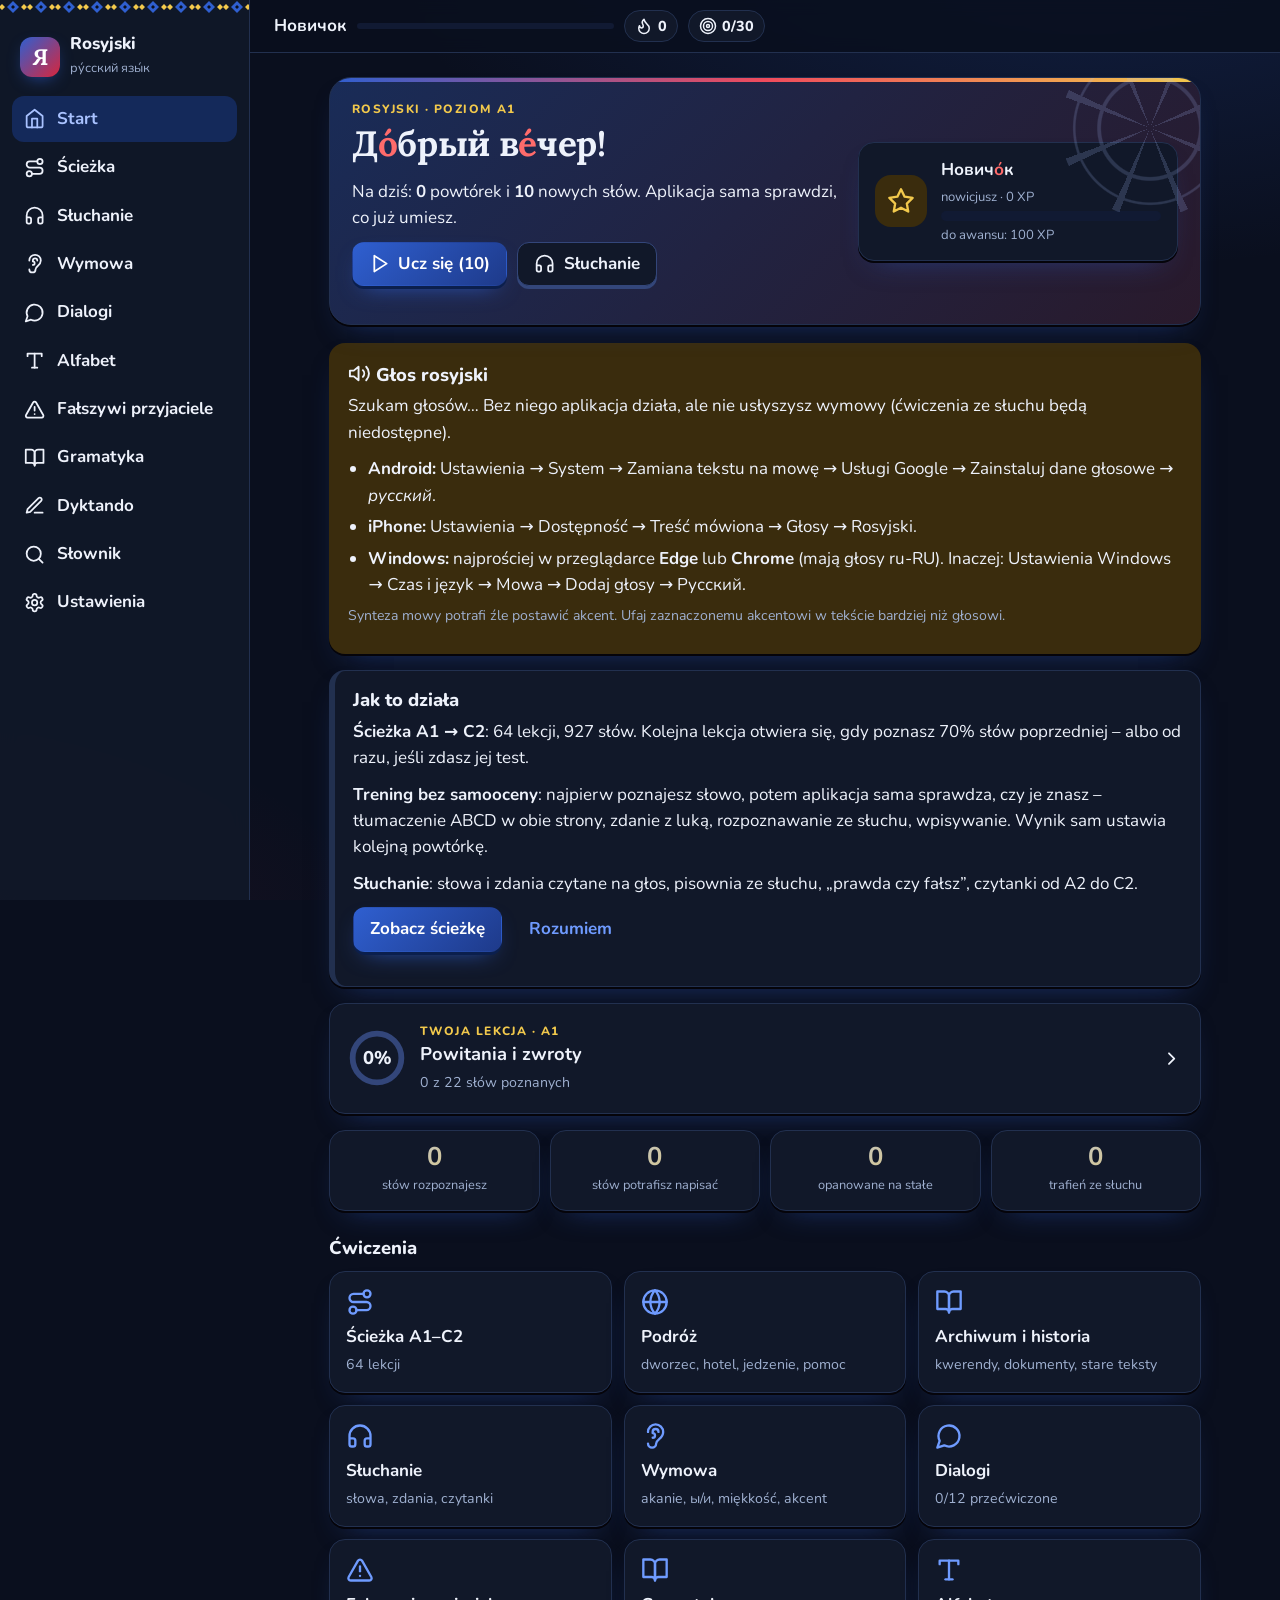
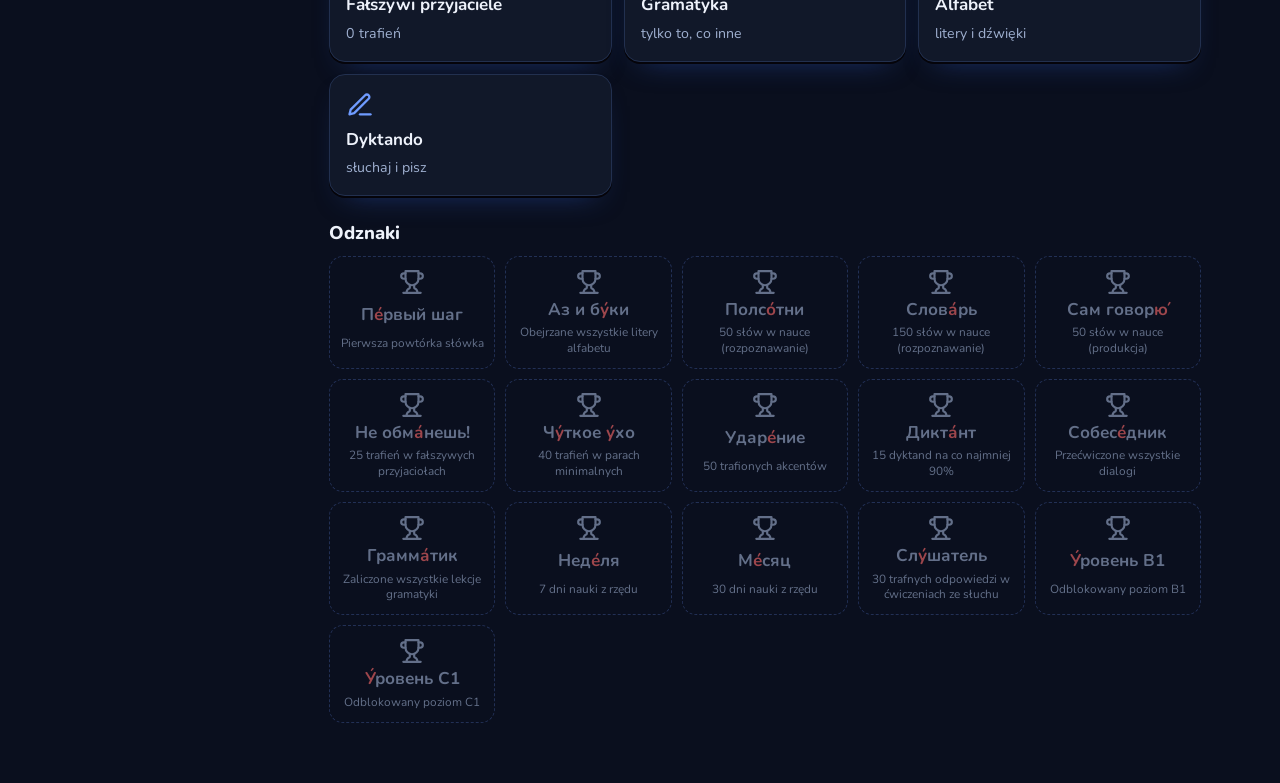
<file: docs/index.html>
<!doctype html>
<html lang="pl">
<head>
<meta charset="utf-8">
<meta name="viewport" content="width=device-width, initial-scale=1, viewport-fit=cover">
<title>Rosyjski</title>
<meta name="description" content="Nauka języka rosyjskiego dla osób polskojęzycznych: ścieżka A1–C2, słownictwo z akcentem i powtórkami, słuchanie, fałszywi przyjaciele, wymowa, dialogi, gramatyka kontrastowa.">
<meta name="theme-color" content="#0a0f1e">
<meta name="apple-mobile-web-app-capable" content="yes">
<meta name="mobile-web-app-capable" content="yes">
<meta name="apple-mobile-web-app-status-bar-style" content="default">
<meta name="apple-mobile-web-app-title" content="Rosyjski">
<link rel="manifest" href="manifest.webmanifest">
<link rel="apple-touch-icon" href="apple-touch-icon.png">
<link rel="preconnect" href="https://fonts.googleapis.com">
<link rel="preconnect" href="https://fonts.gstatic.com" crossorigin>
<link rel="stylesheet" href="https://fonts.googleapis.com/css2?family=Lora:ital,wght@0,400;0,500;0,700;1,400&family=Nunito:wght@400;600;700;800&display=swap">
<link rel="icon" href="data:image/svg+xml,%3Csvg xmlns='http://www.w3.org/2000/svg' viewBox='0 0 32 32'%3E%3Crect width='32' height='32' rx='8' fill='%231e3a8a'/%3E%3Crect y='26' width='32' height='6' fill='%23d7263d'/%3E%3Ctext x='16' y='21' font-family='Georgia' font-size='18' font-weight='700' fill='white' text-anchor='middle'%3E%D0%AF%3C/text%3E%3C/svg%3E">
<style>
/* ============================================================
   UKRAIŃSKI DLA POLAKA – system wizualny
   Paleta: kobalt i pszeniczne złoto, akcent czerwieni haftu (вишива́нка).
   Czcionki: Nunito (interfejs) + Lora (ukraińskie słowa) – obie z cyrylicą.
   ============================================================ */
/* Motyw czarno-fioletowy (domyślny) – tokeny w stylu shadcn: tła zinc/violet, akcent fioletowy, kontrast tekstu ≥ 4.5:1 */
:root, :root[data-theme="dark"] {
  --bg: #0a0f1e; --bg2: #111a33; --surface: #111829; --surface2: #172138; --ink: #eef2fb; --muted: #9fb0d0; --line: #22304f; --line2: #33467a;
  --primary: #6f9bff; --primary-d: #a9c2ff; --primary-soft: #14295a; --on-primary: #07122b; --fill: #2f5fd0;
  --gold: #f2c94c; --gold-l: #f2c94c; --gold-soft: #3a2c0d;
  --red: #ef4b5c; --red-soft: #3a1219;
  --ok: #4ade80; --ok-soft: #10291c; --bad: #fb7185; --bad-soft: #3a1420; --mid: #fbbf24; --mid-soft: #3a2c0d;
  --st: #ff6b6b;
  --glow: radial-gradient(1200px 600px at 85% -10%, rgba(47, 95, 208, .22), transparent 60%), radial-gradient(900px 500px at -10% 110%, rgba(215, 38, 61, .12), transparent 60%);
  --sans: 'Nunito', 'Segoe UI', system-ui, -apple-system, Roboto, sans-serif;
  --serif: 'Lora', Georgia, 'Times New Roman', serif;
  --clay: 0 2px 0 #05040a, 0 14px 30px -18px rgba(47, 95, 208, .55);
  --r: 16px;
  color-scheme: dark;
}
:root[data-theme="light"] {
  --bg: #f4f7fc; --bg2: #e6edf9; --surface: #ffffff; --surface2: #f8f6fd; --ink: #0f1a33; --muted: #4d5b78; --line: #dbe3f2; --line2: #c4d1ea;
  --primary: #1d4ed8; --primary-d: #1e3a8a; --primary-soft: #eef2fb; --on-primary: #ffffff; --fill: #1d4ed8;
  --gold: #1e3a8a; --gold-l: #d7263d; --gold-soft: #fef3c7;
  --red: #c8102e; --red-soft: #fde4e7;
  --ok: #15803d; --ok-soft: #dcfce7; --bad: #be123c; --bad-soft: #ffe4e6; --mid: #a16207; --mid-soft: #fef3c7;
  --st: #c8102e;
  --glow: radial-gradient(1200px 600px at 85% -10%, rgba(47, 95, 208, .10), transparent 60%);
  --clay: 0 2px 0 var(--line2), 0 12px 26px -18px rgba(30, 58, 138, .35);
  color-scheme: light;
}
* { box-sizing: border-box; }
html { -webkit-text-size-adjust: 100%; }
html, body { margin: 0; }
body { background: var(--bg); color: var(--ink); font: 17px/1.55 var(--sans); -webkit-font-smoothing: antialiased; overflow-x: hidden; }
a { color: var(--primary); text-underline-offset: 2px; }
button, input, select { font: inherit; color: inherit; }
h1, h2, h3 { line-height: 1.2; margin: 0 0 .4em; }
h1 { font-size: 1.7rem; font-weight: 800; letter-spacing: -.01em; }
h2 { font-size: 1.15rem; font-weight: 800; }
p { margin: 0 0 .6em; }
.ic { width: 1.25em; height: 1.25em; fill: none; stroke: currentColor; stroke-width: 2; stroke-linecap: round; stroke-linejoin: round; flex: none; vertical-align: -.22em; }
[lang="uk"], .ua { font-family: var(--serif); }
.st { color: var(--st); font-weight: 700; }
.muted { color: var(--muted); }
.small { font-size: .88rem; }
.center { text-align: center; justify-content: center; }
kbd { font: 600 .7rem var(--sans); border: 1px solid var(--line2); border-radius: 5px; padding: 0 .35em; color: var(--muted); margin-left: .4em; }
@media (hover: none) { kbd { display: none; } }

/* ---------- Szkielet ---------- */
.app { display: flex; min-height: 100vh; }
.side { width: 250px; flex: none; position: sticky; top: 0; height: 100vh; overflow-y: auto; background: var(--surface); border-right: 1px solid var(--line); padding: 0 12px 20px; }
.side::before { content: ''; display: block; height: 14px; margin: 0 -12px 14px; background: var(--emb) repeat-x center / auto 14px; }
.brand { display: flex; gap: 10px; align-items: center; padding: 6px 8px 16px; text-decoration: none; color: var(--ink); }
.brand .ini { width: 40px; height: 40px; border-radius: 12px; background: var(--primary); color: #fff; display: grid; place-items: center; font: 700 1.4rem var(--serif); box-shadow: inset 0 -5px 0 var(--gold-l); }
.brand b { display: block; font-weight: 800; line-height: 1.15; }
.brand small { color: var(--muted); font-size: .8rem; }
.nav a { display: flex; gap: 12px; align-items: center; padding: 10px 12px; border-radius: 12px; text-decoration: none; color: var(--ink); font-weight: 700; margin-bottom: 2px; }
.nav a:hover { background: var(--surface2); }
.nav a.on { background: var(--primary-soft); color: var(--primary-d); }
.col { flex: 1; min-width: 0; }
.status { position: sticky; top: 0; z-index: 20; display: flex; gap: 10px; align-items: center; padding: 10px 24px; background: color-mix(in srgb, var(--bg) 88%, transparent); backdrop-filter: blur(8px); border-bottom: 1px solid var(--line); }
.status .lv { display: flex; align-items: center; gap: 10px; text-decoration: none; color: var(--ink); flex: 1; max-width: 340px; min-width: 0; }
.status .lvn { font-weight: 700; white-space: nowrap; }
.status .bar { flex: 1; }
.pill { display: inline-flex; gap: 5px; align-items: center; padding: 4px 10px; border-radius: 99px; background: var(--surface); border: 1px solid var(--line); font-weight: 800; font-size: .9rem; white-space: nowrap; }
.pill.hot { color: var(--red); }
.pill.goal.done { background: var(--ok-soft); color: var(--ok); border-color: transparent; }
.main { max-width: 920px; margin: 0 auto; padding: 24px 24px 60px; }
.bottomnav { display: none; }
@media (max-width: 860px) {
  .side { display: none; }
  .status { padding: 8px 16px; }
  .main { padding: 16px 16px calc(96px + env(safe-area-inset-bottom)); }
  .bottomnav { display: flex; position: fixed; left: 0; right: 0; bottom: 0; z-index: 30; background: var(--surface); border-top: 1px solid var(--line); padding: 6px 4px calc(6px + env(safe-area-inset-bottom)); }
  .bottomnav a { flex: 1; display: flex; flex-direction: column; align-items: center; gap: 2px; padding: 6px 2px; text-decoration: none; color: var(--muted); font-size: .72rem; font-weight: 700; border-radius: 12px; min-height: 48px; }
  .bottomnav a .ic { width: 24px; height: 24px; }
  .bottomnav a.on { color: var(--primary); background: var(--primary-soft); }
  h1 { font-size: 1.45rem; }
}

/* ---------- Elementy ---------- */
.card { background: var(--surface); border: 1px solid var(--line); border-radius: var(--r); box-shadow: var(--clay); padding: 18px; margin-bottom: 16px; }
.card.note { background: var(--surface2); }
.card.warn { background: var(--gold-soft); border-color: transparent; }
.card.warn ul { padding-left: 1.2em; margin: .4em 0; }
.card.warn li { margin-bottom: .3em; }
.btn { display: inline-flex; align-items: center; justify-content: center; gap: 8px; min-height: 44px; padding: 8px 16px; border-radius: 12px; border: 1px solid var(--line2); background: var(--surface); color: var(--ink); font-weight: 700; text-decoration: none; cursor: pointer; box-shadow: 0 3px 0 var(--line2); transition: transform .08s, box-shadow .08s, background .15s; }
.btn:hover { background: var(--surface2); }
.btn:active { transform: translateY(2px); box-shadow: 0 1px 0 var(--line2); }
.btn:disabled { opacity: .55; cursor: default; }
.btn.primary { background: var(--primary); border-color: var(--primary-d); color: #fff; box-shadow: 0 3px 0 var(--primary-d); }
.btn.primary:hover { filter: brightness(1.07); }
:root[data-theme="dark"] .btn.primary { color: #0d1526; }
@media (prefers-color-scheme: dark) { :root:not([data-theme="light"]) .btn.primary { color: #0d1526; } }
.btn.ghost { background: transparent; box-shadow: none; border-color: transparent; color: var(--primary); }
.btn.danger { color: var(--bad); }
.btn.block { display: flex; width: 100%; }
.row { display: flex; flex-wrap: wrap; gap: 10px; align-items: center; margin: 10px 0 16px; }
.bar { height: 10px; border-radius: 99px; background: var(--bg2); overflow: hidden; }
.bar i { display: block; height: 100%; background: var(--primary); border-radius: 99px; transition: width .4s; }
.bar.gold i { background: var(--gold-l); }
.bar.thin { height: 6px; }
.tag { display: inline-flex; align-items: center; gap: 4px; font-size: .75rem; font-weight: 800; padding: 2px 9px; border-radius: 99px; background: var(--surface2); color: var(--muted); white-space: nowrap; }
.tag .ic { width: 1em; height: 1em; }
.sim-t { background: var(--ok-soft); color: var(--ok); }
.sim-p { background: var(--primary-soft); color: var(--primary-d); }
.sim-f { background: var(--red-soft); color: var(--red); }
.sim-o { background: var(--gold-soft); color: var(--gold); }
.say { display: inline-grid; place-items: center; width: 40px; height: 40px; border-radius: 50%; border: 1px solid var(--line2); background: var(--primary-soft); color: var(--primary-d); cursor: pointer; vertical-align: middle; flex: none; position: relative; }
.say.slow { width: auto; padding: 0 10px; border-radius: 99px; gap: 4px; display: inline-flex; align-items: center; }
.say.slow small { font-weight: 800; font-size: .72rem; }
.say.speaking, .say-chip.speaking { animation: pulse 1s infinite; }
@keyframes pulse { 50% { box-shadow: 0 0 0 6px color-mix(in srgb, var(--primary) 25%, transparent); } }
.chip { display: inline-flex; align-items: center; gap: 6px; padding: 6px 12px; border-radius: 99px; border: 1px solid var(--line2); background: var(--surface); text-decoration: none; color: var(--ink); font-weight: 700; font-size: .9rem; cursor: pointer; min-height: 40px; }
.chip.on { background: var(--primary); color: #fff; border-color: var(--primary-d); }
.chips { display: flex; gap: 8px; flex-wrap: wrap; margin-bottom: 16px; }
.tr { display: block; font: italic .9rem var(--sans); color: var(--muted); }
.sec { margin: 26px 0 12px; }
.phead { margin-bottom: 18px; }
.phead .lead { color: var(--muted); max-width: 64ch; }
.backl { display: inline-flex; align-items: center; gap: 4px; text-decoration: none; font-weight: 700; margin-bottom: 8px; min-height: 40px; }

/* ---------- Start ---------- */
.hero { display: grid; grid-template-columns: 1fr 320px; gap: 18px; align-items: center; margin-bottom: 18px; }
.kicker { text-transform: uppercase; letter-spacing: .12em; font-size: .75rem; font-weight: 800; color: var(--red); margin-bottom: .3em; }
.hero h1 { font-family: var(--serif); font-size: 2.2rem; }
.lvcard { display: flex; gap: 14px; align-items: center; background: var(--surface); border: 1px solid var(--line); border-radius: var(--r); box-shadow: var(--clay); padding: 14px 16px; }
.lvcard > div { flex: 1; display: grid; gap: 4px; }
.lvcard small { color: var(--muted); font-size: .82rem; }
.lvbadge { width: 52px; height: 52px; border-radius: 16px; background: var(--gold-soft); color: var(--gold); display: grid; place-items: center; flex: none; }
.lvbadge .ic { width: 28px; height: 28px; }
.intro { border-left: 6px solid var(--gold-l); }
.duo { display: grid; grid-template-columns: 1fr 1fr; gap: 16px; }
.dir { display: grid; gap: 10px; margin: 0; }
.dirh { display: flex; justify-content: space-between; align-items: baseline; }
.dirh h2 { margin: 0; }
.arrow { font-size: .8rem; font-weight: 800; color: var(--muted); background: var(--surface2); border-radius: 99px; padding: 2px 10px; }
.nums { display: grid; grid-template-columns: repeat(3, 1fr); gap: 8px; text-align: center; }
.nums b { display: block; font-size: 1.6rem; line-height: 1.1; }
.nums small { color: var(--muted); font-size: .78rem; }
.tiles { display: grid; grid-template-columns: repeat(3, 1fr); gap: 12px; }
.tile { display: grid; gap: 4px; padding: 16px; background: var(--surface); border: 1px solid var(--line); border-radius: var(--r); box-shadow: var(--clay); text-decoration: none; color: var(--ink); transition: transform .12s; }
.tile:hover { transform: translateY(-2px); }
.tile .ic { width: 28px; height: 28px; color: var(--primary); margin-bottom: 4px; }
.tile small { color: var(--muted); }
.badges { display: grid; grid-template-columns: repeat(auto-fill, minmax(150px, 1fr)); gap: 10px; }
.bdg { display: grid; gap: 2px; justify-items: center; text-align: center; padding: 12px 8px; border-radius: 14px; border: 1px dashed var(--line2); color: var(--muted); opacity: .6; }
.bdg .ic { width: 26px; height: 26px; }
.bdg small { font-size: .74rem; line-height: 1.3; }
.bdg.got { opacity: 1; border: 1px solid transparent; background: var(--gold-soft); color: var(--ink); }
.bdg.got .ic { color: var(--gold); }
@media (max-width: 860px) {
  .hero { grid-template-columns: 1fr; }
  .hero h1 { font-size: 1.8rem; }
  .duo { grid-template-columns: 1fr; }
  .tiles { grid-template-columns: 1fr 1fr; }
}

/* ---------- Słówka ---------- */
.topics { display: grid; grid-template-columns: repeat(auto-fill, minmax(220px, 1fr)); gap: 12px; }
.topic { display: grid; gap: 6px; text-decoration: none; color: var(--ink); margin: 0; }
.topic small { color: var(--muted); }
.tb { display: grid; grid-template-columns: 44px 1fr; align-items: center; gap: 8px; font-size: .75rem; color: var(--muted); }
.sessbar { display: flex; align-items: center; gap: 12px; margin-bottom: 14px; font-weight: 800; color: var(--muted); font-size: .9rem; }
.sessbar .bar { flex: 1; }
.fc { text-align: center; position: relative; padding: 26px 18px; }
.fc .meta { color: var(--muted); font-size: .85rem; font-weight: 700; margin-bottom: 8px; }
.newtag { position: absolute; top: 12px; right: 12px; font-size: .72rem; font-weight: 800; background: var(--gold-soft); color: var(--gold); padding: 2px 10px; border-radius: 99px; }
.big { font-size: 2.3rem; line-height: 1.25; margin: 6px 0; }
.big .ua { font-size: inherit; }
.big .tr { font-size: 1rem; margin-top: 4px; }
.big.pl { font-family: var(--sans); font-weight: 800; font-size: 1.7rem; }
.bigish { font-size: 1.45rem; }
.sayrow { display: flex; justify-content: center; gap: 8px; margin: 8px 0; }
.back { margin-top: 14px; padding-top: 14px; border-top: 1px dashed var(--line2); display: grid; gap: 8px; justify-items: center; }
.back .pl { font-size: 1.35rem; font-weight: 800; }
.forms { color: var(--muted); font-size: 1rem; }
.tags { display: flex; gap: 6px; flex-wrap: wrap; justify-content: center; }
.ex { background: var(--surface2); border-radius: 12px; padding: 10px 14px; width: 100%; }
.ex p { margin: 0 0 4px; }
.ex p[lang] { font-size: 1.12rem; }
.actions { margin-top: 4px; }
.actions.sticky { position: sticky; bottom: calc(80px + env(safe-area-inset-bottom)); z-index: 5; }
@media (min-width: 861px) { .actions.sticky { bottom: 16px; } }
.grades { display: grid; grid-template-columns: repeat(auto-fit, minmax(110px, 1fr)); gap: 8px; }
.grades .btn { flex-direction: column; gap: 0; min-height: 60px; }
.grades .btn small { font-weight: 600; color: var(--muted); font-size: .76rem; }
.grades .btn kbd { position: absolute; display: none; }
.grades .g1 { border-color: var(--bad); color: var(--bad); }
.grades .g3 { color: var(--mid); }
.grades .g4 { border-color: var(--primary); color: var(--primary-d); }
.grades .g5 { color: var(--ok); }
.ansrow { display: flex; gap: 8px; margin: 16px 0 10px; }
.answer { flex: 1; min-width: 0; min-height: 52px; padding: 10px 14px; border-radius: 12px; border: 2px solid var(--line2); background: var(--surface2); font: 1.35rem var(--serif); }
.answer:focus { outline: none; border-color: var(--primary); }
.verdict { padding: 8px 12px; border-radius: 12px; margin: 6px 0 8px; display: inline-block; }
.verdict.ok { background: var(--ok-soft); } .verdict.bad { background: var(--bad-soft); } .verdict.typo, .verdict.half { background: var(--mid-soft); }
.okc { color: var(--ok); } .badc { color: var(--bad); } .mid { color: var(--mid); }

/* klawiatura ekranowa */
.kb { display: grid; gap: 6px; margin: 6px auto 0; max-width: 620px; user-select: none; -webkit-user-select: none; }
.kb-row { display: flex; gap: 4px; justify-content: center; }
.key { flex: 1; max-width: 50px; min-height: 46px; padding: 0; border-radius: 9px; border: 1px solid var(--line2); background: var(--surface); box-shadow: 0 2px 0 var(--line2); font: 1.15rem var(--serif); cursor: pointer; touch-action: manipulation; }
.key:active { transform: translateY(2px); box-shadow: none; background: var(--primary-soft); }
.key.wide { max-width: 90px; flex: 1.6; font-family: var(--sans); font-weight: 800; font-size: 1rem; }
.key.space { max-width: 300px; flex: 5; font-family: var(--sans); font-size: .85rem; color: var(--muted); }
.key.ent { background: var(--primary); color: #fff; border-color: var(--primary-d); }
@media (max-width: 420px) { .kb-row { gap: 3px; } .key { min-height: 44px; font-size: 1.05rem; border-radius: 7px; } }

/* test wejściowy */
.tgrid { display: grid; grid-template-columns: repeat(auto-fill, minmax(150px, 1fr)); gap: 8px; margin-bottom: 16px; }
.tw { display: grid; gap: 2px; padding: 12px; border-radius: 12px; border: 1px solid var(--line2); background: var(--surface); cursor: pointer; text-align: left; min-height: 56px; }
.tw .ua { font-size: 1.2rem; }
.tw small { display: none; color: var(--ok); font-weight: 700; }
.tw.on { background: var(--ok-soft); border-color: var(--ok); }
.tw.on small { display: block; }

/* słownik */
.filters { display: grid; grid-template-columns: 2fr 1fr 1fr; gap: 8px; margin-bottom: 14px; }
.filters input, .filters select, .form input, .form select { min-height: 44px; padding: 8px 12px; border-radius: 12px; border: 1px solid var(--line2); background: var(--surface); }
@media (max-width: 640px) { .filters { grid-template-columns: 1fr 1fr; } .filters input { grid-column: 1 / -1; } }
.wlist { display: grid; gap: 8px; }
.wrow { display: flex; gap: 12px; align-items: flex-start; background: var(--surface); border: 1px solid var(--line); border-radius: 14px; padding: 10px 12px; }
.wmain { flex: 1; min-width: 0; }
.wmain .ua { font-size: 1.2rem; }
.wmain .pl { font-weight: 700; }
.wmain .forms { font-size: .9rem; }
.wside { display: grid; justify-items: end; gap: 6px; }
.dots { display: flex; gap: 4px; }
.dots i { width: 10px; height: 10px; border-radius: 50%; background: var(--bg2); border: 1px solid var(--line2); }
.dots i.l { background: var(--gold-l); } .dots i.k { background: var(--ok); }
@media (max-width: 520px) { .wside .tag { display: none; } }

/* fałszywi przyjaciele */
.ff { display: grid; grid-template-columns: repeat(auto-fill, minmax(260px, 1fr)); gap: 12px; }
.ffc { margin: 0; }
.ffh { display: flex; gap: 10px; align-items: center; margin-bottom: 6px; }
.ffh .tr { display: inline; margin-left: 6px; }
.eq { color: var(--ok); margin: 0; }
.neq { color: var(--red); }
.opts { display: grid; gap: 10px; margin: 10px 0; }
.opts.two { grid-template-columns: 1fr 1fr; }
.opt { min-height: 54px; flex-direction: column; gap: 0; }
.opt small { color: var(--muted); font-weight: 600; }
.opt.right { background: var(--ok-soft); border-color: var(--ok); color: var(--ok); opacity: 1; }
.opt.wrong { background: var(--bad-soft); border-color: var(--bad); color: var(--bad); opacity: 1; }

/* wymowa */
.rules { display: grid; gap: 12px; }
.rule { margin: 0; }
.exs { display: flex; gap: 8px; flex-wrap: wrap; }
.say-chip .ua, .say-chip span { font-size: 1.1rem; }
.big-say { min-height: 56px; font-size: 1.1rem; }
.letters { display: flex; justify-content: center; gap: 2px; flex-wrap: wrap; margin-top: 10px; }
.lt { font: 2.3rem/1.3 var(--serif); padding: 2px 3px; }
.lt.v { min-width: 48px; min-height: 60px; border-radius: 12px; border: 2px dashed var(--line2); background: var(--surface2); cursor: pointer; }
.lt.v:hover { border-color: var(--primary); }
.lt.v.right { background: var(--ok-soft); border: 2px solid var(--ok); color: var(--ok); }
.lt.v.wrong { background: var(--bad-soft); border: 2px solid var(--bad); color: var(--bad); }
.gap { color: var(--primary); border-bottom: 3px solid var(--primary); padding: 0 .1em; }

/* dialogi */
.dlist { display: grid; gap: 10px; }
.dl { display: flex; gap: 14px; align-items: center; text-decoration: none; color: var(--ink); margin: 0; }
.dl > .ic { width: 26px; height: 26px; color: var(--primary); }
.dl > div { flex: 1; display: grid; }
.dl small { color: var(--muted); }
.num { width: 34px; height: 34px; border-radius: 10px; background: var(--primary-soft); color: var(--primary-d); display: grid; place-items: center; font-weight: 800; flex: none; }
.dctl { display: flex; flex-wrap: wrap; gap: 8px; align-items: center; margin-bottom: 10px; }
.chatlog { display: grid; gap: 10px; margin: 16px 0; }
.bub { max-width: 82%; padding: 10px 14px 8px; border-radius: 18px; background: var(--surface); border: 1px solid var(--line); box-shadow: var(--clay); transition: box-shadow .2s, transform .2s; }
.bub.r0 { justify-self: start; border-bottom-left-radius: 6px; }
.bub.r1 { justify-self: end; border-bottom-right-radius: 6px; background: var(--primary-soft); }
.bub.now { box-shadow: 0 0 0 3px var(--gold-l); transform: scale(1.01); }
.who { font-size: .78rem; font-weight: 800; color: var(--red); }
.utt { font-size: 1.2rem; line-height: 1.4; }
.plt { color: var(--muted); font-size: .92rem; margin-top: 2px; }
.reveal { border: 1px dashed var(--line2); background: transparent; border-radius: 10px; padding: 4px 12px; color: var(--muted); cursor: pointer; font: 700 .9rem var(--sans); }
.tools { display: flex; gap: 4px; flex-wrap: wrap; margin-top: 6px; }
.tb1 { display: inline-flex; gap: 4px; align-items: center; border: 1px solid var(--line2); background: var(--surface); border-radius: 99px; min-height: 36px; padding: 0 10px; cursor: pointer; color: var(--primary-d); }
.tb1 small { font-weight: 800; font-size: .72rem; }
.tb1.rec { background: var(--red); color: #fff; border-color: var(--red); animation: pulse 1s infinite; }
.srres { font-size: .88rem; margin-top: 4px; }
.yourturn { border: 2px solid var(--gold-l); }
@media (max-width: 520px) { .bub { max-width: 94%; } }

/* dyktando */
.dict { font-size: 1.3rem; line-height: 1.6; }
.okw { color: var(--ok); }
.badw { color: var(--bad); text-decoration: underline wavy; text-underline-offset: 4px; }

/* gramatyka */
.lesson p { max-width: 70ch; }
.tbl { border-collapse: collapse; margin: 8px 0 14px; width: 100%; }
.tbl td { border-bottom: 1px solid var(--line); padding: 8px 10px; vertical-align: top; }
.tbl td[lang] { font-size: 1.12rem; }
.tbl b { color: var(--red); }
.qz { margin-bottom: 12px; }
.qz .opts { grid-template-columns: 1fr; }
.qz .opt { align-items: flex-start; text-align: left; font-family: var(--serif); font-size: 1.1rem; font-weight: 500; }
.empty { text-align: center; padding: 30px 18px; }
.empty .row { justify-content: center; }

/* alfabet */
.abc { display: grid; grid-template-columns: repeat(auto-fill, minmax(78px, 1fr)); gap: 8px; }
.lt-tile { position: relative; display: grid; gap: 0; justify-items: center; padding: 10px 4px; border-radius: 14px; border: 1px solid var(--line2); background: var(--surface); box-shadow: 0 3px 0 var(--line2); cursor: pointer; min-height: 72px; }
.lt-tile b { font: 1.5rem var(--serif); }
.lt-tile small { color: var(--muted); font-size: .78rem; }
.lt-tile.seen { background: var(--surface2); }
.lt-tile.on { border-color: var(--primary); background: var(--primary-soft); }
.lt-tile .dot { position: absolute; top: 7px; right: 8px; width: 8px; height: 8px; border-radius: 50%; background: var(--red); }
.letter { display: flex; gap: 20px; align-items: center; }
.lbig { font: 4rem/1 var(--serif); color: var(--primary); min-width: 110px; text-align: center; }
.ipa { color: var(--muted); }
.exw { display: flex; gap: 10px; align-items: center; flex-wrap: wrap; }
.exw .tr { display: inline; }
@media (max-width: 520px) { .letter { flex-direction: column; text-align: center; } .exw { justify-content: center; } }

/* ustawienia */
.form { display: grid; gap: 12px; }
.form label { display: flex; justify-content: space-between; gap: 12px; align-items: center; flex-wrap: wrap; font-weight: 700; }
.form input[type=number] { width: 100px; }
.sw { display: flex; gap: 10px; align-items: center; font-weight: 700; cursor: pointer; min-height: 40px; }
.form .sw { justify-content: flex-start; }
.sw input { width: 20px; height: 20px; accent-color: var(--primary); }

/* toasty, konfetti */
#toasts { position: fixed; top: 64px; right: 16px; z-index: 100; display: grid; gap: 8px; pointer-events: none; }
.toast { background: var(--surface); border: 1px solid var(--line); border-left: 6px solid var(--primary); border-radius: 12px; padding: 10px 14px; box-shadow: var(--clay); display: grid; min-width: 220px; animation: tin .3s; }
.toast span { color: var(--muted); font-size: .88rem; }
.toast.badge, .toast.level { border-left-color: var(--gold-l); }
.toast.goal { border-left-color: var(--ok); }
.toast.out { opacity: 0; transform: translateX(20px); transition: .4s; }
@keyframes tin { from { opacity: 0; transform: translateY(-10px); } }
.confetti { position: fixed; inset: 0; pointer-events: none; z-index: 99; }
@media (max-width: 860px) { #toasts { left: 16px; right: 16px; top: 56px; } }
@media (prefers-reduced-motion: reduce) { *, *::before, *::after { animation: none !important; transition: none !important; } }
:focus-visible { outline: 3px solid var(--gold-l); outline-offset: 2px; }

/* pas haftu (вишивка) */
:root { --emb: url("data:image/svg+xml,%3Csvg xmlns='http://www.w3.org/2000/svg' width='28' height='14' viewBox='0 0 28 14'%3E%3Cpath d='M14 1l6 6-6 6-6-6z' fill='%232f5fd0'/%3E%3Cpath d='M14 5l2 2-2 2-2-2z' fill='%230a0f1e'/%3E%3Cpath d='M0 7l3-3 3 3-3 3zM22 7l3-3 3 3-3 3z' fill='%23f2c94c'/%3E%3C/svg%3E"); }

/* ============================================================
   Czarno-fioletowy: nadpisania i nowe elementy (ścieżka, trening, słuchanie)
   ============================================================ */
body { background: var(--glow), var(--bg); background-attachment: fixed; }
.side, .bottomnav { background: color-mix(in srgb, var(--surface) 92%, transparent); backdrop-filter: blur(10px); }
.brand .ini { background: linear-gradient(135deg, #2f5fd0, #d7263d); box-shadow: 0 6px 18px -8px #2f5fd0; color: #fff; }
.btn.primary, :root[data-theme="dark"] .btn.primary { background: linear-gradient(135deg, var(--fill), #1e3a8a); border-color: transparent; color: #fff; box-shadow: 0 3px 0 #0b1f4d, 0 10px 24px -12px #2f5fd0; }
:root[data-theme="light"] .btn.primary { box-shadow: 0 3px 0 #0b1f4d; }
.chip.on { background: var(--fill); color: #fff; border-color: var(--fill); }
.key.ent { background: var(--fill); color: #fff; border-color: var(--fill); }
.bar i { background: linear-gradient(90deg, #2f5fd0, #d7263d); }
.hero { background: linear-gradient(135deg, rgba(47, 95, 208, .28), rgba(215, 38, 61, .12)), var(--surface); border: 1px solid var(--line); border-radius: 22px; padding: 22px; box-shadow: var(--clay); }
.hero .kicker { color: var(--gold); }
.hero h1 { color: var(--ink); }
.nav a.on, .bottomnav a.on { background: var(--primary-soft); color: var(--primary-d); }
.card, .tile, .lvcard, .wrow, .tw, .bub, .lt-tile { border-color: var(--line); }
.tile:hover, .unode:hover:not(.lock) { box-shadow: 0 0 0 1px var(--primary), var(--clay); }
.say { background: var(--primary-soft); color: var(--primary-d); border-color: var(--line2); }
a { color: var(--primary-d); }
.st { color: var(--st); }

/* ścieżka */
.lvl { background: var(--surface); border: 1px solid var(--line); border-radius: 20px; padding: 16px; margin-bottom: 16px; box-shadow: var(--clay); }
.lvl.locked { opacity: .72; }
.lvlh { display: flex; gap: 12px; align-items: center; margin-bottom: 10px; }
.lvlh b { display: block; font-size: 1.05rem; }
.lvlh small { color: var(--muted); }
.lvtag { display: inline-grid; place-items: center; min-width: 46px; height: 32px; padding: 0 8px; border-radius: 10px; font: 800 .95rem var(--sans); color: #fff; vertical-align: middle; }
.lv-A1 { background: #0b1f4d; } .lv-A2 { background: #1e3a8a; } .lv-B1 { background: #1d4ed8; } .lv-B2 { background: #2f5fd0; } .lv-C1 { background: #b91c1c; } .lv-C2 { background: linear-gradient(135deg, #1e3a8a, #e9b949); }
.units { display: grid; grid-template-columns: repeat(auto-fill, minmax(150px, 1fr)); gap: 10px; margin-top: 12px; }
.unode { display: grid; justify-items: center; text-align: center; gap: 4px; padding: 14px 8px; border-radius: 16px; background: var(--surface2); border: 1px solid var(--line); text-decoration: none; color: var(--ink); transition: transform .15s; }
.unode:hover:not(.lock) { transform: translateY(-2px); }
.unode .uname { font-weight: 800; line-height: 1.2; font-size: .95rem; }
.unode small { color: var(--muted); font-size: .78rem; }
.unode.lock { opacity: .55; }
.unode.cur { border-color: var(--primary); box-shadow: 0 0 0 2px rgba(111, 155, 255, .35), 0 0 24px -6px #2f5fd0; }
.unode.done .rfg { stroke: var(--ok); }
.unode.text { border-style: dashed; }
.ring { position: relative; width: 58px; height: 58px; display: grid; place-items: center; flex: none; }
.ring svg { position: absolute; inset: 0; width: 100%; height: 100%; transform: rotate(-90deg); }
.ring .rbg { fill: none; stroke: var(--line2); stroke-width: 5; }
.ring .rfg { fill: none; stroke: url(#none); stroke: var(--gold-l); stroke-width: 5; stroke-linecap: round; transition: stroke-dashoffset .6s; }
.ring b { position: relative; font-size: .78rem; font-weight: 800; }
.ring.lockic { border-radius: 50%; background: var(--surface); border: 1px solid var(--line2); color: var(--muted); }
.ring.lockic .ic { width: 24px; height: 24px; }
.nextunit { display: flex; gap: 14px; align-items: center; text-decoration: none; color: var(--ink); }
.nextunit > div { flex: 1; } .nextunit b { display: block; font-size: 1.15rem; } .nextunit small { color: var(--muted); }
.nextunit .kicker { color: var(--gold); margin: 0; }
.unithead { display: flex; gap: 16px; align-items: center; flex-wrap: wrap; }
.unithead .row { margin: 0; flex: 1; }
.kpis { display: grid; grid-template-columns: repeat(4, 1fr); gap: 10px; margin-bottom: 8px; }
.kpi { background: var(--surface); border: 1px solid var(--line); border-radius: var(--r); padding: 12px; text-align: center; box-shadow: var(--clay); }
.kpi b { display: block; font-size: 1.6rem; line-height: 1.1; background: linear-gradient(135deg, var(--primary-d), var(--gold-l)); -webkit-background-clip: text; background-clip: text; color: transparent; }
.kpi small { color: var(--muted); font-size: .8rem; }
@media (max-width: 640px) { .kpis { grid-template-columns: repeat(2, 1fr); } }

/* trening i pytania */
.qtitle { font-weight: 800; color: var(--muted); text-transform: uppercase; letter-spacing: .06em; font-size: .78rem; margin-bottom: 8px; }
.opt { justify-content: flex-start; text-align: left; min-height: 54px; gap: 12px; }
.opt kbd { margin: 0; }
.opt .ua { font-size: 1.2rem; }
.opt.right { background: var(--ok-soft); border-color: var(--ok); color: var(--ink); opacity: 1; }
.opt.wrong { background: var(--bad-soft); border-color: var(--bad); color: var(--ink); opacity: 1; animation: shake .35s; }
.opt.pop { animation: pop .35s cubic-bezier(.2, 1.6, .4, 1); }
@keyframes pop { 40% { transform: scale(1.03); } }
@keyframes shake { 20%, 60% { transform: translateX(-6px); } 40%, 80% { transform: translateX(6px); } }
.cloze { font-size: 1.35rem; line-height: 1.5; margin: 8px 0; }
.cloze .gap { display: inline-block; min-width: 4em; border-bottom: 3px solid var(--gold-l); color: var(--gold); text-align: center; margin: 0 .15em; }
.listenbox { display: flex; gap: 12px; justify-content: center; align-items: center; margin: 10px 0; }
.bigplay { width: 92px; height: 92px; border-radius: 50%; border: 0; cursor: pointer; display: grid; place-items: center; color: #fff; background: radial-gradient(circle at 30% 30%, #6f9bff, #2f5fd0 55%, #1e3a8a); box-shadow: 0 0 0 8px rgba(47, 95, 208, .18), 0 14px 30px -10px #2f5fd0; transition: transform .1s; }
.bigplay:active { transform: scale(.96); }
.bigplay .ic { width: 40px; height: 40px; }
.bigplay.speaking { animation: pulse 1s infinite; }
.trq { font-size: 1.15rem; font-weight: 700; margin-top: 10px; }
.reveal { margin-top: 10px; padding: 14px; border-radius: 14px; background: var(--surface2); border: 1px solid var(--line); display: grid; gap: 6px; justify-items: center; text-align: center; }
.reveal .pl { font-weight: 800; font-size: 1.1rem; }
.big.sm { font-size: 1.7rem; }
.introcard .bigpl { font-size: 1.4rem; font-weight: 800; margin: 6px 0; }
.introcard { border: 1px solid var(--primary); box-shadow: 0 0 0 1px rgba(111, 155, 255, .25), 0 0 40px -12px #2f5fd0; }
.verdict { display: block; text-align: center; font-size: 1.05rem; }
.verdict.bad { background: var(--bad-soft); } .verdict.ok { background: var(--ok-soft); }
.sessbar .combo { display: inline-flex; gap: 4px; align-items: center; color: #fb923c; font-weight: 800; animation: pulse 1s infinite; }
.xpfloat { position: fixed; z-index: 120; font-weight: 800; color: var(--gold); pointer-events: none; transform: translate(-50%, 0); animation: floatup 1.1s ease-out forwards; }
@keyframes floatup { to { transform: translate(-50%, -60px); opacity: 0; } }
.readtext { font-size: 1.2rem; line-height: 1.7; }
.qz .opt { min-height: 48px; }
@media (prefers-reduced-motion: reduce) { .bigplay, .sessbar .combo { animation: none; } }
.ring.lockic svg.ic { position: static; transform: none; width: 24px; height: 24px; inset: auto; }
@media (max-width: 520px) { .units { grid-template-columns: repeat(2, minmax(0, 1fr)); } .unode { padding: 12px 6px; } }

/* ============================================================
   Rosyjski: granat i kobalt (gżel), czerwień i złoto (chochłoma)
   ============================================================ */
.lv-A1 { background: #1e3a8a; } .lv-A2 { background: #1d4ed8; } .lv-B1 { background: #2563eb; } .lv-B2 { background: #3158c9; }
.lv-C1 { background: #b91c1c; } .lv-C2 { background: linear-gradient(135deg, #b91c1c, #c48a12); }
.hero { position: relative; overflow: hidden; }
.hero::after { content: ''; position: absolute; right: -40px; top: -40px; width: 180px; height: 180px; border-radius: 50%; pointer-events: none; opacity: .18;
  background: radial-gradient(circle, transparent 38%, currentColor 39%, currentColor 41%, transparent 42%), radial-gradient(circle, transparent 58%, currentColor 59%, currentColor 60%, transparent 61%),
  conic-gradient(from 0deg, transparent 0 20deg, currentColor 20deg 25deg, transparent 25deg 65deg, currentColor 65deg 70deg, transparent 70deg 110deg, currentColor 110deg 115deg, transparent 115deg 155deg, currentColor 155deg 160deg, transparent 160deg 200deg, currentColor 200deg 205deg, transparent 205deg 245deg, currentColor 245deg 250deg, transparent 250deg 290deg, currentColor 290deg 295deg, transparent 295deg 335deg, currentColor 335deg 340deg, transparent 340deg);
  color: var(--primary-d); -webkit-mask: radial-gradient(circle, #000 70%, transparent 71%); mask: radial-gradient(circle, #000 70%, transparent 71%); }
.hero::before { content: ''; position: absolute; left: 0; right: 0; top: 0; height: 4px; background: linear-gradient(90deg, var(--fill), var(--red), var(--gold)); }

/* ścieżki tematyczne */
.lv-TR { background: linear-gradient(135deg, #2f5fd0, #2a9d8f); } .lv-AR { background: linear-gradient(135deg, #7c4a1e, #c48a12); }
.lvtag { padding: 0 10px; }
.tipcard { border-left: 5px solid var(--gold); }
.tipcard ul { margin: .3em 0 0; padding-left: 1.2em; } .tipcard li { margin: .35em 0; }

</style>
</head>
<body>
<div class="app">
  <aside class="side" aria-label="Menu główne">
    <a class="brand" href="#/start"><span class="ini">Я</span><span><b>Rosyjski</b><small>ру́сский язы́к</small></span></a>
    <nav class="nav" id="nav"></nav>
  </aside>
  <div class="col">
    <div class="status" id="status" aria-label="Postęp dnia"></div>
    <main class="main" id="main"></main>
  </div>
</div>
<nav class="bottomnav" id="bnav" aria-label="Nawigacja"></nav>
<div id="toasts" aria-live="polite"></div>
<script>
/* ============================================================
   SŁOWNICTWO A1 (rosyjski)
   W(rosyjski z akcentem, część mowy, polski, formy, podobieństwo, przykład, przykład PL)
   Akcent: znak U+0301 po samogłosce akcentowanej (рука́); ё jest zawsze akcentowane.
   Część mowy: ч/ж/с – rodzaj rzeczownika, мн – tylko l. mnoga, д – czasownik
     (para aspektowa: niedokonany / dokonany), п – przymiotnik, пр – przysłówek,
     ф – zwrot, з – słowo funkcyjne/zaimek.
   Podobieństwo do polskiego: t – przezroczyste, p – podobne z różnicą,
     f – fałszywy przyjaciel, o – zupełnie obce.
   W przykładzie słowo docelowe w {…} (ćwiczenia z luką).
   ============================================================ */
var UA = window.UA || (window.UA = {});
UA.TOPICS = [];
UA.WORDS = [];
(function () {
  var cur;
  function T(id, name) { cur = id; UA.TOPICS.push({ id: id, name: name, level: 'A1' }); }
  function W(ua, pos, pl, forms, sim, ex, exPl) {
    UA.WORDS.push({ ua: ua, pos: pos, pl: pl, forms: forms || '', sim: sim, ex: ex || '', exPl: exPl || '', topic: cur });
  }

  T('a1_privet', 'Powitania i zwroty');
  W('приве́т', 'ф', 'cześć (na powitanie)', '', 'p', '{Приве́т}! Как дела́?', 'Cześć! Co słychać?');
  W('здра́вствуйте', 'ф', 'dzień dobry (grzecznie)', 'pierwsze в się nie wymawia: [здра́ствуйте]', 'p', '{Здра́вствуйте}, А́нна Петро́вна!', 'Dzień dobry, pani Anno!');
  W('до́брое у́тро', 'ф', 'dzień dobry (rano)', '', 'p', '{До́брое у́тро}! Как спа́лось?', 'Dzień dobry! Jak się spało?');
  W('до́брый ве́чер', 'ф', 'dobry wieczór', '', 'p', '{До́брый ве́чер}, друзья́!', 'Dobry wieczór, przyjaciele!');
  W('до свида́ния', 'ф', 'do widzenia', '', 'p', '{До свида́ния}, до за́втра!', 'Do widzenia, do jutra!');
  W('пока́', 'ф', 'na razie, cześć (na pożegnanie)', '', 'o', 'Ну, {пока́}! Звони́!', 'No to na razie! Dzwoń!');
  W('спаси́бо', 'з', 'dziękuję', '', 'o', '{Спаси́бо} за по́мощь!', 'Dziękuję za pomoc!');
  W('пожа́луйста', 'з', 'proszę; nie ma za co', 'czyt. [пожа́лста]', 'o', 'Ча́й, {пожа́луйста}.', 'Herbatę, proszę.');
  W('извини́те', 'ф', 'przepraszam (grzecznie)', 'do kolegi: извини́', 'o', '{Извини́те}, где метро́?', 'Przepraszam, gdzie jest metro?');
  W('да', 'з', 'tak', '', 'o', '{Да}, коне́чно.', 'Tak, oczywiście.');
  W('нет', 'з', 'nie; nie ma', '', 'p', '{Нет}, спаси́бо.', 'Nie, dziękuję.');
  W('Как дела́?', 'ф', 'co słychać? jak leci?', 'odp.: Хорошо́! / Норма́льно.', 'o', 'Приве́т, Ма́ша! {Как дела́}?', 'Cześć, Masza! Co słychać?');
  W('Меня́ зову́т …', 'ф', 'nazywam się…, mam na imię…', 'Как вас зову́т? Как тебя́ зову́т?', 'p', '{Меня́ зову́т} Марци́н.', 'Mam na imię Marcin.');
  W('о́чень прия́тно', 'ф', 'bardzo mi miło', '', 'p', '{О́чень прия́тно} познако́миться!', 'Bardzo miło mi pana poznać!');
  W('Я не понима́ю.', 'ф', 'nie rozumiem', '', 'p', 'Извини́те, {я не понима́ю}.', 'Przepraszam, nie rozumiem.');
  W('Ско́лько сто́ит?', 'ф', 'ile kosztuje?', '', 'o', '{Ско́лько сто́ит} э́тот хлеб?', 'Ile kosztuje ten chleb?');
  W('где', 'з', 'gdzie', '', 'p', '{Где} ты живёшь?', 'Gdzie mieszkasz?');
  W('когда́', 'з', 'kiedy', '', 'p', '{Когда́} ты придёшь?', 'Kiedy przyjdziesz?');
  W('что', 'з', 'co', 'czyt. [што]', 'p', '{Что} э́то?', 'Co to jest?');
  W('кто', 'з', 'kto', '', 't', '{Кто} э́то?', 'Kto to jest?');
  W('почему́', 'з', 'dlaczego', '', 'o', '{Почему́} ты у́чишь ру́сский?', 'Dlaczego uczysz się rosyjskiego?');
  W('как', 'з', 'jak', '', 'p', '{Как} тебя́ зову́т?', 'Jak masz na imię?');

  T('a1_semya', 'Ludzie i rodzina');
  W('челове́к', 'ч', 'człowiek', 'D. челове́ка · lm. лю́ди', 'p', 'Он хоро́ший {челове́к}.', 'On jest dobrym człowiekiem.');
  W('мужчи́на', 'ч', 'mężczyzna', 'D. мужчи́ны (odmiana jak rz. żeńskie)', 'o', 'Э́тот {мужчи́на} – наш сосе́д.', 'Ten mężczyzna to nasz sąsiad.');
  W('же́нщина', 'ж', 'kobieta', 'D. же́нщины', 'o', 'Э́та {же́нщина} – врач.', 'Ta kobieta jest lekarką.');
  W('ребёнок', 'ч', 'dziecko', 'D. ребёнка · lm. де́ти', 'o', 'У них {ребёнок}.', 'Mają dziecko.');
  W('мать', 'ж', 'matka', 'D. ма́тери · potocznie: ма́ма', 'p', 'Моя́ {мать} – учи́тельница.', 'Moja matka jest nauczycielką.');
  W('оте́ц', 'ч', 'ojciec', 'D. отца́ · potocznie: па́па', 'p', 'Мой {оте́ц} рабо́тает в больни́це.', 'Mój ojciec pracuje w szpitalu.');
  W('роди́тели', 'мн', 'rodzice', 'D. роди́телей', 'p', 'Мои́ {роди́тели} живу́т в Кра́кове.', 'Moi rodzice mieszkają w Krakowie.');
  W('сын', 'ч', 'syn', 'D. сы́на · lm. сыновья́', 't', 'Наш {сын} хо́дит в шко́лу.', 'Nasz syn chodzi do szkoły.');
  W('дочь', 'ж', 'córka', 'D. до́чери · lm. до́чери', 'p', 'Её {дочь} у́чится в университе́те.', 'Jej córka studiuje na uniwersytecie.');
  W('брат', 'ч', 'brat', 'D. бра́та · lm. бра́тья', 't', 'У меня́ есть {брат}.', 'Mam brata.');
  W('сестра́', 'ж', 'siostra', 'D. сестры́ · lm. сёстры', 'p', 'Моя́ {сестра́} ста́рше меня́.', 'Moja siostra jest starsza ode mnie.');
  W('ба́бушка', 'ж', 'babcia', 'D. ба́бушки', 'p', '{Ба́бушка} печёт пиро́г.', 'Babcia piecze placek.');
  W('де́душка', 'ч', 'dziadek', 'D. де́душки (odmiana jak rz. żeńskie)', 'p', '{Де́душка} чита́ет газе́ту.', 'Dziadek czyta gazetę.');
  W('муж', 'ч', 'mąż', 'D. му́жа · lm. мужья́', 'p', 'Мой {муж} хорошо́ гото́вит.', 'Mój mąż dobrze gotuje.');
  W('жена́', 'ж', 'żona', 'D. жены́ · lm. жёны', 'p', 'Его́ {жена́} – врач.', 'Jego żona jest lekarką.');
  W('друг', 'ч', 'przyjaciel', 'D. дру́га · lm. друзья́', 'p', 'Э́то мой лу́чший {друг}.', 'To mój najlepszy przyjaciel.');
  W('подру́га', 'ж', 'przyjaciółka, koleżanka', 'D. подру́ги', 'p', 'Моя́ {подру́га} живёт в Москве́.', 'Moja przyjaciółka mieszka w Moskwie.');
  W('сосе́д', 'ч', 'sąsiad', 'D. сосе́да · lm. сосе́ди', 'p', 'Наш {сосе́д} о́чень ми́лый.', 'Nasz sąsiad jest bardzo miły.');
  W('семья́', 'ж', 'rodzina', 'D. семьи́', 'o', 'У меня́ больша́я {семья́}.', 'Mam dużą rodzinę.');
  W('и́мя', 'с', 'imię', 'D. и́мени · lm. имена́', 'p', 'Како́е краси́вое {и́мя}!', 'Jakie piękne imię!');
  W('фами́лия', 'ж', 'nazwisko', 'D. фами́лии', 'f', 'Как ва́ша {фами́лия}?', 'Jak brzmi pana nazwisko?');
  W('ма́льчик', 'ч', 'chłopiec', 'D. ма́льчика', 'o', '{Ма́льчик} игра́ет в футбо́л.', 'Chłopiec gra w piłkę.');
  W('де́вочка', 'ж', 'dziewczynka', 'D. де́вочки', 'p', '{Де́вочка} поёт пе́сню.', 'Dziewczynka śpiewa piosenkę.');

  T('a1_telo', 'Ciało i zdrowie');
  W('голова́', 'ж', 'głowa', 'D. головы́ · B. го́лову', 'p', 'У меня́ боли́т {голова́}.', 'Boli mnie głowa.');
  W('рука́', 'ж', 'ręka', 'D. руки́ · lm. ру́ки', 'p', 'Да́й мне {ру́ку}.', 'Daj mi rękę.');
  W('нога́', 'ж', 'noga', 'D. ноги́ · lm. но́ги', 'p', 'У него́ боли́т {нога́}.', 'Boli go noga.');
  W('глаз', 'ч', 'oko', 'D. гла́за · lm. глаза́', 'f', 'У неё голубы́е {глаза́}.', 'Ona ma niebieskie oczy.');
  W('у́хо', 'с', 'ucho', 'D. у́ха · lm. у́ши', 'p', 'У меня́ боли́т {у́хо}.', 'Boli mnie ucho.');
  W('нос', 'ч', 'nos', 'D. но́са', 't', 'У меня́ холо́дный {нос}.', 'Mam zimny nos.');
  W('рот', 'ч', 'usta', 'D. рта', 'o', 'Откро́йте {рот}, пожа́луйста.', 'Proszę otworzyć usta.');
  W('зуб', 'ч', 'ząb', 'D. зу́ба · lm. зу́бы', 'p', 'У меня́ боли́т {зуб}.', 'Boli mnie ząb.');
  W('живо́т', 'ч', 'brzuch', 'D. живота́', 'f', 'У ребёнка боли́т {живо́т}.', 'Dziecko boli brzuch.');
  W('спина́', 'ж', 'plecy', 'D. спины́ · B. спи́ну', 'o', 'У меня́ боли́т {спина́}.', 'Bolą mnie plecy.');
  W('се́рдце', 'с', 'serce', 'czyt. [се́рцэ] · lm. сердца́', 'p', 'У него́ до́брое {се́рдце}.', 'On ma dobre serce.');
  W('больно́й', 'п', 'chory', '', 'p', 'Сего́дня я {больно́й}.', 'Dziś jestem chory.');
  W('здоро́вый', 'п', 'zdrowy', '', 'p', 'Фру́кты – {здоро́вая} еда́.', 'Owoce to zdrowe jedzenie.');
  W('врач', 'ч', 'lekarz', 'D. врача́', 'o', 'Мне на́до к {врачу́}.', 'Muszę iść do lekarza.');
  W('апте́ка', 'ж', 'apteka', 'D. апте́ки', 't', '{Апте́ка} за угло́м.', 'Apteka jest za rogiem.');
  W('больни́ца', 'ж', 'szpital', 'D. больни́цы', 'o', 'Он лежи́т в {больни́це}.', 'On leży w szpitalu.');
  W('лека́рство', 'с', 'lekarstwo, lek', 'D. лека́рства', 'p', 'Принима́йте {лека́рство} три ра́за в день.', 'Proszę brać lekarstwo trzy razy dziennie.');
  W('температу́ра', 'ж', 'temperatura; gorączka', 'D. температу́ры', 't', 'У ребёнка высо́кая {температу́ра}.', 'Dziecko ma wysoką gorączkę.');
  W('боле́ть', 'д', 'boleć; chorować', 'боли́т, боля́т (boleć) · боле́ю, боле́ешь (chorować)', 'p', 'У меня́ {боли́т} голова́.', 'Boli mnie głowa.');
  W('ско́рая по́мощь', 'ф', 'pogotowie, karetka', '', 'p', 'Вы́зовите {ско́рую по́мощь}!', 'Proszę wezwać pogotowie!');

  T('a1_dom', 'Dom i mieszkanie');
  W('дом', 'ч', 'dom; budynek', 'D. до́ма · lm. дома́ · до́ма – w domu', 't', 'Мы живём в большо́м {до́ме}.', 'Mieszkamy w dużym domu.');
  W('кварти́ра', 'ж', 'mieszkanie', 'D. кварти́ры', 'f', 'У нас но́вая {кварти́ра}.', 'Mamy nowe mieszkanie.');
  W('ко́мната', 'ж', 'pokój', 'D. ко́мнаты', 'p', 'Моя́ {ко́мната} ма́ленькая.', 'Mój pokój jest mały.');
  W('ку́хня', 'ж', 'kuchnia', 'D. ку́хни', 'p', '{Ку́хня} о́чень све́тлая.', 'Kuchnia jest bardzo jasna.');
  W('ва́нная', 'ж', 'łazienka', 'D. ва́нной (odmiana przymiotnikowa)', 'p', '{Ва́нная} ря́дом со спа́льней.', 'Łazienka jest obok sypialni.');
  W('окно́', 'с', 'okno', 'D. окна́ · lm. о́кна', 'p', 'Откро́й, пожа́луйста, {окно́}.', 'Otwórz, proszę, okno.');
  W('дверь', 'ж', 'drzwi (lp.!)', 'D. две́ри', 'p', 'Закро́й {дверь}!', 'Zamknij drzwi!');
  W('стол', 'ч', 'stół', 'D. стола́', 'p', 'Кни́га лежи́т на {столе́}.', 'Książka leży na stole.');
  W('стул', 'ч', 'krzesło', 'D. сту́ла · lm. сту́лья', 'f', 'Сади́сь на {стул}.', 'Usiądź na krześle.');
  W('крова́ть', 'ж', 'łóżko', 'D. крова́ти', 'o', '{Крова́ть} о́чень удо́бная.', 'Łóżko jest bardzo wygodne.');
  W('шкаф', 'ч', 'szafa', 'D. шка́фа', 'p', 'Оде́жда виси́т в {шкафу́}.', 'Ubrania wiszą w szafie.');
  W('дива́н', 'ч', 'kanapa', 'D. дива́на', 'f', 'Ко́шка спит на {дива́не}.', 'Kot śpi na kanapie.');
  W('ковёр', 'ч', 'dywan', 'D. ковра́', 'p', 'На полу́ лежи́т {ковёр}.', 'Na podłodze leży dywan.');
  W('ло́жка', 'ж', 'łyżka', 'D. ло́жки', 'p', 'Мне ну́жна {ло́жка}.', 'Potrzebuję łyżki.');
  W('ви́лка', 'ж', 'widelec', 'D. ви́лки', 'p', 'Где {ви́лка}?', 'Gdzie jest widelec?');
  W('нож', 'ч', 'nóż', 'D. ножа́', 't', 'Э́тот {нож} о́чень о́стрый.', 'Ten nóż jest bardzo ostry.');
  W('таре́лка', 'ж', 'talerz', 'D. таре́лки', 'p', '{Таре́лка} пуста́я.', 'Talerz jest pusty.');
  W('ча́шка', 'ж', 'filiżanka', 'D. ча́шки', 'p', '{Ча́шка} ча́я, пожа́луйста.', 'Filiżankę herbaty, proszę.');
  W('ключ', 'ч', 'klucz', 'D. ключа́', 'p', 'Где мой {ключ}?', 'Gdzie jest mój klucz?');
  W('лифт', 'ч', 'winda', 'D. ли́фта', 'o', '{Лифт} не рабо́тает.', 'Winda nie działa.');

  T('a1_eda', 'Jedzenie i picie');
  W('хлеб', 'ч', 'chleb', 'D. хле́ба', 'p', 'Я покупа́ю {хлеб} в бу́лочной.', 'Kupuję chleb w piekarni.');
  W('вода́', 'ж', 'woda', 'D. воды́ · B. во́ду', 'p', 'Стака́н {воды́}, пожа́луйста.', 'Szklankę wody, proszę.');
  W('молоко́', 'с', 'mleko', 'D. молока́', 'p', '{Молоко́} в холоди́льнике.', 'Mleko jest w lodówce.');
  W('ко́фе', 'ч', 'kawa (r. męski!)', 'nieodmienne', 'p', 'Я пью {ко́фе} без са́хара.', 'Piję kawę bez cukru.');
  W('чай', 'ч', 'herbata', 'D. ча́я / ча́ю', 'o', 'Хо́чешь {ча́ю}?', 'Chcesz herbaty?');
  W('мя́со', 'с', 'mięso', 'D. мя́са', 'p', 'Я не ем {мя́со}.', 'Nie jem mięsa.');
  W('ры́ба', 'ж', 'ryba', 'D. ры́бы', 't', 'По пя́тницам у нас {ры́ба}.', 'W piątki mamy rybę.');
  W('сыр', 'ч', 'ser', 'D. сы́ра', 'p', 'Бутербро́д с {сы́ром}, пожа́луйста.', 'Kanapkę z serem, proszę.');
  W('яйцо́', 'с', 'jajko', 'D. яйца́ · lm. я́йца', 'p', 'На за́втрак я ем {яйцо́}.', 'Na śniadanie jem jajko.');
  W('ма́сло', 'с', 'masło; olej', 'D. ма́сла', 'p', '{Ма́сло} в холоди́льнике.', 'Masło jest w lodówce.');
  W('са́хар', 'ч', 'cukier', 'D. са́хара', 'p', 'Без {са́хара}, пожа́луйста.', 'Bez cukru, proszę.');
  W('соль', 'ж', 'sól', 'D. со́ли', 'p', 'Переда́й, пожа́луйста, {соль}.', 'Podaj, proszę, sól.');
  W('суп', 'ч', 'zupa (r. męski!)', 'D. су́па', 'p', '{Суп} о́чень горя́чий.', 'Zupa jest bardzo gorąca.');
  W('о́вощи', 'мн', 'warzywa', 'lp. о́вощ · D. овоще́й', 'f', '{О́вощи} поле́зны для здоро́вья.', 'Warzywa są dobre dla zdrowia.');
  W('фру́кты', 'мн', 'owoce', 'lp. фрукт', 'p', 'Я покупа́ю {фру́кты} на ры́нке.', 'Kupuję owoce na targu.');
  W('я́блоко', 'с', 'jabłko', 'D. я́блока · lm. я́блоки', 'p', 'Э́то {я́блоко} о́чень вку́сное.', 'To jabłko jest bardzo smaczne.');
  W('карто́шка', 'ж', 'ziemniaki (potocznie)', 'D. карто́шки · oficjalnie: карто́фель', 'p', 'Сего́дня на обе́д {карто́шка} с мя́сом.', 'Dziś na obiad ziemniaki z mięsem.');
  W('за́втрак', 'ч', 'śniadanie', 'D. за́втрака', 'f', '{За́втрак} гото́в!', 'Śniadanie gotowe!');
  W('обе́д', 'ч', 'obiad', 'D. обе́да', 'p', 'Что у нас на {обе́д}?', 'Co mamy na obiad?');
  W('у́жин', 'ч', 'kolacja', 'D. у́жина', 'o', '{У́жин} в семь часо́в.', 'Kolacja jest o siódmej.');
  W('вку́сный', 'п', 'smaczny', '', 'p', 'Суп о́чень {вку́сный}!', 'Zupa jest bardzo smaczna!');
  W('пи́во', 'с', 'piwo', 'D. пи́ва', 't', 'Одно́ {пи́во}, пожа́луйста.', 'Jedno piwo, proszę.');

  T('a1_gorod', 'Miasto i transport');
  W('го́род', 'ч', 'miasto', 'D. го́рода · lm. города́', 'f', 'Петербу́рг – краси́вый {го́род}.', 'Petersburg to piękne miasto.');
  W('у́лица', 'ж', 'ulica', 'D. у́лицы', 'p', 'На како́й {у́лице} ты живёшь?', 'Na jakiej ulicy mieszkasz?');
  W('магази́н', 'ч', 'sklep', 'D. магази́на', 'f', '{Магази́н} уже́ закры́т.', 'Sklep jest już zamknięty.');
  W('вокза́л', 'ч', 'dworzec kolejowy', 'D. вокза́ла', 'o', 'Как дое́хать до {вокза́ла}?', 'Jak dojechać na dworzec?');
  W('остано́вка', 'ж', 'przystanek', 'D. остано́вки', 'p', '{Остано́вка} авто́буса там.', 'Przystanek autobusowy jest tam.');
  W('авто́бус', 'ч', 'autobus', 'D. авто́буса', 't', 'Я е́ду на {авто́бусе}.', 'Jadę autobusem.');
  W('по́езд', 'ч', 'pociąg', 'D. по́езда · lm. поезда́', 'p', '{По́езд} опа́здывает.', 'Pociąg się spóźnia.');
  W('маши́на', 'ж', 'samochód', 'D. маши́ны', 'f', 'Моя́ {маши́на} слома́лась.', 'Mój samochód się zepsuł.');
  W('метро́', 'с', 'metro', 'nieodmienne', 't', 'Я е́ду на {метро́}.', 'Jadę metrem.');
  W('биле́т', 'ч', 'bilet', 'D. биле́та', 't', 'Оди́н {биле́т} до Москвы́, пожа́луйста.', 'Jeden bilet do Moskwy, proszę.');
  W('по́чта', 'ж', 'poczta', 'D. по́чты', 't', '{По́чта} открыва́ется в во́семь.', 'Poczta otwiera się o ósmej.');
  W('це́рковь', 'ж', 'cerkiew; kościół', 'D. це́ркви', 'p', 'Э́та {це́рковь} о́чень ста́рая.', 'Ta cerkiew jest bardzo stara.');
  W('мост', 'ч', 'most', 'D. мо́ста', 't', '{Мост} че́рез Неву́ о́чень дли́нный.', 'Most przez Newę jest bardzo długi.');
  W('пло́щадь', 'ж', 'plac', 'D. пло́щади', 'o', 'Мы встреча́емся на {пло́щади}.', 'Spotykamy się na placu.');
  W('ры́нок', 'ч', 'targ, rynek', 'D. ры́нка', 'p', 'В суббо́ту я иду́ на {ры́нок}.', 'W sobotę idę na targ.');
  W('нале́во', 'пр', 'w lewo, na lewo', '', 'p', 'Пото́м поверни́те {нале́во}.', 'Potem proszę skręcić w lewo.');
  W('напра́во', 'пр', 'w prawo, na prawo', '', 'p', 'Банк {напра́во}.', 'Bank jest po prawej.');
  W('пря́мо', 'пр', 'prosto', '', 'p', 'Иди́те {пря́мо}!', 'Proszę iść prosto!');
  W('далеко́', 'пр', 'daleko', '', 'p', 'Э́то {далеко́}?', 'Czy to daleko?');
  W('бли́зко', 'пр', 'blisko', '', 'p', 'Шко́ла совсе́м {бли́зко}.', 'Szkoła jest całkiem blisko.');

  T('a1_vremya', 'Czas i kalendarz');
  W('день', 'ч', 'dzień', 'D. дня', 'p', 'Како́й сего́дня {день}?', 'Jaki dziś dzień?');
  W('ночь', 'ж', 'noc', 'D. но́чи', 'p', 'Споко́йной {но́чи}!', 'Dobranoc!');
  W('у́тро', 'с', 'ranek', 'D. у́тра · у́тром – rano', 'p', '{У́тром} я пью ко́фе.', 'Rano piję kawę.');
  W('ве́чер', 'ч', 'wieczór', 'D. ве́чера · ве́чером – wieczorem', 'p', 'Ка́ждый {ве́чер} я чита́ю.', 'Każdego wieczoru czytam.');
  W('неде́ля', 'ж', 'tydzień', 'D. неде́ли', 'f', 'В {неде́ле} семь дней.', 'Tydzień ma siedem dni.');
  W('ме́сяц', 'ч', 'miesiąc', 'D. ме́сяца', 'p', 'В сле́дующем {ме́сяце} я е́ду в Ри́гу.', 'W przyszłym miesiącu jadę do Rygi.');
  W('год', 'ч', 'rok', 'D. го́да · 5 лет', 'o', 'Мне со́рок {лет}.', 'Mam czterdzieści lat.');
  W('час', 'ч', 'godzina', 'D. ча́са · 2 часа́ · 5 часо́в', 'f', 'Фильм идёт два {часа́}.', 'Film trwa dwie godziny.');
  W('мину́та', 'ж', 'minuta', 'D. мину́ты', 't', 'Подожди́ {мину́ту}!', 'Poczekaj minutę!');
  W('сего́дня', 'пр', 'dzisiaj', 'czyt. [сево́дня]', 'p', '{Сего́дня} понеде́льник.', 'Dziś jest poniedziałek.');
  W('за́втра', 'пр', 'jutro', '', 'p', 'До {за́втра}!', 'Do jutra!');
  W('вчера́', 'пр', 'wczoraj', '', 'p', '{Вчера́} я был до́ма.', 'Wczoraj byłem w domu.');
  W('сейча́с', 'пр', 'teraz', '', 'o', 'У меня́ {сейча́с} нет вре́мени.', 'Nie mam teraz czasu.');
  W('всегда́', 'пр', 'zawsze', '', 'p', 'Он {всегда́} прихо́дит во́время.', 'On zawsze przychodzi punktualnie.');
  W('ча́сто', 'пр', 'często', '', 'p', 'Мы {ча́сто} хо́дим в кино́.', 'Często chodzimy do kina.');
  W('иногда́', 'пр', 'czasami', '', 'p', '{Иногда́} я гото́влю.', 'Czasami gotuję.');
  W('понеде́льник', 'ч', 'poniedziałek', 'в понеде́льник', 'p', 'В {понеде́льник} у меня́ ру́сский.', 'W poniedziałek mam rosyjski.');
  W('вто́рник', 'ч', 'wtorek', 'во вто́рник', 'p', 'Во {вто́рник} я до́лго рабо́таю.', 'We wtorek długo pracuję.');
  W('среда́', 'ж', 'środa', 'в сре́ду', 'p', 'В {сре́ду} я хожу́ в бассе́йн.', 'W środę chodzę na basen.');
  W('четве́рг', 'ч', 'czwartek', 'в четве́рг', 'p', 'В {четве́рг} приезжа́ет ма́ма.', 'W czwartek przyjeżdża mama.');
  W('пя́тница', 'ж', 'piątek', 'в пя́тницу', 'p', 'В {пя́тницу} мы идём в теа́тр.', 'W piątek idziemy do teatru.');
  W('суббо́та', 'ж', 'sobota', 'в суббо́ту', 'p', 'В {суббо́ту} я до́лго сплю.', 'W sobotę długo śpię.');
  W('воскресе́нье', 'с', 'niedziela', 'в воскресе́нье', 'o', 'В {воскресе́нье} мы гуля́ем в па́рке.', 'W niedzielę spacerujemy w parku.');

  T('a1_chisla', 'Liczby');
  W('оди́н', 'з', 'jeden', 'одна́, одно́', 'p', 'У меня́ {оди́н} брат.', 'Mam jednego brata.');
  W('два', 'з', 'dwa', 'две (ż.)', 't', 'У меня́ {две} сестры́.', 'Mam dwie siostry.');
  W('три', 'з', 'trzy', '', 't', '{Три} ча́шки ко́фе, пожа́луйста.', 'Trzy filiżanki kawy, proszę.');
  W('четы́ре', 'з', 'cztery', '', 'p', 'Нас {четы́ре} челове́ка.', 'Jest nas cztery osoby.');
  W('пять', 'з', 'pięć', '', 'p', 'Э́то сто́ит {пять} рубле́й.', 'To kosztuje pięć rubli.');
  W('шесть', 'з', 'sześć', '', 'p', 'Фильм начина́ется в {шесть}.', 'Film zaczyna się o szóstej.');
  W('семь', 'з', 'siedem', '', 'p', 'В неде́ле {семь} дней.', 'Tydzień ma siedem dni.');
  W('во́семь', 'з', 'osiem', '', 'p', 'Я встаю́ в {во́семь}.', 'Wstaję o ósmej.');
  W('де́вять', 'з', 'dziewięć', '', 'p', 'Магази́н открыва́ется в {де́вять}.', 'Sklep otwiera się o dziewiątej.');
  W('де́сять', 'з', 'dziesięć', '', 'p', 'Я бу́ду че́рез {де́сять} мину́т.', 'Będę za dziesięć minut.');
  W('два́дцать', 'з', 'dwadzieścia', '', 'p', 'Мне {два́дцать} лет.', 'Mam dwadzieścia lat.');
  W('сто', 'з', 'sto', '', 't', 'Э́то сто́ит {сто} рубле́й.', 'To kosztuje sto rubli.');
  W('ты́сяча', 'ж', 'tysiąc', 'D. ты́сячи', 'p', 'В дере́вне {ты́сяча} жи́телей.', 'Wieś ma tysiąc mieszkańców.');
  W('число́', 'с', 'liczba; data (dzień miesiąca)', 'D. числа́ · lm. чи́сла', 'p', 'Како́е сего́дня {число́}?', 'Którego dziś mamy?');

  T('a1_cvet', 'Kolory i cechy');
  W('кра́сный', 'п', 'czerwony (nie: „krasny”)', '', 'p', 'Ро́за {кра́сная}.', 'Róża jest czerwona.');
  W('си́ний', 'п', 'niebieski (ciemny), granatowy', '', 'p', 'У меня́ {си́няя} ку́ртка.', 'Mam granatową kurtkę.');
  W('голубо́й', 'п', 'błękitny, jasnoniebieski', '', 'p', 'Не́бо {голубо́е}.', 'Niebo jest błękitne.');
  W('жёлтый', 'п', 'żółty', '', 'p', 'Бана́н {жёлтый}.', 'Banan jest żółty.');
  W('зелёный', 'п', 'zielony', '', 'p', 'Трава́ {зелёная}.', 'Trawa jest zielona.');
  W('чёрный', 'п', 'czarny', '', 'p', 'Я пью {чёрный} ко́фе.', 'Piję czarną kawę.');
  W('бе́лый', 'п', 'biały', '', 'p', 'Снег {бе́лый}.', 'Śnieg jest biały.');
  W('большо́й', 'п', 'duży', '', 'o', 'Э́тот дом о́чень {большо́й}.', 'Ten dom jest bardzo duży.');
  W('ма́ленький', 'п', 'mały', '', 'p', 'Моя́ ко́мната {ма́ленькая}.', 'Mój pokój jest mały.');
  W('но́вый', 'п', 'nowy', '', 'p', 'У меня́ {но́вая} маши́на.', 'Mam nowy samochód.');
  W('ста́рый', 'п', 'stary', '', 'p', 'Э́то {ста́рый} го́род.', 'To stare miasto.');
  W('хоро́ший', 'п', 'dobry', '', 'o', 'Э́то {хоро́шая} иде́я.', 'To dobry pomysł.');
  W('плохо́й', 'п', 'zły, kiepski', '', 'o', 'Сего́дня {плоха́я} пого́да.', 'Dziś jest brzydka pogoda.');
  W('краси́вый', 'п', 'ładny, piękny', '', 'o', 'Кака́я {краси́вая} пе́сня!', 'Jaka piękna piosenka!');
  W('интере́сный', 'п', 'ciekawy', '', 't', 'Э́та кни́га о́чень {интере́сная}.', 'Ta książka jest bardzo ciekawa.');
  W('тру́дный', 'п', 'trudny', '', 'p', 'Ру́сский язы́к – {тру́дный}?', 'Czy język rosyjski jest trudny?');
  W('лёгкий', 'п', 'lekki; łatwy', '', 'p', 'Зада́ние {лёгкое}.', 'Zadanie jest łatwe.');
  W('дорого́й', 'п', 'drogi; kochany', '', 'p', 'Оте́ль сли́шком {дорого́й}.', 'Hotel jest za drogi.');
  W('дешёвый', 'п', 'tani', '', 'o', 'Э́та футбо́лка была́ {дешёвая}.', 'Ta koszulka była tania.');
  W('бы́стрый', 'п', 'szybki', '', 'p', 'Э́то о́чень {бы́стрый} по́езд.', 'To bardzo szybki pociąg.');
  W('уста́лый', 'п', 'zmęczony', 'częściej: я уста́л(а)', 'o', 'У тебя́ {уста́лый} вид.', 'Wyglądasz na zmęczonego.');
  W('счастли́вый', 'п', 'szczęśliwy', 'czyt. [щисли́вый]', 'p', 'Мы о́чень {счастли́вы}.', 'Jesteśmy bardzo szczęśliwi.');

  T('a1_glagoly', 'Czasowniki podstawowe');
  W('быть', 'д', 'być', 'w czasie teraźn. zwykle pomijane · был, была́ · бу́ду', 'p', 'Вчера́ я {был} до́ма.', 'Wczoraj byłem w domu.');
  W('де́лать / сде́лать', 'д', 'robić / zrobić', 'де́лаю, де́лаешь', 'p', 'Что ты {де́лаешь}?', 'Co robisz?');
  W('чита́ть / прочита́ть', 'д', 'czytać / przeczytać', 'чита́ю, чита́ешь', 't', 'Я люблю́ {чита́ть} кни́ги.', 'Lubię czytać książki.');
  W('писа́ть / написа́ть', 'д', 'pisać / napisać', 'пишу́, пи́шешь', 'p', '{Напиши́} мне за́втра!', 'Napisz do mnie jutro!');
  W('говори́ть / сказа́ть', 'д', 'mówić / powiedzieć', 'говорю́, говори́шь · скажу́, ска́жешь', 'o', 'Вы {говори́те} по-по́льски?', 'Czy mówi pan po polsku?');
  W('знать', 'д', 'wiedzieć; znać', 'зна́ю, зна́ешь', 't', 'Я не {зна́ю}.', 'Nie wiem.');
  W('понима́ть / поня́ть', 'д', 'rozumieć / zrozumieć', 'понима́ю · пойму́', 'p', 'Я тебя́ не {понима́ю}.', 'Nie rozumiem cię.');
  W('ви́деть / уви́деть', 'д', 'widzieć / zobaczyć', 'ви́жу, ви́дишь', 'p', 'Я {ви́жу} мо́ре!', 'Widzę morze!');
  W('слы́шать / услы́шать', 'д', 'słyszeć / usłyszeć', 'слы́шу, слы́шишь', 'p', 'Ты меня́ {слы́шишь}?', 'Słyszysz mnie?');
  W('смотре́ть / посмотре́ть', 'д', 'patrzeć, oglądać / obejrzeć', 'смотрю́, смо́тришь', 'f', 'Мы {смо́трим} фильм.', 'Oglądamy film.');
  W('идти́ / пойти́', 'д', 'iść / pójść (pieszo, w jedną stronę)', 'иду́, идёшь · шёл, шла', 'p', 'Я {иду́} домо́й.', 'Idę do domu.');
  W('е́хать / пое́хать', 'д', 'jechać / pojechać', 'е́ду, е́дешь', 'p', 'Мы {е́дем} в Москву́ на по́езде.', 'Jedziemy pociągiem do Moskwy.');
  W('жить', 'д', 'żyć; mieszkać', 'живу́, живёшь', 'p', 'Я {живу́} в Варша́ве.', 'Mieszkam w Warszawie.');
  W('рабо́тать', 'д', 'pracować', 'рабо́таю, рабо́таешь', 'p', 'Где вы {рабо́таете}?', 'Gdzie pan pracuje?');
  W('учи́ться', 'д', 'uczyć się (gdzieś), studiować', 'учу́сь, у́чишься', 'p', 'Я {учу́сь} в университе́те.', 'Studiuję na uniwersytecie.');
  W('изуча́ть', 'д', 'uczyć się (czegoś), studiować przedmiot', 'изуча́ю, изуча́ешь', 'o', 'Я {изуча́ю} ру́сский язы́к.', 'Uczę się języka rosyjskiego.');
  W('люби́ть', 'д', 'kochać; lubić', 'люблю́, лю́бишь', 'p', 'Я тебя́ {люблю́}.', 'Kocham cię.');
  W('хоте́ть / захоте́ть', 'д', 'chcieć / zechcieć', 'хочу́, хо́чешь, хо́чет, хоти́м', 'p', 'Что ты {хо́чешь}?', 'Czego chcesz?');
  W('мочь / смочь', 'д', 'móc / zdołać', 'могу́, мо́жешь · мог, могла́', 'p', 'Ты {мо́жешь} мне помо́чь?', 'Możesz mi pomóc?');
  W('есть / съесть', 'д', 'jeść / zjeść', 'ем, ешь, ест, еди́м', 'p', 'Мы {еди́м} в два часа́.', 'Jemy o drugiej.');
  W('пить / вы́пить', 'д', 'pić / wypić', 'пью, пьёшь', 't', 'Я {пью} чай.', 'Piję herbatę.');
  W('спать', 'д', 'spać', 'сплю, спишь', 't', 'Ребёнок {спит}.', 'Dziecko śpi.');
  W('покупа́ть / купи́ть', 'д', 'kupować / kupić', 'покупа́ю · куплю́, ку́пишь', 'p', 'Я {покупа́ю} хлеб.', 'Kupuję chleb.');
  W('плати́ть / заплати́ть', 'д', 'płacić / zapłacić', 'плачу́, пла́тишь', 'p', 'Мо́жно {заплати́ть} ка́ртой?', 'Można zapłacić kartą?');
  W('ждать / подожда́ть', 'д', 'czekać / poczekać', 'жду, ждёшь', 'p', 'Я тебя́ {жду}.', 'Czekam na ciebie.');
  W('иска́ть / найти́', 'д', 'szukać / znaleźć', 'ищу́, и́щешь · найду́', 'p', 'Я {ищу́} очки́.', 'Szukam okularów.');
  W('спра́шивать / спроси́ть', 'д', 'pytać / zapytać', 'спра́шиваю · спрошу́', 'o', 'Мо́жно {спроси́ть}?', 'Czy mogę zapytać?');
  W('отвеча́ть / отве́тить', 'д', 'odpowiadać / odpowiedzieć', 'отвеча́ю · отве́чу', 'p', '{Отве́тьте} на вопро́с.', 'Proszę odpowiedzieć na pytanie.');
  W('помога́ть / помо́чь', 'д', 'pomagać / pomóc', 'помога́ю · помогу́, помо́жешь', 'p', 'Чем я могу́ {помо́чь}?', 'W czym mogę pomóc?');
  W('игра́ть', 'д', 'grać; bawić się', 'игра́ю, игра́ешь', 'p', 'Де́ти {игра́ют} в саду́.', 'Dzieci bawią się w ogrodzie.');
  W('ду́мать / поду́мать', 'д', 'myśleć / pomyśleć', 'ду́маю, ду́маешь', 'f', 'Я ча́сто {ду́маю} о тебе́.', 'Często o tobie myślę.');
  W('забыва́ть / забы́ть', 'д', 'zapominać / zapomnieć', 'забыва́ю · забу́ду', 'p', 'Не {забу́дь} ключи́!', 'Nie zapomnij kluczy!');
  W('звони́ть / позвони́ть', 'д', 'dzwonić / zadzwonić', 'звоню́, звони́шь', 'p', '{Позвони́} мне за́втра!', 'Zadzwoń do mnie jutro!');
  W('встава́ть / встать', 'д', 'wstawać / wstać', 'встаю́, встаёшь · вста́ну', 'p', 'Я {встаю́} в семь часо́в.', 'Wstaję o siódmej.');

  T('a1_shkola', 'Szkoła i praca');
  W('шко́ла', 'ж', 'szkoła', 'D. шко́лы', 't', '{Шко́ла} начина́ется в во́семь.', 'Szkoła zaczyna się o ósmej.');
  W('класс', 'ч', 'klasa', 'D. кла́сса', 't', 'В на́шем {кла́ссе} два́дцать пять ученико́в.', 'W naszej klasie jest dwudziestu pięciu uczniów.');
  W('уро́к', 'ч', 'lekcja', 'D. уро́ка', 'f', 'Сего́дня шесть {уро́ков}.', 'Dziś jest sześć lekcji.');
  W('дома́шнее зада́ние', 'ф', 'zadanie domowe', 'potocznie: дома́шка', 'p', 'Ты сде́лал {дома́шнее зада́ние}?', 'Odrobiłeś zadanie domowe?');
  W('тетра́дь', 'ж', 'zeszyt', 'D. тетра́ди', 'o', 'Запиши́те э́то в {тетра́дь}.', 'Zapiszcie to w zeszycie.');
  W('кни́га', 'ж', 'książka', 'D. кни́ги', 'p', 'Э́та {кни́га} о́чень интере́сная.', 'Ta książka jest bardzo ciekawa.');
  W('ру́чка', 'ж', 'długopis', 'D. ру́чки', 'f', 'У тебя́ есть {ру́чка}?', 'Masz długopis?');
  W('каранда́ш', 'ч', 'ołówek', 'D. карандаша́', 'p', 'Я пишу́ {карандашо́м}.', 'Piszę ołówkiem.');
  W('доска́', 'ж', 'tablica (szkolna)', 'D. доски́', 'f', 'Учи́тель пи́шет на {доске́}.', 'Nauczyciel pisze na tablicy.');
  W('переры́в', 'ч', 'przerwa', 'D. переры́ва', 'p', 'На {переры́ве} мы еди́м.', 'Na przerwie jemy.');
  W('оце́нка', 'ж', 'ocena', 'D. оце́нки', 'p', 'Я получи́л хоро́шую {оце́нку}.', 'Dostałem dobrą ocenę.');
  W('экза́мен', 'ч', 'egzamin', 'D. экза́мена', 't', 'За́втра у меня́ {экза́мен}.', 'Jutro mam egzamin.');
  W('вопро́с', 'ч', 'pytanie', 'D. вопро́са', 'o', 'У меня́ есть {вопро́с}.', 'Mam pytanie.');
  W('отве́т', 'ч', 'odpowiedź', 'D. отве́та', 'p', 'Э́то пра́вильный {отве́т}.', 'To prawidłowa odpowiedź.');
  W('язы́к', 'ч', 'język', 'D. языка́', 'p', 'Ру́сский {язы́к} – краси́вый.', 'Język rosyjski jest piękny.');
  W('сло́во', 'с', 'słowo', 'D. сло́ва · lm. слова́', 't', 'Что зна́чит э́то {сло́во}?', 'Co znaczy to słowo?');
  W('пра́вильно', 'пр', 'poprawnie; dobrze', '', 'p', 'Всё {пра́вильно}!', 'Wszystko dobrze!');
  W('рабо́та', 'ж', 'praca', 'D. рабо́ты', 'p', 'Я иду́ на {рабо́ту}.', 'Idę do pracy.');
  W('учи́тель', 'ч', 'nauczyciel', 'D. учи́теля · ż. учи́тельница', 'p', 'Я {учи́тель} исто́рии.', 'Jestem nauczycielem historii.');
  W('учени́к', 'ч', 'uczeń', 'D. ученика́ · ż. учени́ца', 'p', '{Учени́к} отвеча́ет на вопро́с.', 'Uczeń odpowiada na pytanie.');
  W('кани́кулы', 'мн', 'wakacje, ferie (szkolne)', 'D. кани́кул', 'p', 'На {кани́кулах} мы е́дем на мо́ре.', 'W wakacje jedziemy nad morze.');

  T('a1_pokupki', 'Zakupy i pieniądze');
  W('де́ньги', 'мн', 'pieniądze', 'D. де́нег', 'p', 'У меня́ нет {де́нег}.', 'Nie mam pieniędzy.');
  W('рубль', 'ч', 'rubel', 'D. рубля́ · 5 рубле́й', 't', 'Э́то сто́ит сто {рубле́й}.', 'To kosztuje sto rubli.');
  W('цена́', 'ж', 'cena', 'D. цены́ · B. це́ну', 't', '{Цена́} сли́шком высо́кая.', 'Cena jest za wysoka.');
  W('ка́сса', 'ж', 'kasa', 'D. ка́ссы', 't', 'Плати́те в {ка́ссу}.', 'Proszę płacić przy kasie.');
  W('паке́т', 'ч', 'torba foliowa, reklamówka', 'D. паке́та', 'f', 'Вам ну́жен {паке́т}?', 'Potrzebuje pan torby?');
  W('буты́лка', 'ж', 'butelka', 'D. буты́лки', 'p', '{Буты́лка} воды́, пожа́луйста.', 'Butelkę wody, proszę.');
  W('килогра́мм', 'ч', 'kilogram', 'D. килогра́мма · potocznie: кило́', 't', '{Килогра́мм} я́блок, пожа́луйста.', 'Kilogram jabłek, proszę.');
  W('суперма́ркет', 'ч', 'supermarket', 'D. суперма́ркета', 't', '{Суперма́ркет} рабо́тает до десяти́.', 'Supermarket jest czynny do dziesiątej.');
  W('бу́лочная', 'ж', 'piekarnia (sklep)', 'D. бу́лочной (odmiana przymiotnikowa)', 'p', 'Я куплю́ хлеб в {бу́лочной}.', 'Kupię chleb w piekarni.');
  W('сто́ить', 'д', 'kosztować', 'сто́ит, сто́ят', 'p', 'Ско́лько э́то {сто́ит}?', 'Ile to kosztuje?');
  W('ну́жно', 'пр', 'trzeba; potrzebne', 'мне ну́жно = muszę, potrzebuję', 'o', 'Мне {ну́жно} молоко́.', 'Potrzebuję mleka.');
  W('ски́дка', 'ж', 'zniżka, rabat', 'D. ски́дки', 'p', 'Сего́дня {ски́дка} два́дцать проце́нтов.', 'Dziś jest dwadzieścia procent zniżki.');
  W('счёт', 'ч', 'rachunek', 'D. счёта', 'p', '{Счёт}, пожа́луйста!', 'Rachunek, proszę!');
  W('ка́рта', 'ж', 'karta; mapa', 'D. ка́рты', 't', 'Мо́жно плати́ть {ка́ртой}?', 'Można płacić kartą?');
  W('откры́т', 'п', 'otwarty (o sklepie itp.)', 'откры́та, откры́то', 'p', 'Магази́н {откры́т} до девяти́.', 'Sklep jest otwarty do dziewiątej.');
  W('закры́т', 'п', 'zamknięty', 'закры́та, закры́то', 'p', 'В воскресе́нье банк {закры́т}.', 'W niedzielę bank jest zamknięty.');

  T('a1_priroda', 'Pogoda i przyroda');
  W('пого́да', 'ж', 'pogoda', 'D. пого́ды', 't', 'Кака́я сего́дня {пого́да}?', 'Jaka jest dziś pogoda?');
  W('со́лнце', 'с', 'słońce', 'czyt. [со́нце]', 'p', 'Све́тит {со́лнце}.', 'Świeci słońce.');
  W('дождь', 'ч', 'deszcz', 'D. дождя́', 'p', 'Идёт {дождь}.', 'Pada deszcz.');
  W('снег', 'ч', 'śnieg', 'D. сне́га', 'p', 'Зимо́й мно́го {сне́га}.', 'Zimą jest dużo śniegu.');
  W('ве́тер', 'ч', 'wiatr', 'D. ве́тра', 'p', 'Си́льный {ве́тер}.', 'Silny wiatr.');
  W('хо́лодно', 'пр', 'zimno', 'мне хо́лодно – zimno mi', 'p', 'Мне {хо́лодно}.', 'Zimno mi.');
  W('тепло́', 'пр', 'ciepło', '', 'p', 'Сего́дня {тепло́}.', 'Dziś jest ciepło.');
  W('зима́', 'ж', 'zima', 'D. зимы́ · зимо́й – zimą', 't', '{Зима́} в Сиби́ри холо́дная.', 'Zima na Syberii jest mroźna.');
  W('весна́', 'ж', 'wiosna', 'D. весны́ · весно́й – wiosną', 'p', '{Весно́й} цвету́т цветы́.', 'Wiosną kwitną kwiaty.');
  W('ле́то', 'с', 'lato', 'D. ле́та · ле́том – latem', 'p', '{Ле́том} мы е́здим на мо́ре.', 'Latem jeździmy nad morze.');
  W('о́сень', 'ж', 'jesień', 'D. о́сени · о́сенью – jesienią', 'p', '{О́сень} – моё люби́мое вре́мя го́да.', 'Jesień to moja ulubiona pora roku.');
  W('не́бо', 'с', 'niebo', 'D. не́ба', 't', 'На {не́бе} нет облако́в.', 'Na niebie nie ma chmur.');
  W('де́рево', 'с', 'drzewo', 'D. де́рева · lm. дере́вья', 'p', 'Э́то {де́рево} о́чень ста́рое.', 'To drzewo jest bardzo stare.');
  W('цвето́к', 'ч', 'kwiat', 'D. цветка́ · lm. цветы́', 'p', 'Я дарю́ тебе́ {цветы́}.', 'Daję ci kwiaty.');
  W('лес', 'ч', 'las', 'D. ле́са · в лесу́', 't', 'Мы гуля́ем в {лесу́}.', 'Spacerujemy po lesie.');
  W('мо́ре', 'с', 'morze', 'D. мо́ря', 't', '{Мо́ре} сего́дня споко́йное.', 'Morze jest dziś spokojne.');
  W('река́', 'ж', 'rzeka', 'D. реки́', 'p', 'Во́лга – са́мая дли́нная {река́} Евро́пы.', 'Wołga to najdłuższa rzeka Europy.');
  W('гора́', 'ж', 'góra', 'D. горы́ · lm. го́ры', 't', 'Э́та {гора́} о́чень высо́кая.', 'Ta góra jest bardzo wysoka.');

  T('a1_slova', 'Słowa funkcyjne');
  W('я', 'з', 'ja', 'меня́, мне', 'o', '{Я} из По́льши.', 'Jestem z Polski.');
  W('ты', 'з', 'ty', 'тебя́, тебе́', 'p', '{Ты} говори́шь по-ру́сски?', 'Mówisz po rosyjsku?');
  W('он', 'з', 'on', 'его́, ему́', 't', '{Он} мой брат.', 'On jest moim bratem.');
  W('она́', 'з', 'ona', 'её, ей', 't', '{Она́} врач.', 'Ona jest lekarką.');
  W('мы', 'з', 'my', 'нас, нам', 'p', '{Мы} у́чим ру́сский.', 'Uczymy się rosyjskiego.');
  W('вы', 'з', 'wy; Pan, Pani (forma grzecznościowa)', 'вас, вам', 'p', 'Отку́да {вы}?', 'Skąd pan(i) jest?');
  W('они́', 'з', 'oni, one', 'их, им', 't', '{Они́} живу́т в Москве́.', 'Oni mieszkają w Moskwie.');
  W('мой', 'з', 'mój', 'моя́, моё, мои́', 't', 'Э́то {мой} брат.', 'To mój brat.');
  W('и', 'з', 'i', '', 't', 'Я пью ко́фе {и} чай.', 'Piję kawę i herbatę.');
  W('а', 'з', 'a (przeciwstawienie)', '', 't', 'Я из По́льши, {а} ты?', 'Ja jestem z Polski, a ty?');
  W('но', 'з', 'ale', '', 'o', 'Оте́ль хоро́ший, {но} дорого́й.', 'Hotel jest dobry, ale drogi.');
  W('и́ли', 'з', 'albo, lub, czy', '', 'p', 'Чай {и́ли} ко́фе?', 'Herbata czy kawa?');
  W('потому́ что', 'з', 'ponieważ, bo', '', 'o', 'Я до́ма, {потому́ что} я бо́лен.', 'Jestem w domu, bo jestem chory.');
  W('е́сли', 'з', 'jeśli, jeżeli', '', 'p', '{Е́сли} бу́дет вре́мя, я приду́.', 'Jeśli będę mieć czas, przyjdę.');
  W('здесь', 'пр', 'tu, tutaj', '', 'p', 'Я живу́ {здесь}.', 'Mieszkam tutaj.');
  W('там', 'пр', 'tam', '', 't', 'Музе́й {там}.', 'Muzeum jest tam.');
  W('о́чень', 'пр', 'bardzo', '', 'o', 'Э́то {о́чень} хорошо́.', 'To bardzo dobrze.');
  W('мно́го', 'пр', 'dużo', '+ D.: мно́го рабо́ты', 'p', 'У меня́ {мно́го} рабо́ты.', 'Mam dużo pracy.');
  W('ма́ло', 'пр', 'mało', '+ D.', 'p', 'У меня́ {ма́ло} вре́мени.', 'Mam mało czasu.');
  W('то́лько', 'пр', 'tylko', '', 'p', 'У меня́ {то́лько} сто рубле́й.', 'Mam tylko sto rubli.');
  W('то́же', 'пр', 'też, także', '', 'f', 'Я {то́же} приду́.', 'Ja też przyjdę.');
  W('уже́', 'пр', 'już', '', 'f', 'Ты {уже́} зако́нчил?', 'Już skończyłeś?');
  W('ещё', 'пр', 'jeszcze', '', 'p', 'У меня́ {ещё} есть вре́мя.', 'Mam jeszcze czas.');
  W('с', 'з', 'z (kimś, czymś) – + narzędnik', '', 't', 'Ко́фе {с} молоко́м, пожа́луйста.', 'Kawę z mlekiem, proszę.');
  W('без', 'з', 'bez – + dopełniacz', '', 't', 'Чай {без} са́хара.', 'Herbata bez cukru.');
  W('по́сле', 'з', 'po (czasie) – + dopełniacz', '', 'p', '{По́сле} обе́да мы гуля́ем.', 'Po obiedzie spacerujemy.');
})();

</script>
<script>
/* ============================================================
   ŚCIEŻKA A2–C2 – lekcje ułożone progresywnie
   L(poziom, id, nazwa) – nowa lekcja; W(...) jak w words.js.
   W przykładzie słowo docelowe ujęte w {…} – służy do ćwiczeń z luką.
   ============================================================ */
var UA = window.UA || (window.UA = {});
(function () {
  var cur;
  function L(level, id, name) { cur = id; UA.TOPICS.push({ id: id, name: name, level: level }); }
  function W(ua, pos, pl, forms, sim, ex, exPl) {
    UA.WORDS.push({ ua: ua, pos: pos, pl: pl, forms: forms || '', sim: sim, ex: ex || '', exPl: exPl || '', topic: cur });
  }

  /* ===================== A2 ===================== */
  L('A2', 'a2_poezdki', 'Podróże');
  W('путеше́ствие', 'с', 'podróż', 'D. путеше́ствия', 'o', 'Мы пла́нируем {путеше́ствие} по Байка́лу.', 'Planujemy podróż nad Bajkał.');
  W('самолёт', 'ч', 'samolot', 'D. самолёта', 'p', '{Самолёт} прилете́л во́время.', 'Samolot przyleciał punktualnie.');
  W('аэропо́рт', 'ч', 'lotnisko', 'D. аэропо́рта', 'p', 'Как дое́хать до {аэропо́рта}?', 'Jak dojechać na lotnisko?');
  W('чемода́н', 'ч', 'walizka', 'D. чемода́на', 'o', 'Мой {чемода́н} о́чень тяжёлый.', 'Moja walizka jest bardzo ciężka.');
  W('па́спорт', 'ч', 'paszport', 'D. па́спорта · lm. паспорта́', 't', 'Покажи́те, пожа́луйста, ваш {па́спорт}.', 'Proszę pokazać paszport.');
  W('грани́ца', 'ж', 'granica', 'D. грани́цы · за грани́цей – za granicą', 'p', 'Мы пересекли́ {грани́цу} но́чью.', 'Przekroczyliśmy granicę w nocy.');
  W('гости́ница', 'ж', 'hotel', 'D. гости́ницы · też: оте́ль', 'f', '{Гости́ница} нахо́дится в це́нтре.', 'Hotel znajduje się w centrum.');
  W('бронирова́ть / заброни́ровать', 'д', 'rezerwować / zarezerwować', 'брони́рую, брони́руешь', 'p', 'Я {заброни́ровал} но́мер на две но́чи.', 'Zarezerwowałem pokój na dwie noce.');
  W('о́тпуск', 'ч', 'urlop', 'D. о́тпуска', 'f', 'Ле́том у меня́ {о́тпуск}.', 'Latem mam urlop.');
  W('достопримеча́тельность', 'ж', 'zabytek, atrakcja', 'D. достопримеча́тельности', 'o', 'Кремль – гла́вная {достопримеча́тельность} Москвы́.', 'Kreml to główny zabytek Moskwy.');
  W('экску́рсия', 'ж', 'wycieczka z przewodnikiem', 'D. экску́рсии', 'p', 'За́втра у нас {экску́рсия} по го́роду.', 'Jutro mamy wycieczkę po mieście.');
  W('пересе́дка', 'ж', 'przesiadka', 'D. пересе́дки', 'p', 'В Москве́ у нас {пересе́дка}.', 'W Moskwie mamy przesiadkę.');

  L('A2', 'a2_odezhda', 'Ubrania');
  W('оде́жда', 'ж', 'ubranie, odzież', 'D. оде́жды', 'p', 'Где мо́жно купи́ть дешёвую {оде́жду}?', 'Gdzie można kupić tanie ubrania?');
  W('брю́ки', 'мн', 'spodnie', 'D. брюк', 'o', 'Э́ти {брю́ки} сли́шком дли́нные.', 'Te spodnie są za długie.');
  W('руба́шка', 'ж', 'koszula', 'D. руба́шки', 'p', 'Он но́сит бе́лую {руба́шку}.', 'On nosi białą koszulę.');
  W('пла́тье', 'с', 'sukienka', 'D. пла́тья', 'p', 'Тебе́ идёт э́то {пла́тье}.', 'Dobrze ci w tej sukience.');
  W('ю́бка', 'ж', 'spódnica', 'D. ю́бки', 'o', 'Она́ но́сит коро́ткую {ю́бку}.', 'Ona nosi krótką spódnicę.');
  W('ку́ртка', 'ж', 'kurtka', 'D. ку́ртки', 't', 'Возьми́ {ку́ртку}, на у́лице хо́лодно.', 'Weź kurtkę, na dworze jest zimno.');
  W('пальто́', 'с', 'płaszcz', 'nieodmienne', 'p', 'Э́то {пальто́} о́чень тёплое.', 'Ten płaszcz jest bardzo ciepły.');
  W('о́бувь', 'ж', 'obuwie', 'D. о́буви', 'p', 'Где здесь отде́л {о́буви}?', 'Gdzie tu jest dział z obuwiem?');
  W('разме́р', 'ч', 'rozmiar', 'D. разме́ра', 'p', 'У вас есть со́рок второ́й {разме́р}?', 'Czy macie rozmiar czterdzieści dwa?');
  W('примеря́ть / приме́рить', 'д', 'przymierzać / przymierzyć', 'примеря́ю · приме́рю', 'p', 'Мо́жно {приме́рить}?', 'Czy mogę przymierzyć?');
  W('носи́ть', 'д', 'nosić (ubranie)', 'ношу́, но́сишь', 'p', 'Она́ лю́бит {носи́ть} джи́нсы.', 'Ona lubi nosić dżinsy.');
  W('идти́ (кому́)', 'ф', 'pasować, być do twarzy', 'тебе́ идёт – pasuje ci', 'o', 'Э́тот цвет тебе́ о́чень {идёт}.', 'Bardzo ci w tym kolorze do twarzy.');

  L('A2', 'a2_dosug', 'Czas wolny i sport');
  W('свобо́дное вре́мя', 'ф', 'czas wolny', '', 'p', 'В {свобо́дное вре́мя} я мно́го чита́ю.', 'W czasie wolnym dużo czytam.');
  W('хо́бби', 'с', 'hobby', 'nieodmienne', 't', 'Моё {хо́бби} – фотогра́фия.', 'Moje hobby to fotografia.');
  W('спорт', 'ч', 'sport', 'D. спо́рта', 't', 'Я занима́юсь {спо́ртом} три ра́за в неде́лю.', 'Uprawiam sport trzy razy w tygodniu.');
  W('кома́нда', 'ж', 'drużyna', 'D. кома́нды', 'f', 'На́ша {кома́нда} вы́играла.', 'Nasza drużyna wygrała.');
  W('выи́грывать / вы́играть', 'д', 'wygrywać / wygrać', 'выи́грываю · вы́играю', 'p', 'Кто {вы́играл} матч?', 'Kto wygrał mecz?');
  W('прои́грывать / проигра́ть', 'д', 'przegrywać / przegrać', 'прои́грываю · проигра́ю', 'p', 'Мы {проигра́ли} два – оди́н.', 'Przegraliśmy dwa do jednego.');
  W('пла́вать', 'д', 'pływać', 'пла́ваю, пла́ваешь', 'p', 'Ле́том мы {пла́ваем} в о́зере.', 'Latem pływamy w jeziorze.');
  W('гуля́ть / погуля́ть', 'д', 'spacerować / pospacerować', 'гуля́ю, гуля́ешь', 'f', 'Мы {гуля́ем} в па́рке.', 'Spacerujemy w parku.');
  W('кино́', 'с', 'kino', 'nieodmienne', 't', 'Пойдём сего́дня в {кино́}?', 'Pójdziemy dziś do kina?');
  W('конце́рт', 'ч', 'koncert', 'D. конце́рта', 't', '{Конце́рт} начина́ется в во́семь.', 'Koncert zaczyna się o ósmej.');
  W('выходны́е', 'мн', 'weekend', 'D. выходны́х · на выходны́х', 'o', 'Что ты де́лаешь на {выходны́х}?', 'Co robisz w weekend?');
  W('встреча́ться / встре́титься', 'д', 'spotykać się / spotkać się', 'встреча́юсь · встре́чусь', 'p', 'Мы {встреча́емся} в шесть у кинотеа́тра.', 'Spotykamy się o szóstej przed kinem.');

  L('A2', 'a2_rabota', 'Praca i biuro');
  W('фи́рма', 'ж', 'firma', 'D. фи́рмы · też: компа́ния', 't', 'Я рабо́таю в ма́ленькой {фи́рме}.', 'Pracuję w małej firmie.');
  W('о́фис', 'ч', 'biuro', 'D. о́фиса', 'p', 'Я в {о́фисе} до пяти́.', 'Jestem w biurze do piątej.');
  W('нача́льник', 'ч', 'szef, przełożony', 'D. нача́льника', 'p', 'Мой {нача́льник} сего́дня в командиро́вке.', 'Mój szef jest dziś w delegacji.');
  W('колле́га', 'ч', 'kolega z pracy', 'D. колле́ги (odmiana jak rz. żeńskie)', 'p', 'Мой {колле́га} ча́сто мне помога́ет.', 'Mój kolega często mi pomaga.');
  W('зарпла́та', 'ж', 'pensja', 'D. зарпла́ты', 'o', '{Зарпла́ту} получа́ем в конце́ ме́сяца.', 'Pensję dostajemy pod koniec miesiąca.');
  W('встре́ча', 'ж', 'spotkanie', 'D. встре́чи', 'p', 'У меня́ за́втра ва́жная {встре́ча}.', 'Mam jutro ważne spotkanie.');
  W('совеща́ние', 'с', 'narada, zebranie', 'D. совеща́ния', 'o', '{Совеща́ние} продолжа́ется час.', 'Zebranie trwa godzinę.');
  W('рабо́чее ме́сто', 'ф', 'stanowisko pracy; posada', '', 'p', 'Она́ нашла́ но́вое {рабо́чее ме́сто}.', 'Ona znalazła nową posadę.');
  W('резюме́', 'с', 'życiorys, CV', 'nieodmienne · czyt. [рэзюмэ́]', 'p', 'Пришли́те нам ва́ше {резюме́}.', 'Proszę przesłać nam swoje CV.');
  W('зараба́тывать / зарабо́тать', 'д', 'zarabiać / zarobić', 'зараба́тываю · зарабо́таю', 'p', 'Он хорошо́ {зараба́тывает}.', 'On dobrze zarabia.');
  W('командиро́вка', 'ж', 'delegacja, wyjazd służbowy', 'D. командиро́вки', 'p', 'На сле́дующей неде́ле я в {командиро́вке}.', 'W przyszłym tygodniu jestem w delegacji.');
  W('увольня́ться / уво́литься', 'д', 'zwalniać się (z pracy) / zwolnić się', 'увольня́юсь · уво́люсь', 'o', 'Она́ {уво́лилась} в про́шлом ме́сяце.', 'Ona zwolniła się w zeszłym miesiącu.');

  L('A2', 'a2_chuvstva', 'Uczucia i charakter');
  W('ра́достный', 'п', 'radosny', '', 'p', 'Сего́дня {ра́достный} день.', 'Dziś jest radosny dzień.');
  W('гру́стный', 'п', 'smutny', '', 'o', 'Почему́ ты тако́й {гру́стный}?', 'Dlaczego jesteś taki smutny?');
  W('серди́тый', 'п', 'zły, rozgniewany', '', 'o', 'Он был о́чень {серди́тый}.', 'Był bardzo zły.');
  W('волнова́ться', 'д', 'denerwować się, martwić się', 'волну́юсь, волну́ешься', 'o', 'Пе́ред экза́меном я всегда́ {волну́юсь}.', 'Przed egzaminem zawsze się denerwuję.');
  W('страх', 'ч', 'strach', 'D. стра́ха', 't', 'У него́ {страх} высоты́.', 'On ma lęk wysokości.');
  W('любо́вь', 'ж', 'miłość', 'D. любви́', 'p', 'Э́то была́ {любо́вь} с пе́рвого взгля́да.', 'To była miłość od pierwszego wejrzenia.');
  W('ми́лый', 'п', 'miły; kochany', '', 'p', 'Твоя́ сестра́ о́чень {ми́лая}.', 'Twoja siostra jest bardzo miła.');
  W('до́брый', 'п', 'dobry, życzliwy', '', 'p', 'Он о́чень {до́брый} челове́к.', 'On jest bardzo dobrym człowiekiem.');
  W('че́стный', 'п', 'uczciwy, szczery', '', 'p', 'Будь со мной {че́стным}.', 'Bądź ze mną szczery.');
  W('лени́вый', 'п', 'leniwy', '', 'p', 'В воскресе́нье я {лени́вый}.', 'W niedzielę jestem leniwy.');
  W('трудолюби́вый', 'п', 'pracowity', '', 'p', 'Она́ о́чень {трудолюби́вая} студе́нтка.', 'Ona jest bardzo pracowitą studentką.');
  W('ра́доваться / обра́доваться', 'д', 'cieszyć się / ucieszyć się', 'ра́дуюсь, ра́дуешься', 'p', 'Я {ра́дуюсь} твоему́ успе́ху.', 'Cieszę się z twojego sukcesu.');

  L('A2', 'a2_byt', 'Dom i obowiązki');
  W('убира́ть / убра́ть', 'д', 'sprzątać / posprzątać', 'убира́ю · уберу́', 'o', 'В суббо́ту мы {убира́ем} кварти́ру.', 'W sobotę sprzątamy mieszkanie.');
  W('гото́вить / пригото́вить', 'д', 'gotować / ugotować; przygotować', 'гото́влю, гото́вишь', 'p', 'Мой муж прекра́сно {гото́вит}.', 'Mój mąż świetnie gotuje.');
  W('стира́ть / постира́ть', 'д', 'prać / uprać', 'стира́ю', 'f', 'Мне ну́жно {постира́ть} бельё.', 'Muszę zrobić pranie.');
  W('мыть / помы́ть', 'д', 'myć / umyć', 'мо́ю, мо́ешь', 'p', 'Кто сего́дня {мо́ет} посу́ду?', 'Kto dziś zmywa naczynia?');
  W('му́сор', 'ч', 'śmieci', 'D. му́сора', 'o', 'Вы́неси, пожа́луйста, {му́сор}.', 'Wynieś, proszę, śmieci.');
  W('холоди́льник', 'ч', 'lodówka', 'D. холоди́льника', 'p', '{Холоди́льник} пусто́й.', 'Lodówka jest pusta.');
  W('стира́льная маши́на', 'ф', 'pralka', '', 'p', '{Стира́льная маши́на} слома́лась.', 'Pralka się zepsuła.');
  W('кварпла́та', 'ж', 'czynsz (opłaty za mieszkanie)', 'D. кварпла́ты', 'o', '{Кварпла́та} о́чень высо́кая.', 'Czynsz jest bardzo wysoki.');
  W('переезжа́ть / перее́хать', 'д', 'przeprowadzać się / przeprowadzić się', 'переезжа́ю · перее́ду', 'p', 'Мы {переезжа́ем} в сле́дующем ме́сяце.', 'Przeprowadzamy się w przyszłym miesiącu.');
  W('сад', 'ч', 'ogród (z drzewami)', 'D. са́да · в саду́', 'p', 'Де́ти игра́ют в {саду́}.', 'Dzieci bawią się w ogrodzie.');
  W('да́ча', 'ж', 'dacza, domek letniskowy', 'D. да́чи', 'p', 'Ле́том мы живём на {да́че}.', 'Latem mieszkamy na daczy.');
  W('сосе́дка', 'ж', 'sąsiadka', 'D. сосе́дки', 'p', 'Моя́ {сосе́дка} поли́вает цветы́.', 'Moja sąsiadka podlewa kwiaty.');

  L('A2', 'a2_restoran', 'Restauracja i gotowanie');
  W('меню́', 'с', 'menu, karta dań', 'nieodmienne', 't', 'Да́йте, пожа́луйста, {меню́}.', 'Poproszę menu.');
  W('зака́зывать / заказа́ть', 'д', 'zamawiać / zamówić', 'зака́зываю · закажу́', 'p', 'Вы уже́ {заказа́ли}?', 'Czy już państwo zamówili?');
  W('официа́нт', 'ч', 'kelner', 'D. официа́нта · ż. официа́нтка', 'o', '{Официа́нт} прино́сит счёт.', 'Kelner przynosi rachunek.');
  W('заку́ска', 'ж', 'przekąska, przystawka', 'D. заку́ски', 'p', 'На {заку́ску} я возьму́ сала́т.', 'Na przystawkę wezmę sałatkę.');
  W('десе́рт', 'ч', 'deser', 'D. десе́рта', 't', 'На {десе́рт} у нас моро́женое.', 'Na deser mamy lody.');
  W('чаевы́е', 'мн', 'napiwek', 'D. чаевы́х', 'o', 'Обы́чно оставля́ют де́сять проце́нтов {чаевы́х}.', 'Zwykle zostawia się dziesięć procent napiwku.');
  W('о́стрый', 'п', 'ostry', '', 'p', 'Э́то блю́до о́чень {о́строе}?', 'Czy to danie jest bardzo ostre?');
  W('сла́дкий', 'п', 'słodki', '', 'p', 'Торт сли́шком {сла́дкий}.', 'Tort jest za słodki.');
  W('жа́рить / пожа́рить', 'д', 'smażyć / usmażyć', 'жа́рю, жа́ришь', 'p', 'Я {жа́рю} мя́со на ма́сле.', 'Smażę mięso na maśle.');
  W('реце́пт', 'ч', 'przepis; recepta', 'D. реце́пта', 't', 'Да́й мне {реце́пт} э́того пирога́.', 'Daj mi przepis na ten placek.');
  W('блю́до', 'с', 'danie, potrawa', 'D. блю́да', 'f', 'Како́е {блю́до} вы рекоменду́ете?', 'Jakie danie pan poleca?');
  W('сы́тый', 'п', 'syty, najedzony', '', 'p', 'Спаси́бо, я уже́ {сы́тый}.', 'Dziękuję, już się najadłem.');

  L('A2', 'a2_tehnika', 'Technologia');
  W('телефо́н', 'ч', 'telefon', 'D. телефо́на · potocznie: моби́льник', 't', 'У меня́ сел {телефо́н}.', 'Rozładował mi się telefon.');
  W('компью́тер', 'ч', 'komputer', 'D. компью́тера', 't', '{Компью́тер} рабо́тает о́чень ме́дленно.', 'Komputer działa bardzo wolno.');
  W('паро́ль', 'ч', 'hasło', 'D. паро́ля', 'p', 'Я забы́л {паро́ль}.', 'Zapomniałem hasła.');
  W('скача́ть', 'д', 'pobrać (z sieci)', 'скача́ю · ndk. ска́чивать', 'o', 'Приложе́ние мо́жно {скача́ть} беспла́тно.', 'Aplikację można pobrać za darmo.');
  W('сообще́ние', 'с', 'wiadomość', 'D. сообще́ния', 'o', 'Пришли́ мне {сообще́ние}!', 'Wyślij mi wiadomość!');
  W('экра́н', 'ч', 'ekran', 'D. экра́на', 't', '{Экра́н} сли́шком тёмный.', 'Ekran jest za ciemny.');
  W('связь', 'ж', 'łączność, zasięg', 'D. свя́зи', 'p', 'Здесь нет {свя́зи}.', 'Tu nie ma zasięgu.');
  W('заряжа́ть / заряди́ть', 'д', 'ładować / naładować', 'заряжа́ю · заряжу́', 'o', 'Мне ну́жно {заряди́ть} телефо́н.', 'Muszę naładować telefon.');
  W('сохраня́ть / сохрани́ть', 'д', 'zapisywać / zapisać; zachować', 'сохраня́ю · сохраню́', 'p', 'Не забу́дь {сохрани́ть} файл!', 'Nie zapomnij zapisać pliku!');
  W('файл', 'ч', 'plik', 'D. фа́йла', 't', 'Я пошлю́ тебе́ {файл} по по́чте.', 'Wyślę ci plik mailem.');
  W('печа́тать / напеча́тать', 'д', 'drukować / wydrukować', 'печа́таю', 'p', 'Ты мо́жешь э́то {напеча́тать}?', 'Możesz to wydrukować?');
  W('слома́ться', 'д', 'zepsuć się', 'слома́ется · ndk. лома́ться', 'p', 'При́нтер опя́ть {слома́лся}.', 'Drukarka znowu się zepsuła.');

  /* ===================== B1 ===================== */
  L('B1', 'b1_dvizhenie', 'Czasowniki ruchu');
  W('ходи́ть', 'д', 'chodzić (wielokrotnie, tam i z powrotem)', 'хожу́, хо́дишь', 'p', 'Я ка́ждый день {хожу́} в шко́лу.', 'Codziennie chodzę do szkoły.');
  W('е́здить', 'д', 'jeździć (wielokrotnie)', 'е́зжу, е́здишь', 'p', 'Ле́том мы {е́здим} на мо́ре.', 'Latem jeździmy nad morze.');
  W('лете́ть / полете́ть', 'д', 'lecieć / polecieć (w jedną stronę)', 'лечу́, лети́шь', 'p', 'За́втра я {лечу́} в Пари́ж.', 'Jutro lecę do Paryża.');
  W('лета́ть', 'д', 'latać (wielokrotnie)', 'лета́ю, лета́ешь', 'p', 'Я ча́сто {лета́ю} в командиро́вки.', 'Często latam w delegacje.');
  W('приходи́ть / прийти́', 'д', 'przychodzić / przyjść', 'прихожу́ · приду́, придёшь · пришёл', 'p', 'Когда́ ты {придёшь}?', 'Kiedy przyjdziesz?');
  W('уходи́ть / уйти́', 'д', 'wychodzić, odchodzić / wyjść, odejść', 'ухожу́ · уйду́ · ушёл', 'p', 'Мне пора́ {уходи́ть}.', 'Muszę już iść.');
  W('выходи́ть / вы́йти', 'д', 'wychodzić / wyjść (na zewnątrz)', 'выхожу́ · вы́йду · вы́шел', 'p', 'Вы {выхо́дите} на сле́дующей?', 'Wysiada pan na następnym?');
  W('входи́ть / войти́', 'д', 'wchodzić / wejść', 'вхожу́ · войду́ · вошёл', 'p', 'Мо́жно {войти́}?', 'Można wejść?');
  W('переходи́ть / перейти́', 'д', 'przechodzić / przejść (przez coś)', 'перехожу́ · перейду́', 'p', '{Перейди́те} у́лицу на зелёный свет.', 'Proszę przejść przez ulicę na zielonym świetle.');
  W('приезжа́ть / прие́хать', 'д', 'przyjeżdżać / przyjechać', 'приезжа́ю · прие́ду', 'p', 'Ма́ма {прие́дет} в суббо́ту.', 'Mama przyjedzie w sobotę.');
  W('нести́ / носи́ть', 'д', 'nieść (jednokier.) / nosić (wielokier.)', 'несу́, несёшь · нёс, несла́', 'p', 'Что ты {несёшь}?', 'Co niesiesz?');
  W('вести́ / води́ть', 'д', 'prowadzić (pieszo); kierować (autem: води́ть)', 'веду́ · вожу́, во́дишь', 'p', 'Ты уме́ешь {води́ть} маши́ну?', 'Umiesz prowadzić samochód?');

  L('B1', 'b1_smi', 'Media i informacja');
  W('газе́та', 'ж', 'gazeta', 'D. газе́ты', 't', 'Ка́ждое у́тро я чита́ю {газе́ту}.', 'Codziennie rano czytam gazetę.');
  W('переда́ча', 'ж', 'program, audycja', 'D. переда́чи', 'p', '{Переда́ча} начина́ется в во́семь.', 'Program zaczyna się o ósmej.');
  W('статья́', 'ж', 'artykuł', 'D. статьи́', 'o', 'Я прочита́л интере́сную {статью́}.', 'Przeczytałem ciekawy artykuł.');
  W('рекла́ма', 'ж', 'reklama', 'D. рекла́мы', 't', 'По телеви́зору сли́шком мно́го {рекла́мы}.', 'W telewizji jest za dużo reklam.');
  W('заголо́вок', 'ч', 'nagłówek, tytuł', 'D. заголо́вка', 'o', '{Заголо́вок} был обма́нчивым.', 'Nagłówek wprowadzał w błąd.');
  W('публикова́ть / опубликова́ть', 'д', 'publikować / opublikować', 'публику́ю', 't', 'Газе́та {опубликова́ла} интервью́.', 'Gazeta opublikowała wywiad.');
  W('исто́чник', 'ч', 'źródło', 'D. исто́чника', 'p', 'Всегда́ проверя́й {исто́чник}!', 'Zawsze sprawdzaj źródło!');
  W('фейк', 'ч', 'fake news, fałszywka', 'D. фе́йка', 't', 'Э́та но́вость – {фейк}.', 'Ta wiadomość to fałszywka.');
  W('зри́тель', 'ч', 'widz', 'D. зри́теля', 'o', '{Зри́тели} бы́ли в восто́рге.', 'Widzowie byli zachwyceni.');
  W('мне́ние', 'с', 'opinia, zdanie', 'D. мне́ния', 'p', 'По моему́ {мне́нию}, э́то оши́бка.', 'Moim zdaniem to błąd.');
  W('актуа́льный', 'п', 'aktualny', '', 't', 'Э́то о́чень {актуа́льная} те́ма.', 'To bardzo aktualny temat.');
  W('цензу́ра', 'ж', 'cenzura', 'D. цензу́ры', 't', 'В демокра́тии нет {цензу́ры}.', 'W demokracji nie ma cenzury.');

  L('B1', 'b1_obshchestvo', 'Społeczeństwo');
  W('о́бщество', 'с', 'społeczeństwo', 'D. о́бщества', 'p', '{О́бщество} старе́ет.', 'Społeczeństwo się starzeje.');
  W('населе́ние', 'с', 'ludność', 'D. населе́ния', 'p', '{Населе́ние} го́рода растёт.', 'Ludność miasta rośnie.');
  W('граждани́н', 'ч', 'obywatel', 'D. граждани́на · lm. гра́ждане', 'p', 'Ка́ждый {граждани́н} име́ет права́ и обя́занности.', 'Każdy obywatel ma prawa i obowiązki.');
  W('равнопра́вие', 'с', 'równouprawnienie', 'D. равнопра́вия', 'p', '{Равнопра́вие} мужчи́н и же́нщин запи́сано в конститу́ции.', 'Równouprawnienie kobiet i mężczyzn jest zapisane w konstytucji.');
  W('бе́дность', 'ж', 'bieda, ubóstwo', 'D. бе́дности', 'p', 'Мно́гие де́ти живу́т в {бе́дности}.', 'Wiele dzieci żyje w biedzie.');
  W('безрабо́тица', 'ж', 'bezrobocie', 'D. безрабо́тицы', 'p', '{Безрабо́тица} снизи́лась.', 'Bezrobocie spadło.');
  W('пе́нсия', 'ж', 'emerytura', 'D. пе́нсии · на пе́нсии – na emeryturze', 'f', 'Мой оте́ц уже́ на {пе́нсии}.', 'Mój ojciec jest już na emeryturze.');
  W('иммигра́нт', 'ч', 'imigrant', 'D. иммигра́нта', 't', 'В го́роде мно́го {иммигра́нтов}.', 'W mieście jest wielu imigrantów.');
  W('интегра́ция', 'ж', 'integracja', 'D. интегра́ции', 't', 'Язы́к – ключ к {интегра́ции}.', 'Język jest kluczem do integracji.');
  W('волонтёр', 'ч', 'wolontariusz', 'D. волонтёра', 'p', 'Она́ рабо́тает {волонтёром} в прию́те.', 'Ona jest wolontariuszką w schronisku.');
  W('нало́г', 'ч', 'podatek', 'D. нало́га', 'o', 'Мы пла́тим высо́кие {нало́ги}.', 'Płacimy wysokie podatki.');
  W('справедли́вость', 'ж', 'sprawiedliwość', 'D. справедли́вости', 'p', 'Речь идёт о социа́льной {справедли́вости}.', 'Chodzi o sprawiedliwość społeczną.');

  L('B1', 'b1_ekologiya', 'Środowisko');
  W('окружа́ющая среда́', 'ф', 'środowisko (naturalne)', '', 'o', 'На́до защища́ть {окружа́ющую сре́ду}.', 'Trzeba chronić środowisko.');
  W('измене́ние кли́мата', 'ф', 'zmiana klimatu', '', 'p', '{Измене́ние кли́мата} каса́ется всех.', 'Zmiana klimatu dotyczy wszystkich.');
  W('загрязне́ние', 'с', 'zanieczyszczenie', 'D. загрязне́ния', 'p', '{Загрязне́ние} во́здуха опа́сно.', 'Zanieczyszczenie powietrza jest niebezpieczne.');
  W('отхо́ды', 'мн', 'odpady', 'D. отхо́дов', 'o', 'Мы сорти́руем {отхо́ды}.', 'Segregujemy odpady.');
  W('сортирова́ть', 'д', 'sortować, segregować', 'сорти́рую', 't', 'Мы {сорти́руем} бума́гу, стекло́ и пла́стик.', 'Segregujemy papier, szkło i plastik.');
  W('эне́ргия', 'ж', 'energia', 'D. эне́ргии', 't', 'Мы эконо́мим {эне́ргию}.', 'Oszczędzamy energię.');
  W('возобновля́емый', 'п', 'odnawialny', '', 'o', '{Возобновля́емая} эне́ргия – э́то бу́дущее.', 'Energia odnawialna to przyszłość.');
  W('запове́дник', 'ч', 'rezerwat przyrody', 'D. запове́дника', 'o', 'В {запове́днике} нельзя́ охо́титься.', 'W rezerwacie nie wolno polować.');
  W('за́суха', 'ж', 'susza', 'D. за́сухи', 'p', '{За́суха} уничто́жила урожа́й.', 'Susza zniszczyła plony.');
  W('наводне́ние', 'с', 'powódź', 'D. наводне́ния', 'o', 'По́сле дожде́й начало́сь {наводне́ние}.', 'Po deszczach zaczęła się powódź.');
  W('приро́да', 'ж', 'przyroda', 'D. приро́ды', 'p', 'Я люблю́ отдыха́ть на {приро́де}.', 'Lubię odpoczywać na łonie przyrody.');
  W('тра́тить / потра́тить', 'д', 'wydawać; marnować / wydać', 'тра́чу, тра́тишь', 'p', 'Не {тра́ть} во́ду зря!', 'Nie marnuj wody!');

  L('B1', 'b1_ucheba', 'Edukacja i studia');
  W('университе́т', 'ч', 'uniwersytet', 'D. университе́та', 't', 'Он у́чится в Моско́вском {университе́те}.', 'On studiuje na Uniwersytecie Moskiewskim.');
  W('студе́нт', 'ч', 'student', 'D. студе́нта · ż. студе́нтка', 't', 'Я {студе́нт} истори́ческого факульте́та.', 'Jestem studentem wydziału historii.');
  W('предме́т', 'ч', 'przedmiot', 'D. предме́та', 'p', 'Мой люби́мый {предме́т} – исто́рия.', 'Mój ulubiony przedmiot to historia.');
  W('ле́кция', 'ж', 'wykład', 'D. ле́кции', 'f', 'Сего́дня {ле́кции} не бу́дет.', 'Dziś nie będzie wykładu.');
  W('стипе́ндия', 'ж', 'stypendium', 'D. стипе́ндии', 't', 'Она́ получа́ет {стипе́ндию}.', 'Ona dostaje stypendium.');
  W('дипло́мная рабо́та', 'ф', 'praca dyplomowa', 'potocznie: дипло́м', 'p', 'Я пишу́ {дипло́мную рабо́ту}.', 'Piszę pracę dyplomową.');
  W('сдава́ть / сдать (экза́мен)', 'д', 'zdawać / zdać (egzamin)', 'сдаю́ · сдам, сдашь', 'f', 'Я {сдал} экза́мен!', 'Zdałem egzamin!');
  W('прова́ливаться / провали́ться', 'д', 'oblewać / oblać (egzamin)', 'прова́ливаюсь · провалю́сь', 'p', 'К сожале́нию, он {провали́лся} на экза́мене.', 'Niestety oblał egzamin.');
  W('аттеста́т', 'ч', 'świadectwo (szkolne)', 'D. аттеста́та', 'p', 'По́сле шко́лы получа́ют {аттеста́т}.', 'Po szkole dostaje się świadectwo.');
  W('ЕГЭ', 'ч', 'rosyjska matura (Jednolity Egzamin Państwowy)', 'czyt. [егэ́]', 'o', 'В ию́не все выпускники́ сдаю́т {ЕГЭ}.', 'W czerwcu wszyscy absolwenci zdają maturę.');
  W('образова́ние', 'с', 'wykształcenie, edukacja', 'D. образова́ния', 'f', 'У неё вы́сшее {образова́ние}.', 'Ona ma wyższe wykształcenie.');
  W('библиоте́ка', 'ж', 'biblioteka', 'D. библиоте́ки', 't', 'Я занима́юсь в {библиоте́ке}.', 'Uczę się w bibliotece.');

  L('B1', 'b1_otnosheniya', 'Relacje');
  W('отноше́ния', 'мн', 'relacje, stosunki; związek', 'D. отноше́ний', 'p', 'У них хоро́шие {отноше́ния}.', 'Mają dobre relacje.');
  W('влюбля́ться / влюби́ться', 'д', 'zakochiwać się / zakochać się', 'влюблю́сь, влю́бишься', 'p', 'Он {влюби́лся} в неё.', 'Zakochał się w niej.');
  W('жени́ться', 'д', 'żenić się (o mężczyźnie: на + Msc.)', 'женю́сь, же́нишься', 'p', 'Он {жени́лся} на мое́й подру́ге.', 'Ożenił się z moją przyjaciółką.');
  W('выходи́ть / вы́йти за́муж', 'ф', 'wychodzić za mąż (o kobiecie: за + B.)', 'вы́йду за́муж', 'p', 'Она́ {вы́шла за́муж} за врача́.', 'Wyszła za mąż za lekarza.');
  W('сва́дьба', 'ж', 'wesele, ślub', 'D. сва́дьбы', 'p', 'Нас пригласи́ли на {сва́дьбу}.', 'Zaprosili nas na wesele.');
  W('расстава́ться / расста́ться', 'д', 'rozstawać się / rozstać się', 'расстаю́сь · расста́нусь', 'p', 'Они́ {расста́лись} по́сле десяти́ лет.', 'Rozstali się po dziesięciu latach.');
  W('ссо́ра', 'ж', 'kłótnia', 'D. ссо́ры', 'o', 'У нас была́ ма́ленькая {ссо́ра}.', 'Mieliśmy małą kłótnię.');
  W('мири́ться / помири́ться', 'д', 'godzić się / pogodzić się', 'мирю́сь, мири́шься', 'p', 'По́сле ссо́ры мы {помири́лись}.', 'Po kłótni się pogodziliśmy.');
  W('доверя́ть / дове́рить', 'д', 'ufać (komuś) / powierzyć', 'доверя́ю', 'p', 'Я тебе́ {доверя́ю}.', 'Ufam ci.');
  W('ревни́вый', 'п', 'zazdrosny (w miłości)', '', 'o', 'Он о́чень {ревни́вый}.', 'On jest bardzo zazdrosny.');
  W('ро́дственники', 'мн', 'krewni', 'lp. ро́дственник', 'p', 'На Но́вый год мы навеща́ем {ро́дственников}.', 'Na Nowy Rok odwiedzamy krewnych.');
  W('знако́мый', 'ч', 'znajomy', 'D. знако́мого (odmiana przymiotnikowa)', 'p', 'Мой {знако́мый} посове́товал э́ту кварти́ру.', 'Mój znajomy polecił to mieszkanie.');

  L('B1', 'b1_zdorove', 'Zdrowie');
  W('боле́знь', 'ж', 'choroba', 'D. боле́зни', 'p', 'Э́та {боле́знь} не опа́сна.', 'Ta choroba nie jest groźna.');
  W('просту́да', 'ж', 'przeziębienie', 'D. просту́ды', 'p', 'У меня́ лёгкая {просту́да}.', 'Mam lekkie przeziębienie.');
  W('ка́шель', 'ч', 'kaszel', 'D. ка́шля', 'p', '{Ка́шель} не прохо́дит.', 'Kaszel nie mija.');
  W('тра́вма', 'ж', 'uraz, kontuzja', 'D. тра́вмы', 't', '{Тра́вма} не серьёзная.', 'Uraz nie jest poważny.');
  W('выпи́сывать / вы́писать', 'д', 'wypisywać / wypisać (receptę)', 'выпи́сываю · вы́пишу', 'p', 'Врач {вы́писал} мне табле́тки.', 'Lekarz przepisał mi tabletki.');
  W('страхо́вка', 'ж', 'ubezpieczenie', 'D. страхо́вки', 'o', '{Страхо́вка} покрыва́ет лече́ние.', 'Ubezpieczenie pokrywa leczenie.');
  W('лече́ние', 'с', 'leczenie', 'D. лече́ния', 'p', '{Лече́ние} продли́тся три неде́ли.', 'Leczenie potrwa trzy tygodnie.');
  W('поликли́ника', 'ж', 'przychodnia', 'D. поликли́ники', 'p', 'Я записа́лся к врачу́ в {поликли́нику}.', 'Zapisałem się do lekarza w przychodni.');
  W('отдыха́ть / отдохну́ть', 'д', 'odpoczywać / odpocząć', 'отдыха́ю · отдохну́', 'p', 'В о́тпуске я {отдыха́ю}.', 'Na urlopie odpoczywam.');
  W('пита́ние', 'с', 'odżywianie', 'D. пита́ния', 'o', 'Здоро́вое {пита́ние} о́чень ва́жно.', 'Zdrowe odżywianie jest bardzo ważne.');
  W('боль', 'ж', 'ból', 'D. бо́ли', 't', 'У меня́ си́льная {боль}.', 'Mam silny ból.');
  W('приви́вка', 'ж', 'szczepienie', 'D. приви́вки', 'o', 'Ты сде́лал {приви́вку} от гри́ппа?', 'Zaszczepiłeś się na grypę?');

  L('B1', 'b1_mnenie', 'Wyrażanie opinii');
  W('по-мо́ему', 'пр', 'moim zdaniem', '', 'p', '{По-мо́ему}, э́то сли́шком до́рого.', 'Moim zdaniem to za drogie.');
  W('я счита́ю, что …', 'ф', 'uważam, że…', '', 'p', '{Я счита́ю, что} ты прав.', 'Uważam, że masz rację.');
  W('соглаша́ться / согласи́ться', 'д', 'zgadzać się / zgodzić się', 'соглаша́юсь · соглашу́сь', 'p', 'Я с тобо́й {согла́сен}.', 'Zgadzam się z tobą.');
  W('возража́ть / возрази́ть', 'д', 'sprzeciwiać się / zaprotestować', 'возража́ю · возражу́', 'o', 'Позво́льте {возрази́ть}.', 'Pozwolę sobie się nie zgodzić.');
  W('быть пра́вым', 'ф', 'mieć rację', 'ты прав, ты права́', 'p', 'Ты {прав}.', 'Masz rację.');
  W('преиму́щество', 'с', 'zaleta, przewaga', 'D. преиму́щества', 'o', 'Большо́е {преиму́щество} – цена́.', 'Dużą zaletą jest cena.');
  W('недоста́ток', 'ч', 'wada; niedobór', 'D. недоста́тка', 'p', '{Недоста́ток} в том, что э́то до́лго.', 'Wadą jest to, że to długo trwa.');
  W('убежда́ть / убеди́ть', 'д', 'przekonywać / przekonać', 'убежда́ю · убеди́шь', 'p', 'Э́тот аргуме́нт меня́ {убеди́л}.', 'Ten argument mnie przekonał.');
  W('с одно́й стороны́ … с друго́й стороны́', 'ф', 'z jednej strony… z drugiej strony', '', 'p', '{С одно́й стороны́}, э́то удо́бно, с друго́й – до́рого.', 'Z jednej strony to wygodne, z drugiej drogie.');
  W('тем не ме́нее', 'пр', 'niemniej jednak', '', 'o', 'Шёл дождь, {тем не ме́нее} мы пошли́ гуля́ть.', 'Padało, niemniej poszliśmy na spacer.');
  W('кро́ме того́', 'пр', 'poza tym', '', 'p', 'Э́то дёшево и, {кро́ме того́}, поле́зно.', 'To tanie, a poza tym zdrowe.');
  W('поэ́тому', 'пр', 'dlatego', '', 'o', 'Я бо́лен, {поэ́тому} остаю́сь до́ма.', 'Jestem chory, dlatego zostaję w domu.');

  /* ===================== B2 ===================== */
  L('B2', 'b2_ekonomika', 'Gospodarka');
  W('эконо́мика', 'ж', 'gospodarka, ekonomia', 'D. эконо́мики', 't', '{Эконо́мика} растёт ме́дленно.', 'Gospodarka rośnie powoli.');
  W('предприя́тие', 'с', 'przedsiębiorstwo', 'D. предприя́тия', 'p', 'На {предприя́тии} рабо́тают пятьсо́т челове́к.', 'W przedsiębiorstwie pracuje pięćset osób.');
  W('оборо́т', 'ч', 'obrót', 'D. оборо́та', 'p', '{Оборо́т} вы́рос на де́сять проце́нтов.', 'Obroty wzrosły o dziesięć procent.');
  W('при́быль', 'ж', 'zysk', 'D. при́были', 'p', 'Фи́рма не прино́сит {при́были}.', 'Firma nie przynosi zysku.');
  W('инфля́ция', 'ж', 'inflacja', 'D. инфля́ции', 't', '{Инфля́ция} о́чень высо́кая.', 'Inflacja jest bardzo wysoka.');
  W('ры́нок труда́', 'ф', 'rynek pracy', '', 'p', 'На {ры́нке труда́} не хвата́ет специали́стов.', 'Na rynku pracy brakuje specjalistów.');
  W('специали́ст', 'ч', 'specjalista', 'D. специали́ста', 't', 'Он о́пытный {специали́ст}.', 'On jest doświadczonym specjalistą.');
  W('инвести́ровать', 'д', 'inwestować', 'инвести́рую', 't', 'Прави́тельство {инвести́рует} в образова́ние.', 'Rząd inwestuje w edukację.');
  W('конкуре́нция', 'ж', 'konkurencja', 'D. конкуре́нции', 't', '{Конкуре́нция} о́чень жёсткая.', 'Konkurencja jest bardzo ostra.');
  W('банкро́тство', 'с', 'bankructwo, upadłość', 'D. банкро́тства', 'p', 'Компа́ния объяви́ла о {банкро́тстве}.', 'Firma ogłosiła upadłość.');
  W('потреби́тель', 'ч', 'konsument', 'D. потреби́теля', 'o', '{Потреби́тели} покупа́ют ме́ньше.', 'Konsumenci kupują mniej.');
  W('спрос', 'ч', 'popyt', 'D. спро́са · предложе́ние – podaż', 'o', '{Спрос} на электромоби́ли растёт.', 'Popyt na samochody elektryczne rośnie.');

  L('B2', 'b2_politika', 'Polityka');
  W('прави́тельство', 'с', 'rząd', 'D. прави́тельства', 'o', '{Прави́тельство} гото́вит рефо́рму.', 'Rząd przygotowuje reformę.');
  W('парла́мент', 'ч', 'parlament', 'D. парла́мента', 't', '{Парла́мент} при́нял зако́н.', 'Parlament przyjął ustawę.');
  W('президе́нт', 'ч', 'prezydent', 'D. президе́нта', 't', '{Президе́нт} вы́ступил с ре́чью.', 'Prezydent wygłosił przemówienie.');
  W('вы́боры', 'мн', 'wybory', 'D. вы́боров', 'p', '{Вы́боры} пройду́т в сентябре́.', 'Wybory odbędą się we wrześniu.');
  W('голосова́ть / проголосова́ть', 'д', 'głosować / zagłosować', 'голосу́ю', 'p', 'За кого́ ты {голосова́л}?', 'Na kogo głosowałeś?');
  W('па́ртия', 'ж', 'partia', 'D. па́ртии', 't', 'Кака́я {па́ртия} победи́ла?', 'Która partia wygrała?');
  W('оппози́ция', 'ж', 'opozycja', 'D. оппози́ции', 't', '{Оппози́ция} крити́кует план.', 'Opozycja krytykuje plan.');
  W('зако́н', 'ч', 'ustawa, prawo', 'D. зако́на', 'f', 'Но́вый {зако́н} вступа́ет в си́лу в январе́.', 'Nowa ustawa wchodzi w życie w styczniu.');
  W('конститу́ция', 'ж', 'konstytucja', 'D. конститу́ции', 't', '{Конститу́ция} гаранти́рует свобо́ду сло́ва.', 'Konstytucja gwarantuje wolność słowa.');
  W('права́ челове́ка', 'ф', 'prawa człowieka', '', 'p', 'Организа́ция защища́ет {права́ челове́ка}.', 'Organizacja broni praw człowieka.');
  W('депута́т', 'ч', 'deputowany, poseł', 'D. депута́та', 'p', '{Депута́т} проголосова́л про́тив.', 'Poseł głosował przeciw.');
  W('демокра́тия', 'ж', 'demokracja', 'D. демокра́тии', 't', '{Демокра́тии} нужны́ акти́вные гра́ждане.', 'Demokracja potrzebuje aktywnych obywateli.');

  L('B2', 'b2_nauka', 'Nauka i badania');
  W('нау́ка', 'ж', 'nauka (dziedzina wiedzy)', 'D. нау́ки', 'f', '{Нау́ка} де́лает больши́е успе́хи.', 'Nauka robi wielkie postępy.');
  W('иссле́дование', 'с', 'badanie (naukowe)', 'D. иссле́дования', 'o', '{Иссле́дование} пока́зывает интере́сные результа́ты.', 'Badanie pokazuje ciekawe wyniki.');
  W('иссле́довать', 'д', 'badać', 'иссле́дую', 'o', 'Учёные {иссле́дуют} поведе́ние подро́стков.', 'Naukowcy badają zachowanie nastolatków.');
  W('результа́т', 'ч', 'wynik, rezultat', 'D. результа́та', 't', '{Результа́т} удиви́тельный.', 'Wynik jest zaskakujący.');
  W('учёный', 'ч', 'naukowiec, uczony', 'D. учёного (odmiana przymiotnikowa)', 'p', 'Ломоно́сов – вели́кий ру́сский {учёный}.', 'Łomonosow to wielki rosyjski uczony.');
  W('доказа́тельство', 'с', 'dowód', 'D. доказа́тельства', 'p', 'Нет никаки́х {доказа́тельств}.', 'Nie ma żadnych dowodów.');
  W('изобрете́ние', 'с', 'wynalazek', 'D. изобрете́ния', 'p', 'Ра́дио – вели́кое {изобрете́ние}.', 'Radio to wielki wynalazek.');
  W('открыва́ть / откры́ть', 'д', 'odkrywać / odkryć; otwierać / otworzyć', 'открыва́ю · откро́ю', 'p', 'Менделе́ев {откры́л} периоди́ческий зако́н.', 'Mendelejew odkrył prawo okresowości.');
  W('гипо́теза', 'ж', 'hipoteza', 'D. гипо́тезы', 't', 'Его́ {гипо́теза} спо́рная.', 'Jego hipoteza jest kontrowersyjna.');
  W('доказа́ть', 'д', 'udowodnić', 'докажу́, дока́жешь · ndk. дока́зывать', 'p', 'Удало́сь {доказа́ть} э́тот эффе́кт.', 'Udało się udowodnić ten efekt.');
  W('усло́вие', 'с', 'warunek', 'D. усло́вия', 'p', 'Хоро́шие да́нные – {усло́вие} ана́лиза.', 'Dobre dane są warunkiem analizy.');
  W('да́нные', 'мн', 'dane', 'D. да́нных', 'p', 'Нам нужны́ надёжные {да́нные}.', 'Potrzebujemy wiarygodnych danych.');

  L('B2', 'b2_kultura', 'Kultura i sztuka');
  W('вы́ставка', 'ж', 'wystawa', 'D. вы́ставки', 'p', '{Вы́ставка} откры́та до ма́я.', 'Wystawa jest otwarta do maja.');
  W('карти́на', 'ж', 'obraz (malowany)', 'D. карти́ны', 'p', 'Э́ту {карти́ну} написа́л Ре́пин.', 'Ten obraz namalował Riepin.');
  W('писа́тель', 'ч', 'pisarz', 'D. писа́теля · ż. писа́тельница', 'p', 'Толсто́й – знамени́тый {писа́тель}.', 'Tołstoj to sławny pisarz.');
  W('спекта́кль', 'ч', 'przedstawienie, spektakl', 'D. спекта́кля', 'p', 'Все биле́ты на {спекта́кль} про́даны.', 'Wszystkie bilety na spektakl są wyprzedane.');
  W('сце́на', 'ж', 'scena', 'D. сце́ны', 't', 'Актёр стои́т на {сце́не}.', 'Aktor stoi na scenie.');
  W('па́мятник', 'ч', 'pomnik', 'D. па́мятника', 'f', '{Па́мятник} Пу́шкину стои́т в це́нтре.', 'Pomnik Puszkina stoi w centrum.');
  W('рома́н', 'ч', 'powieść; romans', 'D. рома́на', 'f', '«Война́ и мир» – о́чень дли́нный {рома́н}.', '„Wojna i pokój” to bardzo długa powieść.');
  W('произведе́ние', 'с', 'dzieło, utwór', 'D. произведе́ния', 'p', 'Э́то его́ са́мое изве́стное {произведе́ние}.', 'To jego najbardziej znane dzieło.');
  W('изобража́ть / изобрази́ть', 'д', 'przedstawiać / przedstawić', 'изобража́ю · изображу́', 'p', 'Карти́на {изобража́ет} би́тву.', 'Obraz przedstawia bitwę.');
  W('кри́тика', 'ж', 'krytyka', 'D. кри́тики', 't', 'Фильм получи́л хоро́шую {кри́тику}.', 'Film dostał dobre recenzje.');
  W('насле́дие', 'с', 'dziedzictwo', 'D. насле́дия', 'p', 'Культу́рное {насле́дие} на́до бере́чь.', 'Dziedzictwo kulturowe trzeba chronić.');
  W('впечатля́ющий', 'п', 'imponujący', '', 'o', 'Собо́р {впечатля́ющий}.', 'Sobór jest imponujący.');

  L('B2', 'b2_svyazki', 'Spójniki i łączniki');
  W('хотя́', 'з', 'chociaż', '', 'p', 'Он пришёл, {хотя́} был бо́лен.', 'Przyszedł, chociaż był chory.');
  W('в то вре́мя как', 'з', 'podczas gdy', 'też: пока́', 'p', '{В то вре́мя как} я гото́влю, он чита́ет.', 'Podczas gdy gotuję, on czyta.');
  W('по́сле того́ как', 'з', 'po tym, jak', '', 'p', '{По́сле того́ как} мы пообе́дали, мы пошли́ гуля́ть.', 'Po tym, jak zjedliśmy obiad, poszliśmy na spacer.');
  W('пре́жде чем', 'з', 'zanim', '', 'o', 'Позвони́, {пре́жде чем} прийти́.', 'Zadzwoń, zanim przyjdziesz.');
  W('что́бы', 'з', 'żeby, aby', '+ czas przeszły lub bezokolicznik', 'p', 'Я говорю́ ме́дленно, {что́бы} ты по́нял.', 'Mówię powoli, żebyś zrozumiał.');
  W('так что', 'з', 'tak że, więc', '', 'p', 'Шёл си́льный дождь, {так что} мы оста́лись до́ма.', 'Mocno padało, więc zostaliśmy w domu.');
  W('в слу́чае е́сли', 'з', 'w razie gdyby', '', 'p', '{В слу́чае е́сли} ну́жна по́мощь, звони́.', 'Gdybyś potrzebował pomocy, dzwoń.');
  W('чем … тем', 'з', 'im… tym', '', 'p', '{Чем} бо́льше я учу́сь, тем лу́чше понима́ю.', 'Im więcej się uczę, tym lepiej rozumiem.');
  W('как …, так и', 'з', 'zarówno… jak i', '', 'p', 'Она́ говори́т {как} по-ру́сски, так и по-по́льски.', 'Ona mówi zarówno po rosyjsku, jak i po polsku.');
  W('ни … ни', 'з', 'ani… ani', '', 't', 'У меня́ {ни} вре́мени, ни жела́ния.', 'Nie mam ani czasu, ani ochoty.');
  W('вме́сто э́того', 'пр', 'zamiast tego', '', 'p', 'Он не позвони́л, {вме́сто э́того} написа́л письмо́.', 'Nie zadzwonił, zamiast tego napisał list.');
  W('сле́довательно', 'пр', 'w konsekwencji, zatem', '', 'o', 'Це́ны расту́т, {сле́довательно}, спрос па́дает.', 'Ceny rosną, zatem popyt spada.');

  L('B2', 'b2_pravo', 'Prawo i administracja');
  W('суд', 'ч', 'sąd', 'D. суда́', 'p', 'Де́ло пойдёт в {суд}.', 'Sprawa trafi do sądu.');
  W('судья́', 'ч', 'sędzia', 'D. судьи́ (odmiana jak rz. żeńskie)', 'p', '{Судья́} огласи́л пригово́р.', 'Sędzia ogłosił wyrok.');
  W('пригово́р', 'ч', 'wyrok (karny)', 'D. пригово́ра', 'o', '{Пригово́р} вступи́л в зако́нную си́лу.', 'Wyrok uprawomocnił się.');
  W('адвока́т', 'ч', 'adwokat', 'D. адвока́та', 't', 'Снача́ла я поговорю́ со свои́м {адвока́том}.', 'Najpierw porozmawiam z moim adwokatem.');
  W('догово́р', 'ч', 'umowa', 'D. догово́ра', 'p', 'Внима́тельно прочита́йте {догово́р}.', 'Proszę uważnie przeczytać umowę.');
  W('подпи́сывать / подписа́ть', 'д', 'podpisywać / podpisać', 'подпи́сываю · подпишу́', 'p', '{Подпиши́те} здесь, пожа́луйста.', 'Proszę tu podpisać.');
  W('учрежде́ние', 'с', 'urząd, instytucja', 'D. учрежде́ния', 'o', 'Э́то госуда́рственное {учрежде́ние}.', 'To instytucja państwowa.');
  W('заявле́ние', 'с', 'wniosek, podanie; oświadczenie', 'D. заявле́ния', 'o', 'Я пишу́ {заявле́ние} на о́тпуск.', 'Piszę wniosek o urlop.');
  W('разреше́ние', 'с', 'zezwolenie', 'D. разреше́ния', 'p', 'Для э́того ну́жно {разреше́ние}.', 'Do tego potrzebne jest zezwolenie.');
  W('запреща́ть / запрети́ть', 'д', 'zabraniać / zabronić', 'запреща́ю · запрещу́', 'p', 'Здесь {запрещено́} кури́ть.', 'Tu nie wolno palić.');
  W('штраф', 'ч', 'mandat, grzywna', 'D. штра́фа', 'p', 'Ему́ пришло́сь заплати́ть {штраф}.', 'Musiał zapłacić mandat.');
  W('свиде́тель', 'ч', 'świadek', 'D. свиде́теля', 'p', '{Свиде́тель} дал показа́ния в суде́.', 'Świadek zeznawał w sądzie.');

  L('B2', 'b2_abstrakt', 'Pojęcia abstrakcyjne');
  W('разви́тие', 'с', 'rozwój', 'D. разви́тия', 'p', '{Разви́тие} те́хники идёт о́чень бы́стро.', 'Rozwój techniki postępuje bardzo szybko.');
  W('причи́на', 'ж', 'przyczyna', 'D. причи́ны', 'p', 'Кака́я {причи́на} пробле́мы?', 'Jaka jest przyczyna problemu?');
  W('после́дствие', 'с', 'skutek, następstwo', 'D. после́дствия', 'p', 'У войны́ бы́ли стра́шные {после́дствия}.', 'Wojna miała straszne skutki.');
  W('отве́тственность', 'ж', 'odpowiedzialność', 'D. отве́тственности', 'p', 'Мы несём {отве́тственность} за дете́й.', 'Ponosimy odpowiedzialność za dzieci.');
  W('свобо́да', 'ж', 'wolność', 'D. свобо́ды', 'p', '{Свобо́да} – вели́кая це́нность.', 'Wolność to wielka wartość.');
  W('взаимосвя́зь', 'ж', 'wzajemny związek, zależność', 'D. взаимосвя́зи', 'p', 'Ме́жду э́тими явле́ниями есть {взаимосвя́зь}.', 'Między tymi zjawiskami istnieje wzajemny związek.');
  W('вы́зов', 'ч', 'wyzwanie', 'D. вы́зова', 'p', 'Э́то большо́й {вы́зов}.', 'To wielkie wyzwanie.');
  W('реше́ние', 'с', 'rozwiązanie; decyzja', 'D. реше́ния', 'p', 'Мы и́щем {реше́ние}.', 'Szukamy rozwiązania.');
  W('влия́ние', 'с', 'wpływ', 'D. влия́ния', 'p', 'СМИ облада́ют больши́м {влия́нием}.', 'Media mają duży wpływ.');
  W('наме́рение', 'с', 'zamiar', 'D. наме́рения', 'p', 'Э́то не бы́ло мои́м {наме́рением}.', 'To nie był mój zamiar.');
  W('привы́чка', 'ж', 'nawyk, przyzwyczajenie', 'D. привы́чки', 'p', 'Э́то плоха́я {привы́чка}.', 'To zły nawyk.');
  W('о́пыт', 'ч', 'doświadczenie', 'D. о́пыта', 'p', 'У неё большо́й {о́пыт} рабо́ты.', 'Ona ma duże doświadczenie zawodowe.');

  /* ===================== C1 ===================== */
  L('C1', 'c1_idiomy', 'Idiomy (1)');
  W('держа́ть кулачки́', 'ф', 'trzymać kciuki', 'Держу́ за тебя́ кулачки́!', 'o', 'Я {держу́} за тебя́ {кулачки́}!', 'Trzymam za ciebie kciuki!');
  W('ни пу́ха ни пера́', 'ф', 'połamania nóg (powodzenia)', 'odp.: К чёрту!', 'o', 'За́втра экза́мен? {Ни пу́ха ни пера́}!', 'Jutro egzamin? Połamania nóg!');
  W('ве́шать лапшу́ на у́ши', 'ф', 'wciskać kit, bujać', '', 'o', 'Не {ве́шай} мне {лапшу́ на у́ши}!', 'Nie wciskaj mi kitu!');
  W('бить баклу́ши', 'ф', 'obijać się, próżnować', '', 'o', 'Хва́тит {бить баклу́ши}, пора́ рабо́тать!', 'Dość obijania się, czas do pracy!');
  W('как с гу́ся вода́', 'ф', 'spływa jak woda po kaczce', '', 'p', 'Ему́ всё {как с гу́ся вода́}.', 'Wszystko spływa po nim jak woda po kaczce.');
  W('водо́й не разольёшь', 'ф', 'nierozłączni', '', 'o', 'Они́ дру́жат – {водо́й не разольёшь}.', 'Przyjaźnią się – są nierozłączni.');
  W('медве́жья услу́га', 'ф', 'niedźwiedzia przysługa', '', 'p', 'Ты оказа́л мне {медве́жью услу́гу}.', 'Wyświadczyłeś mi niedźwiedzią przysługę.');
  W('покупа́ть кота́ в мешке́', 'ф', 'kupować kota w worku', '', 't', 'Я не хочу́ {покупа́ть кота́ в мешке́}.', 'Nie chcę kupować kota w worku.');
  W('ходи́ть вокру́г да о́коло', 'ф', 'owijać w bawełnę', '', 'o', 'Хва́тит {ходи́ть вокру́г да о́коло}!', 'Przestań owijać w bawełnę!');
  W('откла́дывать в до́лгий я́щик', 'ф', 'odkładać na święty nigdy', '', 'p', 'Не на́до {откла́дывать} э́то {в до́лгий я́щик}.', 'Nie trzeba tego odkładać na później.');
  W('когда́ рак на горе́ сви́стнет', 'ф', 'jak mi kaktus wyrośnie (nigdy)', '', 'o', 'Он отда́ст долг, {когда́ рак на горе́ сви́стнет}.', 'Odda dług, jak mi kaktus wyrośnie.');
  W('у чёрта на кули́чках', 'ф', 'na końcu świata, gdzie diabeł mówi dobranoc', '', 'o', 'Он живёт {у чёрта на кули́чках}.', 'On mieszka tam, gdzie diabeł mówi dobranoc.');

  L('C1', 'c1_oficialny', 'Język urzędowy');
  W('регистра́ция', 'ж', 'meldunek, rejestracja', 'D. регистра́ции', 't', '{Регистра́ция} по ме́сту жи́тельства обяза́тельна.', 'Meldunek w miejscu zamieszkania jest obowiązkowy.');
  W('спра́вка', 'ж', 'zaświadczenie', 'D. спра́вки', 'o', 'Мне нужна́ {спра́вка} с ме́ста рабо́ты.', 'Potrzebuję zaświadczenia z pracy.');
  W('срок', 'ч', 'termin; okres', 'D. сро́ка', 'p', '{Срок} истека́ет три́дцать пе́рвого ма́я.', 'Termin upływa trzydziestego pierwszego maja.');
  W('подава́ть / пода́ть заявле́ние', 'ф', 'składać / złożyć wniosek', '', 'p', 'Я хочу́ {пода́ть заявле́ние} на но́вый па́спорт.', 'Chcę złożyć wniosek o nowy paszport.');
  W('дове́ренность', 'ж', 'pełnomocnictwo', 'D. дове́ренности', 'p', 'Без {дове́ренности} нельзя́.', 'Bez pełnomocnictwa nie można.');
  W('обжа́ловать', 'д', 'zaskarżyć, odwołać się od', 'обжа́лую', 'o', 'Э́то реше́ние мо́жно {обжа́ловать}.', 'Od tej decyzji można się odwołać.');
  W('отве́тственный', 'п', 'odpowiedzialny; właściwy (za coś)', '', 'p', 'Кто {отве́тственный} за э́то?', 'Kto jest za to odpowiedzialny?');
  W('докуме́нты', 'мн', 'dokumenty', 'D. докуме́нтов', 't', 'Принеси́те, пожа́луйста, все {докуме́нты}.', 'Proszę przynieść wszystkie dokumenty.');
  W('заполня́ть / запо́лнить', 'д', 'wypełniać / wypełnić', 'заполня́ю · запо́лню', 'p', '{Запо́лните} анке́ту, пожа́луйста.', 'Proszę wypełnić ankietę.');
  W('согла́сно', 'з', 'zgodnie z (+ celownik)', '', 'p', '{Согла́сно} пу́нкту пя́тому, э́то запрещено́.', 'Zgodnie z punktem piątym jest to zabronione.');
  W('относи́тельно', 'з', 'odnośnie do (+ dopełniacz)', '', 'p', '{Относи́тельно} ва́шего запро́са сообща́ем …', 'Odnośnie do pana zapytania informujemy…');
  W('в связи́ с', 'з', 'w związku z (+ narzędnik)', '', 'p', '{В связи́ с} ремо́нтом о́фис закры́т.', 'W związku z remontem biuro jest zamknięte.');

  L('C1', 'c1_glagoly', 'Czasowniki zaawansowane');
  W('влия́ть / повлия́ть', 'д', 'wpływać / wpłynąć (на + B.)', 'влия́ю', 'p', 'Рекла́ма {влия́ет} на на́ше поведе́ние.', 'Reklama wpływa na nasze zachowanie.');
  W('учи́тывать / уче́сть', 'д', 'uwzględniać / uwzględnić', 'учи́тываю · учту́', 'o', 'Ну́жно {учи́тывать} все фа́кторы.', 'Trzeba uwzględniać wszystkie czynniki.');
  W('отка́зываться / отказа́ться', 'д', 'rezygnować / zrezygnować (от + D.); odmawiać', 'отка́зываюсь · откажу́сь', 'p', 'Я {отказа́лся} от са́хара.', 'Zrezygnowałem z cukru.');
  W('избега́ть / избежа́ть', 'д', 'unikać / uniknąć (+ D.)', 'избега́ю · избегу́', 'p', 'Мы должны́ {избега́ть} оши́бок.', 'Musimy unikać błędów.');
  W('тре́бовать / потре́бовать', 'д', 'wymagać, żądać / zażądać (+ D.)', 'тре́бую', 'p', 'Э́та зада́ча {тре́бует} терпе́ния.', 'To zadanie wymaga cierpliwości.');
  W('обеспе́чивать / обеспе́чить', 'д', 'zapewniać / zapewnić', 'обеспе́чиваю · обеспе́чу', 'p', 'Ну́жно {обеспе́чить} безопа́сность.', 'Trzeba zapewnić bezpieczeństwo.');
  W('разбира́ться / разобра́ться', 'д', 'znać się na czymś; rozeznać się (в + Msc.)', 'разбира́юсь · разберу́сь', 'o', 'Он хорошо́ {разбира́ется} в поли́тике.', 'On dobrze zna się na polityce.');
  W('подчёркивать / подчеркну́ть', 'д', 'podkreślać / podkreślić', 'подчёркиваю · подчеркну́', 'p', 'Хочу́ {подчеркну́ть} оди́н моме́нт.', 'Chcę podkreślić jedną kwestię.');
  W('справля́ться / спра́виться', 'д', 'radzić sobie / poradzić sobie (с + N.)', 'справля́юсь · спра́влюсь', 'o', 'Мы {спра́вились} с кри́зисом.', 'Poradziliśmy sobie z kryzysem.');
  W('спосо́бствовать', 'д', 'sprzyjać, przyczyniać się (+ C.)', 'спосо́бствую', 'o', 'Спорт {спосо́бствует} здоро́вью.', 'Sport sprzyja zdrowiu.');
  W('отклоня́ть / отклони́ть', 'д', 'odrzucać / odrzucić (wniosek, propozycję)', 'отклоня́ю · отклоню́', 'p', 'Он {отклони́л} предложе́ние.', 'Odrzucił propozycję.');
  W('предполага́ть / предположи́ть', 'д', 'przypuszczać, zakładać / przypuścić', 'предполага́ю · предположу́', 'p', '{Предполага́ю}, что он опозда́ет.', 'Przypuszczam, że się spóźni.');

  L('C1', 'c1_prilagatelnye', 'Przymiotniki zaawansowane');
  W('спо́рный', 'п', 'sporny, kontrowersyjny', '', 'p', 'Э́то {спо́рный} вопро́с.', 'To kwestia sporna.');
  W('поня́тный', 'п', 'zrozumiały', '', 'p', 'Ва́ше реше́ние {поня́тно}.', 'Pana decyzja jest zrozumiała.');
  W('значи́тельный', 'п', 'znaczny', '', 'p', 'Расхо́ды {значи́тельно} вы́росли.', 'Wydatki znacznie wzrosły.');
  W('вре́менный', 'п', 'tymczasowy', '', 'p', 'Э́то то́лько {вре́менное} реше́ние.', 'To tylko tymczasowe rozwiązanie.');
  W('сомни́тельный', 'п', 'wątpliwy', '', 'p', 'Успе́х {сомни́телен}.', 'Sukces jest wątpliwy.');
  W('тре́бовательный', 'п', 'wymagający', '', 'p', 'У нас {тре́бовательный} преподава́тель.', 'Mamy wymagającego wykładowcę.');
  W('разнообра́зный', 'п', 'różnorodny', '', 'p', 'Причи́ны {разнообра́зны}.', 'Przyczyny są różnorodne.');
  W('трево́жный', 'п', 'niepokojący, alarmujący', '', 'o', 'Э́то {трево́жная} тенде́нция.', 'To niepokojąca tendencja.');
  W('неизбе́жный', 'п', 'nieunikniony', '', 'p', 'Конфли́кт был {неизбе́жен}.', 'Konflikt był nieunikniony.');
  W('очеви́дный', 'п', 'oczywisty', '', 'p', 'Э́то же {очеви́дно}!', 'To przecież oczywiste!');
  W('реша́ющий', 'п', 'rozstrzygający, decydujący', '', 'p', 'Цена́ сыгра́ла {реша́ющую} роль.', 'Cena odegrała decydującą rolę.');
  W('усто́йчивый', 'п', 'trwały, stabilny; zrównoważony', '', 'p', 'Мы стреми́мся к {усто́йчивому} разви́тию.', 'Dążymy do zrównoważonego rozwoju.');

  L('C1', 'c1_sushch', 'Rzeczowniki abstrakcyjne');
  W('возде́йствие', 'с', 'oddziaływanie, wpływ', 'D. возде́йствия', 'o', '{Возде́йствие} кри́зиса ощуща́ется везде́.', 'Oddziaływanie kryzysu jest odczuwalne wszędzie.');
  W('ме́ра', 'ж', 'środek, działanie; miara', 'D. ме́ры', 'p', 'Прави́тельство принима́ет но́вые {ме́ры}.', 'Rząd podejmuje nowe działania.');
  W('подхо́д', 'ч', 'podejście', 'D. подхо́да', 'p', 'Э́то интере́сный {подхо́д}.', 'To ciekawe podejście.');
  W('предусмотри́тельность', 'ж', 'przezorność', 'D. предусмотри́тельности', 'o', 'Его́ {предусмотри́тельность} нас спасла́.', 'Jego przezorność nas uratowała.');
  W('восприя́тие', 'с', 'postrzeganie, odbiór', 'D. восприя́тия', 'o', 'Обще́ственное {восприя́тие} измени́лось.', 'Społeczne postrzeganie się zmieniło.');
  W('сопротивле́ние', 'с', 'opór', 'D. сопротивле́ния', 'p', 'План встре́тил {сопротивле́ние}.', 'Plan napotkał opór.');
  W('гото́вность', 'ж', 'gotowość', 'D. гото́вности', 'p', 'Не хвата́ет {гото́вности} к компроми́ссу.', 'Brakuje gotowości do kompromisu.');
  W('осно́ва', 'ж', 'podstawa', 'D. осно́вы', 'p', 'Дове́рие – {осно́ва} любы́х отноше́ний.', 'Zaufanie jest podstawą każdej relacji.');
  W('неотъе́млемая часть', 'ф', 'nieodłączna część', '', 'o', 'Спорт – {неотъе́млемая часть} мое́й жи́зни.', 'Sport to nieodłączna część mojego życia.');
  W('обстоя́тельство', 'с', 'okoliczność', 'D. обстоя́тельства', 'o', 'При таки́х {обстоя́тельствах} ничего́ не поде́лаешь.', 'W takich okolicznościach nic się nie da zrobić.');
  W('про́сьба', 'ж', 'prośba', 'D. про́сьбы', 'p', 'У меня́ к вам {про́сьба}.', 'Mam do pana prośbę.');
  W('уве́ренность', 'ж', 'pewność; ufność', 'D. уве́ренности', 'p', 'Мы смо́трим в бу́дущее с {уве́ренностью}.', 'Patrzymy w przyszłość z ufnością.');

  L('C1', 'c1_istoriya', 'Historia Rosji');
  W('Ки́евская Русь', 'ф', 'Ruś Kijowska', '', 'p', '{Ки́евская Русь} при́няла христиа́нство в 988 году́.', 'Ruś Kijowska przyjęła chrześcijaństwo w 988 roku.');
  W('Сму́тное вре́мя', 'ф', 'Wielka Smuta (1598–1613)', 'potocznie: Сму́та', 'o', 'В {Сму́тное вре́мя} поля́ки заня́ли Москву́.', 'W czasie Wielkiej Smuty Polacy zajęli Moskwę.');
  W('крепостно́е пра́во', 'ф', 'pańszczyzna, poddaństwo chłopów', 'zniesione w 1861 r.', 'o', '{Крепостно́е пра́во} отмени́ли в 1861 году́.', 'Pańszczyznę zniesiono w 1861 roku.');
  W('импе́рия', 'ж', 'imperium, cesarstwo', 'D. импе́рии', 't', 'Пётр I провозгласи́л Росси́ю {импе́рией}.', 'Piotr I proklamował Rosję cesarstwem.');
  W('восста́ние', 'с', 'powstanie', 'D. восста́ния', 'p', 'Ноя́брьское {восста́ние} начало́сь в 1830 году́.', 'Powstanie listopadowe wybuchło w 1830 roku.');
  W('револю́ция', 'ж', 'rewolucja', 'D. револю́ции', 't', 'В 1917 году́ произошли́ две {револю́ции}.', 'W 1917 roku wybuchły dwie rewolucje.');
  W('гражда́нская война́', 'ф', 'wojna domowa', '', 'p', 'По́сле револю́ции начала́сь {гражда́нская война́}.', 'Po rewolucji wybuchła wojna domowa.');
  W('репре́ссии', 'мн', 'represje', 'D. репре́ссий', 't', 'В 1930-е го́ды {репре́ссии} косну́лись миллио́нов люде́й.', 'W latach 30. represje dotknęły miliony ludzi.');
  W('о́ттепель', 'ж', 'odwilż (po 1956 r.)', 'D. о́ттепели', 'o', 'Хрущёвская {о́ттепель} дала́ немно́го свобо́ды.', 'Chruszczowowska odwilż dała trochę wolności.');
  W('засто́й', 'ч', 'zastój (epoka Breżniewa)', 'D. засто́я', 'p', 'Эпо́ху Бре́жнева называ́ют {засто́ем}.', 'Epokę Breżniewa nazywa się zastojem.');
  W('перестро́йка', 'ж', 'pieriestrojka, przebudowa', 'D. перестро́йки', 'p', 'Горбачёв на́чал {перестро́йку} в 1985 году́.', 'Gorbaczow rozpoczął pieriestrojkę w 1985 roku.');
  W('распа́д СССР', 'ф', 'rozpad ZSRR (1991)', '', 'p', '{Распа́д СССР} произошёл в декабре́ 1991 го́да.', 'Rozpad ZSRR nastąpił w grudniu 1991 roku.');

  /* ===================== C2 ===================== */
  L('C2', 'c2_literatura', 'Język literacki');
  W('тоска́', 'ж', 'tęsknota; przygnębienie, melancholia', 'D. тоски́', 'p', 'Его́ охвати́ла {тоска́} по ро́дине.', 'Ogarnęła go tęsknota za ojczyzną.');
  W('су́мерки', 'мн', 'zmierzch', 'D. су́мерек', 'p', 'В {су́мерках} он верну́лся домо́й.', 'O zmierzchu wrócił do domu.');
  W('мимолётный', 'п', 'przelotny, ulotny', '', 'o', 'Сча́стье бы́ло {мимолётным}.', 'Szczęście było ulotne.');
  W('у́даль', 'ж', 'brawura, fantazja (ułańska)', 'D. у́дали', 'o', 'В его́ пе́сне слы́шна ру́сская {у́даль}.', 'W jego piosence słychać rosyjską fantazję.');
  W('мерца́ть', 'д', 'migotać', 'мерца́ет', 'o', 'Звёзды {мерца́ли} над ре́кой.', 'Gwiazdy migotały nad rzeką.');
  W('рок', 'ч', 'fatum, los', 'D. ро́ка', 'f', 'Над геро́ем тяготе́ет {рок}.', 'Nad bohaterem ciąży fatum.');
  W('одино́чество', 'с', 'samotność', 'D. одино́чества', 'p', '{Одино́чество} поэ́та бы́ло доброво́льным.', 'Samotność poety była dobrowolna.');
  W('бе́здна', 'ж', 'otchłań', 'D. бе́здны', 'p', 'Он загляну́л в {бе́здну}.', 'Zajrzał w otchłań.');
  W('уны́ние', 'с', 'przygnębienie', 'D. уны́ния', 'o', 'Не поддава́йся {уны́нию}!', 'Nie poddawaj się przygnębieniu!');
  W('умиротворе́ние', 'с', 'ukojenie, spokój', 'D. умиротворе́ния', 'o', 'На душе́ бы́ло {умиротворе́ние}.', 'W duszy panował spokój.');
  W('злора́дство', 'с', 'radość z cudzego nieszczęścia', 'D. злора́дства', 'p', 'В его́ улы́бке бы́ло {злора́дство}.', 'W jego uśmiechu była złośliwa satysfakcja.');
  W('дух вре́мени', 'ф', 'duch czasu', '', 'p', 'Рома́н передаёт {дух вре́мени}.', 'Powieść oddaje ducha czasu.');

  L('C2', 'c2_knizhny', 'Styl książkowy');
  W('отпада́ть / отпа́сть', 'д', 'odpadać; stać się zbędnym', 'отпадёт', 'p', 'Тем са́мым {отпада́ет} необходи́мость в обсужде́нии.', 'Tym samym odpada potrzeba dyskusji.');
  W('предава́ться / преда́ться', 'д', 'oddawać się (czemuś)', 'предаю́сь · преда́мся', 'p', 'Он {предава́лся} воспомина́ниям.', 'Oddawał się wspomnieniom.');
  W('надлежа́ть', 'д', 'należeć (do obowiązków), wypadać', 'надлежи́т', 'p', 'Вам {надлежи́т} яви́ться в суд.', 'Ma się pan stawić w sądzie.');
  W('всле́дствие', 'з', 'wskutek (+ D.)', '', 'p', '{Всле́дствие} ава́рии движе́ние останови́лось.', 'Wskutek awarii ruch został wstrzymany.');
  W('ита́к', 'пр', 'a zatem, tak więc', '', 'o', '{Ита́к}, подведём ито́ги.', 'A zatem podsumujmy.');
  W('поро́ю', 'пр', 'niekiedy', '', 'p', '{Поро́ю} он навеща́л моги́лу отца́.', 'Niekiedy odwiedzał grób ojca.');
  W('посему́', 'пр', 'przeto, dlatego (książkowe)', '', 'o', 'Сро́ки исте́кли, {посему́} заявле́ние отклонено́.', 'Terminy upłynęły, przeto wniosek odrzucono.');
  W('таки́м о́бразом', 'пр', 'w ten sposób; zatem', '', 'p', '{Таки́м о́бразом}, гипо́теза подтверди́лась.', 'W ten sposób hipoteza się potwierdziła.');
  W('счита́ть необходи́мым', 'ф', 'uważać za konieczne', '', 'p', 'Я {счита́ю необходи́мым} доба́вить сле́дующее.', 'Uważam za konieczne dodać, co następuje.');
  W('в дальне́йшем', 'пр', 'w dalszej kolejności, w przyszłości', '', 'p', '{В дальне́йшем} сле́дует учи́тывать …', 'W przyszłości należy uwzględniać…');
  W('утра́тить си́лу', 'ф', 'utracić moc (prawną)', '', 'p', 'Зако́н {утра́тил си́лу}.', 'Ustawa utraciła moc.');
  W('несмотря́ на то что', 'з', 'mimo że', '', 'p', '{Несмотря́ на то что} он уста́л, он рабо́тал да́льше.', 'Mimo że był zmęczony, pracował dalej.');

  L('C2', 'c2_idiomy2', 'Idiomy (2)');
  W('попа́сть в то́чку', 'ф', 'trafić w sedno', '', 'p', 'Ты {попа́л в то́чку}.', 'Trafiłeś w sedno.');
  W('как по ма́слу', 'ф', 'jak z płatka', '', 'p', 'Всё прошло́ {как по ма́слу}.', 'Wszystko poszło jak z płatka.');
  W('руби́ть с плеча́', 'ф', 'działać pochopnie, z marszu', '', 'o', 'Не {руби́ с плеча́}, поду́май.', 'Nie działaj pochopnie, pomyśl.');
  W('говори́ть без обиняко́в', 'ф', 'mówić bez ogródek', '', 'o', 'Она́ {говори́т без обиняко́в}.', 'Ona mówi bez ogródek.');
  W('вы́йти сухи́м из воды́', 'ф', 'wyjść z czegoś obronną ręką', '', 'p', 'Он опя́ть {вы́шел сухи́м из воды́}.', 'Znowu wyszedł z tego obronną ręką.');
  W('стричь всех под одну́ гребёнку', 'ф', 'wrzucać wszystkich do jednego worka', '', 'o', 'Нельзя́ {стричь всех под одну́ гребёнку}.', 'Nie można wszystkich wrzucać do jednego worka.');
  W('де́лать из му́хи слона́', 'ф', 'robić z igły widły', '', 'o', 'Не {де́лай из му́хи слона́}!', 'Nie rób z igły wideł!');
  W('называ́ть ве́щи свои́ми имена́ми', 'ф', 'nazywać rzeczy po imieniu', '', 'p', 'Дава́й {называ́ть ве́щи свои́ми имена́ми}.', 'Nazywajmy rzeczy po imieniu.');
  W('как ко́рове седло́', 'ф', 'pasuje jak pięść do nosa', '', 'o', 'Э́тот костю́м ему́ {как ко́рове седло́}.', 'Ten garnitur pasuje do niego jak pięść do nosa.');
  W('и волки́ сы́ты, и о́вцы це́лы', 'ф', 'i wilk syty, i owca cała', '', 't', 'Мы нашли́ компроми́сс: {и волки́ сы́ты, и о́вцы це́лы}.', 'Znaleźliśmy kompromis: i wilk syty, i owca cała.');
  W('жить на широ́кую но́гу', 'ф', 'żyć na wysokiej stopie', '', 'p', 'По́сле вы́игрыша они́ {живу́т на широ́кую но́гу}.', 'Po wygranej żyją na wysokiej stopie.');
  W('э́то не моё де́ло', 'ф', 'to nie moja sprawa', '', 'p', 'Де́лай, что хо́чешь – {э́то не моё де́ло}.', 'Rób, co chcesz – to nie moja sprawa.');

  L('C2', 'c2_lovushki', 'Pułapki dla Polaków');
  W('благодари́ть (кого́)', 'ф', 'dziękować komuś (biernik!)', 'благодарю́ вас', 'p', 'Я {благодарю́} вас за по́мощь.', 'Dziękuję panu za pomoc.');
  W('помога́ть (кому́)', 'ф', 'pomagać komuś (celownik)', '', 'p', 'Я {помога́ю} ма́ме.', 'Pomagam mamie.');
  W('ждать (кого́/чего́)', 'ф', 'czekać na (bez przyimka!)', 'жду тебя́; жду письма́', 'p', 'Я {жду} тебя́ у вхо́да.', 'Czekam na ciebie przy wejściu.');
  W('боя́ться (чего́)', 'ф', 'bać się (dopełniacz)', 'бою́сь соба́к', 'p', 'Она́ {бои́тся} экза́мена.', 'Ona boi się egzaminu.');
  W('интересова́ться (чем)', 'ф', 'interesować się (narzędnik)', 'интересу́юсь исто́рией', 'p', 'Я {интересу́юсь} исто́рией.', 'Interesuję się historią.');
  W('занима́ться (чем)', 'ф', 'zajmować się; uprawiać (narzędnik)', 'занима́юсь спо́ртом', 'p', 'Он {занима́ется} пла́ванием.', 'On uprawia pływanie.');
  W('скуча́ть (по кому́)', 'ф', 'tęsknić za (по + celownik)', 'скуча́ю по тебе́', 'o', 'Я {скуча́ю} по тебе́.', 'Tęsknię za tobą.');
  W('смея́ться (над кем)', 'ф', 'śmiać się z (над + narzędnik)', '', 'p', 'Не {сме́йся} на́до мной!', 'Nie śmiej się ze mnie!');
  W('похо́ж (на кого́)', 'ф', 'podobny do (на + biernik)', 'похо́жа, похо́жи', 'p', 'Он о́чень {похо́ж} на отца́.', 'On jest bardzo podobny do ojca.');
  W('по телефо́ну', 'ф', 'przez telefon', '', 'p', 'Мы говори́ли {по телефо́ну}.', 'Rozmawialiśmy przez telefon.');
  W('учи́ть (что) / учи́ться (чему́)', 'ф', 'uczyć się czegoś (учи́ть стихи́ / учи́ться му́зыке)', '', 'p', 'Я {учу́} но́вые слова́.', 'Uczę się nowych słówek.');
  W('че́рез (неде́лю)', 'ф', 'za (tydzień) – o czasie', 'за – w ciągu: сде́лал за час', 'o', 'Я верну́сь {че́рез} неде́лю.', 'Wrócę za tydzień.');
})();

</script>
<script>
/* ============================================================
   ŚCIEŻKI TEMATYCZNE (otwarte od razu, niezależne od A1–C2)
   TR – Podróż: praktyczne słownictwo na wyjazd
   AR – Archiwum i historia: kwerendy, typy dokumentów, stare teksty, historia
   W(...) jak w words.js; słowo docelowe w przykładzie w {…}.
   ============================================================ */
var UA = window.UA || (window.UA = {});
(function () {
  var cur;
  function L(level, id, name) { cur = id; UA.TOPICS.push({ id: id, name: name, level: level }); }
  function W(ua, pos, pl, forms, sim, ex, exPl) {
    UA.WORDS.push({ ua: ua, pos: pos, pl: pl, forms: forms || '', sim: sim, ex: ex || '', exPl: exPl || '', topic: cur });
  }

  /* ===================== PODRÓŻ ===================== */
  L('TR', 'tr_vokzal', 'Dworzec i pociąg');
  W('расписа́ние', 'с', 'rozkład jazdy; plan zajęć', 'D. расписа́ния', 'o', 'Где мо́жно посмотре́ть {расписа́ние} поездо́в?', 'Gdzie można zobaczyć rozkład pociągów?');
  W('биле́тная ка́сса', 'ф', 'kasa biletowa', '', 'p', 'Биле́ты продаю́тся в {биле́тной ка́ссе} на пе́рвом этаже́.', 'Bilety sprzedaje się w kasie biletowej na parterze.');
  W('отправле́ние', 'с', 'odjazd', 'D. отправле́ния', 'p', 'До {отправле́ния} по́езда оста́лось пять мину́т.', 'Do odjazdu pociągu zostało pięć minut.');
  W('прибы́тие', 'с', 'przyjazd, przybycie', 'D. прибы́тия', 'p', 'Вре́мя {прибы́тия} – 18:40.', 'Godzina przyjazdu – 18:40.');
  W('платфо́рма', 'ж', 'peron', 'D. платфо́рмы', 't', 'По́езд отправля́ется с тре́тьей {платфо́рмы}.', 'Pociąg odjeżdża z trzeciego peronu.');
  W('путь', 'ч', 'tor; droga', 'D. пути́ (odmiana nieregularna)', 'p', 'По́езд стои́т на пя́том {пути́}.', 'Pociąg stoi na piątym torze.');
  W('ваго́н', 'ч', 'wagon', 'D. ваго́на', 't', 'Наш {ваго́н} – седьмо́й.', 'Nasz wagon to siódmy.');
  W('купе́', 'с', 'przedział (też: wagon z przedziałami)', 'nieodmienne', 'p', 'Мы е́дем в {купе́}, нас че́тверо.', 'Jedziemy w przedziale, jest nas czworo.');
  W('плацка́рт', 'ч', 'wagon sypialny bez przedziałów (najtańszy)', 'D. плацка́рта', 'o', 'В {плацка́рте} деше́вле, но шу́мно.', 'W płackarcie jest taniej, ale głośno.');
  W('ни́жняя по́лка', 'ф', 'dolna kuszetka', 'ве́рхняя по́лка – górna', 'p', 'У меня́ {ни́жняя по́лка}.', 'Mam dolną kuszetkę.');
  W('проводни́к', 'ч', 'konduktor wagonu (opiekun wagonu)', 'D. проводника́ · ż. проводни́ца', 'p', '{Проводни́к} прове́рил биле́ты и па́спорта.', 'Konduktor sprawdził bilety i paszporty.');
  W('электри́чка', 'ж', 'pociąg podmiejski', 'D. электри́чки', 'p', 'До да́чи мы е́дем на {электри́чке}.', 'Na daczę jedziemy pociągiem podmiejskim.');
  W('туда́ и обра́тно', 'ф', 'tam i z powrotem (bilet w obie strony)', '', 'p', 'Оди́н биле́т {туда́ и обра́тно}, пожа́луйста.', 'Jeden bilet w obie strony, proszę.');
  W('ка́мера хране́ния', 'ф', 'przechowalnia bagażu', '', 'p', 'Мо́жно оста́вить чемода́н в {ка́мере хране́ния}?', 'Można zostawić walizkę w przechowalni?');
  W('опа́здывать / опозда́ть', 'д', 'spóźniać się / spóźnić się', 'опа́здываю · опозда́ю', 'p', 'По́езд {опа́здывает} на два́дцать мину́т.', 'Pociąg spóźnia się dwadzieścia minut.');
  W('Когда́ отправля́ется по́езд?', 'ф', 'kiedy odjeżdża pociąg?', '', 'p', 'Скажи́те, пожа́луйста, {когда́ отправля́ется по́езд} на Ри́гу?', 'Proszę powiedzieć, kiedy odjeżdża pociąg do Rygi?');

  L('TR', 'tr_aeroport', 'Lotnisko i samolot');
  W('рейс', 'ч', 'lot, kurs (numer lotu)', 'D. ре́йса', 'o', 'Наш {рейс} заде́рживается на час.', 'Nasz lot jest opóźniony o godzinę.');
  W('вы́лет', 'ч', 'wylot, odlot', 'D. вы́лета', 'p', 'До {вы́лета} ещё два часа́.', 'Do wylotu są jeszcze dwie godziny.');
  W('регистра́ция на рейс', 'ф', 'odprawa (check-in)', '', 'p', '{Регистра́ция на рейс} начина́ется за три часа́.', 'Odprawa zaczyna się trzy godziny przed lotem.');
  W('поса́дка', 'ж', 'wejście na pokład, boarding; lądowanie', 'D. поса́дки', 'p', '{Поса́дка} на рейс заверша́ется.', 'Boarding na lot się kończy.');
  W('поса́дочный тало́н', 'ф', 'karta pokładowa', '', 'o', 'Покажи́те ваш {поса́дочный тало́н}.', 'Proszę pokazać kartę pokładową.');
  W('бага́ж', 'ч', 'bagaż', 'D. багажа́', 'p', 'Мой {бага́ж} не пришёл.', 'Mój bagaż nie dotarł.');
  W('ручна́я кладь', 'ф', 'bagaż podręczny', '', 'o', 'Э́та су́мка – {ручна́я кладь}.', 'Ta torba to bagaż podręczny.');
  W('та́можня', 'ж', 'urząd celny, odprawa celna', 'D. та́можни', 'o', 'На {та́можне} попроси́ли откры́ть чемода́н.', 'Na odprawie celnej poproszono o otwarcie walizki.');
  W('па́спортный контро́ль', 'ф', 'kontrola paszportowa', '', 'p', 'На {па́спортном контро́ле} больша́я о́чередь.', 'Na kontroli paszportowej jest długa kolejka.');
  W('о́чередь', 'ж', 'kolejka', 'D. о́череди', 'o', 'Я стою́ в {о́череди} уже́ час.', 'Stoję w kolejce już godzinę.');
  W('заде́ржка', 'ж', 'opóźnienie', 'D. заде́ржки', 'o', 'Из-за́ пого́ды {заде́ржка} ре́йса.', 'Z powodu pogody lot jest opóźniony.');
  W('пересе́сть', 'д', 'przesiąść się', 'переся́ду · ndk. переса́живаться', 'p', 'В Стамбу́ле на́до {пересе́сть} на друго́й рейс.', 'W Stambule trzeba przesiąść się na inny lot.');
  W('Где получе́ние багажа́?', 'ф', 'gdzie jest odbiór bagażu?', '', 'p', 'Извини́те, {где получе́ние багажа́}?', 'Przepraszam, gdzie jest odbiór bagażu?');
  W('ничего́ не деклари́ровать', 'ф', 'nie mieć nic do oclenia', '', 'p', 'Мне {ничего́ не} ну́жно {деклари́ровать}.', 'Nie mam nic do oclenia.');

  L('TR', 'tr_gorod', 'Miasto, metro, taxi');
  W('проездно́й', 'ч', 'bilet okresowy', 'D. проездно́го (odmiana przymiotnikowa)', 'o', 'Я купи́л {проездно́й} на неде́лю.', 'Kupiłem bilet tygodniowy.');
  W('тра́нспортная ка́рта', 'ф', 'karta miejska (do metra i autobusów)', '', 'p', 'Пополни́те {тра́нспортную ка́рту} в ка́ссе.', 'Proszę doładować kartę miejską w kasie.');
  W('маршру́тка', 'ж', 'marszrutka, prywatny bus', 'D. маршру́тки', 'p', 'До це́нтра мо́жно дое́хать на {маршру́тке}.', 'Do centrum można dojechać marszrutką.');
  W('Останови́те здесь, пожа́луйста!', 'ф', 'proszę się tu zatrzymać!', '', 'o', 'Води́тель, {останови́те здесь, пожа́луйста}!', 'Panie kierowco, proszę się tu zatrzymać!');
  W('такси́', 'с', 'taksówka', 'nieodmienne', 't', 'Вы́зовите мне {такси́}, пожа́луйста.', 'Proszę mi wezwać taksówkę.');
  W('сда́ча', 'ж', 'reszta (pieniędzy)', 'D. сда́чи', 'o', '{Сда́чи} не на́до.', 'Reszty nie trzeba.');
  W('Ско́лько с меня́?', 'ф', 'ile płacę?', '', 'o', 'Спаси́бо. {Ско́лько с меня́}?', 'Dziękuję. Ile płacę?');
  W('Сле́дующая остано́вка …', 'ф', 'następny przystanek…', '', 'p', '«{Сле́дующая остано́вка} – Пло́щадь Револю́ции».', '„Następny przystanek – Plac Rewolucji”.');
  W('коне́чная', 'ж', 'pętla, przystanek końcowy', 'D. коне́чной (odmiana przymiotnikowa)', 'p', 'Мы выхо́дим на {коне́чной}.', 'Wysiadamy na pętli.');
  W('Осторо́жно, две́ри закрыва́ются!', 'ф', 'uwaga, drzwi się zamykają! (komunikat w metrze)', '', 'o', '«{Осторо́жно, две́ри закрыва́ются!} Сле́дующая ста́нция – Арба́тская».', '„Uwaga, drzwi się zamykają! Następna stacja – Arbatskaja”.');
  W('ста́нция', 'ж', 'stacja (metra, kolei)', 'D. ста́нции', 't', 'На како́й {ста́нции} мне вы́йти?', 'Na której stacji mam wysiąść?');
  W('про́бка', 'ж', 'korek (uliczny); korek (od butelki)', 'D. про́бки', 'p', 'Мы стоя́ли в {про́бке} час.', 'Staliśmy w korku godzinę.');
  W('Вы выхо́дите?', 'ф', 'czy pan wysiada? (prośba o przepuszczenie)', '', 'o', 'Извини́те, {вы выхо́дите} на сле́дующей?', 'Przepraszam, wysiada pan na następnym?');
  W('счётчик', 'ч', 'licznik (taksówki)', 'D. счётчика', 'o', 'Включи́те, пожа́луйста, {счётчик}.', 'Proszę włączyć licznik.');

  L('TR', 'tr_nochleg', 'Nocleg');
  W('У меня́ брони́рование.', 'ф', 'mam rezerwację', 'на фами́лию … – na nazwisko…', 'p', 'До́брый ве́чер, {у меня́ брони́рование} на фами́лию Нова́к.', 'Dobry wieczór, mam rezerwację na nazwisko Nowak.');
  W('но́мер', 'ч', 'pokój hotelowy; numer', 'D. но́мера · lm. номера́', 'p', 'Ваш {но́мер} на тре́тьем этаже́.', 'Pana pokój jest na trzecim piętrze.');
  W('одноме́стный', 'п', 'jednoosobowy', 'двухме́стный – dwuosobowy', 'p', 'У вас есть {одноме́стный} но́мер?', 'Macie pokój jednoosobowy?');
  W('за́втрак включён', 'ф', 'śniadanie w cenie', '', 'p', 'В сто́имость {за́втрак включён}?', 'Czy śniadanie jest w cenie?');
  W('администра́тор', 'ч', 'recepcjonista; administrator', 'D. администра́тора', 'p', 'Спроси́те у {администра́тора}.', 'Proszę zapytać recepcjonisty.');
  W('заселя́ться / засели́ться', 'д', 'zameldować się (w hotelu)', 'заселя́юсь · заселю́сь', 'o', 'Во ско́лько мо́жно {засели́ться}?', 'O której można się zameldować?');
  W('выселя́ться / вы́селиться', 'д', 'wymeldować się', 'выселя́юсь · вы́селюсь', 'o', 'Нам на́до {вы́селиться} до двена́дцати.', 'Musimy się wymeldować do dwunastej.');
  W('полоте́нце', 'с', 'ręcznik', 'D. полоте́нца', 'p', 'Принеси́те, пожа́луйста, ещё одно́ {полоте́нце}.', 'Proszę przynieść jeszcze jeden ręcznik.');
  W('кондиционе́р', 'ч', 'klimatyzacja; odżywka do włosów', 'D. кондиционе́ра', 'p', 'В но́мере не рабо́тает {кондиционе́р}.', 'W pokoju nie działa klimatyzacja.');
  W('Не рабо́тает …', 'ф', 'nie działa…', '', 'p', 'Извини́те, в ва́нной {не рабо́тает} душ.', 'Przepraszam, w łazience nie działa prysznic.');
  W('хо́стел', 'ч', 'hostel', 'D. хо́стела', 't', 'Мы останови́лись в {хо́стеле}.', 'Zatrzymaliśmy się w hostelu.');
  W('посу́точно', 'пр', 'na doby (wynajem)', '', 'o', 'Сдаю́ кварти́ру {посу́точно}.', 'Wynajmę mieszkanie na doby.');
  W('Како́й паро́ль от вай-фа́я?', 'ф', 'jakie jest hasło do Wi-Fi?', '', 'p', 'Скажи́те, {како́й паро́ль от вай-фа́я}?', 'Proszę powiedzieć, jakie jest hasło do Wi-Fi?');
  W('шу́мно', 'пр', 'głośno', 'ти́хо – cicho', 'o', 'В на́шем но́мере о́чень {шу́мно}.', 'W naszym pokoju jest bardzo głośno.');

  L('TR', 'tr_eda', 'Restauracja i jedzenie');
  W('Сто́лик на двои́х, пожа́луйста.', 'ф', 'stolik dla dwojga, proszę', '', 'p', 'До́брый ве́чер! {Сто́лик на двои́х, пожа́луйста}.', 'Dobry wieczór! Stolik dla dwojga, proszę.');
  W('Что вы посове́туете?', 'ф', 'co pan poleca?', '', 'p', '{Что вы посове́туете} из ме́стной ку́хни?', 'Co pan poleca z miejscowej kuchni?');
  W('У меня́ аллерги́я на …', 'ф', 'mam alergię na…', '', 'p', '{У меня́ аллерги́я на} оре́хи.', 'Mam alergię na orzechy.');
  W('Счёт, пожа́луйста.', 'ф', 'rachunek, proszę', '', 'p', 'Де́вушка, {счёт, пожа́луйста}!', 'Proszę pani, rachunek proszę!');
  W('Мо́жно ка́ртой?', 'ф', 'można kartą?', 'нали́чными – gotówką', 'p', 'А {мо́жно ка́ртой}?', 'A można kartą?');
  W('Прия́тного аппети́та!', 'ф', 'smacznego!', '', 'p', 'Вот ваш суп. {Прия́тного аппети́та}!', 'Oto pana zupa. Smacznego!');
  W('сто́ловая', 'ж', 'stołówka, tani bar', 'D. сто́ловой (odmiana przymiotnikowa)', 'p', 'В {сто́ловой} вку́сно и недо́рого.', 'W stołówce jest smacznie i niedrogo.');
  W('би́знес-ланч', 'ч', 'zestaw obiadowy (tańszy w porze lunchu)', 'D. би́знес-ла́нча', 'p', 'С двена́дцати до четырёх у нас {би́знес-ланч}.', 'Od dwunastej do czwartej mamy zestaw obiadowy.');
  W('борщ', 'ч', 'barszcz (gęsty, z mięsem i kapustą)', 'D. борща́', 'p', 'Таре́лку {борща́} со смета́ной.', 'Talerz barszczu ze śmietaną.');
  W('пельме́ни', 'мн', 'pielmieni (pierożki z mięsem)', 'D. пельме́ней', 'p', 'Мне по́рцию {пельме́ней}, пожа́луйста.', 'Dla mnie porcję pielmieni, proszę.');
  W('блины́', 'мн', 'naleśniki, bliny', 'lp. блин', 'p', 'На за́втрак – {блины́} с икро́й.', 'Na śniadanie – bliny z kawiorem.');
  W('шашлы́к', 'ч', 'szaszłyk', 'D. шашлыка́', 't', 'Попро́буйте {шашлы́к} из бара́нины.', 'Proszę spróbować szaszłyka z baraniny.');
  W('квас', 'ч', 'kwas chlebowy', 'D. ква́са', 't', 'Ле́том я пью холо́дный {квас}.', 'Latem piję zimny kwas chlebowy.');
  W('морс', 'ч', 'mors – napój z owoców leśnych', 'D. мо́рса', 'o', 'Клю́квенный {морс}, пожа́луйста.', 'Mors żurawinowy, proszę.');
  W('на вы́нос', 'ф', 'na wynos', 'здесь – na miejscu', 'o', 'Ко́фе {на вы́нос}, пожа́луйста.', 'Kawę na wynos, proszę.');
  W('без мя́са', 'ф', 'bez mięsa', 'вегетариа́нский – wegetariański', 'p', 'У вас есть что́-нибудь {без мя́са}?', 'Macie coś bez mięsa?');

  L('TR', 'tr_dengi', 'Pieniądze i zakupy');
  W('обме́н валю́ты', 'ф', 'wymiana walut, kantor', '', 'p', 'Где здесь {обме́н валю́ты}?', 'Gdzie tu jest kantor?');
  W('курс', 'ч', 'kurs (waluty); kurs (nauki)', 'D. ку́рса', 't', 'Како́й сего́дня {курс} е́вро?', 'Jaki jest dziś kurs euro?');
  W('нали́чные', 'мн', 'gotówka', 'D. нали́чных · нали́чными – gotówką', 'o', 'У меня́ нет {нали́чных}.', 'Nie mam gotówki.');
  W('банкома́т', 'ч', 'bankomat', 'D. банкома́та', 't', '{Банкома́т} не принима́ет мою́ ка́рту.', 'Bankomat nie przyjmuje mojej karty.');
  W('снима́ть / снять де́ньги', 'ф', 'wypłacać / wypłacić pieniądze', '', 'p', 'Мне ну́жно {снять де́ньги}.', 'Muszę wypłacić pieniądze.');
  W('торгова́ться', 'д', 'targować się', 'торгу́юсь, торгу́ешься', 'p', 'На ры́нке мо́жно {торгова́ться}.', 'Na targu można się targować.');
  W('сувени́р', 'ч', 'pamiątka', 'D. сувени́ра', 't', 'Я куплю́ {сувени́р} для ма́мы.', 'Kupię pamiątkę dla mamy.');
  W('матрёшка', 'ж', 'matrioszka', 'D. матрёшки', 't', 'Ско́лько сто́ит э́та {матрёшка}?', 'Ile kosztuje ta matrioszka?');
  W('чек', 'ч', 'paragon; czek', 'D. че́ка', 'p', 'Возьми́те, пожа́луйста, {чек}.', 'Proszę wziąć paragon.');
  W('приме́рочная', 'ж', 'przymierzalnia', 'D. приме́рочной (odmiana przymiotnikowa)', 'p', 'Где {приме́рочная}?', 'Gdzie jest przymierzalnia?');
  W('Э́то сли́шком до́рого.', 'ф', 'to za drogo', '', 'p', '{Э́то сли́шком до́рого}. А подеше́вле есть?', 'To za drogo. A coś tańszego jest?');
  W('Я про́сто смотрю́.', 'ф', 'tylko się rozglądam', '', 'p', 'Спаси́бо, {я про́сто смотрю́}.', 'Dziękuję, tylko się rozglądam.');

  L('TR', 'tr_pomosh', 'Zdrowie i nagłe wypadki');
  W('Мне пло́хо.', 'ф', 'źle się czuję', '', 'p', 'Извини́те, {мне пло́хо}.', 'Przepraszam, źle się czuję.');
  W('Помоги́те!', 'ф', 'pomocy!', '', 'p', '{Помоги́те}! Вы́зовите ско́рую!', 'Pomocy! Wezwijcie karetkę!');
  W('Вы́зовите врача́!', 'ф', 'proszę wezwać lekarza!', '', 'p', 'Челове́ку пло́хо, {вы́зовите врача́}!', 'Człowiek źle się czuje, proszę wezwać lekarza!');
  W('обезбо́ливающее', 'с', 'lek przeciwbólowy', 'D. обезбо́ливающего', 'o', 'У вас есть {обезбо́ливающее}?', 'Macie coś przeciwbólowego?');
  W('пла́стырь', 'ч', 'plaster', 'D. пла́стыря', 'p', 'Мне ну́жен {пла́стырь}.', 'Potrzebuję plastra.');
  W('поли́ция', 'ж', 'policja', 'D. поли́ции', 't', 'Где ближа́йший отде́л {поли́ции}?', 'Gdzie jest najbliższy komisariat policji?');
  W('Меня́ обокра́ли.', 'ф', 'okradziono mnie', '', 'o', '{Меня́ обокра́ли} в метро́.', 'Okradziono mnie w metrze.');
  W('Я потеря́л па́спорт.', 'ф', 'zgubiłem paszport', 'потеря́ла (ż.)', 'p', 'Что де́лать? {Я потеря́л па́спорт}.', 'Co robić? Zgubiłem paszport.');
  W('посо́льство', 'с', 'ambasada', 'D. посо́льства · ко́нсульство – konsulat', 'p', 'Мне на́до в По́льское {посо́льство}.', 'Muszę iść do polskiej ambasady.');
  W('бюро́ нахо́док', 'ф', 'biuro rzeczy znalezionych', '', 'o', 'Обрати́тесь в {бюро́ нахо́док}.', 'Proszę się zwrócić do biura rzeczy znalezionych.');
  W('Э́то сро́чно.', 'ф', 'to pilne', '', 'p', 'Пожа́луйста, {э́то сро́чно}.', 'Proszę, to pilne.');
  W('Я не понима́ю, напиши́те, пожа́луйста.', 'ф', 'nie rozumiem, proszę napisać', '', 'p', '{Я не понима́ю, напиши́те, пожа́луйста}, а́дрес.', 'Nie rozumiem, proszę napisać adres.');

  L('TR', 'tr_orient', 'Orientacja w mieście');
  W('Как пройти́ к …?', 'ф', 'jak dojść do…?', '', 'p', 'Скажи́те, {как пройти́ к} Эрмита́жу?', 'Proszę powiedzieć, jak dojść do Ermitażu?');
  W('Где нахо́дится …?', 'ф', 'gdzie się znajduje…?', '', 'p', '{Где нахо́дится} ближа́йшая апте́ка?', 'Gdzie znajduje się najbliższa apteka?');
  W('на углу́', 'ф', 'na rogu', '', 'p', 'Ка́сса {на углу́}.', 'Kasa jest na rogu.');
  W('напро́тив', 'пр', 'naprzeciwko', '', 'p', 'Гости́ница {напро́тив} вокза́ла.', 'Hotel jest naprzeciwko dworca.');
  W('ря́дом', 'пр', 'obok, w pobliżu', 'ря́дом с – obok', 'p', 'Метро́ совсе́м {ря́дом}.', 'Metro jest zaraz obok.');
  W('пешко́м', 'пр', 'pieszo', '', 'p', 'Мо́жно дойти́ {пешко́м}?', 'Można dojść pieszo?');
  W('перекрёсток', 'ч', 'skrzyżowanie', 'D. перекрёстка', 'p', 'На {перекрёстке} поверни́те напра́во.', 'Na skrzyżowaniu proszę skręcić w prawo.');
  W('светофо́р', 'ч', 'sygnalizacja świetlna', 'D. светофо́ра', 'o', 'Иди́те до {светофо́ра}.', 'Proszę iść do świateł.');
  W('переу́лок', 'ч', 'zaułek, przecznica', 'D. переу́лка', 'p', 'Кафе́ в ма́леньком {переу́лке}.', 'Kawiarnia jest w małym zaułku.');
  W('проспе́кт', 'ч', 'aleja, prospekt', 'D. проспе́кта', 'p', 'Мы гуля́ли по Не́вскому {проспе́кту}.', 'Spacerowaliśmy po Newskim Prospekcie.');
  W('на́бережная', 'ж', 'nabrzeże, bulwar', 'D. на́бережной (odmiana przymiotnikowa)', 'p', 'Гости́ница на {на́бережной} реки́.', 'Hotel jest na nabrzeżu rzeki.');
  W('Я заблуди́лся.', 'ф', 'zgubiłem się, zabłądziłem', 'заблуди́лась (ż.)', 'p', 'Извини́те, {я заблуди́лся}. Где мы?', 'Przepraszam, zgubiłem się. Gdzie jesteśmy?');
  W('Покажи́те на ка́рте, пожа́луйста.', 'ф', 'proszę pokazać na mapie', '', 'p', 'Я не понима́ю. {Покажи́те на ка́рте, пожа́луйста}.', 'Nie rozumiem. Proszę pokazać na mapie.');

  L('TR', 'tr_ekskursii', 'Zwiedzanie');
  W('музе́й', 'ч', 'muzeum', 'D. музе́я', 't', '{Музе́й} закры́т по понеде́льникам.', 'Muzeum jest zamknięte w poniedziałki.');
  W('входно́й биле́т', 'ф', 'bilet wstępu', '', 'p', 'Ско́лько сто́ит {входно́й биле́т}?', 'Ile kosztuje bilet wstępu?');
  W('льго́тный', 'п', 'ulgowy', 'льго́тный биле́т', 'p', 'Для студе́нтов есть {льго́тный} биле́т.', 'Dla studentów jest bilet ulgowy.');
  W('экскурсово́д', 'ч', 'przewodnik (osoba)', 'D. экскурсово́да', 'o', '{Экскурсово́д} говори́т по-англи́йски?', 'Czy przewodnik mówi po angielsku?');
  W('ау́диогид', 'ч', 'audioprzewodnik', 'D. ау́диогида', 'p', 'Мо́жно взять {ау́диогид} на по́льском?', 'Można wziąć audioprzewodnik po polsku?');
  W('часы́ рабо́ты', 'ф', 'godziny otwarcia', '', 'p', 'Каки́е у вас {часы́ рабо́ты}?', 'Jakie są godziny otwarcia?');
  W('выходно́й день', 'ф', 'dzień wolny (muzeum zamknięte)', '', 'p', 'Вто́рник – {выходно́й день}.', 'Wtorek to dzień, w którym jest zamknięte.');
  W('Фотографи́ровать запрещено́.', 'ф', 'fotografowanie zabronione', '', 'p', 'В э́том за́ле {фотографи́ровать запрещено́}.', 'W tej sali nie wolno fotografować.');
  W('собо́р', 'ч', 'sobór, katedra', 'D. собо́ра', 'p', '{Собо́р} Васи́лия Блаже́нного стои́т на Кра́сной пло́щади.', 'Sobór Wasyla Błogosławionego stoi na Placu Czerwonym.');
  W('монасты́рь', 'ч', 'klasztor, monaster', 'D. монастыря́', 'p', 'Мы е́здили в ста́рый {монасты́рь}.', 'Jeździliśmy do starego klasztoru.');
  W('кремль', 'ч', 'kreml (gród warowny w centrum miasta)', 'D. кремля́', 'p', 'В Ка́зани то́же есть {кремль}.', 'W Kazaniu też jest kreml.');
  W('уса́дьба', 'ж', 'dwór, posiadłość ziemska', 'D. уса́дьбы', 'o', 'Мы посети́ли {уса́дьбу} Толсто́го.', 'Odwiedziliśmy posiadłość Tołstoja.');
  W('кре́пость', 'ж', 'twierdza', 'D. кре́пости', 'p', 'Петропа́вловская {кре́пость} – в Петербу́рге.', 'Twierdza Pietropawłowska jest w Petersburgu.');

  L('TR', 'tr_obshchenie', 'Rozmowa i grzeczność');
  W('Отку́да вы?', 'ф', 'skąd pan(i) jest?', 'na „ty”: Отку́да ты?', 'p', 'Вы хорошо́ говори́те. {Отку́да вы}?', 'Dobrze pan mówi. Skąd pan jest?');
  W('Я из По́льши.', 'ф', 'jestem z Polski', '', 'p', '{Я из По́льши}, из Кра́кова.', 'Jestem z Polski, z Krakowa.');
  W('Говори́те, пожа́луйста, ме́дленнее.', 'ф', 'proszę mówić wolniej', '', 'p', 'Извини́те, {говори́те, пожа́луйста, ме́дленнее}.', 'Przepraszam, proszę mówić wolniej.');
  W('Повтори́те, пожа́луйста.', 'ф', 'proszę powtórzyć', '', 'p', 'Я не расслы́шал. {Повтори́те, пожа́луйста}.', 'Nie dosłyszałem. Proszę powtórzyć.');
  W('Как э́то по-ру́сски?', 'ф', 'jak to jest po rosyjsku?', '', 'p', '{Как э́то по-ру́сски}? Я забы́л сло́во.', 'Jak to jest po rosyjsku? Zapomniałem słowa.');
  W('Ничего́ стра́шного.', 'ф', 'nic nie szkodzi', '', 'o', '— Извини́те! — {Ничего́ стра́шного}.', '— Przepraszam! — Nic nie szkodzi.');
  W('Без пробле́м.', 'ф', 'nie ma problemu', '', 'p', '— Мо́жно здесь сесть? — {Без пробле́м}.', '— Można tu usiąść? — Nie ma problemu.');
  W('Дава́йте на «ты».', 'ф', 'przejdźmy na „ty”', '', 'p', 'Мы же рове́сники, {дава́йте на «ты»}.', 'Jesteśmy rówieśnikami, przejdźmy na „ty”.');
  W('С удово́льствием!', 'ф', 'z przyjemnością!', '', 'p', '— Пойдём в кино́? — {С удово́льствием}!', '— Pójdziemy do kina? — Z przyjemnością!');
  W('Счастли́вого пути́!', 'ф', 'szczęśliwej podróży!', '', 'p', 'Спаси́бо за всё и {счастли́вого пути́}!', 'Dziękuję za wszystko i szczęśliwej podróży!');
  W('Всего́ хоро́шего!', 'ф', 'wszystkiego dobrego! (na pożegnanie)', '', 'p', 'До свида́ния, {всего́ хоро́шего}!', 'Do widzenia, wszystkiego dobrego!');
  W('Бу́дьте добры́ …', 'ф', 'bardzo proszę… (uprzejma prośba)', '', 'o', '{Бу́дьте добры́}, переда́йте соль.', 'Bądź pan łaskaw, proszę podać sól.');

  /* ===================== ARCHIWUM I HISTORIA ===================== */
  L('AR', 'ar_arhiv', 'W archiwum');
  W('архи́в', 'ч', 'archiwum', 'D. архи́ва', 't', 'Я рабо́таю в {архи́ве} уже́ неде́лю.', 'Pracuję w archiwum już tydzień.');
  W('чита́льный зал', 'ф', 'czytelnia', '', 'p', '{Чита́льный зал} рабо́тает с десяти́ до пяти́.', 'Czytelnia jest czynna od dziesiątej do piątej.');
  W('архиви́ст', 'ч', 'archiwista', 'D. архиви́ста', 't', '{Архиви́ст} помо́г мне найти́ о́пись.', 'Archiwista pomógł mi znaleźć inwentarz.');
  W('фонд', 'ч', 'zespół archiwalny (fond); fundusz', 'D. фо́нда · skrót: ф.', 'p', 'Докуме́нты храня́тся в {фо́нде} губе́рнского правле́ния.', 'Dokumenty są przechowywane w zespole rządu gubernialnego.');
  W('о́пись', 'ж', 'inwentarz, spis (seria w zespole)', 'D. о́писи · skrót: оп.', 'o', 'В {о́писи} два ты́сячи дел.', 'W inwentarzu jest dwa tysiące jednostek.');
  W('де́ло', 'с', 'jednostka archiwalna, teczka (sprawa)', 'D. де́ла · lm. дела́ · skrót: д.', 'f', 'Я заказа́л пять {дел} из э́той о́писи.', 'Zamówiłem pięć teczek z tego inwentarza.');
  W('лист', 'ч', 'karta (archiwalna), arkusz; liść', 'D. листа́ · skrót: л. · об. – verso', 'p', 'Ну́жная за́пись на тре́тьем {листе́}.', 'Potrzebny zapis jest na trzeciej karcie.');
  W('шифр', 'ч', 'sygnatura (archiwalna); szyfr', 'D. ши́фра', 'p', 'Укажи́те по́лный архи́вный {шифр}.', 'Proszę podać pełną sygnaturę archiwalną.');
  W('едини́ца хране́ния', 'ф', 'jednostka archiwalna', 'skrót: ед. хр.', 'p', 'В фо́нде три́ста {едини́ц хране́ния}.', 'W zespole jest trzysta jednostek archiwalnych.');
  W('путеводи́тель', 'ч', 'przewodnik (po zasobie archiwum); przewodnik turystyczny (książka)', 'D. путеводи́теля', 'o', 'Снача́ла посмотри́те {путеводи́тель} по фо́ндам.', 'Najpierw proszę przejrzeć przewodnik po zasobie.');
  W('тре́бование', 'с', 'rewers, zamówienie (akt do czytelni)', 'D. тре́бования', 'o', 'Запо́лните {тре́бование} на вы́дачу дел.', 'Proszę wypełnić rewers na wydanie akt.');
  W('по́длинник', 'ч', 'oryginał', 'D. по́длинника', 'o', 'Нам вы́дали не ко́пию, а {по́длинник}.', 'Wydano nam nie kopię, tylko oryginał.');
  W('ко́пия', 'ж', 'kopia', 'D. ко́пии · заве́ренная ко́пия – uwierzytelniona', 't', 'Мо́жно заказа́ть {ко́пию} э́того листа́?', 'Można zamówić kopię tej karty?');
  W('до́пуск', 'ч', 'dopuszczenie, zgoda na dostęp', 'D. до́пуска', 'p', 'Для рабо́ты с э́тим фо́ндом ну́жен {до́пуск}.', 'Do pracy z tym zespołem potrzebna jest zgoda.');
  W('рассекре́чивать / рассекре́тить', 'д', 'odtajniać / odtajnić', 'рассекре́чиваю · рассекре́чу', 'p', 'Докуме́нты {рассекре́тили} то́лько в девяно́стые.', 'Dokumenty odtajniono dopiero w latach dziewięćdziesiątych.');
  W('сканко́пия', 'ж', 'skan, kopia cyfrowa', 'D. сканко́пии', 'p', 'Архи́в присыла́ет {сканко́пии} по электро́нной по́чте.', 'Archiwum przesyła skany pocztą elektroniczną.');

  L('AR', 'ar_dokumenty', 'Rodzaje dokumentów');
  W('гра́мота', 'ж', 'dokument, przywilej, dyplom; (st.) list', 'D. гра́моты · берестяна́я гра́мота – list na korze brzozowej', 'p', 'Ца́рская {гра́мота} подтвержда́ла права́ го́рода.', 'Carski dokument potwierdzał prawa miasta.');
  W('ука́з', 'ч', 'ukaz, dekret', 'D. ука́за', 'p', 'Импера́тор подписа́л {ука́з} о сво́боде крестья́н.', 'Cesarz podpisał ukaz o wolności chłopów.');
  W('манифе́ст', 'ч', 'manifest', 'D. манифе́ста', 't', 'Ца́рский {манифе́ст} объяви́ли в це́рквах.', 'Carski manifest ogłoszono w cerkwiach.');
  W('донесе́ние', 'с', 'meldunek, raport (np. wywiadu, władz)', 'D. донесе́ния', 'o', 'Губерна́тор отпра́вил {донесе́ние} в Петербу́рг.', 'Gubernator wysłał meldunek do Petersburga.');
  W('ра́порт', 'ч', 'raport (służbowy, wojskowy)', 'D. ра́порта', 't', 'В {ра́порте} офице́р опи́сывает бой.', 'W raporcie oficer opisuje bitwę.');
  W('проше́ние', 'с', 'prośba, podanie, petycja', 'D. проше́ния', 'p', 'Вдова́ пода́ла {проше́ние} о пе́нсии.', 'Wdowa złożyła podanie o rentę.');
  W('протоко́л допро́са', 'ф', 'protokół przesłuchania', '', 'p', 'В де́ле сохрани́лся {протоко́л допро́са}.', 'W teczce zachował się protokół przesłuchania.');
  W('перепи́ска', 'ж', 'korespondencja', 'D. перепи́ски', 'p', 'Его́ {перепи́ска} с ма́терью опублико́вана.', 'Jego korespondencja z matką została opublikowana.');
  W('рукопи́сь', 'ж', 'rękopis', 'D. рукопи́си', 'p', '{Рукопи́сь} рома́на храни́тся в архи́ве.', 'Rękopis powieści jest przechowywany w archiwum.');
  W('по́дпись', 'ж', 'podpis', 'D. по́дписи', 'p', 'Под докуме́нтом стои́т {по́дпись} мини́стра.', 'Pod dokumentem widnieje podpis ministra.');
  W('печа́ть', 'ж', 'pieczęć; druk, prasa', 'D. печа́ти', 'p', 'На гра́моте сохрани́лась воскова́я {печа́ть}.', 'Na dokumencie zachowała się woskowa pieczęć.');
  W('ле́топись', 'ж', 'latopis, kronika', 'D. ле́тописи', 'p', '«По́весть временны́х лет» – древне́йшая {ле́топись}.', '„Powieść minionych lat” to najstarszy latopis.');
  W('метри́ческая кни́га', 'ф', 'księga metrykalna (urodzeń, ślubów, zgonów)', '', 'p', 'За́пись о рожде́нии нашли́ в {метри́ческой кни́ге}.', 'Akt urodzenia znaleziono w księdze metrykalnej.');
  W('ревизска́я ска́зка', 'ф', 'rewizja (spis ludności podatkowej, XVIII–XIX w.)', '', 'o', 'В {ревизско́й ска́зке} перечи́слены все крестья́не дере́вни.', 'W rewizji wymieniono wszystkich chłopów wsi.');
  W('пе́репись', 'ж', 'spis (ludności)', 'D. пе́реписи · пе́репись населе́ния', 'p', 'Пе́рвая всео́бщая {пе́репись} прошла́ в 1897 году́.', 'Pierwszy powszechny spis ludności odbył się w 1897 roku.');
  W('мемуа́ры', 'мн', 'pamiętniki, wspomnienia', 'D. мемуа́ров', 'p', 'Генера́л написа́л {мемуа́ры} в эмигра́ции.', 'Generał napisał wspomnienia na emigracji.');

  L('AR', 'ar_paleografia', 'Stare teksty i daty');
  W('дорефо́рменная орфогра́фия', 'ф', 'ortografia sprzed reformy 1918 r.', '', 'p', 'Кни́га напеча́тана в {дорефо́рменной орфогра́фии}.', 'Książka jest wydrukowana w ortografii sprzed reformy.');
  W('ять', 'ж', 'jać (ѣ) – dawna litera, czytana jak е', 'D. ятя́', 'o', 'Бу́ква {ять} пи́шется в сло́ве «хлѣбъ».', 'Literę jać pisze się w słowie „chleb”.');
  W('ер', 'ч', 'jer (ъ) – w starej pisowni na końcu wyrazów po spółgłosce', 'D. ера́', 'o', 'Ра́ньше {ер} писа́ли в конце́ сло́ва: «домъ».', 'Dawniej jer pisano na końcu wyrazu: „domъ”.');
  W('и десятери́чное', 'ф', 'і – „i dziesiętne”, dawna litera przed samogłoską', '', 'o', 'В сло́ве «Россія» пи́шется {и десятери́чное}.', 'W słowie „Rossija” pisze się „i dziesiętne”.');
  W('скоро́пись', 'ж', 'skoropis (szybkie pismo kancelaryjne XVI–XVIII w.)', 'D. скоро́писи', 'o', 'Докуме́нт XVII ве́ка напи́сан {скоро́писью}.', 'Dokument z XVII wieku jest napisany skoropisem.');
  W('по́черк', 'ч', 'charakter pisma', 'D. по́черка', 'o', 'У писаря́ неразбо́рчивый {по́черк}.', 'Pisarz ma nieczytelny charakter pisma.');
  W('неразбо́рчиво', 'пр', 'nieczytelnie', '', 'o', 'Фами́лия напи́сана {неразбо́рчиво}.', 'Nazwisko jest napisane nieczytelnie.');
  W('ти́тло', 'с', 'titło (znak skrótu nad wyrazem)', 'D. ти́тла', 'o', 'Под {ти́тлом} пропу́щены бу́квы.', 'Pod titłem opuszczono litery.');
  W('по ста́рому сти́лю', 'ф', 'według starego stylu (kalendarz juliański)', 'по но́вому сти́лю – gregoriański', 'p', 'Да́та ука́зана {по ста́рому сти́лю}.', 'Data jest podana według starego stylu.');
  W('юлиа́нский календа́рь', 'ф', 'kalendarz juliański', '', 't', 'До 1918 го́да в Росси́и де́йствовал {юлиа́нский календа́рь}.', 'Do 1918 roku w Rosji obowiązywał kalendarz juliański.');
  W('сокраще́ние', 'с', 'skrót', 'D. сокраще́ния', 'o', 'Расшифру́йте {сокраще́ние} «ед. хр.».', 'Proszę rozwinąć skrót „ed. chr.”.');
  W('расшифро́вывать / расшифрова́ть', 'д', 'odczytywać, rozwijać (skrót); deszyfrować', 'расшифро́вываю · расшифру́ю', 'p', 'Мне не удаётся {расшифрова́ть} э́то сло́во.', 'Nie udaje mi się odczytać tego słowa.');

  L('AR', 'ar_imperiya', 'Imperium: urzędy i stany');
  W('губе́рния', 'ж', 'gubernia', 'D. губе́рнии', 'p', 'Ви́ленская {губе́рния} входи́ла в Се́веро-За́падный край.', 'Gubernia wileńska wchodziła w skład Kraju Północno-Zachodniego.');
  W('уе́зд', 'ч', 'powiat (ujezd)', 'D. уе́зда', 'o', 'Име́ние находи́лось в Пи́нском {уе́зде}.', 'Majątek znajdował się w powiecie pińskim.');
  W('во́лость', 'ж', 'gmina (wołość)', 'D. во́лости', 'p', 'Крестья́не {во́лости} вы́брали старшину́.', 'Chłopi gminy wybrali wójta.');
  W('губерна́тор', 'ч', 'gubernator', 'D. губерна́тора · генера́л-губерна́тор', 'p', '{Губерна́тор} доложи́л о волне́ниях.', 'Gubernator zameldował o rozruchach.');
  W('наме́стник', 'ч', 'namiestnik', 'D. наме́стника', 'p', '{Наме́стник} Ца́рства По́льского жил в Варша́ве.', 'Namiestnik Królestwa Polskiego mieszkał w Warszawie.');
  W('чино́вник', 'ч', 'urzędnik', 'D. чино́вника', 'p', 'Ме́лкий {чино́вник} – геро́й мно́гих расска́зов Го́голя.', 'Drobny urzędnik to bohater wielu opowiadań Gogola.');
  W('та́бель о ра́нгах', 'ф', 'tabela rang (hierarchia urzędnicza od 1722 r.)', '', 'o', '{Та́бель о ра́нгах} ввёл Пётр I.', 'Tabelę rang wprowadził Piotr I.');
  W('дворяни́н', 'ч', 'szlachcic', 'D. дворяни́на · lm. дворя́не · дворя́нство', 'p', 'Его́ пра́дед был {дворяни́ном}.', 'Jego pradziadek był szlachcicem.');
  W('купе́ц', 'ч', 'kupiec', 'D. купца́ · купе́чество – kupiectwo', 'p', '{Купе́ц} пе́рвой ги́льдии вёл торго́влю с Кита́ем.', 'Kupiec pierwszej gildii prowadził handel z Chinami.');
  W('меща́нин', 'ч', 'mieszczanin', 'D. меща́нина · lm. меща́не', 'p', 'В ме́трике он запи́сан как {меща́нин}.', 'W metryce jest zapisany jako mieszczanin.');
  W('крестья́нин', 'ч', 'chłop', 'D. крестья́нина · lm. крестья́не', 'p', 'Ка́ждый {крестья́нин} плати́л поду́шную пода́ть.', 'Każdy chłop płacił podatek pogłówny.');
  W('поме́щик', 'ч', 'ziemianin, właściciel majątku', 'D. поме́щика', 'p', '{Поме́щик} владе́л тремя́ деревня́ми.', 'Ziemianin posiadał trzy wsie.');
  W('духове́нство', 'с', 'duchowieństwo', 'D. духове́нства', 'p', 'Правосла́вное {духове́нство} вело́ метри́ческие кни́ги.', 'Duchowieństwo prawosławne prowadziło księgi metrykalne.');
  W('зе́мство', 'с', 'ziemstwo (samorząd terytorialny od 1864 r.)', 'D. зе́мства', 'o', '{Зе́мство} открыва́ло шко́лы и больни́цы.', 'Ziemstwo otwierało szkoły i szpitale.');

  L('AR', 'ar_polsha', 'Polska i Rosja');
  W('разде́лы Ре́чи Посполи́той', 'ф', 'rozbiory Rzeczypospolitej', '', 'p', 'По́сле {разде́лов Ре́чи Посполи́той} Литва́ отошла́ к Росси́и.', 'Po rozbiorach Rzeczypospolitej Litwa przypadła Rosji.');
  W('Ца́рство По́льское', 'ф', 'Królestwo Polskie (Kongresowe)', '', 'p', '{Ца́рство По́льское} со́здано в 1815 году́.', 'Królestwo Polskie utworzono w 1815 roku.');
  W('Янва́рское восста́ние', 'ф', 'powstanie styczniowe (1863–1864)', '', 'p', 'По́сле {Янва́рского восста́ния} уси́лилась русифика́ция.', 'Po powstaniu styczniowym nasiliła się rusyfikacja.');
  W('повста́нец', 'ч', 'powstaniec', 'D. повста́нца', 'p', '{Повста́нца} сосла́ли в Сиби́рь.', 'Powstańca zesłano na Syberię.');
  W('ссы́лка', 'ж', 'zesłanie; odsyłacz, przypis, link', 'D. ссы́лки · ссы́льный – zesłaniec', 'o', 'Его́ пригово́рили к {ссы́лке} на поселе́ние.', 'Skazano go na zesłanie na osiedlenie.');
  W('ка́торга', 'ж', 'katorga, ciężkie roboty', 'D. ка́торги', 'p', 'Он провёл де́сять лет на {ка́торге}.', 'Spędził dziesięć lat na katordze.');
  W('конфиска́ция', 'ж', 'konfiskata', 'D. конфиска́ции', 't', 'Име́ние подве́рглось {конфиска́ции}.', 'Majątek uległ konfiskacie.');
  W('русифика́ция', 'ж', 'rusyfikacja', 'D. русифика́ции', 't', 'Поли́тика {русифика́ции} косну́лась школ.', 'Polityka rusyfikacji objęła szkoły.');
  W('по́льский вопро́с', 'ф', 'sprawa polska', '', 'p', '{По́льский вопро́с} обсужда́ли на Ве́нском конгре́ссе.', 'Sprawę polską omawiano na kongresie wiedeńskim.');
  W('Каты́нское преступле́ние', 'ф', 'zbrodnia katyńska (1940)', '', 'p', '{Каты́нское преступле́ние} СССР призна́л лишь в 1990 году́.', 'ZSRR przyznał się do zbrodni katyńskiej dopiero w 1990 roku.');
  W('депорта́ция', 'ж', 'deportacja', 'D. депорта́ции', 't', '{Депорта́ции} 1940–1941 годо́в косну́лись со́тен ты́сяч поля́ков.', 'Deportacje lat 1940–1941 dotknęły setki tysięcy Polaków.');
  W('спецпоселе́ние', 'с', 'specjalne osiedle (miejsce zesłania)', 'D. спецпоселе́ния · спецпереселе́нец', 'o', 'Семью́ отпра́вили на {спецпоселе́ние} в Казахста́н.', 'Rodzinę wysłano do specjalnego osiedla w Kazachstanie.');

  L('AR', 'ar_sssr', 'ZSRR: instytucje i represje');
  W('доно́с', 'ч', 'donos', 'D. доно́са', 'p', 'Его́ арестова́ли по {доно́су} сосе́да.', 'Aresztowano go na podstawie donosu sąsiada.');
  W('сле́дственное де́ло', 'ф', 'akta śledztwa', '', 'p', 'Внук прочита́л {сле́дственное де́ло} де́да.', 'Wnuk przeczytał akta śledztwa dziadka.');
  W('обвине́ние', 'с', 'oskarżenie, zarzut', 'D. обвине́ния', 'p', '{Обвине́ние} в шпиона́же бы́ло ло́жным.', 'Oskarżenie o szpiegostwo było fałszywe.');
  W('расстре́л', 'ч', 'rozstrzelanie', 'D. расстре́ла', 'o', 'Его́ приговори́ли к {расстре́лу} в 1937 году́.', 'Skazano go na rozstrzelanie w 1937 roku.');
  W('ла́герь', 'ч', 'obóz', 'D. ла́геря · lm. лагеря́', 'p', 'Он прошёл че́рез {лагеря́} ГУЛА́Га.', 'Przeszedł przez obozy Gułagu.');
  W('реабилита́ция', 'ж', 'rehabilitacja (pośmiertne uniewinnienie)', 'D. реабилита́ции', 't', 'Спра́вку о {реабилита́ции} вы́дали в 1956 году́.', 'Zaświadczenie o rehabilitacji wydano w 1956 roku.');
  W('колхо́з', 'ч', 'kołchoz', 'D. колхо́за', 't', 'Крестья́н заставля́ли вступа́ть в {колхо́з}.', 'Chłopów zmuszano do wstępowania do kołchozu.');
  W('раскула́чивание', 'с', 'rozkułaczanie', 'D. раскула́чивания', 'o', '{Раскула́чивание} уничто́жило зажи́точное крестья́нство.', 'Rozkułaczanie zniszczyło zamożne chłopstwo.');
  W('пропи́ска', 'ж', 'meldunek (w ZSRR)', 'D. пропи́ски', 'p', 'Без {пропи́ски} нельзя́ бы́ло устро́иться на рабо́ту.', 'Bez meldunku nie można było dostać pracy.');
  W('самизда́т', 'ч', 'samizdat (drugi obieg)', 'D. самизда́та', 'p', 'Кни́гу чита́ли в {самизда́те}.', 'Książkę czytano w drugim obiegu.');
  W('диссиде́нт', 'ч', 'dysydent', 'D. диссиде́нта', 't', 'Акаде́мик Са́харов был изве́стным {диссиде́нтом}.', 'Akademik Sacharow był znanym dysydentem.');
  W('Мемориа́л', 'ч', 'Memoriał (stowarzyszenie badające represje)', 'D. Мемориа́ла', 't', 'Да́нные о репресси́рованных собира́л «{Мемориа́л}».', 'Dane o represjonowanych zbierał „Memoriał”.');

  L('AR', 'ar_istorik', 'Warsztat historyka');
  W('истори́ческий исто́чник', 'ф', 'źródło historyczne', '', 'p', 'Ле́топись – ва́жный {истори́ческий исто́чник}.', 'Latopis to ważne źródło historyczne.');
  W('историогра́фия', 'ж', 'historiografia', 'D. историогра́фии', 't', 'В ру́сской {историогра́фии} э́тот вопро́с спо́рный.', 'W historiografii rosyjskiej ta kwestia jest sporna.');
  W('сно́ска', 'ж', 'przypis', 'D. сно́ски', 'o', 'Укажи́те архи́вный шифр в {сно́ске}.', 'Proszę podać sygnaturę archiwalną w przypisie.');
  W('моногра́фия', 'ж', 'monografia', 'D. моногра́фии', 't', 'Он написа́л {моногра́фию} о ссы́льных поля́ках.', 'Napisał monografię o polskich zesłańcach.');
  W('диссерта́ция', 'ж', 'rozprawa (doktorska); praca naukowa', 'D. диссерта́ции', 'p', 'Её {диссерта́ция} посвящена́ Сиби́ри.', 'Jej rozprawa jest poświęcona Syberii.');
  W('публика́ция исто́чников', 'ф', 'edycja źródeł', '', 'p', 'Вы́шла но́вая {публика́ция исто́чников} по исто́рии Каты́ни.', 'Ukazała się nowa edycja źródeł do historii Katynia.');
  W('достове́рность', 'ж', 'wiarygodność', 'D. достове́рности', 'o', '{Достове́рность} э́того свиде́тельства сомни́тельна.', 'Wiarygodność tego świadectwa jest wątpliwa.');
  W('подде́лка', 'ж', 'fałszerstwo, falsyfikat', 'D. подде́лки', 'p', 'Экспе́рты доказа́ли, что гра́мота – {подде́лка}.', 'Eksperci dowiedli, że dokument jest falsyfikatem.');
  W('датиро́вка', 'ж', 'datowanie', 'D. датиро́вки', 'p', '{Датиро́вка} ру́кописи вызыва́ет сомне́ния.', 'Datowanie rękopisu budzi wątpliwości.');
  W('свиде́тельство', 'с', 'świadectwo, relacja; zaświadczenie', 'D. свиде́тельства', 'p', 'Мы собира́ем {свиде́тельства} очеви́дцев.', 'Zbieramy relacje naocznych świadków.');
  W('очеви́дец', 'ч', 'naoczny świadek', 'D. очеви́дца', 'p', 'Воспомина́ния {очеви́дца} опублико́ваны.', 'Wspomnienia naocznego świadka zostały opublikowane.');
  W('у́стная исто́рия', 'ф', 'historia mówiona', '', 'p', 'Прое́кт {у́стной исто́рии} запи́сывает интервью́ ветера́нов.', 'Projekt historii mówionej nagrywa wywiady z weteranami.');
})();

</script>
<script>
/* ============================================================
   TREŚCI: alfabet, fałszywi przyjaciele, wymowa, gramatyka, dialogi
   ============================================================ */
var UA = window.UA || (window.UA = {});

/* ---------- Alfabet ----------
   [litera, transliteracja PL, IPA, opis dla Polaka, przykład, znaczenie, pułapka dla Polaka?] */
UA.ALPHABET = [
  ['А а', 'a', 'a', 'jak polskie a', 'ма́ма', 'mama'],
  ['Б б', 'b', 'b', 'jak b; na końcu wyrazu ubezdźwięcznia się jak w polskim (хлеб [xlʲep])', 'брат', 'brat'],
  ['В в', 'w', 'v', 'jak w; na końcu wyrazu i przed bezdźwięczną jak f (Че́хов [ˈtʃexəf])', 'вода́', 'woda'],
  ['Г г', 'g', 'g', 'jak polskie g (inaczej niż w ukraińskim); w końcówce -ого/-его czytamy jak w: его́ [jɪˈvo]', 'го́род', 'miasto', 1],
  ['Д д', 'd', 'd', 'jak d; przed е, и, я, ю, ь miękkie [dʲ] – bliskie polskiemu „dź”, ale lżejsze', 'дом', 'dom'],
  ['Е е', 'je / ie / e', 'je', 'je na początku i po samogłosce; po spółgłosce ją zmiękcza (нет [nʲet])', 'е́сли', 'jeśli', 1],
  ['Ё ё', 'jo / io', 'jo', 'jo; zawsze akcentowane. W tekstach często pisane jako е – trzeba znać słowo', 'ёлка', 'choinka', 1],
  ['Ж ж', 'ż', 'ʐ', 'jak polskie ż – zawsze twarde (жи czytamy [ʐɨ])', 'жена́', 'żona'],
  ['З з', 'z', 'z', 'jak z', 'зима́', 'zima'],
  ['И и', 'i', 'i', 'jak polskie i; zmiękcza poprzedzającą spółgłoskę', 'и́мя', 'imię'],
  ['Й й', 'j', 'j', 'jak j', 'мой', 'mój'],
  ['К к', 'k', 'k', 'jak k', 'кот', 'kot'],
  ['Л л', 'ł / l', 'ɫ / lʲ', 'twarde л brzmi jak dawne polskie „ł” przedniojęzykowe (nie jak „u”!); przed е, и, ё, ю, я, ь – miękkie l', 'ла́мпа', 'lampa', 1],
  ['М м', 'm', 'm', 'jak m', 'мо́ре', 'morze'],
  ['Н н', 'n', 'n', 'jak n; miękkie н przed е, и, я, ю, ь', 'нос', 'nos'],
  ['О о', 'o', 'o / ɐ / ə', 'pod akcentem o; BEZ akcentu brzmi jak a lub ə (molokó → [məɫɐˈko]) – to tzw. akanie', 'молоко́', 'mleko', 1],
  ['П п', 'p', 'p', 'jak p', 'по́чта', 'poczta'],
  ['Р р', 'r', 'r', 'jak r; miękkie р przed е, и, я, ю, ь (рь ≈ „rj”)', 'рука́', 'ręka'],
  ['С с', 's', 's', 'jak s', 'сын', 'syn'],
  ['Т т', 't', 't', 'jak t; przed е, и, я, ю, ь miękkie [tʲ] – bliskie polskiemu „ć”, ale lżejsze', 'там', 'tam'],
  ['У у', 'u', 'u', 'jak polskie u', 'у́тро', 'ranek'],
  ['Ф ф', 'f', 'f', 'jak f', 'фо́то', 'zdjęcie'],
  ['Х х', 'ch', 'x', 'jak polskie ch / h', 'хлеб', 'chleb'],
  ['Ц ц', 'c', 'ts', 'jak c – zawsze twarde (цирк [tsɨrk])', 'цвет', 'kolor'],
  ['Ч ч', 'cz', 'tɕ', 'miękkie cz – bliżej polskiego „ć” niż twardego „cz”', 'час', 'godzina', 1],
  ['Ш ш', 'sz', 'ʂ', 'jak polskie sz – zawsze twarde', 'шко́ла', 'szkoła'],
  ['Щ щ', 'szcz', 'ɕː', 'dziś najczęściej długie, miękkie „śś” (nie „szcz”!): щи [ɕːi]', 'щи', 'kapuśniak', 1],
  ['Ъ ъ', '–', '', 'znak twardy: oddziela przedrostek od е, ё, ю, я – czytamy z j (подъе́зд [pədˈjest])', 'подъе́зд', 'klatka schodowa', 1],
  ['Ы ы', 'y', 'ɨ', 'jak polskie y, tylko głębiej i bardziej napięte', 'ты', 'ty'],
  ['Ь ь', 'ʹ (zmiękczenie)', 'ʲ', 'znak miękki: zmiękcza spółgłoskę przed nim (мать – matka, мат – mat)', 'мать', 'matka', 1],
  ['Э э', 'e', 'e', 'e bez zmiękczenia; głównie w zapożyczeniach i zaimkach (э́то)', 'э́то', 'to'],
  ['Ю ю', 'ju / iu', 'ju', 'ju; po spółgłosce ją zmiękcza', 'юг', 'południe'],
  ['Я я', 'ja / ia', 'ja', 'ja; po spółgłosce ją zmiękcza; bez akcentu brzmi bliżej „i” (язы́к [jɪˈzɨk])', 'я́блоко', 'jabłko', 1]
];

/* ---------- Fałszywi przyjaciele ----------
   [rosyjski, prawdziwe znaczenie, mylące polskie skojarzenie, jak powiedzieć to polskie słowo po rosyjsku, przykład, przykład PL] */
UA.FRIENDS = [
  ['уро́д', 'brzydal, potwór', 'uroda', 'красота́', 'Не называ́й его́ уро́дом!', 'Nie nazywaj go brzydalem!'],
  ['неде́ля', 'tydzień', 'niedziela', 'воскресе́нье', 'Я верну́сь че́рез неде́лю.', 'Wrócę za tydzień.'],
  ['живо́т', 'brzuch', 'żywot', 'жизнь', 'У меня́ боли́т живо́т.', 'Boli mnie brzuch.'],
  ['дива́н', 'kanapa', 'dywan', 'ковёр', 'Ко́шка спит на дива́не.', 'Kot śpi na kanapie.'],
  ['стул', 'krzesło', 'stół', 'стол', 'Сади́сь на стул.', 'Usiądź na krześle.'],
  ['магази́н', 'sklep', 'magazyn', 'склад', 'Магази́н закры́т.', 'Sklep jest zamknięty.'],
  ['склеп', 'krypta, grobowiec', 'sklep', 'магази́н', 'Под це́рковью нахо́дится склеп.', 'Pod cerkwią znajduje się krypta.'],
  ['позо́р', 'hańba, wstyd', 'pozór', 'ви́димость', 'Како́й позо́р!', 'Co za wstyd!'],
  ['пыта́ть', 'torturować', 'pytać', 'спра́шивать', 'Его́ пыта́ли в тюрьме́.', 'Torturowano go w więzieniu.'],
  ['о́вощи', 'warzywa', 'owoce', 'фру́кты', 'Карто́шка – э́то о́вощ.', 'Ziemniak to warzywo.'],
  ['ды́ня', 'melon', 'dynia', 'ты́ква', 'Ды́ня сла́дкая, как мёд.', 'Melon jest słodki jak miód.'],
  ['пиро́г', 'placek, ciasto (pieczone)', 'pieróg', 'варе́ник', 'Ба́бушка испекла́ пиро́г с я́блоками.', 'Babcia upiekła placek z jabłkami.'],
  ['ру́чка', 'długopis (też klamka, rączka)', 'tylko rączka', 'ру́чка (tu się zgadza)', 'Пиши́те ру́чкой, не карандашо́м.', 'Piszcie długopisem, nie ołówkiem.'],
  ['уро́к', 'lekcja', 'urok', 'обая́ние', 'Сего́дня у нас шесть уро́ков.', 'Dziś mamy sześć lekcji.'],
  ['глаз', 'oko', 'głaz', 'валу́н', 'У неё зелёные глаза́.', 'Ona ma zielone oczy.'],
  ['час', 'godzina', 'czas', 'вре́мя', 'Фильм идёт два часа́.', 'Film trwa dwie godziny.'],
  ['пол', 'podłoga; płeć', 'pół', 'полови́на', 'Кни́га упа́ла на пол.', 'Książka spadła na podłogę.'],
  ['фами́лия', 'nazwisko', 'familia, rodzina', 'семья́', 'Как ва́ша фами́лия?', 'Jak brzmi pana nazwisko?'],
  ['кварти́ра', 'mieszkanie', 'kwatera', 'жильё на вре́мя', 'Мы сня́ли кварти́ру в це́нтре.', 'Wynajęliśmy mieszkanie w centrum.'],
  ['за́втрак', 'śniadanie', 'jutro', 'за́втра', 'За́втрак в во́семь.', 'Śniadanie jest o ósmej.'],
  ['кани́кулы', 'wakacje, ferie (szkolne)', 'kanikuła (upał)', 'жара́', 'Ле́тние кани́кулы начина́ются в ию́не.', 'Wakacje zaczynają się w czerwcu.'],
  ['поро́к', 'wada, występek', 'próg', 'поро́г', 'Лень – его́ гла́вный поро́к.', 'Lenistwo to jego główna wada.'],
  ['ду́ма', 'Duma (parlament); myśl', 'duma', 'го́рдость', 'Депута́ты Ду́мы при́няли зако́н.', 'Deputowani Dumy przyjęli ustawę.'],
  ['кра́сный', 'czerwony', 'krasny (piękny)', 'краси́вый', 'Кра́сная пло́щадь – в Москве́.', 'Plac Czerwony jest w Moskwie.'],
  ['маши́на', 'samochód (też maszyna)', 'tylko maszyna', 'стано́к (maszyna w fabryce)', 'У него́ но́вая маши́на.', 'On ma nowy samochód.'],
  ['то́же', 'też, także', 'to samo', 'то же са́мое', 'Я то́же хочу́ ча́ю.', 'Ja też chcę herbaty.']
];

/* ---------- Pary minimalne (słuchanie) ---------- */
UA.PAIRS = [
  { id: 'yi', name: 'ы [ɨ] czy и [i]?', items: [
    ['был', 'był', 'бил', 'bił'], ['мыл', 'mył', 'мил', 'miły (krótka forma)'], ['быть', 'być', 'бить', 'bić'],
    ['выть', 'wyć', 'вить', 'wić, pleść'], ['ры́ба', 'ryba', 'ри́фма', 'rym'], ['сыр', 'ser', 'сир', 'sierota (przest.)']
  ]},
  { id: 'soft', name: 'Twarda czy miękka spółgłoska?', items: [
    ['брат', 'brat', 'брать', 'brać'], ['мат', 'mat (w szachach)', 'мать', 'matka'], ['у́гол', 'kąt, róg', 'у́голь', 'węgiel'],
    ['вес', 'waga', 'весь', 'cały'], ['кон', 'runda (w grze)', 'конь', 'koń'], ['ел', 'jadł', 'ель', 'jodła, świerk']
  ]}
];

/* о czy а? – pisownia samogłoski nieakcentowanej (akanie: obie brzmią podobnie) */
UA.GG = ['молоко́|mleko', 'вода́|woda', 'хорошо́|dobrze', 'каранда́ш|ołówek', 'соба́ка|pies', 'доро́га|droga', 'голова́|głowa',
  'стака́н|szklanka', 'пого́да|pogoda', 'карто́шка|ziemniaki', 'Москва́|Moskwa', 'бога́тый|bogaty', 'коро́ва|krowa', 'сапо́г|but (kozak)',
  'трава́|trawa', 'гора́|góra', 'окно́|okno', 'каза́к|kozak'];

/* Pary akcentowe – ten sam zapis, inne znaczenie */
UA.STRESS_PAIRS = [
  ['за́мок', 'zamek (budowla)', 'замо́к', 'zamek (do drzwi), kłódka'],
  ['му́ка', 'męka', 'мука́', 'mąka'],
  ['о́рган', 'narząd; organ', 'орга́н', 'organy (instrument)'],
  ['а́тлас', 'atlas', 'атла́с', 'atłas (tkanina)'],
  ['пла́чу', 'płaczę', 'плачу́', 'płacę'],
  ['ду́хи', 'perfumy', 'духи́', 'duchy'],
  ['бе́рега', 'brzegu (D. lp.)', 'берега́', 'brzegi (M. lm.)']
];

/* ---------- Zasady wymowy (karty) ---------- */
UA.RULES = [
  { t: 'Akanie: nieakcentowane о brzmi jak a', b: 'Najważniejsza zasada rosyjskiej wymowy. Litera о pod akcentem to o, ale bez akcentu brzmi jak a (tuż przed akcentem) albo jak krótkie, niewyraźne ə (dalej od akcentu). молоко́ [məɫɐˈko], хорошо́ [xərɐˈʂo], Москва́ [mɐˈskva]. Polski nawyk czytania „jak się pisze” daje mocny akcent obcokrajowca.', ex: ['молоко́', 'хорошо́', 'Москва́', 'голова́'] },
  { t: 'Ikanie: е i я bez akcentu ≈ i', b: 'Po miękkiej spółgłosce nieakcentowane е i я brzmią podobnie do krótkiego i: сестра́ [sʲɪˈstra], язы́к [jɪˈzɨk], пятно́ [pʲɪtˈno]. Pod akcentem są wyraźne: се́стры, я́блоко.', ex: ['сестра́', 'язы́к', 'река́', 'понеде́льник'] },
  { t: 'Akcent jest ruchomy i trzeba go znać', b: 'Akcent może paść na dowolną sylabę i przesuwa się w odmianie: рука́ – ру́ки, го́род – города́. Od niego zależy, które o brzmi jak o. W zwykłych tekstach nie jest zaznaczany – dlatego w aplikacji każde słowo ma akcent.', ex: ['рука́', 'ру́ки', 'го́род', 'города́'] },
  { t: 'ы i и to dwa różne dźwięki', b: 'ы [ɨ] to „głębokie y”, jeszcze bardziej cofnięte niż polskie. и [i] zmiękcza poprzednią spółgłoskę. Opozycja odróżnia słowa: был (był) – бил (bił). Ćwicz w „Parach minimalnych”.', ex: ['был', 'бил', 'мыл', 'мил'] },
  { t: 'Twarde i miękkie spółgłoski', b: 'Prawie każda spółgłoska ma wersję twardą i miękką. Miękkość zaznaczają е, ё, и, ю, я i znak ь: мат – мать, брат – брать. Miękkie т, д brzmią lżej niż polskie ć, dź – język dotyka zębów, a nie podniebienia.', ex: ['мать', 'брать', 'день', 'тётя'] },
  { t: 'ж, ш, ц zawsze twarde; ч, щ zawsze miękkie', b: 'Po ж, ш, ц litera и brzmi jak ы: жить [ʐɨtʲ], цирк [tsɨrk]. Z kolei ч jest miękkie (bliżej polskiego „ć” niż „cz”), a щ to dziś długie, miękkie „śś”: щи [ɕːi], ещё [jɪˈɕːo].', ex: ['жить', 'шить', 'час', 'ещё'] },
  { t: 'Twarde ł, nie polskie „u”', b: 'Twarde л to dawne polskie przedniojęzykowe ł – język przy zębach, tył języka uniesiony. Nie wymawiaj go jak współczesne polskie „ł” [w], bo był zabrzmi jak „bywu”.', ex: ['был', 'стол', 'ла́мпа', 'молоко́'] },
  { t: 'Ubezdźwięcznienie – jak w polskim', b: 'Dobra wiadomość: dźwięczne spółgłoski na końcu wyrazu i przed bezdźwięcznymi ubezdźwięczniają się jak w polskim: хлеб [xlʲep], друг [druk], ло́дка [ˈɫotkə].', ex: ['хлеб', 'друг', 'глаз', 'ло́дка'] },
  { t: 'Końcówka -ого / -его czytana przez в', b: 'W dopełniaczu przymiotników i zaimków г czytamy jak в: его́ [jɪˈvo], сего́дня [sʲɪˈvodʲnʲə], хоро́шего [xɐˈroʂɨvə], ничего́ [nʲɪtɕɪˈvo].', ex: ['его́', 'сего́дня', 'ничего́', 'кого́'] },
  { t: 'Nieme litery w grupach spółgłosek', b: 'Niektóre spółgłoski w grupach nie są wymawiane: здра́вствуйте [ˈzdrastvujtʲe], со́лнце [ˈsontse], се́рдце [ˈsʲertse], пра́здник [ˈpraznʲik], что [ʂto].', ex: ['здра́вствуйте', 'со́лнце', 'се́рдце', 'что'] }
];

/* ---------- Gramatyka kontrastowa ---------- */
UA.GRAMMAR = [
  { id: 'byt', t: 'Bez „być” w czasie teraźniejszym',
    b: '<p>W czasie teraźniejszym czasownik <b>быть</b> się pomija – tam, gdzie Polak mówi „jestem”, Rosjanin nic nie wstawia (w piśmie czasem stawia myślnik):</p><table class="tbl"><tr><td>Я учи́тель.</td><td>Jestem nauczycielem.</td></tr><tr><td>Он до́ма.</td><td>On jest w domu.</td></tr><tr><td>Москва́ – столи́ца Росси́и.</td><td>Moskwa jest stolicą Rosji.</td></tr></table><p>Forma <b>есть</b> pojawia się, gdy mówimy o istnieniu lub posiadaniu: <i>Здесь есть апте́ка?</i> – Czy jest tu apteka? <i>У меня́ есть брат.</i> – Mam brata.</p><p>Rzeczownik po pominiętym „być” stoi w <b>mianowniku</b> (<i>Я учи́тель</i>), a w czasie przeszłym zwykle w narzędniku: <i>Я был учи́телем</i>.</p>',
    quiz: [
      ['Jestem zmęczony.', ['Я уста́л.', 'Я есть уста́л.', 'Я быть уста́лый.'], 0],
      ['Czy jest tu sklep?', ['Здесь магази́н?', 'Здесь есть магази́н?', 'Здесь есть магази́ном?'], 1],
      ['Mam siostrę.', ['Я есть сестра́.', 'У меня́ есть сестра́.', 'Мне сестра́.'], 1],
      ['On jest lekarzem.', ['Он врачо́м.', 'Он есть врач есть.', 'Он врач.'], 2]
    ] },
  { id: 'past', t: 'Czas przeszły bez końcówek osobowych',
    b: '<p>Czas przeszły odmienia się tylko przez <b>rodzaj i liczbę</b> – jak polskie „czytał / czytała / czytali”, ale <b>bez końcówek -em, -eś, -śmy</b>. Osobę pokazuje zaimek, który jest prawie obowiązkowy.</p><table class="tbl"><tr><td>я, ты, он чита́<b>л</b></td><td>czytałem, czytałeś, czytał</td></tr><tr><td>я, ты, она́ чита́<b>ла</b></td><td>czytałam, czytałaś, czytała</td></tr><tr><td>оно́ чита́<b>ло</b></td><td>czytało</td></tr><tr><td>мы, вы, они́ чита́<b>ли</b></td><td>czytaliśmy, czytaliście, czytali</td></tr></table><p>Formy nieregularne: <i>мог, могла́</i> (móc), <i>шёл, шла</i> (iść), <i>ел, е́ла</i> (jeść), <i>нёс, несла́</i> (nieść).</p>',
    quiz: [
      ['Czytałem książkę. (mówi mężczyzna)', ['Я чита́л кни́гу.', 'Я чита́лем кни́гу.', 'Чита́л-я кни́гу.'], 0],
      ['Byłaś wczoraj w szkole?', ['Ты была́ вчера́ в шко́ле?', 'Ты была́сь вчера́ в шко́ле?', 'Ты был вчера́ в шко́ле?'], 0],
      ['Zrobiliśmy to.', ['Мы э́то сде́лалисмо.', 'Мы э́то сде́лали.', 'Мы э́то сде́лал.'], 1],
      ['Mógł przyjść.', ['Он могл прийти́.', 'Он мог прийти́.', 'Он могну́л прийти́.'], 1]
    ] },
  { id: 'vy', t: 'Forma grzecznościowa: Вы, nie „pan/pani”',
    b: '<p>Polskie „Czy pan ma czas?” (3. osoba) po rosyjsku brzmi <b>„У вас есть вре́мя?”</b> – 2. osoba liczby mnogiej, jak francuskie „vous”. W listach pisze się <b>Вы</b> wielką literą.</p><table class="tbl"><tr><td>Czy pani mówi po polsku?</td><td>Вы говори́те по-по́льски?</td></tr><tr><td>Gdzie pan pracuje?</td><td>Где вы рабо́таете?</td></tr><tr><td>Proszę usiąść.</td><td>Сади́тесь, пожа́луйста.</td></tr></table><p>Zamiast „panie Piotrze” mówi się <b>imię i otczestwo</b>: <i>Пётр Ива́нович</i>, <i>А́нна Серге́евна</i>. Słowa <i>господи́н / госпожа́</i> są oficjalne i rzadkie.</p>',
    quiz: [
      ['Czy pan ma długopis?', ['Пан име́ет ру́чку?', 'У вас есть ру́чка?', 'У тебя́ есть ру́чка, пан?'], 1],
      ['Skąd pani jest?', ['Отку́да вы?', 'Отку́да па́ни есть?', 'Отку́да она́?'], 0],
      ['Grzeczny zwrot do Piotra Iwanowicza', ['Пан Пётр, …', 'Пётр Ива́нович, …', 'Господи́н Пётр, …'], 1]
    ] },
  { id: 'kalki', t: 'Rząd i przyimki – gdzie Polak kalkuje',
    b: '<p>Większość konstrukcji jest wspólna, ale kilka polskich odruchów daje błędy:</p><table class="tbl"><tr><td>Mam 40 lat.</td><td><b>Мне</b> со́рок лет. (celownik!)</td></tr><tr><td>Mam na imię Marcin.</td><td><b>Меня́ зову́т</b> Марци́н.</td></tr><tr><td>Mam brata.</td><td><b>У меня́ есть</b> брат.</td></tr><tr><td>Myślę o tobie.</td><td>Ду́маю <b>о тебе́</b>. (о + miejscownik)</td></tr><tr><td>Mówię po rosyjsku.</td><td>Говорю́ <b>по-ру́сски</b>.</td></tr><tr><td>Tęsknię za tobą.</td><td>Скуча́ю <b>по тебе́</b>.</td></tr><tr><td>Za tydzień.</td><td><b>Че́рез</b> неде́лю.</td></tr><tr><td>Boli mnie głowa.</td><td><b>У меня́</b> боли́т голова́.</td></tr><tr><td>Czekam na ciebie.</td><td>Жду <b>тебя́</b>. (bez przyimka)</td></tr></table>',
    quiz: [
      ['Mam 15 lat.', ['Я име́ю пятна́дцать лет.', 'Мне пятна́дцать лет.', 'У меня́ пятна́дцать лет.'], 1],
      ['Tęsknię za domem.', ['Скуча́ю за до́мом.', 'Скуча́ю по до́му.', 'Скуча́ю о до́ме.'], 1],
      ['Za godzinę.', ['За час.', 'Че́рез час.', 'По ча́су.'], 1],
      ['Czekam na autobus.', ['Жду на авто́бус.', 'Жду авто́бус.', 'Жду за авто́бусом.'], 1]
    ] },
  { id: 'dvizh', t: 'Czasowniki ruchu: идти́ czy ходи́ть?',
    b: '<p>Rosyjski rozróżnia ruch <b>w jedną stronę, teraz</b> i ruch <b>wielokrotny lub tam i z powrotem</b> – podobnie jak polskie „iść / chodzić”, ale konsekwentniej:</p><table class="tbl"><tr><td>идти́ / ходи́ть</td><td>iść / chodzić (pieszo)</td></tr><tr><td>е́хать / е́здить</td><td>jechać / jeździć</td></tr><tr><td>лете́ть / лета́ть</td><td>lecieć / latać</td></tr><tr><td>нести́ / носи́ть</td><td>nieść / nosić</td></tr></table><p><i>Я иду́ в шко́лу</i> – idę (teraz) do szkoły. <i>Я хожу́ в шко́лу</i> – chodzę (regularnie). <i>Вчера́ я ходи́л в кино́</i> – byłem wczoraj w kinie (poszedłem i wróciłem).</p><p>Uwaga: idąc pieszo – <b>идти́</b>, jadąc czymkolwiek – <b>е́хать</b>. „Idę autobusem” to po rosyjsku <i>е́ду на авто́бусе</i>.</p>',
    quiz: [
      ['Teraz idę do domu.', ['Я хожу́ домо́й.', 'Я иду́ домо́й.', 'Я е́ду пешко́м домо́й.'], 1],
      ['Co roku jeździmy nad morze.', ['Ка́ждый год мы е́дем на мо́ре.', 'Ка́ждый год мы е́здим на мо́ре.', 'Ка́ждый год мы хо́дим на мо́ре.'], 1],
      ['Wczoraj byłem w teatrze.', ['Вчера́ я ходи́л в теа́тр.', 'Вчера́ я шёл в теа́тр.', 'Вчера́ я иду́ в теа́тр.'], 0],
      ['Jadę do pracy metrem.', ['Я иду́ на рабо́ту на метро́.', 'Я е́ду на рабо́ту на метро́.', 'Я хожу́ на рабо́ту метро́м.'], 1]
    ] },
  { id: 'rod', t: 'Rodzaj inny niż po polsku',
    b: '<p>Większość rzeczowników ma ten sam rodzaj co w polskim, ale są pułapki:</p><table class="tbl"><tr><td>ко́фе (r. męski!)</td><td>Чёрный ко́фе – czarna kawa</td></tr><tr><td>суп (r. męski)</td><td>zupa</td></tr><tr><td>боль, соль, роль (r. żeński)</td><td>ból (m), sól, rola</td></tr><tr><td>путь (r. męski)</td><td>droga</td></tr><tr><td>тигр, ле́бедь (r. męski)</td><td>tygrys, łabędź</td></tr><tr><td>шампу́нь, ту́фля</td><td>szampon (m), pantofel (ż)</td></tr><tr><td>мужчи́на, па́па, де́душка</td><td>r. męski, ale odmiana jak rz. żeńskie na -а</td></tr></table><p>Rzeczowniki na <b>-ь</b> mogą być męskie (день, ого́нь) lub żeńskie (ночь, мать) – trzeba je zapamiętać.</p>',
    quiz: [
      ['Czarna kawa', ['чёрная ко́фе', 'чёрный ко́фе', 'чёрное ко́фе'], 1],
      ['Silny ból', ['си́льный боль', 'си́льная боль', 'си́льное боль'], 1],
      ['Długa droga (путь)', ['дли́нная путь', 'дли́нный путь', 'дли́нное путь'], 1],
      ['Mój dziadek przyszedł.', ['Мой де́душка пришла́.', 'Моя́ де́душка пришёл.', 'Мой де́душка пришёл.'], 2]
    ] },
  { id: 'chisla', t: 'Liczebniki: 2 часа́, 5 часо́в',
    b: '<p>Po liczebnikach rzeczownik zmienia formę – podobnie jak w polskim, ale z inną granicą:</p><table class="tbl"><tr><td>1 (21, 31…)</td><td>оди́н час, одна́ мину́та – mianownik lp.</td></tr><tr><td>2, 3, 4 (22–24…)</td><td>два часа́, три мину́ты – <b>dopełniacz lp.</b></td></tr><tr><td>5–20, 25–30…</td><td>пять часо́в, де́сять мину́т – dopełniacz lm.</td></tr></table><p>Polak mówi „dwie minuty” (mianownik lm.), Rosjanin <b>две мину́ты</b> (dopełniacz lp.). Rok: 1 год, 2 го́да, но 5 <b>лет</b>.</p>',
    quiz: [
      ['3 godziny', ['три часы́', 'три часа́', 'три часо́в'], 1],
      ['5 lat', ['пять годо́в', 'пять го́да', 'пять лет'], 2],
      ['22 minuty', ['два́дцать две мину́ты', 'два́дцать две мину́т', 'два́дцать два мину́ты'], 0],
      ['21 rok', ['два́дцать оди́н год', 'два́дцать оди́н го́да', 'два́дцать оди́н лет'], 0]
    ] },
  { id: 'sya', t: '-ся piszemy razem',
    b: '<p>Polskie „się” to osobne, ruchome słowo. Rosyjskie <b>-ся</b> to końcówka – zawsze na końcu czasownika i pisana łącznie (po samogłosce: <b>-сь</b>):</p><table class="tbl"><tr><td>uczę się</td><td>учу́<b>сь</b></td></tr><tr><td>śmieje się</td><td>смеёт<b>ся</b></td></tr><tr><td>spotkamy się</td><td>встре́тим<b>ся</b></td></tr><tr><td>jak się nazywasz?</td><td>как тебя́ зову́т? (bez -ся!)</td></tr></table><p>Część polskich czasowników zwrotnych po rosyjsku nie ma -ся i odwrotnie: <i>улыба́ться</i> – uśmiechać się, ale <i>нра́виться</i> – podobać się, <i>боя́ться</i> – bać się, <i>учи́ться</i> – uczyć się.</p>',
    quiz: [
      ['Uczę się rosyjskiego.', ['Я ся учу́ ру́сский.', 'Я учу́ ру́сский язы́к.', 'Я учу́ ся ру́сский.'], 1],
      ['Spotkajmy się jutro.', ['Дава́й встре́тимся за́втра.', 'Дава́й ся встре́тим за́втра.', 'Дава́й встре́тим ся за́втра.'], 0],
      ['Lekcja zaczyna się o ósmej.', ['Уро́к ся начина́ет в во́семь.', 'Уро́к начина́ется в во́семь.', 'Уро́к начина́ет ся в во́семь.'], 1]
    ] }
];

/* ---------- Dialogi ----------
   linie: [rola, rosyjski, polski] */
UA.DIALOGS = [
  { id: 'znakomstvo', t: 'Poznajmy się', ua: 'Знако́мство', roles: ['Ма́ша', 'Марци́н'], lines: [
    [0, 'Приве́т! Меня́ зову́т Ма́ша. А тебя́?', 'Cześć! Mam na imię Masza. A ty?'],
    [1, 'Приве́т! Я Марци́н. О́чень прия́тно.', 'Cześć! Jestem Marcin. Bardzo mi miło.'],
    [0, 'Ты из По́льши?', 'Jesteś z Polski?'],
    [1, 'Да, из Варша́вы. А ты?', 'Tak, z Warszawy. A ty?'],
    [0, 'Я из Петербу́рга. Ты хорошо́ говори́шь по-ру́сски!', 'Jestem z Petersburga. Dobrze mówisz po rosyjsku!'],
    [1, 'Спаси́бо, но я ещё учу́сь.', 'Dziękuję, ale wciąż się uczę.'],
    [0, 'А кем ты рабо́таешь?', 'A gdzie pracujesz? (kim jesteś z zawodu?)'],
    [1, 'Я учи́тель исто́рии.', 'Jestem nauczycielem historii.']
  ]},
  { id: 'magazin', t: 'W sklepie', ua: 'В магази́не', roles: ['Продаве́ц', 'Покупа́тель'], lines: [
    [0, 'Здра́вствуйте! Что вам?', 'Dzień dobry! Co podać?'],
    [1, 'Здра́вствуйте! Да́йте, пожа́луйста, хлеб и молоко́.', 'Dzień dobry! Poproszę chleb i mleko.'],
    [0, 'Что́-нибудь ещё?', 'Coś jeszcze?'],
    [1, 'Да, килогра́мм я́блок. Ско́лько с меня́?', 'Tak, kilogram jabłek. Ile płacę?'],
    [0, 'Сто два́дцать рубле́й.', 'Sto dwadzieścia rubli.'],
    [1, 'Мо́жно ка́ртой?', 'Można kartą?'],
    [0, 'Да, коне́чно. Вот ваш чек.', 'Tak, oczywiście. Oto paragon.'],
    [1, 'Спаси́бо! До свида́ния!', 'Dziękuję! Do widzenia!']
  ]},
  { id: 'doroga', t: 'Pytanie o drogę', ua: 'Как пройти́?', roles: ['Тури́ст', 'Прохо́жая'], lines: [
    [0, 'Извини́те, как пройти́ к вокза́лу?', 'Przepraszam, jak dojść na dworzec?'],
    [1, 'Иди́те пря́мо до светофо́ра.', 'Proszę iść prosto do świateł.'],
    [1, 'Пото́м поверни́те нале́во.', 'Potem proszę skręcić w lewo.'],
    [0, 'Э́то далеко́?', 'Czy to daleko?'],
    [1, 'Нет, мину́т де́сять пешко́м.', 'Nie, jakieś dziesięć minut pieszo.'],
    [0, 'А авто́бус туда́ хо́дит?', 'A czy jeździ tam autobus?'],
    [1, 'Да, пя́тый. Остано́вка вон там.', 'Tak, piątka. Przystanek jest tam.'],
    [0, 'Большо́е спаси́бо!', 'Dziękuję bardzo!'],
    [1, 'Не за что!', 'Nie ma za co!']
  ]},
  { id: 'vrach', t: 'U lekarza', ua: 'У врача́', roles: ['Врач', 'Пацие́нт'], lines: [
    [0, 'Здра́вствуйте! На что жа́луетесь?', 'Dzień dobry! Na co się pan skarży?'],
    [1, 'У меня́ боли́т голова́ и го́рло.', 'Boli mnie głowa i gardło.'],
    [0, 'С каки́х пор?', 'Od kiedy?'],
    [1, 'Со вчера́шнего дня. И ещё у меня́ температу́ра.', 'Od wczoraj. I mam jeszcze gorączkę.'],
    [0, 'Ка́шель есть?', 'Jest kaszel?'],
    [1, 'Да, немно́го.', 'Tak, trochę.'],
    [0, 'Вот реце́пт. Принима́йте э́то лека́рство три ра́за в день.', 'Oto recepta. Proszę brać ten lek trzy razy dziennie.'],
    [1, 'Спаси́бо, до́ктор.', 'Dziękuję, panie doktorze.']
  ]},
  { id: 'restoran', t: 'W restauracji', ua: 'В рестора́не', roles: ['Официа́нт', 'Гость'], lines: [
    [0, 'До́брый ве́чер! У вас заброни́ровано?', 'Dobry wieczór! Mają państwo rezerwację?'],
    [1, 'Да, на фами́лию Нова́к, на двои́х.', 'Tak, na nazwisko Nowak, dla dwóch osób.'],
    [0, 'Проходи́те, пожа́луйста. Что бу́дете пить?', 'Proszę wejść. Co państwo będą pili?'],
    [1, 'Два ча́я, пожа́луйста. Что вы посове́туете?', 'Dwie herbaty, proszę. Co pan poleci?'],
    [0, 'Сего́дня у нас о́чень вку́сные пельме́ни и борщ.', 'Dziś mamy bardzo smaczne pielmieni i barszcz.'],
    [1, 'Хорошо́, мне пельме́ни, а жене́ – борщ.', 'Dobrze, dla mnie pielmieni, a dla żony barszcz.'],
    [0, 'Вам всё понра́вилось?', 'Czy wszystko smakowało?'],
    [1, 'Да, о́чень вку́сно! Принеси́те, пожа́луйста, счёт.', 'Tak, bardzo smaczne! Proszę przynieść rachunek.']
  ]},
  { id: 'kvartira', t: 'Szukam mieszkania', ua: 'Съём кварти́ры', roles: ['Хозя́йка', 'Жиле́ц'], lines: [
    [0, 'Здра́вствуйте, вы по объявле́нию?', 'Dzień dobry, pan w sprawie ogłoszenia?'],
    [1, 'Да. Ско́лько ко́мнат в кварти́ре?', 'Tak. Ile pokoi ma mieszkanie?'],
    [0, 'Две ко́мнаты, ку́хня и ва́нная. Всего́ пятьдеся́т пять ме́тров.', 'Dwa pokoje, kuchnia i łazienka. W sumie pięćdziesiąt pięć metrów.'],
    [1, 'Ско́лько сто́ит в ме́сяц?', 'Ile kosztuje miesięcznie?'],
    [0, 'Со́рок ты́сяч плюс коммуна́льные услу́ги.', 'Czterdzieści tysięcy plus media.'],
    [1, 'Ну́жен зало́г?', 'Potrzebna jest kaucja?'],
    [0, 'Да, за оди́н ме́сяц. Когда́ хоти́те въе́хать?', 'Tak, za jeden miesiąc. Kiedy chce pan się wprowadzić?'],
    [1, 'Лу́чше всего́ с пе́рвого ма́рта.', 'Najlepiej od pierwszego marca.']
  ]},
  { id: 'vokzal', t: 'Na dworcu', ua: 'На вокза́ле', roles: ['Касси́р', 'Пассажи́р'], lines: [
    [0, 'Слу́шаю вас.', 'Słucham pana.'],
    [1, 'Мне ну́жен биле́т до Ни́жнего Но́вгорода на за́втра.', 'Potrzebuję biletu do Niżnego Nowogrodu na jutro.'],
    [0, 'Есть по́езд в семь утра́ и в два часа́ дня.', 'Jest pociąg o siódmej rano i o drugiej po południu.'],
    [1, 'Дава́йте в семь. Ско́лько идёт по́езд?', 'Poproszę na siódmą. Ile jedzie pociąg?'],
    [0, 'Четы́ре часа́. Ваш па́спорт, пожа́луйста.', 'Cztery godziny. Proszę paszport.'],
    [1, 'Вот, пожа́луйста. Мо́жно ме́сто у окна́?', 'Proszę. Czy można miejsce przy oknie?'],
    [0, 'Мо́жно. Ваго́н пя́тый, ме́сто двена́дцатое.', 'Można. Wagon piąty, miejsce dwunaste.'],
    [1, 'Спаси́бо большо́е!', 'Dziękuję bardzo!']
  ]},
  { id: 'diskussiya', t: 'Dyskusja: szkoła i smartfony', ua: 'Телефо́ны в шко́ле?', roles: ['А́нна', 'Ива́н'], lines: [
    [0, 'По-мо́ему, телефо́ны в шко́ле на́до запрети́ть.', 'Moim zdaniem telefony w szkole trzeba zakazać.'],
    [1, 'Я с тобо́й не согла́сен. Их мо́жно испо́льзовать на уро́ках.', 'Nie zgadzam się z tobą. Można ich używać na lekcjach.'],
    [0, 'С одно́й стороны́, э́то пра́вда, с друго́й – они́ постоя́нно отвлека́ют.', 'Z jednej strony to prawda, z drugiej – ciągle rozpraszają.'],
    [1, 'Но запре́т не реши́т пробле́му. Ученики́ должны́ научи́ться по́льзоваться и́ми отве́тственно.', 'Ale zakaz nie rozwiąże problemu. Uczniowie muszą nauczyć się korzystać z nich odpowiedzialnie.'],
    [0, 'Тут ты отча́сти прав. Мо́жет быть, компроми́сс – чёткие пра́вила.', 'Tu masz częściowo rację. Może kompromisem są jasne zasady.'],
    [1, 'Вот и́менно: на переме́нах мо́жно, на уро́ках – то́лько с разреше́ния.', 'Właśnie: na przerwach można, na lekcjach – tylko za zgodą.']
  ]}
];

</script>
<script>
/* ---------- Czytanki do słuchania (A2–C2) ----------
   tekst czytany przez syntezę mowy + pytania o zrozumienie */
var UA = window.UA || (window.UA = {});
UA.TEXTS = [
  { id: 't_a2', level: 'A2', t: 'Mój dzień', ua: 'Мой день',
    text: 'Меня́ зову́т О́льга. Я живу́ в Каза́ни и рабо́таю в о́фисе. Ка́ждый день я встаю́ в семь часо́в. По́сле за́втрака я е́ду на рабо́ту на трамва́е. Ве́чером я гуля́ю с соба́кой в па́рке, а пото́м чита́ю кни́гу. На выходны́х я е́зжу к роди́телям в дере́вню.',
    pl: 'Mam na imię Olga. Mieszkam w Kazaniu i pracuję w biurze. Codziennie wstaję o siódmej. Po śniadaniu jadę do pracy tramwajem. Wieczorem spaceruję z psem w parku, a potem czytam książkę. W weekendy jeżdżę do rodziców na wieś.',
    qs: [['Gdzie mieszka Olga?', ['w Kazaniu', 'w Moskwie', 'w Petersburgu', 'w Nowosybirsku'], 0], ['Czym jedzie do pracy?', ['autobusem', 'tramwajem', 'metrem', 'rowerem'], 1], ['Co robi w weekendy?', ['pracuje w biurze', 'jeździ do rodziców na wieś', 'chodzi do kina', 'uprawia sport'], 1]] },
  { id: 't_b1', level: 'B1', t: 'Nad Bajkałem', ua: 'На Байка́ле',
    text: 'Про́шлым ле́том мы с друзья́ми пое́хали на Байка́л – са́мое глубо́кое о́зеро в ми́ре. Мы жи́ли в небольшо́й гости́нице на берегу́. Ка́ждый день мы ходи́ли в похо́ды и фотографи́ровали приро́ду. Одна́жды начала́сь си́льная гроза́, и нам пришло́сь спря́таться в ста́ром до́мике рыбако́в. Несмотря́ ни на что, э́то бы́ло лу́чшее путеше́ствие в мое́й жи́зни.',
    pl: 'Zeszłego lata pojechaliśmy z przyjaciółmi nad Bajkał – najgłębsze jezioro na świecie. Mieszkaliśmy w małym hotelu na brzegu. Codziennie chodziliśmy na wędrówki i fotografowaliśmy przyrodę. Pewnego razu zaczęła się silna burza i musieliśmy schronić się w starym domku rybaków. Mimo wszystko była to najlepsza podróż w moim życiu.',
    qs: [['Czym wyróżnia się Bajkał?', ['to największe jezioro Europy', 'to najgłębsze jezioro na świecie', 'leży w Alpach', 'jest słone'], 1], ['Co wydarzyło się pewnego dnia?', ['ktoś zabłądził', 'zaczęła się silna burza', 'spadł śnieg', 'zepsuł się samochód'], 1], ['Gdzie się schronili?', ['w starym domku rybaków', 'w cerkwi', 'w jaskini', 'w hotelu'], 0]] },
  { id: 't_b2', level: 'B2', t: 'Praca zdalna', ua: 'Удалённая рабо́та',
    text: 'По́сле пандеми́и мно́гие компа́нии разреши́ли сотру́дникам рабо́тать удалённо. Сторо́нники тако́го форма́та подчёркивают, что лю́ди эконо́мят вре́мя на доро́ге и успева́ют бо́льше. Кро́ме того́, компа́нии мо́гут нанима́ть специали́стов из други́х городо́в. Крити́ки, одна́ко, предупрежда́ют, что удалённая рабо́та ослабля́ет свя́зи в коллекти́ве и стира́ет грани́цу ме́жду рабо́той и ли́чной жи́знью.',
    pl: 'Po pandemii wiele firm pozwoliło pracownikom pracować zdalnie. Zwolennicy takiego formatu podkreślają, że ludzie oszczędzają czas na dojazdach i zdążają zrobić więcej. Poza tym firmy mogą zatrudniać specjalistów z innych miast. Krytycy jednak ostrzegają, że praca zdalna osłabia więzi w zespole i zaciera granicę między pracą a życiem prywatnym.',
    qs: [['Co zrobiło wiele firm po pandemii?', ['zamknęło biura na stałe', 'pozwoliło pracować zdalnie', 'obniżyło pensje', 'przeniosło się za granicę'], 1], ['Jaki argument podają zwolennicy?', ['oszczędność czasu na dojazdach', 'wyższe pensje', 'mniej spotkań', 'lepsza kantyna'], 0], ['Czego obawiają się krytycy?', ['wycieku danych', 'osłabienia więzi w zespole i zatarcia granicy z życiem prywatnym', 'zbyt wysokich kosztów', 'braku internetu'], 1]] },
  { id: 't_c1', level: 'C1', t: 'Mickiewicz i Puszkin', ua: 'Мицке́вич и Пу́шкин',
    text: 'В 1826 году́ Ада́м Мицке́вич, со́сланный в Росси́ю за уча́стие в студе́нческих о́бществах, познако́мился в Москве́ с Алекса́ндром Пу́шкиным. Поэ́ты подружи́лись, хотя́ их взгля́ды на поли́тику и судьбу́ По́льши суще́ственно расходи́лись. По́сле Ноя́брьского восста́ния ме́жду ни́ми возни́к глубо́кий конфли́кт, отрази́вшийся в их стиха́х. Тем не ме́нее, литературове́ды подчёркивают, что их диало́г стал одно́й из важне́йших страни́ц в исто́рии по́льско-ру́сских культу́рных свя́зей.',
    pl: 'W 1826 roku Adam Mickiewicz, zesłany do Rosji za udział w stowarzyszeniach studenckich, poznał w Moskwie Aleksandra Puszkina. Poeci się zaprzyjaźnili, choć ich poglądy na politykę i los Polski znacznie się różniły. Po powstaniu listopadowym doszło między nimi do głębokiego konfliktu, który odbił się w ich wierszach. Mimo to literaturoznawcy podkreślają, że ich dialog stał się jedną z najważniejszych kart w historii polsko-rosyjskich związków kulturalnych.',
    qs: [['Dlaczego Mickiewicz znalazł się w Rosji?', ['wyjechał na studia', 'został zesłany za udział w stowarzyszeniach studenckich', 'był dyplomatą', 'uciekł przed powstaniem'], 1], ['Co doprowadziło do konfliktu między poetami?', ['spór o kobietę', 'powstanie listopadowe', 'różnice w stylu pisania', 'rywalizacja o nagrodę'], 1], ['Jak oceniają ten dialog literaturoznawcy?', ['jako mało istotny epizod', 'jako jedną z najważniejszych kart polsko-rosyjskich związków kulturalnych', 'jako mistyfikację', 'jako początek romantyzmu w Rosji'], 1]] },
  { id: 't_c2', level: 'C2', t: 'Strzelba Czechowa', ua: 'Чехо́вское ружьё',
    text: 'Че́хову припи́сывают изве́стное пра́вило: е́сли в пе́рвом а́кте на стене́ виси́т ружьё, то в после́днем оно́ должно́ вы́стрелить. Пара́докс в том, что са́м Че́хов неоднокра́тно наруша́л э́тот при́нцип, стремя́сь к недоска́занности и вну́тренней дра́ме. Его́ пье́сы произво́дят впечатле́ние, бу́дто «ничего́ не происхо́дит», одна́ко и́менно в па́узах и недомо́лвках скры́т их гла́вный смысл. Не случа́йно режиссёры до сих по́р спо́рят, как их ста́вить.',
    pl: 'Czechowowi przypisuje się znaną zasadę: jeśli w pierwszym akcie na ścianie wisi strzelba, to w ostatnim musi wystrzelić. Paradoks polega na tym, że sam Czechow wielokrotnie łamał tę zasadę, dążąc do niedopowiedzenia i wewnętrznego dramatu. Jego sztuki sprawiają wrażenie, jakby „nic się nie działo”, jednak właśnie w pauzach i przemilczeniach kryje się ich główny sens. Nieprzypadkowo reżyserzy do dziś spierają się, jak je wystawiać.',
    qs: [['Na czym polega „zasada strzelby”?', ['każdy element wprowadzony na scenę musi zostać wykorzystany', 'sztuka musi mieć pięć aktów', 'aktorzy nie mogą mówić do widowni', 'scenografia ma być skromna'], 0], ['Co jest paradoksem?', ['Czechow nie pisał sztuk', 'sam Czechow wielokrotnie łamał tę zasadę', 'zasadę wymyślił Szekspir', 'strzelba nigdy nie pojawia się na scenie'], 1], ['Gdzie kryje się główny sens jego sztuk?', ['w pauzach i przemilczeniach', 'w długich monologach', 'w zakończeniach', 'w didaskaliach'], 0]] }
];

</script>
<script>
/* ============================================================
   TREŚCI ŚCIEŻEK TEMATYCZNYCH: ściągi „Dobrze wiedzieć”, dialogi, czytanki
   ============================================================ */
var UA = window.UA || (window.UA = {});

UA.TIPS = {
  tr_vokzal: ['Wagony dalekobieżne: <b>плацка́рт</b> (otwarty, najtańszy), <b>купе́</b> (4-osobowe przedziały), <b>СВ</b> (2-osobowe). Pościel (<b>бельё</b>) daje <b>проводни́к</b>, w wagonie jest kocioł z wrzątkiem (<b>кипято́к</b>).', 'Bilet dalekobieżny kupuje się zwykle imiennie – kasjer poprosi o paszport.', 'Peron to <b>платфо́рма</b>, a tor – <b>путь</b>: „по́езд на пя́том пути́” to „pociąg przy torze piątym”.'],
  tr_aeroport: ['Na tablicach: <b>вы́лет</b> – odloty, <b>прилёт</b> – przyloty, <b>заде́ржан</b> – opóźniony, <b>отменён</b> – odwołany.', 'Bagaż podręczny to <b>ручна́я кладь</b>, nadawany – <b>бага́ж</b>.'],
  tr_gorod: ['W metrze dobrze znać komunikaty: <b>Осторо́жно, две́ри закрыва́ются!</b> i <b>Сле́дующая ста́нция …</b>', 'W <b>маршру́тке</b> płaci się zwykle kierowcy, a żeby wysiąść, mówi się głośno: <b>Останови́те здесь, пожа́луйста!</b> albo <b>На остано́вке, пожа́луйста!</b>', 'W taksówkach coraz częściej zamawia się kurs przez aplikację; jeśli łapiesz auto na ulicy, ustal cenę przed jazdą.'],
  tr_nochleg: ['Hotele zwykle proszą o paszport przy zameldowaniu – w wielu krajach regionu muszą zarejestrować pobyt cudzoziemca.', 'Mieszkania na doby oferuje się jako <b>кварти́ра посу́точно</b>.'],
  tr_eda: ['<b>Сто́ловая</b> to tani bar z gotowymi daniami – dobry, szybki obiad. W porze lunchu wiele restauracji ma tańszy <b>би́знес-ланч</b>.', 'Kelnerkę woła się często po prostu: <b>Де́вушка!</b>, kelnera: <b>Молодо́й челове́к!</b> – to normalne, nie niegrzeczne.', 'Napiwek (<b>чаевы́е</b>) zwykle ok. 10%, nie jest obowiązkowy.'],
  tr_dengi: ['W Rosji od 2022 r. zagraniczne karty Visa i Mastercard nie działają – trzeba mieć gotówkę. W innych krajach regionu (np. Kazachstan, Gruzja, Armenia) karty zwykle działają.', 'Na bazarach (<b>ры́нок</b>, <b>база́р</b>) targowanie się jest normalne, w sklepach – nie.'],
  tr_pomosh: ['Numer alarmowy <b>112</b> działa w Rosji, Kazachstanie i wielu krajach regionu. W Rosji: <b>103</b> – pogotowie, <b>102</b> – policja, <b>101</b> – straż.', 'Apteka to <b>апте́ка</b>; leki przeciwbólowe i na przeziębienie zwykle bez recepty.'],
  tr_orient: ['Typy ulic: <b>у́лица</b> – ulica, <b>проспе́кт</b> – szeroka aleja, <b>переу́лок</b> – zaułek, <b>на́бережная</b> – bulwar nad rzeką, <b>шоссе́</b> – droga wylotowa.', 'Na znakach: <b>Вход</b> – wejście, <b>Вы́ход</b> – wyjście, <b>Перехо́д</b> – przejście, <b>Не прислоня́ться</b> – nie opierać się (na drzwiach w metrze).'],
  tr_ekskursii: ['W cerkwi prawosławnej kobiety zakrywają głowę chustą, mężczyźni zdejmują czapki. W wielu cerkwiach nie wolno fotografować w czasie nabożeństwa.', 'Muzea mają zwykle jeden dzień w tygodniu zamknięty – <b>выходно́й день</b> (często poniedziałek lub wtorek).', '<b>Кремль</b> to nie tylko moskiewski – wiele starych miast ma swój kreml (Kazań, Nowogród, Psków, Rostów).'],
  tr_obshchenie: ['Rosyjski bywa językiem porozumienia także w Kazachstanie, Kirgistanie czy na Kaukazie, ale w wielu krajach (Ukraina, kraje bałtyckie, Gruzja) lepiej zacząć od języka lokalnego lub angielskiego i zapytać: <b>Мо́жно по-ру́сски?</b>', 'Do obcych dorosłych mówi się <b>вы</b>; uprzejmie zwraca się po imieniu i otczestwie: <b>А́нна Серге́евна</b>.'],
  ar_arhiv: ['Sygnatura rosyjska: <b>Ф.</b> (фонд – zespół) · <b>Оп.</b> (о́пись – inwentarz) · <b>Д.</b> (де́ло – jednostka) · <b>Л.</b> (лист – karta) · <b>об.</b> (оборо́т – verso). Np. <b>ГАРФ. Ф. Р-8131. Оп. 37. Д. 4. Л. 12 об.</b>', 'Ważne archiwa: <b>РГАДА</b> (dawne akta do XVIII w.), <b>РГИА</b> (ministerstwa Imperium), <b>РГВИА</b> (wojsko do 1918), <b>ГАРФ</b> (państwo, XIX–XX w.), <b>РГАСПИ</b> (partia).', 'Akta z czasów Imperium dotyczące ziem polskich i litewskich leżą też w archiwach w Wilnie, Mińsku, Kijowie i Grodnie – często po rosyjsku.', 'W czytelni zamawia się akta na <b>тре́бование</b> (rewers) – zwykle z wyprzedzeniem kilku dni.'],
  ar_dokumenty: ['W Królestwie Polskim akta stanu cywilnego prowadzono po rosyjsku od 1868 r. – stąd rosyjskie wpisy w polskich księgach parafialnych.', '<b>Метри́ческая кни́га</b> to księga metrykalna (urodzenia, śluby, zgony), <b>ревизска́я ска́зка</b> – spis ludności podatkowej (rewizje 1719–1858), <b>пе́репись 1897</b> – pierwszy powszechny spis ludności Imperium.'],
  ar_paleografia: ['Reforma ortografii 1917–1918 usunęła litery <b>ѣ</b> (czytaj jak е), <b>і</b> (jak и), <b>ѳ</b> (jak ф), <b>ѵ</b> (jak и) oraz <b>ъ</b> na końcu wyrazów: <i>хлѣбъ → хлеб, Россія → Россия</i>.', 'Daty „starego stylu” (kalendarz juliański) były późniejsze od gregoriańskich o 11 dni w XVIII w., 12 dni w XIX w. i 13 dni od 1900 r. Rosja przeszła na nowy styl w 1918 r. (po 31 stycznia nastąpił 14 lutego).', 'W dokumentach często zapisuje się obie daty: <b>5/17 мая 1863 г.</b> – 5 maja starego stylu = 17 maja nowego.'],
  ar_imperiya: ['Królestwo Polskie od 1867 r. dzieliło się na 10 guberni; ziemie litewsko-białoruskie tworzyły <b>Се́веро-За́падный край</b>.', 'Społeczeństwo Imperium dzieliło się na stany (<b>сосло́вия</b>): дворя́нство, духове́нство, купе́чество, меща́нство, крестья́нство – stan zapisywano w dokumentach, co pomaga w genealogii.'],
  ar_polsha: ['Słowo <b>ссы́лка</b> ma dwa znaczenia: „zesłanie” i „odsyłacz / przypis / link” – w tekście naukowym zwykle chodzi o to drugie.', 'Akta zesłańców po 1863 r. znajdują się m.in. w archiwach syberyjskich (Irkuck, Tobolsk, Omsk) oraz w РГИА i ГАРФ.'],
  ar_sssr: ['Akta śledcze NKWD/KGB w Rosji są w dużej części niedostępne; łatwiej o akta w archiwach Ukrainy i państw bałtyckich, które je otworzyły.', 'Stowarzyszenie <b>«Мемориа́л»</b> (rozwiązane w Rosji w latach 2021–2022) zebrało bazy danych ofiar represji – część z nich nadal jest dostępna w internecie.'],
  ar_istorik: ['Rosyjskie nazwiska transliteruj w polskim tekście według polskiej transkrypcji (Чехов → Czechow), a w bibliografii – według normy przyjętej w danym wydawnictwie (np. ISO 9 lub tzw. transliteracja naukowa).', '<b>Сно́ска</b> to przypis dolny, <b>ссы́лка</b> – odsyłacz; „ук. соч.” = op. cit., „там же” = ibidem.']
};

UA.DIALOGS.push(
  { id: 'v_poezde', unit: 'tr_vokzal', t: 'W pociągu', ua: 'В по́езде', roles: ['Проводни́ца', 'Пассажи́р'], lines: [
    [0, 'До́брый ве́чер! Ваш биле́т и па́спорт, пожа́луйста.', 'Dobry wieczór! Proszę bilet i paszport.'],
    [1, 'Вот, пожа́луйста. У меня́ ни́жняя по́лка в тре́тьем купе́.', 'Proszę. Mam dolną kuszetkę w trzecim przedziale.'],
    [0, 'Проходи́те. Бельё бу́дете брать?', 'Proszę przejść. Weźmie pan pościel?'],
    [1, 'Да, пожа́луйста. А где мо́жно взять кипято́к?', 'Tak, proszę. A gdzie można wziąć wrzątek?'],
    [0, 'В нача́ле ваго́на, ря́дом с мои́м купе́.', 'Na początku wagonu, obok mojego przedziału.'],
    [1, 'Спаси́бо. Во ско́лько мы прибыва́ем в Каза́нь?', 'Dziękuję. O której przyjeżdżamy do Kazania?'],
    [0, 'В семь утра́. Я вас разбужу́ за полчаса́.', 'O siódmej rano. Obudzę pana pół godziny wcześniej.'],
    [1, 'Отли́чно, спаси́бо большо́е!', 'Świetnie, dziękuję bardzo!']
  ]},
  { id: 'v_gostinice', unit: 'tr_nochleg', t: 'W hotelu', ua: 'В гости́нице', roles: ['Администра́тор', 'Гость'], lines: [
    [1, 'До́брый ве́чер! У меня́ брони́рование на фами́лию Нова́к.', 'Dobry wieczór! Mam rezerwację na nazwisko Nowak.'],
    [0, 'Здра́вствуйте! Одноме́стный но́мер на три но́чи, ве́рно?', 'Dzień dobry! Pokój jednoosobowy na trzy noce, zgadza się?'],
    [1, 'Да. За́втрак включён?', 'Tak. Czy śniadanie jest w cenie?'],
    [0, 'Да, с семи́ до десяти́. Ваш па́спорт, пожа́луйста.', 'Tak, od siódmej do dziesiątej. Proszę paszport.'],
    [1, 'Вот. И како́й паро́ль от вай-фа́я?', 'Proszę. A jakie jest hasło do Wi-Fi?'],
    [0, 'Он напи́сан на ка́рточке. Ваш но́мер на четвёртом этаже́, лифт напра́во.', 'Jest na karteczce. Pana pokój jest na czwartym piętrze, winda po prawej.'],
    [1, 'Во ско́лько на́до вы́селиться?', 'Do której trzeba się wymeldować?'],
    [0, 'До двена́дцати. Бага́ж мо́жно оста́вить у нас.', 'Do dwunastej. Bagaż można zostawić u nas.']
  ]},
  { id: 'v_arhive', unit: 'ar_arhiv', t: 'W czytelni archiwum', ua: 'В чита́льном за́ле', roles: ['Сотру́дница', 'Иссле́дователь'], lines: [
    [1, 'Здра́вствуйте! Я истори́к из По́льши. Мо́жно офо́рмить про́пуск в чита́льный зал?', 'Dzień dobry! Jestem historykiem z Polski. Czy można wyrobić przepustkę do czytelni?'],
    [0, 'Да, нужны́ па́спорт и письмо́ из ва́шего институ́та и́ли шко́лы. Кака́я у вас те́ма?', 'Tak, potrzebny jest paszport i pismo z instytutu albo szkoły. Jaki jest pana temat?'],
    [1, 'По́льские ссы́льные по́сле Янва́рского восста́ния.', 'Polscy zesłańcy po powstaniu styczniowym.'],
    [0, 'Посмотри́те путеводи́тель и о́писи фо́нда губе́рнского правле́ния.', 'Proszę przejrzeć przewodnik i inwentarze zespołu rządu gubernialnego.'],
    [1, 'Я хоте́л бы заказа́ть три де́ла. Как запо́лнить тре́бование?', 'Chciałbym zamówić trzy jednostki. Jak wypełnić rewers?'],
    [0, 'Укажи́те фонд, о́пись и но́мер де́ла. Дела́ вы́дадут послеза́втра.', 'Proszę podać zespół, inwentarz i numer jednostki. Akta wydamy pojutrze.'],
    [1, 'Мо́жно фотографи́ровать докуме́нты?', 'Czy można fotografować dokumenty?'],
    [0, 'Мо́жно, без вспы́шки. А заве́ренные ко́пии зака́зывают отде́льно.', 'Można, bez lampy błyskowej. A uwierzytelnione kopie zamawia się osobno.']
  ]},
  { id: 'o_predke', unit: 'ar_dokumenty', t: 'Szukam przodka', ua: 'В по́исках пре́дка', roles: ['Архиви́ст', 'Посети́тель'], lines: [
    [1, 'Я ищу́ све́дения о праде́де. Он роди́лся в Ви́ленской губе́рнии о́коло 1870 го́да.', 'Szukam informacji o pradziadku. Urodził się w guberni wileńskiej około 1870 roku.'],
    [0, 'Како́го он был вероиспове́дания?', 'Jakiego był wyznania?'],
    [1, 'Като́лик. И, ка́жется, меща́нин.', 'Katolik. I chyba mieszczanin.'],
    [0, 'Тогда́ начни́те с метри́ческих книг като́лических прихо́дов.', 'W takim razie proszę zacząć od ksiąg metrykalnych parafii katolickich.'],
    [1, 'Они́ напи́саны по-ру́сски?', 'Są napisane po rosyjsku?'],
    [0, 'В э́то вре́мя – ча́ще всего́ по-ру́сски, и́ногда по-лати́ни. И не забу́дьте: да́ты по ста́рому сти́лю.', 'W tym okresie najczęściej po rosyjsku, czasem po łacinie. I proszę nie zapomnieć: daty według starego stylu.'],
    [1, 'Зна́чит, на́до приба́вить двена́дцать дней?', 'Czyli trzeba dodać dwanaście dni?'],
    [0, 'Ве́рно, для девятна́дцатого ве́ка – двена́дцать.', 'Zgadza się, dla dziewiętnastego wieku – dwanaście.']
  ]}
);

UA.TEXTS.push(
  { id: 't_tr', level: 'TR', t: 'Koleją przez Kazachstan', ua: 'По́ездом по Казахста́ну',
    text: 'В про́шлом году́ я е́хал на по́езде из Алма́ты в Аста́ну. Биле́т в купе́ я купи́л зара́нее, по па́спорту. Проводни́ца принесла́ бельё и чай в стака́не с подста́канником. Мои́ сосе́ди по купе́ угоща́ли меня́ ди́нями и расспра́шивали о По́льше. Мы е́хали почти́ су́тки, но вре́мя прошло́ бы́стро: разгово́ры, чай и бесконе́чная степь за окно́м.',
    pl: 'W zeszłym roku jechałem pociągiem z Ałmaty do Astany. Bilet do przedziału kupiłem wcześniej, na paszport. Konduktorka przyniosła pościel i herbatę w szklance z koszyczkiem. Sąsiedzi z przedziału częstowali mnie melonami i wypytywali o Polskę. Jechaliśmy prawie dobę, ale czas minął szybko: rozmowy, herbata i niekończący się step za oknem.',
    qs: [['Jak kupił bilet?', ['w pociągu', 'wcześniej, na paszport', 'przez znajomych', 'w automacie'], 1], ['Czym częstowali go sąsiedzi?', ['melonami', 'pielmieniami', 'chlebem', 'czekoladą'], 0], ['Ile trwała podróż?', ['dwie godziny', 'prawie dobę', 'tydzień', 'pół dnia'], 1]] },
  { id: 't_ar', level: 'AR', t: 'Teczka zesłańca', ua: 'Де́ло ссы́льного',
    text: 'В чита́льном за́ле мне вы́дали то́нкое де́ло в карто́нной обло́жке. На пе́рвом листе́ – проше́ние ссы́льного поля́ка о разреше́нии верну́ться на ро́дину. Он писа́л, что его́ мать тяжело́ больна́ и что он «никако́го уча́стия в беспоря́дках бо́лее не принима́ет». Ни́же – резолю́ция губерна́тора: «Отказа́ть». Да́та ука́зана по ста́рому сти́лю, а по́черк писаря́ места́ми совсе́м неразбо́рчив.',
    pl: 'W czytelni wydano mi cienką teczkę w tekturowej okładce. Na pierwszej karcie – prośba polskiego zesłańca o zgodę na powrót do kraju. Pisał, że jego matka jest ciężko chora i że „żadnego udziału w rozruchach więcej nie bierze”. Niżej – rezolucja gubernatora: „Odmówić”. Data jest podana według starego stylu, a pismo kancelisty miejscami jest zupełnie nieczytelne.',
    qs: [['O co prosił zesłaniec?', ['o pieniądze', 'o zgodę na powrót do kraju', 'o pracę', 'o przeniesienie do innej guberni'], 1], ['Jaka była decyzja gubernatora?', ['zgoda', 'odmowa', 'odroczenie', 'skierowanie do sądu'], 1], ['Co utrudnia lekturę?', ['dokument jest po łacinie', 'nieczytelne pismo kancelisty', 'brak daty', 'dokument jest uszkodzony przez wodę'], 1]] }
);

</script>
<script>
/* ============================================================
   RDZEŃ: narzędzia tekstowe, stan, motywacja, mowa, klawiatura, SRS
   ============================================================ */
var UA = window.UA || (window.UA = {});
(function () {
  'use strict';
  var ACC = '́';
  var VOW = 'аеёиоуыэюяАЕЁИОУЫЭЮЯ';

  /* ---------- Tekst ---------- */
  function esc(s) { return String(s == null ? '' : s).replace(/[&<>"]/g, function (c) { return { '&': '&amp;', '<': '&lt;', '>': '&gt;', '"': '&quot;' }[c]; }); }
  function strip(s) { return String(s).split(ACC).join(''); }
  function norm(s) {
    return strip(String(s)).toLowerCase().replace(/ё/g, 'е').replace(/[’ʼ'`´]/g, "'").replace(/[.,!?;:«»"„”…–—()]/g, ' ').replace(/\s+/g, ' ').trim();
  }
  // wyraz z akcentem → HTML z wyróżnioną samogłoską akcentowaną
  function st(s) {
    var h = esc(s);
    if (!S.settings.stress) return strip(h);
    return h.replace(new RegExp('([' + VOW + '])' + ACC, 'g'), '<span class="st">$1' + ACC + '</span>').replace(/[ёЁ]/g, '<span class="st">$&</span>');
  }
  // transliteracja na polski (rusztowanie dla początkujących)
  var TR = { а: 'a', б: 'b', в: 'w', г: 'g', д: 'd', ж: 'ż', з: 'z', и: 'i', й: 'j', к: 'k', м: 'm', н: 'n', о: 'o', п: 'p', р: 'r', с: 's', т: 't', у: 'u', ф: 'f', х: 'ch', ц: 'c', ч: 'cz', ш: 'sz', щ: 'szcz', ъ: '', ы: 'y', э: 'e' };
  var SOFT = { н: 'ń', с: 'ś', з: 'ź', ц: 'ć' };
  var IOT = { я: 'a', ю: 'u', е: 'e', ё: 'o' };
  function translit(src) {
    var s = String(src), out = '';
    var chars = s.split('');
    function prevLetter(i) { for (var j = i - 1; j >= 0; j--) { if (chars[j] !== ACC) return chars[j].toLowerCase(); } return ''; }
    function nextLetter(i) { for (var j = i + 1; j < chars.length; j++) { if (chars[j] !== ACC) return chars[j].toLowerCase(); } return ''; }
    for (var i = 0; i < chars.length; i++) {
      var ch = chars[i], lo = ch.toLowerCase(), up = ch !== lo, r, pv = prevLetter(i);
      if (ch === ACC) { out += ACC; continue; }
      if (lo === 'л') { r = /[еёиюяь]/.test(nextLetter(i)) ? 'l' : 'ł'; }
      else if (lo === 'ь') { r = ''; if (SOFT[pv]) { out = out.slice(0, -1) + SOFT[pv]; continue; } if (pv !== 'л' && !/[жшчщ]/.test(pv) && !IOT[nextLetter(i)] && nextLetter(i) !== 'и') r = 'ʹ'; }
      else if (IOT[lo]) {
        if (pv && /[жшчщц]/.test(pv)) r = IOT[lo];
        else if (pv === 'л') r = IOT[lo];
        else if (pv && /[бвгдзклмнпрстфх]/.test(pv)) r = 'i' + IOT[lo];
        else r = 'j' + IOT[lo];
      }
      else if (lo === 'и' && /[жшц]/.test(pv)) r = 'y';
      else if (TR[lo] != null) r = TR[lo];
      else r = ch;
      if (up && r) r = r.charAt(0).toUpperCase() + r.slice(1);
      out += r;
    }
    return out;
  }
  function shuffle(a) { a = a.slice(); for (var i = a.length - 1; i > 0; i--) { var j = Math.floor(Math.random() * (i + 1)); var t = a[i]; a[i] = a[j]; a[j] = t; } return a; }
  function pick(a) { return a[Math.floor(Math.random() * a.length)]; }
  function lev(a, b) {
    var m = a.length, n = b.length, d = [], i, j;
    for (i = 0; i <= m; i++) { d[i] = [i]; } for (j = 0; j <= n; j++) d[0][j] = j;
    for (i = 1; i <= m; i++) for (j = 1; j <= n; j++) d[i][j] = Math.min(d[i - 1][j] + 1, d[i][j - 1] + 1, d[i - 1][j - 1] + (a[i - 1] === b[j - 1] ? 0 : 1));
    return d[m][n];
  }
  function today() { var d = new Date(); return Math.floor((d.getTime() - d.getTimezoneOffset() * 60000) / 86400000); }

  /* ---------- Stan ---------- */
  var KEY = 'rosyjski_dla_polaka_v1';
  var S = {
    srs: {}, newDay: { d: 0, r: 0, p: 0 },
    settings: { newPerDay: 10, translit: true, stress: true, rate: 1, autoplay: true, theme: '', sound: true, sysKb: false, goal: 30 },
    days: [], xp: 0, xpLog: {}, badges: {}, goalDays: [],
    stats: { ff: 0, pairs: 0, stress: 0, dict: 0, gg: 0, abc: {}, prodOk: 0 }, grammar: {}, dialogs: {}, seenIntro: false
  };
  try {
    var raw = localStorage.getItem(KEY);
    if (raw) { var o = JSON.parse(raw); Object.keys(o).forEach(function (k) { if (k === 'settings' || k === 'stats') Object.keys(o[k]).forEach(function (s) { S[k][s] = o[k][s]; }); else S[k] = o[k]; }); }
    if (!S.xp1) { if (S.settings.goal === 50) S.settings.goal = 30; S.xp1 = 1; } // od 2026-10: 1 dobra odpowiedź = 1 XP
  } catch (e) { }
  function save() {
    var t = today(); if (S.days.indexOf(t) < 0) { S.days.push(t); S.days = S.days.slice(-500); }
    try { localStorage.setItem(KEY, JSON.stringify(S)); } catch (e) { }
  }
  function streak() { var t = today(), n = 0; if (S.days.indexOf(t) < 0) t--; while (S.days.indexOf(t - n) >= 0) n++; return n; }
  function xpToday() { return S.xpLog[today()] || 0; }

  /* ---------- Poziomy: od nowicjusza do mistrza słowa ---------- */
  var LEVELS = [
    [0, 'Новичо́к', 'nowicjusz'], [100, 'Учени́к', 'uczeń'], [300, 'Чита́тель', 'czytelnik'], [700, 'Собесе́дник', 'rozmówca'],
    [1200, 'Знато́к', 'znawca'], [2000, 'Ри́тор', 'retor'], [3000, 'Литера́тор', 'literat'], [4500, 'Филоло́г', 'filolog'], [6500, 'Ма́стер сло́ва', 'mistrz słowa']
  ];
  function level(xp) {
    if (xp == null) xp = S.xp;
    var i = 0; while (i + 1 < LEVELS.length && xp >= LEVELS[i + 1][0]) i++;
    var from = LEVELS[i][0], to = LEVELS[i + 1] ? LEVELS[i + 1][0] : from + 3000;
    return { i: i, name: LEVELS[i][1], pl: LEVELS[i][2], from: from, to: to, pct: Math.min(1, (xp - from) / (to - from)), next: LEVELS[i + 1] };
  }

  /* ---------- SRS (SM-2), osobno rozpoznawanie (r) i produkcja (p) ---------- */
  function wid(w) { return strip(w.ua); }
  function card(w, dir) { return S.srs[wid(w) + ':' + dir]; }
  function grade(w, dir, q) {
    var k = wid(w) + ':' + dir, c = S.srs[k] || { e: 2.5, i: 0, n: 0, d: 0, l: 0 };
    if (q < 3) { c.n = 0; c.i = 0; c.l++; c.d = today(); }
    else {
      c.n++;
      if (c.n === 1) c.i = q === 5 ? 3 : 1;
      else if (c.n === 2) c.i = q === 3 ? 3 : q === 5 ? 8 : 6;
      else c.i = Math.max(c.i + 1, Math.round(c.i * (q === 3 ? 1.2 : q === 5 ? c.e * 1.3 : c.e)));
      c.e = Math.max(1.3, c.e + (0.1 - (5 - q) * (0.08 + (5 - q) * 0.02)));
      c.d = today() + c.i;
    }
    S.srs[k] = c; save();
    return c;
  }
  function preview(w, dir, q) { // ile dni przy danej ocenie (do etykiet przycisków)
    var c = card(w, dir) || { e: 2.5, i: 0, n: 0 };
    if (q < 3) return 0;
    var n = c.n + 1;
    if (n === 1) return q === 5 ? 3 : 1;
    if (n === 2) return q === 3 ? 3 : q === 5 ? 8 : 6;
    return Math.max(c.i + 1, Math.round(c.i * (q === 3 ? 1.2 : q === 5 ? c.e * 1.3 : c.e)));
  }
  function newLeft(dir) {
    var t = today(); if (S.newDay.d !== t) S.newDay = { d: t, r: 0, p: 0 };
    return Math.max(0, S.settings.newPerDay - S.newDay[dir]);
  }
  function countNew(dir) { var t = today(); if (S.newDay.d !== t) S.newDay = { d: t, r: 0, p: 0 }; S.newDay[dir]++; save(); }
  function due(dir) { var t = today(); return UA.WORDS.filter(function (w) { var c = card(w, dir); return c && c.d <= t; }); }
  function fresh(dir) {
    return UA.WORDS.filter(function (w) {
      if (card(w, dir)) return false;
      if (dir === 'p') { var r = card(w, 'r'); return r && r.n >= 1; } // produkcja dopiero po poznaniu słowa
      return true;
    });
  }
  function mastery(dir) {
    var learning = 0, known = 0;
    UA.WORDS.forEach(function (w) { var c = card(w, dir); if (c && c.n >= 1) { learning++; if (c.i >= 21) known++; } });
    return { learning: learning, known: known, total: UA.WORDS.length };
  }

  /* ---------- Odznaki ---------- */
  var BADGES = [
    ['first', 'Пе́рвый шаг', 'Pierwsza powtórka słówka', function () { return mastery('r').learning >= 1; }],
    ['abc', 'Аз и бу́ки', 'Obejrzane wszystkie litery alfabetu', function () { return Object.keys(S.stats.abc).length >= UA.ALPHABET.length; }],
    ['w50', 'Полсо́тни', '50 słów w nauce (rozpoznawanie)', function () { return mastery('r').learning >= 50; }],
    ['w150', 'Слова́рь', '150 słów w nauce (rozpoznawanie)', function () { return mastery('r').learning >= 150; }],
    ['p50', 'Сам говорю́', '50 słów w nauce (produkcja)', function () { return mastery('p').learning >= 50; }],
    ['ff', 'Не обма́нешь!', '25 trafień w fałszywych przyjaciołach', function () { return S.stats.ff >= 25; }],
    ['ear', 'Чу́ткое у́хо', '40 trafień w parach minimalnych', function () { return S.stats.pairs >= 40; }],
    ['acc', 'Ударе́ние', '50 trafionych akcentów', function () { return S.stats.stress >= 50; }],
    ['dict', 'Дикта́нт', '15 dyktand na co najmniej 90%', function () { return S.stats.dict >= 15; }],
    ['dlg', 'Собесе́дник', 'Przećwiczone wszystkie dialogi', function () { return Object.keys(S.dialogs).length >= UA.DIALOGS.length; }],
    ['gram', 'Грамма́тик', 'Zaliczone wszystkie lekcje gramatyki', function () { return Object.keys(S.grammar).filter(function (k) { return S.grammar[k] >= 0.75; }).length >= UA.GRAMMAR.length; }],
    ['s7', 'Неде́ля', '7 dni nauki z rzędu', function () { return streak() >= 7; }],
    ['s30', 'Ме́сяц', '30 dni nauki z rzędu', function () { return streak() >= 30; }]
  ];
  function checkBadges() {
    BADGES.forEach(function (b) {
      if (!S.badges[b[0]] && b[3]()) { S.badges[b[0]] = today(); save(); toast('Odznaka: ' + strip(b[1]), b[2], 'badge'); sfx('badge'); confetti(); }
    });
  }

  /* ---------- XP ---------- */
  var listeners = [];
  function addXP(n) {
    var before = level().i;
    S.xp += n; var t = today(); S.xpLog[t] = (S.xpLog[t] || 0) + n;
    if (S.xpLog[t] >= S.settings.goal && S.goalDays.indexOf(t) < 0) { S.goalDays.push(t); toast('Pensum wykonane!', 'Cel dzienny: ' + S.settings.goal + ' XP', 'goal'); sfx('badge'); confetti(); }
    save();
    if (level().i > before) { var L = level(); toast('Awans: ' + strip(L.name), L.pl, 'level'); sfx('level'); confetti(); }
    checkBadges();
    listeners.forEach(function (f) { f(); });
  }
  function onChange(f) { listeners.push(f); }

  /* ---------- Toasty, pochwały, konfetti, dźwięk ---------- */
  var PRAISE = ['Отли́чно!', 'Молоде́ц!', 'Пра́вильно!', 'Прекра́сно!', 'Так держа́ть!', 'Здо́рово!', 'Великоле́пно!'];
  function praise() { return pick(PRAISE); }
  function toast(title, sub, kind) {
    var box = document.getElementById('toasts'); if (!box) return;
    var el = document.createElement('div'); el.className = 'toast ' + (kind || '');
    el.innerHTML = '<b>' + esc(title) + '</b>' + (sub ? '<span>' + esc(sub) + '</span>' : '');
    box.appendChild(el);
    setTimeout(function () { el.classList.add('out'); setTimeout(function () { el.remove(); }, 400); }, 2800);
  }
  var RM = window.matchMedia && matchMedia('(prefers-reduced-motion: reduce)').matches;
  function confetti() {
    if (RM) return;
    var c = document.createElement('canvas'); c.className = 'confetti'; document.body.appendChild(c);
    var W = c.width = innerWidth, H = c.height = innerHeight, x = c.getContext('2d');
    var cols = ['#2f5fd0', '#ffffff', '#d7263d', '#e9b949'];
    var P = []; for (var i = 0; i < 90; i++) P.push({ x: W / 2, y: H / 3, vx: (Math.random() - .5) * 12, vy: Math.random() * -10 - 3, r: Math.random() * 6 + 3, c: pick(cols), a: Math.random() * 6 });
    var t0 = performance.now();
    (function f(t) {
      x.clearRect(0, 0, W, H);
      P.forEach(function (p) { p.vy += .35; p.x += p.vx; p.y += p.vy; p.a += .2; x.save(); x.translate(p.x, p.y); x.rotate(p.a); x.fillStyle = p.c; x.fillRect(-p.r / 2, -p.r / 4, p.r, p.r / 2); x.restore(); });
      if (t - t0 < 1800) requestAnimationFrame(f); else c.remove();
    })(t0);
  }
  var AC;
  function sfx(kind) {
    if (!S.settings.sound) return;
    try {
      AC = AC || new (window.AudioContext || window.webkitAudioContext)();
      var seq = { ok: [[660, .08], [880, .12]], bad: [[220, .18]], badge: [[523, .1], [659, .1], [784, .18]], level: [[392, .1], [523, .1], [659, .1], [784, .25]] }[kind] || [[600, .1]];
      var t = AC.currentTime;
      seq.forEach(function (n) {
        var o = AC.createOscillator(), g = AC.createGain();
        o.type = kind === 'bad' ? 'triangle' : 'sine'; o.frequency.value = n[0];
        g.gain.setValueAtTime(.0001, t); g.gain.exponentialRampToValueAtTime(.12, t + .02); g.gain.exponentialRampToValueAtTime(.0001, t + n[1]);
        o.connect(g); g.connect(AC.destination); o.start(t); o.stop(t + n[1] + .02); t += n[1] * .9;
      });
    } catch (e) { }
  }

  /* ---------- Mowa: synteza (TTS) ---------- */
  var voice = null, voicesLoaded = false;
  function loadVoices() {
    if (!('speechSynthesis' in window)) return;
    var vs = speechSynthesis.getVoices(); if (!vs.length) return;
    voicesLoaded = true;
    var uk = vs.filter(function (v) { return /^ru/i.test(v.lang); });
    uk.sort(function (a, b) { return score(b) - score(a); });
    voice = uk[0] || null;
    listeners.forEach(function (f) { f(); });
  }
  function score(v) { return (/natural|online|neural/i.test(v.name) ? 3 : 0) + (/google/i.test(v.name) ? 2 : 0) + (v.localService ? 0 : 1); }
  if ('speechSynthesis' in window) { loadVoices(); speechSynthesis.onvoiceschanged = loadVoices; setTimeout(loadVoices, 800); setTimeout(function () { if (!voicesLoaded) { voicesLoaded = true; listeners.forEach(function (f) { f(); }); } }, 2500); }
  function voiceStatus() {
    if (!('speechSynthesis' in window)) return { ok: false, msg: 'Ta przeglądarka nie obsługuje syntezy mowy.' };
    if (voice) return { ok: true, name: voice.name };
    return { ok: false, msg: voicesLoaded ? 'Nie znaleziono rosyjskiego głosu (ru-RU).' : 'Szukam głosów…' };
  }
  function speak(text, opt) {
    opt = opt || {};
    if (!('speechSynthesis' in window)) { if (opt.onend) opt.onend(); return; }
    speechSynthesis.cancel();
    var u = new SpeechSynthesisUtterance(strip(text).replace(/\s*\/\s*/g, ', '));
    u.lang = 'ru-RU'; if (voice) u.voice = voice;
    u.rate = (opt.rate || S.settings.rate) * 0.95;
    if (opt.onend) {
      // zabezpieczenie: bez głosu niektóre przeglądarki nigdy nie zgłaszają końca mowy
      var fired = false, fin = function () { if (fired) return; fired = true; clearTimeout(tm); opt.onend(); };
      var tm = setTimeout(fin, Math.max(1800, strip(text).length * 110 / u.rate));
      u.onend = fin; u.onerror = fin;
    }
    speechSynthesis.speak(u);
  }

  /* ---------- Mowa: nagrywanie (shadowing) ---------- */
  var rec = { mr: null, chunks: [], stream: null };
  function canRecord() { return !!(navigator.mediaDevices && window.MediaRecorder); }
  function startRec() {
    return navigator.mediaDevices.getUserMedia({ audio: true }).then(function (stream) {
      rec.stream = stream; rec.chunks = [];
      rec.mr = new MediaRecorder(stream);
      rec.mr.ondataavailable = function (e) { if (e.data.size) rec.chunks.push(e.data); };
      rec.mr.start();
    });
  }
  function stopRec() {
    return new Promise(function (res) {
      if (!rec.mr) return res(null);
      rec.mr.onstop = function () {
        rec.stream.getTracks().forEach(function (t) { t.stop(); });
        var blob = new Blob(rec.chunks, { type: rec.mr.mimeType || 'audio/webm' });
        rec.mr = null; res(URL.createObjectURL(blob));
      };
      rec.mr.stop();
    });
  }
  function playUrl(url, onend) { var a = new Audio(url); a.onended = onend || null; a.play(); return a; }

  /* ---------- Mowa: rozpoznawanie (zabawa, nie ocena wymowy) ---------- */
  var SR = window.SpeechRecognition || window.webkitSpeechRecognition;
  function canRecognize() { return !!SR; }
  function recognize(cb) {
    var r = new SR(); r.lang = 'ru-RU'; r.interimResults = false; r.maxAlternatives = 3;
    r.onresult = function (e) { var alts = []; for (var i = 0; i < e.results[0].length; i++) alts.push(e.results[0][i].transcript); cb(null, alts); };
    r.onerror = function (e) { cb(e.error || 'error'); };
    r.start(); return r;
  }

  /* ---------- Klawiatura ekranowa (układ rosyjski) ---------- */
  var ROWS = ['йцукенгшщзхъ', 'фывапролджэ', 'ячсмитьбюё'];
  function keyboard(input, onEnter) {
    var el = document.createElement('div'); el.className = 'kb';
    var h = ROWS.map(function (r) { return '<div class="kb-row">' + r.split('').map(function (k) { return '<button type="button" class="key" data-k="' + k + '">' + k + '</button>'; }).join('') + '</div>'; }).join('');
    h += '<div class="kb-row"><button type="button" class="key wide" data-k="bs" aria-label="Usuń">⌫</button><button type="button" class="key space" data-k=" ">spacja</button><button type="button" class="key wide ent" data-k="ent">OK</button></div>';
    el.innerHTML = h;
    el.addEventListener('pointerdown', function (e) { if (e.target.closest('.key')) e.preventDefault(); });
    el.addEventListener('click', function (e) {
      var b = e.target.closest('.key'); if (!b) return;
      var k = b.getAttribute('data-k'), v = input.value, s = input.selectionStart == null ? v.length : input.selectionStart, en = input.selectionEnd == null ? v.length : input.selectionEnd;
      if (k === 'ent') { if (onEnter) onEnter(); return; }
      if (k === 'bs') { if (s === en && s > 0) s--; input.value = v.slice(0, s) + v.slice(en); input.setSelectionRange(s, s); }
      else { input.value = v.slice(0, s) + k + v.slice(en); input.setSelectionRange(s + k.length, s + k.length); }
      input.dispatchEvent(new Event('input'));
      if (S.settings.sysKb) input.focus();
    });
    input.setAttribute('inputmode', S.settings.sysKb ? 'text' : 'none');
    input.setAttribute('lang', 'ru'); input.setAttribute('autocomplete', 'off'); input.setAttribute('autocapitalize', 'off'); input.setAttribute('spellcheck', 'false');
    input.addEventListener('keydown', function (e) { if (e.key === 'Enter') { e.preventDefault(); if (onEnter) onEnter(); } });
    return el;
  }

  UA.U = { esc: esc, strip: strip, norm: norm, st: st, translit: translit, shuffle: shuffle, pick: pick, lev: lev, today: today };
  UA.G = {
    S: S, save: save, streak: streak, xpToday: xpToday, level: level, LEVELS: LEVELS, addXP: addXP, onChange: onChange,
    BADGES: BADGES, checkBadges: checkBadges, toast: toast, praise: praise, confetti: confetti, sfx: sfx, KEY: KEY
  };
  UA.SRS = { wid: wid, card: card, grade: grade, preview: preview, newLeft: newLeft, countNew: countNew, due: due, fresh: fresh, mastery: mastery };
  UA.SP = { speak: speak, voiceStatus: voiceStatus, canRecord: canRecord, startRec: startRec, stopRec: stopRec, playUrl: playUrl, canRecognize: canRecognize, recognize: recognize };
  UA.KB = keyboard;
})();

/* ---------- Przygotowanie przykładów do ćwiczeń z luką ----------
   W words2.js słowo w przykładzie jest ujęte w {…}; dla słów A1 szukamy go automatycznie. */
(function () {
  var ACC = '\u0301';
  function low(s) { return s.split(ACC).join('').toLowerCase().replace(/[’ʼ']/g, "'"); }
  function stripMap(s) { var out = '', map = []; for (var i = 0; i < s.length; i++) { if (s[i] === ACC) continue; map.push(i); out += s[i]; } return { s: low(out), map: map }; }
  function cut(w, a, b) { w._cz = { pre: w.ex.slice(0, a), t: w.ex.slice(a, b), post: w.ex.slice(b) }; }
  UA.WORDS.forEach(function (w) {
    if (!w.ex) return;
    var m = w.ex.match(/\{([^}]+)\}/);
    if (m) { var i = w.ex.indexOf(m[0]); w.ex = w.ex.replace(/[{}]/g, ''); cut(w, i, i + m[1].length); return; }
    var sm = stripMap(w.ex), heads = w.ua.split('/').map(function (x) { return low(x).replace(/[?…!.]/g, '').trim(); });
    for (var h = 0; h < heads.length; h++) {
      var hd = heads[h];
      if (hd.indexOf(' ') > 0) {
        var at = sm.s.indexOf(hd);
        if (at >= 0) { var a = sm.map[at], b = sm.map[at + hd.length - 1] + 1; if (w.ex[b] === ACC) b++; return cut(w, a, b); }
        continue;
      }
      var re = /[^\s,.!?;:«»"–—()]+/g, t;
      var stem = hd.length <= 3 ? null : hd.slice(0, Math.max(3, Math.ceil(hd.length * 0.6)));
      while ((t = re.exec(w.ex))) {
        var lt = low(t[0]);
        if (lt === hd || (stem && lt.indexOf(stem) === 0)) return cut(w, t.index, t.index + t[0].length);
      }
    }
  });
})();

</script>
<script>
/* ============================================================
   INTERFEJS: router i ekrany
   ============================================================ */
(function () {
  'use strict';
  var U = UA.U, G = UA.G, S = G.S, SRS = UA.SRS, SP = UA.SP;
  var esc = U.esc, st = U.st, strip = U.strip, norm = U.norm, shuffle = U.shuffle;
  var main = document.getElementById('main');
  function $(s, r) { return (r || main).querySelector(s); }
  function $$(s, r) { return Array.prototype.slice.call((r || main).querySelectorAll(s)); }

  /* ---------- Ikony (obrys 24×24, w stylu Lucide) ---------- */
  var IC = {
    home: '<path d="m3 9 9-7 9 7v11a2 2 0 0 1-2 2H5a2 2 0 0 1-2-2z"/><path d="M9 22V12h6v10"/>',
    cards: '<rect x="2" y="6" width="14" height="16" rx="2"/><path d="M8 2h12a2 2 0 0 1 2 2v14"/>',
    ear: '<path d="M6 8.5a6.5 6.5 0 1 1 13 0c0 6-6 6-6 10a3.5 3.5 0 1 1-7 0"/><path d="M15 8.5a2.5 2.5 0 0 0-5 0v1a2 2 0 1 1 0 4"/>',
    chat: '<path d="M7.9 20A9 9 0 1 0 4 16.1L2 22Z"/>',
    grid: '<rect x="3" y="3" width="7" height="7" rx="1"/><rect x="14" y="3" width="7" height="7" rx="1"/><rect x="14" y="14" width="7" height="7" rx="1"/><rect x="3" y="14" width="7" height="7" rx="1"/>',
    abc: '<path d="M4 7V4h16v3"/><path d="M9 20h6"/><path d="M12 4v16"/>',
    alert: '<path d="m21.7 18-8-14a2 2 0 0 0-3.4 0l-8 14A2 2 0 0 0 4 21h16a2 2 0 0 0 1.7-3"/><path d="M12 9v4"/><path d="M12 17h.01"/>',
    book: '<path d="M2 3h6a4 4 0 0 1 4 4v14a3 3 0 0 0-3-3H2z"/><path d="M22 3h-6a4 4 0 0 0-4 4v14a3 3 0 0 1 3-3h7z"/>',
    pen: '<path d="M12 20h9"/><path d="M16.4 3.6a2.1 2.1 0 0 1 3 3L7 19l-4 1 1-4Z"/>',
    search: '<circle cx="11" cy="11" r="8"/><path d="m21 21-4.3-4.3"/>',
    gear: '<path d="M12.2 2h-.4a2 2 0 0 0-2 2v.2a2 2 0 0 1-1 1.7l-.4.3a2 2 0 0 1-2 0l-.2-.1a2 2 0 0 0-2.7.7l-.2.4a2 2 0 0 0 .7 2.7l.2.1a2 2 0 0 1 1 1.7v.5a2 2 0 0 1-1 1.7l-.2.1a2 2 0 0 0-.7 2.7l.2.4a2 2 0 0 0 2.7.7l.2-.1a2 2 0 0 1 2 0l.4.3a2 2 0 0 1 1 1.7v.2a2 2 0 0 0 2 2h.4a2 2 0 0 0 2-2v-.2a2 2 0 0 1 1-1.7l.4-.3a2 2 0 0 1 2 0l.2.1a2 2 0 0 0 2.7-.7l.2-.4a2 2 0 0 0-.7-2.7l-.2-.1a2 2 0 0 1-1-1.7v-.5a2 2 0 0 1 1-1.7l.2-.1a2 2 0 0 0 .7-2.7l-.2-.4a2 2 0 0 0-2.7-.7l-.2.1a2 2 0 0 1-2 0l-.4-.3a2 2 0 0 1-1-1.7V4a2 2 0 0 0-2-2z"/><circle cx="12" cy="12" r="3"/>',
    vol: '<path d="M11 5 6 9H2v6h4l5 4z"/><path d="M15.5 8.5a5 5 0 0 1 0 7"/><path d="M19 5a10 10 0 0 1 0 14"/>',
    slow: '<path d="M11 5 6 9H2v6h4l5 4z"/><path d="M15.5 8.5a5 5 0 0 1 0 7"/>',
    mic: '<rect x="9" y="2" width="6" height="12" rx="3"/><path d="M19 10v1a7 7 0 0 1-14 0v-1"/><path d="M12 18v4"/>',
    stop: '<rect x="6" y="6" width="12" height="12" rx="2"/>',
    play: '<path d="m6 3 14 9-14 9z"/>',
    swap: '<path d="m16 3 4 4-4 4"/><path d="M20 7H4"/><path d="m8 21-4-4 4-4"/><path d="M4 17h16"/>',
    check: '<path d="M20 6 9 17l-5-5"/>',
    x: '<path d="M18 6 6 18"/><path d="m6 6 12 12"/>',
    flame: '<path d="M8.5 14.5A2.5 2.5 0 0 0 11 12c0-1.4-.5-2-1-3-1.1-2.1-.2-4 2-6 .5 2.5 2 4.9 4 6.5 2 1.6 3 3.5 3 5.5a7 7 0 1 1-14 0c0-1.2.4-2.3 1-3.4.3 1.5 1.5 2.9 2.5 2.9"/>',
    star: '<path d="m12 2 3.1 6.3 6.9 1-5 4.9 1.2 6.8L12 17.8 5.8 21l1.2-6.8-5-4.9 6.9-1z"/>',
    trophy: '<path d="M6 9H4.5a2.5 2.5 0 0 1 0-5H6"/><path d="M18 9h1.5a2.5 2.5 0 0 0 0-5H18"/><path d="M4 22h16"/><path d="M10 14.7V17c0 .6-.5 1-1 1.2-1.2.5-2 2-2 3.8"/><path d="M14 14.7V17c0 .6.5 1 1 1.2 1.2.5 2 2 2 3.8"/><path d="M18 2H6v7a6 6 0 0 0 12 0z"/>',
    eye: '<path d="M2 12s3-7 10-7 10 7 10 7-3 7-10 7-10-7-10-7Z"/><circle cx="12" cy="12" r="3"/>',
    back: '<path d="m15 18-6-6 6-6"/>',
    next: '<path d="m9 18 6-6-6-6"/>',
    kb: '<rect x="2" y="4" width="20" height="16" rx="2"/><path d="M6 8h.01M10 8h.01M14 8h.01M18 8h.01M6 12h.01M10 12h.01M14 12h.01M18 12h.01M7 16h10"/>',
    target: '<circle cx="12" cy="12" r="10"/><circle cx="12" cy="12" r="6"/><circle cx="12" cy="12" r="2"/>',
    list: '<path d="M8 6h13M8 12h13M8 18h13M3 6h.01M3 12h.01M3 18h.01"/>',
    user: '<circle cx="12" cy="8" r="5"/><path d="M20 21a8 8 0 0 0-16 0"/>',
    route: '<circle cx="6" cy="19" r="3"/><path d="M9 19h8.5a3.5 3.5 0 0 0 0-7h-11a3.5 3.5 0 0 1 0-7H15"/><circle cx="18" cy="5" r="3"/>',
    headphones: '<path d="M3 14h3a2 2 0 0 1 2 2v3a2 2 0 0 1-2 2H5a2 2 0 0 1-2-2v-7a9 9 0 0 1 18 0v7a2 2 0 0 1-2 2h-1a2 2 0 0 1-2-2v-3a2 2 0 0 1 2-2h3"/>',
    globe: '<circle cx="12" cy="12" r="10"/><path d="M2 12h20"/><path d="M12 2a15.3 15.3 0 0 1 4 10 15.3 15.3 0 0 1-4 10 15.3 15.3 0 0 1-4-10 15.3 15.3 0 0 1 4-10z"/>',
    lock: '<rect x="3" y="11" width="18" height="11" rx="2"/><path d="M7 11V7a5 5 0 0 1 10 0v4"/>'
  };
  function ic(n, c) { return '<svg class="ic ' + (c || '') + '" viewBox="0 0 24 24" aria-hidden="true">' + (IC[n] || '') + '</svg>'; }
  UA.ic = ic;

  var POS = { 'ч': 'rzecz. r. męski', 'ж': 'rzecz. r. żeński', 'с': 'rzecz. r. nijaki', 'мн': 'rzecz. tylko l. mnoga', 'д': 'czasownik', 'п': 'przymiotnik', 'пр': 'przysłówek', 'ф': 'zwrot', 'з': 'słowo funkcyjne' };
  var SIM = { t: ['przezroczyste', 'sim-t'], p: ['podobne z różnicą', 'sim-p'], f: ['fałszywy przyjaciel', 'sim-f'], o: ['zupełnie obce', 'sim-o'] };
  function topicName(id) { for (var i = 0; i < UA.TOPICS.length; i++) if (UA.TOPICS[i].id === id) return UA.TOPICS[i].name; return ''; }
  function say(text, cls) { return '<button type="button" class="say ' + (cls || '') + '" data-say="' + esc(text) + '" aria-label="Odsłuchaj">' + ic('vol') + '</button>'; }
  function sayBoth(text) { return say(text) + '<button type="button" class="say slow" data-say="' + esc(text) + '" data-rate="0.7" aria-label="Odsłuchaj wolno">' + ic('slow') + '<small>0,7</small></button>'; }
  function uaw(text, cls) { return '<span class="ua ' + (cls || '') + '" lang="ru">' + st(text) + '</span>' + (S.settings.translit ? '<span class="tr">' + esc(U.translit(text)) + '</span>' : ''); }
  function days(n) { return n <= 0 ? 'dziś' : n < 30 ? n + ' d' : n < 365 ? (Math.round(n / 3) / 10).toString().replace('.', ',') + ' mies.' : Math.round(n / 365) + ' l.'; }
  function head(title, sub, back) {
    return '<header class="phead">' + (back ? '<a class="backl" href="' + back + '">' + ic('back') + '<span>Wróć</span></a>' : '') + '<h1>' + title + '</h1>' + (sub ? '<p class="lead">' + sub + '</p>' : '') + '</header>';
  }
  function bar(v, max, cls) { return '<div class="bar ' + (cls || '') + '"><i style="width:' + Math.round(100 * Math.min(1, max ? v / max : 0)) + '%"></i></div>'; }

  /* ---------- Nawigacja ---------- */
  var NAV = [
    ['start', 'Start', 'home', 1], ['sciezka', 'Ścieżka', 'route', 1], ['sluchanie', 'Słuchanie', 'headphones', 1], ['wymowa', 'Wymowa', 'ear', 1],
    ['dialogi', 'Dialogi', 'chat'], ['alfabet', 'Alfabet', 'abc'], ['przyjaciele', 'Fałszywi przyjaciele', 'alert'], ['gramatyka', 'Gramatyka', 'book'],
    ['dyktando', 'Dyktando', 'pen'], ['slownik', 'Słownik', 'search'], ['ustawienia', 'Ustawienia', 'gear']
  ];
  function renderNav(cur) {
    document.getElementById('nav').innerHTML = NAV.map(function (n) {
      return '<a href="#/' + n[0] + '" class="' + (cur === n[0] ? 'on' : '') + '">' + ic(n[2]) + '<span>' + n[1] + '</span></a>';
    }).join('');
    var more = NAV.filter(function (n) { return !n[3]; }).some(function (n) { return n[0] === cur; }) || cur === 'wiecej';
    document.getElementById('bnav').innerHTML = NAV.filter(function (n) { return n[3]; }).map(function (n) {
      return '<a href="#/' + n[0] + '" class="' + (cur === n[0] ? 'on' : '') + '">' + ic(n[2]) + '<span>' + n[1] + '</span></a>';
    }).join('') + '<a href="#/wiecej" class="' + (more ? 'on' : '') + '">' + ic('grid') + '<span>Więcej</span></a>';
  }
  function renderStatus() {
    var L = G.level(), x = G.xpToday(), goal = S.settings.goal;
    document.getElementById('status').innerHTML =
      '<a href="#/start" class="lv" title="' + esc(L.pl) + '"><span class="lvn" lang="ru">' + esc(strip(L.name)) + '</span>' + bar(G.S.xp - L.from, L.to - L.from, 'thin') + '</a>' +
      '<span class="pill ' + (G.streak() ? 'hot' : '') + '" title="Seria dni nauki">' + ic('flame') + G.streak() + '</span>' +
      '<span class="pill goal ' + (x >= goal ? 'done' : '') + '" title="Cel dzienny">' + ic('target') + Math.min(x, goal) + '/' + goal + '</span>';
  }
  G.onChange(renderStatus);

  /* ---------- Globalne kliknięcia: odsłuch ---------- */
  document.addEventListener('click', function (e) {
    var b = e.target.closest('[data-say]');
    if (b) { e.preventDefault(); b.classList.add('speaking'); SP.speak(b.getAttribute('data-say'), { rate: b.getAttribute('data-rate') ? +b.getAttribute('data-rate') : null, onend: function () { b.classList.remove('speaking'); } }); }
  });

  /* ---------- Router ---------- */
  var V = {};
  var cleanup = null;
  var NAVMAP = { nauka: 'sciezka', trening: 'sciezka', etap: 'sciezka', test: 'sciezka', slowka: 'sciezka', dialog: 'dialogi', lekcja: 'gramatyka', czytanka: 'sluchanie' };
  function route() {
    if (cleanup) { try { cleanup(); } catch (e) { } cleanup = null; }
    if ('speechSynthesis' in window) speechSynthesis.cancel();
    var h = (location.hash || '#/start').slice(2).split('/');
    var name = h[0] || 'start';
    if (!V[name]) name = 'start';
    renderNav(NAVMAP[name] || name);
    renderStatus();
    main.innerHTML = '';
    V[name].apply(null, h.slice(1));
    window.scrollTo(0, 0);
  }
  window.addEventListener('hashchange', route);

  /* ============================================================
     POZIOMY I ŚCIEŻKA A1 → C2
     ============================================================ */
  var LEVELS = ['TR', 'AR', 'A1', 'A2', 'B1', 'B2', 'C1', 'C2'];
  var THEME = { TR: ['Podróż', 'Podróż – praktyczne słownictwo na wyjazd'], AR: ['Archiwum', 'Archiwum i historia – kwerendy, dokumenty, źródła'] };
  function lvLabel(lv) { return THEME[lv] ? THEME[lv][0] : lv; }
  var LEVEL_NAME = { A1: 'początkujący', A2: 'podstawowy', B1: 'średni', B2: 'średnio zaawansowany', C1: 'zaawansowany', C2: 'biegły' };
  S.unlocked = S.unlocked || {};
  S.stats.listen = S.stats.listen || 0;
  S.stats.texts = S.stats.texts || {};
  function unitWords(id) { return UA.WORDS.filter(function (w) { return w.topic === id; }); }
  function seen(w) { var c = SRS.card(w, 'r'); return !!(c && c.n >= 1); }
  function unitProg(u) { var ws = unitWords(u.id); return ws.length ? ws.filter(seen).length / ws.length : 0; }
  function unitById(id) { return UA.TOPICS.filter(function (t) { return t.id === id; })[0]; }
  function unlocked(u) {
    var i = UA.TOPICS.indexOf(u);
    if (i <= 0 || THEME[u.level] || S.unlocked[u.id]) return true; // ścieżki tematyczne otwarte od razu
    var prev = UA.TOPICS[i - 1];
    return unlocked(prev) && unitProg(prev) >= 0.7;
  }
  function currentUnit() {
    for (var i = 0; i < UA.TOPICS.length; i++) { var u = UA.TOPICS[i]; if (unlocked(u) && unitProg(u) < 1) return u; }
    return UA.TOPICS[UA.TOPICS.length - 1];
  }
  function levelUnlocked(lv) { return UA.TOPICS.some(function (t) { return t.level === lv && unlocked(t); }); }
  function levelWords(lv) { return UA.WORDS.filter(function (w) { var t = unitById(w.topic); return t && t.level === lv; }); }
  function ring(p, label) {
    var r = 21, c = 2 * Math.PI * r;
    return '<span class="ring"><svg viewBox="0 0 50 50" aria-hidden="true"><circle cx="25" cy="25" r="' + r + '" class="rbg"/><circle cx="25" cy="25" r="' + r + '" class="rfg" stroke-dasharray="' + c + '" stroke-dashoffset="' + (c * (1 - p)) + '"/></svg><b>' + label + '</b></span>';
  }
  G.BADGES.push(['ucho', 'Слу́шатель', '30 trafnych odpowiedzi w ćwiczeniach ze słuchu', function () { return S.stats.listen >= 30; }]);
  G.BADGES.push(['lvB1', 'У́ровень B1', 'Odblokowany poziom B1', function () { return levelUnlocked('B1'); }]);
  G.BADGES.push(['lvC1', 'У́ровень C1', 'Odblokowany poziom C1', function () { return levelUnlocked('C1'); }]);

  /* ============================================================
     START
     ============================================================ */
  V.start = function () {
    var hr = new Date().getHours(), hello = hr < 11 ? 'До́брое у́тро!' : hr < 18 ? 'До́брый день!' : 'До́брый ве́чер!';
    var L = G.level(), vs = SP.voiceStatus(), cu = currentUnit(), q = buildQueue('all');
    var dueN = q.filter(function (e) { return !e.isNew; }).length, newN = q.length - dueN;
    var r = SRS.mastery('r'), p = SRS.mastery('p');
    var h = '<section class="hero"><div><p class="kicker">Rosyjski · poziom ' + cu.level + '</p><h1 lang="ru">' + st(hello) + '</h1><p class="lead">' +
      (q.length ? 'Na dziś: <b>' + dueN + '</b> powtórek i <b>' + newN + '</b> nowych słów. Aplikacja sama sprawdzi, co już umiesz.' : 'Wszystko na dziś zrobione. Отли́чно! Posłuchaj czytanki albo przećwicz dialog.') + '</p>' +
      '<div class="row"><a class="btn primary" href="#/trening/all">' + ic('play') + (q.length ? 'Ucz się (' + q.length + ')' : 'Trening') + '</a><a class="btn" href="#/sluchanie">' + ic('headphones') + 'Słuchanie</a></div></div>' +
      '<div class="lvcard"><span class="lvbadge">' + ic('star') + '</span><div><b lang="ru">' + st(L.name) + '</b><small>' + esc(L.pl) + ' · ' + S.xp + ' XP</small>' + bar(S.xp - L.from, L.to - L.from) + '<small>' + (L.next ? 'do awansu: ' + (L.to - S.xp) + ' XP' : 'najwyższy stopień') + '</small></div></div></section>';
    if (!vs.ok) h += voiceHelp(vs);
    if (!S.seenIntro2) h += '<section class="card intro"><h2>Jak to działa</h2><p><b>Ścieżka A1 → C2</b>: ' + UA.TOPICS.length + ' lekcji, ' + UA.WORDS.length + ' słów. Kolejna lekcja otwiera się, gdy poznasz 70% słów poprzedniej – albo od razu, jeśli zdasz jej test.</p><p><b>Trening bez samooceny</b>: najpierw poznajesz słowo, potem aplikacja sama sprawdza, czy je znasz – tłumaczenie ABCD w obie strony, zdanie z luką, rozpoznawanie ze słuchu, wpisywanie. Wynik sam ustawia kolejną powtórkę.</p><p><b>Słuchanie</b>: słowa i zdania czytane na głos, pisownia ze słuchu, „prawda czy fałsz”, czytanki od A2 do C2.</p><div class="row"><a class="btn primary" href="#/sciezka">Zobacz ścieżkę</a><button class="btn ghost" id="hideIntro">Rozumiem</button></div></section>';
    h += '<a class="card nextunit" href="#/etap/' + cu.id + '">' + ring(unitProg(cu), Math.round(unitProg(cu) * 100) + '%') + '<div><p class="kicker">Twoja lekcja · ' + cu.level + '</p><b>' + esc(cu.name) + '</b><small>' + unitWords(cu.id).filter(seen).length + ' z ' + unitWords(cu.id).length + ' słów poznanych</small></div>' + ic('next') + '</a>';
    h += '<section class="kpis"><div class="kpi"><b>' + r.learning + '</b><small>słów rozpoznajesz</small></div><div class="kpi"><b>' + p.learning + '</b><small>słów potrafisz napisać</small></div><div class="kpi"><b>' + r.known + '</b><small>opanowane na stałe</small></div><div class="kpi"><b>' + S.stats.listen + '</b><small>trafień ze słuchu</small></div></section>';
    h += '<h2 class="sec">Ćwiczenia</h2><section class="tiles">' + [
      ['sciezka', 'route', 'Ścieżka A1–C2', UA.TOPICS.length + ' lekcji'], ['etap/tr_vokzal', 'globe', 'Podróż', 'dworzec, hotel, jedzenie, pomoc'], ['etap/ar_arhiv', 'book', 'Archiwum i historia', 'kwerendy, dokumenty, stare teksty'], ['sluchanie', 'headphones', 'Słuchanie', 'słowa, zdania, czytanki'],
      ['wymowa', 'ear', 'Wymowa', 'akanie, ы/и, miękkość, akcent'], ['dialogi', 'chat', 'Dialogi', Object.keys(S.dialogs).length + '/' + UA.DIALOGS.length + ' przećwiczone'],
      ['przyjaciele', 'alert', 'Fałszywi przyjaciele', S.stats.ff + ' trafień'], ['gramatyka', 'book', 'Gramatyka', 'tylko to, co inne'],
      ['alfabet', 'abc', 'Alfabet', 'litery i dźwięki'], ['dyktando', 'pen', 'Dyktando', 'słuchaj i pisz']
    ].map(function (t) { return '<a class="tile" href="#/' + t[0] + '">' + ic(t[1]) + '<b>' + t[2] + '</b><small>' + t[3] + '</small></a>'; }).join('') + '</section>';
    h += '<h2 class="sec">Odznaki</h2><section class="badges">' + G.BADGES.map(function (b) {
      return '<div class="bdg ' + (S.badges[b[0]] ? 'got' : '') + '" title="' + esc(b[2]) + '">' + ic('trophy') + '<b lang="ru">' + st(b[1]) + '</b><small>' + esc(b[2]) + '</small></div>';
    }).join('') + '</section>';
    main.innerHTML = h;
    var hi = $('#hideIntro'); if (hi) hi.onclick = function () { S.seenIntro = true; S.seenIntro2 = true; G.save(); route(); };
  };
  function voiceHelp(vs) {
    return '<section class="card warn"><h2>' + ic('vol') + ' Głos rosyjski</h2><p>' + esc(vs.msg) + ' Bez niego aplikacja działa, ale nie usłyszysz wymowy (ćwiczenia ze słuchu będą niedostępne).</p><ul>' +
      '<li><b>Android:</b> Ustawienia → System → Zamiana tekstu na mowę → Usługi Google → Zainstaluj dane głosowe → <i>русский</i>.</li>' +
      '<li><b>iPhone:</b> Ustawienia → Dostępność → Treść mówiona → Głosy → Rosyjski.</li>' +
      '<li><b>Windows:</b> najprościej w przeglądarce <b>Edge</b> lub <b>Chrome</b> (mają głosy ru-RU). Inaczej: Ustawienia Windows → Czas i język → Mowa → Dodaj głosy → Русский.</li></ul>' +
      '<p class="muted small">Synteza mowy potrafi źle postawić akcent. Ufaj zaznaczonemu akcentowi w tekście bardziej niż głosowi.</p></section>';
  }

  /* ============================================================
     ŚCIEŻKA
     ============================================================ */
  V.slowka = function () { location.replace('#/sciezka'); };
  V.nauka = function () { location.replace('#/trening/all'); };
  V.sciezka = function () {
    var cu = currentUnit();
    var h = head('Ścieżka', 'Ścieżki tematyczne „Podróż” oraz „Archiwum i historia” są otwarte od razu. W ścieżce A1 → C2 lekcje otwierają się po kolei: następna – gdy poznasz 70% słów poprzedniej (albo po zdanym teście lekcji).');
    h += '<div class="row"><a class="btn primary" href="#/trening/all">' + ic('play') + 'Codzienny trening</a><a class="btn" href="#/test">' + ic('check') + 'Test wejściowy (słowa przezroczyste)</a></div>';
    LEVELS.forEach(function (lv) {
      var units = UA.TOPICS.filter(function (t) { return t.level === lv; }), ws = levelWords(lv), kn = ws.filter(seen).length, text = (UA.TEXTS || []).filter(function (t) { return t.level === lv; })[0];
      if (lv === 'TR') h += '<h2 class="sec">Ścieżki tematyczne – otwarte od razu</h2>'; if (lv === 'A1') h += '<h2 class="sec">Ścieżka A1 → C2</h2>';
      h += '<section class="lvl ' + (levelUnlocked(lv) ? '' : 'locked') + '"><div class="lvlh"><span class="lvtag lv-' + lv + '">' + lvLabel(lv) + '</span><div><b>' + (THEME[lv] ? THEME[lv][1] : 'Poziom ' + lv + ' – ' + LEVEL_NAME[lv]) + '</b><small>' + kn + ' / ' + ws.length + ' słów · ' + units.length + ' lekcji</small></div></div>' + bar(kn, ws.length) +
        '<div class="units">' + units.map(function (u) {
          var ok = unlocked(u), p = unitProg(u);
          return '<a class="unode ' + (ok ? '' : 'lock') + (u === cu ? ' cur' : '') + (p >= 1 ? ' done' : '') + '" href="#/etap/' + u.id + '">' + (ok ? ring(p, p >= 1 ? '✓' : Math.round(p * 100) + '%') : '<span class="ring lockic">' + ic('lock') + '</span>') + '<span class="uname">' + esc(u.name) + '</span><small>' + unitWords(u.id).length + ' słów</small></a>';
        }).join('') + (text ? '<a class="unode text ' + (levelUnlocked(lv) ? '' : 'lock') + '" href="#/czytanka/' + text.id + '"><span class="ring lockic">' + ic('headphones') + '</span><span class="uname">Czytanka: ' + esc(text.t) + '</span><small>słuchanie + pytania</small></a>' : '') + '</div></section>';
    });
    main.innerHTML = h;
    var c = $('.unode.cur'); if (c && c.scrollIntoView && location.hash === '#/sciezka') setTimeout(function () { c.scrollIntoView({ block: 'center', behavior: 'smooth' }); }, 60);
  };
  V.etap = function (id) {
    var u = unitById(id); if (!u) return location.replace('#/sciezka');
    var ws = unitWords(id), ok = unlocked(u), p = unitProg(u), idx = UA.TOPICS.indexOf(u), nxt = UA.TOPICS[idx + 1];
    var fresh = ws.filter(function (w) { return !SRS.card(w, 'r'); }).length, due = ws.filter(function (w) { return ['r', 'p'].some(function (d) { var c = SRS.card(w, d); return c && c.d <= U.today(); }); }).length;
    var h = head('<span class="lvtag lv-' + u.level + '\">' + lvLabel(u.level) + '</span> ' + esc(u.name), ws.length + ' słów · poznane: ' + Math.round(p * 100) + '%', '#/sciezka');
    if (!ok) h += '<section class="card warn"><h2>' + ic('lock') + ' Lekcja zablokowana</h2><p>Otworzy się, gdy poznasz 70% słów poprzedniej lekcji. Jeśli znasz już ten materiał – zdaj test lekcji (min. 80%), a odblokujesz ją od razu.</p></section>';
    h += '<section class="card unithead">' + ring(p, Math.round(p * 100) + '%') + '<div class="row">' +
      (ok ? '<a class="btn primary" href="#/trening/' + id + '">' + ic('play') + (fresh ? 'Ucz się (' + fresh + ' nowych)' : 'Trening lekcji') + '</a>' : '') +
      '<button class="btn" id="utest">' + ic('target') + 'Test lekcji (10 pytań)</button>' + (due ? '<span class="muted small">' + due + ' słów czeka na powtórkę</span>' : '') + '</div></section>';
    var tips = (UA.TIPS || {})[id], dls = UA.DIALOGS.filter(function (d) { return d.unit === id; });
    if (dls.length) h += '<div class="row">' + dls.map(function (d) { return '<a class="btn" href="#/dialog/' + d.id + '">' + ic('chat') + 'Dialog: ' + esc(d.t) + '</a>'; }).join('') + '</div>';
    if (tips) h += '<section class="card tipcard"><h2>' + ic('alert') + ' Dobrze wiedzieć</h2><ul>' + tips.map(function (t) { return '<li>' + t + '</li>'; }).join('') + '</ul></section>';
    h += '<section class="wlist">' + ws.map(function (w) {
      var r = SRS.card(w, 'r'), pc = SRS.card(w, 'p');
      return '<div class="wrow">' + say(w.ua) + '<div class="wmain"><div>' + uaw(w.ua) + '</div><div class="pl">' + esc(w.pl) + '</div>' + (w.ex ? '<div class="forms" lang="ru">' + st(w.ex) + '</div>' : '') + '</div><div class="wside"><span class="tag ' + SIM[w.sim][1] + '">' + SIM[w.sim][0] + '</span><span class="dots" title="rozpoznawanie / produkcja"><i class="' + (r && r.n ? (r.i >= 21 ? 'k' : 'l') : '') + '"></i><i class="' + (pc && pc.n ? (pc.i >= 21 ? 'k' : 'l') : '') + '"></i></span></div></div>';
    }).join('') + '</section>';
    main.innerHTML = h;
    $('#utest').onclick = function () {
      var items = shuffle(ws).slice(0, 10).map(function (w, i) { return [exUa2pl, exPl2ua, exCloze, exListen][i % 4](w) || exPl2ua(w); });
      runMC({ title: 'Test lekcji: ' + u.name, back: '#/etap/' + id, items: items, onEnd: function (good, n) {
        if (good / n >= 0.8) {
          var t = U.today();
          ws.forEach(function (w) { var k = SRS.wid(w) + ':r'; if (!S.srs[k] || !S.srs[k].n) S.srs[k] = { e: 2.5, i: 7, n: 2, d: t + 7, l: 0 }; });
          S.unlocked[id] = true; if (nxt) S.unlocked[nxt.id] = true; G.save(); G.confetti(); G.checkBadges();
          return '<div class="fb ok"><b>Lekcja zaliczona!</b><p>Słowa trafiły do powtórek' + (nxt ? ', a lekcja „' + esc(nxt.name) + '” jest odblokowana.' : '.') + '</p></div>';
        }
        return '<div class="fb bad"><b>Zabrakło do 80%.</b><p>Przećwicz słowa w treningu lekcji i spróbuj ponownie.</p></div>';
      } });
    };
  };

  /* ============================================================
     GENERATORY ĆWICZEŃ (aplikacja sama sprawdza znajomość słowa)
     ============================================================ */
  function lvOf(w) { var t = unitById(w.topic); return t ? t.level : 'A1'; }
  function pickOthers(w, keyFn, n, filter) {
    var own = keyFn(w), lv = lvOf(w), seenKeys = {}; seenKeys[own] = 1;
    var cand = shuffle(UA.WORDS.filter(function (x) { return x !== w && (!filter || filter(x)); }));
    cand.sort(function (a, b) { return score(b) - score(a); });
    function score(x) { return (x.pos === w.pos ? 2 : 0) + (lvOf(x) === lv ? 1 : 0) + (x.topic === w.topic ? 0.5 : 0); }
    var out = [];
    for (var i = 0; i < cand.length && out.length < n; i++) { var k = keyFn(cand[i]); if (!seenKeys[k] && k) { seenKeys[k] = 1; out.push(cand[i]); } }
    return out;
  }
  function mc(correct, others, keyFn) { var all = shuffle([correct].concat(others)); return { opts: all.map(keyFn), a: all.indexOf(correct) }; }
  function wordReveal(w) {
    return '<div class="reveal"><div class="big sm">' + uaw(w.ua) + '</div><div class="sayrow">' + sayBoth(w.ua) + '</div><div class="pl">' + esc(w.pl) + '</div>' + (w.ex ? '<div class="ex"><p lang="ru">' + st(w.ex) + ' ' + say(w.ex) + '</p><p class="muted">' + esc(w.exPl) + '</p></div>' : '') + '</div>';
  }
  function exUa2pl(w) {
    var o = mc(w, pickOthers(w, function (x) { return x.pl; }, 3), function (x) { return esc(x.pl); });
    return { kind: 'ua2pl', dir: 'r', w: w, title: 'Co to znaczy?', prompt: '<div class="big">' + uaw(w.ua) + '</div><div class="sayrow">' + sayBoth(w.ua) + '</div>', say: w.ua, opts: o.opts, a: o.a, reveal: wordReveal(w) };
  }
  function exListen(w) {
    var o = mc(w, pickOthers(w, function (x) { return x.pl; }, 3), function (x) { return esc(x.pl); });
    return { kind: 'listen', dir: 'r', w: w, title: 'Posłuchaj – co to znaczy?', prompt: listenBtn(w.ua), say: w.ua, listen: true, opts: o.opts, a: o.a, reveal: wordReveal(w) };
  }
  function exSpell(w) {
    var len = strip(w.ua).length;
    var o = mc(w, pickOthers(w, function (x) { return strip(x.ua); }, 3, function (x) { return Math.abs(strip(x.ua).length - len) <= 3; }), function (x) { return '<span lang="ru" class="ua">' + esc(strip(x.ua)) + '</span>'; });
    return { kind: 'spell', dir: 'r', w: w, title: 'Które słowo słyszysz?', prompt: listenBtn(w.ua), say: w.ua, listen: true, opts: o.opts, a: o.a, reveal: wordReveal(w) };
  }
  function exPl2ua(w) {
    var o = mc(w, pickOthers(w, function (x) { return strip(x.ua); }, 3), function (x) { return '<span lang="ru" class="ua">' + st(x.ua) + '</span>'; });
    return { kind: 'pl2ua', dir: 'p', w: w, title: 'Jak to powiedzieć po rosyjsku?', prompt: '<div class="big pl">' + esc(w.pl) + '</div><div class="meta">' + esc(POS[w.pos] || '') + '</div>', opts: o.opts, a: o.a, sayAfter: w.ua, reveal: wordReveal(w) };
  }
  function exCloze(w) {
    var cz = w._cz; if (!cz) return null;
    var others = pickOthers(w, function (x) { return x._cz ? strip(x._cz.t).toLowerCase() : ''; }, 3, function (x) { return !!x._cz; });
    if (others.length < 3) return null;
    var all = shuffle([w].concat(others));
    return { kind: 'cloze', dir: 'p', w: w, title: 'Uzupełnij zdanie', prompt: '<p class="cloze" lang="ru">' + st(cz.pre) + '<span class="gap">…</span>' + st(cz.post) + '</p><p class="muted">' + esc(w.exPl) + '</p>', opts: all.map(function (x) { return '<span lang="ru" class="ua">' + st(x._cz.t) + '</span>'; }), a: all.indexOf(w), sayAfter: w.ex, reveal: wordReveal(w) };
  }
  function exType(w) { return { kind: 'type', dir: 'p', w: w, title: 'Napisz po rosyjsku', reveal: wordReveal(w) }; }
  function listenBtn(text) { return '<div class="listenbox"><button type="button" class="bigplay" data-say="' + esc(text) + '" aria-label="Odtwórz">' + ic('vol') + '</button><button type="button" class="say slow" data-say="' + esc(text) + '" data-rate="0.65" aria-label="Wolniej">' + ic('slow') + '<small>wolniej</small></button></div>'; }
  function chooseEx(e) {
    var w = e.w, c = SRS.card(w, e.dir), n = c ? c.n : 0, x;
    if (e.dir === 'r') {
      if (e.isNew || n === 0) return exUa2pl(w);
      if (n === 1) return exListen(w);
      return U.pick([exUa2pl, exListen, exSpell])(w);
    }
    if (e.followUp) return exCloze(w) || exPl2ua(w);
    if (n === 0) return exPl2ua(w);
    if (n === 1) return exCloze(w) || exPl2ua(w);
    x = U.pick(w._cz ? [exCloze, exType, exPl2ua, exCloze] : [exType, exPl2ua])(w);
    return x || exPl2ua(w);
  }

  /* ---------- Kolejka treningu ---------- */
  var MAXREV = 50;
  function buildQueue(scope) {
    var t = U.today(), inScope = scope === 'all' ? function () { return true; } : function (w) { return w.topic === scope; };
    var due = [], fresh = [];
    UA.WORDS.forEach(function (w) {
      if (!inScope(w)) return;
      ['r', 'p'].forEach(function (d) { var c = SRS.card(w, d); if (c && c.d <= t) due.push({ w: w, dir: d }); });
    });
    due = shuffle(due).slice(0, MAXREV); // maks. 50 powtórek na raz (razem z pierwszymi próbami pisania)
    var limR = scope === 'all' ? SRS.newLeft('r') : 12, limP = scope === 'all' ? SRS.newLeft('p') : 12;
    var order = scope === 'all' ? UA.TOPICS.filter(unlocked) : [unitById(scope)];
    order.forEach(function (u) { unitWords(u.id).forEach(function (w) { if (!SRS.card(w, 'r') && fresh.length < limR) fresh.push({ w: w, dir: 'r', isNew: true }); }); });
    var freshP = UA.WORDS.filter(function (w) { return inScope(w) && seen(w) && !SRS.card(w, 'p'); }).slice(0, Math.min(limP, MAXREV - due.length)).map(function (w) { return { w: w, dir: 'p', firstP: true }; });
    var q = [], i = 0, j = 0, k = 0;
    while (i < due.length || j < fresh.length || k < freshP.length) {
      if (i < due.length) q.push(due[i++]); if (i < due.length) q.push(due[i++]);
      if (j < fresh.length) q.push(fresh[j++]);
      if (k < freshP.length) q.push(freshP[k++]);
    }
    return q;
  }

  /* ============================================================
     WSPÓLNY WIDOK PYTANIA (ABCD) + combo
     ============================================================ */
  function askMC(stage, q, done) {
    stage.innerHTML = '<div class="card fc qcard"><p class="qtitle">' + esc(q.title) + '</p>' + q.prompt + '</div><div class="opts' + (q.opts.length === 2 ? ' two' : '') + '">' + q.opts.map(function (o, i) { return '<button class="btn opt" data-i="' + i + '"><kbd>' + (i + 1) + '</kbd><span>' + o + '</span></button>'; }).join('') + '</div><div id="fb"></div>';
    if (q.say && (q.listen || S.settings.autoplay)) setTimeout(function () { SP.speak(q.say); }, 250);
    var answered = false;
    function pick(i, b) {
      if (answered) return; answered = true;
      var ok = i === q.a;
      $$('.opt', stage).forEach(function (x) { x.disabled = true; if (+x.getAttribute('data-i') === q.a) x.classList.add('right'); });
      if (!ok) b.classList.add('wrong'); else b.classList.add('pop');
      G.sfx(ok ? 'ok' : 'bad');
      if (q.sayAfter) SP.speak(q.sayAfter);
      $('#fb', stage).innerHTML = '<div class="verdict ' + (ok ? 'ok' : 'bad') + '"><b>' + (ok ? G.praise() : 'Niezupełnie.') + '</b></div>' + (q.reveal || '') + (q.extra || '') + '<button class="btn primary block" id="nx">Dalej <kbd>Enter</kbd></button>';
      $('#nx', stage).onclick = function () { done(ok, b); };
      $('#nx', stage).focus({ preventScroll: true });
      if (q.onAnswer) q.onAnswer(ok, b);
    }
    $$('.opt', stage).forEach(function (b) { b.onclick = function () { pick(+b.getAttribute('data-i'), b); }; });
    return function key(e) { var n = +e.key; if (n >= 1 && n <= q.opts.length) { var b = $$('.opt', stage)[n - 1]; if (b && !b.disabled) b.click(); } if (e.key === 'Enter') { var nx = $('#nx', stage); if (nx) { e.preventDefault(); nx.click(); } } };
  }
  function askType(stage, q, done) {
    var w = q.w, pair = w.ua.indexOf('/') > 0;
    stage.innerHTML = '<div class="card fc qcard"><p class="qtitle">' + esc(q.title) + '</p><div class="big pl">' + esc(w.pl) + '</div><div class="meta">' + esc(POS[w.pos] || '') + (pair ? ' – wpisz parę: niedokonany / dokonany' : '') + '</div>' +
      '<div class="ansrow"><input id="ans" class="answer" placeholder="po rosyjsku…"><button class="btn primary" id="chk">Sprawdź</button></div><div id="kbh"></div></div><div id="fb"></div>';
    var inp = $('#ans', stage), finished = false;
    $('#kbh', stage).appendChild(UA.KB(inp, check));
    if (!('ontouchstart' in window) || S.settings.sysKb) inp.focus();
    $('#chk', stage).onclick = check;
    function check() {
      if (finished) { var nx = $('#nx', stage); if (nx) nx.click(); return; }
      var a = norm(inp.value); if (!a) return;
      var exp = norm(w.ua), ep = exp.split('/').map(function (s) { return s.trim(); }), ap = a.split(/\s*[\/,]\s*/).filter(Boolean);
      var ok = a === exp || (ap.length === ep.length && ap.every(function (x, k) { return x === ep[k]; }));
      var near = !ok && U.lev(a.replace(/\s*\/\s*/g, '/'), exp.replace(/\s*\/\s*/g, '/')) <= 1 && exp.length > 4;
      var half = !ok && pair && ap.length === 1 && ap[0] === ep[0];
      finished = true; inp.disabled = true; $('#kbh', stage).innerHTML = '';
      G.sfx(ok || near ? 'ok' : 'bad'); SP.speak(w.ua);
      var msg = ok ? '<b>' + G.praise() + '</b>' : near ? '<b>Prawie – literówka.</b> Zaliczam, ale popraw zapis.' : half ? '<b>Brakuje formy dokonanej.</b>' : '<b>Niezupełnie.</b> Wpisałeś: <span lang="ru">' + esc(inp.value) + '</span>';
      $('#fb', stage).innerHTML = '<div class="verdict ' + (ok ? 'ok' : near || half ? 'typo' : 'bad') + '">' + msg + '</div>' + q.reveal + '<button class="btn primary block" id="nx">Dalej <kbd>Enter</kbd></button>';
      $('#nx', stage).onclick = function () { done(ok || near, $('#chk', stage)); };
    }
    return function key(e) { if (e.key === 'Enter' && finished) { var nx = $('#nx', stage); if (nx) { e.preventDefault(); nx.click(); } } };
  }

  /* ============================================================
     TRENING – nauka słów z automatycznym sprawdzaniem
     ============================================================ */
  V.trening = function (scope) {
    scope = scope || 'all';
    var u = scope === 'all' ? null : unitById(scope);
    var queue = buildQueue(scope), pos = 0, done = 0, okc = 0, combo = 0, best = 0, retries = {}, keyH = null;
    var back = u ? '#/etap/' + scope : '#/sciezka', title = u ? 'Trening: ' + u.name : 'Codzienny trening';
    if (!queue.length) {
      main.innerHTML = head(title, '', back) + '<section class="card empty"><h2>Na dziś wszystko!</h2><p>Brak powtórek i nowych słów w tym zakresie. Wróć jutro, zwiększ limit nowych słów w ustawieniach albo poćwicz słuchanie.</p><div class="row center"><a class="btn primary" href="#/sluchanie">Słuchanie</a><a class="btn" href="#/sciezka">Ścieżka</a></div></section>';
      return;
    }
    main.innerHTML = head(title, '', back) + '<div class="sessbar"></div><div id="stage"></div>';
    function onKey(e) { if (e.target.tagName === 'INPUT' && e.key !== 'Enter') return; if (keyH) keyH(e); }
    document.addEventListener('keydown', onKey);
    cleanup = function () { document.removeEventListener('keydown', onKey); };
    function bar2() { $('.sessbar').innerHTML = bar(pos, queue.length) + '<span>' + Math.min(pos + 1, queue.length) + '/' + queue.length + '</span>' + (combo >= 3 ? '<span class="combo">' + ic('flame') + combo + '</span>' : ''); }
    function next() {
      if (pos >= queue.length) return finish();
      bar2();
      var e = queue[pos];
      if (e.isNew && !e.shown) return intro(e);
      var q = chooseEx(e);
      keyH = (q.kind === 'type' ? askType : askMC)($('#stage'), q, function (ok, b) { result(e, ok, b); });
    }
    function intro(e) {
      e.shown = true; var w = e.w;
      $('#stage').innerHTML = '<div class="card fc introcard"><span class="newtag">nowe słowo</span><div class="meta">' + esc(POS[w.pos] || '') + ' · ' + lvLabel(lvOf(w)) + '</div><div class="big">' + uaw(w.ua) + '</div><div class="sayrow">' + sayBoth(w.ua) + '</div><div class="pl bigpl">' + esc(w.pl) + '</div>' +
        (w.forms ? '<div class="forms" lang="ru">' + st(w.forms) + '</div>' : '') + '<div class="tags"><span class="tag ' + SIM[w.sim][1] + '">' + SIM[w.sim][0] + '</span></div>' +
        (w.ex ? '<div class="ex"><p lang="ru">' + st(w.ex) + ' ' + say(w.ex) + '</p><p class="muted">' + esc(w.exPl) + '</p></div>' : '') + '</div><div class="actions"><button class="btn primary block" id="gotit">Zapamiętane – sprawdź mnie <kbd>Enter</kbd></button></div>';
      if (S.settings.autoplay) SP.speak(w.ua);
      $('#gotit').onclick = next;
      keyH = function (ev) { if (ev.key === 'Enter' || ev.key === ' ') { ev.preventDefault(); next(); } };
    }
    function result(e, ok, b) {
      var isNewCard = !SRS.card(e.w, e.dir);
      if (isNewCard) SRS.countNew(e.dir);
      SRS.grade(e.w, e.dir, ok ? 4 : 1);
      done++;
      if (ok) {
        okc++; combo++; best = Math.max(best, combo);
        var mult = 1 + Math.min(2, Math.floor(combo / 4)), r = b ? b.getBoundingClientRect() : null;
        G.addXP(1);
        if (r) floatXP('+1', r.left + r.width / 2, r.top);
        if (e.dir === 'p') { S.stats.prodOk++; G.save(); }
        // nowe słowo: drugie sprawdzenie w tej samej sesji, ale w innej formie (zdanie z luką / PL → UA)
        if (e.isNew && !SRS.card(e.w, 'p')) queue.splice(Math.min(queue.length, pos + 4), 0, { w: e.w, dir: 'p', followUp: true });
      } else {
        combo = 0;
        var k = SRS.wid(e.w) + e.dir; retries[k] = (retries[k] || 0) + 1;
        if (retries[k] <= 2) queue.splice(Math.min(queue.length, pos + 3), 0, { w: e.w, dir: e.dir });
      }
      pos++; next();
    }
    function finish() {
      keyH = null; document.removeEventListener('keydown', onKey);
      var pct = done ? Math.round(100 * okc / done) : 0;
      $('.sessbar').innerHTML = '';
      $('#stage').innerHTML = '<section class="card empty"><h2 lang="ru">' + st(pct >= 80 ? 'Отли́чно!' : 'Хорошо́!') + '</h2><p>' + done + ' odpowiedzi, ' + pct + '% poprawnych · najdłuższa seria: ' + best + '.</p><p class="muted">Kolejne powtórki aplikacja zaplanowała sama – na podstawie tego, jak Ci poszło.</p><div class="row center"><a class="btn primary" href="#/sciezka">Ścieżka</a><a class="btn" href="#/sluchanie">Słuchanie</a></div></section>';
      if (pct >= 80 && done >= 6) G.confetti();
      G.checkBadges();
    }
    next();
  };
  function floatXP(text, x, y) {
    if (window.matchMedia && matchMedia('(prefers-reduced-motion: reduce)').matches) return;
    var el = document.createElement('div'); el.className = 'xpfloat'; el.textContent = text; el.style.left = x + 'px'; el.style.top = y + 'px';
    document.body.appendChild(el); setTimeout(function () { el.remove(); }, 1100);
  }

  /* ============================================================
     RUNDA PYTAŃ (testy lekcji, słuchanie)
     ============================================================ */
  function runMC(o) {
    var items = o.items.filter(Boolean), k = 0, good = 0, combo = 0, keyH = null;
    main.innerHTML = head(esc(o.title), o.sub || '', o.back) + '<div class="sessbar"></div><div id="stage"></div>';
    function onKey(e) { if (e.target.tagName === 'INPUT') return; if (keyH) keyH(e); }
    document.addEventListener('keydown', onKey);
    cleanup = function () { document.removeEventListener('keydown', onKey); };
    function show() {
      if (k >= items.length) return end();
      $('.sessbar').innerHTML = bar(k, items.length) + '<span>' + (k + 1) + '/' + items.length + '</span>' + (combo >= 3 ? '<span class="combo">' + ic('flame') + combo + '</span>' : '');
      var q = items[k];
      keyH = askMC($('#stage'), q, function (ok, b) {
        if (ok) { good++; combo++; var r = b.getBoundingClientRect(); G.addXP(1, r.left, r.top); floatXP('+1', r.left + r.width / 2, r.top); if (o.counter) { S.stats[o.counter] = (S.stats[o.counter] || 0) + 1; G.save(); } }
        else combo = 0;
        k++; show();
      });
    }
    function end() {
      keyH = null; document.removeEventListener('keydown', onKey);
      $('.sessbar').innerHTML = '';
      var extra = o.onEnd ? o.onEnd(good, items.length) || '' : '';
      $('#stage').innerHTML = '<section class="card empty"><h2>' + good + '/' + items.length + '</h2>' + extra + '<div class="row center"><a class="btn primary" href="' + o.back + '">Wróć</a>' + (o.again ? '<button class="btn" id="again">Jeszcze raz</button>' : '') + '</div></section>';
      if (good === items.length && items.length >= 8) G.confetti();
      if (o.again) $('#again').onclick = o.again;
      G.checkBadges();
    }
    show();
  }

  /* ============================================================
     SŁUCHANIE
     ============================================================ */
  function listenPool(lv) {
    if (lv === 'moje') { var m = UA.WORDS.filter(seen); return m.length >= 12 ? m : levelWords('A1'); }
    return levelWords(lv);
  }
  function defaultLv() { var lv = 'A1'; LEVELS.forEach(function (l) { if (THEME[l]) return; if (levelUnlocked(l) && levelWords(l).some(seen)) lv = l; }); return lv; }
  V.sluchanie = function (mode, lv) {
    lv = lv || defaultLv();
    if (mode) return listenRun(mode, lv);
    var vs = SP.voiceStatus();
    var h = head('Słuchanie', 'Aplikacja czyta na głos słowa, zdania i teksty – Ty sprawdzasz, czy zrozumiałeś. Przycisk „wolniej” odtwarza nagranie w tempie 0,65×.');
    if (!vs.ok) h += voiceHelp(vs);
    h += '<div class="chips" role="group" aria-label="Poziom">' + LEVELS.concat(['moje']).map(function (l) { return '<a class="chip ' + (l === lv ? 'on' : '') + '" href="#/sluchanie//' + l + '">' + (l === 'moje' ? 'Moje słowa' : lvLabel(l)) + '</a>'; }).join('') + '</div>';
    h += '<section class="tiles">' + [
      ['slowa', 'headphones', 'Usłysz i zrozum', 'słowo → tłumaczenie'], ['pisownia', 'pen', 'Pisownia ze słuchu', 'które słowo słyszysz?'],
      ['zdania', 'chat', 'Zdania', 'co znaczy usłyszane zdanie?'], ['prawda', 'check', 'Prawda czy fałsz?', 'czy tłumaczenie pasuje?']
    ].map(function (t) { return '<a class="tile" href="#/sluchanie/' + t[0] + '/' + lv + '">' + ic(t[1]) + '<b>' + t[2] + '</b><small>' + t[3] + ' · ' + (lv === 'moje' ? 'moje słowa' : lvLabel(lv)) + '</small></a>'; }).join('') + '</section>';
    h += '<h2 class="sec">Czytanki ze słuchu</h2><section class="dlist">' + (UA.TEXTS || []).map(function (t) {
      var okL = levelUnlocked(t.level), sc = S.stats.texts[t.id];
      return '<a class="card dl" href="#/czytanka/' + t.id + '"><span class="lvtag lv-' + t.level + '\">' + lvLabel(t.level) + '</span><div><b>' + esc(t.t) + '</b><small lang="ru">' + st(t.ua) + (okL ? '' : ' · poziom jeszcze zablokowany – możesz spróbować') + '</small></div>' + (sc != null ? '<span class="tag sim-t">' + sc + '/3</span>' : '') + '</a>';
    }).join('') + '</section>';
    h += '<h2 class="sec">Więcej ze słuchu</h2><section class="row"><a class="btn" href="#/dyktando">' + ic('pen') + 'Dyktando</a><a class="btn" href="#/wymowa/pary/yi">' + ic('ear') + 'Pary ы / и</a><a class="btn" href="#/dialogi">' + ic('chat') + 'Dialogi</a></section>';
    main.innerHTML = h;
  };
  function listenRun(mode, lv) {
    var pool = listenPool(lv), items = [], back = '#/sluchanie//' + lv;
    var withEx = pool.filter(function (w) { return w.ex; });
    if (mode === 'slowa') items = shuffle(pool).slice(0, 10).map(exListen);
    if (mode === 'pisownia') items = shuffle(pool).slice(0, 10).map(exSpell);
    if (mode === 'zdania') items = shuffle(withEx).slice(0, 8).map(function (w) {
      var others = pickOthers(w, function (x) { return x.exPl; }, 3, function (x) { return !!x.ex; }), all = shuffle([w].concat(others));
      return { title: 'Co znaczy usłyszane zdanie?', prompt: listenBtn(w.ex), say: w.ex, listen: true, opts: all.map(function (x) { return esc(x.exPl); }), a: all.indexOf(w), reveal: '<div class="ex"><p lang="ru">' + st(w.ex) + ' ' + say(w.ex) + '</p><p class="muted">' + esc(w.exPl) + '</p></div>' };
    });
    if (mode === 'prawda') items = shuffle(withEx).slice(0, 10).map(function (w) {
      var truth = Math.random() < 0.5, shown = truth ? w : pickOthers(w, function (x) { return x.exPl; }, 1, function (x) { return !!x.ex; })[0];
      if (!shown) { shown = w; truth = true; }
      return { title: 'Czy tłumaczenie pasuje do nagrania?', prompt: listenBtn(w.ex) + '<p class="trq">„' + esc(shown.exPl) + '”</p>', say: w.ex, listen: true, opts: ['Tak, pasuje', 'Nie, nie pasuje'], a: truth ? 0 : 1, reveal: '<div class="ex"><p lang="ru">' + st(w.ex) + ' ' + say(w.ex) + '</p><p class="muted">' + esc(w.exPl) + '</p></div>' };
    });
    var names = { slowa: 'Usłysz i zrozum', pisownia: 'Pisownia ze słuchu', zdania: 'Zdania ze słuchu', prawda: 'Prawda czy fałsz?' };
    runMC({ title: names[mode] + ' · ' + (lv === 'moje' ? 'moje słowa' : lvLabel(lv)), back: back, items: items, counter: 'listen', again: function () { listenRun(mode, lv); } });
  }
  V.czytanka = function (id) {
    var t = (UA.TEXTS || []).filter(function (x) { return x.id === id; })[0]; if (!t) return location.replace('#/sluchanie');
    var showT = false, showP = false, rate = S.settings.rate;
    var h = head('<span class="lvtag lv-' + t.level + '\">' + lvLabel(t.level) + '</span> ' + esc(t.t), '<span lang="ru">' + st(t.ua) + '</span> · najpierw posłuchaj, potem odpowiedz na pytania. Tekst możesz odsłonić.', '#/sluchanie');
    h += '<section class="card"><div class="row"><button class="btn primary" id="play">' + ic('play') + 'Odtwórz tekst</button><button class="btn" id="slow">' + ic('slow') + 'Wolniej</button><button class="btn" id="tt">' + ic('eye') + 'Pokaż tekst</button><button class="btn ghost" id="tp">Tłumaczenie</button></div><div id="txt"></div></section>';
    h += '<h2 class="sec">Pytania</h2>' + t.qs.map(function (q, i) { return '<div class="card qz" data-q="' + i + '"><p><b>' + (i + 1) + '.</b> ' + esc(q[0]) + '</p><div class="opts">' + q[1].map(function (o, k) { return '<button class="btn opt" data-k="' + k + '"><span>' + esc(o) + '</span></button>'; }).join('') + '</div></div>'; }).join('') + '<div id="sum"></div>';
    main.innerHTML = h;
    function drawTxt() { $('#txt').innerHTML = (showT ? '<p class="readtext" lang="ru">' + st(t.text) + '</p>' : '') + (showP ? '<p class="muted">' + esc(t.pl) + '</p>' : ''); }
    $('#play').onclick = function () { SP.speak(t.text, { rate: rate }); };
    $('#slow').onclick = function () { SP.speak(t.text, { rate: 0.7 }); };
    $('#tt').onclick = function () { showT = !showT; drawTxt(); this.innerHTML = ic('eye') + (showT ? 'Ukryj tekst' : 'Pokaż tekst'); };
    $('#tp').onclick = function () { showP = !showP; drawTxt(); };
    var answered = 0, good = 0;
    $$('.qz').forEach(function (box) {
      var q = t.qs[+box.getAttribute('data-q')];
      $$('.opt', box).forEach(function (b) {
        b.onclick = function () {
          var k = +b.getAttribute('data-k');
          $$('.opt', box).forEach(function (x) { x.disabled = true; if (+x.getAttribute('data-k') === q[2]) x.classList.add('right'); });
          if (k === q[2]) { good++; S.stats.listen++; G.addXP(1); G.sfx('ok'); } else { b.classList.add('wrong'); G.sfx('bad'); }
          answered++;
          if (answered === t.qs.length) {
            S.stats.texts[t.id] = Math.max(S.stats.texts[t.id] || 0, good); G.save(); G.checkBadges();
            if (good === t.qs.length) G.confetti();
            $('#sum').innerHTML = '<section class="card empty"><h2>' + good + '/' + t.qs.length + '</h2><p>' + (good === t.qs.length ? 'Wszystko zrozumiane!' : 'Odsłoń tekst i tłumaczenie, posłuchaj jeszcze raz.') + '</p></section>';
          }
        };
      });
    });
  };

  /* ============================================================
     TEST WEJŚCIOWY – zaliczanie słów przezroczystych hurtem
     ============================================================ */
  V.test = function (topic) {
    topic = topic || UA.TOPICS[0].id;
    var ws = UA.WORDS.filter(function (w) { return w.topic === topic && (w.sim === 't' || w.sim === 'p') && !SRS.card(w, 'r'); });
    var h = head('Test wejściowy', 'Słowa przezroczyste i podobne nie muszą być wbijane pojedynczo. Dotknij słowa, które od razu rozumiesz – zobaczysz tłumaczenie, żeby się sprawdzić. Zaznaczone trafią do powtórek z długim odstępem (rozpoznawanie). Produkcję nadal przećwiczysz.', '#/sciezka');
    h += '<div class="chips">' + UA.TOPICS.map(function (t) { return '<a class="chip ' + (t.id === topic ? 'on' : '') + '" href="#/test/' + t.id + '">' + t.level + ' · ' + esc(t.name) + '</a>'; }).join('') + '</div>';
    if (!ws.length) h += '<section class="card empty"><p>W tym temacie nie ma już słów do zaliczenia testem.</p></section>';
    else h += '<section class="tgrid">' + ws.map(function (w, i) { return '<button class="tw" data-i="' + i + '"><span class="ua" lang="ru">' + st(w.ua) + '</span><small>' + esc(w.pl) + '</small></button>'; }).join('') + '</section>' +
      '<div class="actions sticky"><button class="btn primary block" id="pass" disabled>Zalicz zaznaczone (0)</button></div>';
    main.innerHTML = h;
    var sel = {};
    $$('.tw').forEach(function (b) {
      b.onclick = function () {
        var i = b.getAttribute('data-i'); sel[i] = !sel[i]; b.classList.toggle('on', !!sel[i]);
        var n = Object.keys(sel).filter(function (k) { return sel[k]; }).length;
        var p = $('#pass'); p.disabled = !n; p.textContent = 'Zalicz zaznaczone (' + n + ')';
      };
    });
    var p = $('#pass');
    if (p) p.onclick = function () {
      var t = U.today(), n = 0;
      Object.keys(sel).forEach(function (k) { if (!sel[k]) return; var w = ws[k]; S.srs[SRS.wid(w) + ':r'] = { e: 2.6, i: 21, n: 3, d: t + 21, l: 0 }; n++; });
      G.save(); G.addXP(n); G.toast('Zaliczono ' + n + ' słów', 'Wrócą w powtórkach za 3 tygodnie'); route();
    };
  };

  /* ============================================================
     SŁOWNIK
     ============================================================ */
  V.slownik = function (topic) {
    var h = head('Słownik', UA.WORDS.length + ' słów: A1–C2, podróż, archiwum i historia. Szukaj po rosyjsku (bez akcentów, ё = е) lub po polsku.');
    h += '<div class="filters"><input id="q" type="search" placeholder="Szukaj…" aria-label="Szukaj"><select id="ft" aria-label="Temat"><option value="">Wszystkie tematy</option>' + UA.TOPICS.map(function (t) { return '<option value="' + t.id + '"' + (t.id === topic ? ' selected' : '') + '>' + lvLabel(t.level) + ' · ' + esc(t.name) + '</option>'; }).join('') + '</select>' +
      '<select id="fs" aria-label="Podobieństwo"><option value="">Każde podobieństwo</option>' + Object.keys(SIM).map(function (k) { return '<option value="' + k + '">' + SIM[k][0] + '</option>'; }).join('') + '</select></div><div id="list" class="wlist"></div>';
    main.innerHTML = h;
    function draw() {
      var q = norm($('#q').value), ft = $('#ft').value, fs = $('#fs').value;
      var ws = UA.WORDS.filter(function (w) { return (!ft || w.topic === ft) && (!fs || w.sim === fs) && (!q || norm(w.ua).indexOf(q) >= 0 || w.pl.toLowerCase().indexOf(q) >= 0); });
      $('#list').innerHTML = ws.slice(0, 400).map(function (w) {
        var r = SRS.card(w, 'r'), p = SRS.card(w, 'p');
        return '<div class="wrow">' + say(w.ua) + '<div class="wmain"><div>' + uaw(w.ua) + '</div><div class="pl">' + esc(w.pl) + '</div>' + (w.forms ? '<div class="forms" lang="ru">' + st(w.forms) + '</div>' : '') + '</div>' +
          '<div class="wside"><span class="tag ' + SIM[w.sim][1] + '">' + SIM[w.sim][0] + '</span><span class="dots" title="rozpoznawanie / produkcja"><i class="' + (r && r.n ? (r.i >= 21 ? 'k' : 'l') : '') + '"></i><i class="' + (p && p.n ? (p.i >= 21 ? 'k' : 'l') : '') + '"></i></span></div></div>';
      }).join('') || '<p class="muted">Brak wyników.</p>';
    }
    $('#q').oninput = draw; $('#ft').onchange = draw; $('#fs').onchange = draw; draw();
  };

  /* ============================================================
     FAŁSZYWI PRZYJACIELE
     ============================================================ */
  V.przyjaciele = function (mode) {
    if (mode === 'quiz') return friendsQuiz();
    var h = head('Fałszywi przyjaciele', 'Słowa, które wyglądają znajomo, a znaczą coś innego. Typowo polski problem: „przecież wiadomo, co to znaczy”.');
    h += '<div class="row"><a class="btn primary" href="#/przyjaciele/quiz">' + ic('target') + ' Quiz (10 pytań)</a><span class="muted">Trafienia: ' + S.stats.ff + '</span></div>';
    h += '<section class="ff">' + UA.FRIENDS.map(function (f) {
      return '<div class="card ffc"><div class="ffh">' + say(f[0]) + uaw(f[0], 'bigish') + '</div><p class="eq"><b>= ' + esc(f[1]) + '</b></p><p class="neq">≠ ' + esc(f[2]) + (f[3] && f[3] !== '–' ? ' <span class="muted">→ po ros.</span> <span lang="ru">' + st(f[3]) + '</span>' : '') + '</p>' +
        '<p class="ex" lang="ru">' + st(f[4]) + ' ' + say(f[4]) + '</p><p class="muted small">' + esc(f[5]) + '</p></div>';
    }).join('') + '</section>';
    main.innerHTML = h;
  };
  function friendsQuiz() {
    var qs = U.shuffle(UA.FRIENDS).slice(0, 10), k = 0, good = 0;
    main.innerHTML = head('Quiz: fałszywi przyjaciele', 'Co naprawdę znaczy to słowo?', '#/przyjaciele') + '<div class="sessbar"></div><div id="stage"></div>';
    function q() {
      if (k >= qs.length) {
        $('#stage').innerHTML = '<section class="card empty"><h2>' + good + '/' + qs.length + '</h2><p>' + (good >= 8 ? 'Nie dasz się nabrać!' : 'Te pułapki wracają – warto powtórzyć.') + '</p><div class="row"><a class="btn primary" href="#/przyjaciele/quiz" id="again">Jeszcze raz</a><a class="btn" href="#/przyjaciele">Lista</a></div></section>';
        $('#again').onclick = function (e) { e.preventDefault(); friendsQuiz(); };
        return;
      }
      var f = qs[k];
      var other = U.pick(UA.FRIENDS.filter(function (x) { return x !== f; }));
      var opts = U.shuffle([[f[1], 1], [f[2], 0], [other[1], 0]]);
      $('.sessbar').innerHTML = bar(k, qs.length) + '<span>' + (k + 1) + '/' + qs.length + '</span>';
      $('#stage').innerHTML = '<div class="card fc"><div class="big">' + uaw(f[0]) + '</div><div class="sayrow">' + say(f[0]) + '</div></div><div class="opts">' +
        opts.map(function (o, i) { return '<button class="btn opt" data-i="' + i + '">' + esc(o[0]) + '</button>'; }).join('') + '</div><div id="fb"></div>';
      SP.speak(f[0]);
      $$('.opt').forEach(function (b) {
        b.onclick = function () {
          var o = opts[+b.getAttribute('data-i')];
          $$('.opt').forEach(function (x) { x.disabled = true; if (opts[+x.getAttribute('data-i')][1]) x.classList.add('right'); });
          if (o[1]) { good++; S.stats.ff++; G.save(); G.addXP(1); G.sfx('ok'); } else { b.classList.add('wrong'); G.sfx('bad'); }
          $('#fb').innerHTML = '<div class="card note"><p><b lang="ru">' + st(f[0]) + '</b> = ' + esc(f[1]) + '. ' + (f[3] && f[3] !== '–' ? 'Polskie „' + esc(f[2]) + '” to po rosyjsku <b lang="ru">' + st(f[3]) + '</b>.' : '') + '</p><p lang="ru">' + st(f[4]) + '</p><p class="muted small">' + esc(f[5]) + '</p><button class="btn primary block" id="nx">Dalej</button></div>';
          $('#nx').onclick = function () { k++; q(); };
        };
      });
    }
    q();
  }

  /* ============================================================
     WYMOWA
     ============================================================ */
  V.wymowa = function (sub, id) {
    if (sub === 'zasady') return rules();
    if (sub === 'pary') return pairsQuiz(id);
    if (sub === 'gg') return ggQuiz();
    if (sub === 'akcent') return stressQuiz();
    var h = head('Wymowa', 'Typowe problemy Polaków: akanie (nieakcentowane о brzmi jak a), ы/и, twarde i miękkie spółgłoski, ruchomy akcent.');
    h += '<section class="tiles">' + [
      ['#/wymowa/zasady', 'book', 'Zasady wymowy', UA.RULES.length + ' kart z przykładami'],
      ['#/wymowa/pary/yi', 'ear', 'ы czy и?', 'usłysz i wybierz · ' + S.stats.pairs + ' trafień'],
      ['#/wymowa/pary/soft', 'ear', 'Twarda czy miękka?', 'брат – брать'],
      ['#/wymowa/gg', 'pen', 'о czy а?', 'pisownia mimo akania'],
      ['#/wymowa/akcent', 'target', 'Gdzie pada akcent?', S.stats.stress + ' trafień'],
      ['#/dialogi', 'mic', 'Shadowing', 'w dialogach: nagraj się i porównaj']
    ].map(function (t) { return '<a class="tile" href="' + t[0] + '">' + ic(t[1]) + '<b>' + t[2] + '</b><small>' + t[3] + '</small></a>'; }).join('') + '</section>';
    var vs = SP.voiceStatus(); if (!vs.ok) h += voiceHelp(vs);
    h += '<p class="muted small">Ćwiczenia słuchowe korzystają z syntezy mowy urządzenia. Głos syntetyczny może wymawiać ы/и i miękkie spółgłoski mniej wyraźnie niż człowiek – traktuj je jako trening, a wzorem niech będą nagrania native speakerów.</p>';
    main.innerHTML = h;
  };
  function rules() {
    main.innerHTML = head('Zasady wymowy', 'Dotknij przykładu, żeby go usłyszeć.', '#/wymowa') + '<section class="rules">' + UA.RULES.map(function (r) {
      return '<div class="card rule"><h2>' + esc(r.t) + '</h2><p>' + esc(r.b) + '</p><div class="exs">' + r.ex.map(function (x) { return '<button class="chip say-chip" data-say="' + esc(x) + '">' + ic('vol') + '<span lang="ru">' + st(x) + '</span></button>'; }).join('') + '</div></div>';
    }).join('') + '</section>';
  }
  function pairsQuiz(id) {
    var set = UA.PAIRS.filter(function (p) { return p.id === id; })[0] || UA.PAIRS[0];
    var k = 0, good = 0, N = 10, cur;
    main.innerHTML = head(esc(set.name), 'Posłuchaj i wybierz słowo, które słyszysz.', '#/wymowa') + '<div class="sessbar"></div><div id="stage"></div>';
    function q() {
      if (k >= N) { $('#stage').innerHTML = '<section class="card empty"><h2>' + good + '/' + N + '</h2><div class="row"><button class="btn primary" id="again">Jeszcze raz</button><a class="btn" href="#/wymowa">Wymowa</a></div></section>'; $('#again').onclick = function () { pairsQuiz(id); }; return; }
      var it = U.pick(set.items), side = Math.random() < .5 ? 0 : 2; cur = { it: it, side: side };
      $('.sessbar').innerHTML = bar(k, N) + '<span>' + (k + 1) + '/' + N + '</span>';
      $('#stage').innerHTML = '<div class="card fc"><button class="btn big-say" id="rep">' + ic('vol') + ' Odsłuchaj</button><button class="btn ghost" id="slow">' + ic('slow') + ' wolniej</button></div><div class="opts two">' +
        [0, 2].map(function (s) { return '<button class="btn opt" data-s="' + s + '"><span class="ua bigish" lang="ru">' + st(it[s]) + '</span><small>' + esc(it[s + 1]) + '</small></button>'; }).join('') + '</div><div id="fb"></div>';
      var w = it[side];
      $('#rep').onclick = function () { SP.speak(w); }; $('#slow').onclick = function () { SP.speak(w, { rate: .65 }); };
      setTimeout(function () { SP.speak(w); }, 250);
      $$('.opt').forEach(function (b) {
        b.onclick = function () {
          var s = +b.getAttribute('data-s');
          $$('.opt').forEach(function (x) { x.disabled = true; if (+x.getAttribute('data-s') === side) x.classList.add('right'); });
          if (s === side) { good++; S.stats.pairs++; G.save(); G.addXP(1); G.sfx('ok'); } else { b.classList.add('wrong'); G.sfx('bad'); }
          $('#fb').innerHTML = '<div class="row center">' + say(it[0]) + '<span lang="ru">' + st(it[0]) + '</span><span class="muted">vs</span><span lang="ru">' + st(it[2]) + '</span>' + say(it[2]) + '</div><button class="btn primary block" id="nx">Dalej</button>';
          $('#nx').onclick = function () { k++; q(); };
        };
      });
    }
    q();
  }
  function ggQuiz() {
    var items = U.shuffle(UA.GG).slice(0, 10), k = 0, good = 0;
    main.innerHTML = head('Pisownia: о czy а?', 'Bez akcentu о i а brzmią prawie tak samo (akanie). Zgadnij, co jest w zapisie – pomaga akcent i pokrewne słowa (вода́ – во́ды).', '#/wymowa') + '<div class="sessbar"></div><div id="stage"></div>';
    function q() {
      if (k >= items.length) { $('#stage').innerHTML = '<section class="card empty"><h2>' + good + '/' + items.length + '</h2><div class="row"><button class="btn primary" id="again">Jeszcze raz</button><a class="btn" href="#/wymowa">Wymowa</a></div></section>'; $('#again').onclick = ggQuiz; return; }
      var p = items[k].split('|'), word = p[0], at = -1;
      for (var i = 0; i < word.length; i++) { if (/[оаОА]/.test(word[i]) && word[i + 1] !== '\u0301') { at = i; break; } }
      var right = word[at].toLowerCase();
      var gap = st(word.slice(0, at)) + '<span class="gap">_</span>' + st(word.slice(at + 1));
      $('.sessbar').innerHTML = bar(k, items.length) + '<span>' + (k + 1) + '/' + items.length + '</span>';
      $('#stage').innerHTML = '<div class="card fc"><div class="big ua" lang="ru">' + gap + '</div><p class="muted">' + esc(p[1]) + '</p></div><div class="opts two"><button class="btn opt" data-l="о"><span class="ua bigish">о</span></button><button class="btn opt" data-l="а"><span class="ua bigish">а</span></button></div><div id="fb"></div>';
      SP.speak(word);
      $$('.opt').forEach(function (b) {
        b.onclick = function () {
          var l = b.getAttribute('data-l');
          $$('.opt').forEach(function (x) { x.disabled = true; if (x.getAttribute('data-l') === right) x.classList.add('right'); });
          if (l === right) { good++; S.stats.gg++; G.save(); G.addXP(1); G.sfx('ok'); } else { b.classList.add('wrong'); G.sfx('bad'); }
          $('.big.ua').innerHTML = st(word); SP.speak(word);
          $('#fb').innerHTML = '<button class="btn primary block" id="nx">Dalej</button>'; $('#nx').onclick = function () { k++; q(); };
        };
      });
    }
    q();
  }
  function stressQuiz() {
    var VOWELS = 'аеёиоуыэюя';
    var pool = UA.WORDS.filter(function (w) { var s = w.ua; return s.indexOf(' ') < 0 && s.indexOf('/') < 0 && s.indexOf('́') > 0 && strip(s).split('').filter(function (c) { return VOWELS.indexOf(c.toLowerCase()) >= 0; }).length >= 2; });
    var k = 0, good = 0, N = 12;
    main.innerHTML = head('Gdzie pada akcent?', 'Dotknij akcentowanej samogłoski. Akcent w rosyjskim jest ruchomy i w zwykłym tekście niezaznaczony – a od niego zależy, czy о brzmi jak o, czy jak a.', '#/wymowa') + '<div class="sessbar"></div><div id="stage"></div>';
    function q() {
      if (k >= N) { $('#stage').innerHTML = '<section class="card empty"><h2>' + good + '/' + N + '</h2><div class="row"><button class="btn primary" id="again">Jeszcze raz</button><a class="btn" href="#/wymowa">Wymowa</a></div></section>'; $('#again').onclick = stressQuiz; return; }
      var word, meaning;
      if (Math.random() < .2) { var sp = U.pick(UA.STRESS_PAIRS), s = Math.random() < .5 ? 0 : 2; word = sp[s]; meaning = sp[s + 1] + ' (a nie: ' + sp[2 - s + 1] + ')'; }
      else { var w = U.pick(pool); word = w.ua; meaning = w.pl; }
      var plain = strip(word), idx = word.indexOf('́') - 1;
      $('.sessbar').innerHTML = bar(k, N) + '<span>' + (k + 1) + '/' + N + '</span>';
      $('#stage').innerHTML = '<div class="card fc"><p class="muted">' + esc(meaning) + '</p><div class="letters" lang="ru">' + plain.split('').map(function (c, i) {
        return VOWELS.indexOf(c.toLowerCase()) >= 0 ? '<button class="lt v" data-i="' + i + '">' + esc(c) + '</button>' : '<span class="lt">' + esc(c) + '</span>';
      }).join('') + '</div></div><div id="fb"></div>';
      $$('.lt.v').forEach(function (b) {
        b.onclick = function () {
          var i = +b.getAttribute('data-i');
          $$('.lt.v').forEach(function (x) { x.disabled = true; if (+x.getAttribute('data-i') === idx) x.classList.add('right'); });
          if (i === idx) { good++; S.stats.stress++; G.save(); G.addXP(1); G.sfx('ok'); } else { b.classList.add('wrong'); G.sfx('bad'); }
          SP.speak(word);
          $('#fb').innerHTML = '<div class="row center"><span class="ua bigish" lang="ru">' + U.st(word) + '</span>' + say(word) + '</div><button class="btn primary block" id="nx">Dalej</button>';
          $('#nx').onclick = function () { k++; q(); };
        };
      });
    }
    q();
  }

  /* ============================================================
     DIALOGI
     ============================================================ */
  V.dialogi = function () {
    var h = head('Dialogi', 'Krótkie scenki z życia: odsłuch, tekst do odkrycia, odgrywanie ról, shadowing z nagrywaniem i dyktando.');
    h += '<section class="dlist">' + UA.DIALOGS.map(function (d) {
      return '<a class="card dl" href="#/dialog/' + d.id + '">' + ic('chat') + '<div><b>' + esc(d.t) + '</b><small lang="ru">' + st(d.ua) + ' · ' + d.lines.length + ' kwestii</small></div>' + (S.dialogs[d.id] ? '<span class="tag sim-t">' + ic('check') + 'przećwiczony</span>' : '') + '</a>';
    }).join('') + '</section>';
    h += '<section class="card note"><h2>' + ic('mic') + ' Shadowing</h2><p>Posłuchaj kwestii, nagraj własną wersję i odtwórz obie po kolei – usłyszysz różnicę w akcencie i melodii. Nagrania zostają tylko w przeglądarce, nic nie jest wysyłane.</p></section>';
    main.innerHTML = h;
  };
  V.dialog = function (id) {
    var d = UA.DIALOGS.filter(function (x) { return x.id === id; })[0]; if (!d) { location.hash = '#/dialogi'; return; }
    var showText = true, showPl = false, rate = S.settings.rate, mine = {}, recIdx = -1, stopFlag = false, running = false;
    function render() {
      var h = head(esc(d.t), '<span lang="ru">' + st(d.ua) + '</span>', '#/dialogi');
      h += '<div class="dctl"><button class="btn primary" id="all">' + ic('play') + ' Cały dialog</button>' +
        '<button class="btn" id="rate">' + ic('slow') + ' Tempo ' + (rate < 1 ? '0,75×' : '1×') + '</button>' +
        '<button class="btn" id="tt">' + ic('eye') + (showText ? ' Ukryj tekst' : ' Pokaż tekst') + '</button>' +
        '<button class="btn" id="tp">' + (showPl ? 'Ukryj tłumaczenie' : 'Tłumaczenie') + '</button></div>' +
        '<div class="dctl"><span class="muted">Odegraj rolę:</span>' + d.roles.map(function (r, i) { return '<button class="btn role" data-r="' + i + '">' + ic('user') + '<span lang="ru">' + st(r) + '</span></button>'; }).join('') +
        '<a class="btn ghost" href="#/dyktando/' + d.id + '">' + ic('pen') + ' Dyktando</a></div>';
      h += '<div class="chatlog">' + d.lines.map(function (l, i) {
        return '<div class="bub r' + l[0] + '" data-i="' + i + '"><div class="who" lang="ru">' + st(d.roles[l[0]]) + '</div>' +
          '<div class="utt" lang="ru">' + (showText ? st(l[1]) : '<button class="reveal" data-i="' + i + '">• • • pokaż</button>') + '</div>' +
          (showPl ? '<div class="plt">' + esc(l[2]) + '</div>' : '') +
          '<div class="tools">' + '<button class="tb1" data-a="say" data-i="' + i + '" aria-label="Odsłuchaj">' + ic('vol') + '</button>' +
          (SP.canRecord() ? '<button class="tb1 ' + (recIdx === i ? 'rec' : '') + '" data-a="rec" data-i="' + i + '" aria-label="Nagraj się">' + ic(recIdx === i ? 'stop' : 'mic') + '</button>' : '') +
          (mine[i] ? '<button class="tb1" data-a="mine" data-i="' + i + '" aria-label="Moje nagranie">' + ic('play') + '<small>ja</small></button><button class="tb1" data-a="cmp" data-i="' + i + '" aria-label="Wzór, potem ja">' + ic('swap') + '<small>porównaj</small></button>' : '') +
          (SP.canRecognize() ? '<button class="tb1" data-a="sr" data-i="' + i + '" aria-label="Rozpoznawanie mowy">' + ic('target') + '<small>rozpoznaj</small></button>' : '') +
          '</div><div class="srres" id="sr' + i + '"></div></div>';
      }).join('') + '</div><div id="rp"></div>';
      if (SP.canRecognize()) h += '<p class="muted small">„Rozpoznaj” sprawdza tylko, czy system rozpoznał słowa – nie ocenia poprawności wymowy (zaliczy np. молоко́ wymówione „po polsku” przez o). Traktuj to jako zabawę.</p>';
      main.innerHTML = h;
      bind();
    }
    function bind() {
      $('#all').onclick = function () { if (running) { stop(); return; } playSeq(0, -1); };
      $('#rate').onclick = function () { rate = rate < 1 ? 1 : 0.75; render(); };
      $('#tt').onclick = function () { showText = !showText; render(); };
      $('#tp').onclick = function () { showPl = !showPl; render(); };
      $$('.reveal').forEach(function (b) { b.onclick = function () { var i = +b.getAttribute('data-i'); b.parentNode.innerHTML = st(d.lines[i][1]); }; });
      $$('.role').forEach(function (b) { b.onclick = function () { roleplay(+b.getAttribute('data-r')); }; });
      $$('.tb1').forEach(function (b) {
        b.onclick = function () {
          var i = +b.getAttribute('data-i'), a = b.getAttribute('data-a'), line = d.lines[i][1];
          if (a === 'say') { hl(i); SP.speak(line, { rate: rate, onend: function () { hl(-1); } }); }
          if (a === 'rec') {
            if (recIdx === i) { SP.stopRec().then(function (url) { mine[i] = url; recIdx = -1; render(); }); }
            else { SP.startRec().then(function () { recIdx = i; render(); }).catch(function () { G.toast('Brak dostępu do mikrofonu', 'Zezwól przeglądarce na mikrofon'); }); }
          }
          if (a === 'mine') SP.playUrl(mine[i]);
          if (a === 'cmp') { hl(i); SP.speak(line, { rate: rate, onend: function () { setTimeout(function () { SP.playUrl(mine[i], function () { hl(-1); }); }, 300); } }); markDone(); }
          if (a === 'sr') {
            var box = $('#sr' + i); box.innerHTML = '<span class="muted">Słucham… powiedz kwestię.</span>';
            try {
              SP.recognize(function (err, alts) {
                if (err) { box.innerHTML = '<span class="badc">Nie udało się (' + esc(err) + ').</span>'; return; }
                var exp = norm(line).split(' '), best = 0, bestAlt = alts[0];
                alts.forEach(function (al) { var got = norm(al).split(' '), hit = exp.filter(function (w) { return got.indexOf(w) >= 0; }).length / exp.length; if (hit > best) { best = hit; bestAlt = al; } });
                box.innerHTML = 'Rozpoznano: <span lang="ru">„' + esc(bestAlt) + '”</span> – ' + (best >= 1 ? '<b class="okc">wszystkie słowa</b>' : '<b class="mid">' + Math.round(best * 100) + '% słów</b>');
                if (best >= .8) G.addXP(1);
              });
            } catch (e) { box.innerHTML = '<span class="badc">Rozpoznawanie niedostępne.</span>'; }
          }
        };
      });
    }
    function hl(i) { $$('.bub').forEach(function (b) { b.classList.toggle('now', +b.getAttribute('data-i') === i); }); var el = $('.bub.now'); if (el && el.scrollIntoView) el.scrollIntoView({ block: 'nearest', behavior: 'smooth' }); }
    function stop() { stopFlag = true; running = false; if ('speechSynthesis' in window) speechSynthesis.cancel(); hl(-1); $('#all').innerHTML = ic('play') + ' Cały dialog'; $('#rp').innerHTML = ''; }
    function playSeq(i, userRole) {
      stopFlag = false; running = true; $('#all').innerHTML = ic('stop') + ' Zatrzymaj';
      (function step(i) {
        if (stopFlag) return;
        if (i >= d.lines.length) { running = false; hl(-1); $('#all').innerHTML = ic('play') + ' Cały dialog'; $('#rp').innerHTML = userRole >= 0 ? '<div class="card note"><b>Koniec scenki.</b> Spróbuj teraz drugiej roli albo ukryj tekst.</div>' : ''; markDone(); return; }
        var l = d.lines[i]; hl(i);
        if (l[0] === userRole) {
          $('#rp').innerHTML = '<div class="card yourturn"><b>Twoja kwestia</b><p>' + esc(l[2]) + '</p><p class="muted small">Powiedz ją na głos po rosyjsku.</p><div class="row"><button class="btn" id="hint">Pokaż tekst</button><button class="btn primary" id="go">Dalej</button></div><div id="hintx"></div></div>';
          $('#hint').onclick = function () { $('#hintx').innerHTML = '<p lang="ru" class="ua">' + st(l[1]) + '</p>' + say(l[1]); };
          $('#go').onclick = function () { $('#rp').innerHTML = ''; step(i + 1); };
          $('#rp').scrollIntoView && $('#rp').scrollIntoView({ block: 'nearest', behavior: 'smooth' });
        } else SP.speak(l[1], { rate: rate, onend: function () { setTimeout(function () { step(i + 1); }, 450); } });
      })(i);
    }
    function roleplay(r) { showText = false; render(); playSeq(0, r); }
    function markDone() { if (!S.dialogs[d.id]) { S.dialogs[d.id] = U.today(); G.save(); G.addXP(1); G.checkBadges(); } }
    cleanup = function () { stopFlag = true; if (recIdx >= 0) SP.stopRec(); };
    render();
  };

  /* ============================================================
     DYKTANDO
     ============================================================ */
  V.dyktando = function (dlg) {
    var pool = [];
    UA.DIALOGS.forEach(function (d) { if (!dlg || d.id === dlg) d.lines.forEach(function (l) { pool.push([l[1], l[2]]); }); });
    if (!dlg) UA.WORDS.forEach(function (w) { if (w.ex) pool.push([w.ex, w.exPl]); });
    var item, tries = 0;
    var h = head('Dyktando', 'Posłuchaj zdania i wpisz, co słyszysz. Akcentów nie trzeba wpisywać, ё możesz pisać jako е; interpunkcja i wielkość liter nie są oceniane.' + (dlg ? ' Zdania z jednego dialogu.' : ''), dlg ? '#/dialog/' + dlg : null);
    h += '<div class="card fc"><div class="row center"><button class="btn primary big-say" id="p1">' + ic('vol') + ' Odsłuchaj</button><button class="btn" id="p2">' + ic('slow') + ' wolno</button><button class="btn ghost" id="hintb">Podpowiedź (PL)</button></div><p id="hint" class="muted center"></p>' +
      '<div class="ansrow"><input id="ans" class="answer" placeholder="wpisz po rosyjsku…"><button class="btn primary" id="chk">Sprawdź</button></div><div id="kbh"></div><div id="res"></div></div>' +
      '<p class="muted small">Zrobione dyktanda (≥ 90%): ' + S.stats.dict + '</p>';
    main.innerHTML = h;
    var inp = $('#ans');
    $('#kbh').appendChild(UA.KB(inp, check));
    function newItem() { item = U.pick(pool); tries = 0; inp.value = ''; inp.disabled = false; $('#res').innerHTML = ''; $('#hint').textContent = ''; $('#chk').textContent = 'Sprawdź'; $('#chk').onclick = check; $('#kbh').style.display = ''; setTimeout(function () { SP.speak(item[0]); }, 300); }
    $('#p1').onclick = function () { SP.speak(item[0]); };
    $('#p2').onclick = function () { SP.speak(item[0], { rate: .65 }); };
    $('#hintb').onclick = function () { $('#hint').textContent = item[1]; };
    function check() {
      var exp = norm(item[0]).split(' '), got = norm(inp.value).split(' ').filter(Boolean);
      if (!got.length) return;
      // najdłuższy wspólny podciąg słów
      var m = exp.length, n = got.length, L = [], i, j;
      for (i = 0; i <= m; i++) { L[i] = []; for (j = 0; j <= n; j++) L[i][j] = 0; }
      for (i = m - 1; i >= 0; i--) for (j = n - 1; j >= 0; j--) L[i][j] = exp[i] === got[j] ? L[i + 1][j + 1] + 1 : Math.max(L[i + 1][j], L[i][j + 1]);
      var hit = {}; i = 0; j = 0; while (i < m && j < n) { if (exp[i] === got[j]) { hit[i] = 1; i++; j++; } else if (L[i + 1][j] >= L[i][j + 1]) i++; else j++; }
      var score = Object.keys(hit).length / exp.length;
      var words = strip(item[0]).split(/\s+/), sw = item[0].split(/\s+/);
      $('#res').innerHTML = '<div class="verdict ' + (score >= .9 ? 'ok' : score >= .6 ? 'typo' : 'bad') + '"><b>' + Math.round(score * 100) + '%</b> ' + (score >= .9 ? G.praise() : 'Porównaj z wzorem:') + '</div>' +
        '<p class="dict" lang="ru">' + sw.map(function (w, k) { return '<span class="' + (hit[k] ? 'okw' : 'badw') + '">' + st(w) + '</span>'; }).join(' ') + ' ' + say(item[0]) + '</p><p class="muted">' + esc(item[1]) + '</p>';
      inp.disabled = true; $('#kbh').style.display = 'none';
      G.addXP(score >= .9 ? 1 : 0); G.sfx(score >= .9 ? 'ok' : 'bad');
      if (score >= .9) { S.stats.dict++; G.save(); G.checkBadges(); }
      $('#chk').textContent = 'Następne'; $('#chk').onclick = newItem;
      void words;
    }
    newItem();
  };

  /* ============================================================
     GRAMATYKA KONTRASTOWA
     ============================================================ */
  V.gramatyka = function () {
    var h = head('Gramatyka', 'Bez pełnego kursu – tylko to, co działa inaczej niż w polskim i gdzie Polak kalkuje.');
    h += '<section class="dlist">' + UA.GRAMMAR.map(function (g, i) {
      var sc = S.grammar[g.id];
      return '<a class="card dl" href="#/lekcja/' + g.id + '"><span class="num">' + (i + 1) + '</span><div><b>' + esc(g.t) + '</b><small>' + g.quiz.length + ' pytań</small></div>' + (sc != null ? '<span class="tag ' + (sc >= .75 ? 'sim-t' : 'sim-p') + '">' + Math.round(sc * 100) + '%</span>' : '') + '</a>';
    }).join('') + '</section>';
    main.innerHTML = h;
  };
  V.lekcja = function (id) {
    var g = UA.GRAMMAR.filter(function (x) { return x.id === id; })[0]; if (!g) { location.hash = '#/gramatyka'; return; }
    var idx = UA.GRAMMAR.indexOf(g), nxt = UA.GRAMMAR[idx + 1];
    var h = head(esc(g.t), '', '#/gramatyka') + '<section class="card lesson" lang="pl">' + g.b.replace(/<td>([^<]*[а-яіїєґ][^<]*)<\/td>/gi, function (m, t) { return '<td lang="ru">' + st(t) + '</td>'; }) + '</section>';
    h += '<h2 class="sec">Sprawdź się</h2>' + g.quiz.map(function (q, i) {
      return '<div class="card qz" data-q="' + i + '"><p><b>' + (i + 1) + '.</b> ' + esc(q[0]) + '</p><div class="opts">' + q[1].map(function (o, k) { return '<button class="btn opt" data-k="' + k + '" lang="ru">' + st(o) + '</button>'; }).join('') + '</div></div>';
    }).join('') + '<div id="sum"></div>';
    main.innerHTML = h;
    var answered = 0, good = 0;
    $$('.qz').forEach(function (box) {
      var q = g.quiz[+box.getAttribute('data-q')];
      $$('.opt', box).forEach(function (b) {
        b.onclick = function () {
          var k = +b.getAttribute('data-k');
          $$('.opt', box).forEach(function (x) { x.disabled = true; if (+x.getAttribute('data-k') === q[2]) x.classList.add('right'); });
          if (k === q[2]) { good++; G.addXP(1); G.sfx('ok'); } else { b.classList.add('wrong'); G.sfx('bad'); }
          SP.speak(q[1][q[2]]);
          answered++;
          if (answered === g.quiz.length) {
            var sc = good / g.quiz.length; S.grammar[g.id] = Math.max(S.grammar[g.id] || 0, sc); G.save(); G.checkBadges();
            $('#sum').innerHTML = '<section class="card empty"><h2>' + good + '/' + g.quiz.length + '</h2><p>' + (sc >= .75 ? 'Lekcja zaliczona.' : 'Przeczytaj jeszcze raz tabelę i spróbuj ponownie.') + '</p><div class="row">' + (nxt ? '<a class="btn primary" href="#/lekcja/' + nxt.id + '">Następna: ' + esc(nxt.t) + '</a>' : '<a class="btn primary" href="#/gramatyka">Lista lekcji</a>') + '<button class="btn" id="redo">Powtórz</button></div></section>';
            $('#redo').onclick = route;
          }
        };
      });
    });
  };

  /* ============================================================
     ALFABET
     ============================================================ */
  V.alfabet = function (mode) {
    if (mode === 'quiz') return abcQuiz();
    var h = head('Alfabet', 'Cyrylica rosyjska ma 33 litery. Kropka przy literze oznacza pułapkę dla Polaka – inną wymowę niż sugeruje zapis.');
    h += '<div class="row"><a class="btn primary" href="#/alfabet/quiz">' + ic('target') + ' Ćwiczenie: przeczytaj słowo</a><span class="muted">Obejrzane: ' + Object.keys(S.stats.abc).length + '/' + UA.ALPHABET.length + '</span></div>';
    h += '<div id="det"></div><section class="abc">' + UA.ALPHABET.map(function (a, i) {
      return '<button class="lt-tile ' + (S.stats.abc[i] ? 'seen' : '') + '" data-i="' + i + '">' + (a[6] ? '<i class="dot" title="pułapka dla Polaka"></i>' : '') + '<b lang="ru">' + esc(a[0]) + '</b><small>' + esc(a[1]) + '</small></button>';
    }).join('') + '</section>';
    h += '<section class="card note"><h2>Transliteracja</h2><p>Zapis łaciński pod słowami (np. <i>chleb</i>) to tylko rusztowanie na początek. Wyłącz go w Ustawieniach, gdy tylko poczujesz się pewnie z cyrylicą.</p><label class="sw"><input type="checkbox" id="trs"' + (S.settings.translit ? ' checked' : '') + '> Pokazuj transliterację</label></section>';
    main.innerHTML = h;
    $('#trs').onchange = function () { S.settings.translit = this.checked; G.save(); };
    $$('.lt-tile').forEach(function (b) {
      b.onclick = function () {
        var i = +b.getAttribute('data-i'), a = UA.ALPHABET[i];
        if (!S.stats.abc[i]) { S.stats.abc[i] = 1; G.save(); G.addXP(1); }
        b.classList.add('seen');
        $$('.lt-tile').forEach(function (x) { x.classList.toggle('on', x === b); });
        $('#det').innerHTML = '<div class="card letter"><div class="lbig" lang="ru">' + esc(a[0]) + '</div><div><p><b>' + esc(a[1]) + '</b> <span class="ipa">[' + esc(a[2]) + ']</span></p><p>' + esc(a[3]) + '</p>' +
          '<p class="exw">' + say(a[4]) + uaw(a[4], 'bigish') + ' <span class="muted">– ' + esc(a[5]) + '</span></p></div></div>';
        SP.speak(a[4]);
        $('#det').scrollIntoView && $('#det').scrollIntoView({ block: 'nearest', behavior: 'smooth' });
      };
    });
  };
  function abcQuiz() {
    var pool = UA.WORDS.filter(function (w) { var s = strip(w.ua); return s.indexOf(' ') < 0 && s.indexOf('/') < 0 && s.length >= 3 && s.length <= 9; });
    var k = 0, good = 0, N = 10;
    main.innerHTML = head('Przeczytaj słowo', 'Wybierz poprawny zapis łaciński. Ćwiczenie oswaja z cyrylicą – potem wyłącz transliterację.', '#/alfabet') + '<div class="sessbar"></div><div id="stage"></div>';
    function q() {
      if (k >= N) { $('#stage').innerHTML = '<section class="card empty"><h2>' + good + '/' + N + '</h2><div class="row"><button class="btn primary" id="again">Jeszcze raz</button><a class="btn" href="#/alfabet">Alfabet</a></div></section>'; $('#again').onclick = abcQuiz; return; }
      var w = U.pick(pool), right = strip(U.translit(w.ua));
      var others = U.shuffle(pool.filter(function (x) { return x !== w && Math.abs(strip(x.ua).length - strip(w.ua).length) <= 2; })).map(function (x) { return strip(U.translit(x.ua)); }).filter(function (t) { return t !== right; }).slice(0, 2);
      var opts = U.shuffle([right].concat(others));
      $('.sessbar').innerHTML = bar(k, N) + '<span>' + (k + 1) + '/' + N + '</span>';
      $('#stage').innerHTML = '<div class="card fc"><div class="big ua" lang="ru">' + st(w.ua) + '</div></div><div class="opts">' + opts.map(function (o) { return '<button class="btn opt" data-o="' + esc(o) + '">' + esc(o) + '</button>'; }).join('') + '</div><div id="fb"></div>';
      $$('.opt').forEach(function (b) {
        b.onclick = function () {
          $$('.opt').forEach(function (x) { x.disabled = true; if (x.getAttribute('data-o') === right) x.classList.add('right'); });
          if (b.getAttribute('data-o') === right) { good++; G.addXP(1); G.sfx('ok'); } else { b.classList.add('wrong'); G.sfx('bad'); }
          SP.speak(w.ua);
          $('#fb').innerHTML = '<p class="center">' + esc(w.pl) + '</p><button class="btn primary block" id="nx">Dalej</button>'; $('#nx').onclick = function () { k++; q(); };
        };
      });
    }
    q();
  }

  /* ============================================================
     WIĘCEJ (menu na telefonie) i USTAWIENIA
     ============================================================ */
  V.wiecej = function () {
    main.innerHTML = head('Więcej') + '<section class="dlist">' + NAV.filter(function (n) { return !n[3]; }).map(function (n) {
      return '<a class="card dl" href="#/' + n[0] + '">' + ic(n[2]) + '<div><b>' + n[1] + '</b></div>' + ic('next') + '</a>';
    }).join('') + '</section>';
  };
  V.ustawienia = function () {
    var s = S.settings, vs = SP.voiceStatus();
    var h = head('Ustawienia');
    h += '<section class="card form">' +
      '<label>Nowe słowa dziennie <input type="number" id="npd" min="0" max="50" value="' + s.newPerDay + '"></label>' +
      '<label>Cel dzienny (XP) <input type="number" id="goal" min="10" max="500" step="10" value="' + s.goal + '"></label>' +
      '<label class="sw"><input type="checkbox" id="str"' + (s.stress ? ' checked' : '') + '> Zaznaczaj akcent</label>' +
      '<label class="sw"><input type="checkbox" id="trs"' + (s.translit ? ' checked' : '') + '> Transliteracja (rusztowanie na początek)</label>' +
      '<label class="sw"><input type="checkbox" id="ap"' + (s.autoplay ? ' checked' : '') + '> Automatycznie czytaj słowo na karcie</label>' +
      '<label class="sw"><input type="checkbox" id="kb"' + (s.sysKb ? ' checked' : '') + '> Używaj też klawiatury systemowej telefonu</label>' +
      '<label class="sw"><input type="checkbox" id="snd"' + (s.sound ? ' checked' : '') + '> Dźwięki</label>' +
      '<label>Tempo mowy <select id="rate"><option value="0.75"' + (s.rate < 1 ? ' selected' : '') + '>0,75×</option><option value="1"' + (s.rate >= 1 ? ' selected' : '') + '>1×</option></select></label>' +
      '<label>Motyw <select id="th"><option value="">granatowy (gżel nocą)</option><option value="light"' + (s.theme === 'light' ? ' selected' : '') + '>jasny (biel i kobalt)</option></select></label></section>';
    h += '<section class="card"><h2>' + ic('vol') + ' Głos</h2><p>' + (vs.ok ? 'Używany głos: <b>' + esc(vs.name) + '</b>' : esc(vs.msg)) + '</p><button class="btn" data-say="Приве́т! Э́то ру́сский язы́к.">' + ic('play') + ' Test głosu</button></section>';
    if (!vs.ok) h += voiceHelp(vs);
    h += '<section class="card"><h2>Postęp</h2><p class="muted">Postęp jest zapisany tylko w tej przeglądarce. Zrób kopię, żeby przenieść go na inne urządzenie.</p><div class="row"><button class="btn" id="exp">Eksportuj (plik)</button><label class="btn">Importuj<input type="file" id="imp" accept=".json,application/json" hidden></label><button class="btn danger" id="rst">Wyzeruj wszystko</button></div></section>';
    h += '<section class="card note"><h2>O treściach</h2><p>Słownictwo: ' + UA.WORDS.length + ' słów w ' + UA.TOPICS.length + ' lekcjach (A1–C2 + ścieżki „Podróż” i „Archiwum i historia”), ' + (UA.TEXTS || []).length + ' czytanek, ' + UA.FRIENDS.length + ' fałszywych przyjaciół, ' + UA.DIALOGS.length + ' dialogów, ' + UA.GRAMMAR.length + ' lekcji gramatyki. Współczesny rosyjski standardowy, akcent zaznaczony w każdym słowie.</p><p><b>Ważne:</b> treść przygotowano bez udziału native speakera. Akcenty, przykłady i dialogi warto skonsultować z rusycystą – tego nie zastąpi ani model językowy, ani synteza mowy.</p></section>';
    main.innerHTML = h;
    function upd(k, v) { s[k] = v; G.save(); }
    $('#npd').onchange = function () { upd('newPerDay', Math.max(0, Math.min(50, +this.value || 0))); };
    $('#goal').onchange = function () { upd('goal', Math.max(10, +this.value || 30)); renderStatus(); };
    $('#str').onchange = function () { upd('stress', this.checked); };
    $('#trs').onchange = function () { upd('translit', this.checked); };
    $('#ap').onchange = function () { upd('autoplay', this.checked); };
    $('#kb').onchange = function () { upd('sysKb', this.checked); };
    $('#snd').onchange = function () { upd('sound', this.checked); };
    $('#rate').onchange = function () { upd('rate', +this.value); };
    $('#th').onchange = function () { upd('theme', this.value); applyTheme(); };
    $('#exp').onclick = function () {
      var blob = new Blob([JSON.stringify(S)], { type: 'application/json' }), a = document.createElement('a');
      a.href = URL.createObjectURL(blob); a.download = 'rosyjski-postep-' + new Date().toISOString().slice(0, 10) + '.json'; a.click();
    };
    $('#imp').onchange = function () {
      var f = this.files[0]; if (!f) return;
      f.text().then(function (t) { var o = JSON.parse(t); if (!o.srs) throw 0; localStorage.setItem(G.KEY, JSON.stringify(o)); location.reload(); }).catch(function () { G.toast('Nieprawidłowy plik', 'To nie jest kopia postępu z tej aplikacji'); });
    };
    $('#rst').onclick = function () { if (confirm('Na pewno usunąć cały postęp? Tego nie da się cofnąć.')) { localStorage.removeItem(G.KEY); location.reload(); } };
  };

  function applyTheme() { document.documentElement.setAttribute('data-theme', S.settings.theme === 'light' ? 'light' : 'dark'); var m = document.querySelector('meta[name=theme-color]'); if (m) m.setAttribute('content', S.settings.theme === 'light' ? '#f4f7fc' : '#0a0f1e'); }
  applyTheme();
  route();
})();

</script>
<script>if ('serviceWorker' in navigator && (location.protocol === 'https:' || location.hostname === 'localhost')) navigator.serviceWorker.register('sw.js');</script>
</body>
</html>
</file>
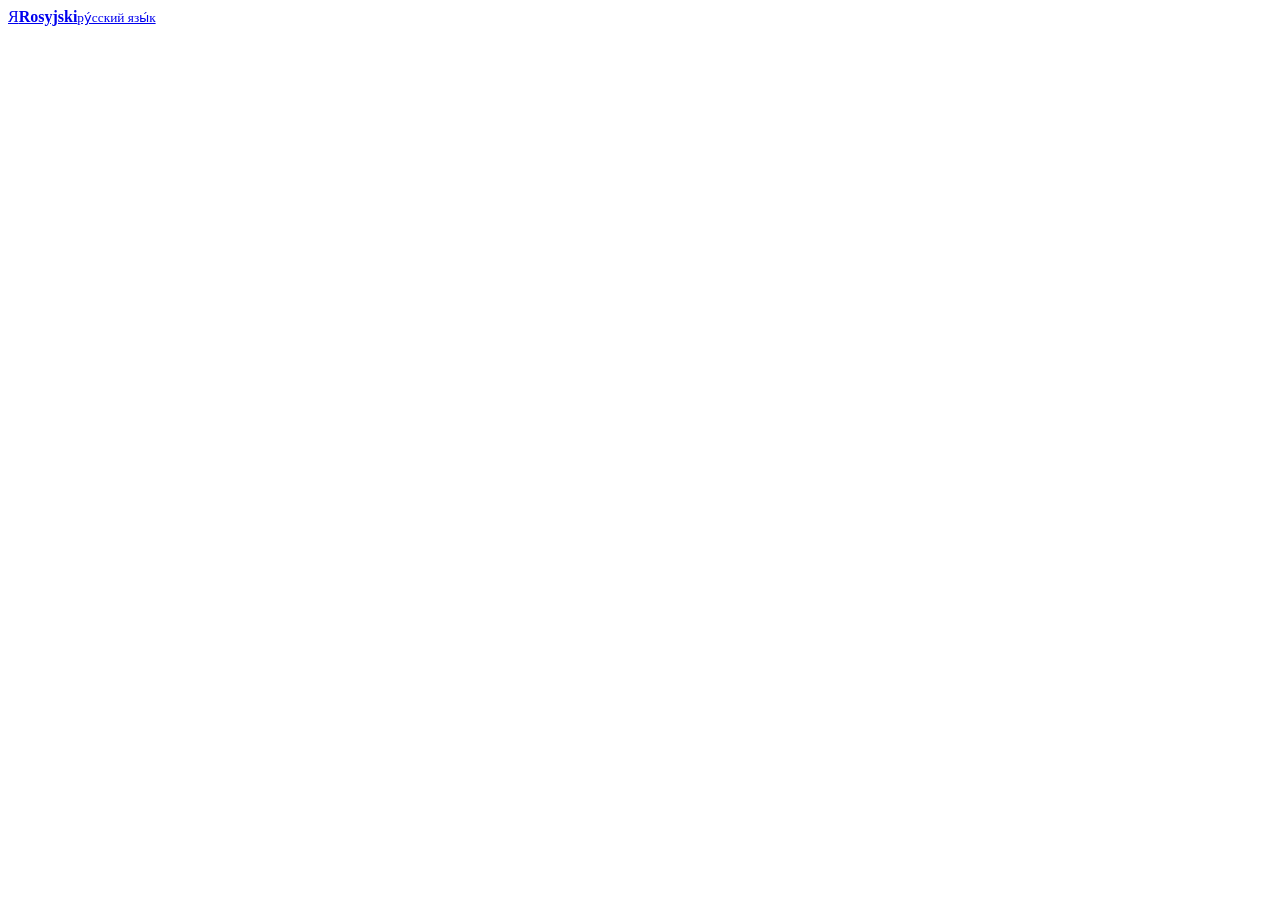
<file: src/index.html>
<!doctype html>
<html lang="pl">
<head>
<meta charset="utf-8">
<meta name="viewport" content="width=device-width, initial-scale=1, viewport-fit=cover">
<title>Rosyjski</title>
<meta name="description" content="Nauka języka rosyjskiego dla osób polskojęzycznych: ścieżka A1–C2, słownictwo z akcentem i powtórkami, słuchanie, fałszywi przyjaciele, wymowa, dialogi, gramatyka kontrastowa.">
<meta name="theme-color" content="#0a0f1e">
<meta name="apple-mobile-web-app-capable" content="yes">
<meta name="mobile-web-app-capable" content="yes">
<meta name="apple-mobile-web-app-status-bar-style" content="default">
<meta name="apple-mobile-web-app-title" content="Rosyjski">
<!--PWA-->
<link rel="preconnect" href="https://fonts.googleapis.com">
<link rel="preconnect" href="https://fonts.gstatic.com" crossorigin>
<link rel="stylesheet" href="https://fonts.googleapis.com/css2?family=Lora:ital,wght@0,400;0,500;0,700;1,400&family=Nunito:wght@400;600;700;800&display=swap">
<link rel="icon" href="data:image/svg+xml,%3Csvg xmlns='http://www.w3.org/2000/svg' viewBox='0 0 32 32'%3E%3Crect width='32' height='32' rx='8' fill='%231e3a8a'/%3E%3Crect y='26' width='32' height='6' fill='%23d7263d'/%3E%3Ctext x='16' y='21' font-family='Georgia' font-size='18' font-weight='700' fill='white' text-anchor='middle'%3E%D0%AF%3C/text%3E%3C/svg%3E">
<!--CSS-->
</head>
<body>
<div class="app">
  <aside class="side" aria-label="Menu główne">
    <a class="brand" href="#/start"><span class="ini">Я</span><span><b>Rosyjski</b><small>ру́сский язы́к</small></span></a>
    <nav class="nav" id="nav"></nav>
  </aside>
  <div class="col">
    <div class="status" id="status" aria-label="Postęp dnia"></div>
    <main class="main" id="main"></main>
  </div>
</div>
<nav class="bottomnav" id="bnav" aria-label="Nawigacja"></nav>
<div id="toasts" aria-live="polite"></div>
<!--JS-->
</body>
</html>
</file>
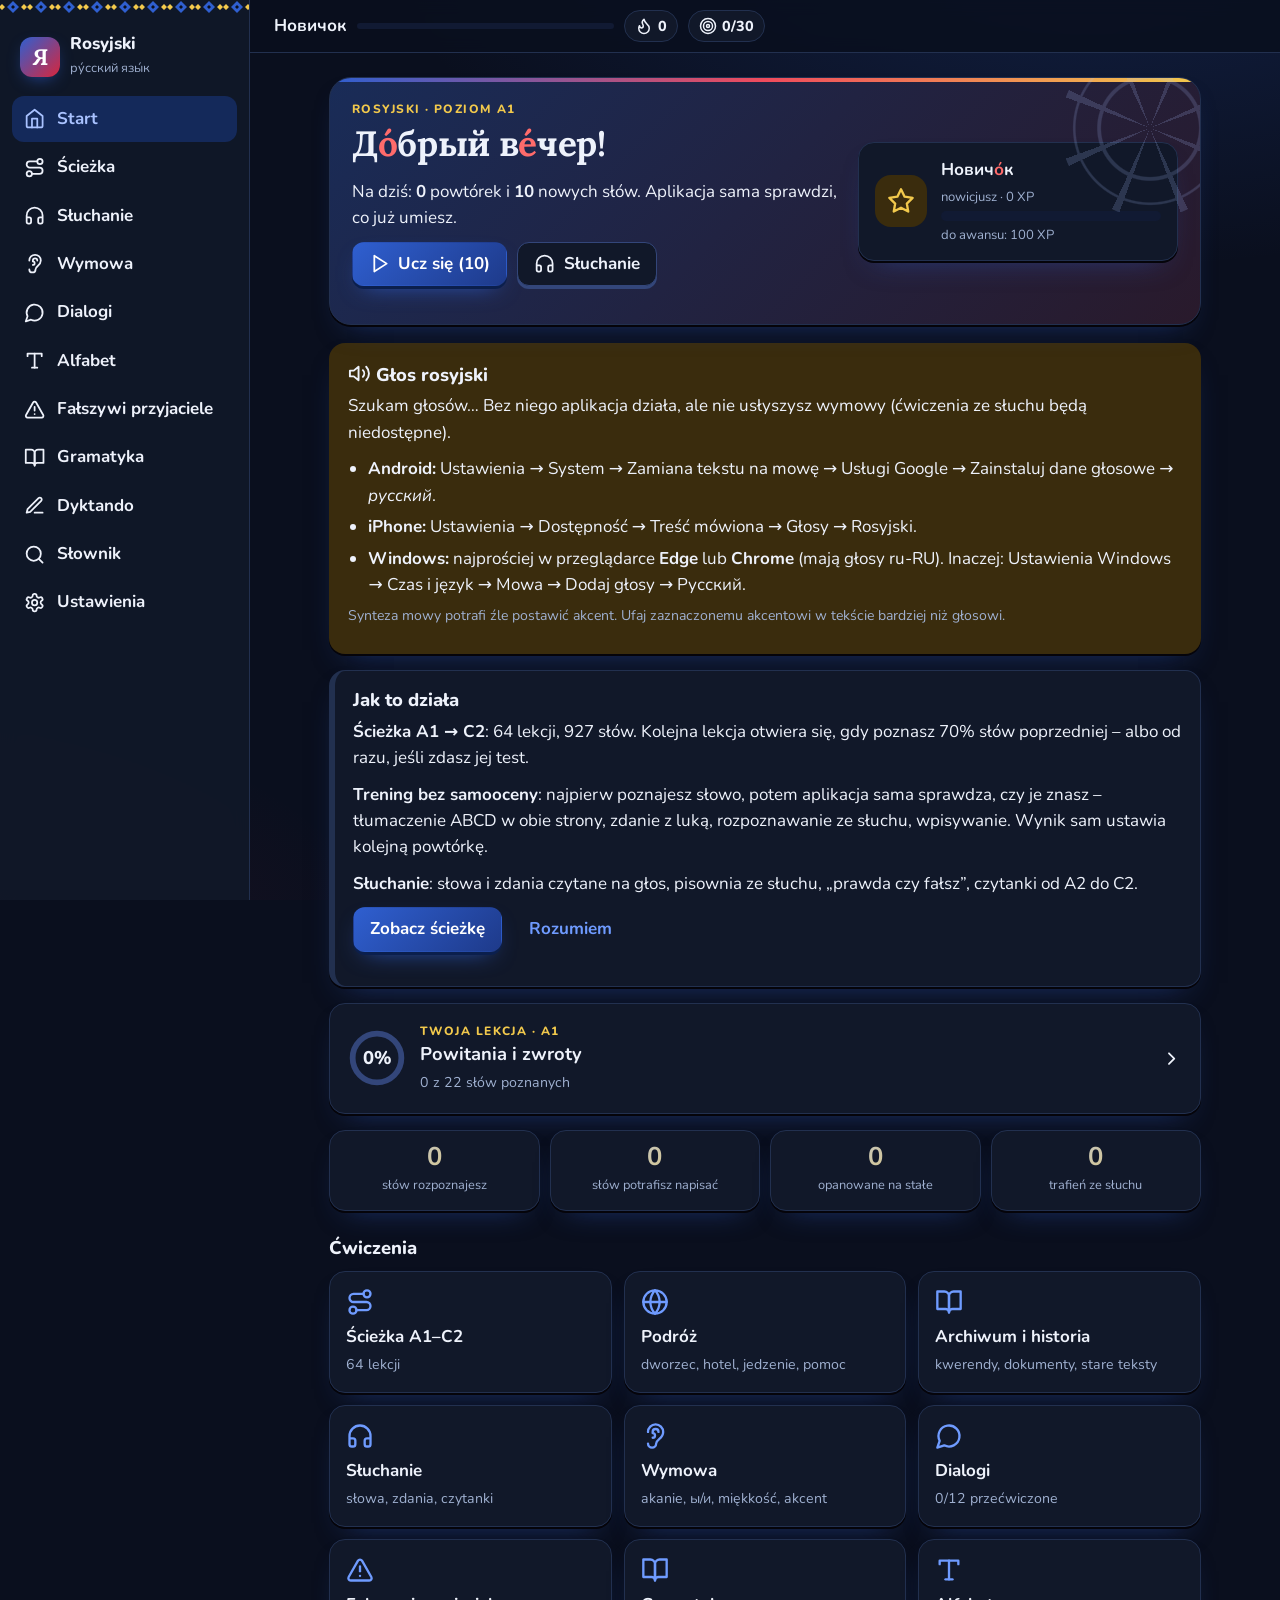
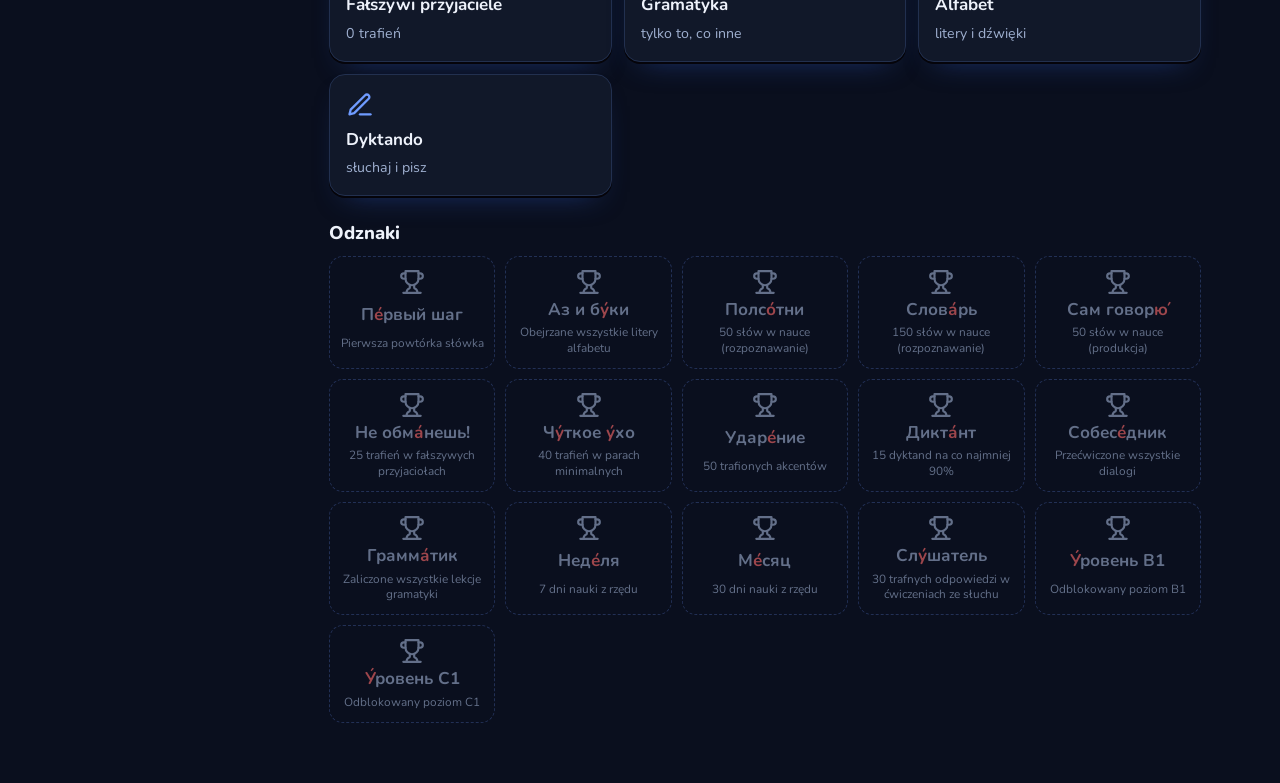
<file: Rosyjski_dla_Polaka.html>
<!doctype html>
<html lang="pl">
<head>
<meta charset="utf-8">
<meta name="viewport" content="width=device-width, initial-scale=1, viewport-fit=cover">
<title>Rosyjski</title>
<meta name="description" content="Nauka języka rosyjskiego dla osób polskojęzycznych: ścieżka A1–C2, słownictwo z akcentem i powtórkami, słuchanie, fałszywi przyjaciele, wymowa, dialogi, gramatyka kontrastowa.">
<meta name="theme-color" content="#0a0f1e">
<meta name="apple-mobile-web-app-capable" content="yes">
<meta name="mobile-web-app-capable" content="yes">
<meta name="apple-mobile-web-app-status-bar-style" content="default">
<meta name="apple-mobile-web-app-title" content="Rosyjski">

<link rel="preconnect" href="https://fonts.googleapis.com">
<link rel="preconnect" href="https://fonts.gstatic.com" crossorigin>
<link rel="stylesheet" href="https://fonts.googleapis.com/css2?family=Lora:ital,wght@0,400;0,500;0,700;1,400&family=Nunito:wght@400;600;700;800&display=swap">
<link rel="icon" href="data:image/svg+xml,%3Csvg xmlns='http://www.w3.org/2000/svg' viewBox='0 0 32 32'%3E%3Crect width='32' height='32' rx='8' fill='%231e3a8a'/%3E%3Crect y='26' width='32' height='6' fill='%23d7263d'/%3E%3Ctext x='16' y='21' font-family='Georgia' font-size='18' font-weight='700' fill='white' text-anchor='middle'%3E%D0%AF%3C/text%3E%3C/svg%3E">
<style>
/* ============================================================
   UKRAIŃSKI DLA POLAKA – system wizualny
   Paleta: kobalt i pszeniczne złoto, akcent czerwieni haftu (вишива́нка).
   Czcionki: Nunito (interfejs) + Lora (ukraińskie słowa) – obie z cyrylicą.
   ============================================================ */
/* Motyw czarno-fioletowy (domyślny) – tokeny w stylu shadcn: tła zinc/violet, akcent fioletowy, kontrast tekstu ≥ 4.5:1 */
:root, :root[data-theme="dark"] {
  --bg: #0a0f1e; --bg2: #111a33; --surface: #111829; --surface2: #172138; --ink: #eef2fb; --muted: #9fb0d0; --line: #22304f; --line2: #33467a;
  --primary: #6f9bff; --primary-d: #a9c2ff; --primary-soft: #14295a; --on-primary: #07122b; --fill: #2f5fd0;
  --gold: #f2c94c; --gold-l: #f2c94c; --gold-soft: #3a2c0d;
  --red: #ef4b5c; --red-soft: #3a1219;
  --ok: #4ade80; --ok-soft: #10291c; --bad: #fb7185; --bad-soft: #3a1420; --mid: #fbbf24; --mid-soft: #3a2c0d;
  --st: #ff6b6b;
  --glow: radial-gradient(1200px 600px at 85% -10%, rgba(47, 95, 208, .22), transparent 60%), radial-gradient(900px 500px at -10% 110%, rgba(215, 38, 61, .12), transparent 60%);
  --sans: 'Nunito', 'Segoe UI', system-ui, -apple-system, Roboto, sans-serif;
  --serif: 'Lora', Georgia, 'Times New Roman', serif;
  --clay: 0 2px 0 #05040a, 0 14px 30px -18px rgba(47, 95, 208, .55);
  --r: 16px;
  color-scheme: dark;
}
:root[data-theme="light"] {
  --bg: #f4f7fc; --bg2: #e6edf9; --surface: #ffffff; --surface2: #f8f6fd; --ink: #0f1a33; --muted: #4d5b78; --line: #dbe3f2; --line2: #c4d1ea;
  --primary: #1d4ed8; --primary-d: #1e3a8a; --primary-soft: #eef2fb; --on-primary: #ffffff; --fill: #1d4ed8;
  --gold: #1e3a8a; --gold-l: #d7263d; --gold-soft: #fef3c7;
  --red: #c8102e; --red-soft: #fde4e7;
  --ok: #15803d; --ok-soft: #dcfce7; --bad: #be123c; --bad-soft: #ffe4e6; --mid: #a16207; --mid-soft: #fef3c7;
  --st: #c8102e;
  --glow: radial-gradient(1200px 600px at 85% -10%, rgba(47, 95, 208, .10), transparent 60%);
  --clay: 0 2px 0 var(--line2), 0 12px 26px -18px rgba(30, 58, 138, .35);
  color-scheme: light;
}
* { box-sizing: border-box; }
html { -webkit-text-size-adjust: 100%; }
html, body { margin: 0; }
body { background: var(--bg); color: var(--ink); font: 17px/1.55 var(--sans); -webkit-font-smoothing: antialiased; overflow-x: hidden; }
a { color: var(--primary); text-underline-offset: 2px; }
button, input, select { font: inherit; color: inherit; }
h1, h2, h3 { line-height: 1.2; margin: 0 0 .4em; }
h1 { font-size: 1.7rem; font-weight: 800; letter-spacing: -.01em; }
h2 { font-size: 1.15rem; font-weight: 800; }
p { margin: 0 0 .6em; }
.ic { width: 1.25em; height: 1.25em; fill: none; stroke: currentColor; stroke-width: 2; stroke-linecap: round; stroke-linejoin: round; flex: none; vertical-align: -.22em; }
[lang="uk"], .ua { font-family: var(--serif); }
.st { color: var(--st); font-weight: 700; }
.muted { color: var(--muted); }
.small { font-size: .88rem; }
.center { text-align: center; justify-content: center; }
kbd { font: 600 .7rem var(--sans); border: 1px solid var(--line2); border-radius: 5px; padding: 0 .35em; color: var(--muted); margin-left: .4em; }
@media (hover: none) { kbd { display: none; } }

/* ---------- Szkielet ---------- */
.app { display: flex; min-height: 100vh; }
.side { width: 250px; flex: none; position: sticky; top: 0; height: 100vh; overflow-y: auto; background: var(--surface); border-right: 1px solid var(--line); padding: 0 12px 20px; }
.side::before { content: ''; display: block; height: 14px; margin: 0 -12px 14px; background: var(--emb) repeat-x center / auto 14px; }
.brand { display: flex; gap: 10px; align-items: center; padding: 6px 8px 16px; text-decoration: none; color: var(--ink); }
.brand .ini { width: 40px; height: 40px; border-radius: 12px; background: var(--primary); color: #fff; display: grid; place-items: center; font: 700 1.4rem var(--serif); box-shadow: inset 0 -5px 0 var(--gold-l); }
.brand b { display: block; font-weight: 800; line-height: 1.15; }
.brand small { color: var(--muted); font-size: .8rem; }
.nav a { display: flex; gap: 12px; align-items: center; padding: 10px 12px; border-radius: 12px; text-decoration: none; color: var(--ink); font-weight: 700; margin-bottom: 2px; }
.nav a:hover { background: var(--surface2); }
.nav a.on { background: var(--primary-soft); color: var(--primary-d); }
.col { flex: 1; min-width: 0; }
.status { position: sticky; top: 0; z-index: 20; display: flex; gap: 10px; align-items: center; padding: 10px 24px; background: color-mix(in srgb, var(--bg) 88%, transparent); backdrop-filter: blur(8px); border-bottom: 1px solid var(--line); }
.status .lv { display: flex; align-items: center; gap: 10px; text-decoration: none; color: var(--ink); flex: 1; max-width: 340px; min-width: 0; }
.status .lvn { font-weight: 700; white-space: nowrap; }
.status .bar { flex: 1; }
.pill { display: inline-flex; gap: 5px; align-items: center; padding: 4px 10px; border-radius: 99px; background: var(--surface); border: 1px solid var(--line); font-weight: 800; font-size: .9rem; white-space: nowrap; }
.pill.hot { color: var(--red); }
.pill.goal.done { background: var(--ok-soft); color: var(--ok); border-color: transparent; }
.main { max-width: 920px; margin: 0 auto; padding: 24px 24px 60px; }
.bottomnav { display: none; }
@media (max-width: 860px) {
  .side { display: none; }
  .status { padding: 8px 16px; }
  .main { padding: 16px 16px calc(96px + env(safe-area-inset-bottom)); }
  .bottomnav { display: flex; position: fixed; left: 0; right: 0; bottom: 0; z-index: 30; background: var(--surface); border-top: 1px solid var(--line); padding: 6px 4px calc(6px + env(safe-area-inset-bottom)); }
  .bottomnav a { flex: 1; display: flex; flex-direction: column; align-items: center; gap: 2px; padding: 6px 2px; text-decoration: none; color: var(--muted); font-size: .72rem; font-weight: 700; border-radius: 12px; min-height: 48px; }
  .bottomnav a .ic { width: 24px; height: 24px; }
  .bottomnav a.on { color: var(--primary); background: var(--primary-soft); }
  h1 { font-size: 1.45rem; }
}

/* ---------- Elementy ---------- */
.card { background: var(--surface); border: 1px solid var(--line); border-radius: var(--r); box-shadow: var(--clay); padding: 18px; margin-bottom: 16px; }
.card.note { background: var(--surface2); }
.card.warn { background: var(--gold-soft); border-color: transparent; }
.card.warn ul { padding-left: 1.2em; margin: .4em 0; }
.card.warn li { margin-bottom: .3em; }
.btn { display: inline-flex; align-items: center; justify-content: center; gap: 8px; min-height: 44px; padding: 8px 16px; border-radius: 12px; border: 1px solid var(--line2); background: var(--surface); color: var(--ink); font-weight: 700; text-decoration: none; cursor: pointer; box-shadow: 0 3px 0 var(--line2); transition: transform .08s, box-shadow .08s, background .15s; }
.btn:hover { background: var(--surface2); }
.btn:active { transform: translateY(2px); box-shadow: 0 1px 0 var(--line2); }
.btn:disabled { opacity: .55; cursor: default; }
.btn.primary { background: var(--primary); border-color: var(--primary-d); color: #fff; box-shadow: 0 3px 0 var(--primary-d); }
.btn.primary:hover { filter: brightness(1.07); }
:root[data-theme="dark"] .btn.primary { color: #0d1526; }
@media (prefers-color-scheme: dark) { :root:not([data-theme="light"]) .btn.primary { color: #0d1526; } }
.btn.ghost { background: transparent; box-shadow: none; border-color: transparent; color: var(--primary); }
.btn.danger { color: var(--bad); }
.btn.block { display: flex; width: 100%; }
.row { display: flex; flex-wrap: wrap; gap: 10px; align-items: center; margin: 10px 0 16px; }
.bar { height: 10px; border-radius: 99px; background: var(--bg2); overflow: hidden; }
.bar i { display: block; height: 100%; background: var(--primary); border-radius: 99px; transition: width .4s; }
.bar.gold i { background: var(--gold-l); }
.bar.thin { height: 6px; }
.tag { display: inline-flex; align-items: center; gap: 4px; font-size: .75rem; font-weight: 800; padding: 2px 9px; border-radius: 99px; background: var(--surface2); color: var(--muted); white-space: nowrap; }
.tag .ic { width: 1em; height: 1em; }
.sim-t { background: var(--ok-soft); color: var(--ok); }
.sim-p { background: var(--primary-soft); color: var(--primary-d); }
.sim-f { background: var(--red-soft); color: var(--red); }
.sim-o { background: var(--gold-soft); color: var(--gold); }
.say { display: inline-grid; place-items: center; width: 40px; height: 40px; border-radius: 50%; border: 1px solid var(--line2); background: var(--primary-soft); color: var(--primary-d); cursor: pointer; vertical-align: middle; flex: none; position: relative; }
.say.slow { width: auto; padding: 0 10px; border-radius: 99px; gap: 4px; display: inline-flex; align-items: center; }
.say.slow small { font-weight: 800; font-size: .72rem; }
.say.speaking, .say-chip.speaking { animation: pulse 1s infinite; }
@keyframes pulse { 50% { box-shadow: 0 0 0 6px color-mix(in srgb, var(--primary) 25%, transparent); } }
.chip { display: inline-flex; align-items: center; gap: 6px; padding: 6px 12px; border-radius: 99px; border: 1px solid var(--line2); background: var(--surface); text-decoration: none; color: var(--ink); font-weight: 700; font-size: .9rem; cursor: pointer; min-height: 40px; }
.chip.on { background: var(--primary); color: #fff; border-color: var(--primary-d); }
.chips { display: flex; gap: 8px; flex-wrap: wrap; margin-bottom: 16px; }
.tr { display: block; font: italic .9rem var(--sans); color: var(--muted); }
.sec { margin: 26px 0 12px; }
.phead { margin-bottom: 18px; }
.phead .lead { color: var(--muted); max-width: 64ch; }
.backl { display: inline-flex; align-items: center; gap: 4px; text-decoration: none; font-weight: 700; margin-bottom: 8px; min-height: 40px; }

/* ---------- Start ---------- */
.hero { display: grid; grid-template-columns: 1fr 320px; gap: 18px; align-items: center; margin-bottom: 18px; }
.kicker { text-transform: uppercase; letter-spacing: .12em; font-size: .75rem; font-weight: 800; color: var(--red); margin-bottom: .3em; }
.hero h1 { font-family: var(--serif); font-size: 2.2rem; }
.lvcard { display: flex; gap: 14px; align-items: center; background: var(--surface); border: 1px solid var(--line); border-radius: var(--r); box-shadow: var(--clay); padding: 14px 16px; }
.lvcard > div { flex: 1; display: grid; gap: 4px; }
.lvcard small { color: var(--muted); font-size: .82rem; }
.lvbadge { width: 52px; height: 52px; border-radius: 16px; background: var(--gold-soft); color: var(--gold); display: grid; place-items: center; flex: none; }
.lvbadge .ic { width: 28px; height: 28px; }
.intro { border-left: 6px solid var(--gold-l); }
.duo { display: grid; grid-template-columns: 1fr 1fr; gap: 16px; }
.dir { display: grid; gap: 10px; margin: 0; }
.dirh { display: flex; justify-content: space-between; align-items: baseline; }
.dirh h2 { margin: 0; }
.arrow { font-size: .8rem; font-weight: 800; color: var(--muted); background: var(--surface2); border-radius: 99px; padding: 2px 10px; }
.nums { display: grid; grid-template-columns: repeat(3, 1fr); gap: 8px; text-align: center; }
.nums b { display: block; font-size: 1.6rem; line-height: 1.1; }
.nums small { color: var(--muted); font-size: .78rem; }
.tiles { display: grid; grid-template-columns: repeat(3, 1fr); gap: 12px; }
.tile { display: grid; gap: 4px; padding: 16px; background: var(--surface); border: 1px solid var(--line); border-radius: var(--r); box-shadow: var(--clay); text-decoration: none; color: var(--ink); transition: transform .12s; }
.tile:hover { transform: translateY(-2px); }
.tile .ic { width: 28px; height: 28px; color: var(--primary); margin-bottom: 4px; }
.tile small { color: var(--muted); }
.badges { display: grid; grid-template-columns: repeat(auto-fill, minmax(150px, 1fr)); gap: 10px; }
.bdg { display: grid; gap: 2px; justify-items: center; text-align: center; padding: 12px 8px; border-radius: 14px; border: 1px dashed var(--line2); color: var(--muted); opacity: .6; }
.bdg .ic { width: 26px; height: 26px; }
.bdg small { font-size: .74rem; line-height: 1.3; }
.bdg.got { opacity: 1; border: 1px solid transparent; background: var(--gold-soft); color: var(--ink); }
.bdg.got .ic { color: var(--gold); }
@media (max-width: 860px) {
  .hero { grid-template-columns: 1fr; }
  .hero h1 { font-size: 1.8rem; }
  .duo { grid-template-columns: 1fr; }
  .tiles { grid-template-columns: 1fr 1fr; }
}

/* ---------- Słówka ---------- */
.topics { display: grid; grid-template-columns: repeat(auto-fill, minmax(220px, 1fr)); gap: 12px; }
.topic { display: grid; gap: 6px; text-decoration: none; color: var(--ink); margin: 0; }
.topic small { color: var(--muted); }
.tb { display: grid; grid-template-columns: 44px 1fr; align-items: center; gap: 8px; font-size: .75rem; color: var(--muted); }
.sessbar { display: flex; align-items: center; gap: 12px; margin-bottom: 14px; font-weight: 800; color: var(--muted); font-size: .9rem; }
.sessbar .bar { flex: 1; }
.fc { text-align: center; position: relative; padding: 26px 18px; }
.fc .meta { color: var(--muted); font-size: .85rem; font-weight: 700; margin-bottom: 8px; }
.newtag { position: absolute; top: 12px; right: 12px; font-size: .72rem; font-weight: 800; background: var(--gold-soft); color: var(--gold); padding: 2px 10px; border-radius: 99px; }
.big { font-size: 2.3rem; line-height: 1.25; margin: 6px 0; }
.big .ua { font-size: inherit; }
.big .tr { font-size: 1rem; margin-top: 4px; }
.big.pl { font-family: var(--sans); font-weight: 800; font-size: 1.7rem; }
.bigish { font-size: 1.45rem; }
.sayrow { display: flex; justify-content: center; gap: 8px; margin: 8px 0; }
.back { margin-top: 14px; padding-top: 14px; border-top: 1px dashed var(--line2); display: grid; gap: 8px; justify-items: center; }
.back .pl { font-size: 1.35rem; font-weight: 800; }
.forms { color: var(--muted); font-size: 1rem; }
.tags { display: flex; gap: 6px; flex-wrap: wrap; justify-content: center; }
.ex { background: var(--surface2); border-radius: 12px; padding: 10px 14px; width: 100%; }
.ex p { margin: 0 0 4px; }
.ex p[lang] { font-size: 1.12rem; }
.actions { margin-top: 4px; }
.actions.sticky { position: sticky; bottom: calc(80px + env(safe-area-inset-bottom)); z-index: 5; }
@media (min-width: 861px) { .actions.sticky { bottom: 16px; } }
.grades { display: grid; grid-template-columns: repeat(auto-fit, minmax(110px, 1fr)); gap: 8px; }
.grades .btn { flex-direction: column; gap: 0; min-height: 60px; }
.grades .btn small { font-weight: 600; color: var(--muted); font-size: .76rem; }
.grades .btn kbd { position: absolute; display: none; }
.grades .g1 { border-color: var(--bad); color: var(--bad); }
.grades .g3 { color: var(--mid); }
.grades .g4 { border-color: var(--primary); color: var(--primary-d); }
.grades .g5 { color: var(--ok); }
.ansrow { display: flex; gap: 8px; margin: 16px 0 10px; }
.answer { flex: 1; min-width: 0; min-height: 52px; padding: 10px 14px; border-radius: 12px; border: 2px solid var(--line2); background: var(--surface2); font: 1.35rem var(--serif); }
.answer:focus { outline: none; border-color: var(--primary); }
.verdict { padding: 8px 12px; border-radius: 12px; margin: 6px 0 8px; display: inline-block; }
.verdict.ok { background: var(--ok-soft); } .verdict.bad { background: var(--bad-soft); } .verdict.typo, .verdict.half { background: var(--mid-soft); }
.okc { color: var(--ok); } .badc { color: var(--bad); } .mid { color: var(--mid); }

/* klawiatura ekranowa */
.kb { display: grid; gap: 6px; margin: 6px auto 0; max-width: 620px; user-select: none; -webkit-user-select: none; }
.kb-row { display: flex; gap: 4px; justify-content: center; }
.key { flex: 1; max-width: 50px; min-height: 46px; padding: 0; border-radius: 9px; border: 1px solid var(--line2); background: var(--surface); box-shadow: 0 2px 0 var(--line2); font: 1.15rem var(--serif); cursor: pointer; touch-action: manipulation; }
.key:active { transform: translateY(2px); box-shadow: none; background: var(--primary-soft); }
.key.wide { max-width: 90px; flex: 1.6; font-family: var(--sans); font-weight: 800; font-size: 1rem; }
.key.space { max-width: 300px; flex: 5; font-family: var(--sans); font-size: .85rem; color: var(--muted); }
.key.ent { background: var(--primary); color: #fff; border-color: var(--primary-d); }
@media (max-width: 420px) { .kb-row { gap: 3px; } .key { min-height: 44px; font-size: 1.05rem; border-radius: 7px; } }

/* test wejściowy */
.tgrid { display: grid; grid-template-columns: repeat(auto-fill, minmax(150px, 1fr)); gap: 8px; margin-bottom: 16px; }
.tw { display: grid; gap: 2px; padding: 12px; border-radius: 12px; border: 1px solid var(--line2); background: var(--surface); cursor: pointer; text-align: left; min-height: 56px; }
.tw .ua { font-size: 1.2rem; }
.tw small { display: none; color: var(--ok); font-weight: 700; }
.tw.on { background: var(--ok-soft); border-color: var(--ok); }
.tw.on small { display: block; }

/* słownik */
.filters { display: grid; grid-template-columns: 2fr 1fr 1fr; gap: 8px; margin-bottom: 14px; }
.filters input, .filters select, .form input, .form select { min-height: 44px; padding: 8px 12px; border-radius: 12px; border: 1px solid var(--line2); background: var(--surface); }
@media (max-width: 640px) { .filters { grid-template-columns: 1fr 1fr; } .filters input { grid-column: 1 / -1; } }
.wlist { display: grid; gap: 8px; }
.wrow { display: flex; gap: 12px; align-items: flex-start; background: var(--surface); border: 1px solid var(--line); border-radius: 14px; padding: 10px 12px; }
.wmain { flex: 1; min-width: 0; }
.wmain .ua { font-size: 1.2rem; }
.wmain .pl { font-weight: 700; }
.wmain .forms { font-size: .9rem; }
.wside { display: grid; justify-items: end; gap: 6px; }
.dots { display: flex; gap: 4px; }
.dots i { width: 10px; height: 10px; border-radius: 50%; background: var(--bg2); border: 1px solid var(--line2); }
.dots i.l { background: var(--gold-l); } .dots i.k { background: var(--ok); }
@media (max-width: 520px) { .wside .tag { display: none; } }

/* fałszywi przyjaciele */
.ff { display: grid; grid-template-columns: repeat(auto-fill, minmax(260px, 1fr)); gap: 12px; }
.ffc { margin: 0; }
.ffh { display: flex; gap: 10px; align-items: center; margin-bottom: 6px; }
.ffh .tr { display: inline; margin-left: 6px; }
.eq { color: var(--ok); margin: 0; }
.neq { color: var(--red); }
.opts { display: grid; gap: 10px; margin: 10px 0; }
.opts.two { grid-template-columns: 1fr 1fr; }
.opt { min-height: 54px; flex-direction: column; gap: 0; }
.opt small { color: var(--muted); font-weight: 600; }
.opt.right { background: var(--ok-soft); border-color: var(--ok); color: var(--ok); opacity: 1; }
.opt.wrong { background: var(--bad-soft); border-color: var(--bad); color: var(--bad); opacity: 1; }

/* wymowa */
.rules { display: grid; gap: 12px; }
.rule { margin: 0; }
.exs { display: flex; gap: 8px; flex-wrap: wrap; }
.say-chip .ua, .say-chip span { font-size: 1.1rem; }
.big-say { min-height: 56px; font-size: 1.1rem; }
.letters { display: flex; justify-content: center; gap: 2px; flex-wrap: wrap; margin-top: 10px; }
.lt { font: 2.3rem/1.3 var(--serif); padding: 2px 3px; }
.lt.v { min-width: 48px; min-height: 60px; border-radius: 12px; border: 2px dashed var(--line2); background: var(--surface2); cursor: pointer; }
.lt.v:hover { border-color: var(--primary); }
.lt.v.right { background: var(--ok-soft); border: 2px solid var(--ok); color: var(--ok); }
.lt.v.wrong { background: var(--bad-soft); border: 2px solid var(--bad); color: var(--bad); }
.gap { color: var(--primary); border-bottom: 3px solid var(--primary); padding: 0 .1em; }

/* dialogi */
.dlist { display: grid; gap: 10px; }
.dl { display: flex; gap: 14px; align-items: center; text-decoration: none; color: var(--ink); margin: 0; }
.dl > .ic { width: 26px; height: 26px; color: var(--primary); }
.dl > div { flex: 1; display: grid; }
.dl small { color: var(--muted); }
.num { width: 34px; height: 34px; border-radius: 10px; background: var(--primary-soft); color: var(--primary-d); display: grid; place-items: center; font-weight: 800; flex: none; }
.dctl { display: flex; flex-wrap: wrap; gap: 8px; align-items: center; margin-bottom: 10px; }
.chatlog { display: grid; gap: 10px; margin: 16px 0; }
.bub { max-width: 82%; padding: 10px 14px 8px; border-radius: 18px; background: var(--surface); border: 1px solid var(--line); box-shadow: var(--clay); transition: box-shadow .2s, transform .2s; }
.bub.r0 { justify-self: start; border-bottom-left-radius: 6px; }
.bub.r1 { justify-self: end; border-bottom-right-radius: 6px; background: var(--primary-soft); }
.bub.now { box-shadow: 0 0 0 3px var(--gold-l); transform: scale(1.01); }
.who { font-size: .78rem; font-weight: 800; color: var(--red); }
.utt { font-size: 1.2rem; line-height: 1.4; }
.plt { color: var(--muted); font-size: .92rem; margin-top: 2px; }
.reveal { border: 1px dashed var(--line2); background: transparent; border-radius: 10px; padding: 4px 12px; color: var(--muted); cursor: pointer; font: 700 .9rem var(--sans); }
.tools { display: flex; gap: 4px; flex-wrap: wrap; margin-top: 6px; }
.tb1 { display: inline-flex; gap: 4px; align-items: center; border: 1px solid var(--line2); background: var(--surface); border-radius: 99px; min-height: 36px; padding: 0 10px; cursor: pointer; color: var(--primary-d); }
.tb1 small { font-weight: 800; font-size: .72rem; }
.tb1.rec { background: var(--red); color: #fff; border-color: var(--red); animation: pulse 1s infinite; }
.srres { font-size: .88rem; margin-top: 4px; }
.yourturn { border: 2px solid var(--gold-l); }
@media (max-width: 520px) { .bub { max-width: 94%; } }

/* dyktando */
.dict { font-size: 1.3rem; line-height: 1.6; }
.okw { color: var(--ok); }
.badw { color: var(--bad); text-decoration: underline wavy; text-underline-offset: 4px; }

/* gramatyka */
.lesson p { max-width: 70ch; }
.tbl { border-collapse: collapse; margin: 8px 0 14px; width: 100%; }
.tbl td { border-bottom: 1px solid var(--line); padding: 8px 10px; vertical-align: top; }
.tbl td[lang] { font-size: 1.12rem; }
.tbl b { color: var(--red); }
.qz { margin-bottom: 12px; }
.qz .opts { grid-template-columns: 1fr; }
.qz .opt { align-items: flex-start; text-align: left; font-family: var(--serif); font-size: 1.1rem; font-weight: 500; }
.empty { text-align: center; padding: 30px 18px; }
.empty .row { justify-content: center; }

/* alfabet */
.abc { display: grid; grid-template-columns: repeat(auto-fill, minmax(78px, 1fr)); gap: 8px; }
.lt-tile { position: relative; display: grid; gap: 0; justify-items: center; padding: 10px 4px; border-radius: 14px; border: 1px solid var(--line2); background: var(--surface); box-shadow: 0 3px 0 var(--line2); cursor: pointer; min-height: 72px; }
.lt-tile b { font: 1.5rem var(--serif); }
.lt-tile small { color: var(--muted); font-size: .78rem; }
.lt-tile.seen { background: var(--surface2); }
.lt-tile.on { border-color: var(--primary); background: var(--primary-soft); }
.lt-tile .dot { position: absolute; top: 7px; right: 8px; width: 8px; height: 8px; border-radius: 50%; background: var(--red); }
.letter { display: flex; gap: 20px; align-items: center; }
.lbig { font: 4rem/1 var(--serif); color: var(--primary); min-width: 110px; text-align: center; }
.ipa { color: var(--muted); }
.exw { display: flex; gap: 10px; align-items: center; flex-wrap: wrap; }
.exw .tr { display: inline; }
@media (max-width: 520px) { .letter { flex-direction: column; text-align: center; } .exw { justify-content: center; } }

/* ustawienia */
.form { display: grid; gap: 12px; }
.form label { display: flex; justify-content: space-between; gap: 12px; align-items: center; flex-wrap: wrap; font-weight: 700; }
.form input[type=number] { width: 100px; }
.sw { display: flex; gap: 10px; align-items: center; font-weight: 700; cursor: pointer; min-height: 40px; }
.form .sw { justify-content: flex-start; }
.sw input { width: 20px; height: 20px; accent-color: var(--primary); }

/* toasty, konfetti */
#toasts { position: fixed; top: 64px; right: 16px; z-index: 100; display: grid; gap: 8px; pointer-events: none; }
.toast { background: var(--surface); border: 1px solid var(--line); border-left: 6px solid var(--primary); border-radius: 12px; padding: 10px 14px; box-shadow: var(--clay); display: grid; min-width: 220px; animation: tin .3s; }
.toast span { color: var(--muted); font-size: .88rem; }
.toast.badge, .toast.level { border-left-color: var(--gold-l); }
.toast.goal { border-left-color: var(--ok); }
.toast.out { opacity: 0; transform: translateX(20px); transition: .4s; }
@keyframes tin { from { opacity: 0; transform: translateY(-10px); } }
.confetti { position: fixed; inset: 0; pointer-events: none; z-index: 99; }
@media (max-width: 860px) { #toasts { left: 16px; right: 16px; top: 56px; } }
@media (prefers-reduced-motion: reduce) { *, *::before, *::after { animation: none !important; transition: none !important; } }
:focus-visible { outline: 3px solid var(--gold-l); outline-offset: 2px; }

/* pas haftu (вишивка) */
:root { --emb: url("data:image/svg+xml,%3Csvg xmlns='http://www.w3.org/2000/svg' width='28' height='14' viewBox='0 0 28 14'%3E%3Cpath d='M14 1l6 6-6 6-6-6z' fill='%232f5fd0'/%3E%3Cpath d='M14 5l2 2-2 2-2-2z' fill='%230a0f1e'/%3E%3Cpath d='M0 7l3-3 3 3-3 3zM22 7l3-3 3 3-3 3z' fill='%23f2c94c'/%3E%3C/svg%3E"); }

/* ============================================================
   Czarno-fioletowy: nadpisania i nowe elementy (ścieżka, trening, słuchanie)
   ============================================================ */
body { background: var(--glow), var(--bg); background-attachment: fixed; }
.side, .bottomnav { background: color-mix(in srgb, var(--surface) 92%, transparent); backdrop-filter: blur(10px); }
.brand .ini { background: linear-gradient(135deg, #2f5fd0, #d7263d); box-shadow: 0 6px 18px -8px #2f5fd0; color: #fff; }
.btn.primary, :root[data-theme="dark"] .btn.primary { background: linear-gradient(135deg, var(--fill), #1e3a8a); border-color: transparent; color: #fff; box-shadow: 0 3px 0 #0b1f4d, 0 10px 24px -12px #2f5fd0; }
:root[data-theme="light"] .btn.primary { box-shadow: 0 3px 0 #0b1f4d; }
.chip.on { background: var(--fill); color: #fff; border-color: var(--fill); }
.key.ent { background: var(--fill); color: #fff; border-color: var(--fill); }
.bar i { background: linear-gradient(90deg, #2f5fd0, #d7263d); }
.hero { background: linear-gradient(135deg, rgba(47, 95, 208, .28), rgba(215, 38, 61, .12)), var(--surface); border: 1px solid var(--line); border-radius: 22px; padding: 22px; box-shadow: var(--clay); }
.hero .kicker { color: var(--gold); }
.hero h1 { color: var(--ink); }
.nav a.on, .bottomnav a.on { background: var(--primary-soft); color: var(--primary-d); }
.card, .tile, .lvcard, .wrow, .tw, .bub, .lt-tile { border-color: var(--line); }
.tile:hover, .unode:hover:not(.lock) { box-shadow: 0 0 0 1px var(--primary), var(--clay); }
.say { background: var(--primary-soft); color: var(--primary-d); border-color: var(--line2); }
a { color: var(--primary-d); }
.st { color: var(--st); }

/* ścieżka */
.lvl { background: var(--surface); border: 1px solid var(--line); border-radius: 20px; padding: 16px; margin-bottom: 16px; box-shadow: var(--clay); }
.lvl.locked { opacity: .72; }
.lvlh { display: flex; gap: 12px; align-items: center; margin-bottom: 10px; }
.lvlh b { display: block; font-size: 1.05rem; }
.lvlh small { color: var(--muted); }
.lvtag { display: inline-grid; place-items: center; min-width: 46px; height: 32px; padding: 0 8px; border-radius: 10px; font: 800 .95rem var(--sans); color: #fff; vertical-align: middle; }
.lv-A1 { background: #0b1f4d; } .lv-A2 { background: #1e3a8a; } .lv-B1 { background: #1d4ed8; } .lv-B2 { background: #2f5fd0; } .lv-C1 { background: #b91c1c; } .lv-C2 { background: linear-gradient(135deg, #1e3a8a, #e9b949); }
.units { display: grid; grid-template-columns: repeat(auto-fill, minmax(150px, 1fr)); gap: 10px; margin-top: 12px; }
.unode { display: grid; justify-items: center; text-align: center; gap: 4px; padding: 14px 8px; border-radius: 16px; background: var(--surface2); border: 1px solid var(--line); text-decoration: none; color: var(--ink); transition: transform .15s; }
.unode:hover:not(.lock) { transform: translateY(-2px); }
.unode .uname { font-weight: 800; line-height: 1.2; font-size: .95rem; }
.unode small { color: var(--muted); font-size: .78rem; }
.unode.lock { opacity: .55; }
.unode.cur { border-color: var(--primary); box-shadow: 0 0 0 2px rgba(111, 155, 255, .35), 0 0 24px -6px #2f5fd0; }
.unode.done .rfg { stroke: var(--ok); }
.unode.text { border-style: dashed; }
.ring { position: relative; width: 58px; height: 58px; display: grid; place-items: center; flex: none; }
.ring svg { position: absolute; inset: 0; width: 100%; height: 100%; transform: rotate(-90deg); }
.ring .rbg { fill: none; stroke: var(--line2); stroke-width: 5; }
.ring .rfg { fill: none; stroke: url(#none); stroke: var(--gold-l); stroke-width: 5; stroke-linecap: round; transition: stroke-dashoffset .6s; }
.ring b { position: relative; font-size: .78rem; font-weight: 800; }
.ring.lockic { border-radius: 50%; background: var(--surface); border: 1px solid var(--line2); color: var(--muted); }
.ring.lockic .ic { width: 24px; height: 24px; }
.nextunit { display: flex; gap: 14px; align-items: center; text-decoration: none; color: var(--ink); }
.nextunit > div { flex: 1; } .nextunit b { display: block; font-size: 1.15rem; } .nextunit small { color: var(--muted); }
.nextunit .kicker { color: var(--gold); margin: 0; }
.unithead { display: flex; gap: 16px; align-items: center; flex-wrap: wrap; }
.unithead .row { margin: 0; flex: 1; }
.kpis { display: grid; grid-template-columns: repeat(4, 1fr); gap: 10px; margin-bottom: 8px; }
.kpi { background: var(--surface); border: 1px solid var(--line); border-radius: var(--r); padding: 12px; text-align: center; box-shadow: var(--clay); }
.kpi b { display: block; font-size: 1.6rem; line-height: 1.1; background: linear-gradient(135deg, var(--primary-d), var(--gold-l)); -webkit-background-clip: text; background-clip: text; color: transparent; }
.kpi small { color: var(--muted); font-size: .8rem; }
@media (max-width: 640px) { .kpis { grid-template-columns: repeat(2, 1fr); } }

/* trening i pytania */
.qtitle { font-weight: 800; color: var(--muted); text-transform: uppercase; letter-spacing: .06em; font-size: .78rem; margin-bottom: 8px; }
.opt { justify-content: flex-start; text-align: left; min-height: 54px; gap: 12px; }
.opt kbd { margin: 0; }
.opt .ua { font-size: 1.2rem; }
.opt.right { background: var(--ok-soft); border-color: var(--ok); color: var(--ink); opacity: 1; }
.opt.wrong { background: var(--bad-soft); border-color: var(--bad); color: var(--ink); opacity: 1; animation: shake .35s; }
.opt.pop { animation: pop .35s cubic-bezier(.2, 1.6, .4, 1); }
@keyframes pop { 40% { transform: scale(1.03); } }
@keyframes shake { 20%, 60% { transform: translateX(-6px); } 40%, 80% { transform: translateX(6px); } }
.cloze { font-size: 1.35rem; line-height: 1.5; margin: 8px 0; }
.cloze .gap { display: inline-block; min-width: 4em; border-bottom: 3px solid var(--gold-l); color: var(--gold); text-align: center; margin: 0 .15em; }
.listenbox { display: flex; gap: 12px; justify-content: center; align-items: center; margin: 10px 0; }
.bigplay { width: 92px; height: 92px; border-radius: 50%; border: 0; cursor: pointer; display: grid; place-items: center; color: #fff; background: radial-gradient(circle at 30% 30%, #6f9bff, #2f5fd0 55%, #1e3a8a); box-shadow: 0 0 0 8px rgba(47, 95, 208, .18), 0 14px 30px -10px #2f5fd0; transition: transform .1s; }
.bigplay:active { transform: scale(.96); }
.bigplay .ic { width: 40px; height: 40px; }
.bigplay.speaking { animation: pulse 1s infinite; }
.trq { font-size: 1.15rem; font-weight: 700; margin-top: 10px; }
.reveal { margin-top: 10px; padding: 14px; border-radius: 14px; background: var(--surface2); border: 1px solid var(--line); display: grid; gap: 6px; justify-items: center; text-align: center; }
.reveal .pl { font-weight: 800; font-size: 1.1rem; }
.big.sm { font-size: 1.7rem; }
.introcard .bigpl { font-size: 1.4rem; font-weight: 800; margin: 6px 0; }
.introcard { border: 1px solid var(--primary); box-shadow: 0 0 0 1px rgba(111, 155, 255, .25), 0 0 40px -12px #2f5fd0; }
.verdict { display: block; text-align: center; font-size: 1.05rem; }
.verdict.bad { background: var(--bad-soft); } .verdict.ok { background: var(--ok-soft); }
.sessbar .combo { display: inline-flex; gap: 4px; align-items: center; color: #fb923c; font-weight: 800; animation: pulse 1s infinite; }
.xpfloat { position: fixed; z-index: 120; font-weight: 800; color: var(--gold); pointer-events: none; transform: translate(-50%, 0); animation: floatup 1.1s ease-out forwards; }
@keyframes floatup { to { transform: translate(-50%, -60px); opacity: 0; } }
.readtext { font-size: 1.2rem; line-height: 1.7; }
.qz .opt { min-height: 48px; }
@media (prefers-reduced-motion: reduce) { .bigplay, .sessbar .combo { animation: none; } }
.ring.lockic svg.ic { position: static; transform: none; width: 24px; height: 24px; inset: auto; }
@media (max-width: 520px) { .units { grid-template-columns: repeat(2, minmax(0, 1fr)); } .unode { padding: 12px 6px; } }

/* ============================================================
   Rosyjski: granat i kobalt (gżel), czerwień i złoto (chochłoma)
   ============================================================ */
.lv-A1 { background: #1e3a8a; } .lv-A2 { background: #1d4ed8; } .lv-B1 { background: #2563eb; } .lv-B2 { background: #3158c9; }
.lv-C1 { background: #b91c1c; } .lv-C2 { background: linear-gradient(135deg, #b91c1c, #c48a12); }
.hero { position: relative; overflow: hidden; }
.hero::after { content: ''; position: absolute; right: -40px; top: -40px; width: 180px; height: 180px; border-radius: 50%; pointer-events: none; opacity: .18;
  background: radial-gradient(circle, transparent 38%, currentColor 39%, currentColor 41%, transparent 42%), radial-gradient(circle, transparent 58%, currentColor 59%, currentColor 60%, transparent 61%),
  conic-gradient(from 0deg, transparent 0 20deg, currentColor 20deg 25deg, transparent 25deg 65deg, currentColor 65deg 70deg, transparent 70deg 110deg, currentColor 110deg 115deg, transparent 115deg 155deg, currentColor 155deg 160deg, transparent 160deg 200deg, currentColor 200deg 205deg, transparent 205deg 245deg, currentColor 245deg 250deg, transparent 250deg 290deg, currentColor 290deg 295deg, transparent 295deg 335deg, currentColor 335deg 340deg, transparent 340deg);
  color: var(--primary-d); -webkit-mask: radial-gradient(circle, #000 70%, transparent 71%); mask: radial-gradient(circle, #000 70%, transparent 71%); }
.hero::before { content: ''; position: absolute; left: 0; right: 0; top: 0; height: 4px; background: linear-gradient(90deg, var(--fill), var(--red), var(--gold)); }

/* ścieżki tematyczne */
.lv-TR { background: linear-gradient(135deg, #2f5fd0, #2a9d8f); } .lv-AR { background: linear-gradient(135deg, #7c4a1e, #c48a12); }
.lvtag { padding: 0 10px; }
.tipcard { border-left: 5px solid var(--gold); }
.tipcard ul { margin: .3em 0 0; padding-left: 1.2em; } .tipcard li { margin: .35em 0; }

</style>
</head>
<body>
<div class="app">
  <aside class="side" aria-label="Menu główne">
    <a class="brand" href="#/start"><span class="ini">Я</span><span><b>Rosyjski</b><small>ру́сский язы́к</small></span></a>
    <nav class="nav" id="nav"></nav>
  </aside>
  <div class="col">
    <div class="status" id="status" aria-label="Postęp dnia"></div>
    <main class="main" id="main"></main>
  </div>
</div>
<nav class="bottomnav" id="bnav" aria-label="Nawigacja"></nav>
<div id="toasts" aria-live="polite"></div>
<script>
/* ============================================================
   SŁOWNICTWO A1 (rosyjski)
   W(rosyjski z akcentem, część mowy, polski, formy, podobieństwo, przykład, przykład PL)
   Akcent: znak U+0301 po samogłosce akcentowanej (рука́); ё jest zawsze akcentowane.
   Część mowy: ч/ж/с – rodzaj rzeczownika, мн – tylko l. mnoga, д – czasownik
     (para aspektowa: niedokonany / dokonany), п – przymiotnik, пр – przysłówek,
     ф – zwrot, з – słowo funkcyjne/zaimek.
   Podobieństwo do polskiego: t – przezroczyste, p – podobne z różnicą,
     f – fałszywy przyjaciel, o – zupełnie obce.
   W przykładzie słowo docelowe w {…} (ćwiczenia z luką).
   ============================================================ */
var UA = window.UA || (window.UA = {});
UA.TOPICS = [];
UA.WORDS = [];
(function () {
  var cur;
  function T(id, name) { cur = id; UA.TOPICS.push({ id: id, name: name, level: 'A1' }); }
  function W(ua, pos, pl, forms, sim, ex, exPl) {
    UA.WORDS.push({ ua: ua, pos: pos, pl: pl, forms: forms || '', sim: sim, ex: ex || '', exPl: exPl || '', topic: cur });
  }

  T('a1_privet', 'Powitania i zwroty');
  W('приве́т', 'ф', 'cześć (na powitanie)', '', 'p', '{Приве́т}! Как дела́?', 'Cześć! Co słychać?');
  W('здра́вствуйте', 'ф', 'dzień dobry (grzecznie)', 'pierwsze в się nie wymawia: [здра́ствуйте]', 'p', '{Здра́вствуйте}, А́нна Петро́вна!', 'Dzień dobry, pani Anno!');
  W('до́брое у́тро', 'ф', 'dzień dobry (rano)', '', 'p', '{До́брое у́тро}! Как спа́лось?', 'Dzień dobry! Jak się spało?');
  W('до́брый ве́чер', 'ф', 'dobry wieczór', '', 'p', '{До́брый ве́чер}, друзья́!', 'Dobry wieczór, przyjaciele!');
  W('до свида́ния', 'ф', 'do widzenia', '', 'p', '{До свида́ния}, до за́втра!', 'Do widzenia, do jutra!');
  W('пока́', 'ф', 'na razie, cześć (na pożegnanie)', '', 'o', 'Ну, {пока́}! Звони́!', 'No to na razie! Dzwoń!');
  W('спаси́бо', 'з', 'dziękuję', '', 'o', '{Спаси́бо} за по́мощь!', 'Dziękuję za pomoc!');
  W('пожа́луйста', 'з', 'proszę; nie ma za co', 'czyt. [пожа́лста]', 'o', 'Ча́й, {пожа́луйста}.', 'Herbatę, proszę.');
  W('извини́те', 'ф', 'przepraszam (grzecznie)', 'do kolegi: извини́', 'o', '{Извини́те}, где метро́?', 'Przepraszam, gdzie jest metro?');
  W('да', 'з', 'tak', '', 'o', '{Да}, коне́чно.', 'Tak, oczywiście.');
  W('нет', 'з', 'nie; nie ma', '', 'p', '{Нет}, спаси́бо.', 'Nie, dziękuję.');
  W('Как дела́?', 'ф', 'co słychać? jak leci?', 'odp.: Хорошо́! / Норма́льно.', 'o', 'Приве́т, Ма́ша! {Как дела́}?', 'Cześć, Masza! Co słychać?');
  W('Меня́ зову́т …', 'ф', 'nazywam się…, mam na imię…', 'Как вас зову́т? Как тебя́ зову́т?', 'p', '{Меня́ зову́т} Марци́н.', 'Mam na imię Marcin.');
  W('о́чень прия́тно', 'ф', 'bardzo mi miło', '', 'p', '{О́чень прия́тно} познако́миться!', 'Bardzo miło mi pana poznać!');
  W('Я не понима́ю.', 'ф', 'nie rozumiem', '', 'p', 'Извини́те, {я не понима́ю}.', 'Przepraszam, nie rozumiem.');
  W('Ско́лько сто́ит?', 'ф', 'ile kosztuje?', '', 'o', '{Ско́лько сто́ит} э́тот хлеб?', 'Ile kosztuje ten chleb?');
  W('где', 'з', 'gdzie', '', 'p', '{Где} ты живёшь?', 'Gdzie mieszkasz?');
  W('когда́', 'з', 'kiedy', '', 'p', '{Когда́} ты придёшь?', 'Kiedy przyjdziesz?');
  W('что', 'з', 'co', 'czyt. [што]', 'p', '{Что} э́то?', 'Co to jest?');
  W('кто', 'з', 'kto', '', 't', '{Кто} э́то?', 'Kto to jest?');
  W('почему́', 'з', 'dlaczego', '', 'o', '{Почему́} ты у́чишь ру́сский?', 'Dlaczego uczysz się rosyjskiego?');
  W('как', 'з', 'jak', '', 'p', '{Как} тебя́ зову́т?', 'Jak masz na imię?');

  T('a1_semya', 'Ludzie i rodzina');
  W('челове́к', 'ч', 'człowiek', 'D. челове́ка · lm. лю́ди', 'p', 'Он хоро́ший {челове́к}.', 'On jest dobrym człowiekiem.');
  W('мужчи́на', 'ч', 'mężczyzna', 'D. мужчи́ны (odmiana jak rz. żeńskie)', 'o', 'Э́тот {мужчи́на} – наш сосе́д.', 'Ten mężczyzna to nasz sąsiad.');
  W('же́нщина', 'ж', 'kobieta', 'D. же́нщины', 'o', 'Э́та {же́нщина} – врач.', 'Ta kobieta jest lekarką.');
  W('ребёнок', 'ч', 'dziecko', 'D. ребёнка · lm. де́ти', 'o', 'У них {ребёнок}.', 'Mają dziecko.');
  W('мать', 'ж', 'matka', 'D. ма́тери · potocznie: ма́ма', 'p', 'Моя́ {мать} – учи́тельница.', 'Moja matka jest nauczycielką.');
  W('оте́ц', 'ч', 'ojciec', 'D. отца́ · potocznie: па́па', 'p', 'Мой {оте́ц} рабо́тает в больни́це.', 'Mój ojciec pracuje w szpitalu.');
  W('роди́тели', 'мн', 'rodzice', 'D. роди́телей', 'p', 'Мои́ {роди́тели} живу́т в Кра́кове.', 'Moi rodzice mieszkają w Krakowie.');
  W('сын', 'ч', 'syn', 'D. сы́на · lm. сыновья́', 't', 'Наш {сын} хо́дит в шко́лу.', 'Nasz syn chodzi do szkoły.');
  W('дочь', 'ж', 'córka', 'D. до́чери · lm. до́чери', 'p', 'Её {дочь} у́чится в университе́те.', 'Jej córka studiuje na uniwersytecie.');
  W('брат', 'ч', 'brat', 'D. бра́та · lm. бра́тья', 't', 'У меня́ есть {брат}.', 'Mam brata.');
  W('сестра́', 'ж', 'siostra', 'D. сестры́ · lm. сёстры', 'p', 'Моя́ {сестра́} ста́рше меня́.', 'Moja siostra jest starsza ode mnie.');
  W('ба́бушка', 'ж', 'babcia', 'D. ба́бушки', 'p', '{Ба́бушка} печёт пиро́г.', 'Babcia piecze placek.');
  W('де́душка', 'ч', 'dziadek', 'D. де́душки (odmiana jak rz. żeńskie)', 'p', '{Де́душка} чита́ет газе́ту.', 'Dziadek czyta gazetę.');
  W('муж', 'ч', 'mąż', 'D. му́жа · lm. мужья́', 'p', 'Мой {муж} хорошо́ гото́вит.', 'Mój mąż dobrze gotuje.');
  W('жена́', 'ж', 'żona', 'D. жены́ · lm. жёны', 'p', 'Его́ {жена́} – врач.', 'Jego żona jest lekarką.');
  W('друг', 'ч', 'przyjaciel', 'D. дру́га · lm. друзья́', 'p', 'Э́то мой лу́чший {друг}.', 'To mój najlepszy przyjaciel.');
  W('подру́га', 'ж', 'przyjaciółka, koleżanka', 'D. подру́ги', 'p', 'Моя́ {подру́га} живёт в Москве́.', 'Moja przyjaciółka mieszka w Moskwie.');
  W('сосе́д', 'ч', 'sąsiad', 'D. сосе́да · lm. сосе́ди', 'p', 'Наш {сосе́д} о́чень ми́лый.', 'Nasz sąsiad jest bardzo miły.');
  W('семья́', 'ж', 'rodzina', 'D. семьи́', 'o', 'У меня́ больша́я {семья́}.', 'Mam dużą rodzinę.');
  W('и́мя', 'с', 'imię', 'D. и́мени · lm. имена́', 'p', 'Како́е краси́вое {и́мя}!', 'Jakie piękne imię!');
  W('фами́лия', 'ж', 'nazwisko', 'D. фами́лии', 'f', 'Как ва́ша {фами́лия}?', 'Jak brzmi pana nazwisko?');
  W('ма́льчик', 'ч', 'chłopiec', 'D. ма́льчика', 'o', '{Ма́льчик} игра́ет в футбо́л.', 'Chłopiec gra w piłkę.');
  W('де́вочка', 'ж', 'dziewczynka', 'D. де́вочки', 'p', '{Де́вочка} поёт пе́сню.', 'Dziewczynka śpiewa piosenkę.');

  T('a1_telo', 'Ciało i zdrowie');
  W('голова́', 'ж', 'głowa', 'D. головы́ · B. го́лову', 'p', 'У меня́ боли́т {голова́}.', 'Boli mnie głowa.');
  W('рука́', 'ж', 'ręka', 'D. руки́ · lm. ру́ки', 'p', 'Да́й мне {ру́ку}.', 'Daj mi rękę.');
  W('нога́', 'ж', 'noga', 'D. ноги́ · lm. но́ги', 'p', 'У него́ боли́т {нога́}.', 'Boli go noga.');
  W('глаз', 'ч', 'oko', 'D. гла́за · lm. глаза́', 'f', 'У неё голубы́е {глаза́}.', 'Ona ma niebieskie oczy.');
  W('у́хо', 'с', 'ucho', 'D. у́ха · lm. у́ши', 'p', 'У меня́ боли́т {у́хо}.', 'Boli mnie ucho.');
  W('нос', 'ч', 'nos', 'D. но́са', 't', 'У меня́ холо́дный {нос}.', 'Mam zimny nos.');
  W('рот', 'ч', 'usta', 'D. рта', 'o', 'Откро́йте {рот}, пожа́луйста.', 'Proszę otworzyć usta.');
  W('зуб', 'ч', 'ząb', 'D. зу́ба · lm. зу́бы', 'p', 'У меня́ боли́т {зуб}.', 'Boli mnie ząb.');
  W('живо́т', 'ч', 'brzuch', 'D. живота́', 'f', 'У ребёнка боли́т {живо́т}.', 'Dziecko boli brzuch.');
  W('спина́', 'ж', 'plecy', 'D. спины́ · B. спи́ну', 'o', 'У меня́ боли́т {спина́}.', 'Bolą mnie plecy.');
  W('се́рдце', 'с', 'serce', 'czyt. [се́рцэ] · lm. сердца́', 'p', 'У него́ до́брое {се́рдце}.', 'On ma dobre serce.');
  W('больно́й', 'п', 'chory', '', 'p', 'Сего́дня я {больно́й}.', 'Dziś jestem chory.');
  W('здоро́вый', 'п', 'zdrowy', '', 'p', 'Фру́кты – {здоро́вая} еда́.', 'Owoce to zdrowe jedzenie.');
  W('врач', 'ч', 'lekarz', 'D. врача́', 'o', 'Мне на́до к {врачу́}.', 'Muszę iść do lekarza.');
  W('апте́ка', 'ж', 'apteka', 'D. апте́ки', 't', '{Апте́ка} за угло́м.', 'Apteka jest za rogiem.');
  W('больни́ца', 'ж', 'szpital', 'D. больни́цы', 'o', 'Он лежи́т в {больни́це}.', 'On leży w szpitalu.');
  W('лека́рство', 'с', 'lekarstwo, lek', 'D. лека́рства', 'p', 'Принима́йте {лека́рство} три ра́за в день.', 'Proszę brać lekarstwo trzy razy dziennie.');
  W('температу́ра', 'ж', 'temperatura; gorączka', 'D. температу́ры', 't', 'У ребёнка высо́кая {температу́ра}.', 'Dziecko ma wysoką gorączkę.');
  W('боле́ть', 'д', 'boleć; chorować', 'боли́т, боля́т (boleć) · боле́ю, боле́ешь (chorować)', 'p', 'У меня́ {боли́т} голова́.', 'Boli mnie głowa.');
  W('ско́рая по́мощь', 'ф', 'pogotowie, karetka', '', 'p', 'Вы́зовите {ско́рую по́мощь}!', 'Proszę wezwać pogotowie!');

  T('a1_dom', 'Dom i mieszkanie');
  W('дом', 'ч', 'dom; budynek', 'D. до́ма · lm. дома́ · до́ма – w domu', 't', 'Мы живём в большо́м {до́ме}.', 'Mieszkamy w dużym domu.');
  W('кварти́ра', 'ж', 'mieszkanie', 'D. кварти́ры', 'f', 'У нас но́вая {кварти́ра}.', 'Mamy nowe mieszkanie.');
  W('ко́мната', 'ж', 'pokój', 'D. ко́мнаты', 'p', 'Моя́ {ко́мната} ма́ленькая.', 'Mój pokój jest mały.');
  W('ку́хня', 'ж', 'kuchnia', 'D. ку́хни', 'p', '{Ку́хня} о́чень све́тлая.', 'Kuchnia jest bardzo jasna.');
  W('ва́нная', 'ж', 'łazienka', 'D. ва́нной (odmiana przymiotnikowa)', 'p', '{Ва́нная} ря́дом со спа́льней.', 'Łazienka jest obok sypialni.');
  W('окно́', 'с', 'okno', 'D. окна́ · lm. о́кна', 'p', 'Откро́й, пожа́луйста, {окно́}.', 'Otwórz, proszę, okno.');
  W('дверь', 'ж', 'drzwi (lp.!)', 'D. две́ри', 'p', 'Закро́й {дверь}!', 'Zamknij drzwi!');
  W('стол', 'ч', 'stół', 'D. стола́', 'p', 'Кни́га лежи́т на {столе́}.', 'Książka leży na stole.');
  W('стул', 'ч', 'krzesło', 'D. сту́ла · lm. сту́лья', 'f', 'Сади́сь на {стул}.', 'Usiądź na krześle.');
  W('крова́ть', 'ж', 'łóżko', 'D. крова́ти', 'o', '{Крова́ть} о́чень удо́бная.', 'Łóżko jest bardzo wygodne.');
  W('шкаф', 'ч', 'szafa', 'D. шка́фа', 'p', 'Оде́жда виси́т в {шкафу́}.', 'Ubrania wiszą w szafie.');
  W('дива́н', 'ч', 'kanapa', 'D. дива́на', 'f', 'Ко́шка спит на {дива́не}.', 'Kot śpi na kanapie.');
  W('ковёр', 'ч', 'dywan', 'D. ковра́', 'p', 'На полу́ лежи́т {ковёр}.', 'Na podłodze leży dywan.');
  W('ло́жка', 'ж', 'łyżka', 'D. ло́жки', 'p', 'Мне ну́жна {ло́жка}.', 'Potrzebuję łyżki.');
  W('ви́лка', 'ж', 'widelec', 'D. ви́лки', 'p', 'Где {ви́лка}?', 'Gdzie jest widelec?');
  W('нож', 'ч', 'nóż', 'D. ножа́', 't', 'Э́тот {нож} о́чень о́стрый.', 'Ten nóż jest bardzo ostry.');
  W('таре́лка', 'ж', 'talerz', 'D. таре́лки', 'p', '{Таре́лка} пуста́я.', 'Talerz jest pusty.');
  W('ча́шка', 'ж', 'filiżanka', 'D. ча́шки', 'p', '{Ча́шка} ча́я, пожа́луйста.', 'Filiżankę herbaty, proszę.');
  W('ключ', 'ч', 'klucz', 'D. ключа́', 'p', 'Где мой {ключ}?', 'Gdzie jest mój klucz?');
  W('лифт', 'ч', 'winda', 'D. ли́фта', 'o', '{Лифт} не рабо́тает.', 'Winda nie działa.');

  T('a1_eda', 'Jedzenie i picie');
  W('хлеб', 'ч', 'chleb', 'D. хле́ба', 'p', 'Я покупа́ю {хлеб} в бу́лочной.', 'Kupuję chleb w piekarni.');
  W('вода́', 'ж', 'woda', 'D. воды́ · B. во́ду', 'p', 'Стака́н {воды́}, пожа́луйста.', 'Szklankę wody, proszę.');
  W('молоко́', 'с', 'mleko', 'D. молока́', 'p', '{Молоко́} в холоди́льнике.', 'Mleko jest w lodówce.');
  W('ко́фе', 'ч', 'kawa (r. męski!)', 'nieodmienne', 'p', 'Я пью {ко́фе} без са́хара.', 'Piję kawę bez cukru.');
  W('чай', 'ч', 'herbata', 'D. ча́я / ча́ю', 'o', 'Хо́чешь {ча́ю}?', 'Chcesz herbaty?');
  W('мя́со', 'с', 'mięso', 'D. мя́са', 'p', 'Я не ем {мя́со}.', 'Nie jem mięsa.');
  W('ры́ба', 'ж', 'ryba', 'D. ры́бы', 't', 'По пя́тницам у нас {ры́ба}.', 'W piątki mamy rybę.');
  W('сыр', 'ч', 'ser', 'D. сы́ра', 'p', 'Бутербро́д с {сы́ром}, пожа́луйста.', 'Kanapkę z serem, proszę.');
  W('яйцо́', 'с', 'jajko', 'D. яйца́ · lm. я́йца', 'p', 'На за́втрак я ем {яйцо́}.', 'Na śniadanie jem jajko.');
  W('ма́сло', 'с', 'masło; olej', 'D. ма́сла', 'p', '{Ма́сло} в холоди́льнике.', 'Masło jest w lodówce.');
  W('са́хар', 'ч', 'cukier', 'D. са́хара', 'p', 'Без {са́хара}, пожа́луйста.', 'Bez cukru, proszę.');
  W('соль', 'ж', 'sól', 'D. со́ли', 'p', 'Переда́й, пожа́луйста, {соль}.', 'Podaj, proszę, sól.');
  W('суп', 'ч', 'zupa (r. męski!)', 'D. су́па', 'p', '{Суп} о́чень горя́чий.', 'Zupa jest bardzo gorąca.');
  W('о́вощи', 'мн', 'warzywa', 'lp. о́вощ · D. овоще́й', 'f', '{О́вощи} поле́зны для здоро́вья.', 'Warzywa są dobre dla zdrowia.');
  W('фру́кты', 'мн', 'owoce', 'lp. фрукт', 'p', 'Я покупа́ю {фру́кты} на ры́нке.', 'Kupuję owoce na targu.');
  W('я́блоко', 'с', 'jabłko', 'D. я́блока · lm. я́блоки', 'p', 'Э́то {я́блоко} о́чень вку́сное.', 'To jabłko jest bardzo smaczne.');
  W('карто́шка', 'ж', 'ziemniaki (potocznie)', 'D. карто́шки · oficjalnie: карто́фель', 'p', 'Сего́дня на обе́д {карто́шка} с мя́сом.', 'Dziś na obiad ziemniaki z mięsem.');
  W('за́втрак', 'ч', 'śniadanie', 'D. за́втрака', 'f', '{За́втрак} гото́в!', 'Śniadanie gotowe!');
  W('обе́д', 'ч', 'obiad', 'D. обе́да', 'p', 'Что у нас на {обе́д}?', 'Co mamy na obiad?');
  W('у́жин', 'ч', 'kolacja', 'D. у́жина', 'o', '{У́жин} в семь часо́в.', 'Kolacja jest o siódmej.');
  W('вку́сный', 'п', 'smaczny', '', 'p', 'Суп о́чень {вку́сный}!', 'Zupa jest bardzo smaczna!');
  W('пи́во', 'с', 'piwo', 'D. пи́ва', 't', 'Одно́ {пи́во}, пожа́луйста.', 'Jedno piwo, proszę.');

  T('a1_gorod', 'Miasto i transport');
  W('го́род', 'ч', 'miasto', 'D. го́рода · lm. города́', 'f', 'Петербу́рг – краси́вый {го́род}.', 'Petersburg to piękne miasto.');
  W('у́лица', 'ж', 'ulica', 'D. у́лицы', 'p', 'На како́й {у́лице} ты живёшь?', 'Na jakiej ulicy mieszkasz?');
  W('магази́н', 'ч', 'sklep', 'D. магази́на', 'f', '{Магази́н} уже́ закры́т.', 'Sklep jest już zamknięty.');
  W('вокза́л', 'ч', 'dworzec kolejowy', 'D. вокза́ла', 'o', 'Как дое́хать до {вокза́ла}?', 'Jak dojechać na dworzec?');
  W('остано́вка', 'ж', 'przystanek', 'D. остано́вки', 'p', '{Остано́вка} авто́буса там.', 'Przystanek autobusowy jest tam.');
  W('авто́бус', 'ч', 'autobus', 'D. авто́буса', 't', 'Я е́ду на {авто́бусе}.', 'Jadę autobusem.');
  W('по́езд', 'ч', 'pociąg', 'D. по́езда · lm. поезда́', 'p', '{По́езд} опа́здывает.', 'Pociąg się spóźnia.');
  W('маши́на', 'ж', 'samochód', 'D. маши́ны', 'f', 'Моя́ {маши́на} слома́лась.', 'Mój samochód się zepsuł.');
  W('метро́', 'с', 'metro', 'nieodmienne', 't', 'Я е́ду на {метро́}.', 'Jadę metrem.');
  W('биле́т', 'ч', 'bilet', 'D. биле́та', 't', 'Оди́н {биле́т} до Москвы́, пожа́луйста.', 'Jeden bilet do Moskwy, proszę.');
  W('по́чта', 'ж', 'poczta', 'D. по́чты', 't', '{По́чта} открыва́ется в во́семь.', 'Poczta otwiera się o ósmej.');
  W('це́рковь', 'ж', 'cerkiew; kościół', 'D. це́ркви', 'p', 'Э́та {це́рковь} о́чень ста́рая.', 'Ta cerkiew jest bardzo stara.');
  W('мост', 'ч', 'most', 'D. мо́ста', 't', '{Мост} че́рез Неву́ о́чень дли́нный.', 'Most przez Newę jest bardzo długi.');
  W('пло́щадь', 'ж', 'plac', 'D. пло́щади', 'o', 'Мы встреча́емся на {пло́щади}.', 'Spotykamy się na placu.');
  W('ры́нок', 'ч', 'targ, rynek', 'D. ры́нка', 'p', 'В суббо́ту я иду́ на {ры́нок}.', 'W sobotę idę na targ.');
  W('нале́во', 'пр', 'w lewo, na lewo', '', 'p', 'Пото́м поверни́те {нале́во}.', 'Potem proszę skręcić w lewo.');
  W('напра́во', 'пр', 'w prawo, na prawo', '', 'p', 'Банк {напра́во}.', 'Bank jest po prawej.');
  W('пря́мо', 'пр', 'prosto', '', 'p', 'Иди́те {пря́мо}!', 'Proszę iść prosto!');
  W('далеко́', 'пр', 'daleko', '', 'p', 'Э́то {далеко́}?', 'Czy to daleko?');
  W('бли́зко', 'пр', 'blisko', '', 'p', 'Шко́ла совсе́м {бли́зко}.', 'Szkoła jest całkiem blisko.');

  T('a1_vremya', 'Czas i kalendarz');
  W('день', 'ч', 'dzień', 'D. дня', 'p', 'Како́й сего́дня {день}?', 'Jaki dziś dzień?');
  W('ночь', 'ж', 'noc', 'D. но́чи', 'p', 'Споко́йной {но́чи}!', 'Dobranoc!');
  W('у́тро', 'с', 'ranek', 'D. у́тра · у́тром – rano', 'p', '{У́тром} я пью ко́фе.', 'Rano piję kawę.');
  W('ве́чер', 'ч', 'wieczór', 'D. ве́чера · ве́чером – wieczorem', 'p', 'Ка́ждый {ве́чер} я чита́ю.', 'Każdego wieczoru czytam.');
  W('неде́ля', 'ж', 'tydzień', 'D. неде́ли', 'f', 'В {неде́ле} семь дней.', 'Tydzień ma siedem dni.');
  W('ме́сяц', 'ч', 'miesiąc', 'D. ме́сяца', 'p', 'В сле́дующем {ме́сяце} я е́ду в Ри́гу.', 'W przyszłym miesiącu jadę do Rygi.');
  W('год', 'ч', 'rok', 'D. го́да · 5 лет', 'o', 'Мне со́рок {лет}.', 'Mam czterdzieści lat.');
  W('час', 'ч', 'godzina', 'D. ча́са · 2 часа́ · 5 часо́в', 'f', 'Фильм идёт два {часа́}.', 'Film trwa dwie godziny.');
  W('мину́та', 'ж', 'minuta', 'D. мину́ты', 't', 'Подожди́ {мину́ту}!', 'Poczekaj minutę!');
  W('сего́дня', 'пр', 'dzisiaj', 'czyt. [сево́дня]', 'p', '{Сего́дня} понеде́льник.', 'Dziś jest poniedziałek.');
  W('за́втра', 'пр', 'jutro', '', 'p', 'До {за́втра}!', 'Do jutra!');
  W('вчера́', 'пр', 'wczoraj', '', 'p', '{Вчера́} я был до́ма.', 'Wczoraj byłem w domu.');
  W('сейча́с', 'пр', 'teraz', '', 'o', 'У меня́ {сейча́с} нет вре́мени.', 'Nie mam teraz czasu.');
  W('всегда́', 'пр', 'zawsze', '', 'p', 'Он {всегда́} прихо́дит во́время.', 'On zawsze przychodzi punktualnie.');
  W('ча́сто', 'пр', 'często', '', 'p', 'Мы {ча́сто} хо́дим в кино́.', 'Często chodzimy do kina.');
  W('иногда́', 'пр', 'czasami', '', 'p', '{Иногда́} я гото́влю.', 'Czasami gotuję.');
  W('понеде́льник', 'ч', 'poniedziałek', 'в понеде́льник', 'p', 'В {понеде́льник} у меня́ ру́сский.', 'W poniedziałek mam rosyjski.');
  W('вто́рник', 'ч', 'wtorek', 'во вто́рник', 'p', 'Во {вто́рник} я до́лго рабо́таю.', 'We wtorek długo pracuję.');
  W('среда́', 'ж', 'środa', 'в сре́ду', 'p', 'В {сре́ду} я хожу́ в бассе́йн.', 'W środę chodzę na basen.');
  W('четве́рг', 'ч', 'czwartek', 'в четве́рг', 'p', 'В {четве́рг} приезжа́ет ма́ма.', 'W czwartek przyjeżdża mama.');
  W('пя́тница', 'ж', 'piątek', 'в пя́тницу', 'p', 'В {пя́тницу} мы идём в теа́тр.', 'W piątek idziemy do teatru.');
  W('суббо́та', 'ж', 'sobota', 'в суббо́ту', 'p', 'В {суббо́ту} я до́лго сплю.', 'W sobotę długo śpię.');
  W('воскресе́нье', 'с', 'niedziela', 'в воскресе́нье', 'o', 'В {воскресе́нье} мы гуля́ем в па́рке.', 'W niedzielę spacerujemy w parku.');

  T('a1_chisla', 'Liczby');
  W('оди́н', 'з', 'jeden', 'одна́, одно́', 'p', 'У меня́ {оди́н} брат.', 'Mam jednego brata.');
  W('два', 'з', 'dwa', 'две (ż.)', 't', 'У меня́ {две} сестры́.', 'Mam dwie siostry.');
  W('три', 'з', 'trzy', '', 't', '{Три} ча́шки ко́фе, пожа́луйста.', 'Trzy filiżanki kawy, proszę.');
  W('четы́ре', 'з', 'cztery', '', 'p', 'Нас {четы́ре} челове́ка.', 'Jest nas cztery osoby.');
  W('пять', 'з', 'pięć', '', 'p', 'Э́то сто́ит {пять} рубле́й.', 'To kosztuje pięć rubli.');
  W('шесть', 'з', 'sześć', '', 'p', 'Фильм начина́ется в {шесть}.', 'Film zaczyna się o szóstej.');
  W('семь', 'з', 'siedem', '', 'p', 'В неде́ле {семь} дней.', 'Tydzień ma siedem dni.');
  W('во́семь', 'з', 'osiem', '', 'p', 'Я встаю́ в {во́семь}.', 'Wstaję o ósmej.');
  W('де́вять', 'з', 'dziewięć', '', 'p', 'Магази́н открыва́ется в {де́вять}.', 'Sklep otwiera się o dziewiątej.');
  W('де́сять', 'з', 'dziesięć', '', 'p', 'Я бу́ду че́рез {де́сять} мину́т.', 'Będę za dziesięć minut.');
  W('два́дцать', 'з', 'dwadzieścia', '', 'p', 'Мне {два́дцать} лет.', 'Mam dwadzieścia lat.');
  W('сто', 'з', 'sto', '', 't', 'Э́то сто́ит {сто} рубле́й.', 'To kosztuje sto rubli.');
  W('ты́сяча', 'ж', 'tysiąc', 'D. ты́сячи', 'p', 'В дере́вне {ты́сяча} жи́телей.', 'Wieś ma tysiąc mieszkańców.');
  W('число́', 'с', 'liczba; data (dzień miesiąca)', 'D. числа́ · lm. чи́сла', 'p', 'Како́е сего́дня {число́}?', 'Którego dziś mamy?');

  T('a1_cvet', 'Kolory i cechy');
  W('кра́сный', 'п', 'czerwony (nie: „krasny”)', '', 'p', 'Ро́за {кра́сная}.', 'Róża jest czerwona.');
  W('си́ний', 'п', 'niebieski (ciemny), granatowy', '', 'p', 'У меня́ {си́няя} ку́ртка.', 'Mam granatową kurtkę.');
  W('голубо́й', 'п', 'błękitny, jasnoniebieski', '', 'p', 'Не́бо {голубо́е}.', 'Niebo jest błękitne.');
  W('жёлтый', 'п', 'żółty', '', 'p', 'Бана́н {жёлтый}.', 'Banan jest żółty.');
  W('зелёный', 'п', 'zielony', '', 'p', 'Трава́ {зелёная}.', 'Trawa jest zielona.');
  W('чёрный', 'п', 'czarny', '', 'p', 'Я пью {чёрный} ко́фе.', 'Piję czarną kawę.');
  W('бе́лый', 'п', 'biały', '', 'p', 'Снег {бе́лый}.', 'Śnieg jest biały.');
  W('большо́й', 'п', 'duży', '', 'o', 'Э́тот дом о́чень {большо́й}.', 'Ten dom jest bardzo duży.');
  W('ма́ленький', 'п', 'mały', '', 'p', 'Моя́ ко́мната {ма́ленькая}.', 'Mój pokój jest mały.');
  W('но́вый', 'п', 'nowy', '', 'p', 'У меня́ {но́вая} маши́на.', 'Mam nowy samochód.');
  W('ста́рый', 'п', 'stary', '', 'p', 'Э́то {ста́рый} го́род.', 'To stare miasto.');
  W('хоро́ший', 'п', 'dobry', '', 'o', 'Э́то {хоро́шая} иде́я.', 'To dobry pomysł.');
  W('плохо́й', 'п', 'zły, kiepski', '', 'o', 'Сего́дня {плоха́я} пого́да.', 'Dziś jest brzydka pogoda.');
  W('краси́вый', 'п', 'ładny, piękny', '', 'o', 'Кака́я {краси́вая} пе́сня!', 'Jaka piękna piosenka!');
  W('интере́сный', 'п', 'ciekawy', '', 't', 'Э́та кни́га о́чень {интере́сная}.', 'Ta książka jest bardzo ciekawa.');
  W('тру́дный', 'п', 'trudny', '', 'p', 'Ру́сский язы́к – {тру́дный}?', 'Czy język rosyjski jest trudny?');
  W('лёгкий', 'п', 'lekki; łatwy', '', 'p', 'Зада́ние {лёгкое}.', 'Zadanie jest łatwe.');
  W('дорого́й', 'п', 'drogi; kochany', '', 'p', 'Оте́ль сли́шком {дорого́й}.', 'Hotel jest za drogi.');
  W('дешёвый', 'п', 'tani', '', 'o', 'Э́та футбо́лка была́ {дешёвая}.', 'Ta koszulka była tania.');
  W('бы́стрый', 'п', 'szybki', '', 'p', 'Э́то о́чень {бы́стрый} по́езд.', 'To bardzo szybki pociąg.');
  W('уста́лый', 'п', 'zmęczony', 'częściej: я уста́л(а)', 'o', 'У тебя́ {уста́лый} вид.', 'Wyglądasz na zmęczonego.');
  W('счастли́вый', 'п', 'szczęśliwy', 'czyt. [щисли́вый]', 'p', 'Мы о́чень {счастли́вы}.', 'Jesteśmy bardzo szczęśliwi.');

  T('a1_glagoly', 'Czasowniki podstawowe');
  W('быть', 'д', 'być', 'w czasie teraźn. zwykle pomijane · был, была́ · бу́ду', 'p', 'Вчера́ я {был} до́ма.', 'Wczoraj byłem w domu.');
  W('де́лать / сде́лать', 'д', 'robić / zrobić', 'де́лаю, де́лаешь', 'p', 'Что ты {де́лаешь}?', 'Co robisz?');
  W('чита́ть / прочита́ть', 'д', 'czytać / przeczytać', 'чита́ю, чита́ешь', 't', 'Я люблю́ {чита́ть} кни́ги.', 'Lubię czytać książki.');
  W('писа́ть / написа́ть', 'д', 'pisać / napisać', 'пишу́, пи́шешь', 'p', '{Напиши́} мне за́втра!', 'Napisz do mnie jutro!');
  W('говори́ть / сказа́ть', 'д', 'mówić / powiedzieć', 'говорю́, говори́шь · скажу́, ска́жешь', 'o', 'Вы {говори́те} по-по́льски?', 'Czy mówi pan po polsku?');
  W('знать', 'д', 'wiedzieć; znać', 'зна́ю, зна́ешь', 't', 'Я не {зна́ю}.', 'Nie wiem.');
  W('понима́ть / поня́ть', 'д', 'rozumieć / zrozumieć', 'понима́ю · пойму́', 'p', 'Я тебя́ не {понима́ю}.', 'Nie rozumiem cię.');
  W('ви́деть / уви́деть', 'д', 'widzieć / zobaczyć', 'ви́жу, ви́дишь', 'p', 'Я {ви́жу} мо́ре!', 'Widzę morze!');
  W('слы́шать / услы́шать', 'д', 'słyszeć / usłyszeć', 'слы́шу, слы́шишь', 'p', 'Ты меня́ {слы́шишь}?', 'Słyszysz mnie?');
  W('смотре́ть / посмотре́ть', 'д', 'patrzeć, oglądać / obejrzeć', 'смотрю́, смо́тришь', 'f', 'Мы {смо́трим} фильм.', 'Oglądamy film.');
  W('идти́ / пойти́', 'д', 'iść / pójść (pieszo, w jedną stronę)', 'иду́, идёшь · шёл, шла', 'p', 'Я {иду́} домо́й.', 'Idę do domu.');
  W('е́хать / пое́хать', 'д', 'jechać / pojechać', 'е́ду, е́дешь', 'p', 'Мы {е́дем} в Москву́ на по́езде.', 'Jedziemy pociągiem do Moskwy.');
  W('жить', 'д', 'żyć; mieszkać', 'живу́, живёшь', 'p', 'Я {живу́} в Варша́ве.', 'Mieszkam w Warszawie.');
  W('рабо́тать', 'д', 'pracować', 'рабо́таю, рабо́таешь', 'p', 'Где вы {рабо́таете}?', 'Gdzie pan pracuje?');
  W('учи́ться', 'д', 'uczyć się (gdzieś), studiować', 'учу́сь, у́чишься', 'p', 'Я {учу́сь} в университе́те.', 'Studiuję na uniwersytecie.');
  W('изуча́ть', 'д', 'uczyć się (czegoś), studiować przedmiot', 'изуча́ю, изуча́ешь', 'o', 'Я {изуча́ю} ру́сский язы́к.', 'Uczę się języka rosyjskiego.');
  W('люби́ть', 'д', 'kochać; lubić', 'люблю́, лю́бишь', 'p', 'Я тебя́ {люблю́}.', 'Kocham cię.');
  W('хоте́ть / захоте́ть', 'д', 'chcieć / zechcieć', 'хочу́, хо́чешь, хо́чет, хоти́м', 'p', 'Что ты {хо́чешь}?', 'Czego chcesz?');
  W('мочь / смочь', 'д', 'móc / zdołać', 'могу́, мо́жешь · мог, могла́', 'p', 'Ты {мо́жешь} мне помо́чь?', 'Możesz mi pomóc?');
  W('есть / съесть', 'д', 'jeść / zjeść', 'ем, ешь, ест, еди́м', 'p', 'Мы {еди́м} в два часа́.', 'Jemy o drugiej.');
  W('пить / вы́пить', 'д', 'pić / wypić', 'пью, пьёшь', 't', 'Я {пью} чай.', 'Piję herbatę.');
  W('спать', 'д', 'spać', 'сплю, спишь', 't', 'Ребёнок {спит}.', 'Dziecko śpi.');
  W('покупа́ть / купи́ть', 'д', 'kupować / kupić', 'покупа́ю · куплю́, ку́пишь', 'p', 'Я {покупа́ю} хлеб.', 'Kupuję chleb.');
  W('плати́ть / заплати́ть', 'д', 'płacić / zapłacić', 'плачу́, пла́тишь', 'p', 'Мо́жно {заплати́ть} ка́ртой?', 'Można zapłacić kartą?');
  W('ждать / подожда́ть', 'д', 'czekać / poczekać', 'жду, ждёшь', 'p', 'Я тебя́ {жду}.', 'Czekam na ciebie.');
  W('иска́ть / найти́', 'д', 'szukać / znaleźć', 'ищу́, и́щешь · найду́', 'p', 'Я {ищу́} очки́.', 'Szukam okularów.');
  W('спра́шивать / спроси́ть', 'д', 'pytać / zapytać', 'спра́шиваю · спрошу́', 'o', 'Мо́жно {спроси́ть}?', 'Czy mogę zapytać?');
  W('отвеча́ть / отве́тить', 'д', 'odpowiadać / odpowiedzieć', 'отвеча́ю · отве́чу', 'p', '{Отве́тьте} на вопро́с.', 'Proszę odpowiedzieć na pytanie.');
  W('помога́ть / помо́чь', 'д', 'pomagać / pomóc', 'помога́ю · помогу́, помо́жешь', 'p', 'Чем я могу́ {помо́чь}?', 'W czym mogę pomóc?');
  W('игра́ть', 'д', 'grać; bawić się', 'игра́ю, игра́ешь', 'p', 'Де́ти {игра́ют} в саду́.', 'Dzieci bawią się w ogrodzie.');
  W('ду́мать / поду́мать', 'д', 'myśleć / pomyśleć', 'ду́маю, ду́маешь', 'f', 'Я ча́сто {ду́маю} о тебе́.', 'Często o tobie myślę.');
  W('забыва́ть / забы́ть', 'д', 'zapominać / zapomnieć', 'забыва́ю · забу́ду', 'p', 'Не {забу́дь} ключи́!', 'Nie zapomnij kluczy!');
  W('звони́ть / позвони́ть', 'д', 'dzwonić / zadzwonić', 'звоню́, звони́шь', 'p', '{Позвони́} мне за́втра!', 'Zadzwoń do mnie jutro!');
  W('встава́ть / встать', 'д', 'wstawać / wstać', 'встаю́, встаёшь · вста́ну', 'p', 'Я {встаю́} в семь часо́в.', 'Wstaję o siódmej.');

  T('a1_shkola', 'Szkoła i praca');
  W('шко́ла', 'ж', 'szkoła', 'D. шко́лы', 't', '{Шко́ла} начина́ется в во́семь.', 'Szkoła zaczyna się o ósmej.');
  W('класс', 'ч', 'klasa', 'D. кла́сса', 't', 'В на́шем {кла́ссе} два́дцать пять ученико́в.', 'W naszej klasie jest dwudziestu pięciu uczniów.');
  W('уро́к', 'ч', 'lekcja', 'D. уро́ка', 'f', 'Сего́дня шесть {уро́ков}.', 'Dziś jest sześć lekcji.');
  W('дома́шнее зада́ние', 'ф', 'zadanie domowe', 'potocznie: дома́шка', 'p', 'Ты сде́лал {дома́шнее зада́ние}?', 'Odrobiłeś zadanie domowe?');
  W('тетра́дь', 'ж', 'zeszyt', 'D. тетра́ди', 'o', 'Запиши́те э́то в {тетра́дь}.', 'Zapiszcie to w zeszycie.');
  W('кни́га', 'ж', 'książka', 'D. кни́ги', 'p', 'Э́та {кни́га} о́чень интере́сная.', 'Ta książka jest bardzo ciekawa.');
  W('ру́чка', 'ж', 'długopis', 'D. ру́чки', 'f', 'У тебя́ есть {ру́чка}?', 'Masz długopis?');
  W('каранда́ш', 'ч', 'ołówek', 'D. карандаша́', 'p', 'Я пишу́ {карандашо́м}.', 'Piszę ołówkiem.');
  W('доска́', 'ж', 'tablica (szkolna)', 'D. доски́', 'f', 'Учи́тель пи́шет на {доске́}.', 'Nauczyciel pisze na tablicy.');
  W('переры́в', 'ч', 'przerwa', 'D. переры́ва', 'p', 'На {переры́ве} мы еди́м.', 'Na przerwie jemy.');
  W('оце́нка', 'ж', 'ocena', 'D. оце́нки', 'p', 'Я получи́л хоро́шую {оце́нку}.', 'Dostałem dobrą ocenę.');
  W('экза́мен', 'ч', 'egzamin', 'D. экза́мена', 't', 'За́втра у меня́ {экза́мен}.', 'Jutro mam egzamin.');
  W('вопро́с', 'ч', 'pytanie', 'D. вопро́са', 'o', 'У меня́ есть {вопро́с}.', 'Mam pytanie.');
  W('отве́т', 'ч', 'odpowiedź', 'D. отве́та', 'p', 'Э́то пра́вильный {отве́т}.', 'To prawidłowa odpowiedź.');
  W('язы́к', 'ч', 'język', 'D. языка́', 'p', 'Ру́сский {язы́к} – краси́вый.', 'Język rosyjski jest piękny.');
  W('сло́во', 'с', 'słowo', 'D. сло́ва · lm. слова́', 't', 'Что зна́чит э́то {сло́во}?', 'Co znaczy to słowo?');
  W('пра́вильно', 'пр', 'poprawnie; dobrze', '', 'p', 'Всё {пра́вильно}!', 'Wszystko dobrze!');
  W('рабо́та', 'ж', 'praca', 'D. рабо́ты', 'p', 'Я иду́ на {рабо́ту}.', 'Idę do pracy.');
  W('учи́тель', 'ч', 'nauczyciel', 'D. учи́теля · ż. учи́тельница', 'p', 'Я {учи́тель} исто́рии.', 'Jestem nauczycielem historii.');
  W('учени́к', 'ч', 'uczeń', 'D. ученика́ · ż. учени́ца', 'p', '{Учени́к} отвеча́ет на вопро́с.', 'Uczeń odpowiada na pytanie.');
  W('кани́кулы', 'мн', 'wakacje, ferie (szkolne)', 'D. кани́кул', 'p', 'На {кани́кулах} мы е́дем на мо́ре.', 'W wakacje jedziemy nad morze.');

  T('a1_pokupki', 'Zakupy i pieniądze');
  W('де́ньги', 'мн', 'pieniądze', 'D. де́нег', 'p', 'У меня́ нет {де́нег}.', 'Nie mam pieniędzy.');
  W('рубль', 'ч', 'rubel', 'D. рубля́ · 5 рубле́й', 't', 'Э́то сто́ит сто {рубле́й}.', 'To kosztuje sto rubli.');
  W('цена́', 'ж', 'cena', 'D. цены́ · B. це́ну', 't', '{Цена́} сли́шком высо́кая.', 'Cena jest za wysoka.');
  W('ка́сса', 'ж', 'kasa', 'D. ка́ссы', 't', 'Плати́те в {ка́ссу}.', 'Proszę płacić przy kasie.');
  W('паке́т', 'ч', 'torba foliowa, reklamówka', 'D. паке́та', 'f', 'Вам ну́жен {паке́т}?', 'Potrzebuje pan torby?');
  W('буты́лка', 'ж', 'butelka', 'D. буты́лки', 'p', '{Буты́лка} воды́, пожа́луйста.', 'Butelkę wody, proszę.');
  W('килогра́мм', 'ч', 'kilogram', 'D. килогра́мма · potocznie: кило́', 't', '{Килогра́мм} я́блок, пожа́луйста.', 'Kilogram jabłek, proszę.');
  W('суперма́ркет', 'ч', 'supermarket', 'D. суперма́ркета', 't', '{Суперма́ркет} рабо́тает до десяти́.', 'Supermarket jest czynny do dziesiątej.');
  W('бу́лочная', 'ж', 'piekarnia (sklep)', 'D. бу́лочной (odmiana przymiotnikowa)', 'p', 'Я куплю́ хлеб в {бу́лочной}.', 'Kupię chleb w piekarni.');
  W('сто́ить', 'д', 'kosztować', 'сто́ит, сто́ят', 'p', 'Ско́лько э́то {сто́ит}?', 'Ile to kosztuje?');
  W('ну́жно', 'пр', 'trzeba; potrzebne', 'мне ну́жно = muszę, potrzebuję', 'o', 'Мне {ну́жно} молоко́.', 'Potrzebuję mleka.');
  W('ски́дка', 'ж', 'zniżka, rabat', 'D. ски́дки', 'p', 'Сего́дня {ски́дка} два́дцать проце́нтов.', 'Dziś jest dwadzieścia procent zniżki.');
  W('счёт', 'ч', 'rachunek', 'D. счёта', 'p', '{Счёт}, пожа́луйста!', 'Rachunek, proszę!');
  W('ка́рта', 'ж', 'karta; mapa', 'D. ка́рты', 't', 'Мо́жно плати́ть {ка́ртой}?', 'Można płacić kartą?');
  W('откры́т', 'п', 'otwarty (o sklepie itp.)', 'откры́та, откры́то', 'p', 'Магази́н {откры́т} до девяти́.', 'Sklep jest otwarty do dziewiątej.');
  W('закры́т', 'п', 'zamknięty', 'закры́та, закры́то', 'p', 'В воскресе́нье банк {закры́т}.', 'W niedzielę bank jest zamknięty.');

  T('a1_priroda', 'Pogoda i przyroda');
  W('пого́да', 'ж', 'pogoda', 'D. пого́ды', 't', 'Кака́я сего́дня {пого́да}?', 'Jaka jest dziś pogoda?');
  W('со́лнце', 'с', 'słońce', 'czyt. [со́нце]', 'p', 'Све́тит {со́лнце}.', 'Świeci słońce.');
  W('дождь', 'ч', 'deszcz', 'D. дождя́', 'p', 'Идёт {дождь}.', 'Pada deszcz.');
  W('снег', 'ч', 'śnieg', 'D. сне́га', 'p', 'Зимо́й мно́го {сне́га}.', 'Zimą jest dużo śniegu.');
  W('ве́тер', 'ч', 'wiatr', 'D. ве́тра', 'p', 'Си́льный {ве́тер}.', 'Silny wiatr.');
  W('хо́лодно', 'пр', 'zimno', 'мне хо́лодно – zimno mi', 'p', 'Мне {хо́лодно}.', 'Zimno mi.');
  W('тепло́', 'пр', 'ciepło', '', 'p', 'Сего́дня {тепло́}.', 'Dziś jest ciepło.');
  W('зима́', 'ж', 'zima', 'D. зимы́ · зимо́й – zimą', 't', '{Зима́} в Сиби́ри холо́дная.', 'Zima na Syberii jest mroźna.');
  W('весна́', 'ж', 'wiosna', 'D. весны́ · весно́й – wiosną', 'p', '{Весно́й} цвету́т цветы́.', 'Wiosną kwitną kwiaty.');
  W('ле́то', 'с', 'lato', 'D. ле́та · ле́том – latem', 'p', '{Ле́том} мы е́здим на мо́ре.', 'Latem jeździmy nad morze.');
  W('о́сень', 'ж', 'jesień', 'D. о́сени · о́сенью – jesienią', 'p', '{О́сень} – моё люби́мое вре́мя го́да.', 'Jesień to moja ulubiona pora roku.');
  W('не́бо', 'с', 'niebo', 'D. не́ба', 't', 'На {не́бе} нет облако́в.', 'Na niebie nie ma chmur.');
  W('де́рево', 'с', 'drzewo', 'D. де́рева · lm. дере́вья', 'p', 'Э́то {де́рево} о́чень ста́рое.', 'To drzewo jest bardzo stare.');
  W('цвето́к', 'ч', 'kwiat', 'D. цветка́ · lm. цветы́', 'p', 'Я дарю́ тебе́ {цветы́}.', 'Daję ci kwiaty.');
  W('лес', 'ч', 'las', 'D. ле́са · в лесу́', 't', 'Мы гуля́ем в {лесу́}.', 'Spacerujemy po lesie.');
  W('мо́ре', 'с', 'morze', 'D. мо́ря', 't', '{Мо́ре} сего́дня споко́йное.', 'Morze jest dziś spokojne.');
  W('река́', 'ж', 'rzeka', 'D. реки́', 'p', 'Во́лга – са́мая дли́нная {река́} Евро́пы.', 'Wołga to najdłuższa rzeka Europy.');
  W('гора́', 'ж', 'góra', 'D. горы́ · lm. го́ры', 't', 'Э́та {гора́} о́чень высо́кая.', 'Ta góra jest bardzo wysoka.');

  T('a1_slova', 'Słowa funkcyjne');
  W('я', 'з', 'ja', 'меня́, мне', 'o', '{Я} из По́льши.', 'Jestem z Polski.');
  W('ты', 'з', 'ty', 'тебя́, тебе́', 'p', '{Ты} говори́шь по-ру́сски?', 'Mówisz po rosyjsku?');
  W('он', 'з', 'on', 'его́, ему́', 't', '{Он} мой брат.', 'On jest moim bratem.');
  W('она́', 'з', 'ona', 'её, ей', 't', '{Она́} врач.', 'Ona jest lekarką.');
  W('мы', 'з', 'my', 'нас, нам', 'p', '{Мы} у́чим ру́сский.', 'Uczymy się rosyjskiego.');
  W('вы', 'з', 'wy; Pan, Pani (forma grzecznościowa)', 'вас, вам', 'p', 'Отку́да {вы}?', 'Skąd pan(i) jest?');
  W('они́', 'з', 'oni, one', 'их, им', 't', '{Они́} живу́т в Москве́.', 'Oni mieszkają w Moskwie.');
  W('мой', 'з', 'mój', 'моя́, моё, мои́', 't', 'Э́то {мой} брат.', 'To mój brat.');
  W('и', 'з', 'i', '', 't', 'Я пью ко́фе {и} чай.', 'Piję kawę i herbatę.');
  W('а', 'з', 'a (przeciwstawienie)', '', 't', 'Я из По́льши, {а} ты?', 'Ja jestem z Polski, a ty?');
  W('но', 'з', 'ale', '', 'o', 'Оте́ль хоро́ший, {но} дорого́й.', 'Hotel jest dobry, ale drogi.');
  W('и́ли', 'з', 'albo, lub, czy', '', 'p', 'Чай {и́ли} ко́фе?', 'Herbata czy kawa?');
  W('потому́ что', 'з', 'ponieważ, bo', '', 'o', 'Я до́ма, {потому́ что} я бо́лен.', 'Jestem w domu, bo jestem chory.');
  W('е́сли', 'з', 'jeśli, jeżeli', '', 'p', '{Е́сли} бу́дет вре́мя, я приду́.', 'Jeśli będę mieć czas, przyjdę.');
  W('здесь', 'пр', 'tu, tutaj', '', 'p', 'Я живу́ {здесь}.', 'Mieszkam tutaj.');
  W('там', 'пр', 'tam', '', 't', 'Музе́й {там}.', 'Muzeum jest tam.');
  W('о́чень', 'пр', 'bardzo', '', 'o', 'Э́то {о́чень} хорошо́.', 'To bardzo dobrze.');
  W('мно́го', 'пр', 'dużo', '+ D.: мно́го рабо́ты', 'p', 'У меня́ {мно́го} рабо́ты.', 'Mam dużo pracy.');
  W('ма́ло', 'пр', 'mało', '+ D.', 'p', 'У меня́ {ма́ло} вре́мени.', 'Mam mało czasu.');
  W('то́лько', 'пр', 'tylko', '', 'p', 'У меня́ {то́лько} сто рубле́й.', 'Mam tylko sto rubli.');
  W('то́же', 'пр', 'też, także', '', 'f', 'Я {то́же} приду́.', 'Ja też przyjdę.');
  W('уже́', 'пр', 'już', '', 'f', 'Ты {уже́} зако́нчил?', 'Już skończyłeś?');
  W('ещё', 'пр', 'jeszcze', '', 'p', 'У меня́ {ещё} есть вре́мя.', 'Mam jeszcze czas.');
  W('с', 'з', 'z (kimś, czymś) – + narzędnik', '', 't', 'Ко́фе {с} молоко́м, пожа́луйста.', 'Kawę z mlekiem, proszę.');
  W('без', 'з', 'bez – + dopełniacz', '', 't', 'Чай {без} са́хара.', 'Herbata bez cukru.');
  W('по́сле', 'з', 'po (czasie) – + dopełniacz', '', 'p', '{По́сле} обе́да мы гуля́ем.', 'Po obiedzie spacerujemy.');
})();

</script>
<script>
/* ============================================================
   ŚCIEŻKA A2–C2 – lekcje ułożone progresywnie
   L(poziom, id, nazwa) – nowa lekcja; W(...) jak w words.js.
   W przykładzie słowo docelowe ujęte w {…} – służy do ćwiczeń z luką.
   ============================================================ */
var UA = window.UA || (window.UA = {});
(function () {
  var cur;
  function L(level, id, name) { cur = id; UA.TOPICS.push({ id: id, name: name, level: level }); }
  function W(ua, pos, pl, forms, sim, ex, exPl) {
    UA.WORDS.push({ ua: ua, pos: pos, pl: pl, forms: forms || '', sim: sim, ex: ex || '', exPl: exPl || '', topic: cur });
  }

  /* ===================== A2 ===================== */
  L('A2', 'a2_poezdki', 'Podróże');
  W('путеше́ствие', 'с', 'podróż', 'D. путеше́ствия', 'o', 'Мы пла́нируем {путеше́ствие} по Байка́лу.', 'Planujemy podróż nad Bajkał.');
  W('самолёт', 'ч', 'samolot', 'D. самолёта', 'p', '{Самолёт} прилете́л во́время.', 'Samolot przyleciał punktualnie.');
  W('аэропо́рт', 'ч', 'lotnisko', 'D. аэропо́рта', 'p', 'Как дое́хать до {аэропо́рта}?', 'Jak dojechać na lotnisko?');
  W('чемода́н', 'ч', 'walizka', 'D. чемода́на', 'o', 'Мой {чемода́н} о́чень тяжёлый.', 'Moja walizka jest bardzo ciężka.');
  W('па́спорт', 'ч', 'paszport', 'D. па́спорта · lm. паспорта́', 't', 'Покажи́те, пожа́луйста, ваш {па́спорт}.', 'Proszę pokazać paszport.');
  W('грани́ца', 'ж', 'granica', 'D. грани́цы · за грани́цей – za granicą', 'p', 'Мы пересекли́ {грани́цу} но́чью.', 'Przekroczyliśmy granicę w nocy.');
  W('гости́ница', 'ж', 'hotel', 'D. гости́ницы · też: оте́ль', 'f', '{Гости́ница} нахо́дится в це́нтре.', 'Hotel znajduje się w centrum.');
  W('бронирова́ть / заброни́ровать', 'д', 'rezerwować / zarezerwować', 'брони́рую, брони́руешь', 'p', 'Я {заброни́ровал} но́мер на две но́чи.', 'Zarezerwowałem pokój na dwie noce.');
  W('о́тпуск', 'ч', 'urlop', 'D. о́тпуска', 'f', 'Ле́том у меня́ {о́тпуск}.', 'Latem mam urlop.');
  W('достопримеча́тельность', 'ж', 'zabytek, atrakcja', 'D. достопримеча́тельности', 'o', 'Кремль – гла́вная {достопримеча́тельность} Москвы́.', 'Kreml to główny zabytek Moskwy.');
  W('экску́рсия', 'ж', 'wycieczka z przewodnikiem', 'D. экску́рсии', 'p', 'За́втра у нас {экску́рсия} по го́роду.', 'Jutro mamy wycieczkę po mieście.');
  W('пересе́дка', 'ж', 'przesiadka', 'D. пересе́дки', 'p', 'В Москве́ у нас {пересе́дка}.', 'W Moskwie mamy przesiadkę.');

  L('A2', 'a2_odezhda', 'Ubrania');
  W('оде́жда', 'ж', 'ubranie, odzież', 'D. оде́жды', 'p', 'Где мо́жно купи́ть дешёвую {оде́жду}?', 'Gdzie można kupić tanie ubrania?');
  W('брю́ки', 'мн', 'spodnie', 'D. брюк', 'o', 'Э́ти {брю́ки} сли́шком дли́нные.', 'Te spodnie są za długie.');
  W('руба́шка', 'ж', 'koszula', 'D. руба́шки', 'p', 'Он но́сит бе́лую {руба́шку}.', 'On nosi białą koszulę.');
  W('пла́тье', 'с', 'sukienka', 'D. пла́тья', 'p', 'Тебе́ идёт э́то {пла́тье}.', 'Dobrze ci w tej sukience.');
  W('ю́бка', 'ж', 'spódnica', 'D. ю́бки', 'o', 'Она́ но́сит коро́ткую {ю́бку}.', 'Ona nosi krótką spódnicę.');
  W('ку́ртка', 'ж', 'kurtka', 'D. ку́ртки', 't', 'Возьми́ {ку́ртку}, на у́лице хо́лодно.', 'Weź kurtkę, na dworze jest zimno.');
  W('пальто́', 'с', 'płaszcz', 'nieodmienne', 'p', 'Э́то {пальто́} о́чень тёплое.', 'Ten płaszcz jest bardzo ciepły.');
  W('о́бувь', 'ж', 'obuwie', 'D. о́буви', 'p', 'Где здесь отде́л {о́буви}?', 'Gdzie tu jest dział z obuwiem?');
  W('разме́р', 'ч', 'rozmiar', 'D. разме́ра', 'p', 'У вас есть со́рок второ́й {разме́р}?', 'Czy macie rozmiar czterdzieści dwa?');
  W('примеря́ть / приме́рить', 'д', 'przymierzać / przymierzyć', 'примеря́ю · приме́рю', 'p', 'Мо́жно {приме́рить}?', 'Czy mogę przymierzyć?');
  W('носи́ть', 'д', 'nosić (ubranie)', 'ношу́, но́сишь', 'p', 'Она́ лю́бит {носи́ть} джи́нсы.', 'Ona lubi nosić dżinsy.');
  W('идти́ (кому́)', 'ф', 'pasować, być do twarzy', 'тебе́ идёт – pasuje ci', 'o', 'Э́тот цвет тебе́ о́чень {идёт}.', 'Bardzo ci w tym kolorze do twarzy.');

  L('A2', 'a2_dosug', 'Czas wolny i sport');
  W('свобо́дное вре́мя', 'ф', 'czas wolny', '', 'p', 'В {свобо́дное вре́мя} я мно́го чита́ю.', 'W czasie wolnym dużo czytam.');
  W('хо́бби', 'с', 'hobby', 'nieodmienne', 't', 'Моё {хо́бби} – фотогра́фия.', 'Moje hobby to fotografia.');
  W('спорт', 'ч', 'sport', 'D. спо́рта', 't', 'Я занима́юсь {спо́ртом} три ра́за в неде́лю.', 'Uprawiam sport trzy razy w tygodniu.');
  W('кома́нда', 'ж', 'drużyna', 'D. кома́нды', 'f', 'На́ша {кома́нда} вы́играла.', 'Nasza drużyna wygrała.');
  W('выи́грывать / вы́играть', 'д', 'wygrywać / wygrać', 'выи́грываю · вы́играю', 'p', 'Кто {вы́играл} матч?', 'Kto wygrał mecz?');
  W('прои́грывать / проигра́ть', 'д', 'przegrywać / przegrać', 'прои́грываю · проигра́ю', 'p', 'Мы {проигра́ли} два – оди́н.', 'Przegraliśmy dwa do jednego.');
  W('пла́вать', 'д', 'pływać', 'пла́ваю, пла́ваешь', 'p', 'Ле́том мы {пла́ваем} в о́зере.', 'Latem pływamy w jeziorze.');
  W('гуля́ть / погуля́ть', 'д', 'spacerować / pospacerować', 'гуля́ю, гуля́ешь', 'f', 'Мы {гуля́ем} в па́рке.', 'Spacerujemy w parku.');
  W('кино́', 'с', 'kino', 'nieodmienne', 't', 'Пойдём сего́дня в {кино́}?', 'Pójdziemy dziś do kina?');
  W('конце́рт', 'ч', 'koncert', 'D. конце́рта', 't', '{Конце́рт} начина́ется в во́семь.', 'Koncert zaczyna się o ósmej.');
  W('выходны́е', 'мн', 'weekend', 'D. выходны́х · на выходны́х', 'o', 'Что ты де́лаешь на {выходны́х}?', 'Co robisz w weekend?');
  W('встреча́ться / встре́титься', 'д', 'spotykać się / spotkać się', 'встреча́юсь · встре́чусь', 'p', 'Мы {встреча́емся} в шесть у кинотеа́тра.', 'Spotykamy się o szóstej przed kinem.');

  L('A2', 'a2_rabota', 'Praca i biuro');
  W('фи́рма', 'ж', 'firma', 'D. фи́рмы · też: компа́ния', 't', 'Я рабо́таю в ма́ленькой {фи́рме}.', 'Pracuję w małej firmie.');
  W('о́фис', 'ч', 'biuro', 'D. о́фиса', 'p', 'Я в {о́фисе} до пяти́.', 'Jestem w biurze do piątej.');
  W('нача́льник', 'ч', 'szef, przełożony', 'D. нача́льника', 'p', 'Мой {нача́льник} сего́дня в командиро́вке.', 'Mój szef jest dziś w delegacji.');
  W('колле́га', 'ч', 'kolega z pracy', 'D. колле́ги (odmiana jak rz. żeńskie)', 'p', 'Мой {колле́га} ча́сто мне помога́ет.', 'Mój kolega często mi pomaga.');
  W('зарпла́та', 'ж', 'pensja', 'D. зарпла́ты', 'o', '{Зарпла́ту} получа́ем в конце́ ме́сяца.', 'Pensję dostajemy pod koniec miesiąca.');
  W('встре́ча', 'ж', 'spotkanie', 'D. встре́чи', 'p', 'У меня́ за́втра ва́жная {встре́ча}.', 'Mam jutro ważne spotkanie.');
  W('совеща́ние', 'с', 'narada, zebranie', 'D. совеща́ния', 'o', '{Совеща́ние} продолжа́ется час.', 'Zebranie trwa godzinę.');
  W('рабо́чее ме́сто', 'ф', 'stanowisko pracy; posada', '', 'p', 'Она́ нашла́ но́вое {рабо́чее ме́сто}.', 'Ona znalazła nową posadę.');
  W('резюме́', 'с', 'życiorys, CV', 'nieodmienne · czyt. [рэзюмэ́]', 'p', 'Пришли́те нам ва́ше {резюме́}.', 'Proszę przesłać nam swoje CV.');
  W('зараба́тывать / зарабо́тать', 'д', 'zarabiać / zarobić', 'зараба́тываю · зарабо́таю', 'p', 'Он хорошо́ {зараба́тывает}.', 'On dobrze zarabia.');
  W('командиро́вка', 'ж', 'delegacja, wyjazd służbowy', 'D. командиро́вки', 'p', 'На сле́дующей неде́ле я в {командиро́вке}.', 'W przyszłym tygodniu jestem w delegacji.');
  W('увольня́ться / уво́литься', 'д', 'zwalniać się (z pracy) / zwolnić się', 'увольня́юсь · уво́люсь', 'o', 'Она́ {уво́лилась} в про́шлом ме́сяце.', 'Ona zwolniła się w zeszłym miesiącu.');

  L('A2', 'a2_chuvstva', 'Uczucia i charakter');
  W('ра́достный', 'п', 'radosny', '', 'p', 'Сего́дня {ра́достный} день.', 'Dziś jest radosny dzień.');
  W('гру́стный', 'п', 'smutny', '', 'o', 'Почему́ ты тако́й {гру́стный}?', 'Dlaczego jesteś taki smutny?');
  W('серди́тый', 'п', 'zły, rozgniewany', '', 'o', 'Он был о́чень {серди́тый}.', 'Był bardzo zły.');
  W('волнова́ться', 'д', 'denerwować się, martwić się', 'волну́юсь, волну́ешься', 'o', 'Пе́ред экза́меном я всегда́ {волну́юсь}.', 'Przed egzaminem zawsze się denerwuję.');
  W('страх', 'ч', 'strach', 'D. стра́ха', 't', 'У него́ {страх} высоты́.', 'On ma lęk wysokości.');
  W('любо́вь', 'ж', 'miłość', 'D. любви́', 'p', 'Э́то была́ {любо́вь} с пе́рвого взгля́да.', 'To była miłość od pierwszego wejrzenia.');
  W('ми́лый', 'п', 'miły; kochany', '', 'p', 'Твоя́ сестра́ о́чень {ми́лая}.', 'Twoja siostra jest bardzo miła.');
  W('до́брый', 'п', 'dobry, życzliwy', '', 'p', 'Он о́чень {до́брый} челове́к.', 'On jest bardzo dobrym człowiekiem.');
  W('че́стный', 'п', 'uczciwy, szczery', '', 'p', 'Будь со мной {че́стным}.', 'Bądź ze mną szczery.');
  W('лени́вый', 'п', 'leniwy', '', 'p', 'В воскресе́нье я {лени́вый}.', 'W niedzielę jestem leniwy.');
  W('трудолюби́вый', 'п', 'pracowity', '', 'p', 'Она́ о́чень {трудолюби́вая} студе́нтка.', 'Ona jest bardzo pracowitą studentką.');
  W('ра́доваться / обра́доваться', 'д', 'cieszyć się / ucieszyć się', 'ра́дуюсь, ра́дуешься', 'p', 'Я {ра́дуюсь} твоему́ успе́ху.', 'Cieszę się z twojego sukcesu.');

  L('A2', 'a2_byt', 'Dom i obowiązki');
  W('убира́ть / убра́ть', 'д', 'sprzątać / posprzątać', 'убира́ю · уберу́', 'o', 'В суббо́ту мы {убира́ем} кварти́ру.', 'W sobotę sprzątamy mieszkanie.');
  W('гото́вить / пригото́вить', 'д', 'gotować / ugotować; przygotować', 'гото́влю, гото́вишь', 'p', 'Мой муж прекра́сно {гото́вит}.', 'Mój mąż świetnie gotuje.');
  W('стира́ть / постира́ть', 'д', 'prać / uprać', 'стира́ю', 'f', 'Мне ну́жно {постира́ть} бельё.', 'Muszę zrobić pranie.');
  W('мыть / помы́ть', 'д', 'myć / umyć', 'мо́ю, мо́ешь', 'p', 'Кто сего́дня {мо́ет} посу́ду?', 'Kto dziś zmywa naczynia?');
  W('му́сор', 'ч', 'śmieci', 'D. му́сора', 'o', 'Вы́неси, пожа́луйста, {му́сор}.', 'Wynieś, proszę, śmieci.');
  W('холоди́льник', 'ч', 'lodówka', 'D. холоди́льника', 'p', '{Холоди́льник} пусто́й.', 'Lodówka jest pusta.');
  W('стира́льная маши́на', 'ф', 'pralka', '', 'p', '{Стира́льная маши́на} слома́лась.', 'Pralka się zepsuła.');
  W('кварпла́та', 'ж', 'czynsz (opłaty za mieszkanie)', 'D. кварпла́ты', 'o', '{Кварпла́та} о́чень высо́кая.', 'Czynsz jest bardzo wysoki.');
  W('переезжа́ть / перее́хать', 'д', 'przeprowadzać się / przeprowadzić się', 'переезжа́ю · перее́ду', 'p', 'Мы {переезжа́ем} в сле́дующем ме́сяце.', 'Przeprowadzamy się w przyszłym miesiącu.');
  W('сад', 'ч', 'ogród (z drzewami)', 'D. са́да · в саду́', 'p', 'Де́ти игра́ют в {саду́}.', 'Dzieci bawią się w ogrodzie.');
  W('да́ча', 'ж', 'dacza, domek letniskowy', 'D. да́чи', 'p', 'Ле́том мы живём на {да́че}.', 'Latem mieszkamy na daczy.');
  W('сосе́дка', 'ж', 'sąsiadka', 'D. сосе́дки', 'p', 'Моя́ {сосе́дка} поли́вает цветы́.', 'Moja sąsiadka podlewa kwiaty.');

  L('A2', 'a2_restoran', 'Restauracja i gotowanie');
  W('меню́', 'с', 'menu, karta dań', 'nieodmienne', 't', 'Да́йте, пожа́луйста, {меню́}.', 'Poproszę menu.');
  W('зака́зывать / заказа́ть', 'д', 'zamawiać / zamówić', 'зака́зываю · закажу́', 'p', 'Вы уже́ {заказа́ли}?', 'Czy już państwo zamówili?');
  W('официа́нт', 'ч', 'kelner', 'D. официа́нта · ż. официа́нтка', 'o', '{Официа́нт} прино́сит счёт.', 'Kelner przynosi rachunek.');
  W('заку́ска', 'ж', 'przekąska, przystawka', 'D. заку́ски', 'p', 'На {заку́ску} я возьму́ сала́т.', 'Na przystawkę wezmę sałatkę.');
  W('десе́рт', 'ч', 'deser', 'D. десе́рта', 't', 'На {десе́рт} у нас моро́женое.', 'Na deser mamy lody.');
  W('чаевы́е', 'мн', 'napiwek', 'D. чаевы́х', 'o', 'Обы́чно оставля́ют де́сять проце́нтов {чаевы́х}.', 'Zwykle zostawia się dziesięć procent napiwku.');
  W('о́стрый', 'п', 'ostry', '', 'p', 'Э́то блю́до о́чень {о́строе}?', 'Czy to danie jest bardzo ostre?');
  W('сла́дкий', 'п', 'słodki', '', 'p', 'Торт сли́шком {сла́дкий}.', 'Tort jest za słodki.');
  W('жа́рить / пожа́рить', 'д', 'smażyć / usmażyć', 'жа́рю, жа́ришь', 'p', 'Я {жа́рю} мя́со на ма́сле.', 'Smażę mięso na maśle.');
  W('реце́пт', 'ч', 'przepis; recepta', 'D. реце́пта', 't', 'Да́й мне {реце́пт} э́того пирога́.', 'Daj mi przepis na ten placek.');
  W('блю́до', 'с', 'danie, potrawa', 'D. блю́да', 'f', 'Како́е {блю́до} вы рекоменду́ете?', 'Jakie danie pan poleca?');
  W('сы́тый', 'п', 'syty, najedzony', '', 'p', 'Спаси́бо, я уже́ {сы́тый}.', 'Dziękuję, już się najadłem.');

  L('A2', 'a2_tehnika', 'Technologia');
  W('телефо́н', 'ч', 'telefon', 'D. телефо́на · potocznie: моби́льник', 't', 'У меня́ сел {телефо́н}.', 'Rozładował mi się telefon.');
  W('компью́тер', 'ч', 'komputer', 'D. компью́тера', 't', '{Компью́тер} рабо́тает о́чень ме́дленно.', 'Komputer działa bardzo wolno.');
  W('паро́ль', 'ч', 'hasło', 'D. паро́ля', 'p', 'Я забы́л {паро́ль}.', 'Zapomniałem hasła.');
  W('скача́ть', 'д', 'pobrać (z sieci)', 'скача́ю · ndk. ска́чивать', 'o', 'Приложе́ние мо́жно {скача́ть} беспла́тно.', 'Aplikację można pobrać za darmo.');
  W('сообще́ние', 'с', 'wiadomość', 'D. сообще́ния', 'o', 'Пришли́ мне {сообще́ние}!', 'Wyślij mi wiadomość!');
  W('экра́н', 'ч', 'ekran', 'D. экра́на', 't', '{Экра́н} сли́шком тёмный.', 'Ekran jest za ciemny.');
  W('связь', 'ж', 'łączność, zasięg', 'D. свя́зи', 'p', 'Здесь нет {свя́зи}.', 'Tu nie ma zasięgu.');
  W('заряжа́ть / заряди́ть', 'д', 'ładować / naładować', 'заряжа́ю · заряжу́', 'o', 'Мне ну́жно {заряди́ть} телефо́н.', 'Muszę naładować telefon.');
  W('сохраня́ть / сохрани́ть', 'д', 'zapisywać / zapisać; zachować', 'сохраня́ю · сохраню́', 'p', 'Не забу́дь {сохрани́ть} файл!', 'Nie zapomnij zapisać pliku!');
  W('файл', 'ч', 'plik', 'D. фа́йла', 't', 'Я пошлю́ тебе́ {файл} по по́чте.', 'Wyślę ci plik mailem.');
  W('печа́тать / напеча́тать', 'д', 'drukować / wydrukować', 'печа́таю', 'p', 'Ты мо́жешь э́то {напеча́тать}?', 'Możesz to wydrukować?');
  W('слома́ться', 'д', 'zepsuć się', 'слома́ется · ndk. лома́ться', 'p', 'При́нтер опя́ть {слома́лся}.', 'Drukarka znowu się zepsuła.');

  /* ===================== B1 ===================== */
  L('B1', 'b1_dvizhenie', 'Czasowniki ruchu');
  W('ходи́ть', 'д', 'chodzić (wielokrotnie, tam i z powrotem)', 'хожу́, хо́дишь', 'p', 'Я ка́ждый день {хожу́} в шко́лу.', 'Codziennie chodzę do szkoły.');
  W('е́здить', 'д', 'jeździć (wielokrotnie)', 'е́зжу, е́здишь', 'p', 'Ле́том мы {е́здим} на мо́ре.', 'Latem jeździmy nad morze.');
  W('лете́ть / полете́ть', 'д', 'lecieć / polecieć (w jedną stronę)', 'лечу́, лети́шь', 'p', 'За́втра я {лечу́} в Пари́ж.', 'Jutro lecę do Paryża.');
  W('лета́ть', 'д', 'latać (wielokrotnie)', 'лета́ю, лета́ешь', 'p', 'Я ча́сто {лета́ю} в командиро́вки.', 'Często latam w delegacje.');
  W('приходи́ть / прийти́', 'д', 'przychodzić / przyjść', 'прихожу́ · приду́, придёшь · пришёл', 'p', 'Когда́ ты {придёшь}?', 'Kiedy przyjdziesz?');
  W('уходи́ть / уйти́', 'д', 'wychodzić, odchodzić / wyjść, odejść', 'ухожу́ · уйду́ · ушёл', 'p', 'Мне пора́ {уходи́ть}.', 'Muszę już iść.');
  W('выходи́ть / вы́йти', 'д', 'wychodzić / wyjść (na zewnątrz)', 'выхожу́ · вы́йду · вы́шел', 'p', 'Вы {выхо́дите} на сле́дующей?', 'Wysiada pan na następnym?');
  W('входи́ть / войти́', 'д', 'wchodzić / wejść', 'вхожу́ · войду́ · вошёл', 'p', 'Мо́жно {войти́}?', 'Można wejść?');
  W('переходи́ть / перейти́', 'д', 'przechodzić / przejść (przez coś)', 'перехожу́ · перейду́', 'p', '{Перейди́те} у́лицу на зелёный свет.', 'Proszę przejść przez ulicę na zielonym świetle.');
  W('приезжа́ть / прие́хать', 'д', 'przyjeżdżać / przyjechać', 'приезжа́ю · прие́ду', 'p', 'Ма́ма {прие́дет} в суббо́ту.', 'Mama przyjedzie w sobotę.');
  W('нести́ / носи́ть', 'д', 'nieść (jednokier.) / nosić (wielokier.)', 'несу́, несёшь · нёс, несла́', 'p', 'Что ты {несёшь}?', 'Co niesiesz?');
  W('вести́ / води́ть', 'д', 'prowadzić (pieszo); kierować (autem: води́ть)', 'веду́ · вожу́, во́дишь', 'p', 'Ты уме́ешь {води́ть} маши́ну?', 'Umiesz prowadzić samochód?');

  L('B1', 'b1_smi', 'Media i informacja');
  W('газе́та', 'ж', 'gazeta', 'D. газе́ты', 't', 'Ка́ждое у́тро я чита́ю {газе́ту}.', 'Codziennie rano czytam gazetę.');
  W('переда́ча', 'ж', 'program, audycja', 'D. переда́чи', 'p', '{Переда́ча} начина́ется в во́семь.', 'Program zaczyna się o ósmej.');
  W('статья́', 'ж', 'artykuł', 'D. статьи́', 'o', 'Я прочита́л интере́сную {статью́}.', 'Przeczytałem ciekawy artykuł.');
  W('рекла́ма', 'ж', 'reklama', 'D. рекла́мы', 't', 'По телеви́зору сли́шком мно́го {рекла́мы}.', 'W telewizji jest za dużo reklam.');
  W('заголо́вок', 'ч', 'nagłówek, tytuł', 'D. заголо́вка', 'o', '{Заголо́вок} был обма́нчивым.', 'Nagłówek wprowadzał w błąd.');
  W('публикова́ть / опубликова́ть', 'д', 'publikować / opublikować', 'публику́ю', 't', 'Газе́та {опубликова́ла} интервью́.', 'Gazeta opublikowała wywiad.');
  W('исто́чник', 'ч', 'źródło', 'D. исто́чника', 'p', 'Всегда́ проверя́й {исто́чник}!', 'Zawsze sprawdzaj źródło!');
  W('фейк', 'ч', 'fake news, fałszywka', 'D. фе́йка', 't', 'Э́та но́вость – {фейк}.', 'Ta wiadomość to fałszywka.');
  W('зри́тель', 'ч', 'widz', 'D. зри́теля', 'o', '{Зри́тели} бы́ли в восто́рге.', 'Widzowie byli zachwyceni.');
  W('мне́ние', 'с', 'opinia, zdanie', 'D. мне́ния', 'p', 'По моему́ {мне́нию}, э́то оши́бка.', 'Moim zdaniem to błąd.');
  W('актуа́льный', 'п', 'aktualny', '', 't', 'Э́то о́чень {актуа́льная} те́ма.', 'To bardzo aktualny temat.');
  W('цензу́ра', 'ж', 'cenzura', 'D. цензу́ры', 't', 'В демокра́тии нет {цензу́ры}.', 'W demokracji nie ma cenzury.');

  L('B1', 'b1_obshchestvo', 'Społeczeństwo');
  W('о́бщество', 'с', 'społeczeństwo', 'D. о́бщества', 'p', '{О́бщество} старе́ет.', 'Społeczeństwo się starzeje.');
  W('населе́ние', 'с', 'ludność', 'D. населе́ния', 'p', '{Населе́ние} го́рода растёт.', 'Ludność miasta rośnie.');
  W('граждани́н', 'ч', 'obywatel', 'D. граждани́на · lm. гра́ждане', 'p', 'Ка́ждый {граждани́н} име́ет права́ и обя́занности.', 'Każdy obywatel ma prawa i obowiązki.');
  W('равнопра́вие', 'с', 'równouprawnienie', 'D. равнопра́вия', 'p', '{Равнопра́вие} мужчи́н и же́нщин запи́сано в конститу́ции.', 'Równouprawnienie kobiet i mężczyzn jest zapisane w konstytucji.');
  W('бе́дность', 'ж', 'bieda, ubóstwo', 'D. бе́дности', 'p', 'Мно́гие де́ти живу́т в {бе́дности}.', 'Wiele dzieci żyje w biedzie.');
  W('безрабо́тица', 'ж', 'bezrobocie', 'D. безрабо́тицы', 'p', '{Безрабо́тица} снизи́лась.', 'Bezrobocie spadło.');
  W('пе́нсия', 'ж', 'emerytura', 'D. пе́нсии · на пе́нсии – na emeryturze', 'f', 'Мой оте́ц уже́ на {пе́нсии}.', 'Mój ojciec jest już na emeryturze.');
  W('иммигра́нт', 'ч', 'imigrant', 'D. иммигра́нта', 't', 'В го́роде мно́го {иммигра́нтов}.', 'W mieście jest wielu imigrantów.');
  W('интегра́ция', 'ж', 'integracja', 'D. интегра́ции', 't', 'Язы́к – ключ к {интегра́ции}.', 'Język jest kluczem do integracji.');
  W('волонтёр', 'ч', 'wolontariusz', 'D. волонтёра', 'p', 'Она́ рабо́тает {волонтёром} в прию́те.', 'Ona jest wolontariuszką w schronisku.');
  W('нало́г', 'ч', 'podatek', 'D. нало́га', 'o', 'Мы пла́тим высо́кие {нало́ги}.', 'Płacimy wysokie podatki.');
  W('справедли́вость', 'ж', 'sprawiedliwość', 'D. справедли́вости', 'p', 'Речь идёт о социа́льной {справедли́вости}.', 'Chodzi o sprawiedliwość społeczną.');

  L('B1', 'b1_ekologiya', 'Środowisko');
  W('окружа́ющая среда́', 'ф', 'środowisko (naturalne)', '', 'o', 'На́до защища́ть {окружа́ющую сре́ду}.', 'Trzeba chronić środowisko.');
  W('измене́ние кли́мата', 'ф', 'zmiana klimatu', '', 'p', '{Измене́ние кли́мата} каса́ется всех.', 'Zmiana klimatu dotyczy wszystkich.');
  W('загрязне́ние', 'с', 'zanieczyszczenie', 'D. загрязне́ния', 'p', '{Загрязне́ние} во́здуха опа́сно.', 'Zanieczyszczenie powietrza jest niebezpieczne.');
  W('отхо́ды', 'мн', 'odpady', 'D. отхо́дов', 'o', 'Мы сорти́руем {отхо́ды}.', 'Segregujemy odpady.');
  W('сортирова́ть', 'д', 'sortować, segregować', 'сорти́рую', 't', 'Мы {сорти́руем} бума́гу, стекло́ и пла́стик.', 'Segregujemy papier, szkło i plastik.');
  W('эне́ргия', 'ж', 'energia', 'D. эне́ргии', 't', 'Мы эконо́мим {эне́ргию}.', 'Oszczędzamy energię.');
  W('возобновля́емый', 'п', 'odnawialny', '', 'o', '{Возобновля́емая} эне́ргия – э́то бу́дущее.', 'Energia odnawialna to przyszłość.');
  W('запове́дник', 'ч', 'rezerwat przyrody', 'D. запове́дника', 'o', 'В {запове́днике} нельзя́ охо́титься.', 'W rezerwacie nie wolno polować.');
  W('за́суха', 'ж', 'susza', 'D. за́сухи', 'p', '{За́суха} уничто́жила урожа́й.', 'Susza zniszczyła plony.');
  W('наводне́ние', 'с', 'powódź', 'D. наводне́ния', 'o', 'По́сле дожде́й начало́сь {наводне́ние}.', 'Po deszczach zaczęła się powódź.');
  W('приро́да', 'ж', 'przyroda', 'D. приро́ды', 'p', 'Я люблю́ отдыха́ть на {приро́де}.', 'Lubię odpoczywać na łonie przyrody.');
  W('тра́тить / потра́тить', 'д', 'wydawać; marnować / wydać', 'тра́чу, тра́тишь', 'p', 'Не {тра́ть} во́ду зря!', 'Nie marnuj wody!');

  L('B1', 'b1_ucheba', 'Edukacja i studia');
  W('университе́т', 'ч', 'uniwersytet', 'D. университе́та', 't', 'Он у́чится в Моско́вском {университе́те}.', 'On studiuje na Uniwersytecie Moskiewskim.');
  W('студе́нт', 'ч', 'student', 'D. студе́нта · ż. студе́нтка', 't', 'Я {студе́нт} истори́ческого факульте́та.', 'Jestem studentem wydziału historii.');
  W('предме́т', 'ч', 'przedmiot', 'D. предме́та', 'p', 'Мой люби́мый {предме́т} – исто́рия.', 'Mój ulubiony przedmiot to historia.');
  W('ле́кция', 'ж', 'wykład', 'D. ле́кции', 'f', 'Сего́дня {ле́кции} не бу́дет.', 'Dziś nie będzie wykładu.');
  W('стипе́ндия', 'ж', 'stypendium', 'D. стипе́ндии', 't', 'Она́ получа́ет {стипе́ндию}.', 'Ona dostaje stypendium.');
  W('дипло́мная рабо́та', 'ф', 'praca dyplomowa', 'potocznie: дипло́м', 'p', 'Я пишу́ {дипло́мную рабо́ту}.', 'Piszę pracę dyplomową.');
  W('сдава́ть / сдать (экза́мен)', 'д', 'zdawać / zdać (egzamin)', 'сдаю́ · сдам, сдашь', 'f', 'Я {сдал} экза́мен!', 'Zdałem egzamin!');
  W('прова́ливаться / провали́ться', 'д', 'oblewać / oblać (egzamin)', 'прова́ливаюсь · провалю́сь', 'p', 'К сожале́нию, он {провали́лся} на экза́мене.', 'Niestety oblał egzamin.');
  W('аттеста́т', 'ч', 'świadectwo (szkolne)', 'D. аттеста́та', 'p', 'По́сле шко́лы получа́ют {аттеста́т}.', 'Po szkole dostaje się świadectwo.');
  W('ЕГЭ', 'ч', 'rosyjska matura (Jednolity Egzamin Państwowy)', 'czyt. [егэ́]', 'o', 'В ию́не все выпускники́ сдаю́т {ЕГЭ}.', 'W czerwcu wszyscy absolwenci zdają maturę.');
  W('образова́ние', 'с', 'wykształcenie, edukacja', 'D. образова́ния', 'f', 'У неё вы́сшее {образова́ние}.', 'Ona ma wyższe wykształcenie.');
  W('библиоте́ка', 'ж', 'biblioteka', 'D. библиоте́ки', 't', 'Я занима́юсь в {библиоте́ке}.', 'Uczę się w bibliotece.');

  L('B1', 'b1_otnosheniya', 'Relacje');
  W('отноше́ния', 'мн', 'relacje, stosunki; związek', 'D. отноше́ний', 'p', 'У них хоро́шие {отноше́ния}.', 'Mają dobre relacje.');
  W('влюбля́ться / влюби́ться', 'д', 'zakochiwać się / zakochać się', 'влюблю́сь, влю́бишься', 'p', 'Он {влюби́лся} в неё.', 'Zakochał się w niej.');
  W('жени́ться', 'д', 'żenić się (o mężczyźnie: на + Msc.)', 'женю́сь, же́нишься', 'p', 'Он {жени́лся} на мое́й подру́ге.', 'Ożenił się z moją przyjaciółką.');
  W('выходи́ть / вы́йти за́муж', 'ф', 'wychodzić za mąż (o kobiecie: за + B.)', 'вы́йду за́муж', 'p', 'Она́ {вы́шла за́муж} за врача́.', 'Wyszła za mąż za lekarza.');
  W('сва́дьба', 'ж', 'wesele, ślub', 'D. сва́дьбы', 'p', 'Нас пригласи́ли на {сва́дьбу}.', 'Zaprosili nas na wesele.');
  W('расстава́ться / расста́ться', 'д', 'rozstawać się / rozstać się', 'расстаю́сь · расста́нусь', 'p', 'Они́ {расста́лись} по́сле десяти́ лет.', 'Rozstali się po dziesięciu latach.');
  W('ссо́ра', 'ж', 'kłótnia', 'D. ссо́ры', 'o', 'У нас была́ ма́ленькая {ссо́ра}.', 'Mieliśmy małą kłótnię.');
  W('мири́ться / помири́ться', 'д', 'godzić się / pogodzić się', 'мирю́сь, мири́шься', 'p', 'По́сле ссо́ры мы {помири́лись}.', 'Po kłótni się pogodziliśmy.');
  W('доверя́ть / дове́рить', 'д', 'ufać (komuś) / powierzyć', 'доверя́ю', 'p', 'Я тебе́ {доверя́ю}.', 'Ufam ci.');
  W('ревни́вый', 'п', 'zazdrosny (w miłości)', '', 'o', 'Он о́чень {ревни́вый}.', 'On jest bardzo zazdrosny.');
  W('ро́дственники', 'мн', 'krewni', 'lp. ро́дственник', 'p', 'На Но́вый год мы навеща́ем {ро́дственников}.', 'Na Nowy Rok odwiedzamy krewnych.');
  W('знако́мый', 'ч', 'znajomy', 'D. знако́мого (odmiana przymiotnikowa)', 'p', 'Мой {знако́мый} посове́товал э́ту кварти́ру.', 'Mój znajomy polecił to mieszkanie.');

  L('B1', 'b1_zdorove', 'Zdrowie');
  W('боле́знь', 'ж', 'choroba', 'D. боле́зни', 'p', 'Э́та {боле́знь} не опа́сна.', 'Ta choroba nie jest groźna.');
  W('просту́да', 'ж', 'przeziębienie', 'D. просту́ды', 'p', 'У меня́ лёгкая {просту́да}.', 'Mam lekkie przeziębienie.');
  W('ка́шель', 'ч', 'kaszel', 'D. ка́шля', 'p', '{Ка́шель} не прохо́дит.', 'Kaszel nie mija.');
  W('тра́вма', 'ж', 'uraz, kontuzja', 'D. тра́вмы', 't', '{Тра́вма} не серьёзная.', 'Uraz nie jest poważny.');
  W('выпи́сывать / вы́писать', 'д', 'wypisywać / wypisać (receptę)', 'выпи́сываю · вы́пишу', 'p', 'Врач {вы́писал} мне табле́тки.', 'Lekarz przepisał mi tabletki.');
  W('страхо́вка', 'ж', 'ubezpieczenie', 'D. страхо́вки', 'o', '{Страхо́вка} покрыва́ет лече́ние.', 'Ubezpieczenie pokrywa leczenie.');
  W('лече́ние', 'с', 'leczenie', 'D. лече́ния', 'p', '{Лече́ние} продли́тся три неде́ли.', 'Leczenie potrwa trzy tygodnie.');
  W('поликли́ника', 'ж', 'przychodnia', 'D. поликли́ники', 'p', 'Я записа́лся к врачу́ в {поликли́нику}.', 'Zapisałem się do lekarza w przychodni.');
  W('отдыха́ть / отдохну́ть', 'д', 'odpoczywać / odpocząć', 'отдыха́ю · отдохну́', 'p', 'В о́тпуске я {отдыха́ю}.', 'Na urlopie odpoczywam.');
  W('пита́ние', 'с', 'odżywianie', 'D. пита́ния', 'o', 'Здоро́вое {пита́ние} о́чень ва́жно.', 'Zdrowe odżywianie jest bardzo ważne.');
  W('боль', 'ж', 'ból', 'D. бо́ли', 't', 'У меня́ си́льная {боль}.', 'Mam silny ból.');
  W('приви́вка', 'ж', 'szczepienie', 'D. приви́вки', 'o', 'Ты сде́лал {приви́вку} от гри́ппа?', 'Zaszczepiłeś się na grypę?');

  L('B1', 'b1_mnenie', 'Wyrażanie opinii');
  W('по-мо́ему', 'пр', 'moim zdaniem', '', 'p', '{По-мо́ему}, э́то сли́шком до́рого.', 'Moim zdaniem to za drogie.');
  W('я счита́ю, что …', 'ф', 'uważam, że…', '', 'p', '{Я счита́ю, что} ты прав.', 'Uważam, że masz rację.');
  W('соглаша́ться / согласи́ться', 'д', 'zgadzać się / zgodzić się', 'соглаша́юсь · соглашу́сь', 'p', 'Я с тобо́й {согла́сен}.', 'Zgadzam się z tobą.');
  W('возража́ть / возрази́ть', 'д', 'sprzeciwiać się / zaprotestować', 'возража́ю · возражу́', 'o', 'Позво́льте {возрази́ть}.', 'Pozwolę sobie się nie zgodzić.');
  W('быть пра́вым', 'ф', 'mieć rację', 'ты прав, ты права́', 'p', 'Ты {прав}.', 'Masz rację.');
  W('преиму́щество', 'с', 'zaleta, przewaga', 'D. преиму́щества', 'o', 'Большо́е {преиму́щество} – цена́.', 'Dużą zaletą jest cena.');
  W('недоста́ток', 'ч', 'wada; niedobór', 'D. недоста́тка', 'p', '{Недоста́ток} в том, что э́то до́лго.', 'Wadą jest to, że to długo trwa.');
  W('убежда́ть / убеди́ть', 'д', 'przekonywać / przekonać', 'убежда́ю · убеди́шь', 'p', 'Э́тот аргуме́нт меня́ {убеди́л}.', 'Ten argument mnie przekonał.');
  W('с одно́й стороны́ … с друго́й стороны́', 'ф', 'z jednej strony… z drugiej strony', '', 'p', '{С одно́й стороны́}, э́то удо́бно, с друго́й – до́рого.', 'Z jednej strony to wygodne, z drugiej drogie.');
  W('тем не ме́нее', 'пр', 'niemniej jednak', '', 'o', 'Шёл дождь, {тем не ме́нее} мы пошли́ гуля́ть.', 'Padało, niemniej poszliśmy na spacer.');
  W('кро́ме того́', 'пр', 'poza tym', '', 'p', 'Э́то дёшево и, {кро́ме того́}, поле́зно.', 'To tanie, a poza tym zdrowe.');
  W('поэ́тому', 'пр', 'dlatego', '', 'o', 'Я бо́лен, {поэ́тому} остаю́сь до́ма.', 'Jestem chory, dlatego zostaję w domu.');

  /* ===================== B2 ===================== */
  L('B2', 'b2_ekonomika', 'Gospodarka');
  W('эконо́мика', 'ж', 'gospodarka, ekonomia', 'D. эконо́мики', 't', '{Эконо́мика} растёт ме́дленно.', 'Gospodarka rośnie powoli.');
  W('предприя́тие', 'с', 'przedsiębiorstwo', 'D. предприя́тия', 'p', 'На {предприя́тии} рабо́тают пятьсо́т челове́к.', 'W przedsiębiorstwie pracuje pięćset osób.');
  W('оборо́т', 'ч', 'obrót', 'D. оборо́та', 'p', '{Оборо́т} вы́рос на де́сять проце́нтов.', 'Obroty wzrosły o dziesięć procent.');
  W('при́быль', 'ж', 'zysk', 'D. при́были', 'p', 'Фи́рма не прино́сит {при́были}.', 'Firma nie przynosi zysku.');
  W('инфля́ция', 'ж', 'inflacja', 'D. инфля́ции', 't', '{Инфля́ция} о́чень высо́кая.', 'Inflacja jest bardzo wysoka.');
  W('ры́нок труда́', 'ф', 'rynek pracy', '', 'p', 'На {ры́нке труда́} не хвата́ет специали́стов.', 'Na rynku pracy brakuje specjalistów.');
  W('специали́ст', 'ч', 'specjalista', 'D. специали́ста', 't', 'Он о́пытный {специали́ст}.', 'On jest doświadczonym specjalistą.');
  W('инвести́ровать', 'д', 'inwestować', 'инвести́рую', 't', 'Прави́тельство {инвести́рует} в образова́ние.', 'Rząd inwestuje w edukację.');
  W('конкуре́нция', 'ж', 'konkurencja', 'D. конкуре́нции', 't', '{Конкуре́нция} о́чень жёсткая.', 'Konkurencja jest bardzo ostra.');
  W('банкро́тство', 'с', 'bankructwo, upadłość', 'D. банкро́тства', 'p', 'Компа́ния объяви́ла о {банкро́тстве}.', 'Firma ogłosiła upadłość.');
  W('потреби́тель', 'ч', 'konsument', 'D. потреби́теля', 'o', '{Потреби́тели} покупа́ют ме́ньше.', 'Konsumenci kupują mniej.');
  W('спрос', 'ч', 'popyt', 'D. спро́са · предложе́ние – podaż', 'o', '{Спрос} на электромоби́ли растёт.', 'Popyt na samochody elektryczne rośnie.');

  L('B2', 'b2_politika', 'Polityka');
  W('прави́тельство', 'с', 'rząd', 'D. прави́тельства', 'o', '{Прави́тельство} гото́вит рефо́рму.', 'Rząd przygotowuje reformę.');
  W('парла́мент', 'ч', 'parlament', 'D. парла́мента', 't', '{Парла́мент} при́нял зако́н.', 'Parlament przyjął ustawę.');
  W('президе́нт', 'ч', 'prezydent', 'D. президе́нта', 't', '{Президе́нт} вы́ступил с ре́чью.', 'Prezydent wygłosił przemówienie.');
  W('вы́боры', 'мн', 'wybory', 'D. вы́боров', 'p', '{Вы́боры} пройду́т в сентябре́.', 'Wybory odbędą się we wrześniu.');
  W('голосова́ть / проголосова́ть', 'д', 'głosować / zagłosować', 'голосу́ю', 'p', 'За кого́ ты {голосова́л}?', 'Na kogo głosowałeś?');
  W('па́ртия', 'ж', 'partia', 'D. па́ртии', 't', 'Кака́я {па́ртия} победи́ла?', 'Która partia wygrała?');
  W('оппози́ция', 'ж', 'opozycja', 'D. оппози́ции', 't', '{Оппози́ция} крити́кует план.', 'Opozycja krytykuje plan.');
  W('зако́н', 'ч', 'ustawa, prawo', 'D. зако́на', 'f', 'Но́вый {зако́н} вступа́ет в си́лу в январе́.', 'Nowa ustawa wchodzi w życie w styczniu.');
  W('конститу́ция', 'ж', 'konstytucja', 'D. конститу́ции', 't', '{Конститу́ция} гаранти́рует свобо́ду сло́ва.', 'Konstytucja gwarantuje wolność słowa.');
  W('права́ челове́ка', 'ф', 'prawa człowieka', '', 'p', 'Организа́ция защища́ет {права́ челове́ка}.', 'Organizacja broni praw człowieka.');
  W('депута́т', 'ч', 'deputowany, poseł', 'D. депута́та', 'p', '{Депута́т} проголосова́л про́тив.', 'Poseł głosował przeciw.');
  W('демокра́тия', 'ж', 'demokracja', 'D. демокра́тии', 't', '{Демокра́тии} нужны́ акти́вные гра́ждане.', 'Demokracja potrzebuje aktywnych obywateli.');

  L('B2', 'b2_nauka', 'Nauka i badania');
  W('нау́ка', 'ж', 'nauka (dziedzina wiedzy)', 'D. нау́ки', 'f', '{Нау́ка} де́лает больши́е успе́хи.', 'Nauka robi wielkie postępy.');
  W('иссле́дование', 'с', 'badanie (naukowe)', 'D. иссле́дования', 'o', '{Иссле́дование} пока́зывает интере́сные результа́ты.', 'Badanie pokazuje ciekawe wyniki.');
  W('иссле́довать', 'д', 'badać', 'иссле́дую', 'o', 'Учёные {иссле́дуют} поведе́ние подро́стков.', 'Naukowcy badają zachowanie nastolatków.');
  W('результа́т', 'ч', 'wynik, rezultat', 'D. результа́та', 't', '{Результа́т} удиви́тельный.', 'Wynik jest zaskakujący.');
  W('учёный', 'ч', 'naukowiec, uczony', 'D. учёного (odmiana przymiotnikowa)', 'p', 'Ломоно́сов – вели́кий ру́сский {учёный}.', 'Łomonosow to wielki rosyjski uczony.');
  W('доказа́тельство', 'с', 'dowód', 'D. доказа́тельства', 'p', 'Нет никаки́х {доказа́тельств}.', 'Nie ma żadnych dowodów.');
  W('изобрете́ние', 'с', 'wynalazek', 'D. изобрете́ния', 'p', 'Ра́дио – вели́кое {изобрете́ние}.', 'Radio to wielki wynalazek.');
  W('открыва́ть / откры́ть', 'д', 'odkrywać / odkryć; otwierać / otworzyć', 'открыва́ю · откро́ю', 'p', 'Менделе́ев {откры́л} периоди́ческий зако́н.', 'Mendelejew odkrył prawo okresowości.');
  W('гипо́теза', 'ж', 'hipoteza', 'D. гипо́тезы', 't', 'Его́ {гипо́теза} спо́рная.', 'Jego hipoteza jest kontrowersyjna.');
  W('доказа́ть', 'д', 'udowodnić', 'докажу́, дока́жешь · ndk. дока́зывать', 'p', 'Удало́сь {доказа́ть} э́тот эффе́кт.', 'Udało się udowodnić ten efekt.');
  W('усло́вие', 'с', 'warunek', 'D. усло́вия', 'p', 'Хоро́шие да́нные – {усло́вие} ана́лиза.', 'Dobre dane są warunkiem analizy.');
  W('да́нные', 'мн', 'dane', 'D. да́нных', 'p', 'Нам нужны́ надёжные {да́нные}.', 'Potrzebujemy wiarygodnych danych.');

  L('B2', 'b2_kultura', 'Kultura i sztuka');
  W('вы́ставка', 'ж', 'wystawa', 'D. вы́ставки', 'p', '{Вы́ставка} откры́та до ма́я.', 'Wystawa jest otwarta do maja.');
  W('карти́на', 'ж', 'obraz (malowany)', 'D. карти́ны', 'p', 'Э́ту {карти́ну} написа́л Ре́пин.', 'Ten obraz namalował Riepin.');
  W('писа́тель', 'ч', 'pisarz', 'D. писа́теля · ż. писа́тельница', 'p', 'Толсто́й – знамени́тый {писа́тель}.', 'Tołstoj to sławny pisarz.');
  W('спекта́кль', 'ч', 'przedstawienie, spektakl', 'D. спекта́кля', 'p', 'Все биле́ты на {спекта́кль} про́даны.', 'Wszystkie bilety na spektakl są wyprzedane.');
  W('сце́на', 'ж', 'scena', 'D. сце́ны', 't', 'Актёр стои́т на {сце́не}.', 'Aktor stoi na scenie.');
  W('па́мятник', 'ч', 'pomnik', 'D. па́мятника', 'f', '{Па́мятник} Пу́шкину стои́т в це́нтре.', 'Pomnik Puszkina stoi w centrum.');
  W('рома́н', 'ч', 'powieść; romans', 'D. рома́на', 'f', '«Война́ и мир» – о́чень дли́нный {рома́н}.', '„Wojna i pokój” to bardzo długa powieść.');
  W('произведе́ние', 'с', 'dzieło, utwór', 'D. произведе́ния', 'p', 'Э́то его́ са́мое изве́стное {произведе́ние}.', 'To jego najbardziej znane dzieło.');
  W('изобража́ть / изобрази́ть', 'д', 'przedstawiać / przedstawić', 'изобража́ю · изображу́', 'p', 'Карти́на {изобража́ет} би́тву.', 'Obraz przedstawia bitwę.');
  W('кри́тика', 'ж', 'krytyka', 'D. кри́тики', 't', 'Фильм получи́л хоро́шую {кри́тику}.', 'Film dostał dobre recenzje.');
  W('насле́дие', 'с', 'dziedzictwo', 'D. насле́дия', 'p', 'Культу́рное {насле́дие} на́до бере́чь.', 'Dziedzictwo kulturowe trzeba chronić.');
  W('впечатля́ющий', 'п', 'imponujący', '', 'o', 'Собо́р {впечатля́ющий}.', 'Sobór jest imponujący.');

  L('B2', 'b2_svyazki', 'Spójniki i łączniki');
  W('хотя́', 'з', 'chociaż', '', 'p', 'Он пришёл, {хотя́} был бо́лен.', 'Przyszedł, chociaż był chory.');
  W('в то вре́мя как', 'з', 'podczas gdy', 'też: пока́', 'p', '{В то вре́мя как} я гото́влю, он чита́ет.', 'Podczas gdy gotuję, on czyta.');
  W('по́сле того́ как', 'з', 'po tym, jak', '', 'p', '{По́сле того́ как} мы пообе́дали, мы пошли́ гуля́ть.', 'Po tym, jak zjedliśmy obiad, poszliśmy na spacer.');
  W('пре́жде чем', 'з', 'zanim', '', 'o', 'Позвони́, {пре́жде чем} прийти́.', 'Zadzwoń, zanim przyjdziesz.');
  W('что́бы', 'з', 'żeby, aby', '+ czas przeszły lub bezokolicznik', 'p', 'Я говорю́ ме́дленно, {что́бы} ты по́нял.', 'Mówię powoli, żebyś zrozumiał.');
  W('так что', 'з', 'tak że, więc', '', 'p', 'Шёл си́льный дождь, {так что} мы оста́лись до́ма.', 'Mocno padało, więc zostaliśmy w domu.');
  W('в слу́чае е́сли', 'з', 'w razie gdyby', '', 'p', '{В слу́чае е́сли} ну́жна по́мощь, звони́.', 'Gdybyś potrzebował pomocy, dzwoń.');
  W('чем … тем', 'з', 'im… tym', '', 'p', '{Чем} бо́льше я учу́сь, тем лу́чше понима́ю.', 'Im więcej się uczę, tym lepiej rozumiem.');
  W('как …, так и', 'з', 'zarówno… jak i', '', 'p', 'Она́ говори́т {как} по-ру́сски, так и по-по́льски.', 'Ona mówi zarówno po rosyjsku, jak i po polsku.');
  W('ни … ни', 'з', 'ani… ani', '', 't', 'У меня́ {ни} вре́мени, ни жела́ния.', 'Nie mam ani czasu, ani ochoty.');
  W('вме́сто э́того', 'пр', 'zamiast tego', '', 'p', 'Он не позвони́л, {вме́сто э́того} написа́л письмо́.', 'Nie zadzwonił, zamiast tego napisał list.');
  W('сле́довательно', 'пр', 'w konsekwencji, zatem', '', 'o', 'Це́ны расту́т, {сле́довательно}, спрос па́дает.', 'Ceny rosną, zatem popyt spada.');

  L('B2', 'b2_pravo', 'Prawo i administracja');
  W('суд', 'ч', 'sąd', 'D. суда́', 'p', 'Де́ло пойдёт в {суд}.', 'Sprawa trafi do sądu.');
  W('судья́', 'ч', 'sędzia', 'D. судьи́ (odmiana jak rz. żeńskie)', 'p', '{Судья́} огласи́л пригово́р.', 'Sędzia ogłosił wyrok.');
  W('пригово́р', 'ч', 'wyrok (karny)', 'D. пригово́ра', 'o', '{Пригово́р} вступи́л в зако́нную си́лу.', 'Wyrok uprawomocnił się.');
  W('адвока́т', 'ч', 'adwokat', 'D. адвока́та', 't', 'Снача́ла я поговорю́ со свои́м {адвока́том}.', 'Najpierw porozmawiam z moim adwokatem.');
  W('догово́р', 'ч', 'umowa', 'D. догово́ра', 'p', 'Внима́тельно прочита́йте {догово́р}.', 'Proszę uważnie przeczytać umowę.');
  W('подпи́сывать / подписа́ть', 'д', 'podpisywać / podpisać', 'подпи́сываю · подпишу́', 'p', '{Подпиши́те} здесь, пожа́луйста.', 'Proszę tu podpisać.');
  W('учрежде́ние', 'с', 'urząd, instytucja', 'D. учрежде́ния', 'o', 'Э́то госуда́рственное {учрежде́ние}.', 'To instytucja państwowa.');
  W('заявле́ние', 'с', 'wniosek, podanie; oświadczenie', 'D. заявле́ния', 'o', 'Я пишу́ {заявле́ние} на о́тпуск.', 'Piszę wniosek o urlop.');
  W('разреше́ние', 'с', 'zezwolenie', 'D. разреше́ния', 'p', 'Для э́того ну́жно {разреше́ние}.', 'Do tego potrzebne jest zezwolenie.');
  W('запреща́ть / запрети́ть', 'д', 'zabraniać / zabronić', 'запреща́ю · запрещу́', 'p', 'Здесь {запрещено́} кури́ть.', 'Tu nie wolno palić.');
  W('штраф', 'ч', 'mandat, grzywna', 'D. штра́фа', 'p', 'Ему́ пришло́сь заплати́ть {штраф}.', 'Musiał zapłacić mandat.');
  W('свиде́тель', 'ч', 'świadek', 'D. свиде́теля', 'p', '{Свиде́тель} дал показа́ния в суде́.', 'Świadek zeznawał w sądzie.');

  L('B2', 'b2_abstrakt', 'Pojęcia abstrakcyjne');
  W('разви́тие', 'с', 'rozwój', 'D. разви́тия', 'p', '{Разви́тие} те́хники идёт о́чень бы́стро.', 'Rozwój techniki postępuje bardzo szybko.');
  W('причи́на', 'ж', 'przyczyna', 'D. причи́ны', 'p', 'Кака́я {причи́на} пробле́мы?', 'Jaka jest przyczyna problemu?');
  W('после́дствие', 'с', 'skutek, następstwo', 'D. после́дствия', 'p', 'У войны́ бы́ли стра́шные {после́дствия}.', 'Wojna miała straszne skutki.');
  W('отве́тственность', 'ж', 'odpowiedzialność', 'D. отве́тственности', 'p', 'Мы несём {отве́тственность} за дете́й.', 'Ponosimy odpowiedzialność za dzieci.');
  W('свобо́да', 'ж', 'wolność', 'D. свобо́ды', 'p', '{Свобо́да} – вели́кая це́нность.', 'Wolność to wielka wartość.');
  W('взаимосвя́зь', 'ж', 'wzajemny związek, zależność', 'D. взаимосвя́зи', 'p', 'Ме́жду э́тими явле́ниями есть {взаимосвя́зь}.', 'Między tymi zjawiskami istnieje wzajemny związek.');
  W('вы́зов', 'ч', 'wyzwanie', 'D. вы́зова', 'p', 'Э́то большо́й {вы́зов}.', 'To wielkie wyzwanie.');
  W('реше́ние', 'с', 'rozwiązanie; decyzja', 'D. реше́ния', 'p', 'Мы и́щем {реше́ние}.', 'Szukamy rozwiązania.');
  W('влия́ние', 'с', 'wpływ', 'D. влия́ния', 'p', 'СМИ облада́ют больши́м {влия́нием}.', 'Media mają duży wpływ.');
  W('наме́рение', 'с', 'zamiar', 'D. наме́рения', 'p', 'Э́то не бы́ло мои́м {наме́рением}.', 'To nie był mój zamiar.');
  W('привы́чка', 'ж', 'nawyk, przyzwyczajenie', 'D. привы́чки', 'p', 'Э́то плоха́я {привы́чка}.', 'To zły nawyk.');
  W('о́пыт', 'ч', 'doświadczenie', 'D. о́пыта', 'p', 'У неё большо́й {о́пыт} рабо́ты.', 'Ona ma duże doświadczenie zawodowe.');

  /* ===================== C1 ===================== */
  L('C1', 'c1_idiomy', 'Idiomy (1)');
  W('держа́ть кулачки́', 'ф', 'trzymać kciuki', 'Держу́ за тебя́ кулачки́!', 'o', 'Я {держу́} за тебя́ {кулачки́}!', 'Trzymam za ciebie kciuki!');
  W('ни пу́ха ни пера́', 'ф', 'połamania nóg (powodzenia)', 'odp.: К чёрту!', 'o', 'За́втра экза́мен? {Ни пу́ха ни пера́}!', 'Jutro egzamin? Połamania nóg!');
  W('ве́шать лапшу́ на у́ши', 'ф', 'wciskać kit, bujać', '', 'o', 'Не {ве́шай} мне {лапшу́ на у́ши}!', 'Nie wciskaj mi kitu!');
  W('бить баклу́ши', 'ф', 'obijać się, próżnować', '', 'o', 'Хва́тит {бить баклу́ши}, пора́ рабо́тать!', 'Dość obijania się, czas do pracy!');
  W('как с гу́ся вода́', 'ф', 'spływa jak woda po kaczce', '', 'p', 'Ему́ всё {как с гу́ся вода́}.', 'Wszystko spływa po nim jak woda po kaczce.');
  W('водо́й не разольёшь', 'ф', 'nierozłączni', '', 'o', 'Они́ дру́жат – {водо́й не разольёшь}.', 'Przyjaźnią się – są nierozłączni.');
  W('медве́жья услу́га', 'ф', 'niedźwiedzia przysługa', '', 'p', 'Ты оказа́л мне {медве́жью услу́гу}.', 'Wyświadczyłeś mi niedźwiedzią przysługę.');
  W('покупа́ть кота́ в мешке́', 'ф', 'kupować kota w worku', '', 't', 'Я не хочу́ {покупа́ть кота́ в мешке́}.', 'Nie chcę kupować kota w worku.');
  W('ходи́ть вокру́г да о́коло', 'ф', 'owijać w bawełnę', '', 'o', 'Хва́тит {ходи́ть вокру́г да о́коло}!', 'Przestań owijać w bawełnę!');
  W('откла́дывать в до́лгий я́щик', 'ф', 'odkładać na święty nigdy', '', 'p', 'Не на́до {откла́дывать} э́то {в до́лгий я́щик}.', 'Nie trzeba tego odkładać na później.');
  W('когда́ рак на горе́ сви́стнет', 'ф', 'jak mi kaktus wyrośnie (nigdy)', '', 'o', 'Он отда́ст долг, {когда́ рак на горе́ сви́стнет}.', 'Odda dług, jak mi kaktus wyrośnie.');
  W('у чёрта на кули́чках', 'ф', 'na końcu świata, gdzie diabeł mówi dobranoc', '', 'o', 'Он живёт {у чёрта на кули́чках}.', 'On mieszka tam, gdzie diabeł mówi dobranoc.');

  L('C1', 'c1_oficialny', 'Język urzędowy');
  W('регистра́ция', 'ж', 'meldunek, rejestracja', 'D. регистра́ции', 't', '{Регистра́ция} по ме́сту жи́тельства обяза́тельна.', 'Meldunek w miejscu zamieszkania jest obowiązkowy.');
  W('спра́вка', 'ж', 'zaświadczenie', 'D. спра́вки', 'o', 'Мне нужна́ {спра́вка} с ме́ста рабо́ты.', 'Potrzebuję zaświadczenia z pracy.');
  W('срок', 'ч', 'termin; okres', 'D. сро́ка', 'p', '{Срок} истека́ет три́дцать пе́рвого ма́я.', 'Termin upływa trzydziestego pierwszego maja.');
  W('подава́ть / пода́ть заявле́ние', 'ф', 'składać / złożyć wniosek', '', 'p', 'Я хочу́ {пода́ть заявле́ние} на но́вый па́спорт.', 'Chcę złożyć wniosek o nowy paszport.');
  W('дове́ренность', 'ж', 'pełnomocnictwo', 'D. дове́ренности', 'p', 'Без {дове́ренности} нельзя́.', 'Bez pełnomocnictwa nie można.');
  W('обжа́ловать', 'д', 'zaskarżyć, odwołać się od', 'обжа́лую', 'o', 'Э́то реше́ние мо́жно {обжа́ловать}.', 'Od tej decyzji można się odwołać.');
  W('отве́тственный', 'п', 'odpowiedzialny; właściwy (za coś)', '', 'p', 'Кто {отве́тственный} за э́то?', 'Kto jest za to odpowiedzialny?');
  W('докуме́нты', 'мн', 'dokumenty', 'D. докуме́нтов', 't', 'Принеси́те, пожа́луйста, все {докуме́нты}.', 'Proszę przynieść wszystkie dokumenty.');
  W('заполня́ть / запо́лнить', 'д', 'wypełniać / wypełnić', 'заполня́ю · запо́лню', 'p', '{Запо́лните} анке́ту, пожа́луйста.', 'Proszę wypełnić ankietę.');
  W('согла́сно', 'з', 'zgodnie z (+ celownik)', '', 'p', '{Согла́сно} пу́нкту пя́тому, э́то запрещено́.', 'Zgodnie z punktem piątym jest to zabronione.');
  W('относи́тельно', 'з', 'odnośnie do (+ dopełniacz)', '', 'p', '{Относи́тельно} ва́шего запро́са сообща́ем …', 'Odnośnie do pana zapytania informujemy…');
  W('в связи́ с', 'з', 'w związku z (+ narzędnik)', '', 'p', '{В связи́ с} ремо́нтом о́фис закры́т.', 'W związku z remontem biuro jest zamknięte.');

  L('C1', 'c1_glagoly', 'Czasowniki zaawansowane');
  W('влия́ть / повлия́ть', 'д', 'wpływać / wpłynąć (на + B.)', 'влия́ю', 'p', 'Рекла́ма {влия́ет} на на́ше поведе́ние.', 'Reklama wpływa na nasze zachowanie.');
  W('учи́тывать / уче́сть', 'д', 'uwzględniać / uwzględnić', 'учи́тываю · учту́', 'o', 'Ну́жно {учи́тывать} все фа́кторы.', 'Trzeba uwzględniać wszystkie czynniki.');
  W('отка́зываться / отказа́ться', 'д', 'rezygnować / zrezygnować (от + D.); odmawiać', 'отка́зываюсь · откажу́сь', 'p', 'Я {отказа́лся} от са́хара.', 'Zrezygnowałem z cukru.');
  W('избега́ть / избежа́ть', 'д', 'unikać / uniknąć (+ D.)', 'избега́ю · избегу́', 'p', 'Мы должны́ {избега́ть} оши́бок.', 'Musimy unikać błędów.');
  W('тре́бовать / потре́бовать', 'д', 'wymagać, żądać / zażądać (+ D.)', 'тре́бую', 'p', 'Э́та зада́ча {тре́бует} терпе́ния.', 'To zadanie wymaga cierpliwości.');
  W('обеспе́чивать / обеспе́чить', 'д', 'zapewniać / zapewnić', 'обеспе́чиваю · обеспе́чу', 'p', 'Ну́жно {обеспе́чить} безопа́сность.', 'Trzeba zapewnić bezpieczeństwo.');
  W('разбира́ться / разобра́ться', 'д', 'znać się na czymś; rozeznać się (в + Msc.)', 'разбира́юсь · разберу́сь', 'o', 'Он хорошо́ {разбира́ется} в поли́тике.', 'On dobrze zna się na polityce.');
  W('подчёркивать / подчеркну́ть', 'д', 'podkreślać / podkreślić', 'подчёркиваю · подчеркну́', 'p', 'Хочу́ {подчеркну́ть} оди́н моме́нт.', 'Chcę podkreślić jedną kwestię.');
  W('справля́ться / спра́виться', 'д', 'radzić sobie / poradzić sobie (с + N.)', 'справля́юсь · спра́влюсь', 'o', 'Мы {спра́вились} с кри́зисом.', 'Poradziliśmy sobie z kryzysem.');
  W('спосо́бствовать', 'д', 'sprzyjać, przyczyniać się (+ C.)', 'спосо́бствую', 'o', 'Спорт {спосо́бствует} здоро́вью.', 'Sport sprzyja zdrowiu.');
  W('отклоня́ть / отклони́ть', 'д', 'odrzucać / odrzucić (wniosek, propozycję)', 'отклоня́ю · отклоню́', 'p', 'Он {отклони́л} предложе́ние.', 'Odrzucił propozycję.');
  W('предполага́ть / предположи́ть', 'д', 'przypuszczać, zakładać / przypuścić', 'предполага́ю · предположу́', 'p', '{Предполага́ю}, что он опозда́ет.', 'Przypuszczam, że się spóźni.');

  L('C1', 'c1_prilagatelnye', 'Przymiotniki zaawansowane');
  W('спо́рный', 'п', 'sporny, kontrowersyjny', '', 'p', 'Э́то {спо́рный} вопро́с.', 'To kwestia sporna.');
  W('поня́тный', 'п', 'zrozumiały', '', 'p', 'Ва́ше реше́ние {поня́тно}.', 'Pana decyzja jest zrozumiała.');
  W('значи́тельный', 'п', 'znaczny', '', 'p', 'Расхо́ды {значи́тельно} вы́росли.', 'Wydatki znacznie wzrosły.');
  W('вре́менный', 'п', 'tymczasowy', '', 'p', 'Э́то то́лько {вре́менное} реше́ние.', 'To tylko tymczasowe rozwiązanie.');
  W('сомни́тельный', 'п', 'wątpliwy', '', 'p', 'Успе́х {сомни́телен}.', 'Sukces jest wątpliwy.');
  W('тре́бовательный', 'п', 'wymagający', '', 'p', 'У нас {тре́бовательный} преподава́тель.', 'Mamy wymagającego wykładowcę.');
  W('разнообра́зный', 'п', 'różnorodny', '', 'p', 'Причи́ны {разнообра́зны}.', 'Przyczyny są różnorodne.');
  W('трево́жный', 'п', 'niepokojący, alarmujący', '', 'o', 'Э́то {трево́жная} тенде́нция.', 'To niepokojąca tendencja.');
  W('неизбе́жный', 'п', 'nieunikniony', '', 'p', 'Конфли́кт был {неизбе́жен}.', 'Konflikt był nieunikniony.');
  W('очеви́дный', 'п', 'oczywisty', '', 'p', 'Э́то же {очеви́дно}!', 'To przecież oczywiste!');
  W('реша́ющий', 'п', 'rozstrzygający, decydujący', '', 'p', 'Цена́ сыгра́ла {реша́ющую} роль.', 'Cena odegrała decydującą rolę.');
  W('усто́йчивый', 'п', 'trwały, stabilny; zrównoważony', '', 'p', 'Мы стреми́мся к {усто́йчивому} разви́тию.', 'Dążymy do zrównoważonego rozwoju.');

  L('C1', 'c1_sushch', 'Rzeczowniki abstrakcyjne');
  W('возде́йствие', 'с', 'oddziaływanie, wpływ', 'D. возде́йствия', 'o', '{Возде́йствие} кри́зиса ощуща́ется везде́.', 'Oddziaływanie kryzysu jest odczuwalne wszędzie.');
  W('ме́ра', 'ж', 'środek, działanie; miara', 'D. ме́ры', 'p', 'Прави́тельство принима́ет но́вые {ме́ры}.', 'Rząd podejmuje nowe działania.');
  W('подхо́д', 'ч', 'podejście', 'D. подхо́да', 'p', 'Э́то интере́сный {подхо́д}.', 'To ciekawe podejście.');
  W('предусмотри́тельность', 'ж', 'przezorność', 'D. предусмотри́тельности', 'o', 'Его́ {предусмотри́тельность} нас спасла́.', 'Jego przezorność nas uratowała.');
  W('восприя́тие', 'с', 'postrzeganie, odbiór', 'D. восприя́тия', 'o', 'Обще́ственное {восприя́тие} измени́лось.', 'Społeczne postrzeganie się zmieniło.');
  W('сопротивле́ние', 'с', 'opór', 'D. сопротивле́ния', 'p', 'План встре́тил {сопротивле́ние}.', 'Plan napotkał opór.');
  W('гото́вность', 'ж', 'gotowość', 'D. гото́вности', 'p', 'Не хвата́ет {гото́вности} к компроми́ссу.', 'Brakuje gotowości do kompromisu.');
  W('осно́ва', 'ж', 'podstawa', 'D. осно́вы', 'p', 'Дове́рие – {осно́ва} любы́х отноше́ний.', 'Zaufanie jest podstawą każdej relacji.');
  W('неотъе́млемая часть', 'ф', 'nieodłączna część', '', 'o', 'Спорт – {неотъе́млемая часть} мое́й жи́зни.', 'Sport to nieodłączna część mojego życia.');
  W('обстоя́тельство', 'с', 'okoliczność', 'D. обстоя́тельства', 'o', 'При таки́х {обстоя́тельствах} ничего́ не поде́лаешь.', 'W takich okolicznościach nic się nie da zrobić.');
  W('про́сьба', 'ж', 'prośba', 'D. про́сьбы', 'p', 'У меня́ к вам {про́сьба}.', 'Mam do pana prośbę.');
  W('уве́ренность', 'ж', 'pewność; ufność', 'D. уве́ренности', 'p', 'Мы смо́трим в бу́дущее с {уве́ренностью}.', 'Patrzymy w przyszłość z ufnością.');

  L('C1', 'c1_istoriya', 'Historia Rosji');
  W('Ки́евская Русь', 'ф', 'Ruś Kijowska', '', 'p', '{Ки́евская Русь} при́няла христиа́нство в 988 году́.', 'Ruś Kijowska przyjęła chrześcijaństwo w 988 roku.');
  W('Сму́тное вре́мя', 'ф', 'Wielka Smuta (1598–1613)', 'potocznie: Сму́та', 'o', 'В {Сму́тное вре́мя} поля́ки заня́ли Москву́.', 'W czasie Wielkiej Smuty Polacy zajęli Moskwę.');
  W('крепостно́е пра́во', 'ф', 'pańszczyzna, poddaństwo chłopów', 'zniesione w 1861 r.', 'o', '{Крепостно́е пра́во} отмени́ли в 1861 году́.', 'Pańszczyznę zniesiono w 1861 roku.');
  W('импе́рия', 'ж', 'imperium, cesarstwo', 'D. импе́рии', 't', 'Пётр I провозгласи́л Росси́ю {импе́рией}.', 'Piotr I proklamował Rosję cesarstwem.');
  W('восста́ние', 'с', 'powstanie', 'D. восста́ния', 'p', 'Ноя́брьское {восста́ние} начало́сь в 1830 году́.', 'Powstanie listopadowe wybuchło w 1830 roku.');
  W('револю́ция', 'ж', 'rewolucja', 'D. револю́ции', 't', 'В 1917 году́ произошли́ две {револю́ции}.', 'W 1917 roku wybuchły dwie rewolucje.');
  W('гражда́нская война́', 'ф', 'wojna domowa', '', 'p', 'По́сле револю́ции начала́сь {гражда́нская война́}.', 'Po rewolucji wybuchła wojna domowa.');
  W('репре́ссии', 'мн', 'represje', 'D. репре́ссий', 't', 'В 1930-е го́ды {репре́ссии} косну́лись миллио́нов люде́й.', 'W latach 30. represje dotknęły miliony ludzi.');
  W('о́ттепель', 'ж', 'odwilż (po 1956 r.)', 'D. о́ттепели', 'o', 'Хрущёвская {о́ттепель} дала́ немно́го свобо́ды.', 'Chruszczowowska odwilż dała trochę wolności.');
  W('засто́й', 'ч', 'zastój (epoka Breżniewa)', 'D. засто́я', 'p', 'Эпо́ху Бре́жнева называ́ют {засто́ем}.', 'Epokę Breżniewa nazywa się zastojem.');
  W('перестро́йка', 'ж', 'pieriestrojka, przebudowa', 'D. перестро́йки', 'p', 'Горбачёв на́чал {перестро́йку} в 1985 году́.', 'Gorbaczow rozpoczął pieriestrojkę w 1985 roku.');
  W('распа́д СССР', 'ф', 'rozpad ZSRR (1991)', '', 'p', '{Распа́д СССР} произошёл в декабре́ 1991 го́да.', 'Rozpad ZSRR nastąpił w grudniu 1991 roku.');

  /* ===================== C2 ===================== */
  L('C2', 'c2_literatura', 'Język literacki');
  W('тоска́', 'ж', 'tęsknota; przygnębienie, melancholia', 'D. тоски́', 'p', 'Его́ охвати́ла {тоска́} по ро́дине.', 'Ogarnęła go tęsknota za ojczyzną.');
  W('су́мерки', 'мн', 'zmierzch', 'D. су́мерек', 'p', 'В {су́мерках} он верну́лся домо́й.', 'O zmierzchu wrócił do domu.');
  W('мимолётный', 'п', 'przelotny, ulotny', '', 'o', 'Сча́стье бы́ло {мимолётным}.', 'Szczęście było ulotne.');
  W('у́даль', 'ж', 'brawura, fantazja (ułańska)', 'D. у́дали', 'o', 'В его́ пе́сне слы́шна ру́сская {у́даль}.', 'W jego piosence słychać rosyjską fantazję.');
  W('мерца́ть', 'д', 'migotać', 'мерца́ет', 'o', 'Звёзды {мерца́ли} над ре́кой.', 'Gwiazdy migotały nad rzeką.');
  W('рок', 'ч', 'fatum, los', 'D. ро́ка', 'f', 'Над геро́ем тяготе́ет {рок}.', 'Nad bohaterem ciąży fatum.');
  W('одино́чество', 'с', 'samotność', 'D. одино́чества', 'p', '{Одино́чество} поэ́та бы́ло доброво́льным.', 'Samotność poety była dobrowolna.');
  W('бе́здна', 'ж', 'otchłań', 'D. бе́здны', 'p', 'Он загляну́л в {бе́здну}.', 'Zajrzał w otchłań.');
  W('уны́ние', 'с', 'przygnębienie', 'D. уны́ния', 'o', 'Не поддава́йся {уны́нию}!', 'Nie poddawaj się przygnębieniu!');
  W('умиротворе́ние', 'с', 'ukojenie, spokój', 'D. умиротворе́ния', 'o', 'На душе́ бы́ло {умиротворе́ние}.', 'W duszy panował spokój.');
  W('злора́дство', 'с', 'radość z cudzego nieszczęścia', 'D. злора́дства', 'p', 'В его́ улы́бке бы́ло {злора́дство}.', 'W jego uśmiechu była złośliwa satysfakcja.');
  W('дух вре́мени', 'ф', 'duch czasu', '', 'p', 'Рома́н передаёт {дух вре́мени}.', 'Powieść oddaje ducha czasu.');

  L('C2', 'c2_knizhny', 'Styl książkowy');
  W('отпада́ть / отпа́сть', 'д', 'odpadać; stać się zbędnym', 'отпадёт', 'p', 'Тем са́мым {отпада́ет} необходи́мость в обсужде́нии.', 'Tym samym odpada potrzeba dyskusji.');
  W('предава́ться / преда́ться', 'д', 'oddawać się (czemuś)', 'предаю́сь · преда́мся', 'p', 'Он {предава́лся} воспомина́ниям.', 'Oddawał się wspomnieniom.');
  W('надлежа́ть', 'д', 'należeć (do obowiązków), wypadać', 'надлежи́т', 'p', 'Вам {надлежи́т} яви́ться в суд.', 'Ma się pan stawić w sądzie.');
  W('всле́дствие', 'з', 'wskutek (+ D.)', '', 'p', '{Всле́дствие} ава́рии движе́ние останови́лось.', 'Wskutek awarii ruch został wstrzymany.');
  W('ита́к', 'пр', 'a zatem, tak więc', '', 'o', '{Ита́к}, подведём ито́ги.', 'A zatem podsumujmy.');
  W('поро́ю', 'пр', 'niekiedy', '', 'p', '{Поро́ю} он навеща́л моги́лу отца́.', 'Niekiedy odwiedzał grób ojca.');
  W('посему́', 'пр', 'przeto, dlatego (książkowe)', '', 'o', 'Сро́ки исте́кли, {посему́} заявле́ние отклонено́.', 'Terminy upłynęły, przeto wniosek odrzucono.');
  W('таки́м о́бразом', 'пр', 'w ten sposób; zatem', '', 'p', '{Таки́м о́бразом}, гипо́теза подтверди́лась.', 'W ten sposób hipoteza się potwierdziła.');
  W('счита́ть необходи́мым', 'ф', 'uważać za konieczne', '', 'p', 'Я {счита́ю необходи́мым} доба́вить сле́дующее.', 'Uważam za konieczne dodać, co następuje.');
  W('в дальне́йшем', 'пр', 'w dalszej kolejności, w przyszłości', '', 'p', '{В дальне́йшем} сле́дует учи́тывать …', 'W przyszłości należy uwzględniać…');
  W('утра́тить си́лу', 'ф', 'utracić moc (prawną)', '', 'p', 'Зако́н {утра́тил си́лу}.', 'Ustawa utraciła moc.');
  W('несмотря́ на то что', 'з', 'mimo że', '', 'p', '{Несмотря́ на то что} он уста́л, он рабо́тал да́льше.', 'Mimo że był zmęczony, pracował dalej.');

  L('C2', 'c2_idiomy2', 'Idiomy (2)');
  W('попа́сть в то́чку', 'ф', 'trafić w sedno', '', 'p', 'Ты {попа́л в то́чку}.', 'Trafiłeś w sedno.');
  W('как по ма́слу', 'ф', 'jak z płatka', '', 'p', 'Всё прошло́ {как по ма́слу}.', 'Wszystko poszło jak z płatka.');
  W('руби́ть с плеча́', 'ф', 'działać pochopnie, z marszu', '', 'o', 'Не {руби́ с плеча́}, поду́май.', 'Nie działaj pochopnie, pomyśl.');
  W('говори́ть без обиняко́в', 'ф', 'mówić bez ogródek', '', 'o', 'Она́ {говори́т без обиняко́в}.', 'Ona mówi bez ogródek.');
  W('вы́йти сухи́м из воды́', 'ф', 'wyjść z czegoś obronną ręką', '', 'p', 'Он опя́ть {вы́шел сухи́м из воды́}.', 'Znowu wyszedł z tego obronną ręką.');
  W('стричь всех под одну́ гребёнку', 'ф', 'wrzucać wszystkich do jednego worka', '', 'o', 'Нельзя́ {стричь всех под одну́ гребёнку}.', 'Nie można wszystkich wrzucać do jednego worka.');
  W('де́лать из му́хи слона́', 'ф', 'robić z igły widły', '', 'o', 'Не {де́лай из му́хи слона́}!', 'Nie rób z igły wideł!');
  W('называ́ть ве́щи свои́ми имена́ми', 'ф', 'nazywać rzeczy po imieniu', '', 'p', 'Дава́й {называ́ть ве́щи свои́ми имена́ми}.', 'Nazywajmy rzeczy po imieniu.');
  W('как ко́рове седло́', 'ф', 'pasuje jak pięść do nosa', '', 'o', 'Э́тот костю́м ему́ {как ко́рове седло́}.', 'Ten garnitur pasuje do niego jak pięść do nosa.');
  W('и волки́ сы́ты, и о́вцы це́лы', 'ф', 'i wilk syty, i owca cała', '', 't', 'Мы нашли́ компроми́сс: {и волки́ сы́ты, и о́вцы це́лы}.', 'Znaleźliśmy kompromis: i wilk syty, i owca cała.');
  W('жить на широ́кую но́гу', 'ф', 'żyć na wysokiej stopie', '', 'p', 'По́сле вы́игрыша они́ {живу́т на широ́кую но́гу}.', 'Po wygranej żyją na wysokiej stopie.');
  W('э́то не моё де́ло', 'ф', 'to nie moja sprawa', '', 'p', 'Де́лай, что хо́чешь – {э́то не моё де́ло}.', 'Rób, co chcesz – to nie moja sprawa.');

  L('C2', 'c2_lovushki', 'Pułapki dla Polaków');
  W('благодари́ть (кого́)', 'ф', 'dziękować komuś (biernik!)', 'благодарю́ вас', 'p', 'Я {благодарю́} вас за по́мощь.', 'Dziękuję panu za pomoc.');
  W('помога́ть (кому́)', 'ф', 'pomagać komuś (celownik)', '', 'p', 'Я {помога́ю} ма́ме.', 'Pomagam mamie.');
  W('ждать (кого́/чего́)', 'ф', 'czekać na (bez przyimka!)', 'жду тебя́; жду письма́', 'p', 'Я {жду} тебя́ у вхо́да.', 'Czekam na ciebie przy wejściu.');
  W('боя́ться (чего́)', 'ф', 'bać się (dopełniacz)', 'бою́сь соба́к', 'p', 'Она́ {бои́тся} экза́мена.', 'Ona boi się egzaminu.');
  W('интересова́ться (чем)', 'ф', 'interesować się (narzędnik)', 'интересу́юсь исто́рией', 'p', 'Я {интересу́юсь} исто́рией.', 'Interesuję się historią.');
  W('занима́ться (чем)', 'ф', 'zajmować się; uprawiać (narzędnik)', 'занима́юсь спо́ртом', 'p', 'Он {занима́ется} пла́ванием.', 'On uprawia pływanie.');
  W('скуча́ть (по кому́)', 'ф', 'tęsknić za (по + celownik)', 'скуча́ю по тебе́', 'o', 'Я {скуча́ю} по тебе́.', 'Tęsknię za tobą.');
  W('смея́ться (над кем)', 'ф', 'śmiać się z (над + narzędnik)', '', 'p', 'Не {сме́йся} на́до мной!', 'Nie śmiej się ze mnie!');
  W('похо́ж (на кого́)', 'ф', 'podobny do (на + biernik)', 'похо́жа, похо́жи', 'p', 'Он о́чень {похо́ж} на отца́.', 'On jest bardzo podobny do ojca.');
  W('по телефо́ну', 'ф', 'przez telefon', '', 'p', 'Мы говори́ли {по телефо́ну}.', 'Rozmawialiśmy przez telefon.');
  W('учи́ть (что) / учи́ться (чему́)', 'ф', 'uczyć się czegoś (учи́ть стихи́ / учи́ться му́зыке)', '', 'p', 'Я {учу́} но́вые слова́.', 'Uczę się nowych słówek.');
  W('че́рез (неде́лю)', 'ф', 'za (tydzień) – o czasie', 'за – w ciągu: сде́лал за час', 'o', 'Я верну́сь {че́рез} неде́лю.', 'Wrócę za tydzień.');
})();

</script>
<script>
/* ============================================================
   ŚCIEŻKI TEMATYCZNE (otwarte od razu, niezależne od A1–C2)
   TR – Podróż: praktyczne słownictwo na wyjazd
   AR – Archiwum i historia: kwerendy, typy dokumentów, stare teksty, historia
   W(...) jak w words.js; słowo docelowe w przykładzie w {…}.
   ============================================================ */
var UA = window.UA || (window.UA = {});
(function () {
  var cur;
  function L(level, id, name) { cur = id; UA.TOPICS.push({ id: id, name: name, level: level }); }
  function W(ua, pos, pl, forms, sim, ex, exPl) {
    UA.WORDS.push({ ua: ua, pos: pos, pl: pl, forms: forms || '', sim: sim, ex: ex || '', exPl: exPl || '', topic: cur });
  }

  /* ===================== PODRÓŻ ===================== */
  L('TR', 'tr_vokzal', 'Dworzec i pociąg');
  W('расписа́ние', 'с', 'rozkład jazdy; plan zajęć', 'D. расписа́ния', 'o', 'Где мо́жно посмотре́ть {расписа́ние} поездо́в?', 'Gdzie można zobaczyć rozkład pociągów?');
  W('биле́тная ка́сса', 'ф', 'kasa biletowa', '', 'p', 'Биле́ты продаю́тся в {биле́тной ка́ссе} на пе́рвом этаже́.', 'Bilety sprzedaje się w kasie biletowej na parterze.');
  W('отправле́ние', 'с', 'odjazd', 'D. отправле́ния', 'p', 'До {отправле́ния} по́езда оста́лось пять мину́т.', 'Do odjazdu pociągu zostało pięć minut.');
  W('прибы́тие', 'с', 'przyjazd, przybycie', 'D. прибы́тия', 'p', 'Вре́мя {прибы́тия} – 18:40.', 'Godzina przyjazdu – 18:40.');
  W('платфо́рма', 'ж', 'peron', 'D. платфо́рмы', 't', 'По́езд отправля́ется с тре́тьей {платфо́рмы}.', 'Pociąg odjeżdża z trzeciego peronu.');
  W('путь', 'ч', 'tor; droga', 'D. пути́ (odmiana nieregularna)', 'p', 'По́езд стои́т на пя́том {пути́}.', 'Pociąg stoi na piątym torze.');
  W('ваго́н', 'ч', 'wagon', 'D. ваго́на', 't', 'Наш {ваго́н} – седьмо́й.', 'Nasz wagon to siódmy.');
  W('купе́', 'с', 'przedział (też: wagon z przedziałami)', 'nieodmienne', 'p', 'Мы е́дем в {купе́}, нас че́тверо.', 'Jedziemy w przedziale, jest nas czworo.');
  W('плацка́рт', 'ч', 'wagon sypialny bez przedziałów (najtańszy)', 'D. плацка́рта', 'o', 'В {плацка́рте} деше́вле, но шу́мно.', 'W płackarcie jest taniej, ale głośno.');
  W('ни́жняя по́лка', 'ф', 'dolna kuszetka', 'ве́рхняя по́лка – górna', 'p', 'У меня́ {ни́жняя по́лка}.', 'Mam dolną kuszetkę.');
  W('проводни́к', 'ч', 'konduktor wagonu (opiekun wagonu)', 'D. проводника́ · ż. проводни́ца', 'p', '{Проводни́к} прове́рил биле́ты и па́спорта.', 'Konduktor sprawdził bilety i paszporty.');
  W('электри́чка', 'ж', 'pociąg podmiejski', 'D. электри́чки', 'p', 'До да́чи мы е́дем на {электри́чке}.', 'Na daczę jedziemy pociągiem podmiejskim.');
  W('туда́ и обра́тно', 'ф', 'tam i z powrotem (bilet w obie strony)', '', 'p', 'Оди́н биле́т {туда́ и обра́тно}, пожа́луйста.', 'Jeden bilet w obie strony, proszę.');
  W('ка́мера хране́ния', 'ф', 'przechowalnia bagażu', '', 'p', 'Мо́жно оста́вить чемода́н в {ка́мере хране́ния}?', 'Można zostawić walizkę w przechowalni?');
  W('опа́здывать / опозда́ть', 'д', 'spóźniać się / spóźnić się', 'опа́здываю · опозда́ю', 'p', 'По́езд {опа́здывает} на два́дцать мину́т.', 'Pociąg spóźnia się dwadzieścia minut.');
  W('Когда́ отправля́ется по́езд?', 'ф', 'kiedy odjeżdża pociąg?', '', 'p', 'Скажи́те, пожа́луйста, {когда́ отправля́ется по́езд} на Ри́гу?', 'Proszę powiedzieć, kiedy odjeżdża pociąg do Rygi?');

  L('TR', 'tr_aeroport', 'Lotnisko i samolot');
  W('рейс', 'ч', 'lot, kurs (numer lotu)', 'D. ре́йса', 'o', 'Наш {рейс} заде́рживается на час.', 'Nasz lot jest opóźniony o godzinę.');
  W('вы́лет', 'ч', 'wylot, odlot', 'D. вы́лета', 'p', 'До {вы́лета} ещё два часа́.', 'Do wylotu są jeszcze dwie godziny.');
  W('регистра́ция на рейс', 'ф', 'odprawa (check-in)', '', 'p', '{Регистра́ция на рейс} начина́ется за три часа́.', 'Odprawa zaczyna się trzy godziny przed lotem.');
  W('поса́дка', 'ж', 'wejście na pokład, boarding; lądowanie', 'D. поса́дки', 'p', '{Поса́дка} на рейс заверша́ется.', 'Boarding na lot się kończy.');
  W('поса́дочный тало́н', 'ф', 'karta pokładowa', '', 'o', 'Покажи́те ваш {поса́дочный тало́н}.', 'Proszę pokazać kartę pokładową.');
  W('бага́ж', 'ч', 'bagaż', 'D. багажа́', 'p', 'Мой {бага́ж} не пришёл.', 'Mój bagaż nie dotarł.');
  W('ручна́я кладь', 'ф', 'bagaż podręczny', '', 'o', 'Э́та су́мка – {ручна́я кладь}.', 'Ta torba to bagaż podręczny.');
  W('та́можня', 'ж', 'urząd celny, odprawa celna', 'D. та́можни', 'o', 'На {та́можне} попроси́ли откры́ть чемода́н.', 'Na odprawie celnej poproszono o otwarcie walizki.');
  W('па́спортный контро́ль', 'ф', 'kontrola paszportowa', '', 'p', 'На {па́спортном контро́ле} больша́я о́чередь.', 'Na kontroli paszportowej jest długa kolejka.');
  W('о́чередь', 'ж', 'kolejka', 'D. о́череди', 'o', 'Я стою́ в {о́череди} уже́ час.', 'Stoję w kolejce już godzinę.');
  W('заде́ржка', 'ж', 'opóźnienie', 'D. заде́ржки', 'o', 'Из-за́ пого́ды {заде́ржка} ре́йса.', 'Z powodu pogody lot jest opóźniony.');
  W('пересе́сть', 'д', 'przesiąść się', 'переся́ду · ndk. переса́живаться', 'p', 'В Стамбу́ле на́до {пересе́сть} на друго́й рейс.', 'W Stambule trzeba przesiąść się na inny lot.');
  W('Где получе́ние багажа́?', 'ф', 'gdzie jest odbiór bagażu?', '', 'p', 'Извини́те, {где получе́ние багажа́}?', 'Przepraszam, gdzie jest odbiór bagażu?');
  W('ничего́ не деклари́ровать', 'ф', 'nie mieć nic do oclenia', '', 'p', 'Мне {ничего́ не} ну́жно {деклари́ровать}.', 'Nie mam nic do oclenia.');

  L('TR', 'tr_gorod', 'Miasto, metro, taxi');
  W('проездно́й', 'ч', 'bilet okresowy', 'D. проездно́го (odmiana przymiotnikowa)', 'o', 'Я купи́л {проездно́й} на неде́лю.', 'Kupiłem bilet tygodniowy.');
  W('тра́нспортная ка́рта', 'ф', 'karta miejska (do metra i autobusów)', '', 'p', 'Пополни́те {тра́нспортную ка́рту} в ка́ссе.', 'Proszę doładować kartę miejską w kasie.');
  W('маршру́тка', 'ж', 'marszrutka, prywatny bus', 'D. маршру́тки', 'p', 'До це́нтра мо́жно дое́хать на {маршру́тке}.', 'Do centrum można dojechać marszrutką.');
  W('Останови́те здесь, пожа́луйста!', 'ф', 'proszę się tu zatrzymać!', '', 'o', 'Води́тель, {останови́те здесь, пожа́луйста}!', 'Panie kierowco, proszę się tu zatrzymać!');
  W('такси́', 'с', 'taksówka', 'nieodmienne', 't', 'Вы́зовите мне {такси́}, пожа́луйста.', 'Proszę mi wezwać taksówkę.');
  W('сда́ча', 'ж', 'reszta (pieniędzy)', 'D. сда́чи', 'o', '{Сда́чи} не на́до.', 'Reszty nie trzeba.');
  W('Ско́лько с меня́?', 'ф', 'ile płacę?', '', 'o', 'Спаси́бо. {Ско́лько с меня́}?', 'Dziękuję. Ile płacę?');
  W('Сле́дующая остано́вка …', 'ф', 'następny przystanek…', '', 'p', '«{Сле́дующая остано́вка} – Пло́щадь Револю́ции».', '„Następny przystanek – Plac Rewolucji”.');
  W('коне́чная', 'ж', 'pętla, przystanek końcowy', 'D. коне́чной (odmiana przymiotnikowa)', 'p', 'Мы выхо́дим на {коне́чной}.', 'Wysiadamy na pętli.');
  W('Осторо́жно, две́ри закрыва́ются!', 'ф', 'uwaga, drzwi się zamykają! (komunikat w metrze)', '', 'o', '«{Осторо́жно, две́ри закрыва́ются!} Сле́дующая ста́нция – Арба́тская».', '„Uwaga, drzwi się zamykają! Następna stacja – Arbatskaja”.');
  W('ста́нция', 'ж', 'stacja (metra, kolei)', 'D. ста́нции', 't', 'На како́й {ста́нции} мне вы́йти?', 'Na której stacji mam wysiąść?');
  W('про́бка', 'ж', 'korek (uliczny); korek (od butelki)', 'D. про́бки', 'p', 'Мы стоя́ли в {про́бке} час.', 'Staliśmy w korku godzinę.');
  W('Вы выхо́дите?', 'ф', 'czy pan wysiada? (prośba o przepuszczenie)', '', 'o', 'Извини́те, {вы выхо́дите} на сле́дующей?', 'Przepraszam, wysiada pan na następnym?');
  W('счётчик', 'ч', 'licznik (taksówki)', 'D. счётчика', 'o', 'Включи́те, пожа́луйста, {счётчик}.', 'Proszę włączyć licznik.');

  L('TR', 'tr_nochleg', 'Nocleg');
  W('У меня́ брони́рование.', 'ф', 'mam rezerwację', 'на фами́лию … – na nazwisko…', 'p', 'До́брый ве́чер, {у меня́ брони́рование} на фами́лию Нова́к.', 'Dobry wieczór, mam rezerwację na nazwisko Nowak.');
  W('но́мер', 'ч', 'pokój hotelowy; numer', 'D. но́мера · lm. номера́', 'p', 'Ваш {но́мер} на тре́тьем этаже́.', 'Pana pokój jest na trzecim piętrze.');
  W('одноме́стный', 'п', 'jednoosobowy', 'двухме́стный – dwuosobowy', 'p', 'У вас есть {одноме́стный} но́мер?', 'Macie pokój jednoosobowy?');
  W('за́втрак включён', 'ф', 'śniadanie w cenie', '', 'p', 'В сто́имость {за́втрак включён}?', 'Czy śniadanie jest w cenie?');
  W('администра́тор', 'ч', 'recepcjonista; administrator', 'D. администра́тора', 'p', 'Спроси́те у {администра́тора}.', 'Proszę zapytać recepcjonisty.');
  W('заселя́ться / засели́ться', 'д', 'zameldować się (w hotelu)', 'заселя́юсь · заселю́сь', 'o', 'Во ско́лько мо́жно {засели́ться}?', 'O której można się zameldować?');
  W('выселя́ться / вы́селиться', 'д', 'wymeldować się', 'выселя́юсь · вы́селюсь', 'o', 'Нам на́до {вы́селиться} до двена́дцати.', 'Musimy się wymeldować do dwunastej.');
  W('полоте́нце', 'с', 'ręcznik', 'D. полоте́нца', 'p', 'Принеси́те, пожа́луйста, ещё одно́ {полоте́нце}.', 'Proszę przynieść jeszcze jeden ręcznik.');
  W('кондиционе́р', 'ч', 'klimatyzacja; odżywka do włosów', 'D. кондиционе́ра', 'p', 'В но́мере не рабо́тает {кондиционе́р}.', 'W pokoju nie działa klimatyzacja.');
  W('Не рабо́тает …', 'ф', 'nie działa…', '', 'p', 'Извини́те, в ва́нной {не рабо́тает} душ.', 'Przepraszam, w łazience nie działa prysznic.');
  W('хо́стел', 'ч', 'hostel', 'D. хо́стела', 't', 'Мы останови́лись в {хо́стеле}.', 'Zatrzymaliśmy się w hostelu.');
  W('посу́точно', 'пр', 'na doby (wynajem)', '', 'o', 'Сдаю́ кварти́ру {посу́точно}.', 'Wynajmę mieszkanie na doby.');
  W('Како́й паро́ль от вай-фа́я?', 'ф', 'jakie jest hasło do Wi-Fi?', '', 'p', 'Скажи́те, {како́й паро́ль от вай-фа́я}?', 'Proszę powiedzieć, jakie jest hasło do Wi-Fi?');
  W('шу́мно', 'пр', 'głośno', 'ти́хо – cicho', 'o', 'В на́шем но́мере о́чень {шу́мно}.', 'W naszym pokoju jest bardzo głośno.');

  L('TR', 'tr_eda', 'Restauracja i jedzenie');
  W('Сто́лик на двои́х, пожа́луйста.', 'ф', 'stolik dla dwojga, proszę', '', 'p', 'До́брый ве́чер! {Сто́лик на двои́х, пожа́луйста}.', 'Dobry wieczór! Stolik dla dwojga, proszę.');
  W('Что вы посове́туете?', 'ф', 'co pan poleca?', '', 'p', '{Что вы посове́туете} из ме́стной ку́хни?', 'Co pan poleca z miejscowej kuchni?');
  W('У меня́ аллерги́я на …', 'ф', 'mam alergię na…', '', 'p', '{У меня́ аллерги́я на} оре́хи.', 'Mam alergię na orzechy.');
  W('Счёт, пожа́луйста.', 'ф', 'rachunek, proszę', '', 'p', 'Де́вушка, {счёт, пожа́луйста}!', 'Proszę pani, rachunek proszę!');
  W('Мо́жно ка́ртой?', 'ф', 'można kartą?', 'нали́чными – gotówką', 'p', 'А {мо́жно ка́ртой}?', 'A można kartą?');
  W('Прия́тного аппети́та!', 'ф', 'smacznego!', '', 'p', 'Вот ваш суп. {Прия́тного аппети́та}!', 'Oto pana zupa. Smacznego!');
  W('сто́ловая', 'ж', 'stołówka, tani bar', 'D. сто́ловой (odmiana przymiotnikowa)', 'p', 'В {сто́ловой} вку́сно и недо́рого.', 'W stołówce jest smacznie i niedrogo.');
  W('би́знес-ланч', 'ч', 'zestaw obiadowy (tańszy w porze lunchu)', 'D. би́знес-ла́нча', 'p', 'С двена́дцати до четырёх у нас {би́знес-ланч}.', 'Od dwunastej do czwartej mamy zestaw obiadowy.');
  W('борщ', 'ч', 'barszcz (gęsty, z mięsem i kapustą)', 'D. борща́', 'p', 'Таре́лку {борща́} со смета́ной.', 'Talerz barszczu ze śmietaną.');
  W('пельме́ни', 'мн', 'pielmieni (pierożki z mięsem)', 'D. пельме́ней', 'p', 'Мне по́рцию {пельме́ней}, пожа́луйста.', 'Dla mnie porcję pielmieni, proszę.');
  W('блины́', 'мн', 'naleśniki, bliny', 'lp. блин', 'p', 'На за́втрак – {блины́} с икро́й.', 'Na śniadanie – bliny z kawiorem.');
  W('шашлы́к', 'ч', 'szaszłyk', 'D. шашлыка́', 't', 'Попро́буйте {шашлы́к} из бара́нины.', 'Proszę spróbować szaszłyka z baraniny.');
  W('квас', 'ч', 'kwas chlebowy', 'D. ква́са', 't', 'Ле́том я пью холо́дный {квас}.', 'Latem piję zimny kwas chlebowy.');
  W('морс', 'ч', 'mors – napój z owoców leśnych', 'D. мо́рса', 'o', 'Клю́квенный {морс}, пожа́луйста.', 'Mors żurawinowy, proszę.');
  W('на вы́нос', 'ф', 'na wynos', 'здесь – na miejscu', 'o', 'Ко́фе {на вы́нос}, пожа́луйста.', 'Kawę na wynos, proszę.');
  W('без мя́са', 'ф', 'bez mięsa', 'вегетариа́нский – wegetariański', 'p', 'У вас есть что́-нибудь {без мя́са}?', 'Macie coś bez mięsa?');

  L('TR', 'tr_dengi', 'Pieniądze i zakupy');
  W('обме́н валю́ты', 'ф', 'wymiana walut, kantor', '', 'p', 'Где здесь {обме́н валю́ты}?', 'Gdzie tu jest kantor?');
  W('курс', 'ч', 'kurs (waluty); kurs (nauki)', 'D. ку́рса', 't', 'Како́й сего́дня {курс} е́вро?', 'Jaki jest dziś kurs euro?');
  W('нали́чные', 'мн', 'gotówka', 'D. нали́чных · нали́чными – gotówką', 'o', 'У меня́ нет {нали́чных}.', 'Nie mam gotówki.');
  W('банкома́т', 'ч', 'bankomat', 'D. банкома́та', 't', '{Банкома́т} не принима́ет мою́ ка́рту.', 'Bankomat nie przyjmuje mojej karty.');
  W('снима́ть / снять де́ньги', 'ф', 'wypłacać / wypłacić pieniądze', '', 'p', 'Мне ну́жно {снять де́ньги}.', 'Muszę wypłacić pieniądze.');
  W('торгова́ться', 'д', 'targować się', 'торгу́юсь, торгу́ешься', 'p', 'На ры́нке мо́жно {торгова́ться}.', 'Na targu można się targować.');
  W('сувени́р', 'ч', 'pamiątka', 'D. сувени́ра', 't', 'Я куплю́ {сувени́р} для ма́мы.', 'Kupię pamiątkę dla mamy.');
  W('матрёшка', 'ж', 'matrioszka', 'D. матрёшки', 't', 'Ско́лько сто́ит э́та {матрёшка}?', 'Ile kosztuje ta matrioszka?');
  W('чек', 'ч', 'paragon; czek', 'D. че́ка', 'p', 'Возьми́те, пожа́луйста, {чек}.', 'Proszę wziąć paragon.');
  W('приме́рочная', 'ж', 'przymierzalnia', 'D. приме́рочной (odmiana przymiotnikowa)', 'p', 'Где {приме́рочная}?', 'Gdzie jest przymierzalnia?');
  W('Э́то сли́шком до́рого.', 'ф', 'to za drogo', '', 'p', '{Э́то сли́шком до́рого}. А подеше́вле есть?', 'To za drogo. A coś tańszego jest?');
  W('Я про́сто смотрю́.', 'ф', 'tylko się rozglądam', '', 'p', 'Спаси́бо, {я про́сто смотрю́}.', 'Dziękuję, tylko się rozglądam.');

  L('TR', 'tr_pomosh', 'Zdrowie i nagłe wypadki');
  W('Мне пло́хо.', 'ф', 'źle się czuję', '', 'p', 'Извини́те, {мне пло́хо}.', 'Przepraszam, źle się czuję.');
  W('Помоги́те!', 'ф', 'pomocy!', '', 'p', '{Помоги́те}! Вы́зовите ско́рую!', 'Pomocy! Wezwijcie karetkę!');
  W('Вы́зовите врача́!', 'ф', 'proszę wezwać lekarza!', '', 'p', 'Челове́ку пло́хо, {вы́зовите врача́}!', 'Człowiek źle się czuje, proszę wezwać lekarza!');
  W('обезбо́ливающее', 'с', 'lek przeciwbólowy', 'D. обезбо́ливающего', 'o', 'У вас есть {обезбо́ливающее}?', 'Macie coś przeciwbólowego?');
  W('пла́стырь', 'ч', 'plaster', 'D. пла́стыря', 'p', 'Мне ну́жен {пла́стырь}.', 'Potrzebuję plastra.');
  W('поли́ция', 'ж', 'policja', 'D. поли́ции', 't', 'Где ближа́йший отде́л {поли́ции}?', 'Gdzie jest najbliższy komisariat policji?');
  W('Меня́ обокра́ли.', 'ф', 'okradziono mnie', '', 'o', '{Меня́ обокра́ли} в метро́.', 'Okradziono mnie w metrze.');
  W('Я потеря́л па́спорт.', 'ф', 'zgubiłem paszport', 'потеря́ла (ż.)', 'p', 'Что де́лать? {Я потеря́л па́спорт}.', 'Co robić? Zgubiłem paszport.');
  W('посо́льство', 'с', 'ambasada', 'D. посо́льства · ко́нсульство – konsulat', 'p', 'Мне на́до в По́льское {посо́льство}.', 'Muszę iść do polskiej ambasady.');
  W('бюро́ нахо́док', 'ф', 'biuro rzeczy znalezionych', '', 'o', 'Обрати́тесь в {бюро́ нахо́док}.', 'Proszę się zwrócić do biura rzeczy znalezionych.');
  W('Э́то сро́чно.', 'ф', 'to pilne', '', 'p', 'Пожа́луйста, {э́то сро́чно}.', 'Proszę, to pilne.');
  W('Я не понима́ю, напиши́те, пожа́луйста.', 'ф', 'nie rozumiem, proszę napisać', '', 'p', '{Я не понима́ю, напиши́те, пожа́луйста}, а́дрес.', 'Nie rozumiem, proszę napisać adres.');

  L('TR', 'tr_orient', 'Orientacja w mieście');
  W('Как пройти́ к …?', 'ф', 'jak dojść do…?', '', 'p', 'Скажи́те, {как пройти́ к} Эрмита́жу?', 'Proszę powiedzieć, jak dojść do Ermitażu?');
  W('Где нахо́дится …?', 'ф', 'gdzie się znajduje…?', '', 'p', '{Где нахо́дится} ближа́йшая апте́ка?', 'Gdzie znajduje się najbliższa apteka?');
  W('на углу́', 'ф', 'na rogu', '', 'p', 'Ка́сса {на углу́}.', 'Kasa jest na rogu.');
  W('напро́тив', 'пр', 'naprzeciwko', '', 'p', 'Гости́ница {напро́тив} вокза́ла.', 'Hotel jest naprzeciwko dworca.');
  W('ря́дом', 'пр', 'obok, w pobliżu', 'ря́дом с – obok', 'p', 'Метро́ совсе́м {ря́дом}.', 'Metro jest zaraz obok.');
  W('пешко́м', 'пр', 'pieszo', '', 'p', 'Мо́жно дойти́ {пешко́м}?', 'Można dojść pieszo?');
  W('перекрёсток', 'ч', 'skrzyżowanie', 'D. перекрёстка', 'p', 'На {перекрёстке} поверни́те напра́во.', 'Na skrzyżowaniu proszę skręcić w prawo.');
  W('светофо́р', 'ч', 'sygnalizacja świetlna', 'D. светофо́ра', 'o', 'Иди́те до {светофо́ра}.', 'Proszę iść do świateł.');
  W('переу́лок', 'ч', 'zaułek, przecznica', 'D. переу́лка', 'p', 'Кафе́ в ма́леньком {переу́лке}.', 'Kawiarnia jest w małym zaułku.');
  W('проспе́кт', 'ч', 'aleja, prospekt', 'D. проспе́кта', 'p', 'Мы гуля́ли по Не́вскому {проспе́кту}.', 'Spacerowaliśmy po Newskim Prospekcie.');
  W('на́бережная', 'ж', 'nabrzeże, bulwar', 'D. на́бережной (odmiana przymiotnikowa)', 'p', 'Гости́ница на {на́бережной} реки́.', 'Hotel jest na nabrzeżu rzeki.');
  W('Я заблуди́лся.', 'ф', 'zgubiłem się, zabłądziłem', 'заблуди́лась (ż.)', 'p', 'Извини́те, {я заблуди́лся}. Где мы?', 'Przepraszam, zgubiłem się. Gdzie jesteśmy?');
  W('Покажи́те на ка́рте, пожа́луйста.', 'ф', 'proszę pokazać na mapie', '', 'p', 'Я не понима́ю. {Покажи́те на ка́рте, пожа́луйста}.', 'Nie rozumiem. Proszę pokazać na mapie.');

  L('TR', 'tr_ekskursii', 'Zwiedzanie');
  W('музе́й', 'ч', 'muzeum', 'D. музе́я', 't', '{Музе́й} закры́т по понеде́льникам.', 'Muzeum jest zamknięte w poniedziałki.');
  W('входно́й биле́т', 'ф', 'bilet wstępu', '', 'p', 'Ско́лько сто́ит {входно́й биле́т}?', 'Ile kosztuje bilet wstępu?');
  W('льго́тный', 'п', 'ulgowy', 'льго́тный биле́т', 'p', 'Для студе́нтов есть {льго́тный} биле́т.', 'Dla studentów jest bilet ulgowy.');
  W('экскурсово́д', 'ч', 'przewodnik (osoba)', 'D. экскурсово́да', 'o', '{Экскурсово́д} говори́т по-англи́йски?', 'Czy przewodnik mówi po angielsku?');
  W('ау́диогид', 'ч', 'audioprzewodnik', 'D. ау́диогида', 'p', 'Мо́жно взять {ау́диогид} на по́льском?', 'Można wziąć audioprzewodnik po polsku?');
  W('часы́ рабо́ты', 'ф', 'godziny otwarcia', '', 'p', 'Каки́е у вас {часы́ рабо́ты}?', 'Jakie są godziny otwarcia?');
  W('выходно́й день', 'ф', 'dzień wolny (muzeum zamknięte)', '', 'p', 'Вто́рник – {выходно́й день}.', 'Wtorek to dzień, w którym jest zamknięte.');
  W('Фотографи́ровать запрещено́.', 'ф', 'fotografowanie zabronione', '', 'p', 'В э́том за́ле {фотографи́ровать запрещено́}.', 'W tej sali nie wolno fotografować.');
  W('собо́р', 'ч', 'sobór, katedra', 'D. собо́ра', 'p', '{Собо́р} Васи́лия Блаже́нного стои́т на Кра́сной пло́щади.', 'Sobór Wasyla Błogosławionego stoi na Placu Czerwonym.');
  W('монасты́рь', 'ч', 'klasztor, monaster', 'D. монастыря́', 'p', 'Мы е́здили в ста́рый {монасты́рь}.', 'Jeździliśmy do starego klasztoru.');
  W('кремль', 'ч', 'kreml (gród warowny w centrum miasta)', 'D. кремля́', 'p', 'В Ка́зани то́же есть {кремль}.', 'W Kazaniu też jest kreml.');
  W('уса́дьба', 'ж', 'dwór, posiadłość ziemska', 'D. уса́дьбы', 'o', 'Мы посети́ли {уса́дьбу} Толсто́го.', 'Odwiedziliśmy posiadłość Tołstoja.');
  W('кре́пость', 'ж', 'twierdza', 'D. кре́пости', 'p', 'Петропа́вловская {кре́пость} – в Петербу́рге.', 'Twierdza Pietropawłowska jest w Petersburgu.');

  L('TR', 'tr_obshchenie', 'Rozmowa i grzeczność');
  W('Отку́да вы?', 'ф', 'skąd pan(i) jest?', 'na „ty”: Отку́да ты?', 'p', 'Вы хорошо́ говори́те. {Отку́да вы}?', 'Dobrze pan mówi. Skąd pan jest?');
  W('Я из По́льши.', 'ф', 'jestem z Polski', '', 'p', '{Я из По́льши}, из Кра́кова.', 'Jestem z Polski, z Krakowa.');
  W('Говори́те, пожа́луйста, ме́дленнее.', 'ф', 'proszę mówić wolniej', '', 'p', 'Извини́те, {говори́те, пожа́луйста, ме́дленнее}.', 'Przepraszam, proszę mówić wolniej.');
  W('Повтори́те, пожа́луйста.', 'ф', 'proszę powtórzyć', '', 'p', 'Я не расслы́шал. {Повтори́те, пожа́луйста}.', 'Nie dosłyszałem. Proszę powtórzyć.');
  W('Как э́то по-ру́сски?', 'ф', 'jak to jest po rosyjsku?', '', 'p', '{Как э́то по-ру́сски}? Я забы́л сло́во.', 'Jak to jest po rosyjsku? Zapomniałem słowa.');
  W('Ничего́ стра́шного.', 'ф', 'nic nie szkodzi', '', 'o', '— Извини́те! — {Ничего́ стра́шного}.', '— Przepraszam! — Nic nie szkodzi.');
  W('Без пробле́м.', 'ф', 'nie ma problemu', '', 'p', '— Мо́жно здесь сесть? — {Без пробле́м}.', '— Można tu usiąść? — Nie ma problemu.');
  W('Дава́йте на «ты».', 'ф', 'przejdźmy na „ty”', '', 'p', 'Мы же рове́сники, {дава́йте на «ты»}.', 'Jesteśmy rówieśnikami, przejdźmy na „ty”.');
  W('С удово́льствием!', 'ф', 'z przyjemnością!', '', 'p', '— Пойдём в кино́? — {С удово́льствием}!', '— Pójdziemy do kina? — Z przyjemnością!');
  W('Счастли́вого пути́!', 'ф', 'szczęśliwej podróży!', '', 'p', 'Спаси́бо за всё и {счастли́вого пути́}!', 'Dziękuję za wszystko i szczęśliwej podróży!');
  W('Всего́ хоро́шего!', 'ф', 'wszystkiego dobrego! (na pożegnanie)', '', 'p', 'До свида́ния, {всего́ хоро́шего}!', 'Do widzenia, wszystkiego dobrego!');
  W('Бу́дьте добры́ …', 'ф', 'bardzo proszę… (uprzejma prośba)', '', 'o', '{Бу́дьте добры́}, переда́йте соль.', 'Bądź pan łaskaw, proszę podać sól.');

  /* ===================== ARCHIWUM I HISTORIA ===================== */
  L('AR', 'ar_arhiv', 'W archiwum');
  W('архи́в', 'ч', 'archiwum', 'D. архи́ва', 't', 'Я рабо́таю в {архи́ве} уже́ неде́лю.', 'Pracuję w archiwum już tydzień.');
  W('чита́льный зал', 'ф', 'czytelnia', '', 'p', '{Чита́льный зал} рабо́тает с десяти́ до пяти́.', 'Czytelnia jest czynna od dziesiątej do piątej.');
  W('архиви́ст', 'ч', 'archiwista', 'D. архиви́ста', 't', '{Архиви́ст} помо́г мне найти́ о́пись.', 'Archiwista pomógł mi znaleźć inwentarz.');
  W('фонд', 'ч', 'zespół archiwalny (fond); fundusz', 'D. фо́нда · skrót: ф.', 'p', 'Докуме́нты храня́тся в {фо́нде} губе́рнского правле́ния.', 'Dokumenty są przechowywane w zespole rządu gubernialnego.');
  W('о́пись', 'ж', 'inwentarz, spis (seria w zespole)', 'D. о́писи · skrót: оп.', 'o', 'В {о́писи} два ты́сячи дел.', 'W inwentarzu jest dwa tysiące jednostek.');
  W('де́ло', 'с', 'jednostka archiwalna, teczka (sprawa)', 'D. де́ла · lm. дела́ · skrót: д.', 'f', 'Я заказа́л пять {дел} из э́той о́писи.', 'Zamówiłem pięć teczek z tego inwentarza.');
  W('лист', 'ч', 'karta (archiwalna), arkusz; liść', 'D. листа́ · skrót: л. · об. – verso', 'p', 'Ну́жная за́пись на тре́тьем {листе́}.', 'Potrzebny zapis jest na trzeciej karcie.');
  W('шифр', 'ч', 'sygnatura (archiwalna); szyfr', 'D. ши́фра', 'p', 'Укажи́те по́лный архи́вный {шифр}.', 'Proszę podać pełną sygnaturę archiwalną.');
  W('едини́ца хране́ния', 'ф', 'jednostka archiwalna', 'skrót: ед. хр.', 'p', 'В фо́нде три́ста {едини́ц хране́ния}.', 'W zespole jest trzysta jednostek archiwalnych.');
  W('путеводи́тель', 'ч', 'przewodnik (po zasobie archiwum); przewodnik turystyczny (książka)', 'D. путеводи́теля', 'o', 'Снача́ла посмотри́те {путеводи́тель} по фо́ндам.', 'Najpierw proszę przejrzeć przewodnik po zasobie.');
  W('тре́бование', 'с', 'rewers, zamówienie (akt do czytelni)', 'D. тре́бования', 'o', 'Запо́лните {тре́бование} на вы́дачу дел.', 'Proszę wypełnić rewers na wydanie akt.');
  W('по́длинник', 'ч', 'oryginał', 'D. по́длинника', 'o', 'Нам вы́дали не ко́пию, а {по́длинник}.', 'Wydano nam nie kopię, tylko oryginał.');
  W('ко́пия', 'ж', 'kopia', 'D. ко́пии · заве́ренная ко́пия – uwierzytelniona', 't', 'Мо́жно заказа́ть {ко́пию} э́того листа́?', 'Można zamówić kopię tej karty?');
  W('до́пуск', 'ч', 'dopuszczenie, zgoda na dostęp', 'D. до́пуска', 'p', 'Для рабо́ты с э́тим фо́ндом ну́жен {до́пуск}.', 'Do pracy z tym zespołem potrzebna jest zgoda.');
  W('рассекре́чивать / рассекре́тить', 'д', 'odtajniać / odtajnić', 'рассекре́чиваю · рассекре́чу', 'p', 'Докуме́нты {рассекре́тили} то́лько в девяно́стые.', 'Dokumenty odtajniono dopiero w latach dziewięćdziesiątych.');
  W('сканко́пия', 'ж', 'skan, kopia cyfrowa', 'D. сканко́пии', 'p', 'Архи́в присыла́ет {сканко́пии} по электро́нной по́чте.', 'Archiwum przesyła skany pocztą elektroniczną.');

  L('AR', 'ar_dokumenty', 'Rodzaje dokumentów');
  W('гра́мота', 'ж', 'dokument, przywilej, dyplom; (st.) list', 'D. гра́моты · берестяна́я гра́мота – list na korze brzozowej', 'p', 'Ца́рская {гра́мота} подтвержда́ла права́ го́рода.', 'Carski dokument potwierdzał prawa miasta.');
  W('ука́з', 'ч', 'ukaz, dekret', 'D. ука́за', 'p', 'Импера́тор подписа́л {ука́з} о сво́боде крестья́н.', 'Cesarz podpisał ukaz o wolności chłopów.');
  W('манифе́ст', 'ч', 'manifest', 'D. манифе́ста', 't', 'Ца́рский {манифе́ст} объяви́ли в це́рквах.', 'Carski manifest ogłoszono w cerkwiach.');
  W('донесе́ние', 'с', 'meldunek, raport (np. wywiadu, władz)', 'D. донесе́ния', 'o', 'Губерна́тор отпра́вил {донесе́ние} в Петербу́рг.', 'Gubernator wysłał meldunek do Petersburga.');
  W('ра́порт', 'ч', 'raport (służbowy, wojskowy)', 'D. ра́порта', 't', 'В {ра́порте} офице́р опи́сывает бой.', 'W raporcie oficer opisuje bitwę.');
  W('проше́ние', 'с', 'prośba, podanie, petycja', 'D. проше́ния', 'p', 'Вдова́ пода́ла {проше́ние} о пе́нсии.', 'Wdowa złożyła podanie o rentę.');
  W('протоко́л допро́са', 'ф', 'protokół przesłuchania', '', 'p', 'В де́ле сохрани́лся {протоко́л допро́са}.', 'W teczce zachował się protokół przesłuchania.');
  W('перепи́ска', 'ж', 'korespondencja', 'D. перепи́ски', 'p', 'Его́ {перепи́ска} с ма́терью опублико́вана.', 'Jego korespondencja z matką została opublikowana.');
  W('рукопи́сь', 'ж', 'rękopis', 'D. рукопи́си', 'p', '{Рукопи́сь} рома́на храни́тся в архи́ве.', 'Rękopis powieści jest przechowywany w archiwum.');
  W('по́дпись', 'ж', 'podpis', 'D. по́дписи', 'p', 'Под докуме́нтом стои́т {по́дпись} мини́стра.', 'Pod dokumentem widnieje podpis ministra.');
  W('печа́ть', 'ж', 'pieczęć; druk, prasa', 'D. печа́ти', 'p', 'На гра́моте сохрани́лась воскова́я {печа́ть}.', 'Na dokumencie zachowała się woskowa pieczęć.');
  W('ле́топись', 'ж', 'latopis, kronika', 'D. ле́тописи', 'p', '«По́весть временны́х лет» – древне́йшая {ле́топись}.', '„Powieść minionych lat” to najstarszy latopis.');
  W('метри́ческая кни́га', 'ф', 'księga metrykalna (urodzeń, ślubów, zgonów)', '', 'p', 'За́пись о рожде́нии нашли́ в {метри́ческой кни́ге}.', 'Akt urodzenia znaleziono w księdze metrykalnej.');
  W('ревизска́я ска́зка', 'ф', 'rewizja (spis ludności podatkowej, XVIII–XIX w.)', '', 'o', 'В {ревизско́й ска́зке} перечи́слены все крестья́не дере́вни.', 'W rewizji wymieniono wszystkich chłopów wsi.');
  W('пе́репись', 'ж', 'spis (ludności)', 'D. пе́реписи · пе́репись населе́ния', 'p', 'Пе́рвая всео́бщая {пе́репись} прошла́ в 1897 году́.', 'Pierwszy powszechny spis ludności odbył się w 1897 roku.');
  W('мемуа́ры', 'мн', 'pamiętniki, wspomnienia', 'D. мемуа́ров', 'p', 'Генера́л написа́л {мемуа́ры} в эмигра́ции.', 'Generał napisał wspomnienia na emigracji.');

  L('AR', 'ar_paleografia', 'Stare teksty i daty');
  W('дорефо́рменная орфогра́фия', 'ф', 'ortografia sprzed reformy 1918 r.', '', 'p', 'Кни́га напеча́тана в {дорефо́рменной орфогра́фии}.', 'Książka jest wydrukowana w ortografii sprzed reformy.');
  W('ять', 'ж', 'jać (ѣ) – dawna litera, czytana jak е', 'D. ятя́', 'o', 'Бу́ква {ять} пи́шется в сло́ве «хлѣбъ».', 'Literę jać pisze się w słowie „chleb”.');
  W('ер', 'ч', 'jer (ъ) – w starej pisowni na końcu wyrazów po spółgłosce', 'D. ера́', 'o', 'Ра́ньше {ер} писа́ли в конце́ сло́ва: «домъ».', 'Dawniej jer pisano na końcu wyrazu: „domъ”.');
  W('и десятери́чное', 'ф', 'і – „i dziesiętne”, dawna litera przed samogłoską', '', 'o', 'В сло́ве «Россія» пи́шется {и десятери́чное}.', 'W słowie „Rossija” pisze się „i dziesiętne”.');
  W('скоро́пись', 'ж', 'skoropis (szybkie pismo kancelaryjne XVI–XVIII w.)', 'D. скоро́писи', 'o', 'Докуме́нт XVII ве́ка напи́сан {скоро́писью}.', 'Dokument z XVII wieku jest napisany skoropisem.');
  W('по́черк', 'ч', 'charakter pisma', 'D. по́черка', 'o', 'У писаря́ неразбо́рчивый {по́черк}.', 'Pisarz ma nieczytelny charakter pisma.');
  W('неразбо́рчиво', 'пр', 'nieczytelnie', '', 'o', 'Фами́лия напи́сана {неразбо́рчиво}.', 'Nazwisko jest napisane nieczytelnie.');
  W('ти́тло', 'с', 'titło (znak skrótu nad wyrazem)', 'D. ти́тла', 'o', 'Под {ти́тлом} пропу́щены бу́квы.', 'Pod titłem opuszczono litery.');
  W('по ста́рому сти́лю', 'ф', 'według starego stylu (kalendarz juliański)', 'по но́вому сти́лю – gregoriański', 'p', 'Да́та ука́зана {по ста́рому сти́лю}.', 'Data jest podana według starego stylu.');
  W('юлиа́нский календа́рь', 'ф', 'kalendarz juliański', '', 't', 'До 1918 го́да в Росси́и де́йствовал {юлиа́нский календа́рь}.', 'Do 1918 roku w Rosji obowiązywał kalendarz juliański.');
  W('сокраще́ние', 'с', 'skrót', 'D. сокраще́ния', 'o', 'Расшифру́йте {сокраще́ние} «ед. хр.».', 'Proszę rozwinąć skrót „ed. chr.”.');
  W('расшифро́вывать / расшифрова́ть', 'д', 'odczytywać, rozwijać (skrót); deszyfrować', 'расшифро́вываю · расшифру́ю', 'p', 'Мне не удаётся {расшифрова́ть} э́то сло́во.', 'Nie udaje mi się odczytać tego słowa.');

  L('AR', 'ar_imperiya', 'Imperium: urzędy i stany');
  W('губе́рния', 'ж', 'gubernia', 'D. губе́рнии', 'p', 'Ви́ленская {губе́рния} входи́ла в Се́веро-За́падный край.', 'Gubernia wileńska wchodziła w skład Kraju Północno-Zachodniego.');
  W('уе́зд', 'ч', 'powiat (ujezd)', 'D. уе́зда', 'o', 'Име́ние находи́лось в Пи́нском {уе́зде}.', 'Majątek znajdował się w powiecie pińskim.');
  W('во́лость', 'ж', 'gmina (wołość)', 'D. во́лости', 'p', 'Крестья́не {во́лости} вы́брали старшину́.', 'Chłopi gminy wybrali wójta.');
  W('губерна́тор', 'ч', 'gubernator', 'D. губерна́тора · генера́л-губерна́тор', 'p', '{Губерна́тор} доложи́л о волне́ниях.', 'Gubernator zameldował o rozruchach.');
  W('наме́стник', 'ч', 'namiestnik', 'D. наме́стника', 'p', '{Наме́стник} Ца́рства По́льского жил в Варша́ве.', 'Namiestnik Królestwa Polskiego mieszkał w Warszawie.');
  W('чино́вник', 'ч', 'urzędnik', 'D. чино́вника', 'p', 'Ме́лкий {чино́вник} – геро́й мно́гих расска́зов Го́голя.', 'Drobny urzędnik to bohater wielu opowiadań Gogola.');
  W('та́бель о ра́нгах', 'ф', 'tabela rang (hierarchia urzędnicza od 1722 r.)', '', 'o', '{Та́бель о ра́нгах} ввёл Пётр I.', 'Tabelę rang wprowadził Piotr I.');
  W('дворяни́н', 'ч', 'szlachcic', 'D. дворяни́на · lm. дворя́не · дворя́нство', 'p', 'Его́ пра́дед был {дворяни́ном}.', 'Jego pradziadek był szlachcicem.');
  W('купе́ц', 'ч', 'kupiec', 'D. купца́ · купе́чество – kupiectwo', 'p', '{Купе́ц} пе́рвой ги́льдии вёл торго́влю с Кита́ем.', 'Kupiec pierwszej gildii prowadził handel z Chinami.');
  W('меща́нин', 'ч', 'mieszczanin', 'D. меща́нина · lm. меща́не', 'p', 'В ме́трике он запи́сан как {меща́нин}.', 'W metryce jest zapisany jako mieszczanin.');
  W('крестья́нин', 'ч', 'chłop', 'D. крестья́нина · lm. крестья́не', 'p', 'Ка́ждый {крестья́нин} плати́л поду́шную пода́ть.', 'Każdy chłop płacił podatek pogłówny.');
  W('поме́щик', 'ч', 'ziemianin, właściciel majątku', 'D. поме́щика', 'p', '{Поме́щик} владе́л тремя́ деревня́ми.', 'Ziemianin posiadał trzy wsie.');
  W('духове́нство', 'с', 'duchowieństwo', 'D. духове́нства', 'p', 'Правосла́вное {духове́нство} вело́ метри́ческие кни́ги.', 'Duchowieństwo prawosławne prowadziło księgi metrykalne.');
  W('зе́мство', 'с', 'ziemstwo (samorząd terytorialny od 1864 r.)', 'D. зе́мства', 'o', '{Зе́мство} открыва́ло шко́лы и больни́цы.', 'Ziemstwo otwierało szkoły i szpitale.');

  L('AR', 'ar_polsha', 'Polska i Rosja');
  W('разде́лы Ре́чи Посполи́той', 'ф', 'rozbiory Rzeczypospolitej', '', 'p', 'По́сле {разде́лов Ре́чи Посполи́той} Литва́ отошла́ к Росси́и.', 'Po rozbiorach Rzeczypospolitej Litwa przypadła Rosji.');
  W('Ца́рство По́льское', 'ф', 'Królestwo Polskie (Kongresowe)', '', 'p', '{Ца́рство По́льское} со́здано в 1815 году́.', 'Królestwo Polskie utworzono w 1815 roku.');
  W('Янва́рское восста́ние', 'ф', 'powstanie styczniowe (1863–1864)', '', 'p', 'По́сле {Янва́рского восста́ния} уси́лилась русифика́ция.', 'Po powstaniu styczniowym nasiliła się rusyfikacja.');
  W('повста́нец', 'ч', 'powstaniec', 'D. повста́нца', 'p', '{Повста́нца} сосла́ли в Сиби́рь.', 'Powstańca zesłano na Syberię.');
  W('ссы́лка', 'ж', 'zesłanie; odsyłacz, przypis, link', 'D. ссы́лки · ссы́льный – zesłaniec', 'o', 'Его́ пригово́рили к {ссы́лке} на поселе́ние.', 'Skazano go na zesłanie na osiedlenie.');
  W('ка́торга', 'ж', 'katorga, ciężkie roboty', 'D. ка́торги', 'p', 'Он провёл де́сять лет на {ка́торге}.', 'Spędził dziesięć lat na katordze.');
  W('конфиска́ция', 'ж', 'konfiskata', 'D. конфиска́ции', 't', 'Име́ние подве́рглось {конфиска́ции}.', 'Majątek uległ konfiskacie.');
  W('русифика́ция', 'ж', 'rusyfikacja', 'D. русифика́ции', 't', 'Поли́тика {русифика́ции} косну́лась школ.', 'Polityka rusyfikacji objęła szkoły.');
  W('по́льский вопро́с', 'ф', 'sprawa polska', '', 'p', '{По́льский вопро́с} обсужда́ли на Ве́нском конгре́ссе.', 'Sprawę polską omawiano na kongresie wiedeńskim.');
  W('Каты́нское преступле́ние', 'ф', 'zbrodnia katyńska (1940)', '', 'p', '{Каты́нское преступле́ние} СССР призна́л лишь в 1990 году́.', 'ZSRR przyznał się do zbrodni katyńskiej dopiero w 1990 roku.');
  W('депорта́ция', 'ж', 'deportacja', 'D. депорта́ции', 't', '{Депорта́ции} 1940–1941 годо́в косну́лись со́тен ты́сяч поля́ков.', 'Deportacje lat 1940–1941 dotknęły setki tysięcy Polaków.');
  W('спецпоселе́ние', 'с', 'specjalne osiedle (miejsce zesłania)', 'D. спецпоселе́ния · спецпереселе́нец', 'o', 'Семью́ отпра́вили на {спецпоселе́ние} в Казахста́н.', 'Rodzinę wysłano do specjalnego osiedla w Kazachstanie.');

  L('AR', 'ar_sssr', 'ZSRR: instytucje i represje');
  W('доно́с', 'ч', 'donos', 'D. доно́са', 'p', 'Его́ арестова́ли по {доно́су} сосе́да.', 'Aresztowano go na podstawie donosu sąsiada.');
  W('сле́дственное де́ло', 'ф', 'akta śledztwa', '', 'p', 'Внук прочита́л {сле́дственное де́ло} де́да.', 'Wnuk przeczytał akta śledztwa dziadka.');
  W('обвине́ние', 'с', 'oskarżenie, zarzut', 'D. обвине́ния', 'p', '{Обвине́ние} в шпиона́же бы́ло ло́жным.', 'Oskarżenie o szpiegostwo było fałszywe.');
  W('расстре́л', 'ч', 'rozstrzelanie', 'D. расстре́ла', 'o', 'Его́ приговори́ли к {расстре́лу} в 1937 году́.', 'Skazano go na rozstrzelanie w 1937 roku.');
  W('ла́герь', 'ч', 'obóz', 'D. ла́геря · lm. лагеря́', 'p', 'Он прошёл че́рез {лагеря́} ГУЛА́Га.', 'Przeszedł przez obozy Gułagu.');
  W('реабилита́ция', 'ж', 'rehabilitacja (pośmiertne uniewinnienie)', 'D. реабилита́ции', 't', 'Спра́вку о {реабилита́ции} вы́дали в 1956 году́.', 'Zaświadczenie o rehabilitacji wydano w 1956 roku.');
  W('колхо́з', 'ч', 'kołchoz', 'D. колхо́за', 't', 'Крестья́н заставля́ли вступа́ть в {колхо́з}.', 'Chłopów zmuszano do wstępowania do kołchozu.');
  W('раскула́чивание', 'с', 'rozkułaczanie', 'D. раскула́чивания', 'o', '{Раскула́чивание} уничто́жило зажи́точное крестья́нство.', 'Rozkułaczanie zniszczyło zamożne chłopstwo.');
  W('пропи́ска', 'ж', 'meldunek (w ZSRR)', 'D. пропи́ски', 'p', 'Без {пропи́ски} нельзя́ бы́ло устро́иться на рабо́ту.', 'Bez meldunku nie można było dostać pracy.');
  W('самизда́т', 'ч', 'samizdat (drugi obieg)', 'D. самизда́та', 'p', 'Кни́гу чита́ли в {самизда́те}.', 'Książkę czytano w drugim obiegu.');
  W('диссиде́нт', 'ч', 'dysydent', 'D. диссиде́нта', 't', 'Акаде́мик Са́харов был изве́стным {диссиде́нтом}.', 'Akademik Sacharow był znanym dysydentem.');
  W('Мемориа́л', 'ч', 'Memoriał (stowarzyszenie badające represje)', 'D. Мемориа́ла', 't', 'Да́нные о репресси́рованных собира́л «{Мемориа́л}».', 'Dane o represjonowanych zbierał „Memoriał”.');

  L('AR', 'ar_istorik', 'Warsztat historyka');
  W('истори́ческий исто́чник', 'ф', 'źródło historyczne', '', 'p', 'Ле́топись – ва́жный {истори́ческий исто́чник}.', 'Latopis to ważne źródło historyczne.');
  W('историогра́фия', 'ж', 'historiografia', 'D. историогра́фии', 't', 'В ру́сской {историогра́фии} э́тот вопро́с спо́рный.', 'W historiografii rosyjskiej ta kwestia jest sporna.');
  W('сно́ска', 'ж', 'przypis', 'D. сно́ски', 'o', 'Укажи́те архи́вный шифр в {сно́ске}.', 'Proszę podać sygnaturę archiwalną w przypisie.');
  W('моногра́фия', 'ж', 'monografia', 'D. моногра́фии', 't', 'Он написа́л {моногра́фию} о ссы́льных поля́ках.', 'Napisał monografię o polskich zesłańcach.');
  W('диссерта́ция', 'ж', 'rozprawa (doktorska); praca naukowa', 'D. диссерта́ции', 'p', 'Её {диссерта́ция} посвящена́ Сиби́ри.', 'Jej rozprawa jest poświęcona Syberii.');
  W('публика́ция исто́чников', 'ф', 'edycja źródeł', '', 'p', 'Вы́шла но́вая {публика́ция исто́чников} по исто́рии Каты́ни.', 'Ukazała się nowa edycja źródeł do historii Katynia.');
  W('достове́рность', 'ж', 'wiarygodność', 'D. достове́рности', 'o', '{Достове́рность} э́того свиде́тельства сомни́тельна.', 'Wiarygodność tego świadectwa jest wątpliwa.');
  W('подде́лка', 'ж', 'fałszerstwo, falsyfikat', 'D. подде́лки', 'p', 'Экспе́рты доказа́ли, что гра́мота – {подде́лка}.', 'Eksperci dowiedli, że dokument jest falsyfikatem.');
  W('датиро́вка', 'ж', 'datowanie', 'D. датиро́вки', 'p', '{Датиро́вка} ру́кописи вызыва́ет сомне́ния.', 'Datowanie rękopisu budzi wątpliwości.');
  W('свиде́тельство', 'с', 'świadectwo, relacja; zaświadczenie', 'D. свиде́тельства', 'p', 'Мы собира́ем {свиде́тельства} очеви́дцев.', 'Zbieramy relacje naocznych świadków.');
  W('очеви́дец', 'ч', 'naoczny świadek', 'D. очеви́дца', 'p', 'Воспомина́ния {очеви́дца} опублико́ваны.', 'Wspomnienia naocznego świadka zostały opublikowane.');
  W('у́стная исто́рия', 'ф', 'historia mówiona', '', 'p', 'Прое́кт {у́стной исто́рии} запи́сывает интервью́ ветера́нов.', 'Projekt historii mówionej nagrywa wywiady z weteranami.');
})();

</script>
<script>
/* ============================================================
   TREŚCI: alfabet, fałszywi przyjaciele, wymowa, gramatyka, dialogi
   ============================================================ */
var UA = window.UA || (window.UA = {});

/* ---------- Alfabet ----------
   [litera, transliteracja PL, IPA, opis dla Polaka, przykład, znaczenie, pułapka dla Polaka?] */
UA.ALPHABET = [
  ['А а', 'a', 'a', 'jak polskie a', 'ма́ма', 'mama'],
  ['Б б', 'b', 'b', 'jak b; na końcu wyrazu ubezdźwięcznia się jak w polskim (хлеб [xlʲep])', 'брат', 'brat'],
  ['В в', 'w', 'v', 'jak w; na końcu wyrazu i przed bezdźwięczną jak f (Че́хов [ˈtʃexəf])', 'вода́', 'woda'],
  ['Г г', 'g', 'g', 'jak polskie g (inaczej niż w ukraińskim); w końcówce -ого/-его czytamy jak w: его́ [jɪˈvo]', 'го́род', 'miasto', 1],
  ['Д д', 'd', 'd', 'jak d; przed е, и, я, ю, ь miękkie [dʲ] – bliskie polskiemu „dź”, ale lżejsze', 'дом', 'dom'],
  ['Е е', 'je / ie / e', 'je', 'je na początku i po samogłosce; po spółgłosce ją zmiękcza (нет [nʲet])', 'е́сли', 'jeśli', 1],
  ['Ё ё', 'jo / io', 'jo', 'jo; zawsze akcentowane. W tekstach często pisane jako е – trzeba znać słowo', 'ёлка', 'choinka', 1],
  ['Ж ж', 'ż', 'ʐ', 'jak polskie ż – zawsze twarde (жи czytamy [ʐɨ])', 'жена́', 'żona'],
  ['З з', 'z', 'z', 'jak z', 'зима́', 'zima'],
  ['И и', 'i', 'i', 'jak polskie i; zmiękcza poprzedzającą spółgłoskę', 'и́мя', 'imię'],
  ['Й й', 'j', 'j', 'jak j', 'мой', 'mój'],
  ['К к', 'k', 'k', 'jak k', 'кот', 'kot'],
  ['Л л', 'ł / l', 'ɫ / lʲ', 'twarde л brzmi jak dawne polskie „ł” przedniojęzykowe (nie jak „u”!); przed е, и, ё, ю, я, ь – miękkie l', 'ла́мпа', 'lampa', 1],
  ['М м', 'm', 'm', 'jak m', 'мо́ре', 'morze'],
  ['Н н', 'n', 'n', 'jak n; miękkie н przed е, и, я, ю, ь', 'нос', 'nos'],
  ['О о', 'o', 'o / ɐ / ə', 'pod akcentem o; BEZ akcentu brzmi jak a lub ə (molokó → [məɫɐˈko]) – to tzw. akanie', 'молоко́', 'mleko', 1],
  ['П п', 'p', 'p', 'jak p', 'по́чта', 'poczta'],
  ['Р р', 'r', 'r', 'jak r; miękkie р przed е, и, я, ю, ь (рь ≈ „rj”)', 'рука́', 'ręka'],
  ['С с', 's', 's', 'jak s', 'сын', 'syn'],
  ['Т т', 't', 't', 'jak t; przed е, и, я, ю, ь miękkie [tʲ] – bliskie polskiemu „ć”, ale lżejsze', 'там', 'tam'],
  ['У у', 'u', 'u', 'jak polskie u', 'у́тро', 'ranek'],
  ['Ф ф', 'f', 'f', 'jak f', 'фо́то', 'zdjęcie'],
  ['Х х', 'ch', 'x', 'jak polskie ch / h', 'хлеб', 'chleb'],
  ['Ц ц', 'c', 'ts', 'jak c – zawsze twarde (цирк [tsɨrk])', 'цвет', 'kolor'],
  ['Ч ч', 'cz', 'tɕ', 'miękkie cz – bliżej polskiego „ć” niż twardego „cz”', 'час', 'godzina', 1],
  ['Ш ш', 'sz', 'ʂ', 'jak polskie sz – zawsze twarde', 'шко́ла', 'szkoła'],
  ['Щ щ', 'szcz', 'ɕː', 'dziś najczęściej długie, miękkie „śś” (nie „szcz”!): щи [ɕːi]', 'щи', 'kapuśniak', 1],
  ['Ъ ъ', '–', '', 'znak twardy: oddziela przedrostek od е, ё, ю, я – czytamy z j (подъе́зд [pədˈjest])', 'подъе́зд', 'klatka schodowa', 1],
  ['Ы ы', 'y', 'ɨ', 'jak polskie y, tylko głębiej i bardziej napięte', 'ты', 'ty'],
  ['Ь ь', 'ʹ (zmiękczenie)', 'ʲ', 'znak miękki: zmiękcza spółgłoskę przed nim (мать – matka, мат – mat)', 'мать', 'matka', 1],
  ['Э э', 'e', 'e', 'e bez zmiękczenia; głównie w zapożyczeniach i zaimkach (э́то)', 'э́то', 'to'],
  ['Ю ю', 'ju / iu', 'ju', 'ju; po spółgłosce ją zmiękcza', 'юг', 'południe'],
  ['Я я', 'ja / ia', 'ja', 'ja; po spółgłosce ją zmiękcza; bez akcentu brzmi bliżej „i” (язы́к [jɪˈzɨk])', 'я́блоко', 'jabłko', 1]
];

/* ---------- Fałszywi przyjaciele ----------
   [rosyjski, prawdziwe znaczenie, mylące polskie skojarzenie, jak powiedzieć to polskie słowo po rosyjsku, przykład, przykład PL] */
UA.FRIENDS = [
  ['уро́д', 'brzydal, potwór', 'uroda', 'красота́', 'Не называ́й его́ уро́дом!', 'Nie nazywaj go brzydalem!'],
  ['неде́ля', 'tydzień', 'niedziela', 'воскресе́нье', 'Я верну́сь че́рез неде́лю.', 'Wrócę za tydzień.'],
  ['живо́т', 'brzuch', 'żywot', 'жизнь', 'У меня́ боли́т живо́т.', 'Boli mnie brzuch.'],
  ['дива́н', 'kanapa', 'dywan', 'ковёр', 'Ко́шка спит на дива́не.', 'Kot śpi na kanapie.'],
  ['стул', 'krzesło', 'stół', 'стол', 'Сади́сь на стул.', 'Usiądź na krześle.'],
  ['магази́н', 'sklep', 'magazyn', 'склад', 'Магази́н закры́т.', 'Sklep jest zamknięty.'],
  ['склеп', 'krypta, grobowiec', 'sklep', 'магази́н', 'Под це́рковью нахо́дится склеп.', 'Pod cerkwią znajduje się krypta.'],
  ['позо́р', 'hańba, wstyd', 'pozór', 'ви́димость', 'Како́й позо́р!', 'Co za wstyd!'],
  ['пыта́ть', 'torturować', 'pytać', 'спра́шивать', 'Его́ пыта́ли в тюрьме́.', 'Torturowano go w więzieniu.'],
  ['о́вощи', 'warzywa', 'owoce', 'фру́кты', 'Карто́шка – э́то о́вощ.', 'Ziemniak to warzywo.'],
  ['ды́ня', 'melon', 'dynia', 'ты́ква', 'Ды́ня сла́дкая, как мёд.', 'Melon jest słodki jak miód.'],
  ['пиро́г', 'placek, ciasto (pieczone)', 'pieróg', 'варе́ник', 'Ба́бушка испекла́ пиро́г с я́блоками.', 'Babcia upiekła placek z jabłkami.'],
  ['ру́чка', 'długopis (też klamka, rączka)', 'tylko rączka', 'ру́чка (tu się zgadza)', 'Пиши́те ру́чкой, не карандашо́м.', 'Piszcie długopisem, nie ołówkiem.'],
  ['уро́к', 'lekcja', 'urok', 'обая́ние', 'Сего́дня у нас шесть уро́ков.', 'Dziś mamy sześć lekcji.'],
  ['глаз', 'oko', 'głaz', 'валу́н', 'У неё зелёные глаза́.', 'Ona ma zielone oczy.'],
  ['час', 'godzina', 'czas', 'вре́мя', 'Фильм идёт два часа́.', 'Film trwa dwie godziny.'],
  ['пол', 'podłoga; płeć', 'pół', 'полови́на', 'Кни́га упа́ла на пол.', 'Książka spadła na podłogę.'],
  ['фами́лия', 'nazwisko', 'familia, rodzina', 'семья́', 'Как ва́ша фами́лия?', 'Jak brzmi pana nazwisko?'],
  ['кварти́ра', 'mieszkanie', 'kwatera', 'жильё на вре́мя', 'Мы сня́ли кварти́ру в це́нтре.', 'Wynajęliśmy mieszkanie w centrum.'],
  ['за́втрак', 'śniadanie', 'jutro', 'за́втра', 'За́втрак в во́семь.', 'Śniadanie jest o ósmej.'],
  ['кани́кулы', 'wakacje, ferie (szkolne)', 'kanikuła (upał)', 'жара́', 'Ле́тние кани́кулы начина́ются в ию́не.', 'Wakacje zaczynają się w czerwcu.'],
  ['поро́к', 'wada, występek', 'próg', 'поро́г', 'Лень – его́ гла́вный поро́к.', 'Lenistwo to jego główna wada.'],
  ['ду́ма', 'Duma (parlament); myśl', 'duma', 'го́рдость', 'Депута́ты Ду́мы при́няли зако́н.', 'Deputowani Dumy przyjęli ustawę.'],
  ['кра́сный', 'czerwony', 'krasny (piękny)', 'краси́вый', 'Кра́сная пло́щадь – в Москве́.', 'Plac Czerwony jest w Moskwie.'],
  ['маши́на', 'samochód (też maszyna)', 'tylko maszyna', 'стано́к (maszyna w fabryce)', 'У него́ но́вая маши́на.', 'On ma nowy samochód.'],
  ['то́же', 'też, także', 'to samo', 'то же са́мое', 'Я то́же хочу́ ча́ю.', 'Ja też chcę herbaty.']
];

/* ---------- Pary minimalne (słuchanie) ---------- */
UA.PAIRS = [
  { id: 'yi', name: 'ы [ɨ] czy и [i]?', items: [
    ['был', 'był', 'бил', 'bił'], ['мыл', 'mył', 'мил', 'miły (krótka forma)'], ['быть', 'być', 'бить', 'bić'],
    ['выть', 'wyć', 'вить', 'wić, pleść'], ['ры́ба', 'ryba', 'ри́фма', 'rym'], ['сыр', 'ser', 'сир', 'sierota (przest.)']
  ]},
  { id: 'soft', name: 'Twarda czy miękka spółgłoska?', items: [
    ['брат', 'brat', 'брать', 'brać'], ['мат', 'mat (w szachach)', 'мать', 'matka'], ['у́гол', 'kąt, róg', 'у́голь', 'węgiel'],
    ['вес', 'waga', 'весь', 'cały'], ['кон', 'runda (w grze)', 'конь', 'koń'], ['ел', 'jadł', 'ель', 'jodła, świerk']
  ]}
];

/* о czy а? – pisownia samogłoski nieakcentowanej (akanie: obie brzmią podobnie) */
UA.GG = ['молоко́|mleko', 'вода́|woda', 'хорошо́|dobrze', 'каранда́ш|ołówek', 'соба́ка|pies', 'доро́га|droga', 'голова́|głowa',
  'стака́н|szklanka', 'пого́да|pogoda', 'карто́шка|ziemniaki', 'Москва́|Moskwa', 'бога́тый|bogaty', 'коро́ва|krowa', 'сапо́г|but (kozak)',
  'трава́|trawa', 'гора́|góra', 'окно́|okno', 'каза́к|kozak'];

/* Pary akcentowe – ten sam zapis, inne znaczenie */
UA.STRESS_PAIRS = [
  ['за́мок', 'zamek (budowla)', 'замо́к', 'zamek (do drzwi), kłódka'],
  ['му́ка', 'męka', 'мука́', 'mąka'],
  ['о́рган', 'narząd; organ', 'орга́н', 'organy (instrument)'],
  ['а́тлас', 'atlas', 'атла́с', 'atłas (tkanina)'],
  ['пла́чу', 'płaczę', 'плачу́', 'płacę'],
  ['ду́хи', 'perfumy', 'духи́', 'duchy'],
  ['бе́рега', 'brzegu (D. lp.)', 'берега́', 'brzegi (M. lm.)']
];

/* ---------- Zasady wymowy (karty) ---------- */
UA.RULES = [
  { t: 'Akanie: nieakcentowane о brzmi jak a', b: 'Najważniejsza zasada rosyjskiej wymowy. Litera о pod akcentem to o, ale bez akcentu brzmi jak a (tuż przed akcentem) albo jak krótkie, niewyraźne ə (dalej od akcentu). молоко́ [məɫɐˈko], хорошо́ [xərɐˈʂo], Москва́ [mɐˈskva]. Polski nawyk czytania „jak się pisze” daje mocny akcent obcokrajowca.', ex: ['молоко́', 'хорошо́', 'Москва́', 'голова́'] },
  { t: 'Ikanie: е i я bez akcentu ≈ i', b: 'Po miękkiej spółgłosce nieakcentowane е i я brzmią podobnie do krótkiego i: сестра́ [sʲɪˈstra], язы́к [jɪˈzɨk], пятно́ [pʲɪtˈno]. Pod akcentem są wyraźne: се́стры, я́блоко.', ex: ['сестра́', 'язы́к', 'река́', 'понеде́льник'] },
  { t: 'Akcent jest ruchomy i trzeba go znać', b: 'Akcent może paść na dowolną sylabę i przesuwa się w odmianie: рука́ – ру́ки, го́род – города́. Od niego zależy, które o brzmi jak o. W zwykłych tekstach nie jest zaznaczany – dlatego w aplikacji każde słowo ma akcent.', ex: ['рука́', 'ру́ки', 'го́род', 'города́'] },
  { t: 'ы i и to dwa różne dźwięki', b: 'ы [ɨ] to „głębokie y”, jeszcze bardziej cofnięte niż polskie. и [i] zmiękcza poprzednią spółgłoskę. Opozycja odróżnia słowa: был (był) – бил (bił). Ćwicz w „Parach minimalnych”.', ex: ['был', 'бил', 'мыл', 'мил'] },
  { t: 'Twarde i miękkie spółgłoski', b: 'Prawie każda spółgłoska ma wersję twardą i miękką. Miękkość zaznaczają е, ё, и, ю, я i znak ь: мат – мать, брат – брать. Miękkie т, д brzmią lżej niż polskie ć, dź – język dotyka zębów, a nie podniebienia.', ex: ['мать', 'брать', 'день', 'тётя'] },
  { t: 'ж, ш, ц zawsze twarde; ч, щ zawsze miękkie', b: 'Po ж, ш, ц litera и brzmi jak ы: жить [ʐɨtʲ], цирк [tsɨrk]. Z kolei ч jest miękkie (bliżej polskiego „ć” niż „cz”), a щ to dziś długie, miękkie „śś”: щи [ɕːi], ещё [jɪˈɕːo].', ex: ['жить', 'шить', 'час', 'ещё'] },
  { t: 'Twarde ł, nie polskie „u”', b: 'Twarde л to dawne polskie przedniojęzykowe ł – język przy zębach, tył języka uniesiony. Nie wymawiaj go jak współczesne polskie „ł” [w], bo był zabrzmi jak „bywu”.', ex: ['был', 'стол', 'ла́мпа', 'молоко́'] },
  { t: 'Ubezdźwięcznienie – jak w polskim', b: 'Dobra wiadomość: dźwięczne spółgłoski na końcu wyrazu i przed bezdźwięcznymi ubezdźwięczniają się jak w polskim: хлеб [xlʲep], друг [druk], ло́дка [ˈɫotkə].', ex: ['хлеб', 'друг', 'глаз', 'ло́дка'] },
  { t: 'Końcówka -ого / -его czytana przez в', b: 'W dopełniaczu przymiotników i zaimków г czytamy jak в: его́ [jɪˈvo], сего́дня [sʲɪˈvodʲnʲə], хоро́шего [xɐˈroʂɨvə], ничего́ [nʲɪtɕɪˈvo].', ex: ['его́', 'сего́дня', 'ничего́', 'кого́'] },
  { t: 'Nieme litery w grupach spółgłosek', b: 'Niektóre spółgłoski w grupach nie są wymawiane: здра́вствуйте [ˈzdrastvujtʲe], со́лнце [ˈsontse], се́рдце [ˈsʲertse], пра́здник [ˈpraznʲik], что [ʂto].', ex: ['здра́вствуйте', 'со́лнце', 'се́рдце', 'что'] }
];

/* ---------- Gramatyka kontrastowa ---------- */
UA.GRAMMAR = [
  { id: 'byt', t: 'Bez „być” w czasie teraźniejszym',
    b: '<p>W czasie teraźniejszym czasownik <b>быть</b> się pomija – tam, gdzie Polak mówi „jestem”, Rosjanin nic nie wstawia (w piśmie czasem stawia myślnik):</p><table class="tbl"><tr><td>Я учи́тель.</td><td>Jestem nauczycielem.</td></tr><tr><td>Он до́ма.</td><td>On jest w domu.</td></tr><tr><td>Москва́ – столи́ца Росси́и.</td><td>Moskwa jest stolicą Rosji.</td></tr></table><p>Forma <b>есть</b> pojawia się, gdy mówimy o istnieniu lub posiadaniu: <i>Здесь есть апте́ка?</i> – Czy jest tu apteka? <i>У меня́ есть брат.</i> – Mam brata.</p><p>Rzeczownik po pominiętym „być” stoi w <b>mianowniku</b> (<i>Я учи́тель</i>), a w czasie przeszłym zwykle w narzędniku: <i>Я был учи́телем</i>.</p>',
    quiz: [
      ['Jestem zmęczony.', ['Я уста́л.', 'Я есть уста́л.', 'Я быть уста́лый.'], 0],
      ['Czy jest tu sklep?', ['Здесь магази́н?', 'Здесь есть магази́н?', 'Здесь есть магази́ном?'], 1],
      ['Mam siostrę.', ['Я есть сестра́.', 'У меня́ есть сестра́.', 'Мне сестра́.'], 1],
      ['On jest lekarzem.', ['Он врачо́м.', 'Он есть врач есть.', 'Он врач.'], 2]
    ] },
  { id: 'past', t: 'Czas przeszły bez końcówek osobowych',
    b: '<p>Czas przeszły odmienia się tylko przez <b>rodzaj i liczbę</b> – jak polskie „czytał / czytała / czytali”, ale <b>bez końcówek -em, -eś, -śmy</b>. Osobę pokazuje zaimek, który jest prawie obowiązkowy.</p><table class="tbl"><tr><td>я, ты, он чита́<b>л</b></td><td>czytałem, czytałeś, czytał</td></tr><tr><td>я, ты, она́ чита́<b>ла</b></td><td>czytałam, czytałaś, czytała</td></tr><tr><td>оно́ чита́<b>ло</b></td><td>czytało</td></tr><tr><td>мы, вы, они́ чита́<b>ли</b></td><td>czytaliśmy, czytaliście, czytali</td></tr></table><p>Formy nieregularne: <i>мог, могла́</i> (móc), <i>шёл, шла</i> (iść), <i>ел, е́ла</i> (jeść), <i>нёс, несла́</i> (nieść).</p>',
    quiz: [
      ['Czytałem książkę. (mówi mężczyzna)', ['Я чита́л кни́гу.', 'Я чита́лем кни́гу.', 'Чита́л-я кни́гу.'], 0],
      ['Byłaś wczoraj w szkole?', ['Ты была́ вчера́ в шко́ле?', 'Ты была́сь вчера́ в шко́ле?', 'Ты был вчера́ в шко́ле?'], 0],
      ['Zrobiliśmy to.', ['Мы э́то сде́лалисмо.', 'Мы э́то сде́лали.', 'Мы э́то сде́лал.'], 1],
      ['Mógł przyjść.', ['Он могл прийти́.', 'Он мог прийти́.', 'Он могну́л прийти́.'], 1]
    ] },
  { id: 'vy', t: 'Forma grzecznościowa: Вы, nie „pan/pani”',
    b: '<p>Polskie „Czy pan ma czas?” (3. osoba) po rosyjsku brzmi <b>„У вас есть вре́мя?”</b> – 2. osoba liczby mnogiej, jak francuskie „vous”. W listach pisze się <b>Вы</b> wielką literą.</p><table class="tbl"><tr><td>Czy pani mówi po polsku?</td><td>Вы говори́те по-по́льски?</td></tr><tr><td>Gdzie pan pracuje?</td><td>Где вы рабо́таете?</td></tr><tr><td>Proszę usiąść.</td><td>Сади́тесь, пожа́луйста.</td></tr></table><p>Zamiast „panie Piotrze” mówi się <b>imię i otczestwo</b>: <i>Пётр Ива́нович</i>, <i>А́нна Серге́евна</i>. Słowa <i>господи́н / госпожа́</i> są oficjalne i rzadkie.</p>',
    quiz: [
      ['Czy pan ma długopis?', ['Пан име́ет ру́чку?', 'У вас есть ру́чка?', 'У тебя́ есть ру́чка, пан?'], 1],
      ['Skąd pani jest?', ['Отку́да вы?', 'Отку́да па́ни есть?', 'Отку́да она́?'], 0],
      ['Grzeczny zwrot do Piotra Iwanowicza', ['Пан Пётр, …', 'Пётр Ива́нович, …', 'Господи́н Пётр, …'], 1]
    ] },
  { id: 'kalki', t: 'Rząd i przyimki – gdzie Polak kalkuje',
    b: '<p>Większość konstrukcji jest wspólna, ale kilka polskich odruchów daje błędy:</p><table class="tbl"><tr><td>Mam 40 lat.</td><td><b>Мне</b> со́рок лет. (celownik!)</td></tr><tr><td>Mam na imię Marcin.</td><td><b>Меня́ зову́т</b> Марци́н.</td></tr><tr><td>Mam brata.</td><td><b>У меня́ есть</b> брат.</td></tr><tr><td>Myślę o tobie.</td><td>Ду́маю <b>о тебе́</b>. (о + miejscownik)</td></tr><tr><td>Mówię po rosyjsku.</td><td>Говорю́ <b>по-ру́сски</b>.</td></tr><tr><td>Tęsknię za tobą.</td><td>Скуча́ю <b>по тебе́</b>.</td></tr><tr><td>Za tydzień.</td><td><b>Че́рез</b> неде́лю.</td></tr><tr><td>Boli mnie głowa.</td><td><b>У меня́</b> боли́т голова́.</td></tr><tr><td>Czekam na ciebie.</td><td>Жду <b>тебя́</b>. (bez przyimka)</td></tr></table>',
    quiz: [
      ['Mam 15 lat.', ['Я име́ю пятна́дцать лет.', 'Мне пятна́дцать лет.', 'У меня́ пятна́дцать лет.'], 1],
      ['Tęsknię za domem.', ['Скуча́ю за до́мом.', 'Скуча́ю по до́му.', 'Скуча́ю о до́ме.'], 1],
      ['Za godzinę.', ['За час.', 'Че́рез час.', 'По ча́су.'], 1],
      ['Czekam na autobus.', ['Жду на авто́бус.', 'Жду авто́бус.', 'Жду за авто́бусом.'], 1]
    ] },
  { id: 'dvizh', t: 'Czasowniki ruchu: идти́ czy ходи́ть?',
    b: '<p>Rosyjski rozróżnia ruch <b>w jedną stronę, teraz</b> i ruch <b>wielokrotny lub tam i z powrotem</b> – podobnie jak polskie „iść / chodzić”, ale konsekwentniej:</p><table class="tbl"><tr><td>идти́ / ходи́ть</td><td>iść / chodzić (pieszo)</td></tr><tr><td>е́хать / е́здить</td><td>jechać / jeździć</td></tr><tr><td>лете́ть / лета́ть</td><td>lecieć / latać</td></tr><tr><td>нести́ / носи́ть</td><td>nieść / nosić</td></tr></table><p><i>Я иду́ в шко́лу</i> – idę (teraz) do szkoły. <i>Я хожу́ в шко́лу</i> – chodzę (regularnie). <i>Вчера́ я ходи́л в кино́</i> – byłem wczoraj w kinie (poszedłem i wróciłem).</p><p>Uwaga: idąc pieszo – <b>идти́</b>, jadąc czymkolwiek – <b>е́хать</b>. „Idę autobusem” to po rosyjsku <i>е́ду на авто́бусе</i>.</p>',
    quiz: [
      ['Teraz idę do domu.', ['Я хожу́ домо́й.', 'Я иду́ домо́й.', 'Я е́ду пешко́м домо́й.'], 1],
      ['Co roku jeździmy nad morze.', ['Ка́ждый год мы е́дем на мо́ре.', 'Ка́ждый год мы е́здим на мо́ре.', 'Ка́ждый год мы хо́дим на мо́ре.'], 1],
      ['Wczoraj byłem w teatrze.', ['Вчера́ я ходи́л в теа́тр.', 'Вчера́ я шёл в теа́тр.', 'Вчера́ я иду́ в теа́тр.'], 0],
      ['Jadę do pracy metrem.', ['Я иду́ на рабо́ту на метро́.', 'Я е́ду на рабо́ту на метро́.', 'Я хожу́ на рабо́ту метро́м.'], 1]
    ] },
  { id: 'rod', t: 'Rodzaj inny niż po polsku',
    b: '<p>Większość rzeczowników ma ten sam rodzaj co w polskim, ale są pułapki:</p><table class="tbl"><tr><td>ко́фе (r. męski!)</td><td>Чёрный ко́фе – czarna kawa</td></tr><tr><td>суп (r. męski)</td><td>zupa</td></tr><tr><td>боль, соль, роль (r. żeński)</td><td>ból (m), sól, rola</td></tr><tr><td>путь (r. męski)</td><td>droga</td></tr><tr><td>тигр, ле́бедь (r. męski)</td><td>tygrys, łabędź</td></tr><tr><td>шампу́нь, ту́фля</td><td>szampon (m), pantofel (ż)</td></tr><tr><td>мужчи́на, па́па, де́душка</td><td>r. męski, ale odmiana jak rz. żeńskie na -а</td></tr></table><p>Rzeczowniki na <b>-ь</b> mogą być męskie (день, ого́нь) lub żeńskie (ночь, мать) – trzeba je zapamiętać.</p>',
    quiz: [
      ['Czarna kawa', ['чёрная ко́фе', 'чёрный ко́фе', 'чёрное ко́фе'], 1],
      ['Silny ból', ['си́льный боль', 'си́льная боль', 'си́льное боль'], 1],
      ['Długa droga (путь)', ['дли́нная путь', 'дли́нный путь', 'дли́нное путь'], 1],
      ['Mój dziadek przyszedł.', ['Мой де́душка пришла́.', 'Моя́ де́душка пришёл.', 'Мой де́душка пришёл.'], 2]
    ] },
  { id: 'chisla', t: 'Liczebniki: 2 часа́, 5 часо́в',
    b: '<p>Po liczebnikach rzeczownik zmienia formę – podobnie jak w polskim, ale z inną granicą:</p><table class="tbl"><tr><td>1 (21, 31…)</td><td>оди́н час, одна́ мину́та – mianownik lp.</td></tr><tr><td>2, 3, 4 (22–24…)</td><td>два часа́, три мину́ты – <b>dopełniacz lp.</b></td></tr><tr><td>5–20, 25–30…</td><td>пять часо́в, де́сять мину́т – dopełniacz lm.</td></tr></table><p>Polak mówi „dwie minuty” (mianownik lm.), Rosjanin <b>две мину́ты</b> (dopełniacz lp.). Rok: 1 год, 2 го́да, но 5 <b>лет</b>.</p>',
    quiz: [
      ['3 godziny', ['три часы́', 'три часа́', 'три часо́в'], 1],
      ['5 lat', ['пять годо́в', 'пять го́да', 'пять лет'], 2],
      ['22 minuty', ['два́дцать две мину́ты', 'два́дцать две мину́т', 'два́дцать два мину́ты'], 0],
      ['21 rok', ['два́дцать оди́н год', 'два́дцать оди́н го́да', 'два́дцать оди́н лет'], 0]
    ] },
  { id: 'sya', t: '-ся piszemy razem',
    b: '<p>Polskie „się” to osobne, ruchome słowo. Rosyjskie <b>-ся</b> to końcówka – zawsze na końcu czasownika i pisana łącznie (po samogłosce: <b>-сь</b>):</p><table class="tbl"><tr><td>uczę się</td><td>учу́<b>сь</b></td></tr><tr><td>śmieje się</td><td>смеёт<b>ся</b></td></tr><tr><td>spotkamy się</td><td>встре́тим<b>ся</b></td></tr><tr><td>jak się nazywasz?</td><td>как тебя́ зову́т? (bez -ся!)</td></tr></table><p>Część polskich czasowników zwrotnych po rosyjsku nie ma -ся i odwrotnie: <i>улыба́ться</i> – uśmiechać się, ale <i>нра́виться</i> – podobać się, <i>боя́ться</i> – bać się, <i>учи́ться</i> – uczyć się.</p>',
    quiz: [
      ['Uczę się rosyjskiego.', ['Я ся учу́ ру́сский.', 'Я учу́ ру́сский язы́к.', 'Я учу́ ся ру́сский.'], 1],
      ['Spotkajmy się jutro.', ['Дава́й встре́тимся за́втра.', 'Дава́й ся встре́тим за́втра.', 'Дава́й встре́тим ся за́втра.'], 0],
      ['Lekcja zaczyna się o ósmej.', ['Уро́к ся начина́ет в во́семь.', 'Уро́к начина́ется в во́семь.', 'Уро́к начина́ет ся в во́семь.'], 1]
    ] }
];

/* ---------- Dialogi ----------
   linie: [rola, rosyjski, polski] */
UA.DIALOGS = [
  { id: 'znakomstvo', t: 'Poznajmy się', ua: 'Знако́мство', roles: ['Ма́ша', 'Марци́н'], lines: [
    [0, 'Приве́т! Меня́ зову́т Ма́ша. А тебя́?', 'Cześć! Mam na imię Masza. A ty?'],
    [1, 'Приве́т! Я Марци́н. О́чень прия́тно.', 'Cześć! Jestem Marcin. Bardzo mi miło.'],
    [0, 'Ты из По́льши?', 'Jesteś z Polski?'],
    [1, 'Да, из Варша́вы. А ты?', 'Tak, z Warszawy. A ty?'],
    [0, 'Я из Петербу́рга. Ты хорошо́ говори́шь по-ру́сски!', 'Jestem z Petersburga. Dobrze mówisz po rosyjsku!'],
    [1, 'Спаси́бо, но я ещё учу́сь.', 'Dziękuję, ale wciąż się uczę.'],
    [0, 'А кем ты рабо́таешь?', 'A gdzie pracujesz? (kim jesteś z zawodu?)'],
    [1, 'Я учи́тель исто́рии.', 'Jestem nauczycielem historii.']
  ]},
  { id: 'magazin', t: 'W sklepie', ua: 'В магази́не', roles: ['Продаве́ц', 'Покупа́тель'], lines: [
    [0, 'Здра́вствуйте! Что вам?', 'Dzień dobry! Co podać?'],
    [1, 'Здра́вствуйте! Да́йте, пожа́луйста, хлеб и молоко́.', 'Dzień dobry! Poproszę chleb i mleko.'],
    [0, 'Что́-нибудь ещё?', 'Coś jeszcze?'],
    [1, 'Да, килогра́мм я́блок. Ско́лько с меня́?', 'Tak, kilogram jabłek. Ile płacę?'],
    [0, 'Сто два́дцать рубле́й.', 'Sto dwadzieścia rubli.'],
    [1, 'Мо́жно ка́ртой?', 'Można kartą?'],
    [0, 'Да, коне́чно. Вот ваш чек.', 'Tak, oczywiście. Oto paragon.'],
    [1, 'Спаси́бо! До свида́ния!', 'Dziękuję! Do widzenia!']
  ]},
  { id: 'doroga', t: 'Pytanie o drogę', ua: 'Как пройти́?', roles: ['Тури́ст', 'Прохо́жая'], lines: [
    [0, 'Извини́те, как пройти́ к вокза́лу?', 'Przepraszam, jak dojść na dworzec?'],
    [1, 'Иди́те пря́мо до светофо́ра.', 'Proszę iść prosto do świateł.'],
    [1, 'Пото́м поверни́те нале́во.', 'Potem proszę skręcić w lewo.'],
    [0, 'Э́то далеко́?', 'Czy to daleko?'],
    [1, 'Нет, мину́т де́сять пешко́м.', 'Nie, jakieś dziesięć minut pieszo.'],
    [0, 'А авто́бус туда́ хо́дит?', 'A czy jeździ tam autobus?'],
    [1, 'Да, пя́тый. Остано́вка вон там.', 'Tak, piątka. Przystanek jest tam.'],
    [0, 'Большо́е спаси́бо!', 'Dziękuję bardzo!'],
    [1, 'Не за что!', 'Nie ma za co!']
  ]},
  { id: 'vrach', t: 'U lekarza', ua: 'У врача́', roles: ['Врач', 'Пацие́нт'], lines: [
    [0, 'Здра́вствуйте! На что жа́луетесь?', 'Dzień dobry! Na co się pan skarży?'],
    [1, 'У меня́ боли́т голова́ и го́рло.', 'Boli mnie głowa i gardło.'],
    [0, 'С каки́х пор?', 'Od kiedy?'],
    [1, 'Со вчера́шнего дня. И ещё у меня́ температу́ра.', 'Od wczoraj. I mam jeszcze gorączkę.'],
    [0, 'Ка́шель есть?', 'Jest kaszel?'],
    [1, 'Да, немно́го.', 'Tak, trochę.'],
    [0, 'Вот реце́пт. Принима́йте э́то лека́рство три ра́за в день.', 'Oto recepta. Proszę brać ten lek trzy razy dziennie.'],
    [1, 'Спаси́бо, до́ктор.', 'Dziękuję, panie doktorze.']
  ]},
  { id: 'restoran', t: 'W restauracji', ua: 'В рестора́не', roles: ['Официа́нт', 'Гость'], lines: [
    [0, 'До́брый ве́чер! У вас заброни́ровано?', 'Dobry wieczór! Mają państwo rezerwację?'],
    [1, 'Да, на фами́лию Нова́к, на двои́х.', 'Tak, na nazwisko Nowak, dla dwóch osób.'],
    [0, 'Проходи́те, пожа́луйста. Что бу́дете пить?', 'Proszę wejść. Co państwo będą pili?'],
    [1, 'Два ча́я, пожа́луйста. Что вы посове́туете?', 'Dwie herbaty, proszę. Co pan poleci?'],
    [0, 'Сего́дня у нас о́чень вку́сные пельме́ни и борщ.', 'Dziś mamy bardzo smaczne pielmieni i barszcz.'],
    [1, 'Хорошо́, мне пельме́ни, а жене́ – борщ.', 'Dobrze, dla mnie pielmieni, a dla żony barszcz.'],
    [0, 'Вам всё понра́вилось?', 'Czy wszystko smakowało?'],
    [1, 'Да, о́чень вку́сно! Принеси́те, пожа́луйста, счёт.', 'Tak, bardzo smaczne! Proszę przynieść rachunek.']
  ]},
  { id: 'kvartira', t: 'Szukam mieszkania', ua: 'Съём кварти́ры', roles: ['Хозя́йка', 'Жиле́ц'], lines: [
    [0, 'Здра́вствуйте, вы по объявле́нию?', 'Dzień dobry, pan w sprawie ogłoszenia?'],
    [1, 'Да. Ско́лько ко́мнат в кварти́ре?', 'Tak. Ile pokoi ma mieszkanie?'],
    [0, 'Две ко́мнаты, ку́хня и ва́нная. Всего́ пятьдеся́т пять ме́тров.', 'Dwa pokoje, kuchnia i łazienka. W sumie pięćdziesiąt pięć metrów.'],
    [1, 'Ско́лько сто́ит в ме́сяц?', 'Ile kosztuje miesięcznie?'],
    [0, 'Со́рок ты́сяч плюс коммуна́льные услу́ги.', 'Czterdzieści tysięcy plus media.'],
    [1, 'Ну́жен зало́г?', 'Potrzebna jest kaucja?'],
    [0, 'Да, за оди́н ме́сяц. Когда́ хоти́те въе́хать?', 'Tak, za jeden miesiąc. Kiedy chce pan się wprowadzić?'],
    [1, 'Лу́чше всего́ с пе́рвого ма́рта.', 'Najlepiej od pierwszego marca.']
  ]},
  { id: 'vokzal', t: 'Na dworcu', ua: 'На вокза́ле', roles: ['Касси́р', 'Пассажи́р'], lines: [
    [0, 'Слу́шаю вас.', 'Słucham pana.'],
    [1, 'Мне ну́жен биле́т до Ни́жнего Но́вгорода на за́втра.', 'Potrzebuję biletu do Niżnego Nowogrodu na jutro.'],
    [0, 'Есть по́езд в семь утра́ и в два часа́ дня.', 'Jest pociąg o siódmej rano i o drugiej po południu.'],
    [1, 'Дава́йте в семь. Ско́лько идёт по́езд?', 'Poproszę na siódmą. Ile jedzie pociąg?'],
    [0, 'Четы́ре часа́. Ваш па́спорт, пожа́луйста.', 'Cztery godziny. Proszę paszport.'],
    [1, 'Вот, пожа́луйста. Мо́жно ме́сто у окна́?', 'Proszę. Czy można miejsce przy oknie?'],
    [0, 'Мо́жно. Ваго́н пя́тый, ме́сто двена́дцатое.', 'Można. Wagon piąty, miejsce dwunaste.'],
    [1, 'Спаси́бо большо́е!', 'Dziękuję bardzo!']
  ]},
  { id: 'diskussiya', t: 'Dyskusja: szkoła i smartfony', ua: 'Телефо́ны в шко́ле?', roles: ['А́нна', 'Ива́н'], lines: [
    [0, 'По-мо́ему, телефо́ны в шко́ле на́до запрети́ть.', 'Moim zdaniem telefony w szkole trzeba zakazać.'],
    [1, 'Я с тобо́й не согла́сен. Их мо́жно испо́льзовать на уро́ках.', 'Nie zgadzam się z tobą. Można ich używać na lekcjach.'],
    [0, 'С одно́й стороны́, э́то пра́вда, с друго́й – они́ постоя́нно отвлека́ют.', 'Z jednej strony to prawda, z drugiej – ciągle rozpraszają.'],
    [1, 'Но запре́т не реши́т пробле́му. Ученики́ должны́ научи́ться по́льзоваться и́ми отве́тственно.', 'Ale zakaz nie rozwiąże problemu. Uczniowie muszą nauczyć się korzystać z nich odpowiedzialnie.'],
    [0, 'Тут ты отча́сти прав. Мо́жет быть, компроми́сс – чёткие пра́вила.', 'Tu masz częściowo rację. Może kompromisem są jasne zasady.'],
    [1, 'Вот и́менно: на переме́нах мо́жно, на уро́ках – то́лько с разреше́ния.', 'Właśnie: na przerwach można, na lekcjach – tylko za zgodą.']
  ]}
];

</script>
<script>
/* ---------- Czytanki do słuchania (A2–C2) ----------
   tekst czytany przez syntezę mowy + pytania o zrozumienie */
var UA = window.UA || (window.UA = {});
UA.TEXTS = [
  { id: 't_a2', level: 'A2', t: 'Mój dzień', ua: 'Мой день',
    text: 'Меня́ зову́т О́льга. Я живу́ в Каза́ни и рабо́таю в о́фисе. Ка́ждый день я встаю́ в семь часо́в. По́сле за́втрака я е́ду на рабо́ту на трамва́е. Ве́чером я гуля́ю с соба́кой в па́рке, а пото́м чита́ю кни́гу. На выходны́х я е́зжу к роди́телям в дере́вню.',
    pl: 'Mam na imię Olga. Mieszkam w Kazaniu i pracuję w biurze. Codziennie wstaję o siódmej. Po śniadaniu jadę do pracy tramwajem. Wieczorem spaceruję z psem w parku, a potem czytam książkę. W weekendy jeżdżę do rodziców na wieś.',
    qs: [['Gdzie mieszka Olga?', ['w Kazaniu', 'w Moskwie', 'w Petersburgu', 'w Nowosybirsku'], 0], ['Czym jedzie do pracy?', ['autobusem', 'tramwajem', 'metrem', 'rowerem'], 1], ['Co robi w weekendy?', ['pracuje w biurze', 'jeździ do rodziców na wieś', 'chodzi do kina', 'uprawia sport'], 1]] },
  { id: 't_b1', level: 'B1', t: 'Nad Bajkałem', ua: 'На Байка́ле',
    text: 'Про́шлым ле́том мы с друзья́ми пое́хали на Байка́л – са́мое глубо́кое о́зеро в ми́ре. Мы жи́ли в небольшо́й гости́нице на берегу́. Ка́ждый день мы ходи́ли в похо́ды и фотографи́ровали приро́ду. Одна́жды начала́сь си́льная гроза́, и нам пришло́сь спря́таться в ста́ром до́мике рыбако́в. Несмотря́ ни на что, э́то бы́ло лу́чшее путеше́ствие в мое́й жи́зни.',
    pl: 'Zeszłego lata pojechaliśmy z przyjaciółmi nad Bajkał – najgłębsze jezioro na świecie. Mieszkaliśmy w małym hotelu na brzegu. Codziennie chodziliśmy na wędrówki i fotografowaliśmy przyrodę. Pewnego razu zaczęła się silna burza i musieliśmy schronić się w starym domku rybaków. Mimo wszystko była to najlepsza podróż w moim życiu.',
    qs: [['Czym wyróżnia się Bajkał?', ['to największe jezioro Europy', 'to najgłębsze jezioro na świecie', 'leży w Alpach', 'jest słone'], 1], ['Co wydarzyło się pewnego dnia?', ['ktoś zabłądził', 'zaczęła się silna burza', 'spadł śnieg', 'zepsuł się samochód'], 1], ['Gdzie się schronili?', ['w starym domku rybaków', 'w cerkwi', 'w jaskini', 'w hotelu'], 0]] },
  { id: 't_b2', level: 'B2', t: 'Praca zdalna', ua: 'Удалённая рабо́та',
    text: 'По́сле пандеми́и мно́гие компа́нии разреши́ли сотру́дникам рабо́тать удалённо. Сторо́нники тако́го форма́та подчёркивают, что лю́ди эконо́мят вре́мя на доро́ге и успева́ют бо́льше. Кро́ме того́, компа́нии мо́гут нанима́ть специали́стов из други́х городо́в. Крити́ки, одна́ко, предупрежда́ют, что удалённая рабо́та ослабля́ет свя́зи в коллекти́ве и стира́ет грани́цу ме́жду рабо́той и ли́чной жи́знью.',
    pl: 'Po pandemii wiele firm pozwoliło pracownikom pracować zdalnie. Zwolennicy takiego formatu podkreślają, że ludzie oszczędzają czas na dojazdach i zdążają zrobić więcej. Poza tym firmy mogą zatrudniać specjalistów z innych miast. Krytycy jednak ostrzegają, że praca zdalna osłabia więzi w zespole i zaciera granicę między pracą a życiem prywatnym.',
    qs: [['Co zrobiło wiele firm po pandemii?', ['zamknęło biura na stałe', 'pozwoliło pracować zdalnie', 'obniżyło pensje', 'przeniosło się za granicę'], 1], ['Jaki argument podają zwolennicy?', ['oszczędność czasu na dojazdach', 'wyższe pensje', 'mniej spotkań', 'lepsza kantyna'], 0], ['Czego obawiają się krytycy?', ['wycieku danych', 'osłabienia więzi w zespole i zatarcia granicy z życiem prywatnym', 'zbyt wysokich kosztów', 'braku internetu'], 1]] },
  { id: 't_c1', level: 'C1', t: 'Mickiewicz i Puszkin', ua: 'Мицке́вич и Пу́шкин',
    text: 'В 1826 году́ Ада́м Мицке́вич, со́сланный в Росси́ю за уча́стие в студе́нческих о́бществах, познако́мился в Москве́ с Алекса́ндром Пу́шкиным. Поэ́ты подружи́лись, хотя́ их взгля́ды на поли́тику и судьбу́ По́льши суще́ственно расходи́лись. По́сле Ноя́брьского восста́ния ме́жду ни́ми возни́к глубо́кий конфли́кт, отрази́вшийся в их стиха́х. Тем не ме́нее, литературове́ды подчёркивают, что их диало́г стал одно́й из важне́йших страни́ц в исто́рии по́льско-ру́сских культу́рных свя́зей.',
    pl: 'W 1826 roku Adam Mickiewicz, zesłany do Rosji za udział w stowarzyszeniach studenckich, poznał w Moskwie Aleksandra Puszkina. Poeci się zaprzyjaźnili, choć ich poglądy na politykę i los Polski znacznie się różniły. Po powstaniu listopadowym doszło między nimi do głębokiego konfliktu, który odbił się w ich wierszach. Mimo to literaturoznawcy podkreślają, że ich dialog stał się jedną z najważniejszych kart w historii polsko-rosyjskich związków kulturalnych.',
    qs: [['Dlaczego Mickiewicz znalazł się w Rosji?', ['wyjechał na studia', 'został zesłany za udział w stowarzyszeniach studenckich', 'był dyplomatą', 'uciekł przed powstaniem'], 1], ['Co doprowadziło do konfliktu między poetami?', ['spór o kobietę', 'powstanie listopadowe', 'różnice w stylu pisania', 'rywalizacja o nagrodę'], 1], ['Jak oceniają ten dialog literaturoznawcy?', ['jako mało istotny epizod', 'jako jedną z najważniejszych kart polsko-rosyjskich związków kulturalnych', 'jako mistyfikację', 'jako początek romantyzmu w Rosji'], 1]] },
  { id: 't_c2', level: 'C2', t: 'Strzelba Czechowa', ua: 'Чехо́вское ружьё',
    text: 'Че́хову припи́сывают изве́стное пра́вило: е́сли в пе́рвом а́кте на стене́ виси́т ружьё, то в после́днем оно́ должно́ вы́стрелить. Пара́докс в том, что са́м Че́хов неоднокра́тно наруша́л э́тот при́нцип, стремя́сь к недоска́занности и вну́тренней дра́ме. Его́ пье́сы произво́дят впечатле́ние, бу́дто «ничего́ не происхо́дит», одна́ко и́менно в па́узах и недомо́лвках скры́т их гла́вный смысл. Не случа́йно режиссёры до сих по́р спо́рят, как их ста́вить.',
    pl: 'Czechowowi przypisuje się znaną zasadę: jeśli w pierwszym akcie na ścianie wisi strzelba, to w ostatnim musi wystrzelić. Paradoks polega na tym, że sam Czechow wielokrotnie łamał tę zasadę, dążąc do niedopowiedzenia i wewnętrznego dramatu. Jego sztuki sprawiają wrażenie, jakby „nic się nie działo”, jednak właśnie w pauzach i przemilczeniach kryje się ich główny sens. Nieprzypadkowo reżyserzy do dziś spierają się, jak je wystawiać.',
    qs: [['Na czym polega „zasada strzelby”?', ['każdy element wprowadzony na scenę musi zostać wykorzystany', 'sztuka musi mieć pięć aktów', 'aktorzy nie mogą mówić do widowni', 'scenografia ma być skromna'], 0], ['Co jest paradoksem?', ['Czechow nie pisał sztuk', 'sam Czechow wielokrotnie łamał tę zasadę', 'zasadę wymyślił Szekspir', 'strzelba nigdy nie pojawia się na scenie'], 1], ['Gdzie kryje się główny sens jego sztuk?', ['w pauzach i przemilczeniach', 'w długich monologach', 'w zakończeniach', 'w didaskaliach'], 0]] }
];

</script>
<script>
/* ============================================================
   TREŚCI ŚCIEŻEK TEMATYCZNYCH: ściągi „Dobrze wiedzieć”, dialogi, czytanki
   ============================================================ */
var UA = window.UA || (window.UA = {});

UA.TIPS = {
  tr_vokzal: ['Wagony dalekobieżne: <b>плацка́рт</b> (otwarty, najtańszy), <b>купе́</b> (4-osobowe przedziały), <b>СВ</b> (2-osobowe). Pościel (<b>бельё</b>) daje <b>проводни́к</b>, w wagonie jest kocioł z wrzątkiem (<b>кипято́к</b>).', 'Bilet dalekobieżny kupuje się zwykle imiennie – kasjer poprosi o paszport.', 'Peron to <b>платфо́рма</b>, a tor – <b>путь</b>: „по́езд на пя́том пути́” to „pociąg przy torze piątym”.'],
  tr_aeroport: ['Na tablicach: <b>вы́лет</b> – odloty, <b>прилёт</b> – przyloty, <b>заде́ржан</b> – opóźniony, <b>отменён</b> – odwołany.', 'Bagaż podręczny to <b>ручна́я кладь</b>, nadawany – <b>бага́ж</b>.'],
  tr_gorod: ['W metrze dobrze znać komunikaty: <b>Осторо́жно, две́ри закрыва́ются!</b> i <b>Сле́дующая ста́нция …</b>', 'W <b>маршру́тке</b> płaci się zwykle kierowcy, a żeby wysiąść, mówi się głośno: <b>Останови́те здесь, пожа́луйста!</b> albo <b>На остано́вке, пожа́луйста!</b>', 'W taksówkach coraz częściej zamawia się kurs przez aplikację; jeśli łapiesz auto na ulicy, ustal cenę przed jazdą.'],
  tr_nochleg: ['Hotele zwykle proszą o paszport przy zameldowaniu – w wielu krajach regionu muszą zarejestrować pobyt cudzoziemca.', 'Mieszkania na doby oferuje się jako <b>кварти́ра посу́точно</b>.'],
  tr_eda: ['<b>Сто́ловая</b> to tani bar z gotowymi daniami – dobry, szybki obiad. W porze lunchu wiele restauracji ma tańszy <b>би́знес-ланч</b>.', 'Kelnerkę woła się często po prostu: <b>Де́вушка!</b>, kelnera: <b>Молодо́й челове́к!</b> – to normalne, nie niegrzeczne.', 'Napiwek (<b>чаевы́е</b>) zwykle ok. 10%, nie jest obowiązkowy.'],
  tr_dengi: ['W Rosji od 2022 r. zagraniczne karty Visa i Mastercard nie działają – trzeba mieć gotówkę. W innych krajach regionu (np. Kazachstan, Gruzja, Armenia) karty zwykle działają.', 'Na bazarach (<b>ры́нок</b>, <b>база́р</b>) targowanie się jest normalne, w sklepach – nie.'],
  tr_pomosh: ['Numer alarmowy <b>112</b> działa w Rosji, Kazachstanie i wielu krajach regionu. W Rosji: <b>103</b> – pogotowie, <b>102</b> – policja, <b>101</b> – straż.', 'Apteka to <b>апте́ка</b>; leki przeciwbólowe i na przeziębienie zwykle bez recepty.'],
  tr_orient: ['Typy ulic: <b>у́лица</b> – ulica, <b>проспе́кт</b> – szeroka aleja, <b>переу́лок</b> – zaułek, <b>на́бережная</b> – bulwar nad rzeką, <b>шоссе́</b> – droga wylotowa.', 'Na znakach: <b>Вход</b> – wejście, <b>Вы́ход</b> – wyjście, <b>Перехо́д</b> – przejście, <b>Не прислоня́ться</b> – nie opierać się (na drzwiach w metrze).'],
  tr_ekskursii: ['W cerkwi prawosławnej kobiety zakrywają głowę chustą, mężczyźni zdejmują czapki. W wielu cerkwiach nie wolno fotografować w czasie nabożeństwa.', 'Muzea mają zwykle jeden dzień w tygodniu zamknięty – <b>выходно́й день</b> (często poniedziałek lub wtorek).', '<b>Кремль</b> to nie tylko moskiewski – wiele starych miast ma swój kreml (Kazań, Nowogród, Psków, Rostów).'],
  tr_obshchenie: ['Rosyjski bywa językiem porozumienia także w Kazachstanie, Kirgistanie czy na Kaukazie, ale w wielu krajach (Ukraina, kraje bałtyckie, Gruzja) lepiej zacząć od języka lokalnego lub angielskiego i zapytać: <b>Мо́жно по-ру́сски?</b>', 'Do obcych dorosłych mówi się <b>вы</b>; uprzejmie zwraca się po imieniu i otczestwie: <b>А́нна Серге́евна</b>.'],
  ar_arhiv: ['Sygnatura rosyjska: <b>Ф.</b> (фонд – zespół) · <b>Оп.</b> (о́пись – inwentarz) · <b>Д.</b> (де́ло – jednostka) · <b>Л.</b> (лист – karta) · <b>об.</b> (оборо́т – verso). Np. <b>ГАРФ. Ф. Р-8131. Оп. 37. Д. 4. Л. 12 об.</b>', 'Ważne archiwa: <b>РГАДА</b> (dawne akta do XVIII w.), <b>РГИА</b> (ministerstwa Imperium), <b>РГВИА</b> (wojsko do 1918), <b>ГАРФ</b> (państwo, XIX–XX w.), <b>РГАСПИ</b> (partia).', 'Akta z czasów Imperium dotyczące ziem polskich i litewskich leżą też w archiwach w Wilnie, Mińsku, Kijowie i Grodnie – często po rosyjsku.', 'W czytelni zamawia się akta na <b>тре́бование</b> (rewers) – zwykle z wyprzedzeniem kilku dni.'],
  ar_dokumenty: ['W Królestwie Polskim akta stanu cywilnego prowadzono po rosyjsku od 1868 r. – stąd rosyjskie wpisy w polskich księgach parafialnych.', '<b>Метри́ческая кни́га</b> to księga metrykalna (urodzenia, śluby, zgony), <b>ревизска́я ска́зка</b> – spis ludności podatkowej (rewizje 1719–1858), <b>пе́репись 1897</b> – pierwszy powszechny spis ludności Imperium.'],
  ar_paleografia: ['Reforma ortografii 1917–1918 usunęła litery <b>ѣ</b> (czytaj jak е), <b>і</b> (jak и), <b>ѳ</b> (jak ф), <b>ѵ</b> (jak и) oraz <b>ъ</b> na końcu wyrazów: <i>хлѣбъ → хлеб, Россія → Россия</i>.', 'Daty „starego stylu” (kalendarz juliański) były późniejsze od gregoriańskich o 11 dni w XVIII w., 12 dni w XIX w. i 13 dni od 1900 r. Rosja przeszła na nowy styl w 1918 r. (po 31 stycznia nastąpił 14 lutego).', 'W dokumentach często zapisuje się obie daty: <b>5/17 мая 1863 г.</b> – 5 maja starego stylu = 17 maja nowego.'],
  ar_imperiya: ['Królestwo Polskie od 1867 r. dzieliło się na 10 guberni; ziemie litewsko-białoruskie tworzyły <b>Се́веро-За́падный край</b>.', 'Społeczeństwo Imperium dzieliło się na stany (<b>сосло́вия</b>): дворя́нство, духове́нство, купе́чество, меща́нство, крестья́нство – stan zapisywano w dokumentach, co pomaga w genealogii.'],
  ar_polsha: ['Słowo <b>ссы́лка</b> ma dwa znaczenia: „zesłanie” i „odsyłacz / przypis / link” – w tekście naukowym zwykle chodzi o to drugie.', 'Akta zesłańców po 1863 r. znajdują się m.in. w archiwach syberyjskich (Irkuck, Tobolsk, Omsk) oraz w РГИА i ГАРФ.'],
  ar_sssr: ['Akta śledcze NKWD/KGB w Rosji są w dużej części niedostępne; łatwiej o akta w archiwach Ukrainy i państw bałtyckich, które je otworzyły.', 'Stowarzyszenie <b>«Мемориа́л»</b> (rozwiązane w Rosji w latach 2021–2022) zebrało bazy danych ofiar represji – część z nich nadal jest dostępna w internecie.'],
  ar_istorik: ['Rosyjskie nazwiska transliteruj w polskim tekście według polskiej transkrypcji (Чехов → Czechow), a w bibliografii – według normy przyjętej w danym wydawnictwie (np. ISO 9 lub tzw. transliteracja naukowa).', '<b>Сно́ска</b> to przypis dolny, <b>ссы́лка</b> – odsyłacz; „ук. соч.” = op. cit., „там же” = ibidem.']
};

UA.DIALOGS.push(
  { id: 'v_poezde', unit: 'tr_vokzal', t: 'W pociągu', ua: 'В по́езде', roles: ['Проводни́ца', 'Пассажи́р'], lines: [
    [0, 'До́брый ве́чер! Ваш биле́т и па́спорт, пожа́луйста.', 'Dobry wieczór! Proszę bilet i paszport.'],
    [1, 'Вот, пожа́луйста. У меня́ ни́жняя по́лка в тре́тьем купе́.', 'Proszę. Mam dolną kuszetkę w trzecim przedziale.'],
    [0, 'Проходи́те. Бельё бу́дете брать?', 'Proszę przejść. Weźmie pan pościel?'],
    [1, 'Да, пожа́луйста. А где мо́жно взять кипято́к?', 'Tak, proszę. A gdzie można wziąć wrzątek?'],
    [0, 'В нача́ле ваго́на, ря́дом с мои́м купе́.', 'Na początku wagonu, obok mojego przedziału.'],
    [1, 'Спаси́бо. Во ско́лько мы прибыва́ем в Каза́нь?', 'Dziękuję. O której przyjeżdżamy do Kazania?'],
    [0, 'В семь утра́. Я вас разбужу́ за полчаса́.', 'O siódmej rano. Obudzę pana pół godziny wcześniej.'],
    [1, 'Отли́чно, спаси́бо большо́е!', 'Świetnie, dziękuję bardzo!']
  ]},
  { id: 'v_gostinice', unit: 'tr_nochleg', t: 'W hotelu', ua: 'В гости́нице', roles: ['Администра́тор', 'Гость'], lines: [
    [1, 'До́брый ве́чер! У меня́ брони́рование на фами́лию Нова́к.', 'Dobry wieczór! Mam rezerwację na nazwisko Nowak.'],
    [0, 'Здра́вствуйте! Одноме́стный но́мер на три но́чи, ве́рно?', 'Dzień dobry! Pokój jednoosobowy na trzy noce, zgadza się?'],
    [1, 'Да. За́втрак включён?', 'Tak. Czy śniadanie jest w cenie?'],
    [0, 'Да, с семи́ до десяти́. Ваш па́спорт, пожа́луйста.', 'Tak, od siódmej do dziesiątej. Proszę paszport.'],
    [1, 'Вот. И како́й паро́ль от вай-фа́я?', 'Proszę. A jakie jest hasło do Wi-Fi?'],
    [0, 'Он напи́сан на ка́рточке. Ваш но́мер на четвёртом этаже́, лифт напра́во.', 'Jest na karteczce. Pana pokój jest na czwartym piętrze, winda po prawej.'],
    [1, 'Во ско́лько на́до вы́селиться?', 'Do której trzeba się wymeldować?'],
    [0, 'До двена́дцати. Бага́ж мо́жно оста́вить у нас.', 'Do dwunastej. Bagaż można zostawić u nas.']
  ]},
  { id: 'v_arhive', unit: 'ar_arhiv', t: 'W czytelni archiwum', ua: 'В чита́льном за́ле', roles: ['Сотру́дница', 'Иссле́дователь'], lines: [
    [1, 'Здра́вствуйте! Я истори́к из По́льши. Мо́жно офо́рмить про́пуск в чита́льный зал?', 'Dzień dobry! Jestem historykiem z Polski. Czy można wyrobić przepustkę do czytelni?'],
    [0, 'Да, нужны́ па́спорт и письмо́ из ва́шего институ́та и́ли шко́лы. Кака́я у вас те́ма?', 'Tak, potrzebny jest paszport i pismo z instytutu albo szkoły. Jaki jest pana temat?'],
    [1, 'По́льские ссы́льные по́сле Янва́рского восста́ния.', 'Polscy zesłańcy po powstaniu styczniowym.'],
    [0, 'Посмотри́те путеводи́тель и о́писи фо́нда губе́рнского правле́ния.', 'Proszę przejrzeć przewodnik i inwentarze zespołu rządu gubernialnego.'],
    [1, 'Я хоте́л бы заказа́ть три де́ла. Как запо́лнить тре́бование?', 'Chciałbym zamówić trzy jednostki. Jak wypełnić rewers?'],
    [0, 'Укажи́те фонд, о́пись и но́мер де́ла. Дела́ вы́дадут послеза́втра.', 'Proszę podać zespół, inwentarz i numer jednostki. Akta wydamy pojutrze.'],
    [1, 'Мо́жно фотографи́ровать докуме́нты?', 'Czy można fotografować dokumenty?'],
    [0, 'Мо́жно, без вспы́шки. А заве́ренные ко́пии зака́зывают отде́льно.', 'Można, bez lampy błyskowej. A uwierzytelnione kopie zamawia się osobno.']
  ]},
  { id: 'o_predke', unit: 'ar_dokumenty', t: 'Szukam przodka', ua: 'В по́исках пре́дка', roles: ['Архиви́ст', 'Посети́тель'], lines: [
    [1, 'Я ищу́ све́дения о праде́де. Он роди́лся в Ви́ленской губе́рнии о́коло 1870 го́да.', 'Szukam informacji o pradziadku. Urodził się w guberni wileńskiej około 1870 roku.'],
    [0, 'Како́го он был вероиспове́дания?', 'Jakiego był wyznania?'],
    [1, 'Като́лик. И, ка́жется, меща́нин.', 'Katolik. I chyba mieszczanin.'],
    [0, 'Тогда́ начни́те с метри́ческих книг като́лических прихо́дов.', 'W takim razie proszę zacząć od ksiąg metrykalnych parafii katolickich.'],
    [1, 'Они́ напи́саны по-ру́сски?', 'Są napisane po rosyjsku?'],
    [0, 'В э́то вре́мя – ча́ще всего́ по-ру́сски, и́ногда по-лати́ни. И не забу́дьте: да́ты по ста́рому сти́лю.', 'W tym okresie najczęściej po rosyjsku, czasem po łacinie. I proszę nie zapomnieć: daty według starego stylu.'],
    [1, 'Зна́чит, на́до приба́вить двена́дцать дней?', 'Czyli trzeba dodać dwanaście dni?'],
    [0, 'Ве́рно, для девятна́дцатого ве́ка – двена́дцать.', 'Zgadza się, dla dziewiętnastego wieku – dwanaście.']
  ]}
);

UA.TEXTS.push(
  { id: 't_tr', level: 'TR', t: 'Koleją przez Kazachstan', ua: 'По́ездом по Казахста́ну',
    text: 'В про́шлом году́ я е́хал на по́езде из Алма́ты в Аста́ну. Биле́т в купе́ я купи́л зара́нее, по па́спорту. Проводни́ца принесла́ бельё и чай в стака́не с подста́канником. Мои́ сосе́ди по купе́ угоща́ли меня́ ди́нями и расспра́шивали о По́льше. Мы е́хали почти́ су́тки, но вре́мя прошло́ бы́стро: разгово́ры, чай и бесконе́чная степь за окно́м.',
    pl: 'W zeszłym roku jechałem pociągiem z Ałmaty do Astany. Bilet do przedziału kupiłem wcześniej, na paszport. Konduktorka przyniosła pościel i herbatę w szklance z koszyczkiem. Sąsiedzi z przedziału częstowali mnie melonami i wypytywali o Polskę. Jechaliśmy prawie dobę, ale czas minął szybko: rozmowy, herbata i niekończący się step za oknem.',
    qs: [['Jak kupił bilet?', ['w pociągu', 'wcześniej, na paszport', 'przez znajomych', 'w automacie'], 1], ['Czym częstowali go sąsiedzi?', ['melonami', 'pielmieniami', 'chlebem', 'czekoladą'], 0], ['Ile trwała podróż?', ['dwie godziny', 'prawie dobę', 'tydzień', 'pół dnia'], 1]] },
  { id: 't_ar', level: 'AR', t: 'Teczka zesłańca', ua: 'Де́ло ссы́льного',
    text: 'В чита́льном за́ле мне вы́дали то́нкое де́ло в карто́нной обло́жке. На пе́рвом листе́ – проше́ние ссы́льного поля́ка о разреше́нии верну́ться на ро́дину. Он писа́л, что его́ мать тяжело́ больна́ и что он «никако́го уча́стия в беспоря́дках бо́лее не принима́ет». Ни́же – резолю́ция губерна́тора: «Отказа́ть». Да́та ука́зана по ста́рому сти́лю, а по́черк писаря́ места́ми совсе́м неразбо́рчив.',
    pl: 'W czytelni wydano mi cienką teczkę w tekturowej okładce. Na pierwszej karcie – prośba polskiego zesłańca o zgodę na powrót do kraju. Pisał, że jego matka jest ciężko chora i że „żadnego udziału w rozruchach więcej nie bierze”. Niżej – rezolucja gubernatora: „Odmówić”. Data jest podana według starego stylu, a pismo kancelisty miejscami jest zupełnie nieczytelne.',
    qs: [['O co prosił zesłaniec?', ['o pieniądze', 'o zgodę na powrót do kraju', 'o pracę', 'o przeniesienie do innej guberni'], 1], ['Jaka była decyzja gubernatora?', ['zgoda', 'odmowa', 'odroczenie', 'skierowanie do sądu'], 1], ['Co utrudnia lekturę?', ['dokument jest po łacinie', 'nieczytelne pismo kancelisty', 'brak daty', 'dokument jest uszkodzony przez wodę'], 1]] }
);

</script>
<script>
/* ============================================================
   RDZEŃ: narzędzia tekstowe, stan, motywacja, mowa, klawiatura, SRS
   ============================================================ */
var UA = window.UA || (window.UA = {});
(function () {
  'use strict';
  var ACC = '́';
  var VOW = 'аеёиоуыэюяАЕЁИОУЫЭЮЯ';

  /* ---------- Tekst ---------- */
  function esc(s) { return String(s == null ? '' : s).replace(/[&<>"]/g, function (c) { return { '&': '&amp;', '<': '&lt;', '>': '&gt;', '"': '&quot;' }[c]; }); }
  function strip(s) { return String(s).split(ACC).join(''); }
  function norm(s) {
    return strip(String(s)).toLowerCase().replace(/ё/g, 'е').replace(/[’ʼ'`´]/g, "'").replace(/[.,!?;:«»"„”…–—()]/g, ' ').replace(/\s+/g, ' ').trim();
  }
  // wyraz z akcentem → HTML z wyróżnioną samogłoską akcentowaną
  function st(s) {
    var h = esc(s);
    if (!S.settings.stress) return strip(h);
    return h.replace(new RegExp('([' + VOW + '])' + ACC, 'g'), '<span class="st">$1' + ACC + '</span>').replace(/[ёЁ]/g, '<span class="st">$&</span>');
  }
  // transliteracja na polski (rusztowanie dla początkujących)
  var TR = { а: 'a', б: 'b', в: 'w', г: 'g', д: 'd', ж: 'ż', з: 'z', и: 'i', й: 'j', к: 'k', м: 'm', н: 'n', о: 'o', п: 'p', р: 'r', с: 's', т: 't', у: 'u', ф: 'f', х: 'ch', ц: 'c', ч: 'cz', ш: 'sz', щ: 'szcz', ъ: '', ы: 'y', э: 'e' };
  var SOFT = { н: 'ń', с: 'ś', з: 'ź', ц: 'ć' };
  var IOT = { я: 'a', ю: 'u', е: 'e', ё: 'o' };
  function translit(src) {
    var s = String(src), out = '';
    var chars = s.split('');
    function prevLetter(i) { for (var j = i - 1; j >= 0; j--) { if (chars[j] !== ACC) return chars[j].toLowerCase(); } return ''; }
    function nextLetter(i) { for (var j = i + 1; j < chars.length; j++) { if (chars[j] !== ACC) return chars[j].toLowerCase(); } return ''; }
    for (var i = 0; i < chars.length; i++) {
      var ch = chars[i], lo = ch.toLowerCase(), up = ch !== lo, r, pv = prevLetter(i);
      if (ch === ACC) { out += ACC; continue; }
      if (lo === 'л') { r = /[еёиюяь]/.test(nextLetter(i)) ? 'l' : 'ł'; }
      else if (lo === 'ь') { r = ''; if (SOFT[pv]) { out = out.slice(0, -1) + SOFT[pv]; continue; } if (pv !== 'л' && !/[жшчщ]/.test(pv) && !IOT[nextLetter(i)] && nextLetter(i) !== 'и') r = 'ʹ'; }
      else if (IOT[lo]) {
        if (pv && /[жшчщц]/.test(pv)) r = IOT[lo];
        else if (pv === 'л') r = IOT[lo];
        else if (pv && /[бвгдзклмнпрстфх]/.test(pv)) r = 'i' + IOT[lo];
        else r = 'j' + IOT[lo];
      }
      else if (lo === 'и' && /[жшц]/.test(pv)) r = 'y';
      else if (TR[lo] != null) r = TR[lo];
      else r = ch;
      if (up && r) r = r.charAt(0).toUpperCase() + r.slice(1);
      out += r;
    }
    return out;
  }
  function shuffle(a) { a = a.slice(); for (var i = a.length - 1; i > 0; i--) { var j = Math.floor(Math.random() * (i + 1)); var t = a[i]; a[i] = a[j]; a[j] = t; } return a; }
  function pick(a) { return a[Math.floor(Math.random() * a.length)]; }
  function lev(a, b) {
    var m = a.length, n = b.length, d = [], i, j;
    for (i = 0; i <= m; i++) { d[i] = [i]; } for (j = 0; j <= n; j++) d[0][j] = j;
    for (i = 1; i <= m; i++) for (j = 1; j <= n; j++) d[i][j] = Math.min(d[i - 1][j] + 1, d[i][j - 1] + 1, d[i - 1][j - 1] + (a[i - 1] === b[j - 1] ? 0 : 1));
    return d[m][n];
  }
  function today() { var d = new Date(); return Math.floor((d.getTime() - d.getTimezoneOffset() * 60000) / 86400000); }

  /* ---------- Stan ---------- */
  var KEY = 'rosyjski_dla_polaka_v1';
  var S = {
    srs: {}, newDay: { d: 0, r: 0, p: 0 },
    settings: { newPerDay: 10, translit: true, stress: true, rate: 1, autoplay: true, theme: '', sound: true, sysKb: false, goal: 30 },
    days: [], xp: 0, xpLog: {}, badges: {}, goalDays: [],
    stats: { ff: 0, pairs: 0, stress: 0, dict: 0, gg: 0, abc: {}, prodOk: 0 }, grammar: {}, dialogs: {}, seenIntro: false
  };
  try {
    var raw = localStorage.getItem(KEY);
    if (raw) { var o = JSON.parse(raw); Object.keys(o).forEach(function (k) { if (k === 'settings' || k === 'stats') Object.keys(o[k]).forEach(function (s) { S[k][s] = o[k][s]; }); else S[k] = o[k]; }); }
    if (!S.xp1) { if (S.settings.goal === 50) S.settings.goal = 30; S.xp1 = 1; } // od 2026-10: 1 dobra odpowiedź = 1 XP
  } catch (e) { }
  function save() {
    var t = today(); if (S.days.indexOf(t) < 0) { S.days.push(t); S.days = S.days.slice(-500); }
    try { localStorage.setItem(KEY, JSON.stringify(S)); } catch (e) { }
  }
  function streak() { var t = today(), n = 0; if (S.days.indexOf(t) < 0) t--; while (S.days.indexOf(t - n) >= 0) n++; return n; }
  function xpToday() { return S.xpLog[today()] || 0; }

  /* ---------- Poziomy: od nowicjusza do mistrza słowa ---------- */
  var LEVELS = [
    [0, 'Новичо́к', 'nowicjusz'], [100, 'Учени́к', 'uczeń'], [300, 'Чита́тель', 'czytelnik'], [700, 'Собесе́дник', 'rozmówca'],
    [1200, 'Знато́к', 'znawca'], [2000, 'Ри́тор', 'retor'], [3000, 'Литера́тор', 'literat'], [4500, 'Филоло́г', 'filolog'], [6500, 'Ма́стер сло́ва', 'mistrz słowa']
  ];
  function level(xp) {
    if (xp == null) xp = S.xp;
    var i = 0; while (i + 1 < LEVELS.length && xp >= LEVELS[i + 1][0]) i++;
    var from = LEVELS[i][0], to = LEVELS[i + 1] ? LEVELS[i + 1][0] : from + 3000;
    return { i: i, name: LEVELS[i][1], pl: LEVELS[i][2], from: from, to: to, pct: Math.min(1, (xp - from) / (to - from)), next: LEVELS[i + 1] };
  }

  /* ---------- SRS (SM-2), osobno rozpoznawanie (r) i produkcja (p) ---------- */
  function wid(w) { return strip(w.ua); }
  function card(w, dir) { return S.srs[wid(w) + ':' + dir]; }
  function grade(w, dir, q) {
    var k = wid(w) + ':' + dir, c = S.srs[k] || { e: 2.5, i: 0, n: 0, d: 0, l: 0 };
    if (q < 3) { c.n = 0; c.i = 0; c.l++; c.d = today(); }
    else {
      c.n++;
      if (c.n === 1) c.i = q === 5 ? 3 : 1;
      else if (c.n === 2) c.i = q === 3 ? 3 : q === 5 ? 8 : 6;
      else c.i = Math.max(c.i + 1, Math.round(c.i * (q === 3 ? 1.2 : q === 5 ? c.e * 1.3 : c.e)));
      c.e = Math.max(1.3, c.e + (0.1 - (5 - q) * (0.08 + (5 - q) * 0.02)));
      c.d = today() + c.i;
    }
    S.srs[k] = c; save();
    return c;
  }
  function preview(w, dir, q) { // ile dni przy danej ocenie (do etykiet przycisków)
    var c = card(w, dir) || { e: 2.5, i: 0, n: 0 };
    if (q < 3) return 0;
    var n = c.n + 1;
    if (n === 1) return q === 5 ? 3 : 1;
    if (n === 2) return q === 3 ? 3 : q === 5 ? 8 : 6;
    return Math.max(c.i + 1, Math.round(c.i * (q === 3 ? 1.2 : q === 5 ? c.e * 1.3 : c.e)));
  }
  function newLeft(dir) {
    var t = today(); if (S.newDay.d !== t) S.newDay = { d: t, r: 0, p: 0 };
    return Math.max(0, S.settings.newPerDay - S.newDay[dir]);
  }
  function countNew(dir) { var t = today(); if (S.newDay.d !== t) S.newDay = { d: t, r: 0, p: 0 }; S.newDay[dir]++; save(); }
  function due(dir) { var t = today(); return UA.WORDS.filter(function (w) { var c = card(w, dir); return c && c.d <= t; }); }
  function fresh(dir) {
    return UA.WORDS.filter(function (w) {
      if (card(w, dir)) return false;
      if (dir === 'p') { var r = card(w, 'r'); return r && r.n >= 1; } // produkcja dopiero po poznaniu słowa
      return true;
    });
  }
  function mastery(dir) {
    var learning = 0, known = 0;
    UA.WORDS.forEach(function (w) { var c = card(w, dir); if (c && c.n >= 1) { learning++; if (c.i >= 21) known++; } });
    return { learning: learning, known: known, total: UA.WORDS.length };
  }

  /* ---------- Odznaki ---------- */
  var BADGES = [
    ['first', 'Пе́рвый шаг', 'Pierwsza powtórka słówka', function () { return mastery('r').learning >= 1; }],
    ['abc', 'Аз и бу́ки', 'Obejrzane wszystkie litery alfabetu', function () { return Object.keys(S.stats.abc).length >= UA.ALPHABET.length; }],
    ['w50', 'Полсо́тни', '50 słów w nauce (rozpoznawanie)', function () { return mastery('r').learning >= 50; }],
    ['w150', 'Слова́рь', '150 słów w nauce (rozpoznawanie)', function () { return mastery('r').learning >= 150; }],
    ['p50', 'Сам говорю́', '50 słów w nauce (produkcja)', function () { return mastery('p').learning >= 50; }],
    ['ff', 'Не обма́нешь!', '25 trafień w fałszywych przyjaciołach', function () { return S.stats.ff >= 25; }],
    ['ear', 'Чу́ткое у́хо', '40 trafień w parach minimalnych', function () { return S.stats.pairs >= 40; }],
    ['acc', 'Ударе́ние', '50 trafionych akcentów', function () { return S.stats.stress >= 50; }],
    ['dict', 'Дикта́нт', '15 dyktand na co najmniej 90%', function () { return S.stats.dict >= 15; }],
    ['dlg', 'Собесе́дник', 'Przećwiczone wszystkie dialogi', function () { return Object.keys(S.dialogs).length >= UA.DIALOGS.length; }],
    ['gram', 'Грамма́тик', 'Zaliczone wszystkie lekcje gramatyki', function () { return Object.keys(S.grammar).filter(function (k) { return S.grammar[k] >= 0.75; }).length >= UA.GRAMMAR.length; }],
    ['s7', 'Неде́ля', '7 dni nauki z rzędu', function () { return streak() >= 7; }],
    ['s30', 'Ме́сяц', '30 dni nauki z rzędu', function () { return streak() >= 30; }]
  ];
  function checkBadges() {
    BADGES.forEach(function (b) {
      if (!S.badges[b[0]] && b[3]()) { S.badges[b[0]] = today(); save(); toast('Odznaka: ' + strip(b[1]), b[2], 'badge'); sfx('badge'); confetti(); }
    });
  }

  /* ---------- XP ---------- */
  var listeners = [];
  function addXP(n) {
    var before = level().i;
    S.xp += n; var t = today(); S.xpLog[t] = (S.xpLog[t] || 0) + n;
    if (S.xpLog[t] >= S.settings.goal && S.goalDays.indexOf(t) < 0) { S.goalDays.push(t); toast('Pensum wykonane!', 'Cel dzienny: ' + S.settings.goal + ' XP', 'goal'); sfx('badge'); confetti(); }
    save();
    if (level().i > before) { var L = level(); toast('Awans: ' + strip(L.name), L.pl, 'level'); sfx('level'); confetti(); }
    checkBadges();
    listeners.forEach(function (f) { f(); });
  }
  function onChange(f) { listeners.push(f); }

  /* ---------- Toasty, pochwały, konfetti, dźwięk ---------- */
  var PRAISE = ['Отли́чно!', 'Молоде́ц!', 'Пра́вильно!', 'Прекра́сно!', 'Так держа́ть!', 'Здо́рово!', 'Великоле́пно!'];
  function praise() { return pick(PRAISE); }
  function toast(title, sub, kind) {
    var box = document.getElementById('toasts'); if (!box) return;
    var el = document.createElement('div'); el.className = 'toast ' + (kind || '');
    el.innerHTML = '<b>' + esc(title) + '</b>' + (sub ? '<span>' + esc(sub) + '</span>' : '');
    box.appendChild(el);
    setTimeout(function () { el.classList.add('out'); setTimeout(function () { el.remove(); }, 400); }, 2800);
  }
  var RM = window.matchMedia && matchMedia('(prefers-reduced-motion: reduce)').matches;
  function confetti() {
    if (RM) return;
    var c = document.createElement('canvas'); c.className = 'confetti'; document.body.appendChild(c);
    var W = c.width = innerWidth, H = c.height = innerHeight, x = c.getContext('2d');
    var cols = ['#2f5fd0', '#ffffff', '#d7263d', '#e9b949'];
    var P = []; for (var i = 0; i < 90; i++) P.push({ x: W / 2, y: H / 3, vx: (Math.random() - .5) * 12, vy: Math.random() * -10 - 3, r: Math.random() * 6 + 3, c: pick(cols), a: Math.random() * 6 });
    var t0 = performance.now();
    (function f(t) {
      x.clearRect(0, 0, W, H);
      P.forEach(function (p) { p.vy += .35; p.x += p.vx; p.y += p.vy; p.a += .2; x.save(); x.translate(p.x, p.y); x.rotate(p.a); x.fillStyle = p.c; x.fillRect(-p.r / 2, -p.r / 4, p.r, p.r / 2); x.restore(); });
      if (t - t0 < 1800) requestAnimationFrame(f); else c.remove();
    })(t0);
  }
  var AC;
  function sfx(kind) {
    if (!S.settings.sound) return;
    try {
      AC = AC || new (window.AudioContext || window.webkitAudioContext)();
      var seq = { ok: [[660, .08], [880, .12]], bad: [[220, .18]], badge: [[523, .1], [659, .1], [784, .18]], level: [[392, .1], [523, .1], [659, .1], [784, .25]] }[kind] || [[600, .1]];
      var t = AC.currentTime;
      seq.forEach(function (n) {
        var o = AC.createOscillator(), g = AC.createGain();
        o.type = kind === 'bad' ? 'triangle' : 'sine'; o.frequency.value = n[0];
        g.gain.setValueAtTime(.0001, t); g.gain.exponentialRampToValueAtTime(.12, t + .02); g.gain.exponentialRampToValueAtTime(.0001, t + n[1]);
        o.connect(g); g.connect(AC.destination); o.start(t); o.stop(t + n[1] + .02); t += n[1] * .9;
      });
    } catch (e) { }
  }

  /* ---------- Mowa: synteza (TTS) ---------- */
  var voice = null, voicesLoaded = false;
  function loadVoices() {
    if (!('speechSynthesis' in window)) return;
    var vs = speechSynthesis.getVoices(); if (!vs.length) return;
    voicesLoaded = true;
    var uk = vs.filter(function (v) { return /^ru/i.test(v.lang); });
    uk.sort(function (a, b) { return score(b) - score(a); });
    voice = uk[0] || null;
    listeners.forEach(function (f) { f(); });
  }
  function score(v) { return (/natural|online|neural/i.test(v.name) ? 3 : 0) + (/google/i.test(v.name) ? 2 : 0) + (v.localService ? 0 : 1); }
  if ('speechSynthesis' in window) { loadVoices(); speechSynthesis.onvoiceschanged = loadVoices; setTimeout(loadVoices, 800); setTimeout(function () { if (!voicesLoaded) { voicesLoaded = true; listeners.forEach(function (f) { f(); }); } }, 2500); }
  function voiceStatus() {
    if (!('speechSynthesis' in window)) return { ok: false, msg: 'Ta przeglądarka nie obsługuje syntezy mowy.' };
    if (voice) return { ok: true, name: voice.name };
    return { ok: false, msg: voicesLoaded ? 'Nie znaleziono rosyjskiego głosu (ru-RU).' : 'Szukam głosów…' };
  }
  function speak(text, opt) {
    opt = opt || {};
    if (!('speechSynthesis' in window)) { if (opt.onend) opt.onend(); return; }
    speechSynthesis.cancel();
    var u = new SpeechSynthesisUtterance(strip(text).replace(/\s*\/\s*/g, ', '));
    u.lang = 'ru-RU'; if (voice) u.voice = voice;
    u.rate = (opt.rate || S.settings.rate) * 0.95;
    if (opt.onend) {
      // zabezpieczenie: bez głosu niektóre przeglądarki nigdy nie zgłaszają końca mowy
      var fired = false, fin = function () { if (fired) return; fired = true; clearTimeout(tm); opt.onend(); };
      var tm = setTimeout(fin, Math.max(1800, strip(text).length * 110 / u.rate));
      u.onend = fin; u.onerror = fin;
    }
    speechSynthesis.speak(u);
  }

  /* ---------- Mowa: nagrywanie (shadowing) ---------- */
  var rec = { mr: null, chunks: [], stream: null };
  function canRecord() { return !!(navigator.mediaDevices && window.MediaRecorder); }
  function startRec() {
    return navigator.mediaDevices.getUserMedia({ audio: true }).then(function (stream) {
      rec.stream = stream; rec.chunks = [];
      rec.mr = new MediaRecorder(stream);
      rec.mr.ondataavailable = function (e) { if (e.data.size) rec.chunks.push(e.data); };
      rec.mr.start();
    });
  }
  function stopRec() {
    return new Promise(function (res) {
      if (!rec.mr) return res(null);
      rec.mr.onstop = function () {
        rec.stream.getTracks().forEach(function (t) { t.stop(); });
        var blob = new Blob(rec.chunks, { type: rec.mr.mimeType || 'audio/webm' });
        rec.mr = null; res(URL.createObjectURL(blob));
      };
      rec.mr.stop();
    });
  }
  function playUrl(url, onend) { var a = new Audio(url); a.onended = onend || null; a.play(); return a; }

  /* ---------- Mowa: rozpoznawanie (zabawa, nie ocena wymowy) ---------- */
  var SR = window.SpeechRecognition || window.webkitSpeechRecognition;
  function canRecognize() { return !!SR; }
  function recognize(cb) {
    var r = new SR(); r.lang = 'ru-RU'; r.interimResults = false; r.maxAlternatives = 3;
    r.onresult = function (e) { var alts = []; for (var i = 0; i < e.results[0].length; i++) alts.push(e.results[0][i].transcript); cb(null, alts); };
    r.onerror = function (e) { cb(e.error || 'error'); };
    r.start(); return r;
  }

  /* ---------- Klawiatura ekranowa (układ rosyjski) ---------- */
  var ROWS = ['йцукенгшщзхъ', 'фывапролджэ', 'ячсмитьбюё'];
  function keyboard(input, onEnter) {
    var el = document.createElement('div'); el.className = 'kb';
    var h = ROWS.map(function (r) { return '<div class="kb-row">' + r.split('').map(function (k) { return '<button type="button" class="key" data-k="' + k + '">' + k + '</button>'; }).join('') + '</div>'; }).join('');
    h += '<div class="kb-row"><button type="button" class="key wide" data-k="bs" aria-label="Usuń">⌫</button><button type="button" class="key space" data-k=" ">spacja</button><button type="button" class="key wide ent" data-k="ent">OK</button></div>';
    el.innerHTML = h;
    el.addEventListener('pointerdown', function (e) { if (e.target.closest('.key')) e.preventDefault(); });
    el.addEventListener('click', function (e) {
      var b = e.target.closest('.key'); if (!b) return;
      var k = b.getAttribute('data-k'), v = input.value, s = input.selectionStart == null ? v.length : input.selectionStart, en = input.selectionEnd == null ? v.length : input.selectionEnd;
      if (k === 'ent') { if (onEnter) onEnter(); return; }
      if (k === 'bs') { if (s === en && s > 0) s--; input.value = v.slice(0, s) + v.slice(en); input.setSelectionRange(s, s); }
      else { input.value = v.slice(0, s) + k + v.slice(en); input.setSelectionRange(s + k.length, s + k.length); }
      input.dispatchEvent(new Event('input'));
      if (S.settings.sysKb) input.focus();
    });
    input.setAttribute('inputmode', S.settings.sysKb ? 'text' : 'none');
    input.setAttribute('lang', 'ru'); input.setAttribute('autocomplete', 'off'); input.setAttribute('autocapitalize', 'off'); input.setAttribute('spellcheck', 'false');
    input.addEventListener('keydown', function (e) { if (e.key === 'Enter') { e.preventDefault(); if (onEnter) onEnter(); } });
    return el;
  }

  UA.U = { esc: esc, strip: strip, norm: norm, st: st, translit: translit, shuffle: shuffle, pick: pick, lev: lev, today: today };
  UA.G = {
    S: S, save: save, streak: streak, xpToday: xpToday, level: level, LEVELS: LEVELS, addXP: addXP, onChange: onChange,
    BADGES: BADGES, checkBadges: checkBadges, toast: toast, praise: praise, confetti: confetti, sfx: sfx, KEY: KEY
  };
  UA.SRS = { wid: wid, card: card, grade: grade, preview: preview, newLeft: newLeft, countNew: countNew, due: due, fresh: fresh, mastery: mastery };
  UA.SP = { speak: speak, voiceStatus: voiceStatus, canRecord: canRecord, startRec: startRec, stopRec: stopRec, playUrl: playUrl, canRecognize: canRecognize, recognize: recognize };
  UA.KB = keyboard;
})();

/* ---------- Przygotowanie przykładów do ćwiczeń z luką ----------
   W words2.js słowo w przykładzie jest ujęte w {…}; dla słów A1 szukamy go automatycznie. */
(function () {
  var ACC = '\u0301';
  function low(s) { return s.split(ACC).join('').toLowerCase().replace(/[’ʼ']/g, "'"); }
  function stripMap(s) { var out = '', map = []; for (var i = 0; i < s.length; i++) { if (s[i] === ACC) continue; map.push(i); out += s[i]; } return { s: low(out), map: map }; }
  function cut(w, a, b) { w._cz = { pre: w.ex.slice(0, a), t: w.ex.slice(a, b), post: w.ex.slice(b) }; }
  UA.WORDS.forEach(function (w) {
    if (!w.ex) return;
    var m = w.ex.match(/\{([^}]+)\}/);
    if (m) { var i = w.ex.indexOf(m[0]); w.ex = w.ex.replace(/[{}]/g, ''); cut(w, i, i + m[1].length); return; }
    var sm = stripMap(w.ex), heads = w.ua.split('/').map(function (x) { return low(x).replace(/[?…!.]/g, '').trim(); });
    for (var h = 0; h < heads.length; h++) {
      var hd = heads[h];
      if (hd.indexOf(' ') > 0) {
        var at = sm.s.indexOf(hd);
        if (at >= 0) { var a = sm.map[at], b = sm.map[at + hd.length - 1] + 1; if (w.ex[b] === ACC) b++; return cut(w, a, b); }
        continue;
      }
      var re = /[^\s,.!?;:«»"–—()]+/g, t;
      var stem = hd.length <= 3 ? null : hd.slice(0, Math.max(3, Math.ceil(hd.length * 0.6)));
      while ((t = re.exec(w.ex))) {
        var lt = low(t[0]);
        if (lt === hd || (stem && lt.indexOf(stem) === 0)) return cut(w, t.index, t.index + t[0].length);
      }
    }
  });
})();

</script>
<script>
/* ============================================================
   INTERFEJS: router i ekrany
   ============================================================ */
(function () {
  'use strict';
  var U = UA.U, G = UA.G, S = G.S, SRS = UA.SRS, SP = UA.SP;
  var esc = U.esc, st = U.st, strip = U.strip, norm = U.norm, shuffle = U.shuffle;
  var main = document.getElementById('main');
  function $(s, r) { return (r || main).querySelector(s); }
  function $$(s, r) { return Array.prototype.slice.call((r || main).querySelectorAll(s)); }

  /* ---------- Ikony (obrys 24×24, w stylu Lucide) ---------- */
  var IC = {
    home: '<path d="m3 9 9-7 9 7v11a2 2 0 0 1-2 2H5a2 2 0 0 1-2-2z"/><path d="M9 22V12h6v10"/>',
    cards: '<rect x="2" y="6" width="14" height="16" rx="2"/><path d="M8 2h12a2 2 0 0 1 2 2v14"/>',
    ear: '<path d="M6 8.5a6.5 6.5 0 1 1 13 0c0 6-6 6-6 10a3.5 3.5 0 1 1-7 0"/><path d="M15 8.5a2.5 2.5 0 0 0-5 0v1a2 2 0 1 1 0 4"/>',
    chat: '<path d="M7.9 20A9 9 0 1 0 4 16.1L2 22Z"/>',
    grid: '<rect x="3" y="3" width="7" height="7" rx="1"/><rect x="14" y="3" width="7" height="7" rx="1"/><rect x="14" y="14" width="7" height="7" rx="1"/><rect x="3" y="14" width="7" height="7" rx="1"/>',
    abc: '<path d="M4 7V4h16v3"/><path d="M9 20h6"/><path d="M12 4v16"/>',
    alert: '<path d="m21.7 18-8-14a2 2 0 0 0-3.4 0l-8 14A2 2 0 0 0 4 21h16a2 2 0 0 0 1.7-3"/><path d="M12 9v4"/><path d="M12 17h.01"/>',
    book: '<path d="M2 3h6a4 4 0 0 1 4 4v14a3 3 0 0 0-3-3H2z"/><path d="M22 3h-6a4 4 0 0 0-4 4v14a3 3 0 0 1 3-3h7z"/>',
    pen: '<path d="M12 20h9"/><path d="M16.4 3.6a2.1 2.1 0 0 1 3 3L7 19l-4 1 1-4Z"/>',
    search: '<circle cx="11" cy="11" r="8"/><path d="m21 21-4.3-4.3"/>',
    gear: '<path d="M12.2 2h-.4a2 2 0 0 0-2 2v.2a2 2 0 0 1-1 1.7l-.4.3a2 2 0 0 1-2 0l-.2-.1a2 2 0 0 0-2.7.7l-.2.4a2 2 0 0 0 .7 2.7l.2.1a2 2 0 0 1 1 1.7v.5a2 2 0 0 1-1 1.7l-.2.1a2 2 0 0 0-.7 2.7l.2.4a2 2 0 0 0 2.7.7l.2-.1a2 2 0 0 1 2 0l.4.3a2 2 0 0 1 1 1.7v.2a2 2 0 0 0 2 2h.4a2 2 0 0 0 2-2v-.2a2 2 0 0 1 1-1.7l.4-.3a2 2 0 0 1 2 0l.2.1a2 2 0 0 0 2.7-.7l.2-.4a2 2 0 0 0-.7-2.7l-.2-.1a2 2 0 0 1-1-1.7v-.5a2 2 0 0 1 1-1.7l.2-.1a2 2 0 0 0 .7-2.7l-.2-.4a2 2 0 0 0-2.7-.7l-.2.1a2 2 0 0 1-2 0l-.4-.3a2 2 0 0 1-1-1.7V4a2 2 0 0 0-2-2z"/><circle cx="12" cy="12" r="3"/>',
    vol: '<path d="M11 5 6 9H2v6h4l5 4z"/><path d="M15.5 8.5a5 5 0 0 1 0 7"/><path d="M19 5a10 10 0 0 1 0 14"/>',
    slow: '<path d="M11 5 6 9H2v6h4l5 4z"/><path d="M15.5 8.5a5 5 0 0 1 0 7"/>',
    mic: '<rect x="9" y="2" width="6" height="12" rx="3"/><path d="M19 10v1a7 7 0 0 1-14 0v-1"/><path d="M12 18v4"/>',
    stop: '<rect x="6" y="6" width="12" height="12" rx="2"/>',
    play: '<path d="m6 3 14 9-14 9z"/>',
    swap: '<path d="m16 3 4 4-4 4"/><path d="M20 7H4"/><path d="m8 21-4-4 4-4"/><path d="M4 17h16"/>',
    check: '<path d="M20 6 9 17l-5-5"/>',
    x: '<path d="M18 6 6 18"/><path d="m6 6 12 12"/>',
    flame: '<path d="M8.5 14.5A2.5 2.5 0 0 0 11 12c0-1.4-.5-2-1-3-1.1-2.1-.2-4 2-6 .5 2.5 2 4.9 4 6.5 2 1.6 3 3.5 3 5.5a7 7 0 1 1-14 0c0-1.2.4-2.3 1-3.4.3 1.5 1.5 2.9 2.5 2.9"/>',
    star: '<path d="m12 2 3.1 6.3 6.9 1-5 4.9 1.2 6.8L12 17.8 5.8 21l1.2-6.8-5-4.9 6.9-1z"/>',
    trophy: '<path d="M6 9H4.5a2.5 2.5 0 0 1 0-5H6"/><path d="M18 9h1.5a2.5 2.5 0 0 0 0-5H18"/><path d="M4 22h16"/><path d="M10 14.7V17c0 .6-.5 1-1 1.2-1.2.5-2 2-2 3.8"/><path d="M14 14.7V17c0 .6.5 1 1 1.2 1.2.5 2 2 2 3.8"/><path d="M18 2H6v7a6 6 0 0 0 12 0z"/>',
    eye: '<path d="M2 12s3-7 10-7 10 7 10 7-3 7-10 7-10-7-10-7Z"/><circle cx="12" cy="12" r="3"/>',
    back: '<path d="m15 18-6-6 6-6"/>',
    next: '<path d="m9 18 6-6-6-6"/>',
    kb: '<rect x="2" y="4" width="20" height="16" rx="2"/><path d="M6 8h.01M10 8h.01M14 8h.01M18 8h.01M6 12h.01M10 12h.01M14 12h.01M18 12h.01M7 16h10"/>',
    target: '<circle cx="12" cy="12" r="10"/><circle cx="12" cy="12" r="6"/><circle cx="12" cy="12" r="2"/>',
    list: '<path d="M8 6h13M8 12h13M8 18h13M3 6h.01M3 12h.01M3 18h.01"/>',
    user: '<circle cx="12" cy="8" r="5"/><path d="M20 21a8 8 0 0 0-16 0"/>',
    route: '<circle cx="6" cy="19" r="3"/><path d="M9 19h8.5a3.5 3.5 0 0 0 0-7h-11a3.5 3.5 0 0 1 0-7H15"/><circle cx="18" cy="5" r="3"/>',
    headphones: '<path d="M3 14h3a2 2 0 0 1 2 2v3a2 2 0 0 1-2 2H5a2 2 0 0 1-2-2v-7a9 9 0 0 1 18 0v7a2 2 0 0 1-2 2h-1a2 2 0 0 1-2-2v-3a2 2 0 0 1 2-2h3"/>',
    globe: '<circle cx="12" cy="12" r="10"/><path d="M2 12h20"/><path d="M12 2a15.3 15.3 0 0 1 4 10 15.3 15.3 0 0 1-4 10 15.3 15.3 0 0 1-4-10 15.3 15.3 0 0 1 4-10z"/>',
    lock: '<rect x="3" y="11" width="18" height="11" rx="2"/><path d="M7 11V7a5 5 0 0 1 10 0v4"/>'
  };
  function ic(n, c) { return '<svg class="ic ' + (c || '') + '" viewBox="0 0 24 24" aria-hidden="true">' + (IC[n] || '') + '</svg>'; }
  UA.ic = ic;

  var POS = { 'ч': 'rzecz. r. męski', 'ж': 'rzecz. r. żeński', 'с': 'rzecz. r. nijaki', 'мн': 'rzecz. tylko l. mnoga', 'д': 'czasownik', 'п': 'przymiotnik', 'пр': 'przysłówek', 'ф': 'zwrot', 'з': 'słowo funkcyjne' };
  var SIM = { t: ['przezroczyste', 'sim-t'], p: ['podobne z różnicą', 'sim-p'], f: ['fałszywy przyjaciel', 'sim-f'], o: ['zupełnie obce', 'sim-o'] };
  function topicName(id) { for (var i = 0; i < UA.TOPICS.length; i++) if (UA.TOPICS[i].id === id) return UA.TOPICS[i].name; return ''; }
  function say(text, cls) { return '<button type="button" class="say ' + (cls || '') + '" data-say="' + esc(text) + '" aria-label="Odsłuchaj">' + ic('vol') + '</button>'; }
  function sayBoth(text) { return say(text) + '<button type="button" class="say slow" data-say="' + esc(text) + '" data-rate="0.7" aria-label="Odsłuchaj wolno">' + ic('slow') + '<small>0,7</small></button>'; }
  function uaw(text, cls) { return '<span class="ua ' + (cls || '') + '" lang="ru">' + st(text) + '</span>' + (S.settings.translit ? '<span class="tr">' + esc(U.translit(text)) + '</span>' : ''); }
  function days(n) { return n <= 0 ? 'dziś' : n < 30 ? n + ' d' : n < 365 ? (Math.round(n / 3) / 10).toString().replace('.', ',') + ' mies.' : Math.round(n / 365) + ' l.'; }
  function head(title, sub, back) {
    return '<header class="phead">' + (back ? '<a class="backl" href="' + back + '">' + ic('back') + '<span>Wróć</span></a>' : '') + '<h1>' + title + '</h1>' + (sub ? '<p class="lead">' + sub + '</p>' : '') + '</header>';
  }
  function bar(v, max, cls) { return '<div class="bar ' + (cls || '') + '"><i style="width:' + Math.round(100 * Math.min(1, max ? v / max : 0)) + '%"></i></div>'; }

  /* ---------- Nawigacja ---------- */
  var NAV = [
    ['start', 'Start', 'home', 1], ['sciezka', 'Ścieżka', 'route', 1], ['sluchanie', 'Słuchanie', 'headphones', 1], ['wymowa', 'Wymowa', 'ear', 1],
    ['dialogi', 'Dialogi', 'chat'], ['alfabet', 'Alfabet', 'abc'], ['przyjaciele', 'Fałszywi przyjaciele', 'alert'], ['gramatyka', 'Gramatyka', 'book'],
    ['dyktando', 'Dyktando', 'pen'], ['slownik', 'Słownik', 'search'], ['ustawienia', 'Ustawienia', 'gear']
  ];
  function renderNav(cur) {
    document.getElementById('nav').innerHTML = NAV.map(function (n) {
      return '<a href="#/' + n[0] + '" class="' + (cur === n[0] ? 'on' : '') + '">' + ic(n[2]) + '<span>' + n[1] + '</span></a>';
    }).join('');
    var more = NAV.filter(function (n) { return !n[3]; }).some(function (n) { return n[0] === cur; }) || cur === 'wiecej';
    document.getElementById('bnav').innerHTML = NAV.filter(function (n) { return n[3]; }).map(function (n) {
      return '<a href="#/' + n[0] + '" class="' + (cur === n[0] ? 'on' : '') + '">' + ic(n[2]) + '<span>' + n[1] + '</span></a>';
    }).join('') + '<a href="#/wiecej" class="' + (more ? 'on' : '') + '">' + ic('grid') + '<span>Więcej</span></a>';
  }
  function renderStatus() {
    var L = G.level(), x = G.xpToday(), goal = S.settings.goal;
    document.getElementById('status').innerHTML =
      '<a href="#/start" class="lv" title="' + esc(L.pl) + '"><span class="lvn" lang="ru">' + esc(strip(L.name)) + '</span>' + bar(G.S.xp - L.from, L.to - L.from, 'thin') + '</a>' +
      '<span class="pill ' + (G.streak() ? 'hot' : '') + '" title="Seria dni nauki">' + ic('flame') + G.streak() + '</span>' +
      '<span class="pill goal ' + (x >= goal ? 'done' : '') + '" title="Cel dzienny">' + ic('target') + Math.min(x, goal) + '/' + goal + '</span>';
  }
  G.onChange(renderStatus);

  /* ---------- Globalne kliknięcia: odsłuch ---------- */
  document.addEventListener('click', function (e) {
    var b = e.target.closest('[data-say]');
    if (b) { e.preventDefault(); b.classList.add('speaking'); SP.speak(b.getAttribute('data-say'), { rate: b.getAttribute('data-rate') ? +b.getAttribute('data-rate') : null, onend: function () { b.classList.remove('speaking'); } }); }
  });

  /* ---------- Router ---------- */
  var V = {};
  var cleanup = null;
  var NAVMAP = { nauka: 'sciezka', trening: 'sciezka', etap: 'sciezka', test: 'sciezka', slowka: 'sciezka', dialog: 'dialogi', lekcja: 'gramatyka', czytanka: 'sluchanie' };
  function route() {
    if (cleanup) { try { cleanup(); } catch (e) { } cleanup = null; }
    if ('speechSynthesis' in window) speechSynthesis.cancel();
    var h = (location.hash || '#/start').slice(2).split('/');
    var name = h[0] || 'start';
    if (!V[name]) name = 'start';
    renderNav(NAVMAP[name] || name);
    renderStatus();
    main.innerHTML = '';
    V[name].apply(null, h.slice(1));
    window.scrollTo(0, 0);
  }
  window.addEventListener('hashchange', route);

  /* ============================================================
     POZIOMY I ŚCIEŻKA A1 → C2
     ============================================================ */
  var LEVELS = ['TR', 'AR', 'A1', 'A2', 'B1', 'B2', 'C1', 'C2'];
  var THEME = { TR: ['Podróż', 'Podróż – praktyczne słownictwo na wyjazd'], AR: ['Archiwum', 'Archiwum i historia – kwerendy, dokumenty, źródła'] };
  function lvLabel(lv) { return THEME[lv] ? THEME[lv][0] : lv; }
  var LEVEL_NAME = { A1: 'początkujący', A2: 'podstawowy', B1: 'średni', B2: 'średnio zaawansowany', C1: 'zaawansowany', C2: 'biegły' };
  S.unlocked = S.unlocked || {};
  S.stats.listen = S.stats.listen || 0;
  S.stats.texts = S.stats.texts || {};
  function unitWords(id) { return UA.WORDS.filter(function (w) { return w.topic === id; }); }
  function seen(w) { var c = SRS.card(w, 'r'); return !!(c && c.n >= 1); }
  function unitProg(u) { var ws = unitWords(u.id); return ws.length ? ws.filter(seen).length / ws.length : 0; }
  function unitById(id) { return UA.TOPICS.filter(function (t) { return t.id === id; })[0]; }
  function unlocked(u) {
    var i = UA.TOPICS.indexOf(u);
    if (i <= 0 || THEME[u.level] || S.unlocked[u.id]) return true; // ścieżki tematyczne otwarte od razu
    var prev = UA.TOPICS[i - 1];
    return unlocked(prev) && unitProg(prev) >= 0.7;
  }
  function currentUnit() {
    for (var i = 0; i < UA.TOPICS.length; i++) { var u = UA.TOPICS[i]; if (unlocked(u) && unitProg(u) < 1) return u; }
    return UA.TOPICS[UA.TOPICS.length - 1];
  }
  function levelUnlocked(lv) { return UA.TOPICS.some(function (t) { return t.level === lv && unlocked(t); }); }
  function levelWords(lv) { return UA.WORDS.filter(function (w) { var t = unitById(w.topic); return t && t.level === lv; }); }
  function ring(p, label) {
    var r = 21, c = 2 * Math.PI * r;
    return '<span class="ring"><svg viewBox="0 0 50 50" aria-hidden="true"><circle cx="25" cy="25" r="' + r + '" class="rbg"/><circle cx="25" cy="25" r="' + r + '" class="rfg" stroke-dasharray="' + c + '" stroke-dashoffset="' + (c * (1 - p)) + '"/></svg><b>' + label + '</b></span>';
  }
  G.BADGES.push(['ucho', 'Слу́шатель', '30 trafnych odpowiedzi w ćwiczeniach ze słuchu', function () { return S.stats.listen >= 30; }]);
  G.BADGES.push(['lvB1', 'У́ровень B1', 'Odblokowany poziom B1', function () { return levelUnlocked('B1'); }]);
  G.BADGES.push(['lvC1', 'У́ровень C1', 'Odblokowany poziom C1', function () { return levelUnlocked('C1'); }]);

  /* ============================================================
     START
     ============================================================ */
  V.start = function () {
    var hr = new Date().getHours(), hello = hr < 11 ? 'До́брое у́тро!' : hr < 18 ? 'До́брый день!' : 'До́брый ве́чер!';
    var L = G.level(), vs = SP.voiceStatus(), cu = currentUnit(), q = buildQueue('all');
    var dueN = q.filter(function (e) { return !e.isNew; }).length, newN = q.length - dueN;
    var r = SRS.mastery('r'), p = SRS.mastery('p');
    var h = '<section class="hero"><div><p class="kicker">Rosyjski · poziom ' + cu.level + '</p><h1 lang="ru">' + st(hello) + '</h1><p class="lead">' +
      (q.length ? 'Na dziś: <b>' + dueN + '</b> powtórek i <b>' + newN + '</b> nowych słów. Aplikacja sama sprawdzi, co już umiesz.' : 'Wszystko na dziś zrobione. Отли́чно! Posłuchaj czytanki albo przećwicz dialog.') + '</p>' +
      '<div class="row"><a class="btn primary" href="#/trening/all">' + ic('play') + (q.length ? 'Ucz się (' + q.length + ')' : 'Trening') + '</a><a class="btn" href="#/sluchanie">' + ic('headphones') + 'Słuchanie</a></div></div>' +
      '<div class="lvcard"><span class="lvbadge">' + ic('star') + '</span><div><b lang="ru">' + st(L.name) + '</b><small>' + esc(L.pl) + ' · ' + S.xp + ' XP</small>' + bar(S.xp - L.from, L.to - L.from) + '<small>' + (L.next ? 'do awansu: ' + (L.to - S.xp) + ' XP' : 'najwyższy stopień') + '</small></div></div></section>';
    if (!vs.ok) h += voiceHelp(vs);
    if (!S.seenIntro2) h += '<section class="card intro"><h2>Jak to działa</h2><p><b>Ścieżka A1 → C2</b>: ' + UA.TOPICS.length + ' lekcji, ' + UA.WORDS.length + ' słów. Kolejna lekcja otwiera się, gdy poznasz 70% słów poprzedniej – albo od razu, jeśli zdasz jej test.</p><p><b>Trening bez samooceny</b>: najpierw poznajesz słowo, potem aplikacja sama sprawdza, czy je znasz – tłumaczenie ABCD w obie strony, zdanie z luką, rozpoznawanie ze słuchu, wpisywanie. Wynik sam ustawia kolejną powtórkę.</p><p><b>Słuchanie</b>: słowa i zdania czytane na głos, pisownia ze słuchu, „prawda czy fałsz”, czytanki od A2 do C2.</p><div class="row"><a class="btn primary" href="#/sciezka">Zobacz ścieżkę</a><button class="btn ghost" id="hideIntro">Rozumiem</button></div></section>';
    h += '<a class="card nextunit" href="#/etap/' + cu.id + '">' + ring(unitProg(cu), Math.round(unitProg(cu) * 100) + '%') + '<div><p class="kicker">Twoja lekcja · ' + cu.level + '</p><b>' + esc(cu.name) + '</b><small>' + unitWords(cu.id).filter(seen).length + ' z ' + unitWords(cu.id).length + ' słów poznanych</small></div>' + ic('next') + '</a>';
    h += '<section class="kpis"><div class="kpi"><b>' + r.learning + '</b><small>słów rozpoznajesz</small></div><div class="kpi"><b>' + p.learning + '</b><small>słów potrafisz napisać</small></div><div class="kpi"><b>' + r.known + '</b><small>opanowane na stałe</small></div><div class="kpi"><b>' + S.stats.listen + '</b><small>trafień ze słuchu</small></div></section>';
    h += '<h2 class="sec">Ćwiczenia</h2><section class="tiles">' + [
      ['sciezka', 'route', 'Ścieżka A1–C2', UA.TOPICS.length + ' lekcji'], ['etap/tr_vokzal', 'globe', 'Podróż', 'dworzec, hotel, jedzenie, pomoc'], ['etap/ar_arhiv', 'book', 'Archiwum i historia', 'kwerendy, dokumenty, stare teksty'], ['sluchanie', 'headphones', 'Słuchanie', 'słowa, zdania, czytanki'],
      ['wymowa', 'ear', 'Wymowa', 'akanie, ы/и, miękkość, akcent'], ['dialogi', 'chat', 'Dialogi', Object.keys(S.dialogs).length + '/' + UA.DIALOGS.length + ' przećwiczone'],
      ['przyjaciele', 'alert', 'Fałszywi przyjaciele', S.stats.ff + ' trafień'], ['gramatyka', 'book', 'Gramatyka', 'tylko to, co inne'],
      ['alfabet', 'abc', 'Alfabet', 'litery i dźwięki'], ['dyktando', 'pen', 'Dyktando', 'słuchaj i pisz']
    ].map(function (t) { return '<a class="tile" href="#/' + t[0] + '">' + ic(t[1]) + '<b>' + t[2] + '</b><small>' + t[3] + '</small></a>'; }).join('') + '</section>';
    h += '<h2 class="sec">Odznaki</h2><section class="badges">' + G.BADGES.map(function (b) {
      return '<div class="bdg ' + (S.badges[b[0]] ? 'got' : '') + '" title="' + esc(b[2]) + '">' + ic('trophy') + '<b lang="ru">' + st(b[1]) + '</b><small>' + esc(b[2]) + '</small></div>';
    }).join('') + '</section>';
    main.innerHTML = h;
    var hi = $('#hideIntro'); if (hi) hi.onclick = function () { S.seenIntro = true; S.seenIntro2 = true; G.save(); route(); };
  };
  function voiceHelp(vs) {
    return '<section class="card warn"><h2>' + ic('vol') + ' Głos rosyjski</h2><p>' + esc(vs.msg) + ' Bez niego aplikacja działa, ale nie usłyszysz wymowy (ćwiczenia ze słuchu będą niedostępne).</p><ul>' +
      '<li><b>Android:</b> Ustawienia → System → Zamiana tekstu na mowę → Usługi Google → Zainstaluj dane głosowe → <i>русский</i>.</li>' +
      '<li><b>iPhone:</b> Ustawienia → Dostępność → Treść mówiona → Głosy → Rosyjski.</li>' +
      '<li><b>Windows:</b> najprościej w przeglądarce <b>Edge</b> lub <b>Chrome</b> (mają głosy ru-RU). Inaczej: Ustawienia Windows → Czas i język → Mowa → Dodaj głosy → Русский.</li></ul>' +
      '<p class="muted small">Synteza mowy potrafi źle postawić akcent. Ufaj zaznaczonemu akcentowi w tekście bardziej niż głosowi.</p></section>';
  }

  /* ============================================================
     ŚCIEŻKA
     ============================================================ */
  V.slowka = function () { location.replace('#/sciezka'); };
  V.nauka = function () { location.replace('#/trening/all'); };
  V.sciezka = function () {
    var cu = currentUnit();
    var h = head('Ścieżka', 'Ścieżki tematyczne „Podróż” oraz „Archiwum i historia” są otwarte od razu. W ścieżce A1 → C2 lekcje otwierają się po kolei: następna – gdy poznasz 70% słów poprzedniej (albo po zdanym teście lekcji).');
    h += '<div class="row"><a class="btn primary" href="#/trening/all">' + ic('play') + 'Codzienny trening</a><a class="btn" href="#/test">' + ic('check') + 'Test wejściowy (słowa przezroczyste)</a></div>';
    LEVELS.forEach(function (lv) {
      var units = UA.TOPICS.filter(function (t) { return t.level === lv; }), ws = levelWords(lv), kn = ws.filter(seen).length, text = (UA.TEXTS || []).filter(function (t) { return t.level === lv; })[0];
      if (lv === 'TR') h += '<h2 class="sec">Ścieżki tematyczne – otwarte od razu</h2>'; if (lv === 'A1') h += '<h2 class="sec">Ścieżka A1 → C2</h2>';
      h += '<section class="lvl ' + (levelUnlocked(lv) ? '' : 'locked') + '"><div class="lvlh"><span class="lvtag lv-' + lv + '">' + lvLabel(lv) + '</span><div><b>' + (THEME[lv] ? THEME[lv][1] : 'Poziom ' + lv + ' – ' + LEVEL_NAME[lv]) + '</b><small>' + kn + ' / ' + ws.length + ' słów · ' + units.length + ' lekcji</small></div></div>' + bar(kn, ws.length) +
        '<div class="units">' + units.map(function (u) {
          var ok = unlocked(u), p = unitProg(u);
          return '<a class="unode ' + (ok ? '' : 'lock') + (u === cu ? ' cur' : '') + (p >= 1 ? ' done' : '') + '" href="#/etap/' + u.id + '">' + (ok ? ring(p, p >= 1 ? '✓' : Math.round(p * 100) + '%') : '<span class="ring lockic">' + ic('lock') + '</span>') + '<span class="uname">' + esc(u.name) + '</span><small>' + unitWords(u.id).length + ' słów</small></a>';
        }).join('') + (text ? '<a class="unode text ' + (levelUnlocked(lv) ? '' : 'lock') + '" href="#/czytanka/' + text.id + '"><span class="ring lockic">' + ic('headphones') + '</span><span class="uname">Czytanka: ' + esc(text.t) + '</span><small>słuchanie + pytania</small></a>' : '') + '</div></section>';
    });
    main.innerHTML = h;
    var c = $('.unode.cur'); if (c && c.scrollIntoView && location.hash === '#/sciezka') setTimeout(function () { c.scrollIntoView({ block: 'center', behavior: 'smooth' }); }, 60);
  };
  V.etap = function (id) {
    var u = unitById(id); if (!u) return location.replace('#/sciezka');
    var ws = unitWords(id), ok = unlocked(u), p = unitProg(u), idx = UA.TOPICS.indexOf(u), nxt = UA.TOPICS[idx + 1];
    var fresh = ws.filter(function (w) { return !SRS.card(w, 'r'); }).length, due = ws.filter(function (w) { return ['r', 'p'].some(function (d) { var c = SRS.card(w, d); return c && c.d <= U.today(); }); }).length;
    var h = head('<span class="lvtag lv-' + u.level + '\">' + lvLabel(u.level) + '</span> ' + esc(u.name), ws.length + ' słów · poznane: ' + Math.round(p * 100) + '%', '#/sciezka');
    if (!ok) h += '<section class="card warn"><h2>' + ic('lock') + ' Lekcja zablokowana</h2><p>Otworzy się, gdy poznasz 70% słów poprzedniej lekcji. Jeśli znasz już ten materiał – zdaj test lekcji (min. 80%), a odblokujesz ją od razu.</p></section>';
    h += '<section class="card unithead">' + ring(p, Math.round(p * 100) + '%') + '<div class="row">' +
      (ok ? '<a class="btn primary" href="#/trening/' + id + '">' + ic('play') + (fresh ? 'Ucz się (' + fresh + ' nowych)' : 'Trening lekcji') + '</a>' : '') +
      '<button class="btn" id="utest">' + ic('target') + 'Test lekcji (10 pytań)</button>' + (due ? '<span class="muted small">' + due + ' słów czeka na powtórkę</span>' : '') + '</div></section>';
    var tips = (UA.TIPS || {})[id], dls = UA.DIALOGS.filter(function (d) { return d.unit === id; });
    if (dls.length) h += '<div class="row">' + dls.map(function (d) { return '<a class="btn" href="#/dialog/' + d.id + '">' + ic('chat') + 'Dialog: ' + esc(d.t) + '</a>'; }).join('') + '</div>';
    if (tips) h += '<section class="card tipcard"><h2>' + ic('alert') + ' Dobrze wiedzieć</h2><ul>' + tips.map(function (t) { return '<li>' + t + '</li>'; }).join('') + '</ul></section>';
    h += '<section class="wlist">' + ws.map(function (w) {
      var r = SRS.card(w, 'r'), pc = SRS.card(w, 'p');
      return '<div class="wrow">' + say(w.ua) + '<div class="wmain"><div>' + uaw(w.ua) + '</div><div class="pl">' + esc(w.pl) + '</div>' + (w.ex ? '<div class="forms" lang="ru">' + st(w.ex) + '</div>' : '') + '</div><div class="wside"><span class="tag ' + SIM[w.sim][1] + '">' + SIM[w.sim][0] + '</span><span class="dots" title="rozpoznawanie / produkcja"><i class="' + (r && r.n ? (r.i >= 21 ? 'k' : 'l') : '') + '"></i><i class="' + (pc && pc.n ? (pc.i >= 21 ? 'k' : 'l') : '') + '"></i></span></div></div>';
    }).join('') + '</section>';
    main.innerHTML = h;
    $('#utest').onclick = function () {
      var items = shuffle(ws).slice(0, 10).map(function (w, i) { return [exUa2pl, exPl2ua, exCloze, exListen][i % 4](w) || exPl2ua(w); });
      runMC({ title: 'Test lekcji: ' + u.name, back: '#/etap/' + id, items: items, onEnd: function (good, n) {
        if (good / n >= 0.8) {
          var t = U.today();
          ws.forEach(function (w) { var k = SRS.wid(w) + ':r'; if (!S.srs[k] || !S.srs[k].n) S.srs[k] = { e: 2.5, i: 7, n: 2, d: t + 7, l: 0 }; });
          S.unlocked[id] = true; if (nxt) S.unlocked[nxt.id] = true; G.save(); G.confetti(); G.checkBadges();
          return '<div class="fb ok"><b>Lekcja zaliczona!</b><p>Słowa trafiły do powtórek' + (nxt ? ', a lekcja „' + esc(nxt.name) + '” jest odblokowana.' : '.') + '</p></div>';
        }
        return '<div class="fb bad"><b>Zabrakło do 80%.</b><p>Przećwicz słowa w treningu lekcji i spróbuj ponownie.</p></div>';
      } });
    };
  };

  /* ============================================================
     GENERATORY ĆWICZEŃ (aplikacja sama sprawdza znajomość słowa)
     ============================================================ */
  function lvOf(w) { var t = unitById(w.topic); return t ? t.level : 'A1'; }
  function pickOthers(w, keyFn, n, filter) {
    var own = keyFn(w), lv = lvOf(w), seenKeys = {}; seenKeys[own] = 1;
    var cand = shuffle(UA.WORDS.filter(function (x) { return x !== w && (!filter || filter(x)); }));
    cand.sort(function (a, b) { return score(b) - score(a); });
    function score(x) { return (x.pos === w.pos ? 2 : 0) + (lvOf(x) === lv ? 1 : 0) + (x.topic === w.topic ? 0.5 : 0); }
    var out = [];
    for (var i = 0; i < cand.length && out.length < n; i++) { var k = keyFn(cand[i]); if (!seenKeys[k] && k) { seenKeys[k] = 1; out.push(cand[i]); } }
    return out;
  }
  function mc(correct, others, keyFn) { var all = shuffle([correct].concat(others)); return { opts: all.map(keyFn), a: all.indexOf(correct) }; }
  function wordReveal(w) {
    return '<div class="reveal"><div class="big sm">' + uaw(w.ua) + '</div><div class="sayrow">' + sayBoth(w.ua) + '</div><div class="pl">' + esc(w.pl) + '</div>' + (w.ex ? '<div class="ex"><p lang="ru">' + st(w.ex) + ' ' + say(w.ex) + '</p><p class="muted">' + esc(w.exPl) + '</p></div>' : '') + '</div>';
  }
  function exUa2pl(w) {
    var o = mc(w, pickOthers(w, function (x) { return x.pl; }, 3), function (x) { return esc(x.pl); });
    return { kind: 'ua2pl', dir: 'r', w: w, title: 'Co to znaczy?', prompt: '<div class="big">' + uaw(w.ua) + '</div><div class="sayrow">' + sayBoth(w.ua) + '</div>', say: w.ua, opts: o.opts, a: o.a, reveal: wordReveal(w) };
  }
  function exListen(w) {
    var o = mc(w, pickOthers(w, function (x) { return x.pl; }, 3), function (x) { return esc(x.pl); });
    return { kind: 'listen', dir: 'r', w: w, title: 'Posłuchaj – co to znaczy?', prompt: listenBtn(w.ua), say: w.ua, listen: true, opts: o.opts, a: o.a, reveal: wordReveal(w) };
  }
  function exSpell(w) {
    var len = strip(w.ua).length;
    var o = mc(w, pickOthers(w, function (x) { return strip(x.ua); }, 3, function (x) { return Math.abs(strip(x.ua).length - len) <= 3; }), function (x) { return '<span lang="ru" class="ua">' + esc(strip(x.ua)) + '</span>'; });
    return { kind: 'spell', dir: 'r', w: w, title: 'Które słowo słyszysz?', prompt: listenBtn(w.ua), say: w.ua, listen: true, opts: o.opts, a: o.a, reveal: wordReveal(w) };
  }
  function exPl2ua(w) {
    var o = mc(w, pickOthers(w, function (x) { return strip(x.ua); }, 3), function (x) { return '<span lang="ru" class="ua">' + st(x.ua) + '</span>'; });
    return { kind: 'pl2ua', dir: 'p', w: w, title: 'Jak to powiedzieć po rosyjsku?', prompt: '<div class="big pl">' + esc(w.pl) + '</div><div class="meta">' + esc(POS[w.pos] || '') + '</div>', opts: o.opts, a: o.a, sayAfter: w.ua, reveal: wordReveal(w) };
  }
  function exCloze(w) {
    var cz = w._cz; if (!cz) return null;
    var others = pickOthers(w, function (x) { return x._cz ? strip(x._cz.t).toLowerCase() : ''; }, 3, function (x) { return !!x._cz; });
    if (others.length < 3) return null;
    var all = shuffle([w].concat(others));
    return { kind: 'cloze', dir: 'p', w: w, title: 'Uzupełnij zdanie', prompt: '<p class="cloze" lang="ru">' + st(cz.pre) + '<span class="gap">…</span>' + st(cz.post) + '</p><p class="muted">' + esc(w.exPl) + '</p>', opts: all.map(function (x) { return '<span lang="ru" class="ua">' + st(x._cz.t) + '</span>'; }), a: all.indexOf(w), sayAfter: w.ex, reveal: wordReveal(w) };
  }
  function exType(w) { return { kind: 'type', dir: 'p', w: w, title: 'Napisz po rosyjsku', reveal: wordReveal(w) }; }
  function listenBtn(text) { return '<div class="listenbox"><button type="button" class="bigplay" data-say="' + esc(text) + '" aria-label="Odtwórz">' + ic('vol') + '</button><button type="button" class="say slow" data-say="' + esc(text) + '" data-rate="0.65" aria-label="Wolniej">' + ic('slow') + '<small>wolniej</small></button></div>'; }
  function chooseEx(e) {
    var w = e.w, c = SRS.card(w, e.dir), n = c ? c.n : 0, x;
    if (e.dir === 'r') {
      if (e.isNew || n === 0) return exUa2pl(w);
      if (n === 1) return exListen(w);
      return U.pick([exUa2pl, exListen, exSpell])(w);
    }
    if (e.followUp) return exCloze(w) || exPl2ua(w);
    if (n === 0) return exPl2ua(w);
    if (n === 1) return exCloze(w) || exPl2ua(w);
    x = U.pick(w._cz ? [exCloze, exType, exPl2ua, exCloze] : [exType, exPl2ua])(w);
    return x || exPl2ua(w);
  }

  /* ---------- Kolejka treningu ---------- */
  var MAXREV = 50;
  function buildQueue(scope) {
    var t = U.today(), inScope = scope === 'all' ? function () { return true; } : function (w) { return w.topic === scope; };
    var due = [], fresh = [];
    UA.WORDS.forEach(function (w) {
      if (!inScope(w)) return;
      ['r', 'p'].forEach(function (d) { var c = SRS.card(w, d); if (c && c.d <= t) due.push({ w: w, dir: d }); });
    });
    due = shuffle(due).slice(0, MAXREV); // maks. 50 powtórek na raz (razem z pierwszymi próbami pisania)
    var limR = scope === 'all' ? SRS.newLeft('r') : 12, limP = scope === 'all' ? SRS.newLeft('p') : 12;
    var order = scope === 'all' ? UA.TOPICS.filter(unlocked) : [unitById(scope)];
    order.forEach(function (u) { unitWords(u.id).forEach(function (w) { if (!SRS.card(w, 'r') && fresh.length < limR) fresh.push({ w: w, dir: 'r', isNew: true }); }); });
    var freshP = UA.WORDS.filter(function (w) { return inScope(w) && seen(w) && !SRS.card(w, 'p'); }).slice(0, Math.min(limP, MAXREV - due.length)).map(function (w) { return { w: w, dir: 'p', firstP: true }; });
    var q = [], i = 0, j = 0, k = 0;
    while (i < due.length || j < fresh.length || k < freshP.length) {
      if (i < due.length) q.push(due[i++]); if (i < due.length) q.push(due[i++]);
      if (j < fresh.length) q.push(fresh[j++]);
      if (k < freshP.length) q.push(freshP[k++]);
    }
    return q;
  }

  /* ============================================================
     WSPÓLNY WIDOK PYTANIA (ABCD) + combo
     ============================================================ */
  function askMC(stage, q, done) {
    stage.innerHTML = '<div class="card fc qcard"><p class="qtitle">' + esc(q.title) + '</p>' + q.prompt + '</div><div class="opts' + (q.opts.length === 2 ? ' two' : '') + '">' + q.opts.map(function (o, i) { return '<button class="btn opt" data-i="' + i + '"><kbd>' + (i + 1) + '</kbd><span>' + o + '</span></button>'; }).join('') + '</div><div id="fb"></div>';
    if (q.say && (q.listen || S.settings.autoplay)) setTimeout(function () { SP.speak(q.say); }, 250);
    var answered = false;
    function pick(i, b) {
      if (answered) return; answered = true;
      var ok = i === q.a;
      $$('.opt', stage).forEach(function (x) { x.disabled = true; if (+x.getAttribute('data-i') === q.a) x.classList.add('right'); });
      if (!ok) b.classList.add('wrong'); else b.classList.add('pop');
      G.sfx(ok ? 'ok' : 'bad');
      if (q.sayAfter) SP.speak(q.sayAfter);
      $('#fb', stage).innerHTML = '<div class="verdict ' + (ok ? 'ok' : 'bad') + '"><b>' + (ok ? G.praise() : 'Niezupełnie.') + '</b></div>' + (q.reveal || '') + (q.extra || '') + '<button class="btn primary block" id="nx">Dalej <kbd>Enter</kbd></button>';
      $('#nx', stage).onclick = function () { done(ok, b); };
      $('#nx', stage).focus({ preventScroll: true });
      if (q.onAnswer) q.onAnswer(ok, b);
    }
    $$('.opt', stage).forEach(function (b) { b.onclick = function () { pick(+b.getAttribute('data-i'), b); }; });
    return function key(e) { var n = +e.key; if (n >= 1 && n <= q.opts.length) { var b = $$('.opt', stage)[n - 1]; if (b && !b.disabled) b.click(); } if (e.key === 'Enter') { var nx = $('#nx', stage); if (nx) { e.preventDefault(); nx.click(); } } };
  }
  function askType(stage, q, done) {
    var w = q.w, pair = w.ua.indexOf('/') > 0;
    stage.innerHTML = '<div class="card fc qcard"><p class="qtitle">' + esc(q.title) + '</p><div class="big pl">' + esc(w.pl) + '</div><div class="meta">' + esc(POS[w.pos] || '') + (pair ? ' – wpisz parę: niedokonany / dokonany' : '') + '</div>' +
      '<div class="ansrow"><input id="ans" class="answer" placeholder="po rosyjsku…"><button class="btn primary" id="chk">Sprawdź</button></div><div id="kbh"></div></div><div id="fb"></div>';
    var inp = $('#ans', stage), finished = false;
    $('#kbh', stage).appendChild(UA.KB(inp, check));
    if (!('ontouchstart' in window) || S.settings.sysKb) inp.focus();
    $('#chk', stage).onclick = check;
    function check() {
      if (finished) { var nx = $('#nx', stage); if (nx) nx.click(); return; }
      var a = norm(inp.value); if (!a) return;
      var exp = norm(w.ua), ep = exp.split('/').map(function (s) { return s.trim(); }), ap = a.split(/\s*[\/,]\s*/).filter(Boolean);
      var ok = a === exp || (ap.length === ep.length && ap.every(function (x, k) { return x === ep[k]; }));
      var near = !ok && U.lev(a.replace(/\s*\/\s*/g, '/'), exp.replace(/\s*\/\s*/g, '/')) <= 1 && exp.length > 4;
      var half = !ok && pair && ap.length === 1 && ap[0] === ep[0];
      finished = true; inp.disabled = true; $('#kbh', stage).innerHTML = '';
      G.sfx(ok || near ? 'ok' : 'bad'); SP.speak(w.ua);
      var msg = ok ? '<b>' + G.praise() + '</b>' : near ? '<b>Prawie – literówka.</b> Zaliczam, ale popraw zapis.' : half ? '<b>Brakuje formy dokonanej.</b>' : '<b>Niezupełnie.</b> Wpisałeś: <span lang="ru">' + esc(inp.value) + '</span>';
      $('#fb', stage).innerHTML = '<div class="verdict ' + (ok ? 'ok' : near || half ? 'typo' : 'bad') + '">' + msg + '</div>' + q.reveal + '<button class="btn primary block" id="nx">Dalej <kbd>Enter</kbd></button>';
      $('#nx', stage).onclick = function () { done(ok || near, $('#chk', stage)); };
    }
    return function key(e) { if (e.key === 'Enter' && finished) { var nx = $('#nx', stage); if (nx) { e.preventDefault(); nx.click(); } } };
  }

  /* ============================================================
     TRENING – nauka słów z automatycznym sprawdzaniem
     ============================================================ */
  V.trening = function (scope) {
    scope = scope || 'all';
    var u = scope === 'all' ? null : unitById(scope);
    var queue = buildQueue(scope), pos = 0, done = 0, okc = 0, combo = 0, best = 0, retries = {}, keyH = null;
    var back = u ? '#/etap/' + scope : '#/sciezka', title = u ? 'Trening: ' + u.name : 'Codzienny trening';
    if (!queue.length) {
      main.innerHTML = head(title, '', back) + '<section class="card empty"><h2>Na dziś wszystko!</h2><p>Brak powtórek i nowych słów w tym zakresie. Wróć jutro, zwiększ limit nowych słów w ustawieniach albo poćwicz słuchanie.</p><div class="row center"><a class="btn primary" href="#/sluchanie">Słuchanie</a><a class="btn" href="#/sciezka">Ścieżka</a></div></section>';
      return;
    }
    main.innerHTML = head(title, '', back) + '<div class="sessbar"></div><div id="stage"></div>';
    function onKey(e) { if (e.target.tagName === 'INPUT' && e.key !== 'Enter') return; if (keyH) keyH(e); }
    document.addEventListener('keydown', onKey);
    cleanup = function () { document.removeEventListener('keydown', onKey); };
    function bar2() { $('.sessbar').innerHTML = bar(pos, queue.length) + '<span>' + Math.min(pos + 1, queue.length) + '/' + queue.length + '</span>' + (combo >= 3 ? '<span class="combo">' + ic('flame') + combo + '</span>' : ''); }
    function next() {
      if (pos >= queue.length) return finish();
      bar2();
      var e = queue[pos];
      if (e.isNew && !e.shown) return intro(e);
      var q = chooseEx(e);
      keyH = (q.kind === 'type' ? askType : askMC)($('#stage'), q, function (ok, b) { result(e, ok, b); });
    }
    function intro(e) {
      e.shown = true; var w = e.w;
      $('#stage').innerHTML = '<div class="card fc introcard"><span class="newtag">nowe słowo</span><div class="meta">' + esc(POS[w.pos] || '') + ' · ' + lvLabel(lvOf(w)) + '</div><div class="big">' + uaw(w.ua) + '</div><div class="sayrow">' + sayBoth(w.ua) + '</div><div class="pl bigpl">' + esc(w.pl) + '</div>' +
        (w.forms ? '<div class="forms" lang="ru">' + st(w.forms) + '</div>' : '') + '<div class="tags"><span class="tag ' + SIM[w.sim][1] + '">' + SIM[w.sim][0] + '</span></div>' +
        (w.ex ? '<div class="ex"><p lang="ru">' + st(w.ex) + ' ' + say(w.ex) + '</p><p class="muted">' + esc(w.exPl) + '</p></div>' : '') + '</div><div class="actions"><button class="btn primary block" id="gotit">Zapamiętane – sprawdź mnie <kbd>Enter</kbd></button></div>';
      if (S.settings.autoplay) SP.speak(w.ua);
      $('#gotit').onclick = next;
      keyH = function (ev) { if (ev.key === 'Enter' || ev.key === ' ') { ev.preventDefault(); next(); } };
    }
    function result(e, ok, b) {
      var isNewCard = !SRS.card(e.w, e.dir);
      if (isNewCard) SRS.countNew(e.dir);
      SRS.grade(e.w, e.dir, ok ? 4 : 1);
      done++;
      if (ok) {
        okc++; combo++; best = Math.max(best, combo);
        var mult = 1 + Math.min(2, Math.floor(combo / 4)), r = b ? b.getBoundingClientRect() : null;
        G.addXP(1);
        if (r) floatXP('+1', r.left + r.width / 2, r.top);
        if (e.dir === 'p') { S.stats.prodOk++; G.save(); }
        // nowe słowo: drugie sprawdzenie w tej samej sesji, ale w innej formie (zdanie z luką / PL → UA)
        if (e.isNew && !SRS.card(e.w, 'p')) queue.splice(Math.min(queue.length, pos + 4), 0, { w: e.w, dir: 'p', followUp: true });
      } else {
        combo = 0;
        var k = SRS.wid(e.w) + e.dir; retries[k] = (retries[k] || 0) + 1;
        if (retries[k] <= 2) queue.splice(Math.min(queue.length, pos + 3), 0, { w: e.w, dir: e.dir });
      }
      pos++; next();
    }
    function finish() {
      keyH = null; document.removeEventListener('keydown', onKey);
      var pct = done ? Math.round(100 * okc / done) : 0;
      $('.sessbar').innerHTML = '';
      $('#stage').innerHTML = '<section class="card empty"><h2 lang="ru">' + st(pct >= 80 ? 'Отли́чно!' : 'Хорошо́!') + '</h2><p>' + done + ' odpowiedzi, ' + pct + '% poprawnych · najdłuższa seria: ' + best + '.</p><p class="muted">Kolejne powtórki aplikacja zaplanowała sama – na podstawie tego, jak Ci poszło.</p><div class="row center"><a class="btn primary" href="#/sciezka">Ścieżka</a><a class="btn" href="#/sluchanie">Słuchanie</a></div></section>';
      if (pct >= 80 && done >= 6) G.confetti();
      G.checkBadges();
    }
    next();
  };
  function floatXP(text, x, y) {
    if (window.matchMedia && matchMedia('(prefers-reduced-motion: reduce)').matches) return;
    var el = document.createElement('div'); el.className = 'xpfloat'; el.textContent = text; el.style.left = x + 'px'; el.style.top = y + 'px';
    document.body.appendChild(el); setTimeout(function () { el.remove(); }, 1100);
  }

  /* ============================================================
     RUNDA PYTAŃ (testy lekcji, słuchanie)
     ============================================================ */
  function runMC(o) {
    var items = o.items.filter(Boolean), k = 0, good = 0, combo = 0, keyH = null;
    main.innerHTML = head(esc(o.title), o.sub || '', o.back) + '<div class="sessbar"></div><div id="stage"></div>';
    function onKey(e) { if (e.target.tagName === 'INPUT') return; if (keyH) keyH(e); }
    document.addEventListener('keydown', onKey);
    cleanup = function () { document.removeEventListener('keydown', onKey); };
    function show() {
      if (k >= items.length) return end();
      $('.sessbar').innerHTML = bar(k, items.length) + '<span>' + (k + 1) + '/' + items.length + '</span>' + (combo >= 3 ? '<span class="combo">' + ic('flame') + combo + '</span>' : '');
      var q = items[k];
      keyH = askMC($('#stage'), q, function (ok, b) {
        if (ok) { good++; combo++; var r = b.getBoundingClientRect(); G.addXP(1, r.left, r.top); floatXP('+1', r.left + r.width / 2, r.top); if (o.counter) { S.stats[o.counter] = (S.stats[o.counter] || 0) + 1; G.save(); } }
        else combo = 0;
        k++; show();
      });
    }
    function end() {
      keyH = null; document.removeEventListener('keydown', onKey);
      $('.sessbar').innerHTML = '';
      var extra = o.onEnd ? o.onEnd(good, items.length) || '' : '';
      $('#stage').innerHTML = '<section class="card empty"><h2>' + good + '/' + items.length + '</h2>' + extra + '<div class="row center"><a class="btn primary" href="' + o.back + '">Wróć</a>' + (o.again ? '<button class="btn" id="again">Jeszcze raz</button>' : '') + '</div></section>';
      if (good === items.length && items.length >= 8) G.confetti();
      if (o.again) $('#again').onclick = o.again;
      G.checkBadges();
    }
    show();
  }

  /* ============================================================
     SŁUCHANIE
     ============================================================ */
  function listenPool(lv) {
    if (lv === 'moje') { var m = UA.WORDS.filter(seen); return m.length >= 12 ? m : levelWords('A1'); }
    return levelWords(lv);
  }
  function defaultLv() { var lv = 'A1'; LEVELS.forEach(function (l) { if (THEME[l]) return; if (levelUnlocked(l) && levelWords(l).some(seen)) lv = l; }); return lv; }
  V.sluchanie = function (mode, lv) {
    lv = lv || defaultLv();
    if (mode) return listenRun(mode, lv);
    var vs = SP.voiceStatus();
    var h = head('Słuchanie', 'Aplikacja czyta na głos słowa, zdania i teksty – Ty sprawdzasz, czy zrozumiałeś. Przycisk „wolniej” odtwarza nagranie w tempie 0,65×.');
    if (!vs.ok) h += voiceHelp(vs);
    h += '<div class="chips" role="group" aria-label="Poziom">' + LEVELS.concat(['moje']).map(function (l) { return '<a class="chip ' + (l === lv ? 'on' : '') + '" href="#/sluchanie//' + l + '">' + (l === 'moje' ? 'Moje słowa' : lvLabel(l)) + '</a>'; }).join('') + '</div>';
    h += '<section class="tiles">' + [
      ['slowa', 'headphones', 'Usłysz i zrozum', 'słowo → tłumaczenie'], ['pisownia', 'pen', 'Pisownia ze słuchu', 'które słowo słyszysz?'],
      ['zdania', 'chat', 'Zdania', 'co znaczy usłyszane zdanie?'], ['prawda', 'check', 'Prawda czy fałsz?', 'czy tłumaczenie pasuje?']
    ].map(function (t) { return '<a class="tile" href="#/sluchanie/' + t[0] + '/' + lv + '">' + ic(t[1]) + '<b>' + t[2] + '</b><small>' + t[3] + ' · ' + (lv === 'moje' ? 'moje słowa' : lvLabel(lv)) + '</small></a>'; }).join('') + '</section>';
    h += '<h2 class="sec">Czytanki ze słuchu</h2><section class="dlist">' + (UA.TEXTS || []).map(function (t) {
      var okL = levelUnlocked(t.level), sc = S.stats.texts[t.id];
      return '<a class="card dl" href="#/czytanka/' + t.id + '"><span class="lvtag lv-' + t.level + '\">' + lvLabel(t.level) + '</span><div><b>' + esc(t.t) + '</b><small lang="ru">' + st(t.ua) + (okL ? '' : ' · poziom jeszcze zablokowany – możesz spróbować') + '</small></div>' + (sc != null ? '<span class="tag sim-t">' + sc + '/3</span>' : '') + '</a>';
    }).join('') + '</section>';
    h += '<h2 class="sec">Więcej ze słuchu</h2><section class="row"><a class="btn" href="#/dyktando">' + ic('pen') + 'Dyktando</a><a class="btn" href="#/wymowa/pary/yi">' + ic('ear') + 'Pary ы / и</a><a class="btn" href="#/dialogi">' + ic('chat') + 'Dialogi</a></section>';
    main.innerHTML = h;
  };
  function listenRun(mode, lv) {
    var pool = listenPool(lv), items = [], back = '#/sluchanie//' + lv;
    var withEx = pool.filter(function (w) { return w.ex; });
    if (mode === 'slowa') items = shuffle(pool).slice(0, 10).map(exListen);
    if (mode === 'pisownia') items = shuffle(pool).slice(0, 10).map(exSpell);
    if (mode === 'zdania') items = shuffle(withEx).slice(0, 8).map(function (w) {
      var others = pickOthers(w, function (x) { return x.exPl; }, 3, function (x) { return !!x.ex; }), all = shuffle([w].concat(others));
      return { title: 'Co znaczy usłyszane zdanie?', prompt: listenBtn(w.ex), say: w.ex, listen: true, opts: all.map(function (x) { return esc(x.exPl); }), a: all.indexOf(w), reveal: '<div class="ex"><p lang="ru">' + st(w.ex) + ' ' + say(w.ex) + '</p><p class="muted">' + esc(w.exPl) + '</p></div>' };
    });
    if (mode === 'prawda') items = shuffle(withEx).slice(0, 10).map(function (w) {
      var truth = Math.random() < 0.5, shown = truth ? w : pickOthers(w, function (x) { return x.exPl; }, 1, function (x) { return !!x.ex; })[0];
      if (!shown) { shown = w; truth = true; }
      return { title: 'Czy tłumaczenie pasuje do nagrania?', prompt: listenBtn(w.ex) + '<p class="trq">„' + esc(shown.exPl) + '”</p>', say: w.ex, listen: true, opts: ['Tak, pasuje', 'Nie, nie pasuje'], a: truth ? 0 : 1, reveal: '<div class="ex"><p lang="ru">' + st(w.ex) + ' ' + say(w.ex) + '</p><p class="muted">' + esc(w.exPl) + '</p></div>' };
    });
    var names = { slowa: 'Usłysz i zrozum', pisownia: 'Pisownia ze słuchu', zdania: 'Zdania ze słuchu', prawda: 'Prawda czy fałsz?' };
    runMC({ title: names[mode] + ' · ' + (lv === 'moje' ? 'moje słowa' : lvLabel(lv)), back: back, items: items, counter: 'listen', again: function () { listenRun(mode, lv); } });
  }
  V.czytanka = function (id) {
    var t = (UA.TEXTS || []).filter(function (x) { return x.id === id; })[0]; if (!t) return location.replace('#/sluchanie');
    var showT = false, showP = false, rate = S.settings.rate;
    var h = head('<span class="lvtag lv-' + t.level + '\">' + lvLabel(t.level) + '</span> ' + esc(t.t), '<span lang="ru">' + st(t.ua) + '</span> · najpierw posłuchaj, potem odpowiedz na pytania. Tekst możesz odsłonić.', '#/sluchanie');
    h += '<section class="card"><div class="row"><button class="btn primary" id="play">' + ic('play') + 'Odtwórz tekst</button><button class="btn" id="slow">' + ic('slow') + 'Wolniej</button><button class="btn" id="tt">' + ic('eye') + 'Pokaż tekst</button><button class="btn ghost" id="tp">Tłumaczenie</button></div><div id="txt"></div></section>';
    h += '<h2 class="sec">Pytania</h2>' + t.qs.map(function (q, i) { return '<div class="card qz" data-q="' + i + '"><p><b>' + (i + 1) + '.</b> ' + esc(q[0]) + '</p><div class="opts">' + q[1].map(function (o, k) { return '<button class="btn opt" data-k="' + k + '"><span>' + esc(o) + '</span></button>'; }).join('') + '</div></div>'; }).join('') + '<div id="sum"></div>';
    main.innerHTML = h;
    function drawTxt() { $('#txt').innerHTML = (showT ? '<p class="readtext" lang="ru">' + st(t.text) + '</p>' : '') + (showP ? '<p class="muted">' + esc(t.pl) + '</p>' : ''); }
    $('#play').onclick = function () { SP.speak(t.text, { rate: rate }); };
    $('#slow').onclick = function () { SP.speak(t.text, { rate: 0.7 }); };
    $('#tt').onclick = function () { showT = !showT; drawTxt(); this.innerHTML = ic('eye') + (showT ? 'Ukryj tekst' : 'Pokaż tekst'); };
    $('#tp').onclick = function () { showP = !showP; drawTxt(); };
    var answered = 0, good = 0;
    $$('.qz').forEach(function (box) {
      var q = t.qs[+box.getAttribute('data-q')];
      $$('.opt', box).forEach(function (b) {
        b.onclick = function () {
          var k = +b.getAttribute('data-k');
          $$('.opt', box).forEach(function (x) { x.disabled = true; if (+x.getAttribute('data-k') === q[2]) x.classList.add('right'); });
          if (k === q[2]) { good++; S.stats.listen++; G.addXP(1); G.sfx('ok'); } else { b.classList.add('wrong'); G.sfx('bad'); }
          answered++;
          if (answered === t.qs.length) {
            S.stats.texts[t.id] = Math.max(S.stats.texts[t.id] || 0, good); G.save(); G.checkBadges();
            if (good === t.qs.length) G.confetti();
            $('#sum').innerHTML = '<section class="card empty"><h2>' + good + '/' + t.qs.length + '</h2><p>' + (good === t.qs.length ? 'Wszystko zrozumiane!' : 'Odsłoń tekst i tłumaczenie, posłuchaj jeszcze raz.') + '</p></section>';
          }
        };
      });
    });
  };

  /* ============================================================
     TEST WEJŚCIOWY – zaliczanie słów przezroczystych hurtem
     ============================================================ */
  V.test = function (topic) {
    topic = topic || UA.TOPICS[0].id;
    var ws = UA.WORDS.filter(function (w) { return w.topic === topic && (w.sim === 't' || w.sim === 'p') && !SRS.card(w, 'r'); });
    var h = head('Test wejściowy', 'Słowa przezroczyste i podobne nie muszą być wbijane pojedynczo. Dotknij słowa, które od razu rozumiesz – zobaczysz tłumaczenie, żeby się sprawdzić. Zaznaczone trafią do powtórek z długim odstępem (rozpoznawanie). Produkcję nadal przećwiczysz.', '#/sciezka');
    h += '<div class="chips">' + UA.TOPICS.map(function (t) { return '<a class="chip ' + (t.id === topic ? 'on' : '') + '" href="#/test/' + t.id + '">' + t.level + ' · ' + esc(t.name) + '</a>'; }).join('') + '</div>';
    if (!ws.length) h += '<section class="card empty"><p>W tym temacie nie ma już słów do zaliczenia testem.</p></section>';
    else h += '<section class="tgrid">' + ws.map(function (w, i) { return '<button class="tw" data-i="' + i + '"><span class="ua" lang="ru">' + st(w.ua) + '</span><small>' + esc(w.pl) + '</small></button>'; }).join('') + '</section>' +
      '<div class="actions sticky"><button class="btn primary block" id="pass" disabled>Zalicz zaznaczone (0)</button></div>';
    main.innerHTML = h;
    var sel = {};
    $$('.tw').forEach(function (b) {
      b.onclick = function () {
        var i = b.getAttribute('data-i'); sel[i] = !sel[i]; b.classList.toggle('on', !!sel[i]);
        var n = Object.keys(sel).filter(function (k) { return sel[k]; }).length;
        var p = $('#pass'); p.disabled = !n; p.textContent = 'Zalicz zaznaczone (' + n + ')';
      };
    });
    var p = $('#pass');
    if (p) p.onclick = function () {
      var t = U.today(), n = 0;
      Object.keys(sel).forEach(function (k) { if (!sel[k]) return; var w = ws[k]; S.srs[SRS.wid(w) + ':r'] = { e: 2.6, i: 21, n: 3, d: t + 21, l: 0 }; n++; });
      G.save(); G.addXP(n); G.toast('Zaliczono ' + n + ' słów', 'Wrócą w powtórkach za 3 tygodnie'); route();
    };
  };

  /* ============================================================
     SŁOWNIK
     ============================================================ */
  V.slownik = function (topic) {
    var h = head('Słownik', UA.WORDS.length + ' słów: A1–C2, podróż, archiwum i historia. Szukaj po rosyjsku (bez akcentów, ё = е) lub po polsku.');
    h += '<div class="filters"><input id="q" type="search" placeholder="Szukaj…" aria-label="Szukaj"><select id="ft" aria-label="Temat"><option value="">Wszystkie tematy</option>' + UA.TOPICS.map(function (t) { return '<option value="' + t.id + '"' + (t.id === topic ? ' selected' : '') + '>' + lvLabel(t.level) + ' · ' + esc(t.name) + '</option>'; }).join('') + '</select>' +
      '<select id="fs" aria-label="Podobieństwo"><option value="">Każde podobieństwo</option>' + Object.keys(SIM).map(function (k) { return '<option value="' + k + '">' + SIM[k][0] + '</option>'; }).join('') + '</select></div><div id="list" class="wlist"></div>';
    main.innerHTML = h;
    function draw() {
      var q = norm($('#q').value), ft = $('#ft').value, fs = $('#fs').value;
      var ws = UA.WORDS.filter(function (w) { return (!ft || w.topic === ft) && (!fs || w.sim === fs) && (!q || norm(w.ua).indexOf(q) >= 0 || w.pl.toLowerCase().indexOf(q) >= 0); });
      $('#list').innerHTML = ws.slice(0, 400).map(function (w) {
        var r = SRS.card(w, 'r'), p = SRS.card(w, 'p');
        return '<div class="wrow">' + say(w.ua) + '<div class="wmain"><div>' + uaw(w.ua) + '</div><div class="pl">' + esc(w.pl) + '</div>' + (w.forms ? '<div class="forms" lang="ru">' + st(w.forms) + '</div>' : '') + '</div>' +
          '<div class="wside"><span class="tag ' + SIM[w.sim][1] + '">' + SIM[w.sim][0] + '</span><span class="dots" title="rozpoznawanie / produkcja"><i class="' + (r && r.n ? (r.i >= 21 ? 'k' : 'l') : '') + '"></i><i class="' + (p && p.n ? (p.i >= 21 ? 'k' : 'l') : '') + '"></i></span></div></div>';
      }).join('') || '<p class="muted">Brak wyników.</p>';
    }
    $('#q').oninput = draw; $('#ft').onchange = draw; $('#fs').onchange = draw; draw();
  };

  /* ============================================================
     FAŁSZYWI PRZYJACIELE
     ============================================================ */
  V.przyjaciele = function (mode) {
    if (mode === 'quiz') return friendsQuiz();
    var h = head('Fałszywi przyjaciele', 'Słowa, które wyglądają znajomo, a znaczą coś innego. Typowo polski problem: „przecież wiadomo, co to znaczy”.');
    h += '<div class="row"><a class="btn primary" href="#/przyjaciele/quiz">' + ic('target') + ' Quiz (10 pytań)</a><span class="muted">Trafienia: ' + S.stats.ff + '</span></div>';
    h += '<section class="ff">' + UA.FRIENDS.map(function (f) {
      return '<div class="card ffc"><div class="ffh">' + say(f[0]) + uaw(f[0], 'bigish') + '</div><p class="eq"><b>= ' + esc(f[1]) + '</b></p><p class="neq">≠ ' + esc(f[2]) + (f[3] && f[3] !== '–' ? ' <span class="muted">→ po ros.</span> <span lang="ru">' + st(f[3]) + '</span>' : '') + '</p>' +
        '<p class="ex" lang="ru">' + st(f[4]) + ' ' + say(f[4]) + '</p><p class="muted small">' + esc(f[5]) + '</p></div>';
    }).join('') + '</section>';
    main.innerHTML = h;
  };
  function friendsQuiz() {
    var qs = U.shuffle(UA.FRIENDS).slice(0, 10), k = 0, good = 0;
    main.innerHTML = head('Quiz: fałszywi przyjaciele', 'Co naprawdę znaczy to słowo?', '#/przyjaciele') + '<div class="sessbar"></div><div id="stage"></div>';
    function q() {
      if (k >= qs.length) {
        $('#stage').innerHTML = '<section class="card empty"><h2>' + good + '/' + qs.length + '</h2><p>' + (good >= 8 ? 'Nie dasz się nabrać!' : 'Te pułapki wracają – warto powtórzyć.') + '</p><div class="row"><a class="btn primary" href="#/przyjaciele/quiz" id="again">Jeszcze raz</a><a class="btn" href="#/przyjaciele">Lista</a></div></section>';
        $('#again').onclick = function (e) { e.preventDefault(); friendsQuiz(); };
        return;
      }
      var f = qs[k];
      var other = U.pick(UA.FRIENDS.filter(function (x) { return x !== f; }));
      var opts = U.shuffle([[f[1], 1], [f[2], 0], [other[1], 0]]);
      $('.sessbar').innerHTML = bar(k, qs.length) + '<span>' + (k + 1) + '/' + qs.length + '</span>';
      $('#stage').innerHTML = '<div class="card fc"><div class="big">' + uaw(f[0]) + '</div><div class="sayrow">' + say(f[0]) + '</div></div><div class="opts">' +
        opts.map(function (o, i) { return '<button class="btn opt" data-i="' + i + '">' + esc(o[0]) + '</button>'; }).join('') + '</div><div id="fb"></div>';
      SP.speak(f[0]);
      $$('.opt').forEach(function (b) {
        b.onclick = function () {
          var o = opts[+b.getAttribute('data-i')];
          $$('.opt').forEach(function (x) { x.disabled = true; if (opts[+x.getAttribute('data-i')][1]) x.classList.add('right'); });
          if (o[1]) { good++; S.stats.ff++; G.save(); G.addXP(1); G.sfx('ok'); } else { b.classList.add('wrong'); G.sfx('bad'); }
          $('#fb').innerHTML = '<div class="card note"><p><b lang="ru">' + st(f[0]) + '</b> = ' + esc(f[1]) + '. ' + (f[3] && f[3] !== '–' ? 'Polskie „' + esc(f[2]) + '” to po rosyjsku <b lang="ru">' + st(f[3]) + '</b>.' : '') + '</p><p lang="ru">' + st(f[4]) + '</p><p class="muted small">' + esc(f[5]) + '</p><button class="btn primary block" id="nx">Dalej</button></div>';
          $('#nx').onclick = function () { k++; q(); };
        };
      });
    }
    q();
  }

  /* ============================================================
     WYMOWA
     ============================================================ */
  V.wymowa = function (sub, id) {
    if (sub === 'zasady') return rules();
    if (sub === 'pary') return pairsQuiz(id);
    if (sub === 'gg') return ggQuiz();
    if (sub === 'akcent') return stressQuiz();
    var h = head('Wymowa', 'Typowe problemy Polaków: akanie (nieakcentowane о brzmi jak a), ы/и, twarde i miękkie spółgłoski, ruchomy akcent.');
    h += '<section class="tiles">' + [
      ['#/wymowa/zasady', 'book', 'Zasady wymowy', UA.RULES.length + ' kart z przykładami'],
      ['#/wymowa/pary/yi', 'ear', 'ы czy и?', 'usłysz i wybierz · ' + S.stats.pairs + ' trafień'],
      ['#/wymowa/pary/soft', 'ear', 'Twarda czy miękka?', 'брат – брать'],
      ['#/wymowa/gg', 'pen', 'о czy а?', 'pisownia mimo akania'],
      ['#/wymowa/akcent', 'target', 'Gdzie pada akcent?', S.stats.stress + ' trafień'],
      ['#/dialogi', 'mic', 'Shadowing', 'w dialogach: nagraj się i porównaj']
    ].map(function (t) { return '<a class="tile" href="' + t[0] + '">' + ic(t[1]) + '<b>' + t[2] + '</b><small>' + t[3] + '</small></a>'; }).join('') + '</section>';
    var vs = SP.voiceStatus(); if (!vs.ok) h += voiceHelp(vs);
    h += '<p class="muted small">Ćwiczenia słuchowe korzystają z syntezy mowy urządzenia. Głos syntetyczny może wymawiać ы/и i miękkie spółgłoski mniej wyraźnie niż człowiek – traktuj je jako trening, a wzorem niech będą nagrania native speakerów.</p>';
    main.innerHTML = h;
  };
  function rules() {
    main.innerHTML = head('Zasady wymowy', 'Dotknij przykładu, żeby go usłyszeć.', '#/wymowa') + '<section class="rules">' + UA.RULES.map(function (r) {
      return '<div class="card rule"><h2>' + esc(r.t) + '</h2><p>' + esc(r.b) + '</p><div class="exs">' + r.ex.map(function (x) { return '<button class="chip say-chip" data-say="' + esc(x) + '">' + ic('vol') + '<span lang="ru">' + st(x) + '</span></button>'; }).join('') + '</div></div>';
    }).join('') + '</section>';
  }
  function pairsQuiz(id) {
    var set = UA.PAIRS.filter(function (p) { return p.id === id; })[0] || UA.PAIRS[0];
    var k = 0, good = 0, N = 10, cur;
    main.innerHTML = head(esc(set.name), 'Posłuchaj i wybierz słowo, które słyszysz.', '#/wymowa') + '<div class="sessbar"></div><div id="stage"></div>';
    function q() {
      if (k >= N) { $('#stage').innerHTML = '<section class="card empty"><h2>' + good + '/' + N + '</h2><div class="row"><button class="btn primary" id="again">Jeszcze raz</button><a class="btn" href="#/wymowa">Wymowa</a></div></section>'; $('#again').onclick = function () { pairsQuiz(id); }; return; }
      var it = U.pick(set.items), side = Math.random() < .5 ? 0 : 2; cur = { it: it, side: side };
      $('.sessbar').innerHTML = bar(k, N) + '<span>' + (k + 1) + '/' + N + '</span>';
      $('#stage').innerHTML = '<div class="card fc"><button class="btn big-say" id="rep">' + ic('vol') + ' Odsłuchaj</button><button class="btn ghost" id="slow">' + ic('slow') + ' wolniej</button></div><div class="opts two">' +
        [0, 2].map(function (s) { return '<button class="btn opt" data-s="' + s + '"><span class="ua bigish" lang="ru">' + st(it[s]) + '</span><small>' + esc(it[s + 1]) + '</small></button>'; }).join('') + '</div><div id="fb"></div>';
      var w = it[side];
      $('#rep').onclick = function () { SP.speak(w); }; $('#slow').onclick = function () { SP.speak(w, { rate: .65 }); };
      setTimeout(function () { SP.speak(w); }, 250);
      $$('.opt').forEach(function (b) {
        b.onclick = function () {
          var s = +b.getAttribute('data-s');
          $$('.opt').forEach(function (x) { x.disabled = true; if (+x.getAttribute('data-s') === side) x.classList.add('right'); });
          if (s === side) { good++; S.stats.pairs++; G.save(); G.addXP(1); G.sfx('ok'); } else { b.classList.add('wrong'); G.sfx('bad'); }
          $('#fb').innerHTML = '<div class="row center">' + say(it[0]) + '<span lang="ru">' + st(it[0]) + '</span><span class="muted">vs</span><span lang="ru">' + st(it[2]) + '</span>' + say(it[2]) + '</div><button class="btn primary block" id="nx">Dalej</button>';
          $('#nx').onclick = function () { k++; q(); };
        };
      });
    }
    q();
  }
  function ggQuiz() {
    var items = U.shuffle(UA.GG).slice(0, 10), k = 0, good = 0;
    main.innerHTML = head('Pisownia: о czy а?', 'Bez akcentu о i а brzmią prawie tak samo (akanie). Zgadnij, co jest w zapisie – pomaga akcent i pokrewne słowa (вода́ – во́ды).', '#/wymowa') + '<div class="sessbar"></div><div id="stage"></div>';
    function q() {
      if (k >= items.length) { $('#stage').innerHTML = '<section class="card empty"><h2>' + good + '/' + items.length + '</h2><div class="row"><button class="btn primary" id="again">Jeszcze raz</button><a class="btn" href="#/wymowa">Wymowa</a></div></section>'; $('#again').onclick = ggQuiz; return; }
      var p = items[k].split('|'), word = p[0], at = -1;
      for (var i = 0; i < word.length; i++) { if (/[оаОА]/.test(word[i]) && word[i + 1] !== '\u0301') { at = i; break; } }
      var right = word[at].toLowerCase();
      var gap = st(word.slice(0, at)) + '<span class="gap">_</span>' + st(word.slice(at + 1));
      $('.sessbar').innerHTML = bar(k, items.length) + '<span>' + (k + 1) + '/' + items.length + '</span>';
      $('#stage').innerHTML = '<div class="card fc"><div class="big ua" lang="ru">' + gap + '</div><p class="muted">' + esc(p[1]) + '</p></div><div class="opts two"><button class="btn opt" data-l="о"><span class="ua bigish">о</span></button><button class="btn opt" data-l="а"><span class="ua bigish">а</span></button></div><div id="fb"></div>';
      SP.speak(word);
      $$('.opt').forEach(function (b) {
        b.onclick = function () {
          var l = b.getAttribute('data-l');
          $$('.opt').forEach(function (x) { x.disabled = true; if (x.getAttribute('data-l') === right) x.classList.add('right'); });
          if (l === right) { good++; S.stats.gg++; G.save(); G.addXP(1); G.sfx('ok'); } else { b.classList.add('wrong'); G.sfx('bad'); }
          $('.big.ua').innerHTML = st(word); SP.speak(word);
          $('#fb').innerHTML = '<button class="btn primary block" id="nx">Dalej</button>'; $('#nx').onclick = function () { k++; q(); };
        };
      });
    }
    q();
  }
  function stressQuiz() {
    var VOWELS = 'аеёиоуыэюя';
    var pool = UA.WORDS.filter(function (w) { var s = w.ua; return s.indexOf(' ') < 0 && s.indexOf('/') < 0 && s.indexOf('́') > 0 && strip(s).split('').filter(function (c) { return VOWELS.indexOf(c.toLowerCase()) >= 0; }).length >= 2; });
    var k = 0, good = 0, N = 12;
    main.innerHTML = head('Gdzie pada akcent?', 'Dotknij akcentowanej samogłoski. Akcent w rosyjskim jest ruchomy i w zwykłym tekście niezaznaczony – a od niego zależy, czy о brzmi jak o, czy jak a.', '#/wymowa') + '<div class="sessbar"></div><div id="stage"></div>';
    function q() {
      if (k >= N) { $('#stage').innerHTML = '<section class="card empty"><h2>' + good + '/' + N + '</h2><div class="row"><button class="btn primary" id="again">Jeszcze raz</button><a class="btn" href="#/wymowa">Wymowa</a></div></section>'; $('#again').onclick = stressQuiz; return; }
      var word, meaning;
      if (Math.random() < .2) { var sp = U.pick(UA.STRESS_PAIRS), s = Math.random() < .5 ? 0 : 2; word = sp[s]; meaning = sp[s + 1] + ' (a nie: ' + sp[2 - s + 1] + ')'; }
      else { var w = U.pick(pool); word = w.ua; meaning = w.pl; }
      var plain = strip(word), idx = word.indexOf('́') - 1;
      $('.sessbar').innerHTML = bar(k, N) + '<span>' + (k + 1) + '/' + N + '</span>';
      $('#stage').innerHTML = '<div class="card fc"><p class="muted">' + esc(meaning) + '</p><div class="letters" lang="ru">' + plain.split('').map(function (c, i) {
        return VOWELS.indexOf(c.toLowerCase()) >= 0 ? '<button class="lt v" data-i="' + i + '">' + esc(c) + '</button>' : '<span class="lt">' + esc(c) + '</span>';
      }).join('') + '</div></div><div id="fb"></div>';
      $$('.lt.v').forEach(function (b) {
        b.onclick = function () {
          var i = +b.getAttribute('data-i');
          $$('.lt.v').forEach(function (x) { x.disabled = true; if (+x.getAttribute('data-i') === idx) x.classList.add('right'); });
          if (i === idx) { good++; S.stats.stress++; G.save(); G.addXP(1); G.sfx('ok'); } else { b.classList.add('wrong'); G.sfx('bad'); }
          SP.speak(word);
          $('#fb').innerHTML = '<div class="row center"><span class="ua bigish" lang="ru">' + U.st(word) + '</span>' + say(word) + '</div><button class="btn primary block" id="nx">Dalej</button>';
          $('#nx').onclick = function () { k++; q(); };
        };
      });
    }
    q();
  }

  /* ============================================================
     DIALOGI
     ============================================================ */
  V.dialogi = function () {
    var h = head('Dialogi', 'Krótkie scenki z życia: odsłuch, tekst do odkrycia, odgrywanie ról, shadowing z nagrywaniem i dyktando.');
    h += '<section class="dlist">' + UA.DIALOGS.map(function (d) {
      return '<a class="card dl" href="#/dialog/' + d.id + '">' + ic('chat') + '<div><b>' + esc(d.t) + '</b><small lang="ru">' + st(d.ua) + ' · ' + d.lines.length + ' kwestii</small></div>' + (S.dialogs[d.id] ? '<span class="tag sim-t">' + ic('check') + 'przećwiczony</span>' : '') + '</a>';
    }).join('') + '</section>';
    h += '<section class="card note"><h2>' + ic('mic') + ' Shadowing</h2><p>Posłuchaj kwestii, nagraj własną wersję i odtwórz obie po kolei – usłyszysz różnicę w akcencie i melodii. Nagrania zostają tylko w przeglądarce, nic nie jest wysyłane.</p></section>';
    main.innerHTML = h;
  };
  V.dialog = function (id) {
    var d = UA.DIALOGS.filter(function (x) { return x.id === id; })[0]; if (!d) { location.hash = '#/dialogi'; return; }
    var showText = true, showPl = false, rate = S.settings.rate, mine = {}, recIdx = -1, stopFlag = false, running = false;
    function render() {
      var h = head(esc(d.t), '<span lang="ru">' + st(d.ua) + '</span>', '#/dialogi');
      h += '<div class="dctl"><button class="btn primary" id="all">' + ic('play') + ' Cały dialog</button>' +
        '<button class="btn" id="rate">' + ic('slow') + ' Tempo ' + (rate < 1 ? '0,75×' : '1×') + '</button>' +
        '<button class="btn" id="tt">' + ic('eye') + (showText ? ' Ukryj tekst' : ' Pokaż tekst') + '</button>' +
        '<button class="btn" id="tp">' + (showPl ? 'Ukryj tłumaczenie' : 'Tłumaczenie') + '</button></div>' +
        '<div class="dctl"><span class="muted">Odegraj rolę:</span>' + d.roles.map(function (r, i) { return '<button class="btn role" data-r="' + i + '">' + ic('user') + '<span lang="ru">' + st(r) + '</span></button>'; }).join('') +
        '<a class="btn ghost" href="#/dyktando/' + d.id + '">' + ic('pen') + ' Dyktando</a></div>';
      h += '<div class="chatlog">' + d.lines.map(function (l, i) {
        return '<div class="bub r' + l[0] + '" data-i="' + i + '"><div class="who" lang="ru">' + st(d.roles[l[0]]) + '</div>' +
          '<div class="utt" lang="ru">' + (showText ? st(l[1]) : '<button class="reveal" data-i="' + i + '">• • • pokaż</button>') + '</div>' +
          (showPl ? '<div class="plt">' + esc(l[2]) + '</div>' : '') +
          '<div class="tools">' + '<button class="tb1" data-a="say" data-i="' + i + '" aria-label="Odsłuchaj">' + ic('vol') + '</button>' +
          (SP.canRecord() ? '<button class="tb1 ' + (recIdx === i ? 'rec' : '') + '" data-a="rec" data-i="' + i + '" aria-label="Nagraj się">' + ic(recIdx === i ? 'stop' : 'mic') + '</button>' : '') +
          (mine[i] ? '<button class="tb1" data-a="mine" data-i="' + i + '" aria-label="Moje nagranie">' + ic('play') + '<small>ja</small></button><button class="tb1" data-a="cmp" data-i="' + i + '" aria-label="Wzór, potem ja">' + ic('swap') + '<small>porównaj</small></button>' : '') +
          (SP.canRecognize() ? '<button class="tb1" data-a="sr" data-i="' + i + '" aria-label="Rozpoznawanie mowy">' + ic('target') + '<small>rozpoznaj</small></button>' : '') +
          '</div><div class="srres" id="sr' + i + '"></div></div>';
      }).join('') + '</div><div id="rp"></div>';
      if (SP.canRecognize()) h += '<p class="muted small">„Rozpoznaj” sprawdza tylko, czy system rozpoznał słowa – nie ocenia poprawności wymowy (zaliczy np. молоко́ wymówione „po polsku” przez o). Traktuj to jako zabawę.</p>';
      main.innerHTML = h;
      bind();
    }
    function bind() {
      $('#all').onclick = function () { if (running) { stop(); return; } playSeq(0, -1); };
      $('#rate').onclick = function () { rate = rate < 1 ? 1 : 0.75; render(); };
      $('#tt').onclick = function () { showText = !showText; render(); };
      $('#tp').onclick = function () { showPl = !showPl; render(); };
      $$('.reveal').forEach(function (b) { b.onclick = function () { var i = +b.getAttribute('data-i'); b.parentNode.innerHTML = st(d.lines[i][1]); }; });
      $$('.role').forEach(function (b) { b.onclick = function () { roleplay(+b.getAttribute('data-r')); }; });
      $$('.tb1').forEach(function (b) {
        b.onclick = function () {
          var i = +b.getAttribute('data-i'), a = b.getAttribute('data-a'), line = d.lines[i][1];
          if (a === 'say') { hl(i); SP.speak(line, { rate: rate, onend: function () { hl(-1); } }); }
          if (a === 'rec') {
            if (recIdx === i) { SP.stopRec().then(function (url) { mine[i] = url; recIdx = -1; render(); }); }
            else { SP.startRec().then(function () { recIdx = i; render(); }).catch(function () { G.toast('Brak dostępu do mikrofonu', 'Zezwól przeglądarce na mikrofon'); }); }
          }
          if (a === 'mine') SP.playUrl(mine[i]);
          if (a === 'cmp') { hl(i); SP.speak(line, { rate: rate, onend: function () { setTimeout(function () { SP.playUrl(mine[i], function () { hl(-1); }); }, 300); } }); markDone(); }
          if (a === 'sr') {
            var box = $('#sr' + i); box.innerHTML = '<span class="muted">Słucham… powiedz kwestię.</span>';
            try {
              SP.recognize(function (err, alts) {
                if (err) { box.innerHTML = '<span class="badc">Nie udało się (' + esc(err) + ').</span>'; return; }
                var exp = norm(line).split(' '), best = 0, bestAlt = alts[0];
                alts.forEach(function (al) { var got = norm(al).split(' '), hit = exp.filter(function (w) { return got.indexOf(w) >= 0; }).length / exp.length; if (hit > best) { best = hit; bestAlt = al; } });
                box.innerHTML = 'Rozpoznano: <span lang="ru">„' + esc(bestAlt) + '”</span> – ' + (best >= 1 ? '<b class="okc">wszystkie słowa</b>' : '<b class="mid">' + Math.round(best * 100) + '% słów</b>');
                if (best >= .8) G.addXP(1);
              });
            } catch (e) { box.innerHTML = '<span class="badc">Rozpoznawanie niedostępne.</span>'; }
          }
        };
      });
    }
    function hl(i) { $$('.bub').forEach(function (b) { b.classList.toggle('now', +b.getAttribute('data-i') === i); }); var el = $('.bub.now'); if (el && el.scrollIntoView) el.scrollIntoView({ block: 'nearest', behavior: 'smooth' }); }
    function stop() { stopFlag = true; running = false; if ('speechSynthesis' in window) speechSynthesis.cancel(); hl(-1); $('#all').innerHTML = ic('play') + ' Cały dialog'; $('#rp').innerHTML = ''; }
    function playSeq(i, userRole) {
      stopFlag = false; running = true; $('#all').innerHTML = ic('stop') + ' Zatrzymaj';
      (function step(i) {
        if (stopFlag) return;
        if (i >= d.lines.length) { running = false; hl(-1); $('#all').innerHTML = ic('play') + ' Cały dialog'; $('#rp').innerHTML = userRole >= 0 ? '<div class="card note"><b>Koniec scenki.</b> Spróbuj teraz drugiej roli albo ukryj tekst.</div>' : ''; markDone(); return; }
        var l = d.lines[i]; hl(i);
        if (l[0] === userRole) {
          $('#rp').innerHTML = '<div class="card yourturn"><b>Twoja kwestia</b><p>' + esc(l[2]) + '</p><p class="muted small">Powiedz ją na głos po rosyjsku.</p><div class="row"><button class="btn" id="hint">Pokaż tekst</button><button class="btn primary" id="go">Dalej</button></div><div id="hintx"></div></div>';
          $('#hint').onclick = function () { $('#hintx').innerHTML = '<p lang="ru" class="ua">' + st(l[1]) + '</p>' + say(l[1]); };
          $('#go').onclick = function () { $('#rp').innerHTML = ''; step(i + 1); };
          $('#rp').scrollIntoView && $('#rp').scrollIntoView({ block: 'nearest', behavior: 'smooth' });
        } else SP.speak(l[1], { rate: rate, onend: function () { setTimeout(function () { step(i + 1); }, 450); } });
      })(i);
    }
    function roleplay(r) { showText = false; render(); playSeq(0, r); }
    function markDone() { if (!S.dialogs[d.id]) { S.dialogs[d.id] = U.today(); G.save(); G.addXP(1); G.checkBadges(); } }
    cleanup = function () { stopFlag = true; if (recIdx >= 0) SP.stopRec(); };
    render();
  };

  /* ============================================================
     DYKTANDO
     ============================================================ */
  V.dyktando = function (dlg) {
    var pool = [];
    UA.DIALOGS.forEach(function (d) { if (!dlg || d.id === dlg) d.lines.forEach(function (l) { pool.push([l[1], l[2]]); }); });
    if (!dlg) UA.WORDS.forEach(function (w) { if (w.ex) pool.push([w.ex, w.exPl]); });
    var item, tries = 0;
    var h = head('Dyktando', 'Posłuchaj zdania i wpisz, co słyszysz. Akcentów nie trzeba wpisywać, ё możesz pisać jako е; interpunkcja i wielkość liter nie są oceniane.' + (dlg ? ' Zdania z jednego dialogu.' : ''), dlg ? '#/dialog/' + dlg : null);
    h += '<div class="card fc"><div class="row center"><button class="btn primary big-say" id="p1">' + ic('vol') + ' Odsłuchaj</button><button class="btn" id="p2">' + ic('slow') + ' wolno</button><button class="btn ghost" id="hintb">Podpowiedź (PL)</button></div><p id="hint" class="muted center"></p>' +
      '<div class="ansrow"><input id="ans" class="answer" placeholder="wpisz po rosyjsku…"><button class="btn primary" id="chk">Sprawdź</button></div><div id="kbh"></div><div id="res"></div></div>' +
      '<p class="muted small">Zrobione dyktanda (≥ 90%): ' + S.stats.dict + '</p>';
    main.innerHTML = h;
    var inp = $('#ans');
    $('#kbh').appendChild(UA.KB(inp, check));
    function newItem() { item = U.pick(pool); tries = 0; inp.value = ''; inp.disabled = false; $('#res').innerHTML = ''; $('#hint').textContent = ''; $('#chk').textContent = 'Sprawdź'; $('#chk').onclick = check; $('#kbh').style.display = ''; setTimeout(function () { SP.speak(item[0]); }, 300); }
    $('#p1').onclick = function () { SP.speak(item[0]); };
    $('#p2').onclick = function () { SP.speak(item[0], { rate: .65 }); };
    $('#hintb').onclick = function () { $('#hint').textContent = item[1]; };
    function check() {
      var exp = norm(item[0]).split(' '), got = norm(inp.value).split(' ').filter(Boolean);
      if (!got.length) return;
      // najdłuższy wspólny podciąg słów
      var m = exp.length, n = got.length, L = [], i, j;
      for (i = 0; i <= m; i++) { L[i] = []; for (j = 0; j <= n; j++) L[i][j] = 0; }
      for (i = m - 1; i >= 0; i--) for (j = n - 1; j >= 0; j--) L[i][j] = exp[i] === got[j] ? L[i + 1][j + 1] + 1 : Math.max(L[i + 1][j], L[i][j + 1]);
      var hit = {}; i = 0; j = 0; while (i < m && j < n) { if (exp[i] === got[j]) { hit[i] = 1; i++; j++; } else if (L[i + 1][j] >= L[i][j + 1]) i++; else j++; }
      var score = Object.keys(hit).length / exp.length;
      var words = strip(item[0]).split(/\s+/), sw = item[0].split(/\s+/);
      $('#res').innerHTML = '<div class="verdict ' + (score >= .9 ? 'ok' : score >= .6 ? 'typo' : 'bad') + '"><b>' + Math.round(score * 100) + '%</b> ' + (score >= .9 ? G.praise() : 'Porównaj z wzorem:') + '</div>' +
        '<p class="dict" lang="ru">' + sw.map(function (w, k) { return '<span class="' + (hit[k] ? 'okw' : 'badw') + '">' + st(w) + '</span>'; }).join(' ') + ' ' + say(item[0]) + '</p><p class="muted">' + esc(item[1]) + '</p>';
      inp.disabled = true; $('#kbh').style.display = 'none';
      G.addXP(score >= .9 ? 1 : 0); G.sfx(score >= .9 ? 'ok' : 'bad');
      if (score >= .9) { S.stats.dict++; G.save(); G.checkBadges(); }
      $('#chk').textContent = 'Następne'; $('#chk').onclick = newItem;
      void words;
    }
    newItem();
  };

  /* ============================================================
     GRAMATYKA KONTRASTOWA
     ============================================================ */
  V.gramatyka = function () {
    var h = head('Gramatyka', 'Bez pełnego kursu – tylko to, co działa inaczej niż w polskim i gdzie Polak kalkuje.');
    h += '<section class="dlist">' + UA.GRAMMAR.map(function (g, i) {
      var sc = S.grammar[g.id];
      return '<a class="card dl" href="#/lekcja/' + g.id + '"><span class="num">' + (i + 1) + '</span><div><b>' + esc(g.t) + '</b><small>' + g.quiz.length + ' pytań</small></div>' + (sc != null ? '<span class="tag ' + (sc >= .75 ? 'sim-t' : 'sim-p') + '">' + Math.round(sc * 100) + '%</span>' : '') + '</a>';
    }).join('') + '</section>';
    main.innerHTML = h;
  };
  V.lekcja = function (id) {
    var g = UA.GRAMMAR.filter(function (x) { return x.id === id; })[0]; if (!g) { location.hash = '#/gramatyka'; return; }
    var idx = UA.GRAMMAR.indexOf(g), nxt = UA.GRAMMAR[idx + 1];
    var h = head(esc(g.t), '', '#/gramatyka') + '<section class="card lesson" lang="pl">' + g.b.replace(/<td>([^<]*[а-яіїєґ][^<]*)<\/td>/gi, function (m, t) { return '<td lang="ru">' + st(t) + '</td>'; }) + '</section>';
    h += '<h2 class="sec">Sprawdź się</h2>' + g.quiz.map(function (q, i) {
      return '<div class="card qz" data-q="' + i + '"><p><b>' + (i + 1) + '.</b> ' + esc(q[0]) + '</p><div class="opts">' + q[1].map(function (o, k) { return '<button class="btn opt" data-k="' + k + '" lang="ru">' + st(o) + '</button>'; }).join('') + '</div></div>';
    }).join('') + '<div id="sum"></div>';
    main.innerHTML = h;
    var answered = 0, good = 0;
    $$('.qz').forEach(function (box) {
      var q = g.quiz[+box.getAttribute('data-q')];
      $$('.opt', box).forEach(function (b) {
        b.onclick = function () {
          var k = +b.getAttribute('data-k');
          $$('.opt', box).forEach(function (x) { x.disabled = true; if (+x.getAttribute('data-k') === q[2]) x.classList.add('right'); });
          if (k === q[2]) { good++; G.addXP(1); G.sfx('ok'); } else { b.classList.add('wrong'); G.sfx('bad'); }
          SP.speak(q[1][q[2]]);
          answered++;
          if (answered === g.quiz.length) {
            var sc = good / g.quiz.length; S.grammar[g.id] = Math.max(S.grammar[g.id] || 0, sc); G.save(); G.checkBadges();
            $('#sum').innerHTML = '<section class="card empty"><h2>' + good + '/' + g.quiz.length + '</h2><p>' + (sc >= .75 ? 'Lekcja zaliczona.' : 'Przeczytaj jeszcze raz tabelę i spróbuj ponownie.') + '</p><div class="row">' + (nxt ? '<a class="btn primary" href="#/lekcja/' + nxt.id + '">Następna: ' + esc(nxt.t) + '</a>' : '<a class="btn primary" href="#/gramatyka">Lista lekcji</a>') + '<button class="btn" id="redo">Powtórz</button></div></section>';
            $('#redo').onclick = route;
          }
        };
      });
    });
  };

  /* ============================================================
     ALFABET
     ============================================================ */
  V.alfabet = function (mode) {
    if (mode === 'quiz') return abcQuiz();
    var h = head('Alfabet', 'Cyrylica rosyjska ma 33 litery. Kropka przy literze oznacza pułapkę dla Polaka – inną wymowę niż sugeruje zapis.');
    h += '<div class="row"><a class="btn primary" href="#/alfabet/quiz">' + ic('target') + ' Ćwiczenie: przeczytaj słowo</a><span class="muted">Obejrzane: ' + Object.keys(S.stats.abc).length + '/' + UA.ALPHABET.length + '</span></div>';
    h += '<div id="det"></div><section class="abc">' + UA.ALPHABET.map(function (a, i) {
      return '<button class="lt-tile ' + (S.stats.abc[i] ? 'seen' : '') + '" data-i="' + i + '">' + (a[6] ? '<i class="dot" title="pułapka dla Polaka"></i>' : '') + '<b lang="ru">' + esc(a[0]) + '</b><small>' + esc(a[1]) + '</small></button>';
    }).join('') + '</section>';
    h += '<section class="card note"><h2>Transliteracja</h2><p>Zapis łaciński pod słowami (np. <i>chleb</i>) to tylko rusztowanie na początek. Wyłącz go w Ustawieniach, gdy tylko poczujesz się pewnie z cyrylicą.</p><label class="sw"><input type="checkbox" id="trs"' + (S.settings.translit ? ' checked' : '') + '> Pokazuj transliterację</label></section>';
    main.innerHTML = h;
    $('#trs').onchange = function () { S.settings.translit = this.checked; G.save(); };
    $$('.lt-tile').forEach(function (b) {
      b.onclick = function () {
        var i = +b.getAttribute('data-i'), a = UA.ALPHABET[i];
        if (!S.stats.abc[i]) { S.stats.abc[i] = 1; G.save(); G.addXP(1); }
        b.classList.add('seen');
        $$('.lt-tile').forEach(function (x) { x.classList.toggle('on', x === b); });
        $('#det').innerHTML = '<div class="card letter"><div class="lbig" lang="ru">' + esc(a[0]) + '</div><div><p><b>' + esc(a[1]) + '</b> <span class="ipa">[' + esc(a[2]) + ']</span></p><p>' + esc(a[3]) + '</p>' +
          '<p class="exw">' + say(a[4]) + uaw(a[4], 'bigish') + ' <span class="muted">– ' + esc(a[5]) + '</span></p></div></div>';
        SP.speak(a[4]);
        $('#det').scrollIntoView && $('#det').scrollIntoView({ block: 'nearest', behavior: 'smooth' });
      };
    });
  };
  function abcQuiz() {
    var pool = UA.WORDS.filter(function (w) { var s = strip(w.ua); return s.indexOf(' ') < 0 && s.indexOf('/') < 0 && s.length >= 3 && s.length <= 9; });
    var k = 0, good = 0, N = 10;
    main.innerHTML = head('Przeczytaj słowo', 'Wybierz poprawny zapis łaciński. Ćwiczenie oswaja z cyrylicą – potem wyłącz transliterację.', '#/alfabet') + '<div class="sessbar"></div><div id="stage"></div>';
    function q() {
      if (k >= N) { $('#stage').innerHTML = '<section class="card empty"><h2>' + good + '/' + N + '</h2><div class="row"><button class="btn primary" id="again">Jeszcze raz</button><a class="btn" href="#/alfabet">Alfabet</a></div></section>'; $('#again').onclick = abcQuiz; return; }
      var w = U.pick(pool), right = strip(U.translit(w.ua));
      var others = U.shuffle(pool.filter(function (x) { return x !== w && Math.abs(strip(x.ua).length - strip(w.ua).length) <= 2; })).map(function (x) { return strip(U.translit(x.ua)); }).filter(function (t) { return t !== right; }).slice(0, 2);
      var opts = U.shuffle([right].concat(others));
      $('.sessbar').innerHTML = bar(k, N) + '<span>' + (k + 1) + '/' + N + '</span>';
      $('#stage').innerHTML = '<div class="card fc"><div class="big ua" lang="ru">' + st(w.ua) + '</div></div><div class="opts">' + opts.map(function (o) { return '<button class="btn opt" data-o="' + esc(o) + '">' + esc(o) + '</button>'; }).join('') + '</div><div id="fb"></div>';
      $$('.opt').forEach(function (b) {
        b.onclick = function () {
          $$('.opt').forEach(function (x) { x.disabled = true; if (x.getAttribute('data-o') === right) x.classList.add('right'); });
          if (b.getAttribute('data-o') === right) { good++; G.addXP(1); G.sfx('ok'); } else { b.classList.add('wrong'); G.sfx('bad'); }
          SP.speak(w.ua);
          $('#fb').innerHTML = '<p class="center">' + esc(w.pl) + '</p><button class="btn primary block" id="nx">Dalej</button>'; $('#nx').onclick = function () { k++; q(); };
        };
      });
    }
    q();
  }

  /* ============================================================
     WIĘCEJ (menu na telefonie) i USTAWIENIA
     ============================================================ */
  V.wiecej = function () {
    main.innerHTML = head('Więcej') + '<section class="dlist">' + NAV.filter(function (n) { return !n[3]; }).map(function (n) {
      return '<a class="card dl" href="#/' + n[0] + '">' + ic(n[2]) + '<div><b>' + n[1] + '</b></div>' + ic('next') + '</a>';
    }).join('') + '</section>';
  };
  V.ustawienia = function () {
    var s = S.settings, vs = SP.voiceStatus();
    var h = head('Ustawienia');
    h += '<section class="card form">' +
      '<label>Nowe słowa dziennie <input type="number" id="npd" min="0" max="50" value="' + s.newPerDay + '"></label>' +
      '<label>Cel dzienny (XP) <input type="number" id="goal" min="10" max="500" step="10" value="' + s.goal + '"></label>' +
      '<label class="sw"><input type="checkbox" id="str"' + (s.stress ? ' checked' : '') + '> Zaznaczaj akcent</label>' +
      '<label class="sw"><input type="checkbox" id="trs"' + (s.translit ? ' checked' : '') + '> Transliteracja (rusztowanie na początek)</label>' +
      '<label class="sw"><input type="checkbox" id="ap"' + (s.autoplay ? ' checked' : '') + '> Automatycznie czytaj słowo na karcie</label>' +
      '<label class="sw"><input type="checkbox" id="kb"' + (s.sysKb ? ' checked' : '') + '> Używaj też klawiatury systemowej telefonu</label>' +
      '<label class="sw"><input type="checkbox" id="snd"' + (s.sound ? ' checked' : '') + '> Dźwięki</label>' +
      '<label>Tempo mowy <select id="rate"><option value="0.75"' + (s.rate < 1 ? ' selected' : '') + '>0,75×</option><option value="1"' + (s.rate >= 1 ? ' selected' : '') + '>1×</option></select></label>' +
      '<label>Motyw <select id="th"><option value="">granatowy (gżel nocą)</option><option value="light"' + (s.theme === 'light' ? ' selected' : '') + '>jasny (biel i kobalt)</option></select></label></section>';
    h += '<section class="card"><h2>' + ic('vol') + ' Głos</h2><p>' + (vs.ok ? 'Używany głos: <b>' + esc(vs.name) + '</b>' : esc(vs.msg)) + '</p><button class="btn" data-say="Приве́т! Э́то ру́сский язы́к.">' + ic('play') + ' Test głosu</button></section>';
    if (!vs.ok) h += voiceHelp(vs);
    h += '<section class="card"><h2>Postęp</h2><p class="muted">Postęp jest zapisany tylko w tej przeglądarce. Zrób kopię, żeby przenieść go na inne urządzenie.</p><div class="row"><button class="btn" id="exp">Eksportuj (plik)</button><label class="btn">Importuj<input type="file" id="imp" accept=".json,application/json" hidden></label><button class="btn danger" id="rst">Wyzeruj wszystko</button></div></section>';
    h += '<section class="card note"><h2>O treściach</h2><p>Słownictwo: ' + UA.WORDS.length + ' słów w ' + UA.TOPICS.length + ' lekcjach (A1–C2 + ścieżki „Podróż” i „Archiwum i historia”), ' + (UA.TEXTS || []).length + ' czytanek, ' + UA.FRIENDS.length + ' fałszywych przyjaciół, ' + UA.DIALOGS.length + ' dialogów, ' + UA.GRAMMAR.length + ' lekcji gramatyki. Współczesny rosyjski standardowy, akcent zaznaczony w każdym słowie.</p><p><b>Ważne:</b> treść przygotowano bez udziału native speakera. Akcenty, przykłady i dialogi warto skonsultować z rusycystą – tego nie zastąpi ani model językowy, ani synteza mowy.</p></section>';
    main.innerHTML = h;
    function upd(k, v) { s[k] = v; G.save(); }
    $('#npd').onchange = function () { upd('newPerDay', Math.max(0, Math.min(50, +this.value || 0))); };
    $('#goal').onchange = function () { upd('goal', Math.max(10, +this.value || 30)); renderStatus(); };
    $('#str').onchange = function () { upd('stress', this.checked); };
    $('#trs').onchange = function () { upd('translit', this.checked); };
    $('#ap').onchange = function () { upd('autoplay', this.checked); };
    $('#kb').onchange = function () { upd('sysKb', this.checked); };
    $('#snd').onchange = function () { upd('sound', this.checked); };
    $('#rate').onchange = function () { upd('rate', +this.value); };
    $('#th').onchange = function () { upd('theme', this.value); applyTheme(); };
    $('#exp').onclick = function () {
      var blob = new Blob([JSON.stringify(S)], { type: 'application/json' }), a = document.createElement('a');
      a.href = URL.createObjectURL(blob); a.download = 'rosyjski-postep-' + new Date().toISOString().slice(0, 10) + '.json'; a.click();
    };
    $('#imp').onchange = function () {
      var f = this.files[0]; if (!f) return;
      f.text().then(function (t) { var o = JSON.parse(t); if (!o.srs) throw 0; localStorage.setItem(G.KEY, JSON.stringify(o)); location.reload(); }).catch(function () { G.toast('Nieprawidłowy plik', 'To nie jest kopia postępu z tej aplikacji'); });
    };
    $('#rst').onclick = function () { if (confirm('Na pewno usunąć cały postęp? Tego nie da się cofnąć.')) { localStorage.removeItem(G.KEY); location.reload(); } };
  };

  function applyTheme() { document.documentElement.setAttribute('data-theme', S.settings.theme === 'light' ? 'light' : 'dark'); var m = document.querySelector('meta[name=theme-color]'); if (m) m.setAttribute('content', S.settings.theme === 'light' ? '#f4f7fc' : '#0a0f1e'); }
  applyTheme();
  route();
})();

</script>
</body>
</html>
</file>
